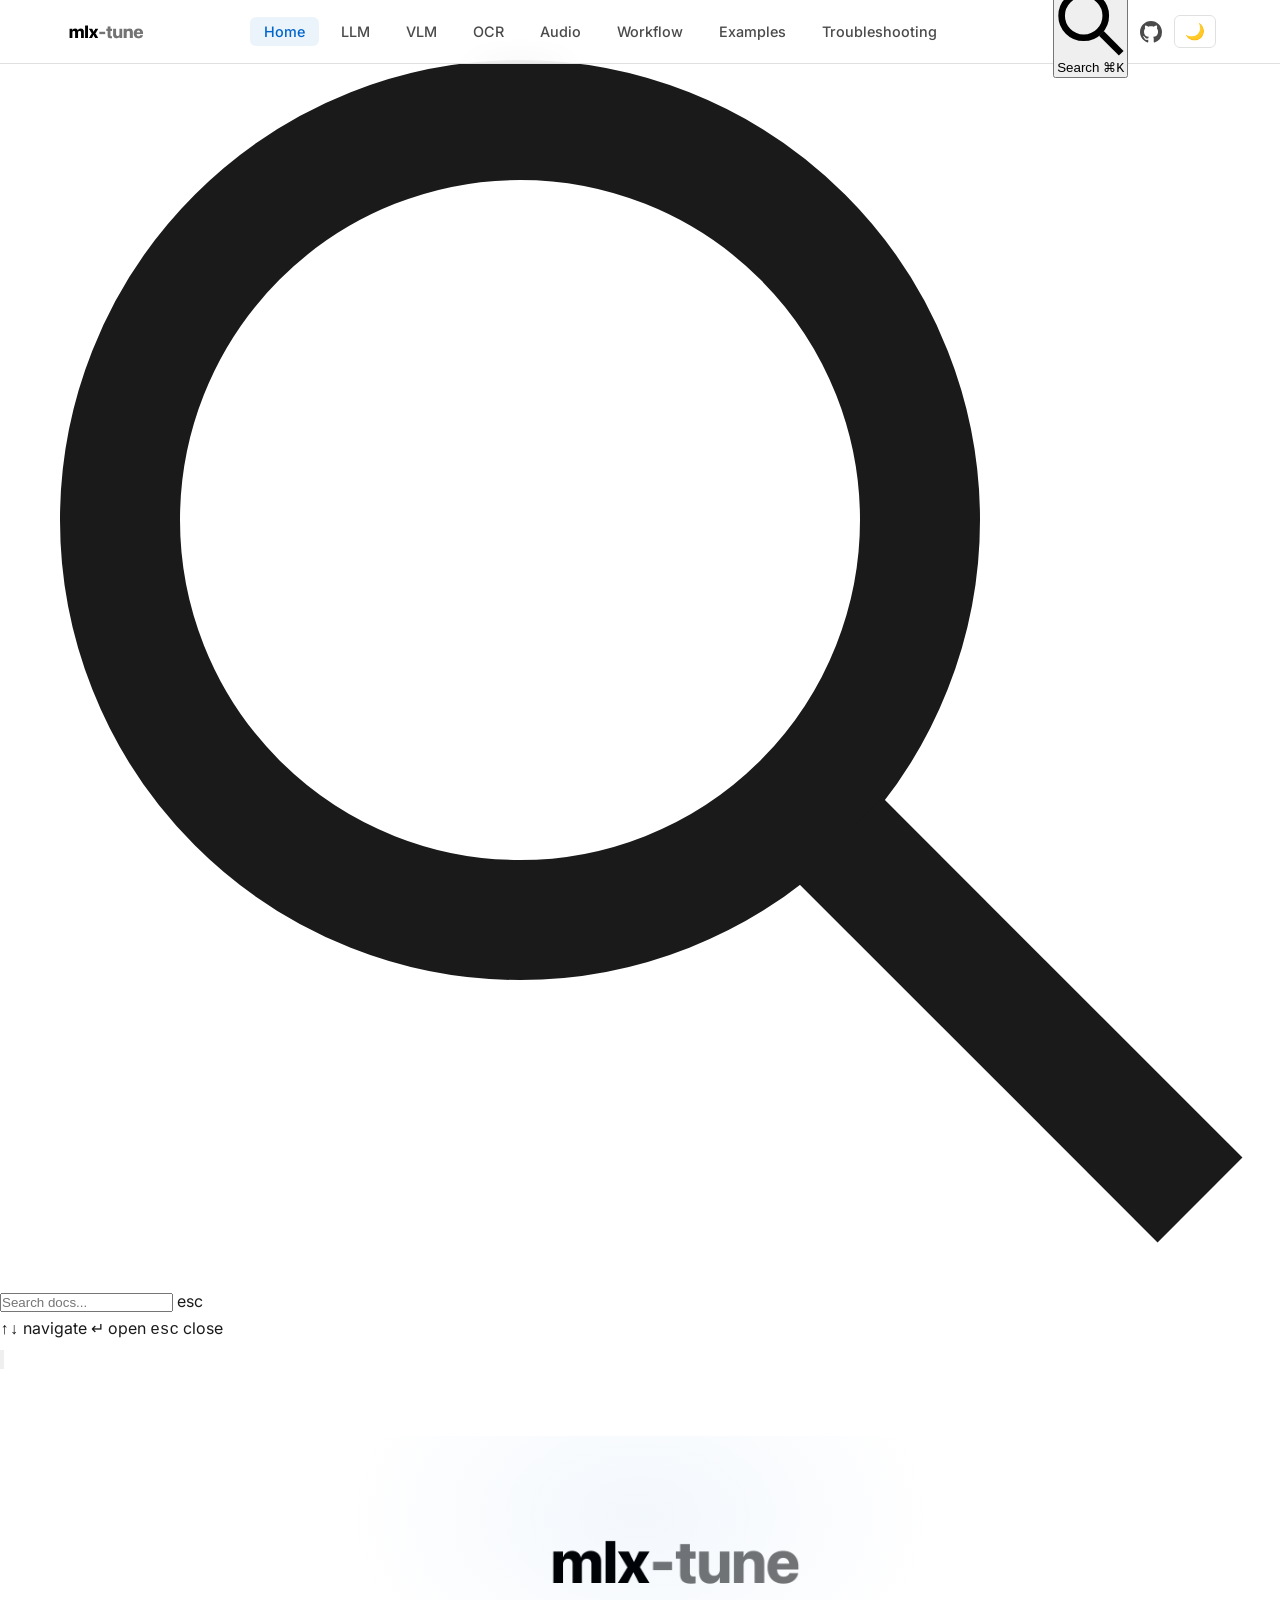
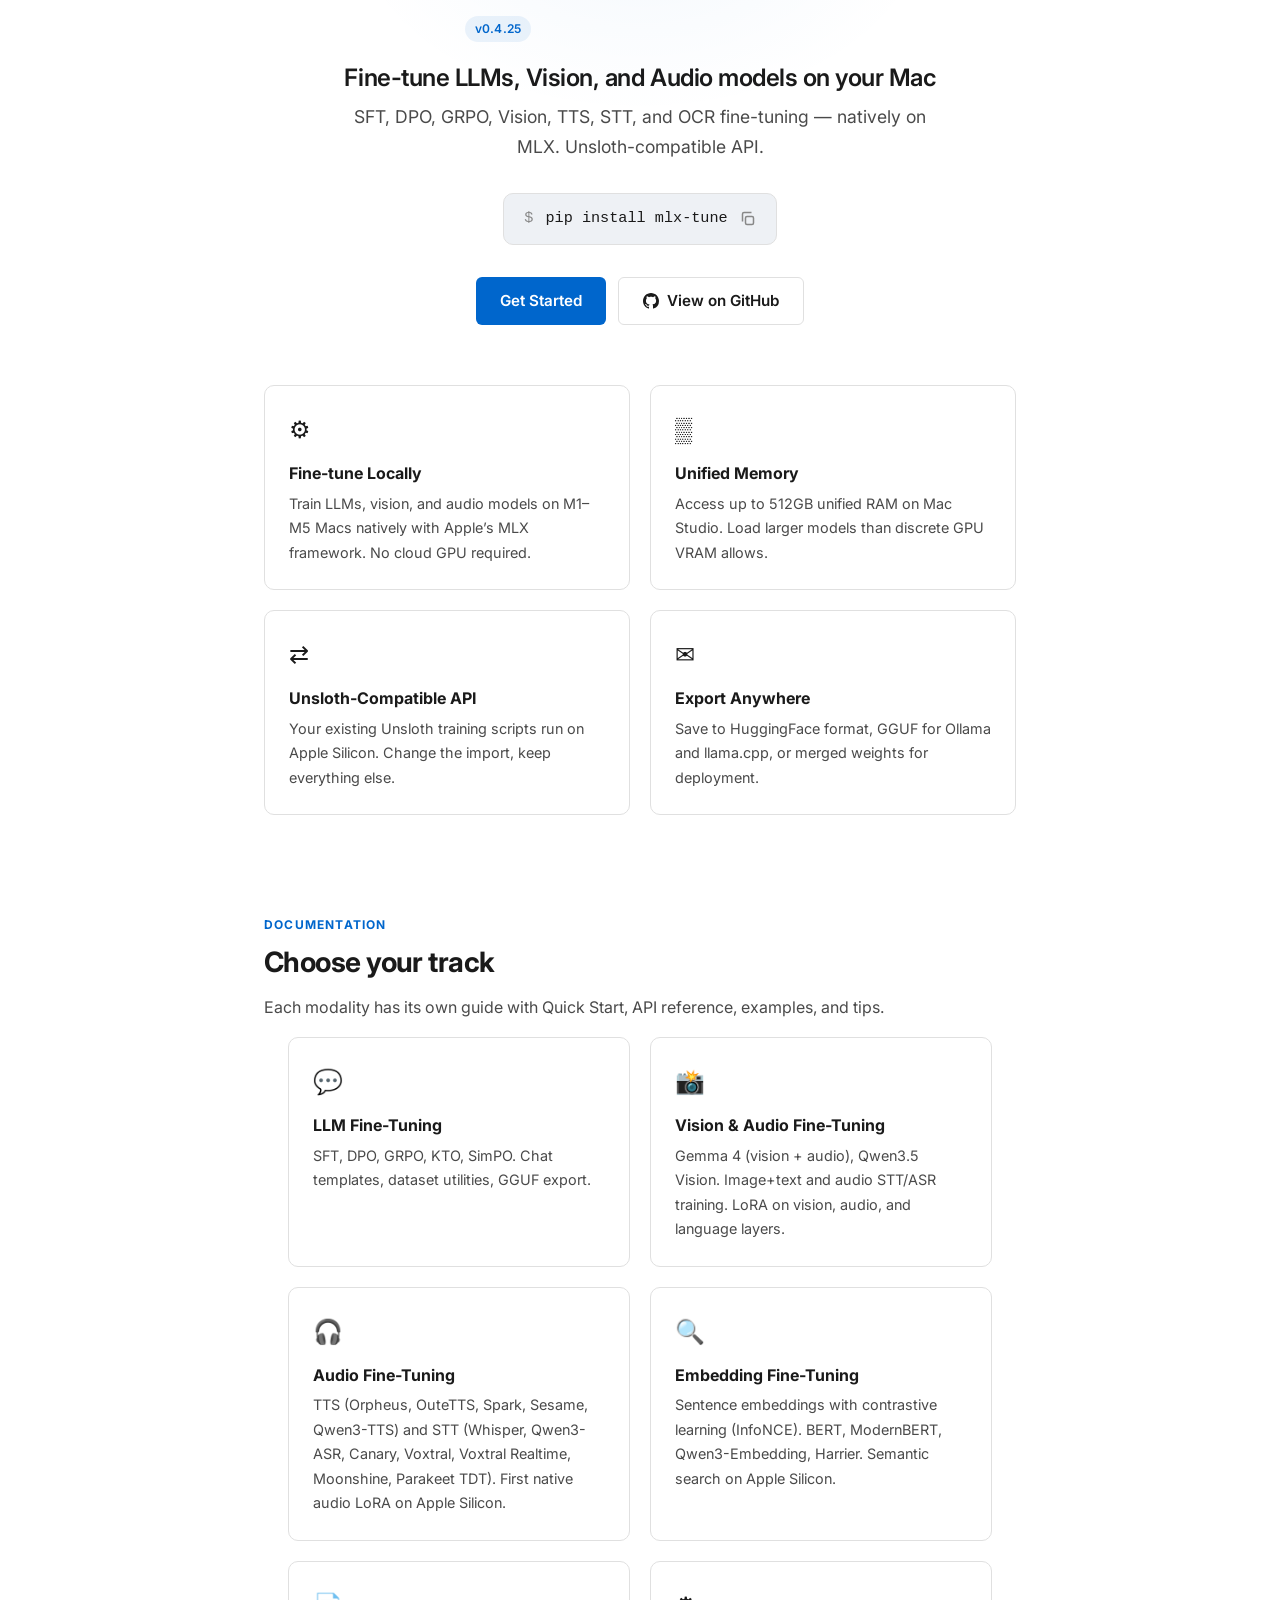
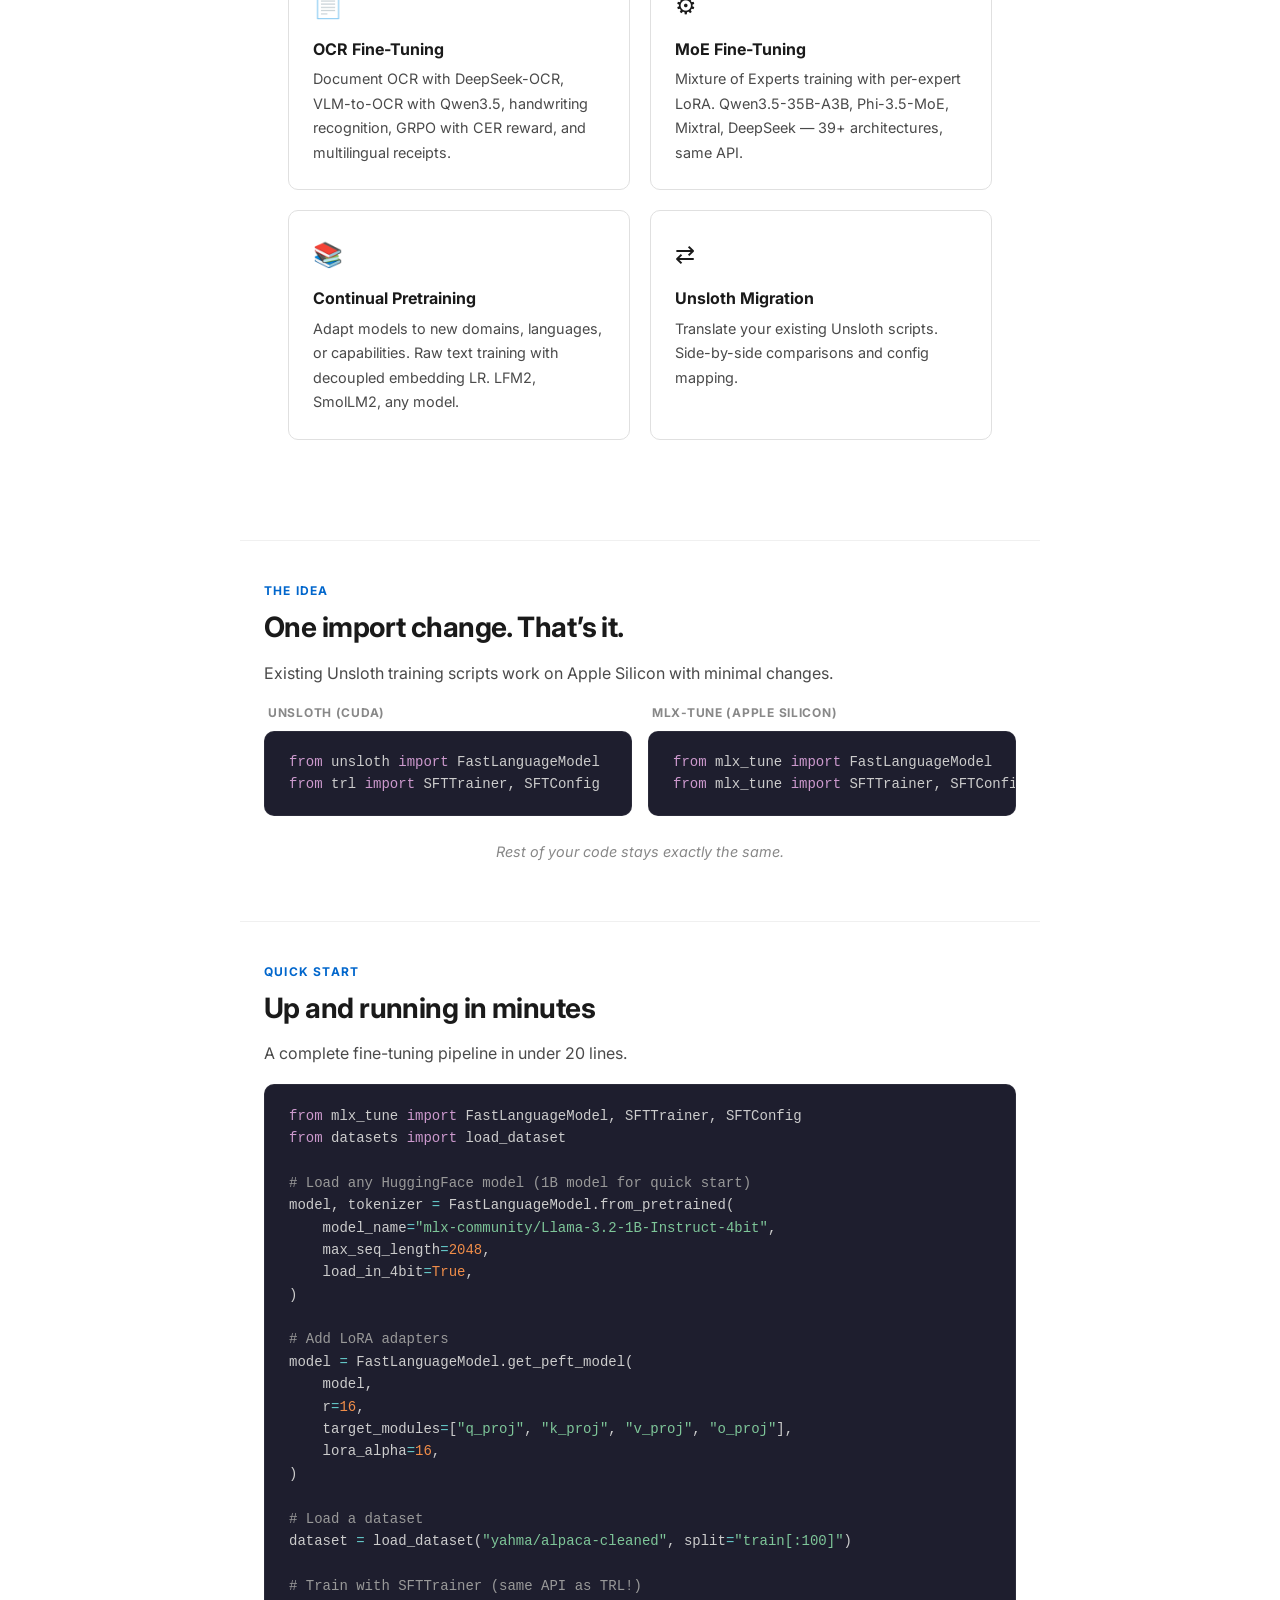
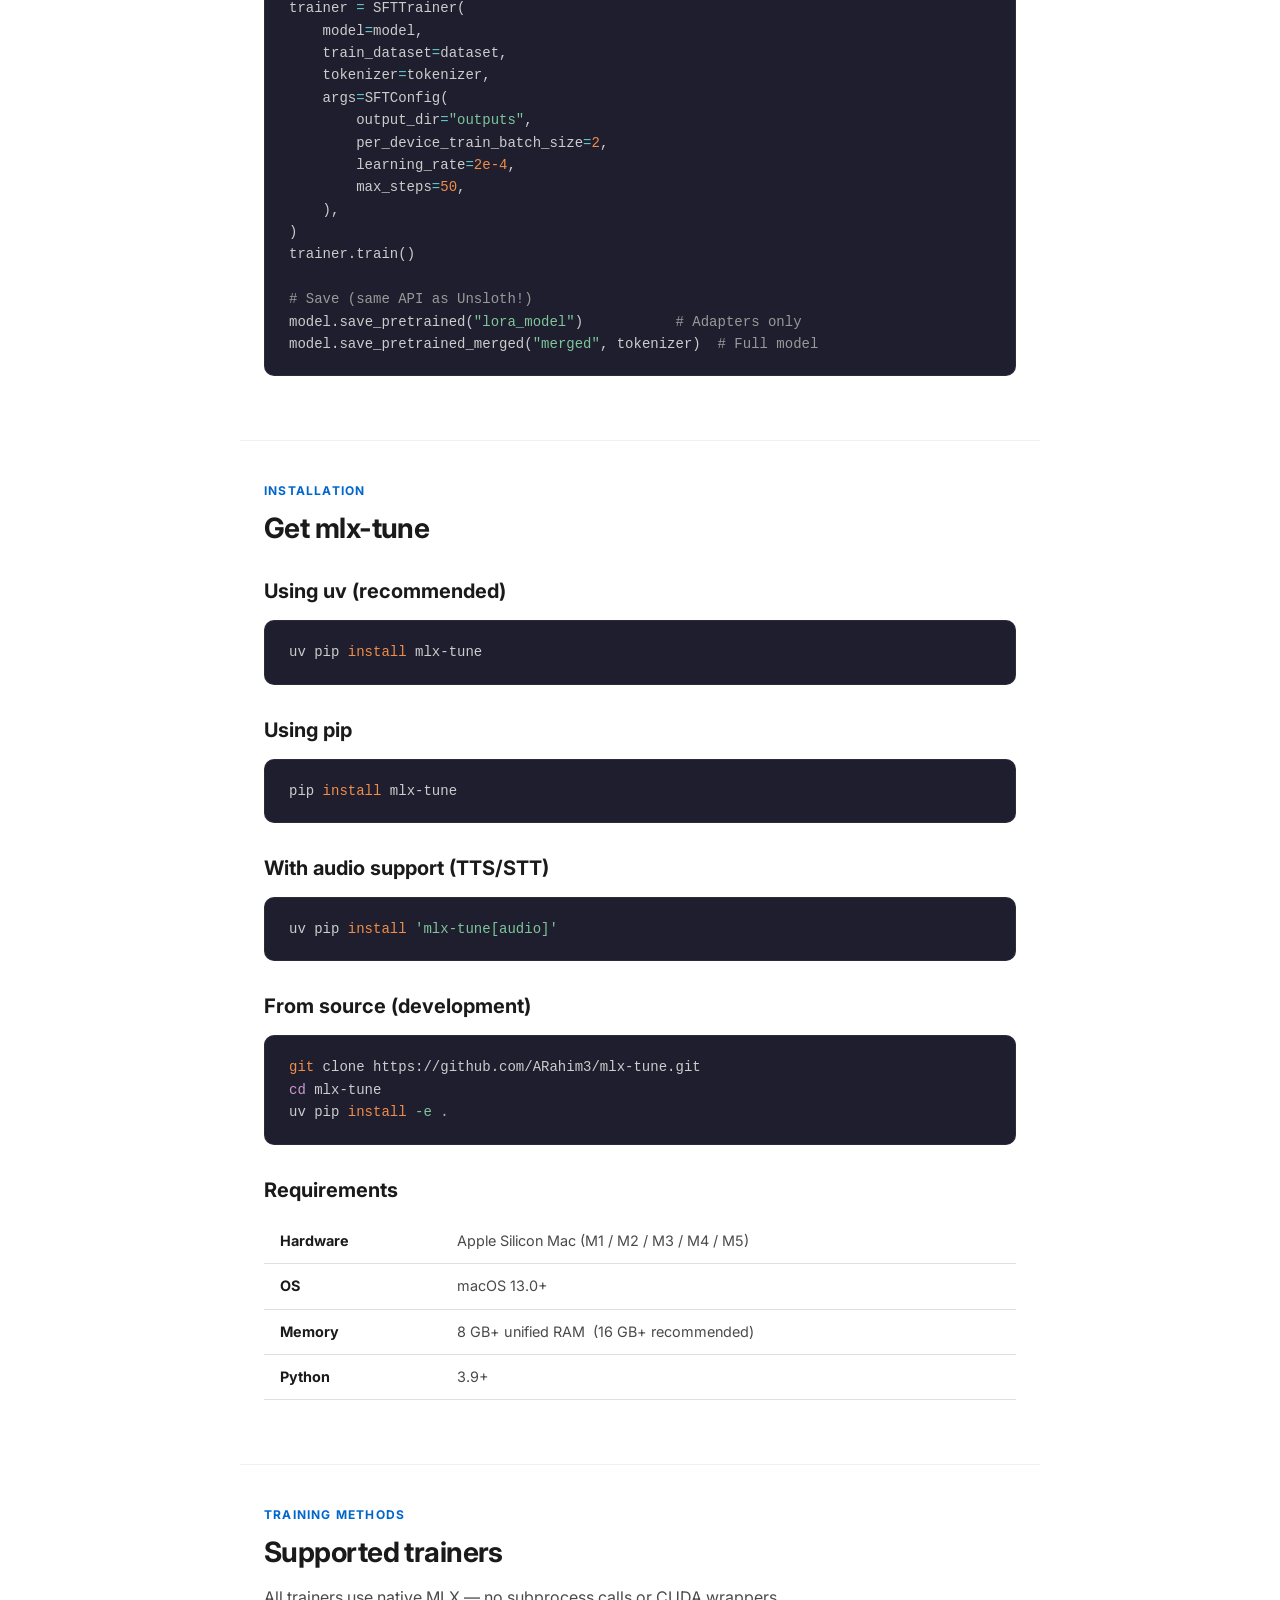
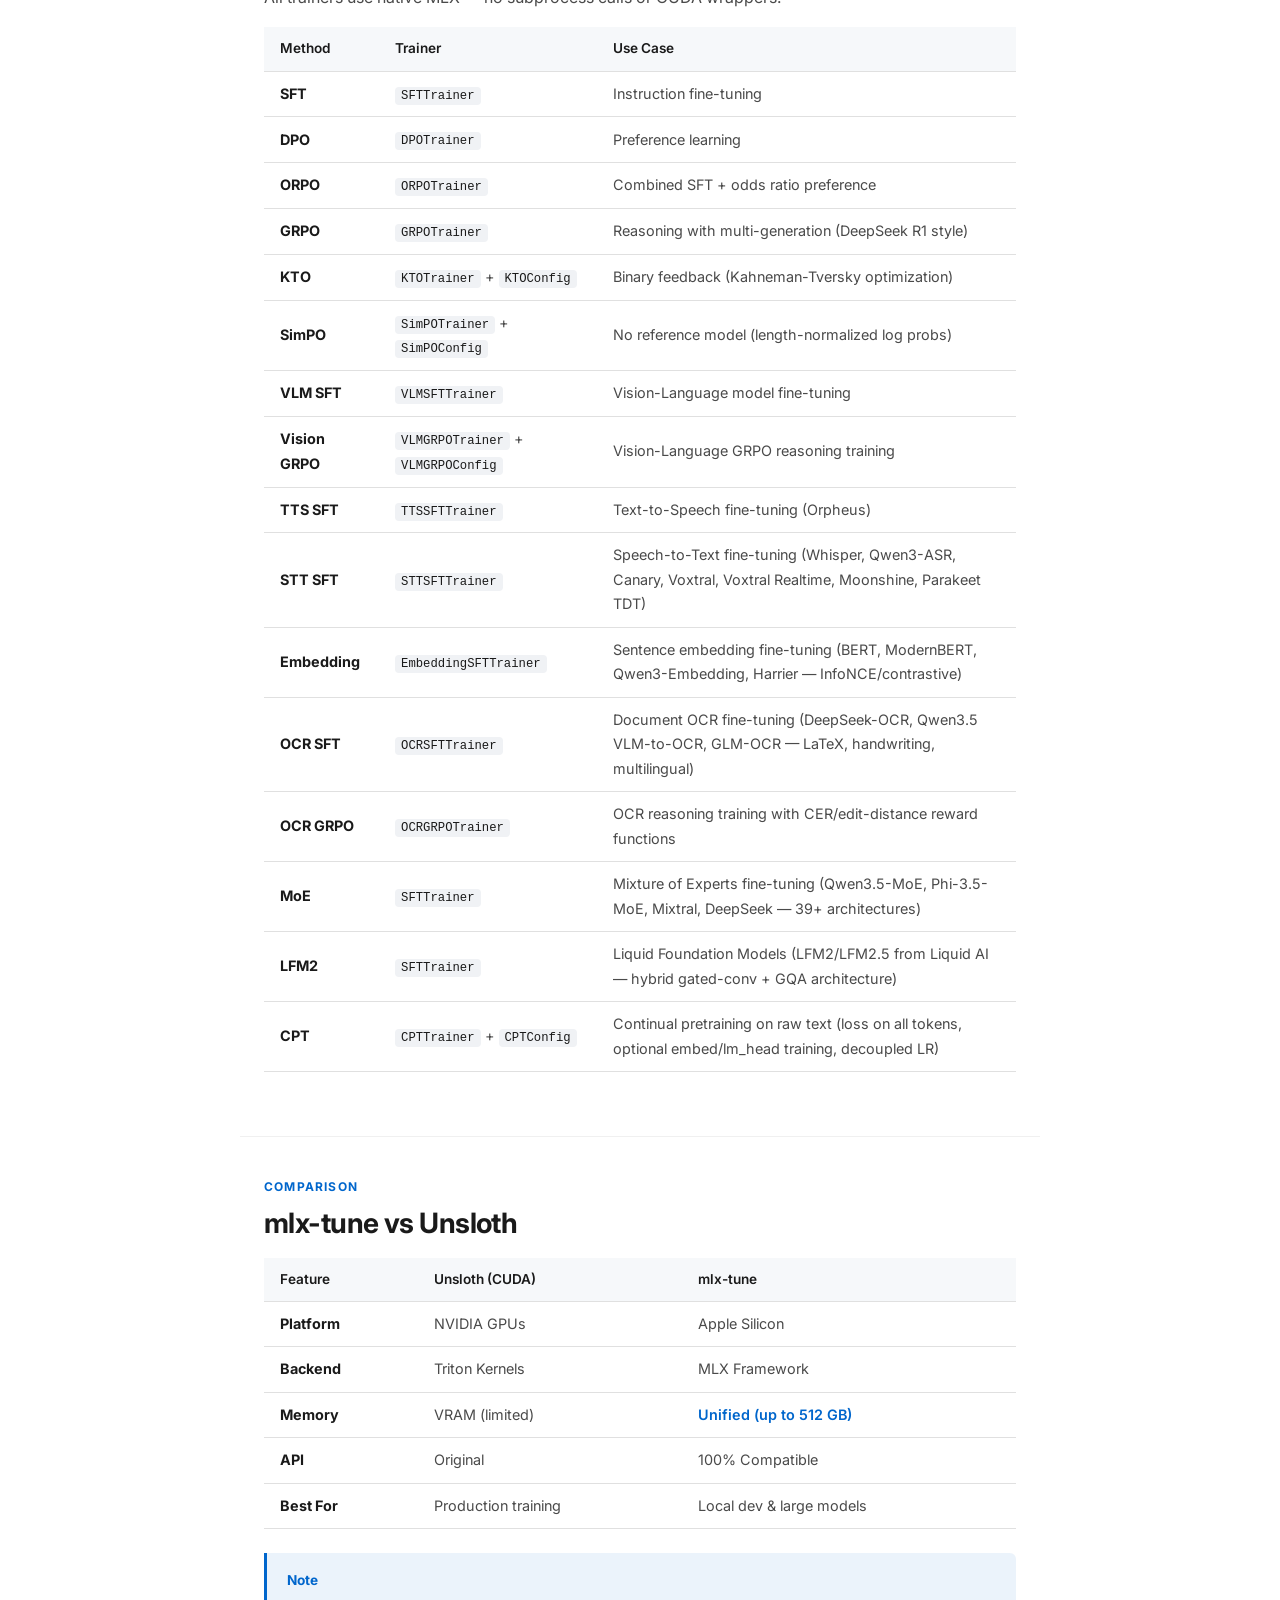
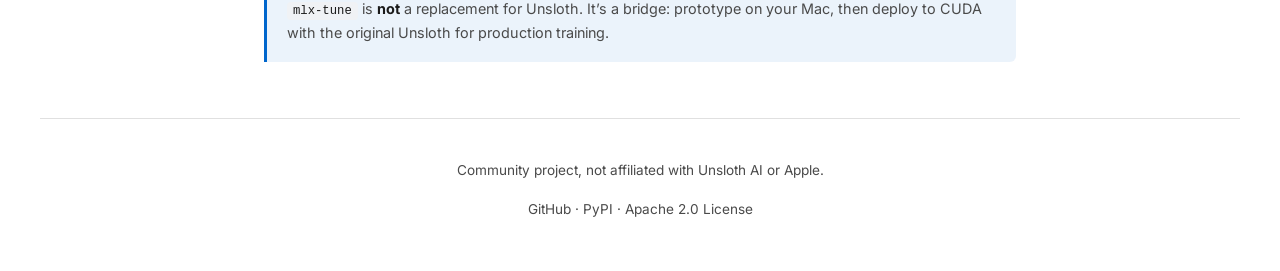
<file: docs/index.html>
<!DOCTYPE html>
<html lang="en" data-theme="light">
<head>
  <meta charset="UTF-8">
  <meta name="viewport" content="width=device-width, initial-scale=1.0">
  <title>mlx-tune &mdash; Fine-tune LLMs, Vision, Audio, and OCR models on Apple Silicon</title>
  <meta name="description" content="Fine-tune LLMs, Vision, TTS, STT, and OCR models on Apple Silicon with MLX. Unsloth-compatible API.">

  <!-- Favicon: bold "m" in SVG -->
  <link rel="icon" href="data:image/svg+xml,<svg xmlns='http://www.w3.org/2000/svg' viewBox='0 0 32 32'><rect width='32' height='32' rx='6' fill='%230d1117'/><text x='50%25' y='73%25' text-anchor='middle' font-family='system-ui,-apple-system,sans-serif' font-weight='900' font-size='22' fill='%23e6edf3'>m</text></svg>">
  <link rel="apple-touch-icon" href="assets/img/logo.png">

  <!-- Open Graph / Social -->
  <meta property="og:type" content="website">
  <meta property="og:title" content="mlx-tune - Fine-tune LLMs, Vision, and Audio models on Apple Silicon">
  <meta property="og:description" content="Fine-tune LLMs, Vision, TTS, and STT models on Apple Silicon with MLX. Unsloth-compatible API.">
  <meta property="og:image" content="https://arahim3.github.io/mlx-tune/assets/img/og-image.png?v=2">
  <meta property="og:url" content="https://arahim3.github.io/mlx-tune/">
  <meta name="twitter:card" content="summary_large_image">
  <meta name="twitter:title" content="mlx-tune - Fine-tune LLMs, Vision, and Audio models on Apple Silicon">
  <meta name="twitter:description" content="Fine-tune LLMs, Vision, TTS, and STT models on Apple Silicon with MLX.">
  <meta name="twitter:image" content="https://arahim3.github.io/mlx-tune/assets/img/og-image.png?v=2">

  <!-- Fonts -->
  <link rel="preconnect" href="https://fonts.googleapis.com">
  <link rel="preconnect" href="https://fonts.gstatic.com" crossorigin>
  <link href="https://fonts.googleapis.com/css2?family=Inter:wght@400;600;700&display=swap" rel="stylesheet">

  <!-- Styles -->
  <link rel="stylesheet" href="assets/css/prism-dark.css">
  <link rel="stylesheet" href="assets/css/style.css">

  <style>
    /* --- Page-specific hero enhancements --- */
    .hero-glow {
      position: relative;
      overflow: hidden;
    }
    .hero-glow::before {
      content: '';
      position: absolute;
      top: -120px;
      left: 50%;
      transform: translateX(-50%);
      width: 600px;
      height: 400px;
      background: radial-gradient(ellipse, var(--accent-subtle) 0%, transparent 70%);
      pointer-events: none;
      opacity: 0.6;
    }
    [data-theme="dark"] .hero-glow::before {
      opacity: 0.4;
      width: 800px;
      height: 500px;
      background: radial-gradient(ellipse, rgba(88, 166, 255, 0.06) 0%, transparent 70%);
    }

    .hero-version {
      display: inline-block;
      font-size: 0.75rem;
      font-weight: 600;
      padding: 3px 10px;
      border-radius: 20px;
      background: var(--accent-subtle);
      color: var(--accent);
      margin-bottom: 20px;
      letter-spacing: 0.02em;
    }

    .hero-install-prefix {
      color: var(--text-muted);
      user-select: none;
    }

    /* --- Section divider styling --- */
    .section-divider {
      width: 48px;
      height: 2px;
      background: var(--accent);
      border: none;
      margin: 0 0 24px;
      border-radius: 1px;
      opacity: 0.5;
    }

    /* --- Training methods status dot --- */
    .status-dot {
      display: inline-block;
      width: 8px;
      height: 8px;
      border-radius: 50%;
      background: #2ea043;
      margin-right: 6px;
      vertical-align: middle;
    }

    /* --- Comparison table highlight --- */
    .comparison-highlight {
      color: var(--accent);
      font-weight: 600;
    }

    /* --- Import note styling --- */
    .import-note {
      text-align: center;
      font-size: 0.9rem;
      color: var(--text-muted);
      margin-top: 8px;
      font-style: italic;
    }
  </style>
</head>
<body>

  <!-- ===== Navigation ===== -->
  <nav class="top-nav">
    <div class="nav-inner">
      <a href="index.html" class="nav-logo">
        <img src="assets/img/logo.png" alt="mlx-tune">
      </a>

      <ul class="nav-links">
        <li><a href="index.html" class="active">Home</a></li>
        <li><a href="llm.html">LLM</a></li>
        <li><a href="vlm.html">VLM</a></li>
        <li><a href="ocr.html">OCR</a></li>
        <li><a href="audio.html">Audio</a></li>
        <li><a href="workflow.html">Workflow</a></li>
        <li><a href="examples.html">Examples</a></li>
        <li><a href="troubleshooting.html">Troubleshooting</a></li>
      </ul>

      <div class="nav-right">
        <button class="search-trigger" aria-label="Search docs">
          <svg viewBox="0 0 16 16" fill="none" stroke="currentColor" stroke-width="1.5"><circle cx="6.5" cy="6.5" r="5"/><path d="M10.5 10.5L15 15"/></svg>
          Search
          <kbd>⌘K</kbd>
        </button>
        <a href="https://github.com/ARahim3/mlx-tune" class="github-link" target="_blank" rel="noopener" aria-label="GitHub">
          <svg viewBox="0 0 16 16" aria-hidden="true"><path d="M8 0C3.58 0 0 3.58 0 8c0 3.54 2.29 6.53 5.47 7.59.4.07.55-.17.55-.38 0-.19-.01-.82-.01-1.49-2.01.37-2.53-.49-2.69-.94-.09-.23-.48-.94-.82-1.13-.28-.15-.68-.52-.01-.53.63-.01 1.08.58 1.23.82.72 1.21 1.87.87 2.33.66.07-.52.28-.87.51-1.07-1.78-.2-3.64-.89-3.64-3.95 0-.87.31-1.59.82-2.15-.08-.2-.36-1.02.08-2.12 0 0 .67-.21 2.2.82.64-.18 1.32-.27 2-.27.68 0 1.36.09 2 .27 1.53-1.04 2.2-.82 2.2-.82.44 1.1.16 1.92.08 2.12.51.56.82 1.27.82 2.15 0 3.07-1.87 3.75-3.65 3.95.29.25.54.73.54 1.48 0 1.07-.01 1.93-.01 2.2 0 .21.15.46.55.38A8.013 8.013 0 0016 8c0-4.42-3.58-8-8-8z"/></svg>
        </a>
        <button class="theme-toggle" aria-label="Toggle theme"></button>
        <button class="mobile-toggle" aria-label="Menu">&#9776;</button>
      </div>
    </div>
  </nav>

  <!-- Search Modal -->
  <div class="search-overlay" role="dialog" aria-label="Search documentation">
    <div class="search-modal">
      <div class="search-input-wrap">
        <svg viewBox="0 0 16 16" fill="none" stroke="currentColor" stroke-width="1.5"><circle cx="6.5" cy="6.5" r="5"/><path d="M10.5 10.5L15 15"/></svg>
        <input type="text" class="search-input" placeholder="Search docs..." autocomplete="off" spellcheck="false">
        <span class="search-esc">esc</span>
      </div>
      <div class="search-results"></div>
      <div class="search-footer">
        <span class="search-footer-item"><kbd>&uarr;</kbd><kbd>&darr;</kbd> navigate</span>
        <span class="search-footer-item"><kbd>&crarr;</kbd> open</span>
        <span class="search-footer-item"><kbd>esc</kbd> close</span>
      </div>
    </div>
  </div>

  <!-- Back to Top -->
  <button class="back-to-top" aria-label="Back to top">
    <svg viewBox="0 0 16 16" fill="none" stroke="currentColor" stroke-width="2" stroke-linecap="round"><path d="M8 13V3M3 7l5-5 5 5"/></svg>
  </button>

  <!-- ===== Main Content ===== -->
  <div class="page-wrapper">
    <main class="content full-width">

      <!-- ===== Hero ===== -->
      <section class="hero hero-glow">
        <span class="hero-version">v0.4.25</span>
        <img src="assets/img/logo.png" alt="mlx-tune" class="hero-logo">
        <h1 class="hero-tagline">Fine-tune LLMs, Vision, and Audio models on your Mac</h1>
        <p class="hero-subtitle">SFT, DPO, GRPO, Vision, TTS, STT, and OCR fine-tuning &mdash; natively on MLX. Unsloth-compatible API.</p>

        <div class="hero-install" data-copy="pip install mlx-tune" role="button" tabindex="0" aria-label="Copy install command">
          <span class="copied-tooltip">Copied!</span>
          <span class="hero-install-prefix">$</span>
          <span>pip install mlx-tune</span>
          <svg class="copy-icon" width="16" height="16" viewBox="0 0 16 16" fill="none" stroke="currentColor" stroke-width="1.5"><rect x="5.5" y="5.5" width="8" height="8" rx="1.5"/><path d="M2.5 10.5V3a1.5 1.5 0 011.5-1.5h7.5"/></svg>
        </div>

        <div class="hero-buttons">
          <a href="#quick-start" class="btn btn-primary">Get Started</a>
          <a href="https://github.com/ARahim3/mlx-tune" class="btn btn-secondary" target="_blank" rel="noopener">
            <svg width="16" height="16" viewBox="0 0 16 16" fill="currentColor"><path d="M8 0C3.58 0 0 3.58 0 8c0 3.54 2.29 6.53 5.47 7.59.4.07.55-.17.55-.38 0-.19-.01-.82-.01-1.49-2.01.37-2.53-.49-2.69-.94-.09-.23-.48-.94-.82-1.13-.28-.15-.68-.52-.01-.53.63-.01 1.08.58 1.23.82.72 1.21 1.87.87 2.33.66.07-.52.28-.87.51-1.07-1.78-.2-3.64-.89-3.64-3.95 0-.87.31-1.59.82-2.15-.08-.2-.36-1.02.08-2.12 0 0 .67-.21 2.2.82.64-.18 1.32-.27 2-.27.68 0 1.36.09 2 .27 1.53-1.04 2.2-.82 2.2-.82.44 1.1.16 1.92.08 2.12.51.56.82 1.27.82 2.15 0 3.07-1.87 3.75-3.65 3.95.29.25.54.73.54 1.48 0 1.07-.01 1.93-.01 2.2 0 .21.15.46.55.38A8.013 8.013 0 0016 8c0-4.42-3.58-8-8-8z"/></svg>
            View on GitHub
          </a>
        </div>
      </section>

      <!-- ===== Feature Cards ===== -->
      <div class="features">
        <div class="feature-card">
          <div class="feature-icon">&#9881;</div>
          <h3>Fine-tune Locally</h3>
          <p>Train LLMs, vision, and audio models on M1&ndash;M5 Macs natively with Apple&rsquo;s MLX framework. No cloud GPU required.</p>
        </div>
        <div class="feature-card">
          <div class="feature-icon">&#9618;</div>
          <h3>Unified Memory</h3>
          <p>Access up to 512GB unified RAM on Mac Studio. Load larger models than discrete GPU VRAM allows.</p>
        </div>
        <div class="feature-card">
          <div class="feature-icon">&#8644;</div>
          <h3>Unsloth-Compatible API</h3>
          <p>Your existing Unsloth training scripts run on Apple Silicon. Change the import, keep everything else.</p>
        </div>
        <div class="feature-card">
          <div class="feature-icon">&#9993;</div>
          <h3>Export Anywhere</h3>
          <p>Save to HuggingFace format, GGUF for Ollama and llama.cpp, or merged weights for deployment.</p>
        </div>
      </div>

      <!-- ===== Track Cards ===== -->
      <section class="section" id="tracks">
        <div class="section-label">Documentation</div>
        <h2 style="margin-top: 0;">Choose your track</h2>
        <p>Each modality has its own guide with Quick Start, API reference, examples, and tips.</p>

        <div class="features">
          <a href="llm.html" class="feature-card" style="text-decoration:none; color:inherit; cursor:pointer;">
            <div class="feature-icon">&#128172;</div>
            <h3>LLM Fine-Tuning</h3>
            <p>SFT, DPO, GRPO, KTO, SimPO. Chat templates, dataset utilities, GGUF export.</p>
          </a>
          <a href="vlm.html" class="feature-card" style="text-decoration:none; color:inherit; cursor:pointer;">
            <div class="feature-icon">&#128248;</div>
            <h3>Vision &amp; Audio Fine-Tuning</h3>
            <p>Gemma 4 (vision + audio), Qwen3.5 Vision. Image+text and audio STT/ASR training. LoRA on vision, audio, and language layers.</p>
          </a>
          <a href="audio.html" class="feature-card" style="text-decoration:none; color:inherit; cursor:pointer;">
            <div class="feature-icon">&#127911;</div>
            <h3>Audio Fine-Tuning</h3>
            <p>TTS (Orpheus, OuteTTS, Spark, Sesame, Qwen3-TTS) and STT (Whisper, Qwen3-ASR, Canary, Voxtral, Voxtral Realtime, Moonshine, Parakeet TDT). First native audio LoRA on Apple Silicon.</p>
          </a>
          <a href="llm.html#embedding" class="feature-card" style="text-decoration:none; color:inherit; cursor:pointer;">
            <div class="feature-icon">&#128269;</div>
            <h3>Embedding Fine-Tuning</h3>
            <p>Sentence embeddings with contrastive learning (InfoNCE). BERT, ModernBERT, Qwen3-Embedding, Harrier. Semantic search on Apple Silicon.</p>
          </a>
          <a href="ocr.html" class="feature-card" style="text-decoration:none; color:inherit; cursor:pointer;">
            <div class="feature-icon">&#128196;</div>
            <h3>OCR Fine-Tuning</h3>
            <p>Document OCR with DeepSeek-OCR, VLM-to-OCR with Qwen3.5, handwriting recognition, GRPO with CER reward, and multilingual receipts.</p>
          </a>
          <a href="llm.html#moe" class="feature-card" style="text-decoration:none; color:inherit; cursor:pointer;">
            <div class="feature-icon">&#9881;</div>
            <h3>MoE Fine-Tuning</h3>
            <p>Mixture of Experts training with per-expert LoRA. Qwen3.5-35B-A3B, Phi-3.5-MoE, Mixtral, DeepSeek &mdash; 39+ architectures, same API.</p>
          </a>
          <a href="llm.html#cpt" class="feature-card" style="text-decoration:none; color:inherit; cursor:pointer;">
            <div class="feature-icon">&#128218;</div>
            <h3>Continual Pretraining</h3>
            <p>Adapt models to new domains, languages, or capabilities. Raw text training with decoupled embedding LR. LFM2, SmolLM2, any model.</p>
          </a>
          <a href="workflow.html" class="feature-card" style="text-decoration:none; color:inherit; cursor:pointer;">
            <div class="feature-icon">&#8644;</div>
            <h3>Unsloth Migration</h3>
            <p>Translate your existing Unsloth scripts. Side-by-side comparisons and config mapping.</p>
          </a>
        </div>
      </section>

      <!-- ===== Import Comparison ===== -->
      <section class="section">
        <div class="section-label">The Idea</div>
        <h2 style="margin-top: 0;">One import change. That&rsquo;s it.</h2>
        <p>Existing Unsloth training scripts work on Apple Silicon with minimal changes.</p>

        <div class="code-compare">
          <div class="code-compare-panel">
            <div class="code-compare-label">Unsloth (CUDA)</div>
            <div class="code-block-wrapper">
              <button class="copy-btn">Copy</button>
              <pre><code class="language-python">from unsloth import FastLanguageModel
from trl import SFTTrainer, SFTConfig</code></pre>
            </div>
          </div>
          <div class="code-compare-panel">
            <div class="code-compare-label">mlx-tune (Apple Silicon)</div>
            <div class="code-block-wrapper">
              <button class="copy-btn">Copy</button>
              <pre><code class="language-python">from mlx_tune import FastLanguageModel
from mlx_tune import SFTTrainer, SFTConfig</code></pre>
            </div>
          </div>
        </div>
        <p class="import-note">Rest of your code stays exactly the same.</p>
      </section>

      <!-- ===== Quick Start ===== -->
      <section class="section" id="quick-start">
        <div class="section-label">Quick Start</div>
        <h2 style="margin-top: 0;">Up and running in minutes</h2>
        <p>A complete fine-tuning pipeline in under 20 lines.</p>

        <div class="code-block-wrapper">
          <button class="copy-btn">Copy</button>
          <pre><code class="language-python">from mlx_tune import FastLanguageModel, SFTTrainer, SFTConfig
from datasets import load_dataset

# Load any HuggingFace model (1B model for quick start)
model, tokenizer = FastLanguageModel.from_pretrained(
    model_name="mlx-community/Llama-3.2-1B-Instruct-4bit",
    max_seq_length=2048,
    load_in_4bit=True,
)

# Add LoRA adapters
model = FastLanguageModel.get_peft_model(
    model,
    r=16,
    target_modules=["q_proj", "k_proj", "v_proj", "o_proj"],
    lora_alpha=16,
)

# Load a dataset
dataset = load_dataset("yahma/alpaca-cleaned", split="train[:100]")

# Train with SFTTrainer (same API as TRL!)
trainer = SFTTrainer(
    model=model,
    train_dataset=dataset,
    tokenizer=tokenizer,
    args=SFTConfig(
        output_dir="outputs",
        per_device_train_batch_size=2,
        learning_rate=2e-4,
        max_steps=50,
    ),
)
trainer.train()

# Save (same API as Unsloth!)
model.save_pretrained("lora_model")           # Adapters only
model.save_pretrained_merged("merged", tokenizer)  # Full model</code></pre>
        </div>
      </section>

      <!-- ===== Installation ===== -->
      <section class="section" id="installation">
        <div class="section-label">Installation</div>
        <h2 style="margin-top: 0;">Get mlx-tune</h2>

        <h3>Using uv (recommended)</h3>
        <div class="code-block-wrapper">
          <button class="copy-btn">Copy</button>
          <pre><code class="language-bash">uv pip install mlx-tune</code></pre>
        </div>

        <h3>Using pip</h3>
        <div class="code-block-wrapper">
          <button class="copy-btn">Copy</button>
          <pre><code class="language-bash">pip install mlx-tune</code></pre>
        </div>

        <h3>With audio support (TTS/STT)</h3>
        <div class="code-block-wrapper">
          <button class="copy-btn">Copy</button>
          <pre><code class="language-bash">uv pip install 'mlx-tune[audio]'</code></pre>
        </div>

        <h3>From source (development)</h3>
        <div class="code-block-wrapper">
          <button class="copy-btn">Copy</button>
          <pre><code class="language-bash">git clone https://github.com/ARahim3/mlx-tune.git
cd mlx-tune
uv pip install -e .</code></pre>
        </div>

        <h3>Requirements</h3>
        <table>
          <tbody>
            <tr><td><strong>Hardware</strong></td><td>Apple Silicon Mac (M1 / M2 / M3 / M4 / M5)</td></tr>
            <tr><td><strong>OS</strong></td><td>macOS 13.0+</td></tr>
            <tr><td><strong>Memory</strong></td><td>8 GB+ unified RAM &nbsp;(16 GB+ recommended)</td></tr>
            <tr><td><strong>Python</strong></td><td>3.9+</td></tr>
          </tbody>
        </table>
      </section>

      <!-- ===== Training Methods ===== -->
      <section class="section" id="training-methods">
        <div class="section-label">Training Methods</div>
        <h2 style="margin-top: 0;">Supported trainers</h2>
        <p>All trainers use native MLX &mdash; no subprocess calls or CUDA wrappers.</p>

        <table>
          <thead>
            <tr>
              <th>Method</th>
              <th>Trainer</th>
              <th>Use Case</th>
            </tr>
          </thead>
          <tbody>
            <tr>
              <td><strong>SFT</strong></td>
              <td><code>SFTTrainer</code></td>
              <td>Instruction fine-tuning</td>
            </tr>
            <tr>
              <td><strong>DPO</strong></td>
              <td><code>DPOTrainer</code></td>
              <td>Preference learning</td>
            </tr>
            <tr>
              <td><strong>ORPO</strong></td>
              <td><code>ORPOTrainer</code></td>
              <td>Combined SFT + odds ratio preference</td>
            </tr>
            <tr>
              <td><strong>GRPO</strong></td>
              <td><code>GRPOTrainer</code></td>
              <td>Reasoning with multi-generation (DeepSeek R1 style)</td>
            </tr>
            <tr>
              <td><strong>KTO</strong></td>
              <td><code>KTOTrainer</code> + <code>KTOConfig</code></td>
              <td>Binary feedback (Kahneman-Tversky optimization)</td>
            </tr>
            <tr>
              <td><strong>SimPO</strong></td>
              <td><code>SimPOTrainer</code> + <code>SimPOConfig</code></td>
              <td>No reference model (length-normalized log probs)</td>
            </tr>
            <tr>
              <td><strong>VLM SFT</strong></td>
              <td><code>VLMSFTTrainer</code></td>
              <td>Vision-Language model fine-tuning</td>
            </tr>
            <tr>
              <td><strong>Vision GRPO</strong></td>
              <td><code>VLMGRPOTrainer</code> + <code>VLMGRPOConfig</code></td>
              <td>Vision-Language GRPO reasoning training</td>
            </tr>
            <tr>
              <td><strong>TTS SFT</strong></td>
              <td><code>TTSSFTTrainer</code></td>
              <td>Text-to-Speech fine-tuning (Orpheus)</td>
            </tr>
            <tr>
              <td><strong>STT SFT</strong></td>
              <td><code>STTSFTTrainer</code></td>
              <td>Speech-to-Text fine-tuning (Whisper, Qwen3-ASR, Canary, Voxtral, Voxtral Realtime, Moonshine, Parakeet TDT)</td>
            </tr>
            <tr>
              <td><strong>Embedding</strong></td>
              <td><code>EmbeddingSFTTrainer</code></td>
              <td>Sentence embedding fine-tuning (BERT, ModernBERT, Qwen3-Embedding, Harrier — InfoNCE/contrastive)</td>
            </tr>
            <tr>
              <td><strong>OCR SFT</strong></td>
              <td><code>OCRSFTTrainer</code></td>
              <td>Document OCR fine-tuning (DeepSeek-OCR, Qwen3.5 VLM-to-OCR, GLM-OCR &mdash; LaTeX, handwriting, multilingual)</td>
            </tr>
            <tr>
              <td><strong>OCR GRPO</strong></td>
              <td><code>OCRGRPOTrainer</code></td>
              <td>OCR reasoning training with CER/edit-distance reward functions</td>
            </tr>
            <tr>
              <td><strong>MoE</strong></td>
              <td><code>SFTTrainer</code></td>
              <td>Mixture of Experts fine-tuning (Qwen3.5-MoE, Phi-3.5-MoE, Mixtral, DeepSeek — 39+ architectures)</td>
            </tr>
            <tr>
              <td><strong>LFM2</strong></td>
              <td><code>SFTTrainer</code></td>
              <td>Liquid Foundation Models (LFM2/LFM2.5 from Liquid AI — hybrid gated-conv + GQA architecture)</td>
            </tr>
            <tr>
              <td><strong>CPT</strong></td>
              <td><code>CPTTrainer</code> + <code>CPTConfig</code></td>
              <td>Continual pretraining on raw text (loss on all tokens, optional embed/lm_head training, decoupled LR)</td>
            </tr>
          </tbody>
        </table>
      </section>

      <!-- ===== Comparison ===== -->
      <section class="section" id="comparison">
        <div class="section-label">Comparison</div>
        <h2 style="margin-top: 0;">mlx-tune vs Unsloth</h2>

        <table>
          <thead>
            <tr>
              <th>Feature</th>
              <th>Unsloth (CUDA)</th>
              <th>mlx-tune</th>
            </tr>
          </thead>
          <tbody>
            <tr>
              <td><strong>Platform</strong></td>
              <td>NVIDIA GPUs</td>
              <td>Apple Silicon</td>
            </tr>
            <tr>
              <td><strong>Backend</strong></td>
              <td>Triton Kernels</td>
              <td>MLX Framework</td>
            </tr>
            <tr>
              <td><strong>Memory</strong></td>
              <td>VRAM (limited)</td>
              <td class="comparison-highlight">Unified (up to 512 GB)</td>
            </tr>
            <tr>
              <td><strong>API</strong></td>
              <td>Original</td>
              <td>100% Compatible</td>
            </tr>
            <tr>
              <td><strong>Best For</strong></td>
              <td>Production training</td>
              <td>Local dev &amp; large models</td>
            </tr>
          </tbody>
        </table>

        <div class="callout">
          <div class="callout-title">Note</div>
          <p><code>mlx-tune</code> is <strong>not</strong> a replacement for Unsloth. It&rsquo;s a bridge: prototype on your Mac, then deploy to CUDA with the original Unsloth for production training.</p>
        </div>
      </section>

      <!-- ===== Footer ===== -->
      <footer class="footer">
        <p>Community project, not affiliated with Unsloth AI or Apple.</p>
        <p><a href="https://github.com/ARahim3/mlx-tune">GitHub</a> &middot; <a href="https://pypi.org/project/mlx-tune/">PyPI</a> &middot; Apache 2.0 License</p>
      </footer>

    </main>
  </div>

  <!-- ===== Scripts ===== -->
  <script src="assets/js/prism.min.js"></script>
  <script src="assets/js/prism-python.min.js"></script>
  <script src="assets/js/prism-bash.min.js"></script>
  <script src="assets/js/search-index.js"></script>
  <script src="assets/js/main.js"></script>
</body>
</html>
</file>
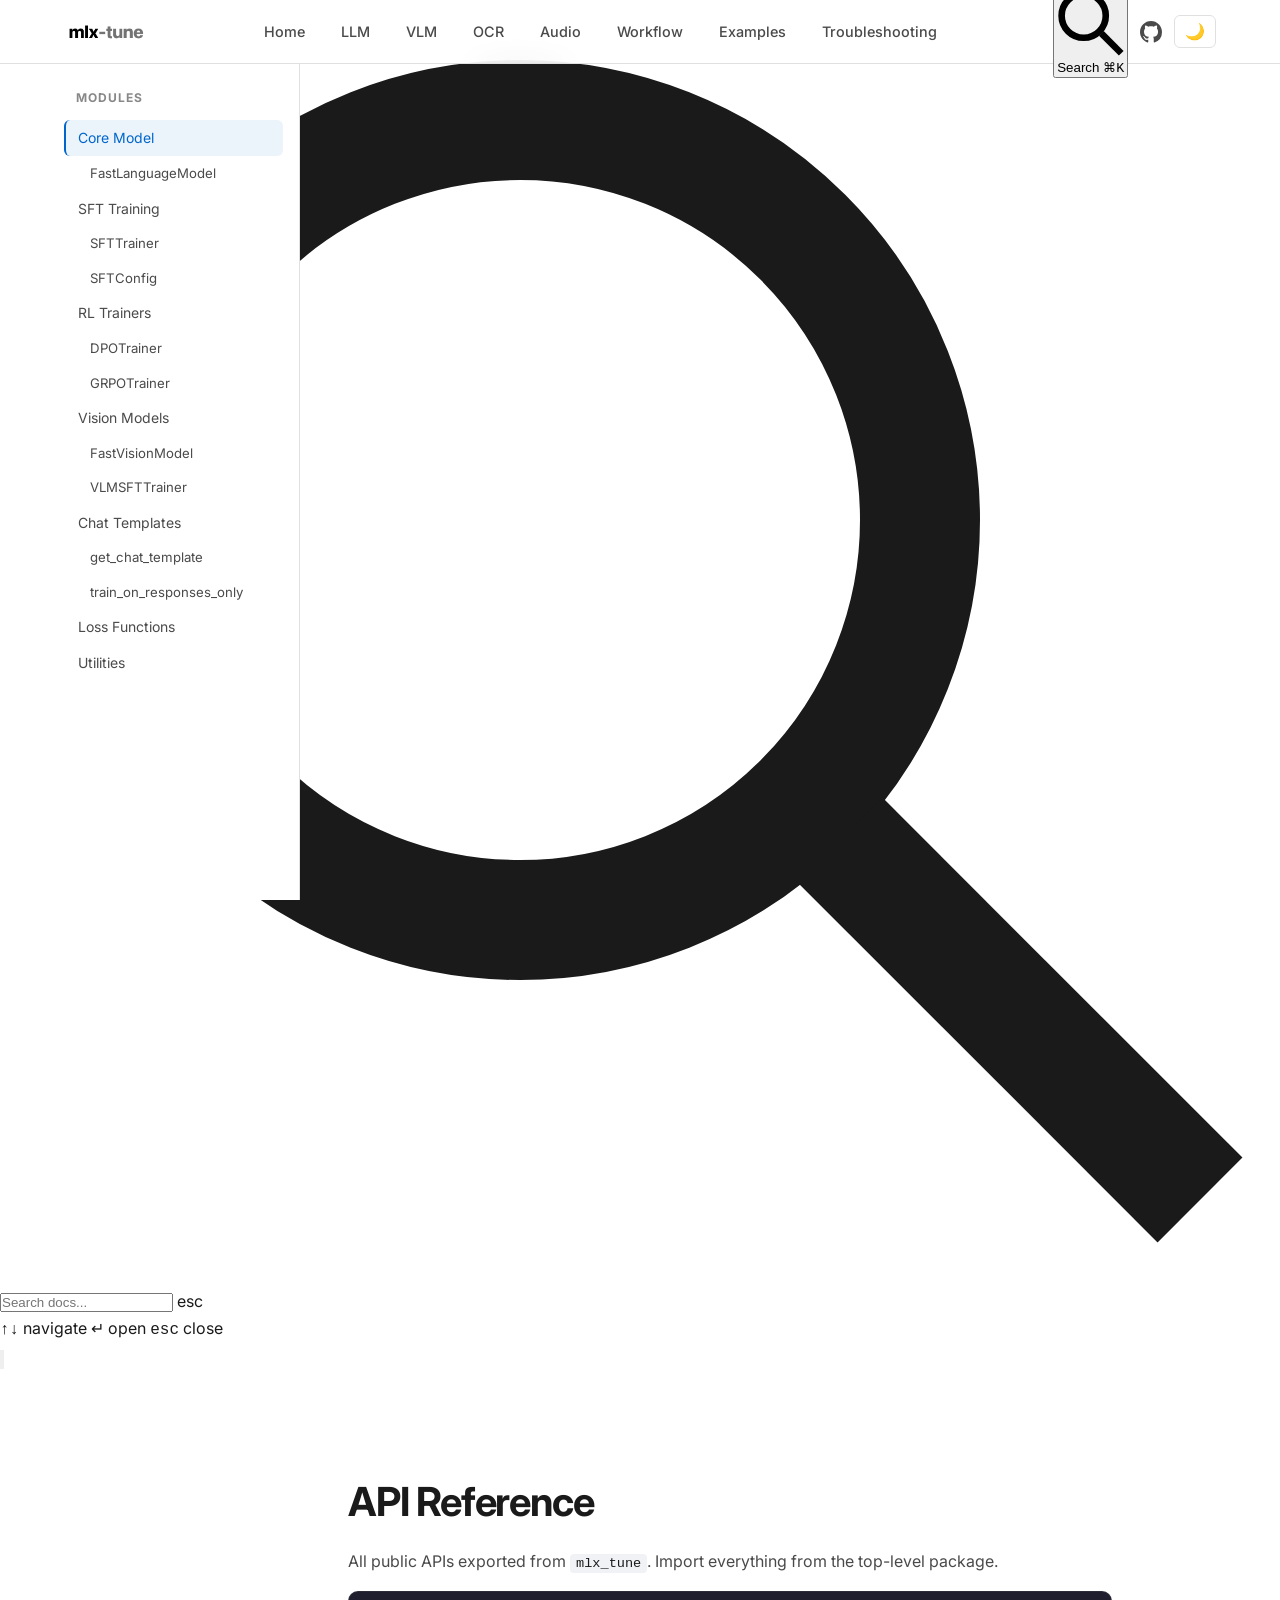
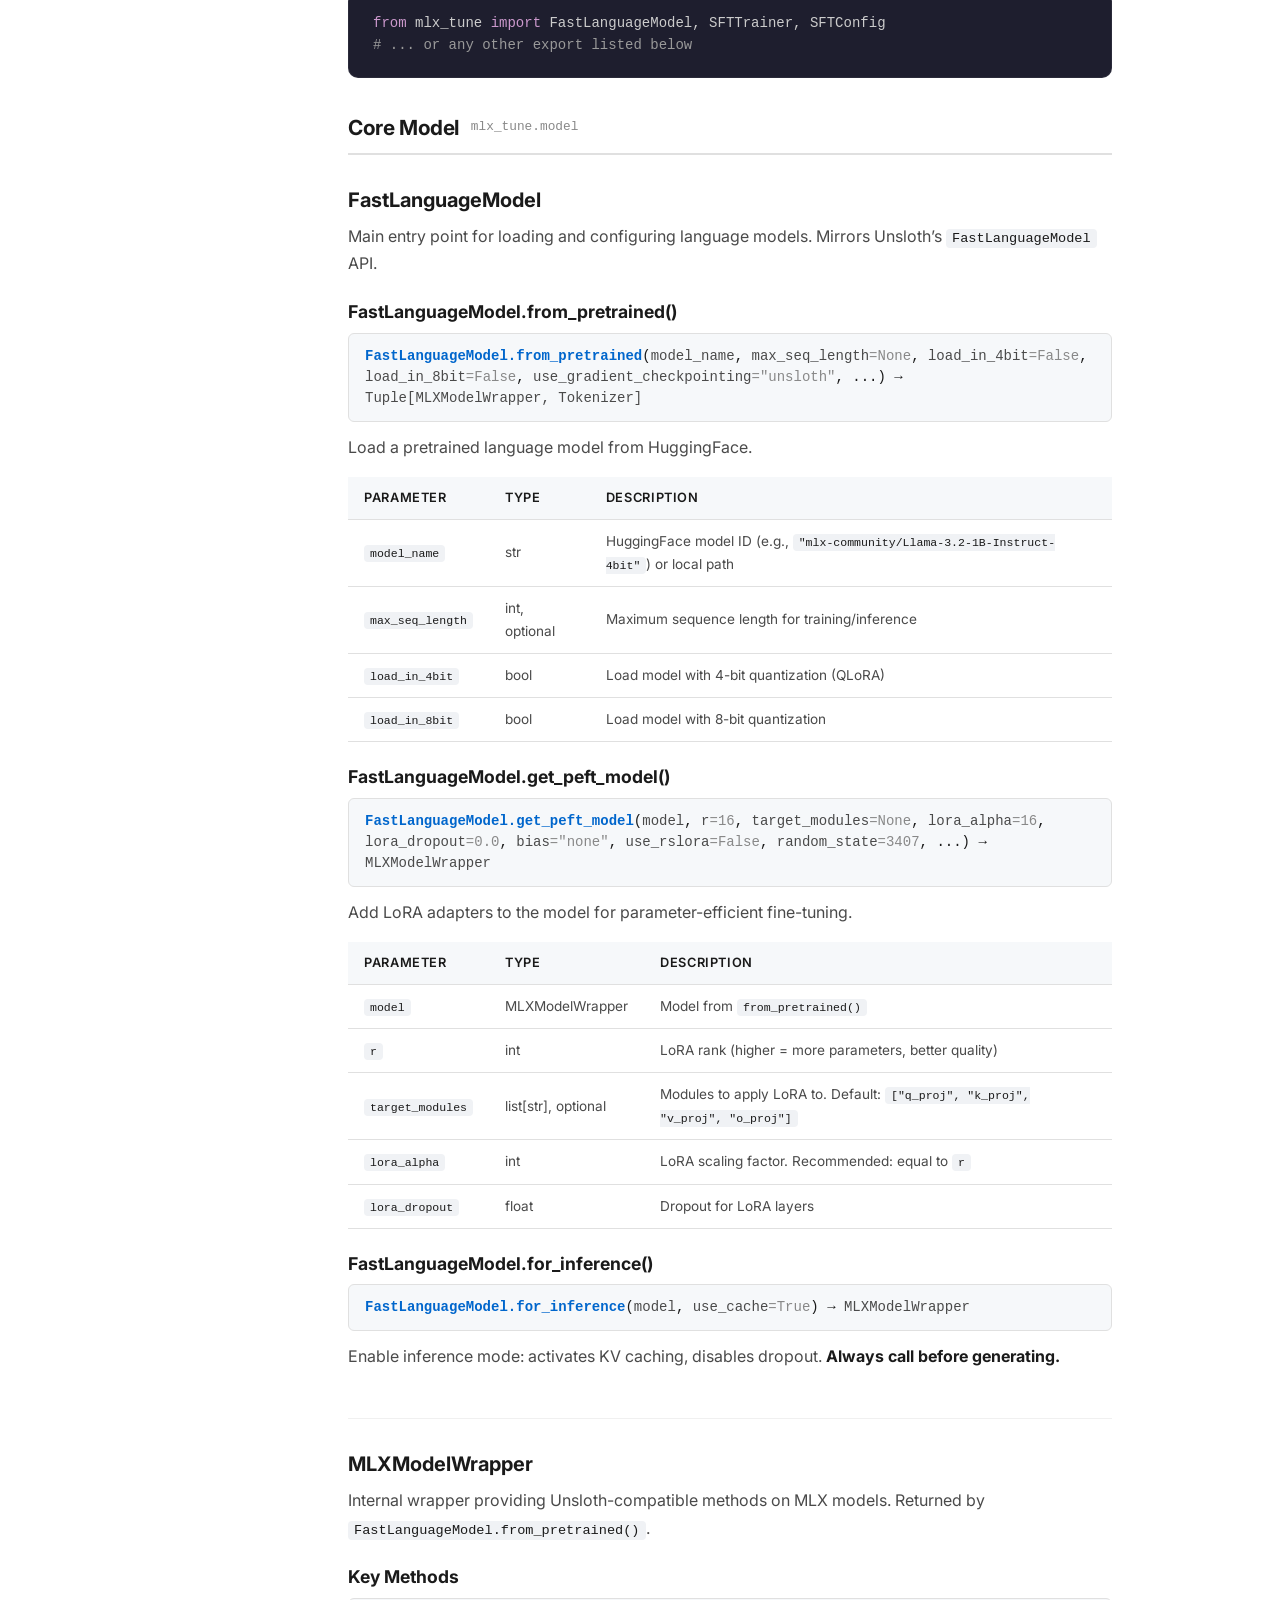
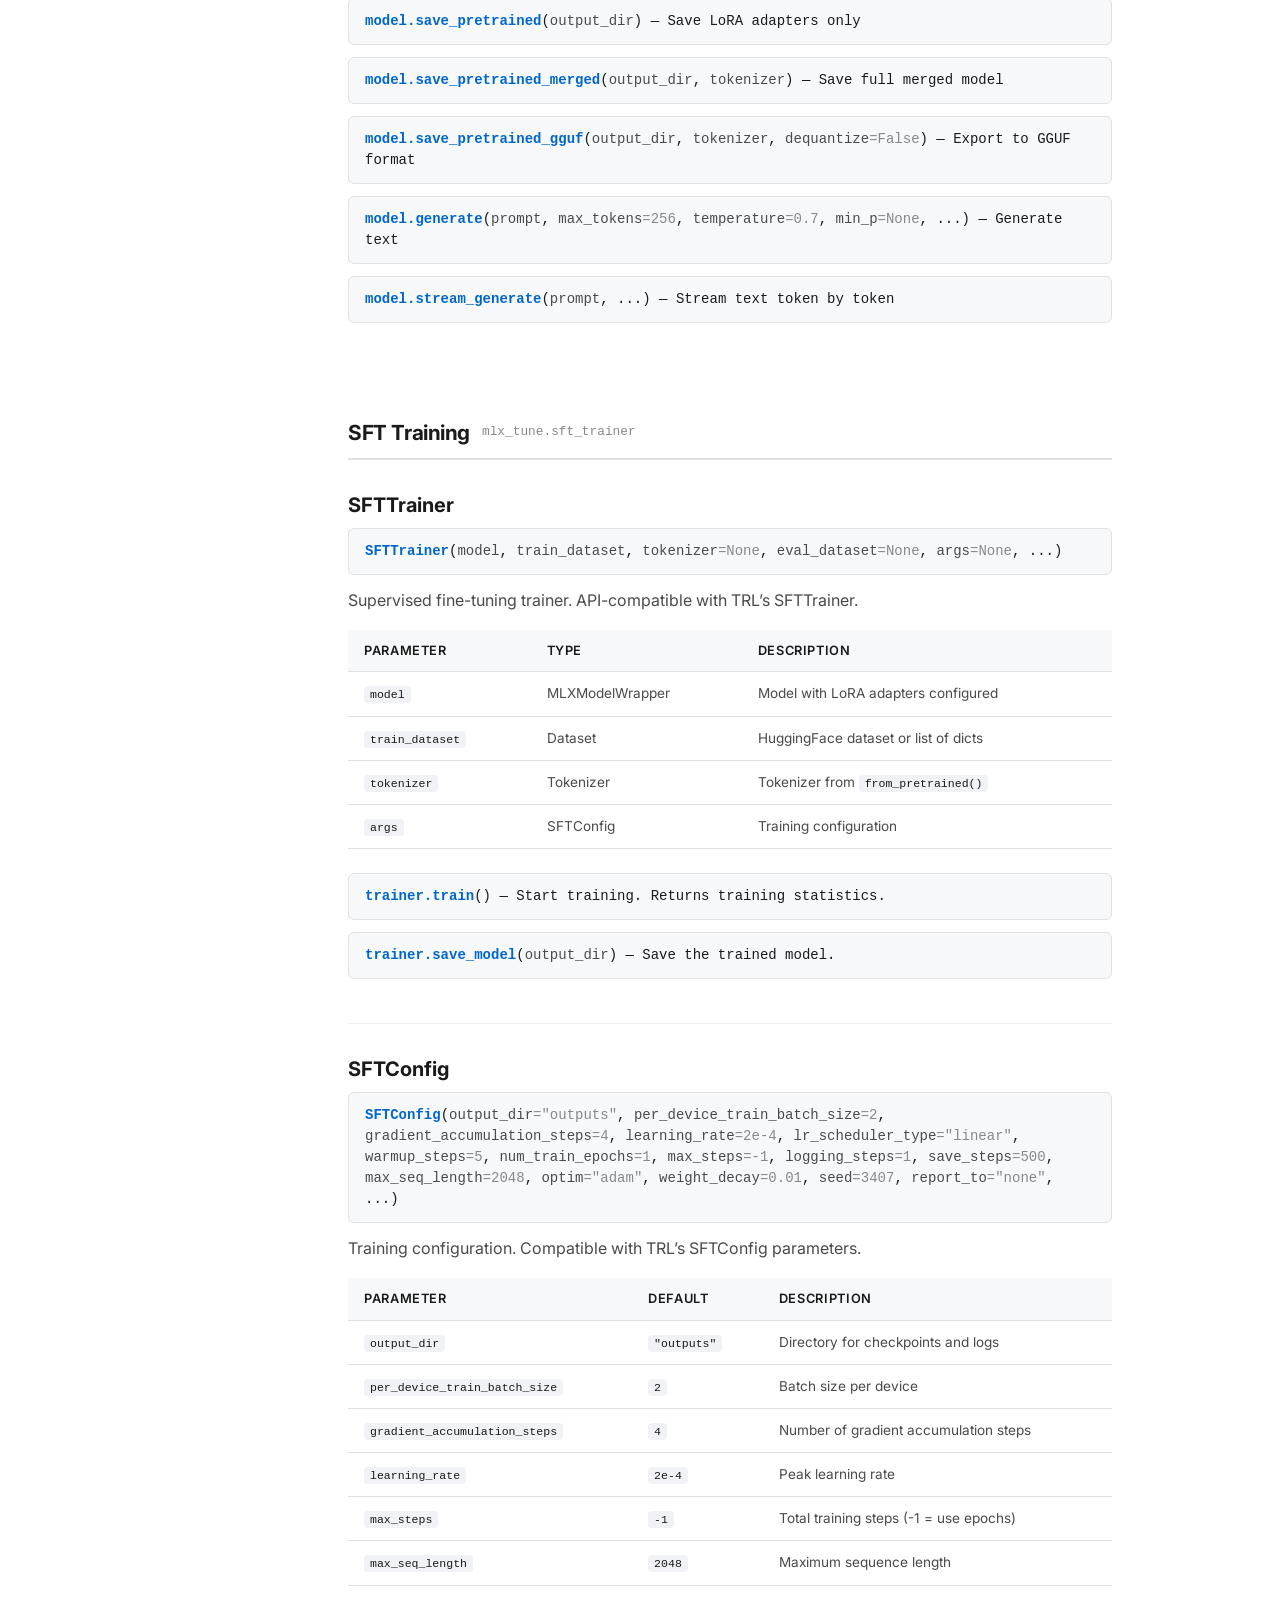
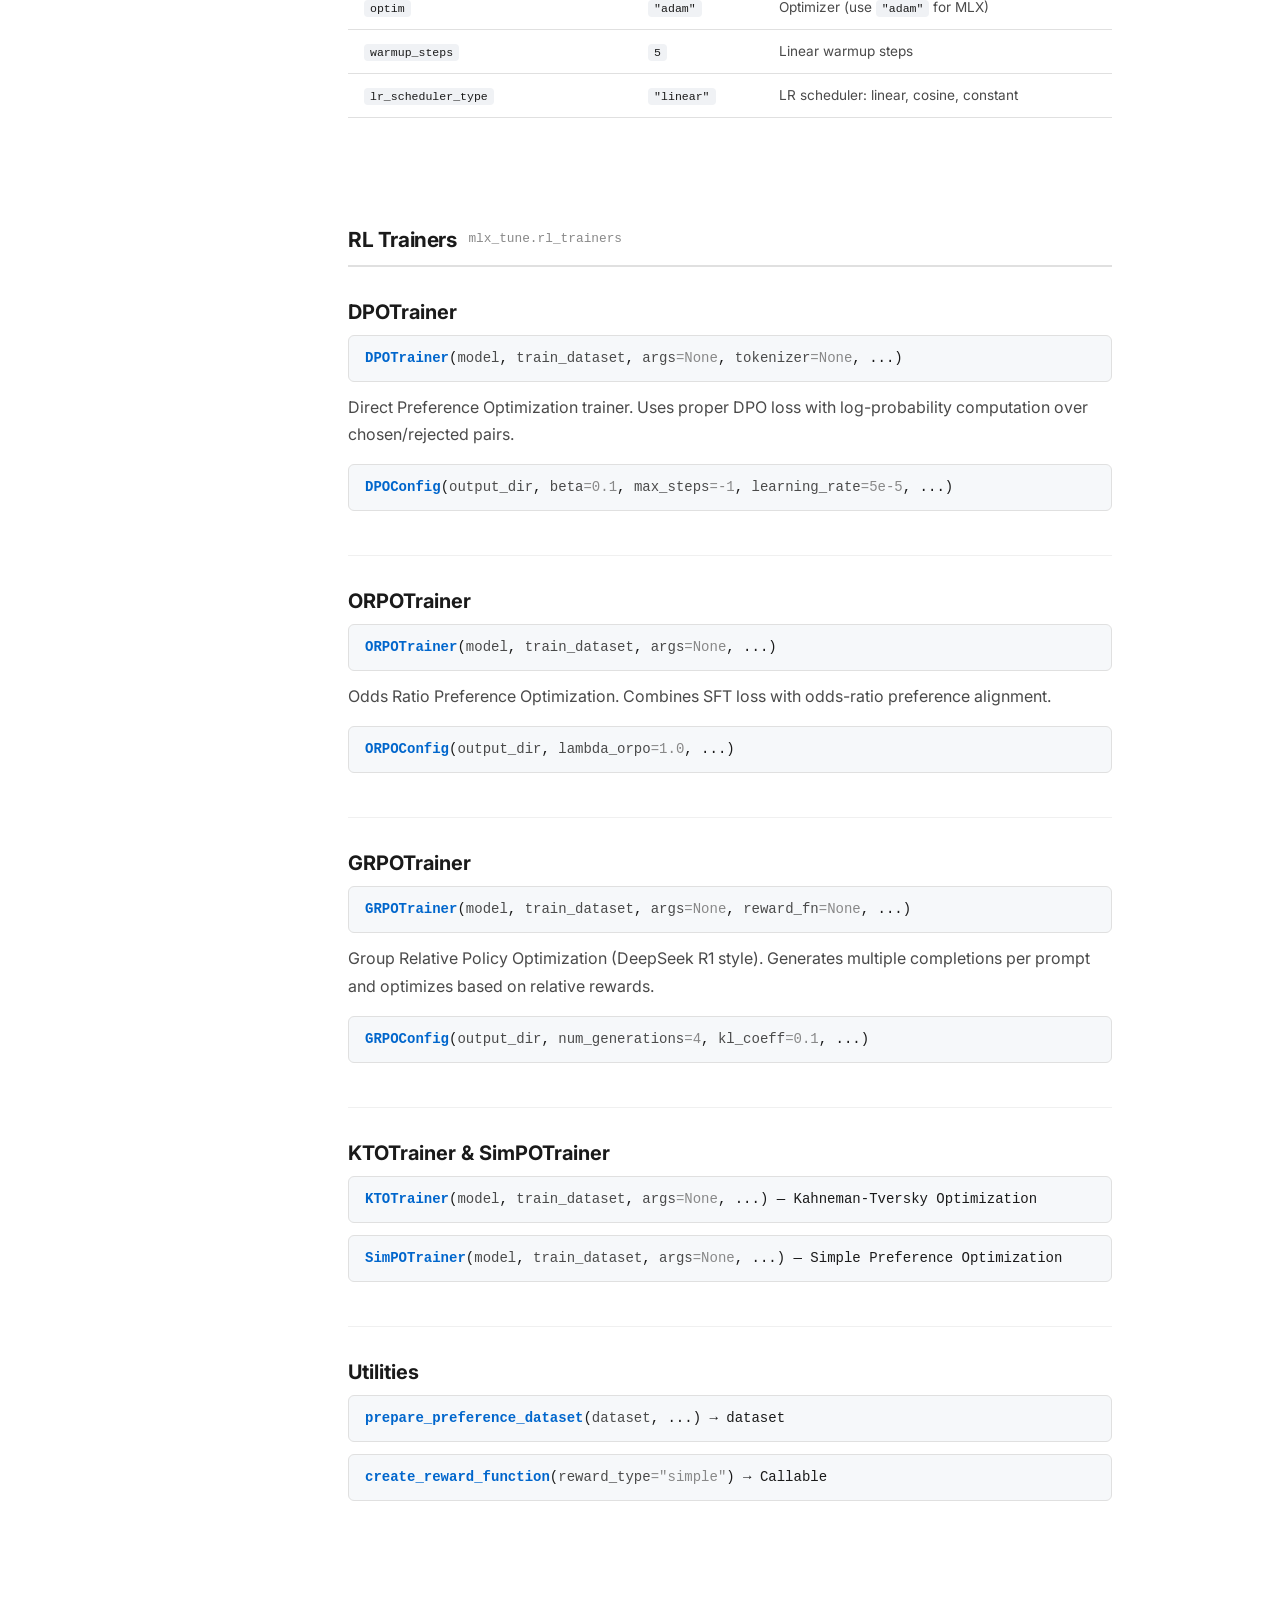
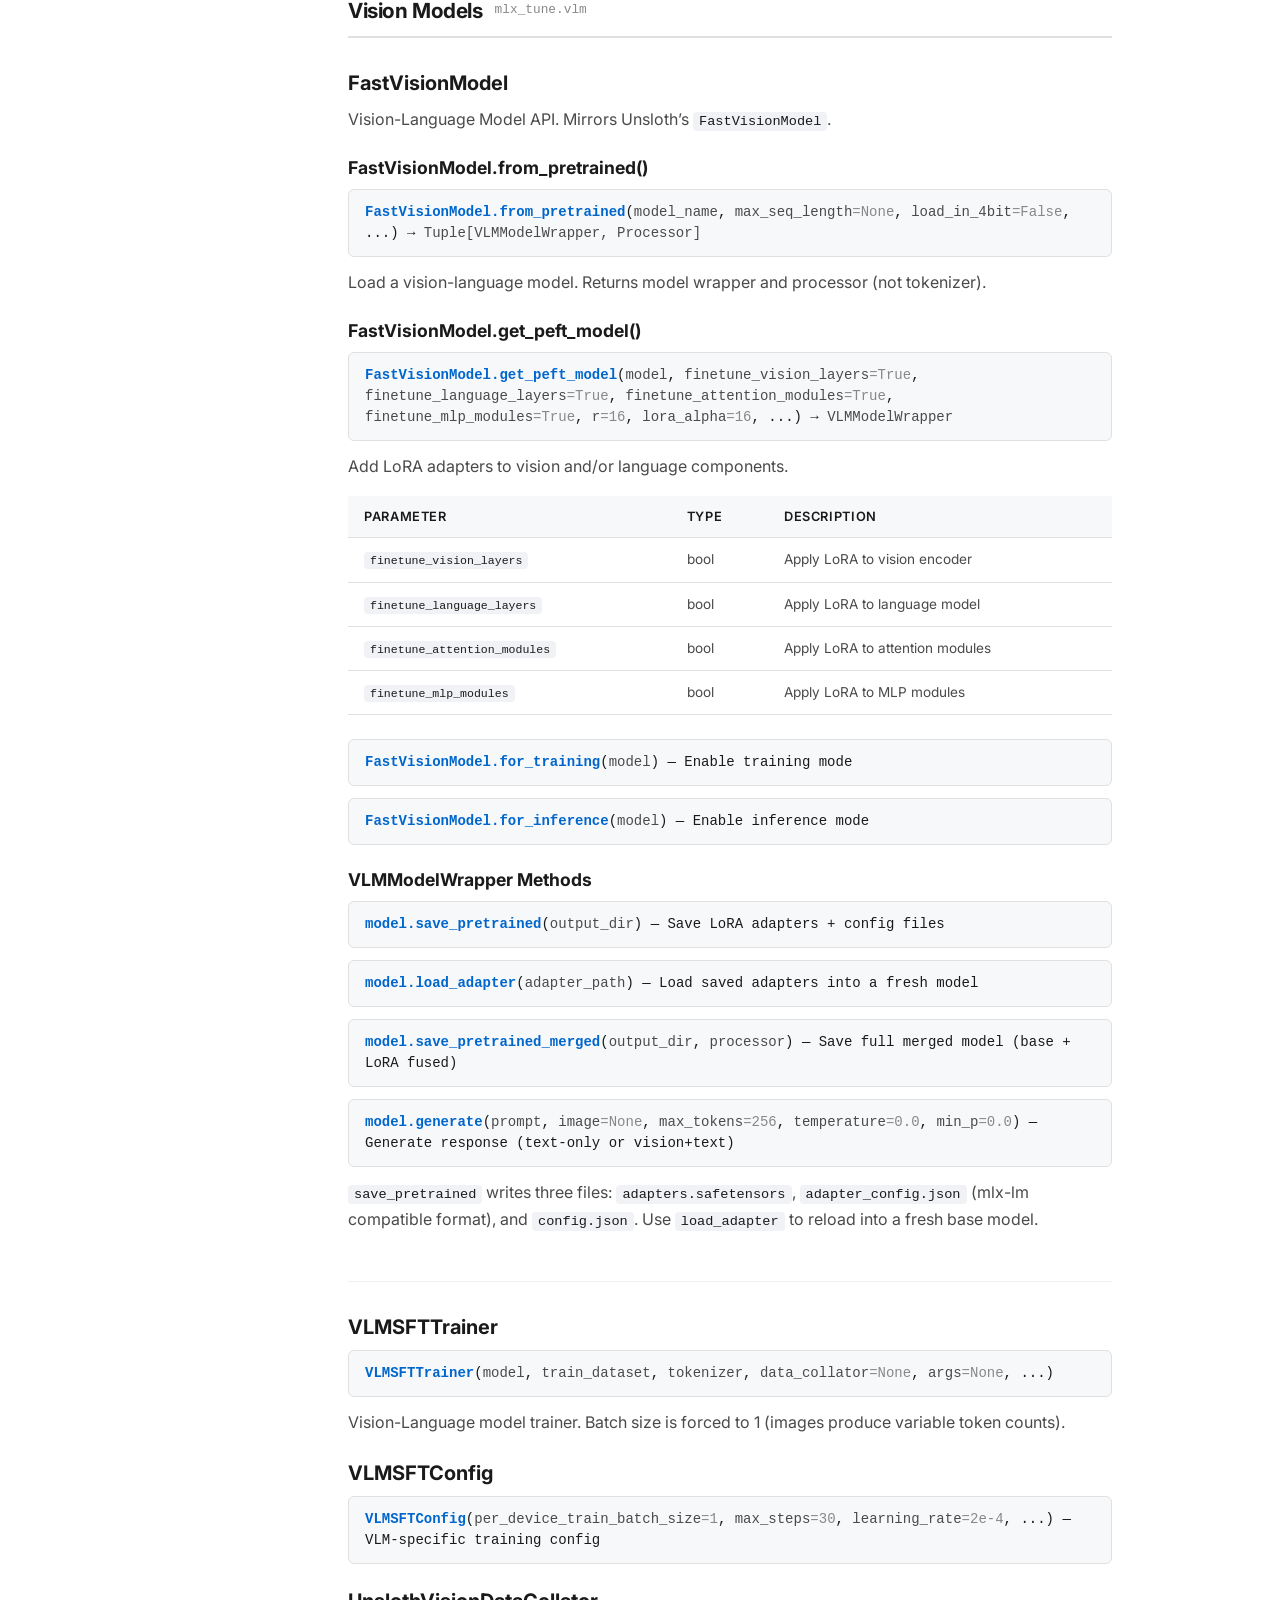
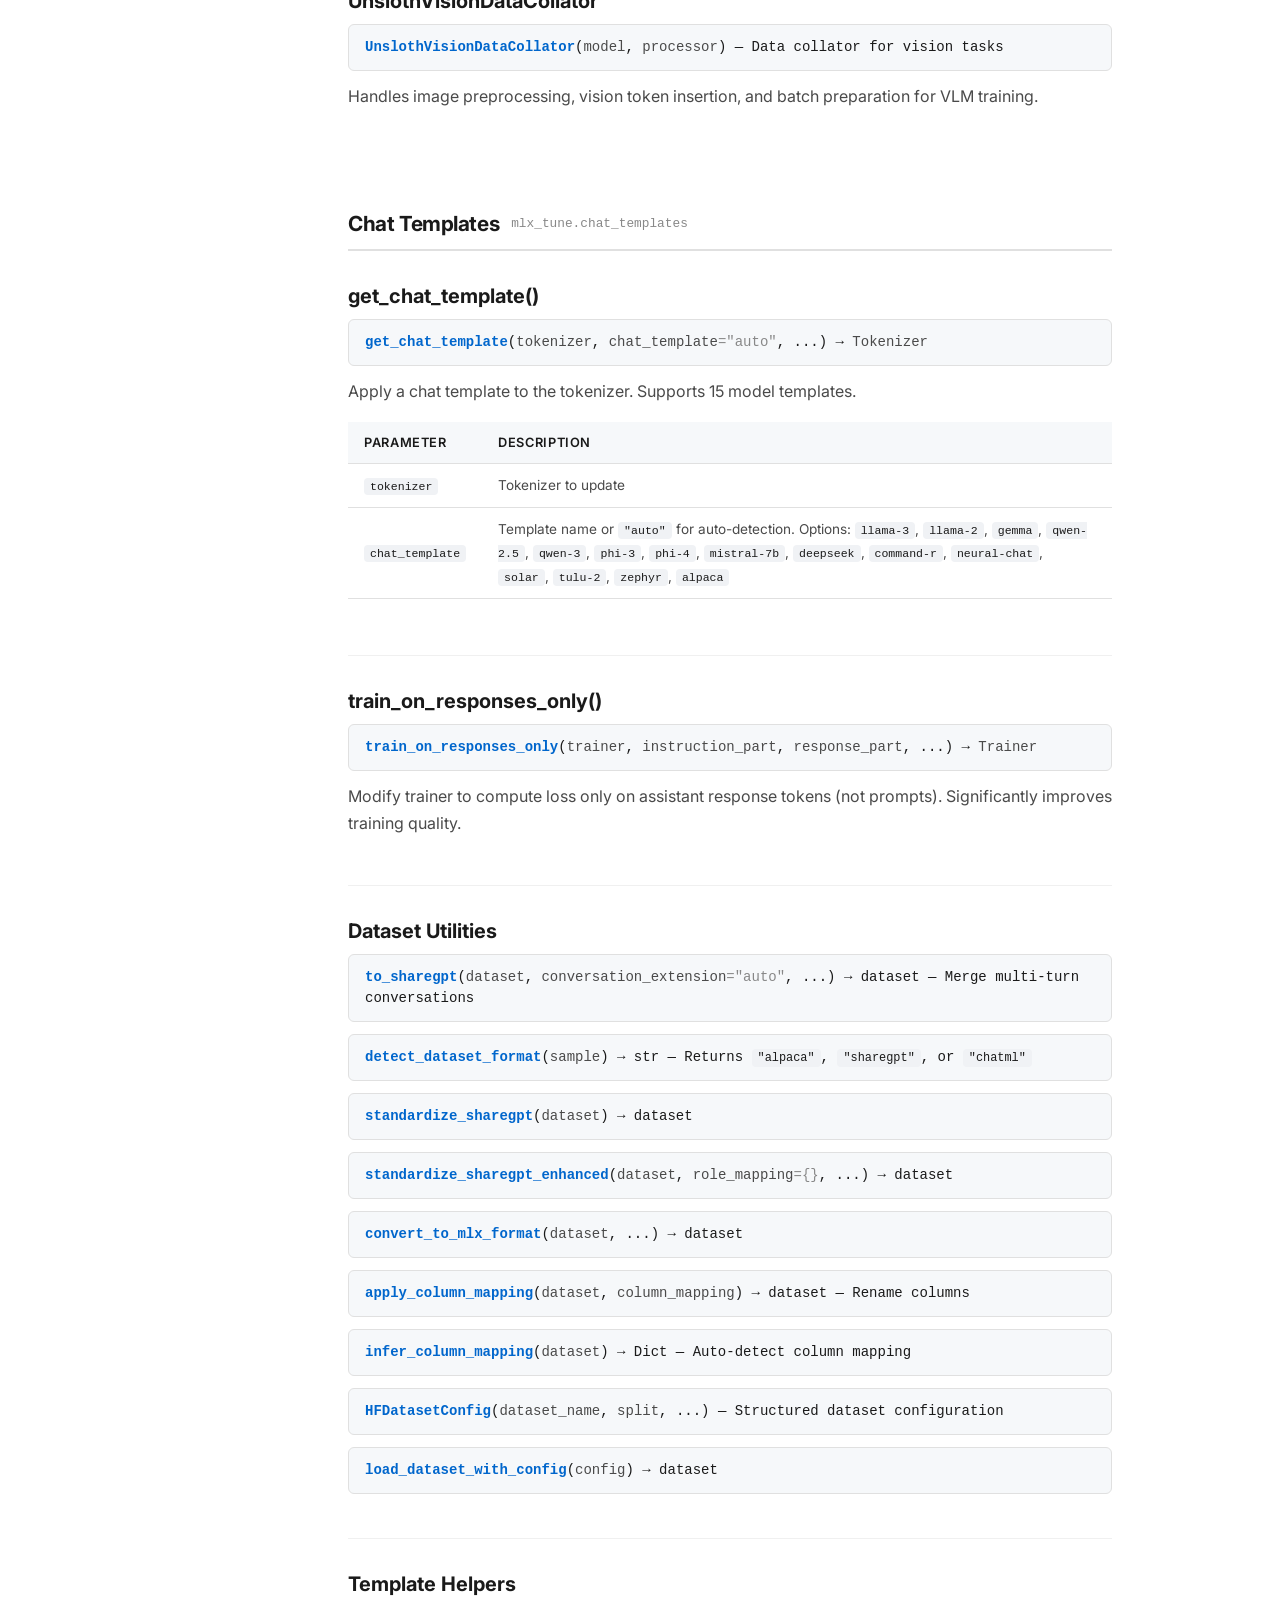
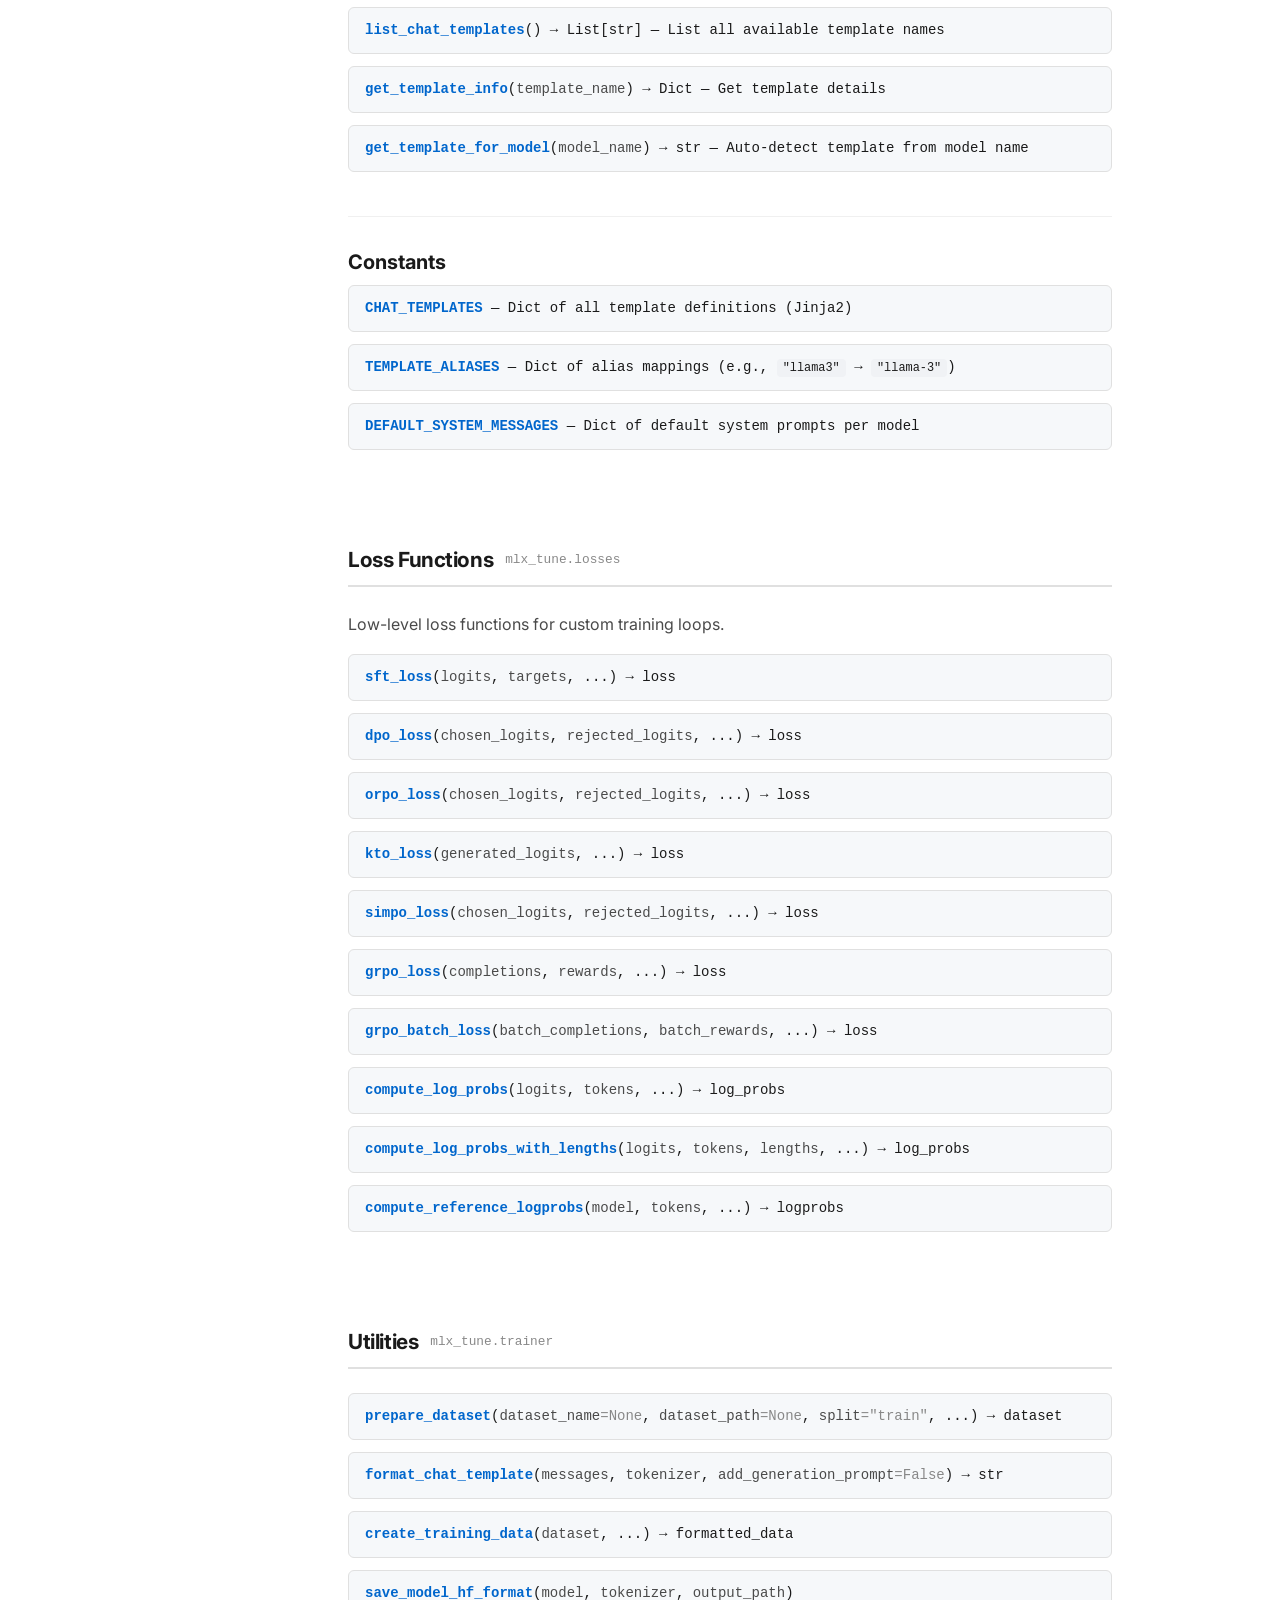
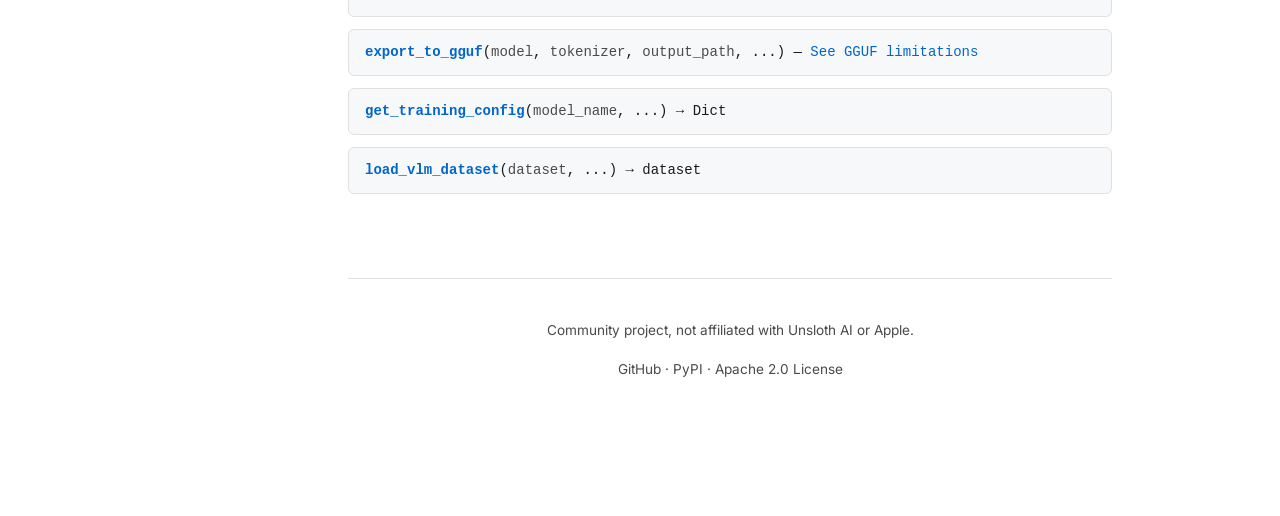
<file: docs/api.html>
<!DOCTYPE html>
<html lang="en" data-theme="light">
<head>
  <meta charset="UTF-8">
  <meta name="viewport" content="width=device-width, initial-scale=1.0">
  <title>API Reference &mdash; mlx-tune Docs</title>
  <meta name="description" content="Complete API reference for mlx-tune: FastLanguageModel, SFTTrainer, RL trainers, VLM, chat templates, and more.">
  <link rel="icon" href="data:image/svg+xml,<svg xmlns='http://www.w3.org/2000/svg' viewBox='0 0 32 32'><rect width='32' height='32' rx='6' fill='%230d1117'/><text x='50%25' y='73%25' text-anchor='middle' font-family='system-ui,-apple-system,sans-serif' font-weight='900' font-size='22' fill='%23e6edf3'>m</text></svg>">
  <meta property="og:title" content="API Reference - mlx-tune Docs">
  <meta property="og:image" content="https://arahim3.github.io/mlx-tune/assets/img/og-image.png?v=2">
  <link rel="preconnect" href="https://fonts.googleapis.com">
  <link rel="preconnect" href="https://fonts.gstatic.com" crossorigin>
  <link href="https://fonts.googleapis.com/css2?family=Inter:wght@400;600;700&display=swap" rel="stylesheet">
  <link rel="stylesheet" href="assets/css/prism-dark.css">
  <link rel="stylesheet" href="assets/css/style.css">
</head>
<body>

  <nav class="top-nav">
    <div class="nav-inner">
      <a href="index.html" class="nav-logo"><img src="assets/img/logo.png" alt="mlx-tune"></a>
      <ul class="nav-links">
        <li><a href="index.html">Home</a></li>
        <li><a href="llm.html">LLM</a></li>
        <li><a href="vlm.html">VLM</a></li>
        <li><a href="ocr.html">OCR</a></li>
        <li><a href="audio.html">Audio</a></li>
        <li><a href="workflow.html">Workflow</a></li>
        <li><a href="examples.html">Examples</a></li>
        <li><a href="troubleshooting.html">Troubleshooting</a></li>
      </ul>
      <div class="nav-right">
        <button class="search-trigger" aria-label="Search docs">
          <svg viewBox="0 0 16 16" fill="none" stroke="currentColor" stroke-width="1.5"><circle cx="6.5" cy="6.5" r="5"/><path d="M10.5 10.5L15 15"/></svg>
          Search
          <kbd>⌘K</kbd>
        </button>
        <a href="https://github.com/ARahim3/mlx-tune" class="github-link" target="_blank" rel="noopener" aria-label="GitHub"><svg viewBox="0 0 16 16"><path d="M8 0C3.58 0 0 3.58 0 8c0 3.54 2.29 6.53 5.47 7.59.4.07.55-.17.55-.38 0-.19-.01-.82-.01-1.49-2.01.37-2.53-.49-2.69-.94-.09-.23-.48-.94-.82-1.13-.28-.15-.68-.52-.01-.53.63-.01 1.08.58 1.23.82.72 1.21 1.87.87 2.33.66.07-.52.28-.87.51-1.07-1.78-.2-3.64-.89-3.64-3.95 0-.87.31-1.59.82-2.15-.08-.2-.36-1.02.08-2.12 0 0 .67-.21 2.2.82.64-.18 1.32-.27 2-.27.68 0 1.36.09 2 .27 1.53-1.04 2.2-.82 2.2-.82.44 1.1.16 1.92.08 2.12.51.56.82 1.27.82 2.15 0 3.07-1.87 3.75-3.65 3.95.29.25.54.73.54 1.48 0 1.07-.01 1.93-.01 2.2 0 .21.15.46.55.38A8.013 8.013 0 0016 8c0-4.42-3.58-8-8-8z" fill="currentColor"/></svg></a>
        <button class="theme-toggle" aria-label="Toggle theme"></button>
        <button class="mobile-toggle" aria-label="Menu">&#9776;</button>
      </div>
    </div>
  </nav>

  <!-- Search Modal -->
  <div class="search-overlay" role="dialog" aria-label="Search documentation">
    <div class="search-modal">
      <div class="search-input-wrap">
        <svg viewBox="0 0 16 16" fill="none" stroke="currentColor" stroke-width="1.5"><circle cx="6.5" cy="6.5" r="5"/><path d="M10.5 10.5L15 15"/></svg>
        <input type="text" class="search-input" placeholder="Search docs..." autocomplete="off" spellcheck="false">
        <span class="search-esc">esc</span>
      </div>
      <div class="search-results"></div>
      <div class="search-footer">
        <span class="search-footer-item"><kbd>&uarr;</kbd><kbd>&darr;</kbd> navigate</span>
        <span class="search-footer-item"><kbd>&crarr;</kbd> open</span>
        <span class="search-footer-item"><kbd>esc</kbd> close</span>
      </div>
    </div>
  </div>

  <!-- Back to Top -->
  <button class="back-to-top" aria-label="Back to top">
    <svg viewBox="0 0 16 16" fill="none" stroke="currentColor" stroke-width="2" stroke-linecap="round"><path d="M8 13V3M3 7l5-5 5 5"/></svg>
  </button>

  <div class="page-wrapper">
    <aside class="sidebar">
      <div class="sidebar-title">Modules</div>
      <ul class="sidebar-nav">
        <li><a href="#core">Core Model</a></li>
        <li class="sub-item"><a href="#FastLanguageModel">FastLanguageModel</a></li>
        <li><a href="#sft">SFT Training</a></li>
        <li class="sub-item"><a href="#SFTTrainer">SFTTrainer</a></li>
        <li class="sub-item"><a href="#SFTConfig">SFTConfig</a></li>
        <li><a href="#rl">RL Trainers</a></li>
        <li class="sub-item"><a href="#DPOTrainer">DPOTrainer</a></li>
        <li class="sub-item"><a href="#GRPOTrainer">GRPOTrainer</a></li>
        <li><a href="#vlm">Vision Models</a></li>
        <li class="sub-item"><a href="#FastVisionModel">FastVisionModel</a></li>
        <li class="sub-item"><a href="#VLMSFTTrainer">VLMSFTTrainer</a></li>
        <li><a href="#chat-templates">Chat Templates</a></li>
        <li class="sub-item"><a href="#get_chat_template">get_chat_template</a></li>
        <li class="sub-item"><a href="#train_on_responses_only">train_on_responses_only</a></li>
        <li><a href="#losses">Loss Functions</a></li>
        <li><a href="#utilities">Utilities</a></li>
      </ul>
    </aside>

    <main class="content">
      <h1>API Reference</h1>
      <p>All public APIs exported from <code>mlx_tune</code>. Import everything from the top-level package.</p>
      <div class="code-block-wrapper"><button class="copy-btn">Copy</button>
<pre><code class="language-python">from mlx_tune import FastLanguageModel, SFTTrainer, SFTConfig
# ... or any other export listed below</code></pre>
      </div>

      <!-- ===== Core Model ===== -->
      <div class="api-module" id="core">
        <div class="api-module-header">
          <h2 style="margin:0;">Core Model</h2>
          <span class="module-path">mlx_tune.model</span>
        </div>

        <div class="api-entry" id="FastLanguageModel">
          <h3>FastLanguageModel</h3>
          <p>Main entry point for loading and configuring language models. Mirrors Unsloth&rsquo;s <code>FastLanguageModel</code> API.</p>

          <h4>FastLanguageModel.from_pretrained()</h4>
          <div class="api-signature">
            <span class="api-name">FastLanguageModel.from_pretrained</span>(<span class="api-param">model_name</span>, <span class="api-param">max_seq_length</span><span class="api-default">=None</span>, <span class="api-param">load_in_4bit</span><span class="api-default">=False</span>, <span class="api-param">load_in_8bit</span><span class="api-default">=False</span>, <span class="api-param">use_gradient_checkpointing</span><span class="api-default">="unsloth"</span>, ...) &rarr; <span class="api-param">Tuple[MLXModelWrapper, Tokenizer]</span>
          </div>
          <p>Load a pretrained language model from HuggingFace.</p>
          <table class="api-params">
            <thead><tr><th>Parameter</th><th>Type</th><th>Description</th></tr></thead>
            <tbody>
              <tr><td><code>model_name</code></td><td>str</td><td>HuggingFace model ID (e.g., <code>"mlx-community/Llama-3.2-1B-Instruct-4bit"</code>) or local path</td></tr>
              <tr><td><code>max_seq_length</code></td><td>int, optional</td><td>Maximum sequence length for training/inference</td></tr>
              <tr><td><code>load_in_4bit</code></td><td>bool</td><td>Load model with 4-bit quantization (QLoRA)</td></tr>
              <tr><td><code>load_in_8bit</code></td><td>bool</td><td>Load model with 8-bit quantization</td></tr>
            </tbody>
          </table>

          <h4>FastLanguageModel.get_peft_model()</h4>
          <div class="api-signature">
            <span class="api-name">FastLanguageModel.get_peft_model</span>(<span class="api-param">model</span>, <span class="api-param">r</span><span class="api-default">=16</span>, <span class="api-param">target_modules</span><span class="api-default">=None</span>, <span class="api-param">lora_alpha</span><span class="api-default">=16</span>, <span class="api-param">lora_dropout</span><span class="api-default">=0.0</span>, <span class="api-param">bias</span><span class="api-default">="none"</span>, <span class="api-param">use_rslora</span><span class="api-default">=False</span>, <span class="api-param">random_state</span><span class="api-default">=3407</span>, ...) &rarr; <span class="api-param">MLXModelWrapper</span>
          </div>
          <p>Add LoRA adapters to the model for parameter-efficient fine-tuning.</p>
          <table class="api-params">
            <thead><tr><th>Parameter</th><th>Type</th><th>Description</th></tr></thead>
            <tbody>
              <tr><td><code>model</code></td><td>MLXModelWrapper</td><td>Model from <code>from_pretrained()</code></td></tr>
              <tr><td><code>r</code></td><td>int</td><td>LoRA rank (higher = more parameters, better quality)</td></tr>
              <tr><td><code>target_modules</code></td><td>list[str], optional</td><td>Modules to apply LoRA to. Default: <code>["q_proj", "k_proj", "v_proj", "o_proj"]</code></td></tr>
              <tr><td><code>lora_alpha</code></td><td>int</td><td>LoRA scaling factor. Recommended: equal to <code>r</code></td></tr>
              <tr><td><code>lora_dropout</code></td><td>float</td><td>Dropout for LoRA layers</td></tr>
            </tbody>
          </table>

          <h4>FastLanguageModel.for_inference()</h4>
          <div class="api-signature">
            <span class="api-name">FastLanguageModel.for_inference</span>(<span class="api-param">model</span>, <span class="api-param">use_cache</span><span class="api-default">=True</span>) &rarr; <span class="api-param">MLXModelWrapper</span>
          </div>
          <p>Enable inference mode: activates KV caching, disables dropout. <strong>Always call before generating.</strong></p>
        </div>

        <div class="api-entry">
          <h3>MLXModelWrapper</h3>
          <p>Internal wrapper providing Unsloth-compatible methods on MLX models. Returned by <code>FastLanguageModel.from_pretrained()</code>.</p>

          <h4>Key Methods</h4>
          <div class="api-signature"><span class="api-name">model.save_pretrained</span>(<span class="api-param">output_dir</span>) &mdash; Save LoRA adapters only</div>
          <div class="api-signature" style="margin-top:8px;"><span class="api-name">model.save_pretrained_merged</span>(<span class="api-param">output_dir</span>, <span class="api-param">tokenizer</span>) &mdash; Save full merged model</div>
          <div class="api-signature" style="margin-top:8px;"><span class="api-name">model.save_pretrained_gguf</span>(<span class="api-param">output_dir</span>, <span class="api-param">tokenizer</span>, <span class="api-param">dequantize</span><span class="api-default">=False</span>) &mdash; Export to GGUF format</div>
          <div class="api-signature" style="margin-top:8px;"><span class="api-name">model.generate</span>(<span class="api-param">prompt</span>, <span class="api-param">max_tokens</span><span class="api-default">=256</span>, <span class="api-param">temperature</span><span class="api-default">=0.7</span>, <span class="api-param">min_p</span><span class="api-default">=None</span>, ...) &mdash; Generate text</div>
          <div class="api-signature" style="margin-top:8px;"><span class="api-name">model.stream_generate</span>(<span class="api-param">prompt</span>, ...) &mdash; Stream text token by token</div>
        </div>
      </div>

      <!-- ===== SFT Training ===== -->
      <div class="api-module" id="sft">
        <div class="api-module-header">
          <h2 style="margin:0;">SFT Training</h2>
          <span class="module-path">mlx_tune.sft_trainer</span>
        </div>

        <div class="api-entry" id="SFTTrainer">
          <h3>SFTTrainer</h3>
          <div class="api-signature">
            <span class="api-name">SFTTrainer</span>(<span class="api-param">model</span>, <span class="api-param">train_dataset</span>, <span class="api-param">tokenizer</span><span class="api-default">=None</span>, <span class="api-param">eval_dataset</span><span class="api-default">=None</span>, <span class="api-param">args</span><span class="api-default">=None</span>, ...)
          </div>
          <p>Supervised fine-tuning trainer. API-compatible with TRL&rsquo;s SFTTrainer.</p>
          <table class="api-params">
            <thead><tr><th>Parameter</th><th>Type</th><th>Description</th></tr></thead>
            <tbody>
              <tr><td><code>model</code></td><td>MLXModelWrapper</td><td>Model with LoRA adapters configured</td></tr>
              <tr><td><code>train_dataset</code></td><td>Dataset</td><td>HuggingFace dataset or list of dicts</td></tr>
              <tr><td><code>tokenizer</code></td><td>Tokenizer</td><td>Tokenizer from <code>from_pretrained()</code></td></tr>
              <tr><td><code>args</code></td><td>SFTConfig</td><td>Training configuration</td></tr>
            </tbody>
          </table>
          <div class="api-signature" style="margin-top:12px;"><span class="api-name">trainer.train</span>() &mdash; Start training. Returns training statistics.</div>
          <div class="api-signature" style="margin-top:8px;"><span class="api-name">trainer.save_model</span>(<span class="api-param">output_dir</span>) &mdash; Save the trained model.</div>
        </div>

        <div class="api-entry" id="SFTConfig">
          <h3>SFTConfig</h3>
          <div class="api-signature">
            <span class="api-name">SFTConfig</span>(<span class="api-param">output_dir</span><span class="api-default">="outputs"</span>, <span class="api-param">per_device_train_batch_size</span><span class="api-default">=2</span>, <span class="api-param">gradient_accumulation_steps</span><span class="api-default">=4</span>, <span class="api-param">learning_rate</span><span class="api-default">=2e-4</span>, <span class="api-param">lr_scheduler_type</span><span class="api-default">="linear"</span>, <span class="api-param">warmup_steps</span><span class="api-default">=5</span>, <span class="api-param">num_train_epochs</span><span class="api-default">=1</span>, <span class="api-param">max_steps</span><span class="api-default">=-1</span>, <span class="api-param">logging_steps</span><span class="api-default">=1</span>, <span class="api-param">save_steps</span><span class="api-default">=500</span>, <span class="api-param">max_seq_length</span><span class="api-default">=2048</span>, <span class="api-param">optim</span><span class="api-default">="adam"</span>, <span class="api-param">weight_decay</span><span class="api-default">=0.01</span>, <span class="api-param">seed</span><span class="api-default">=3407</span>, <span class="api-param">report_to</span><span class="api-default">="none"</span>, ...)
          </div>
          <p>Training configuration. Compatible with TRL&rsquo;s SFTConfig parameters.</p>
          <table class="api-params">
            <thead><tr><th>Parameter</th><th>Default</th><th>Description</th></tr></thead>
            <tbody>
              <tr><td><code>output_dir</code></td><td><code>"outputs"</code></td><td>Directory for checkpoints and logs</td></tr>
              <tr><td><code>per_device_train_batch_size</code></td><td><code>2</code></td><td>Batch size per device</td></tr>
              <tr><td><code>gradient_accumulation_steps</code></td><td><code>4</code></td><td>Number of gradient accumulation steps</td></tr>
              <tr><td><code>learning_rate</code></td><td><code>2e-4</code></td><td>Peak learning rate</td></tr>
              <tr><td><code>max_steps</code></td><td><code>-1</code></td><td>Total training steps (-1 = use epochs)</td></tr>
              <tr><td><code>max_seq_length</code></td><td><code>2048</code></td><td>Maximum sequence length</td></tr>
              <tr><td><code>optim</code></td><td><code>"adam"</code></td><td>Optimizer (use <code>"adam"</code> for MLX)</td></tr>
              <tr><td><code>warmup_steps</code></td><td><code>5</code></td><td>Linear warmup steps</td></tr>
              <tr><td><code>lr_scheduler_type</code></td><td><code>"linear"</code></td><td>LR scheduler: linear, cosine, constant</td></tr>
            </tbody>
          </table>
        </div>
      </div>

      <!-- ===== RL Trainers ===== -->
      <div class="api-module" id="rl">
        <div class="api-module-header">
          <h2 style="margin:0;">RL Trainers</h2>
          <span class="module-path">mlx_tune.rl_trainers</span>
        </div>

        <div class="api-entry" id="DPOTrainer">
          <h3>DPOTrainer</h3>
          <div class="api-signature">
            <span class="api-name">DPOTrainer</span>(<span class="api-param">model</span>, <span class="api-param">train_dataset</span>, <span class="api-param">args</span><span class="api-default">=None</span>, <span class="api-param">tokenizer</span><span class="api-default">=None</span>, ...)
          </div>
          <p>Direct Preference Optimization trainer. Uses proper DPO loss with log-probability computation over chosen/rejected pairs.</p>
          <div class="api-signature" style="margin-top:8px;"><span class="api-name">DPOConfig</span>(<span class="api-param">output_dir</span>, <span class="api-param">beta</span><span class="api-default">=0.1</span>, <span class="api-param">max_steps</span><span class="api-default">=-1</span>, <span class="api-param">learning_rate</span><span class="api-default">=5e-5</span>, ...)</div>
        </div>

        <div class="api-entry">
          <h3>ORPOTrainer</h3>
          <div class="api-signature">
            <span class="api-name">ORPOTrainer</span>(<span class="api-param">model</span>, <span class="api-param">train_dataset</span>, <span class="api-param">args</span><span class="api-default">=None</span>, ...)
          </div>
          <p>Odds Ratio Preference Optimization. Combines SFT loss with odds-ratio preference alignment.</p>
          <div class="api-signature" style="margin-top:8px;"><span class="api-name">ORPOConfig</span>(<span class="api-param">output_dir</span>, <span class="api-param">lambda_orpo</span><span class="api-default">=1.0</span>, ...)</div>
        </div>

        <div class="api-entry" id="GRPOTrainer">
          <h3>GRPOTrainer</h3>
          <div class="api-signature">
            <span class="api-name">GRPOTrainer</span>(<span class="api-param">model</span>, <span class="api-param">train_dataset</span>, <span class="api-param">args</span><span class="api-default">=None</span>, <span class="api-param">reward_fn</span><span class="api-default">=None</span>, ...)
          </div>
          <p>Group Relative Policy Optimization (DeepSeek R1 style). Generates multiple completions per prompt and optimizes based on relative rewards.</p>
          <div class="api-signature" style="margin-top:8px;"><span class="api-name">GRPOConfig</span>(<span class="api-param">output_dir</span>, <span class="api-param">num_generations</span><span class="api-default">=4</span>, <span class="api-param">kl_coeff</span><span class="api-default">=0.1</span>, ...)</div>
        </div>

        <div class="api-entry">
          <h3>KTOTrainer &amp; SimPOTrainer</h3>
          <div class="api-signature"><span class="api-name">KTOTrainer</span>(<span class="api-param">model</span>, <span class="api-param">train_dataset</span>, <span class="api-param">args</span><span class="api-default">=None</span>, ...) &mdash; Kahneman-Tversky Optimization</div>
          <div class="api-signature" style="margin-top:8px;"><span class="api-name">SimPOTrainer</span>(<span class="api-param">model</span>, <span class="api-param">train_dataset</span>, <span class="api-param">args</span><span class="api-default">=None</span>, ...) &mdash; Simple Preference Optimization</div>
        </div>

        <div class="api-entry">
          <h3>Utilities</h3>
          <div class="api-signature"><span class="api-name">prepare_preference_dataset</span>(<span class="api-param">dataset</span>, ...) &rarr; dataset</div>
          <div class="api-signature" style="margin-top:8px;"><span class="api-name">create_reward_function</span>(<span class="api-param">reward_type</span><span class="api-default">="simple"</span>) &rarr; Callable</div>
        </div>
      </div>

      <!-- ===== Vision Models ===== -->
      <div class="api-module" id="vlm">
        <div class="api-module-header">
          <h2 style="margin:0;">Vision Models</h2>
          <span class="module-path">mlx_tune.vlm</span>
        </div>

        <div class="api-entry" id="FastVisionModel">
          <h3>FastVisionModel</h3>
          <p>Vision-Language Model API. Mirrors Unsloth&rsquo;s <code>FastVisionModel</code>.</p>

          <h4>FastVisionModel.from_pretrained()</h4>
          <div class="api-signature">
            <span class="api-name">FastVisionModel.from_pretrained</span>(<span class="api-param">model_name</span>, <span class="api-param">max_seq_length</span><span class="api-default">=None</span>, <span class="api-param">load_in_4bit</span><span class="api-default">=False</span>, ...) &rarr; <span class="api-param">Tuple[VLMModelWrapper, Processor]</span>
          </div>
          <p>Load a vision-language model. Returns model wrapper and processor (not tokenizer).</p>

          <h4>FastVisionModel.get_peft_model()</h4>
          <div class="api-signature">
            <span class="api-name">FastVisionModel.get_peft_model</span>(<span class="api-param">model</span>, <span class="api-param">finetune_vision_layers</span><span class="api-default">=True</span>, <span class="api-param">finetune_language_layers</span><span class="api-default">=True</span>, <span class="api-param">finetune_attention_modules</span><span class="api-default">=True</span>, <span class="api-param">finetune_mlp_modules</span><span class="api-default">=True</span>, <span class="api-param">r</span><span class="api-default">=16</span>, <span class="api-param">lora_alpha</span><span class="api-default">=16</span>, ...) &rarr; <span class="api-param">VLMModelWrapper</span>
          </div>
          <p>Add LoRA adapters to vision and/or language components.</p>
          <table class="api-params">
            <thead><tr><th>Parameter</th><th>Type</th><th>Description</th></tr></thead>
            <tbody>
              <tr><td><code>finetune_vision_layers</code></td><td>bool</td><td>Apply LoRA to vision encoder</td></tr>
              <tr><td><code>finetune_language_layers</code></td><td>bool</td><td>Apply LoRA to language model</td></tr>
              <tr><td><code>finetune_attention_modules</code></td><td>bool</td><td>Apply LoRA to attention modules</td></tr>
              <tr><td><code>finetune_mlp_modules</code></td><td>bool</td><td>Apply LoRA to MLP modules</td></tr>
            </tbody>
          </table>

          <div class="api-signature" style="margin-top:12px;"><span class="api-name">FastVisionModel.for_training</span>(<span class="api-param">model</span>) &mdash; Enable training mode</div>
          <div class="api-signature" style="margin-top:8px;"><span class="api-name">FastVisionModel.for_inference</span>(<span class="api-param">model</span>) &mdash; Enable inference mode</div>

          <h4>VLMModelWrapper Methods</h4>
          <div class="api-signature"><span class="api-name">model.save_pretrained</span>(<span class="api-param">output_dir</span>) &mdash; Save LoRA adapters + config files</div>
          <div class="api-signature" style="margin-top:8px;"><span class="api-name">model.load_adapter</span>(<span class="api-param">adapter_path</span>) &mdash; Load saved adapters into a fresh model</div>
          <div class="api-signature" style="margin-top:8px;"><span class="api-name">model.save_pretrained_merged</span>(<span class="api-param">output_dir</span>, <span class="api-param">processor</span>) &mdash; Save full merged model (base + LoRA fused)</div>
          <div class="api-signature" style="margin-top:8px;"><span class="api-name">model.generate</span>(<span class="api-param">prompt</span>, <span class="api-param">image</span><span class="api-default">=None</span>, <span class="api-param">max_tokens</span><span class="api-default">=256</span>, <span class="api-param">temperature</span><span class="api-default">=0.0</span>, <span class="api-param">min_p</span><span class="api-default">=0.0</span>) &mdash; Generate response (text-only or vision+text)</div>
          <p style="margin-top:8px;"><code>save_pretrained</code> writes three files: <code>adapters.safetensors</code>, <code>adapter_config.json</code> (mlx-lm compatible format), and <code>config.json</code>. Use <code>load_adapter</code> to reload into a fresh base model.</p>
        </div>

        <div class="api-entry" id="VLMSFTTrainer">
          <h3>VLMSFTTrainer</h3>
          <div class="api-signature">
            <span class="api-name">VLMSFTTrainer</span>(<span class="api-param">model</span>, <span class="api-param">train_dataset</span>, <span class="api-param">tokenizer</span>, <span class="api-param">data_collator</span><span class="api-default">=None</span>, <span class="api-param">args</span><span class="api-default">=None</span>, ...)
          </div>
          <p>Vision-Language model trainer. Batch size is forced to 1 (images produce variable token counts).</p>

          <h3 style="margin-top:24px;">VLMSFTConfig</h3>
          <div class="api-signature">
            <span class="api-name">VLMSFTConfig</span>(<span class="api-param">per_device_train_batch_size</span><span class="api-default">=1</span>, <span class="api-param">max_steps</span><span class="api-default">=30</span>, <span class="api-param">learning_rate</span><span class="api-default">=2e-4</span>, ...) &mdash; VLM-specific training config
          </div>

          <h3 style="margin-top:24px;">UnslothVisionDataCollator</h3>
          <div class="api-signature">
            <span class="api-name">UnslothVisionDataCollator</span>(<span class="api-param">model</span>, <span class="api-param">processor</span>) &mdash; Data collator for vision tasks
          </div>
          <p>Handles image preprocessing, vision token insertion, and batch preparation for VLM training.</p>
        </div>
      </div>

      <!-- ===== Chat Templates ===== -->
      <div class="api-module" id="chat-templates">
        <div class="api-module-header">
          <h2 style="margin:0;">Chat Templates</h2>
          <span class="module-path">mlx_tune.chat_templates</span>
        </div>

        <div class="api-entry" id="get_chat_template">
          <h3>get_chat_template()</h3>
          <div class="api-signature">
            <span class="api-name">get_chat_template</span>(<span class="api-param">tokenizer</span>, <span class="api-param">chat_template</span><span class="api-default">="auto"</span>, ...) &rarr; <span class="api-param">Tokenizer</span>
          </div>
          <p>Apply a chat template to the tokenizer. Supports 15 model templates.</p>
          <table class="api-params">
            <thead><tr><th>Parameter</th><th>Description</th></tr></thead>
            <tbody>
              <tr><td><code>tokenizer</code></td><td>Tokenizer to update</td></tr>
              <tr><td><code>chat_template</code></td><td>Template name or <code>"auto"</code> for auto-detection. Options: <code>llama-3</code>, <code>llama-2</code>, <code>gemma</code>, <code>qwen-2.5</code>, <code>qwen-3</code>, <code>phi-3</code>, <code>phi-4</code>, <code>mistral-7b</code>, <code>deepseek</code>, <code>command-r</code>, <code>neural-chat</code>, <code>solar</code>, <code>tulu-2</code>, <code>zephyr</code>, <code>alpaca</code></td></tr>
            </tbody>
          </table>
        </div>

        <div class="api-entry" id="train_on_responses_only">
          <h3>train_on_responses_only()</h3>
          <div class="api-signature">
            <span class="api-name">train_on_responses_only</span>(<span class="api-param">trainer</span>, <span class="api-param">instruction_part</span>, <span class="api-param">response_part</span>, ...) &rarr; <span class="api-param">Trainer</span>
          </div>
          <p>Modify trainer to compute loss only on assistant response tokens (not prompts). Significantly improves training quality.</p>
        </div>

        <div class="api-entry">
          <h3>Dataset Utilities</h3>
          <div class="api-signature"><span class="api-name">to_sharegpt</span>(<span class="api-param">dataset</span>, <span class="api-param">conversation_extension</span><span class="api-default">="auto"</span>, ...) &rarr; dataset &mdash; Merge multi-turn conversations</div>
          <div class="api-signature" style="margin-top:8px;"><span class="api-name">detect_dataset_format</span>(<span class="api-param">sample</span>) &rarr; str &mdash; Returns <code>"alpaca"</code>, <code>"sharegpt"</code>, or <code>"chatml"</code></div>
          <div class="api-signature" style="margin-top:8px;"><span class="api-name">standardize_sharegpt</span>(<span class="api-param">dataset</span>) &rarr; dataset</div>
          <div class="api-signature" style="margin-top:8px;"><span class="api-name">standardize_sharegpt_enhanced</span>(<span class="api-param">dataset</span>, <span class="api-param">role_mapping</span><span class="api-default">={}</span>, ...) &rarr; dataset</div>
          <div class="api-signature" style="margin-top:8px;"><span class="api-name">convert_to_mlx_format</span>(<span class="api-param">dataset</span>, ...) &rarr; dataset</div>
          <div class="api-signature" style="margin-top:8px;"><span class="api-name">apply_column_mapping</span>(<span class="api-param">dataset</span>, <span class="api-param">column_mapping</span>) &rarr; dataset &mdash; Rename columns</div>
          <div class="api-signature" style="margin-top:8px;"><span class="api-name">infer_column_mapping</span>(<span class="api-param">dataset</span>) &rarr; Dict &mdash; Auto-detect column mapping</div>
          <div class="api-signature" style="margin-top:8px;"><span class="api-name">HFDatasetConfig</span>(<span class="api-param">dataset_name</span>, <span class="api-param">split</span>, ...) &mdash; Structured dataset configuration</div>
          <div class="api-signature" style="margin-top:8px;"><span class="api-name">load_dataset_with_config</span>(<span class="api-param">config</span>) &rarr; dataset</div>
        </div>

        <div class="api-entry">
          <h3>Template Helpers</h3>
          <div class="api-signature"><span class="api-name">list_chat_templates</span>() &rarr; List[str] &mdash; List all available template names</div>
          <div class="api-signature" style="margin-top:8px;"><span class="api-name">get_template_info</span>(<span class="api-param">template_name</span>) &rarr; Dict &mdash; Get template details</div>
          <div class="api-signature" style="margin-top:8px;"><span class="api-name">get_template_for_model</span>(<span class="api-param">model_name</span>) &rarr; str &mdash; Auto-detect template from model name</div>
        </div>

        <div class="api-entry">
          <h3>Constants</h3>
          <div class="api-signature"><span class="api-name">CHAT_TEMPLATES</span> &mdash; Dict of all template definitions (Jinja2)</div>
          <div class="api-signature" style="margin-top:8px;"><span class="api-name">TEMPLATE_ALIASES</span> &mdash; Dict of alias mappings (e.g., <code>"llama3"</code> &rarr; <code>"llama-3"</code>)</div>
          <div class="api-signature" style="margin-top:8px;"><span class="api-name">DEFAULT_SYSTEM_MESSAGES</span> &mdash; Dict of default system prompts per model</div>
        </div>
      </div>

      <!-- ===== Loss Functions ===== -->
      <div class="api-module" id="losses">
        <div class="api-module-header">
          <h2 style="margin:0;">Loss Functions</h2>
          <span class="module-path">mlx_tune.losses</span>
        </div>

        <div class="api-entry">
          <p>Low-level loss functions for custom training loops.</p>
          <div class="api-signature"><span class="api-name">sft_loss</span>(<span class="api-param">logits</span>, <span class="api-param">targets</span>, ...) &rarr; loss</div>
          <div class="api-signature" style="margin-top:8px;"><span class="api-name">dpo_loss</span>(<span class="api-param">chosen_logits</span>, <span class="api-param">rejected_logits</span>, ...) &rarr; loss</div>
          <div class="api-signature" style="margin-top:8px;"><span class="api-name">orpo_loss</span>(<span class="api-param">chosen_logits</span>, <span class="api-param">rejected_logits</span>, ...) &rarr; loss</div>
          <div class="api-signature" style="margin-top:8px;"><span class="api-name">kto_loss</span>(<span class="api-param">generated_logits</span>, ...) &rarr; loss</div>
          <div class="api-signature" style="margin-top:8px;"><span class="api-name">simpo_loss</span>(<span class="api-param">chosen_logits</span>, <span class="api-param">rejected_logits</span>, ...) &rarr; loss</div>
          <div class="api-signature" style="margin-top:8px;"><span class="api-name">grpo_loss</span>(<span class="api-param">completions</span>, <span class="api-param">rewards</span>, ...) &rarr; loss</div>
          <div class="api-signature" style="margin-top:8px;"><span class="api-name">grpo_batch_loss</span>(<span class="api-param">batch_completions</span>, <span class="api-param">batch_rewards</span>, ...) &rarr; loss</div>
          <div class="api-signature" style="margin-top:8px;"><span class="api-name">compute_log_probs</span>(<span class="api-param">logits</span>, <span class="api-param">tokens</span>, ...) &rarr; log_probs</div>
          <div class="api-signature" style="margin-top:8px;"><span class="api-name">compute_log_probs_with_lengths</span>(<span class="api-param">logits</span>, <span class="api-param">tokens</span>, <span class="api-param">lengths</span>, ...) &rarr; log_probs</div>
          <div class="api-signature" style="margin-top:8px;"><span class="api-name">compute_reference_logprobs</span>(<span class="api-param">model</span>, <span class="api-param">tokens</span>, ...) &rarr; logprobs</div>
        </div>
      </div>

      <!-- ===== Utilities ===== -->
      <div class="api-module" id="utilities">
        <div class="api-module-header">
          <h2 style="margin:0;">Utilities</h2>
          <span class="module-path">mlx_tune.trainer</span>
        </div>

        <div class="api-entry">
          <div class="api-signature"><span class="api-name">prepare_dataset</span>(<span class="api-param">dataset_name</span><span class="api-default">=None</span>, <span class="api-param">dataset_path</span><span class="api-default">=None</span>, <span class="api-param">split</span><span class="api-default">="train"</span>, ...) &rarr; dataset</div>
          <div class="api-signature" style="margin-top:8px;"><span class="api-name">format_chat_template</span>(<span class="api-param">messages</span>, <span class="api-param">tokenizer</span>, <span class="api-param">add_generation_prompt</span><span class="api-default">=False</span>) &rarr; str</div>
          <div class="api-signature" style="margin-top:8px;"><span class="api-name">create_training_data</span>(<span class="api-param">dataset</span>, ...) &rarr; formatted_data</div>
          <div class="api-signature" style="margin-top:8px;"><span class="api-name">save_model_hf_format</span>(<span class="api-param">model</span>, <span class="api-param">tokenizer</span>, <span class="api-param">output_path</span>)</div>
          <div class="api-signature" style="margin-top:8px;"><span class="api-name">export_to_gguf</span>(<span class="api-param">model</span>, <span class="api-param">tokenizer</span>, <span class="api-param">output_path</span>, ...) &mdash; <a href="troubleshooting.html#gguf">See GGUF limitations</a></div>
          <div class="api-signature" style="margin-top:8px;"><span class="api-name">get_training_config</span>(<span class="api-param">model_name</span>, ...) &rarr; Dict</div>
          <div class="api-signature" style="margin-top:8px;"><span class="api-name">load_vlm_dataset</span>(<span class="api-param">dataset</span>, ...) &rarr; dataset</div>
        </div>
      </div>

      <footer class="footer">
        <p>Community project, not affiliated with Unsloth AI or Apple.</p>
        <p><a href="https://github.com/ARahim3/mlx-tune">GitHub</a> &middot; <a href="https://pypi.org/project/mlx-tune/">PyPI</a> &middot; Apache 2.0 License</p>
      </footer>
    </main>
  </div>

  <script src="assets/js/prism.min.js"></script>
  <script src="assets/js/prism-python.min.js"></script>
  <script src="assets/js/prism-bash.min.js"></script>
  <script src="assets/js/search-index.js"></script>
  <script src="assets/js/main.js"></script>
</body>
</html>
</file>
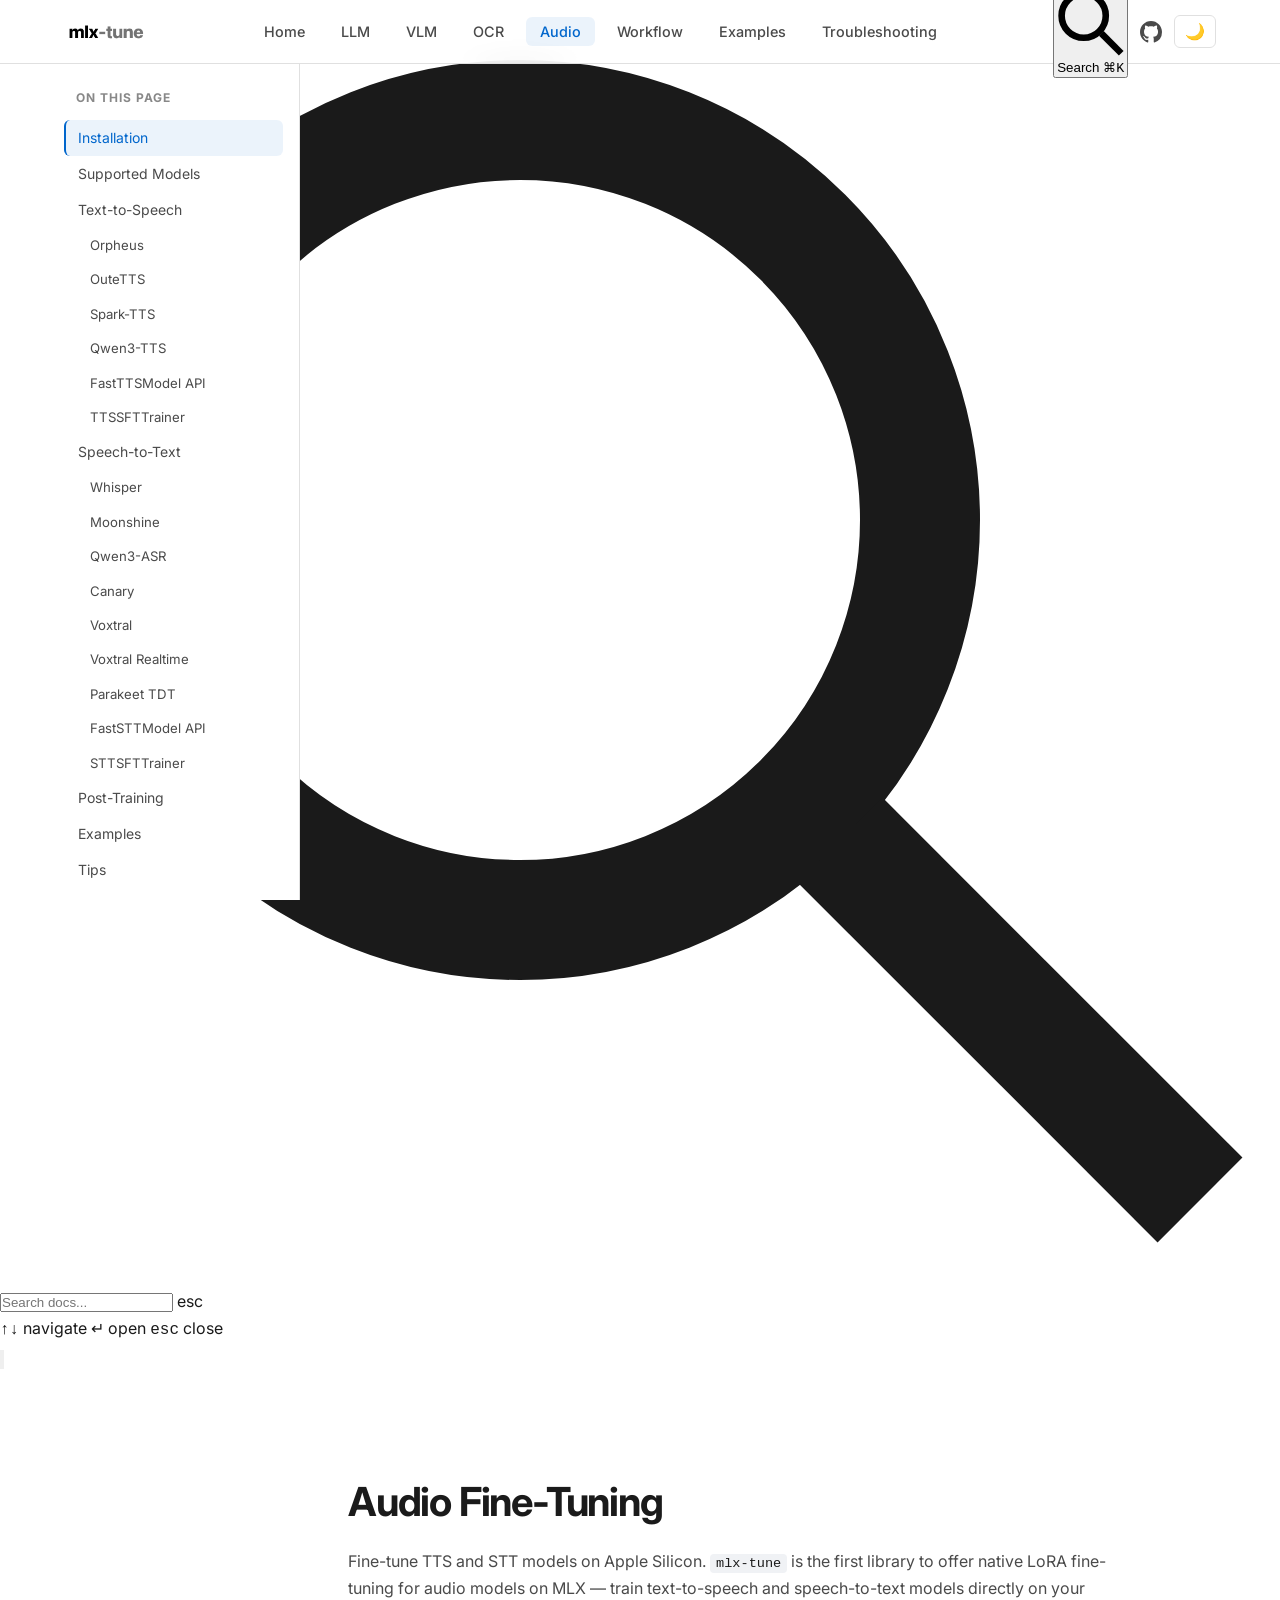
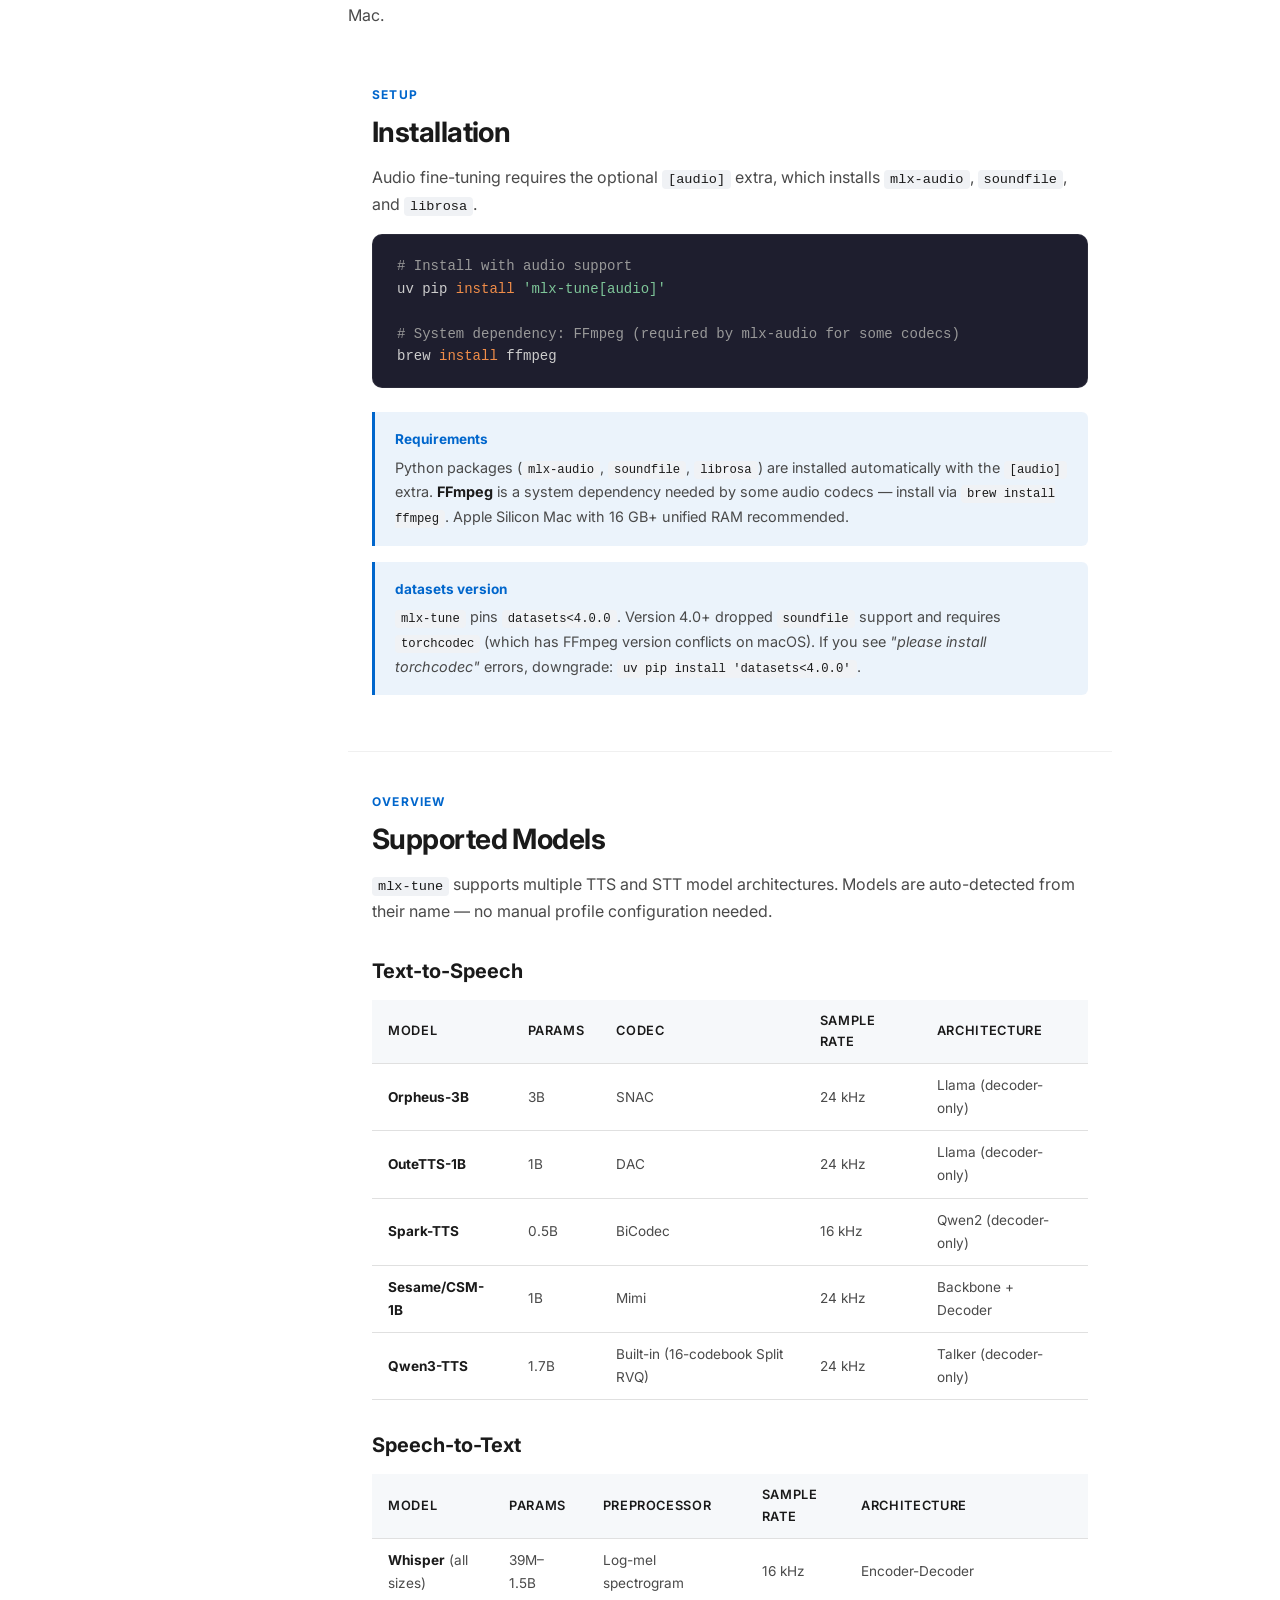
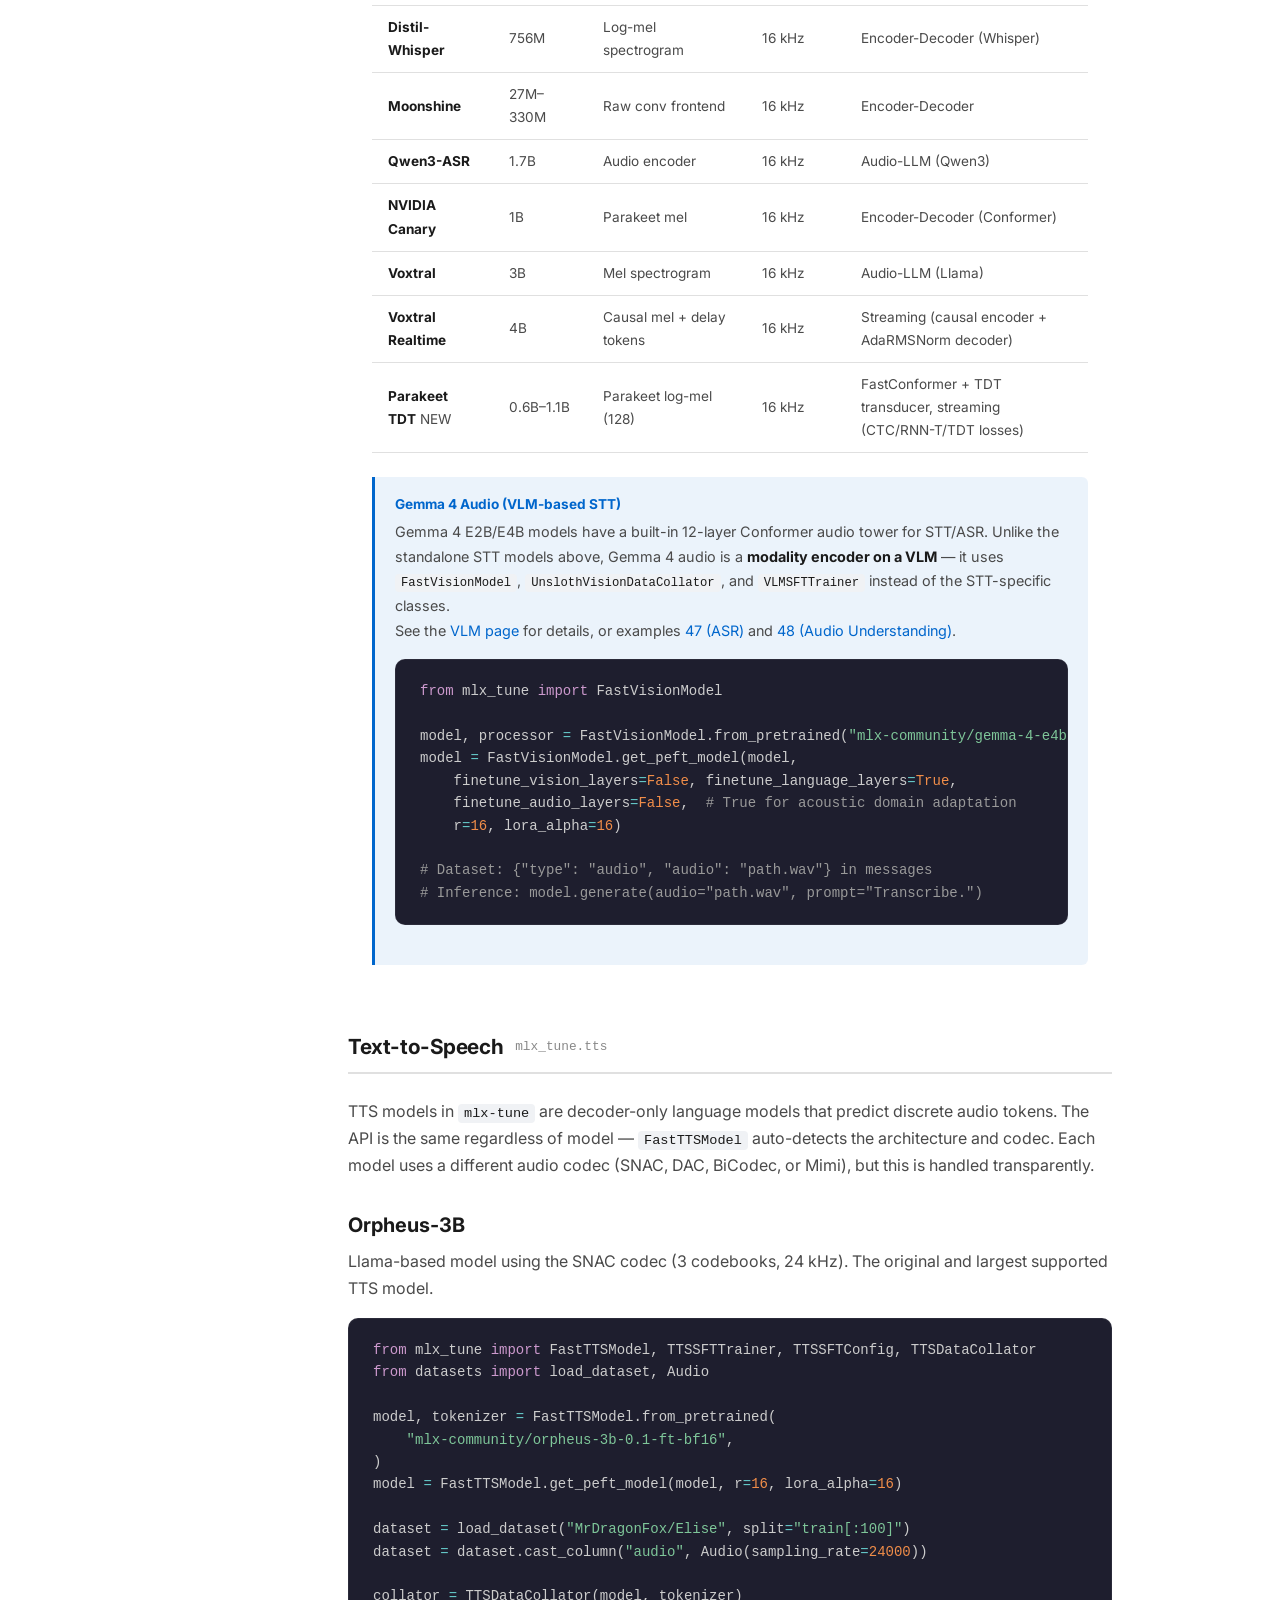
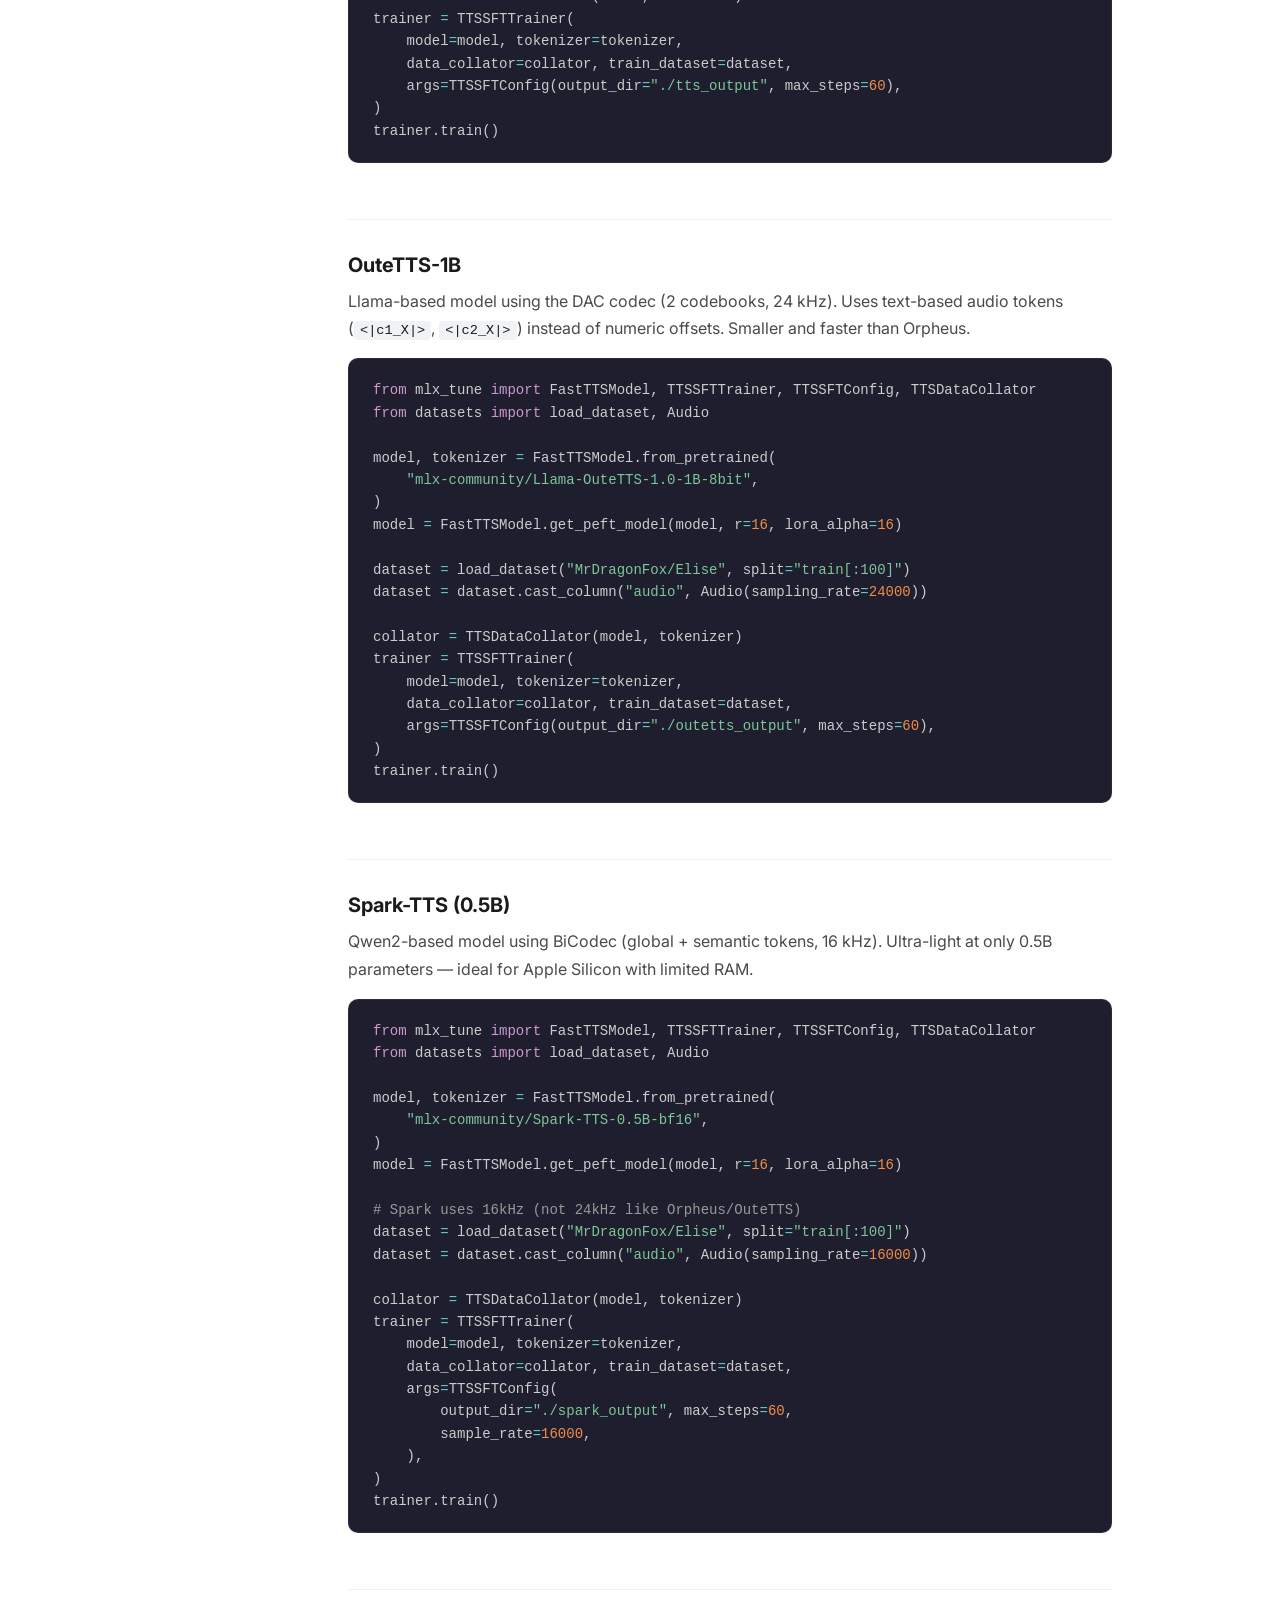
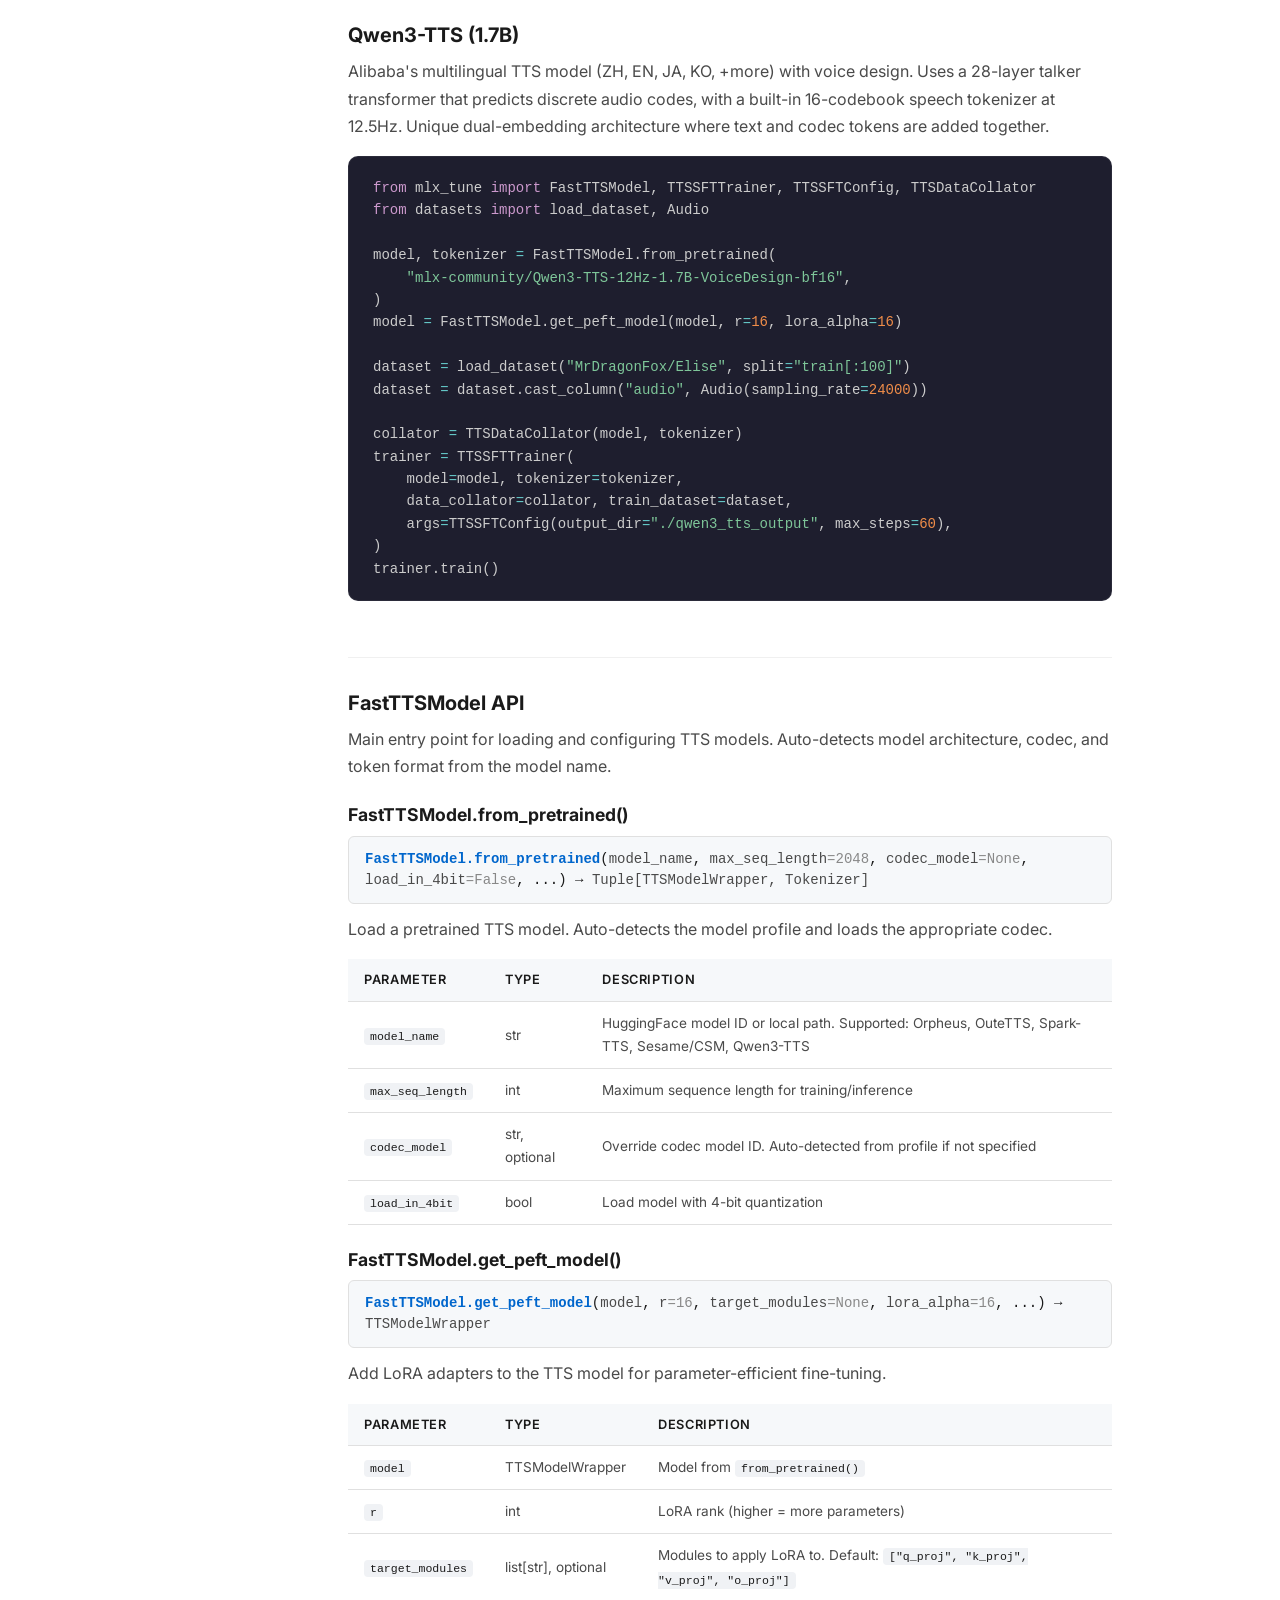
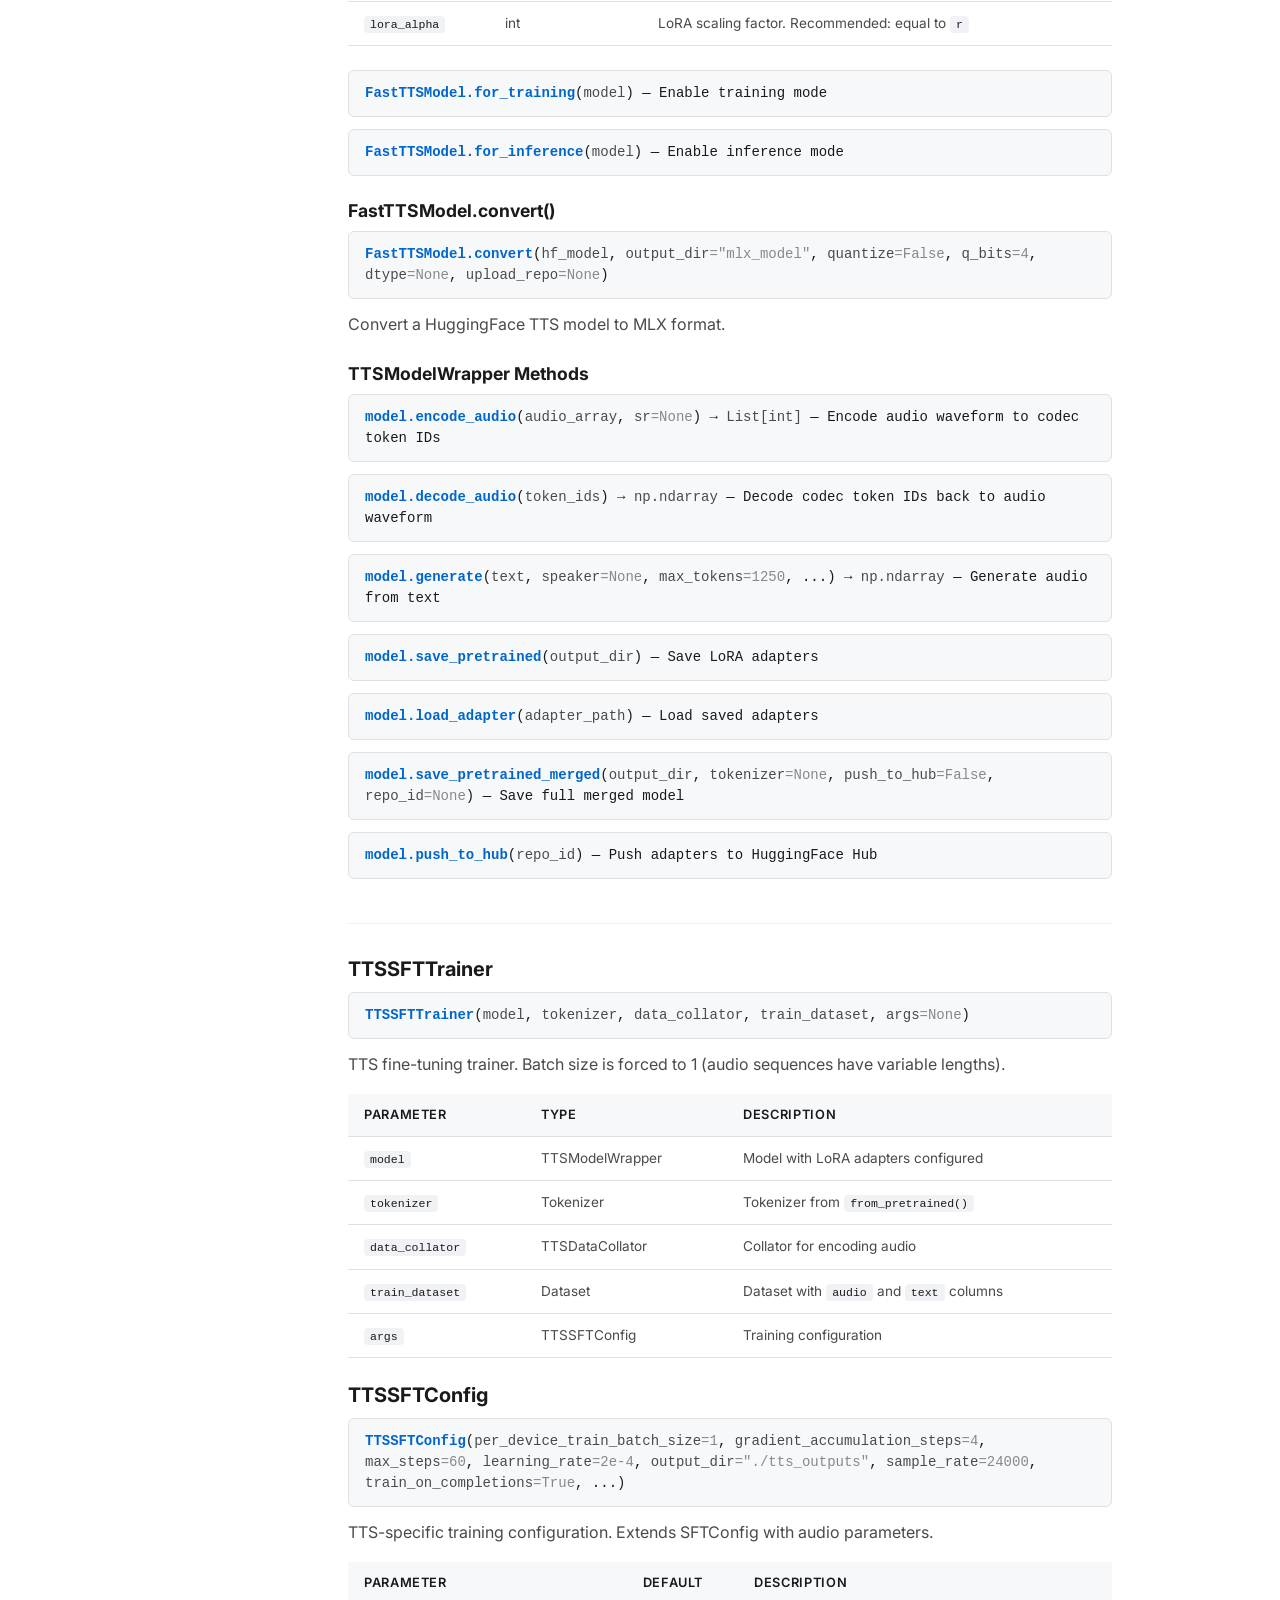
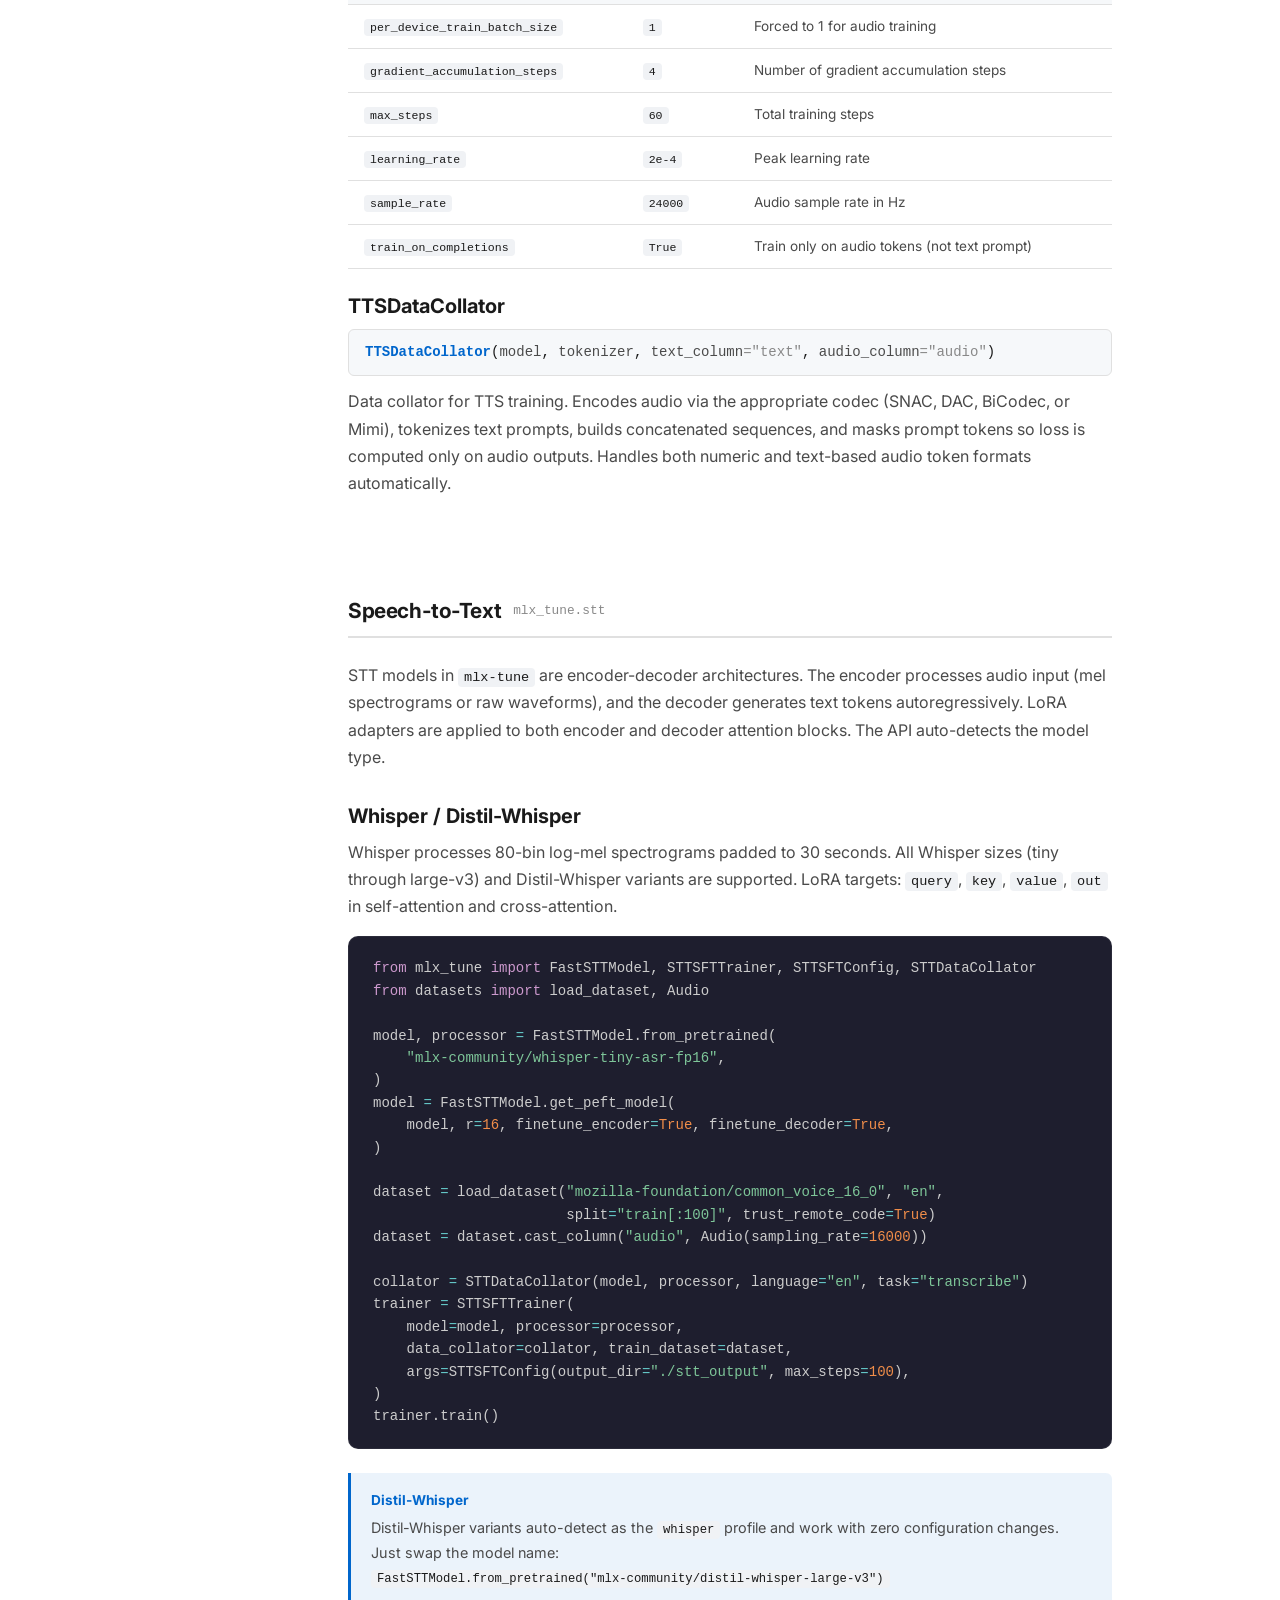
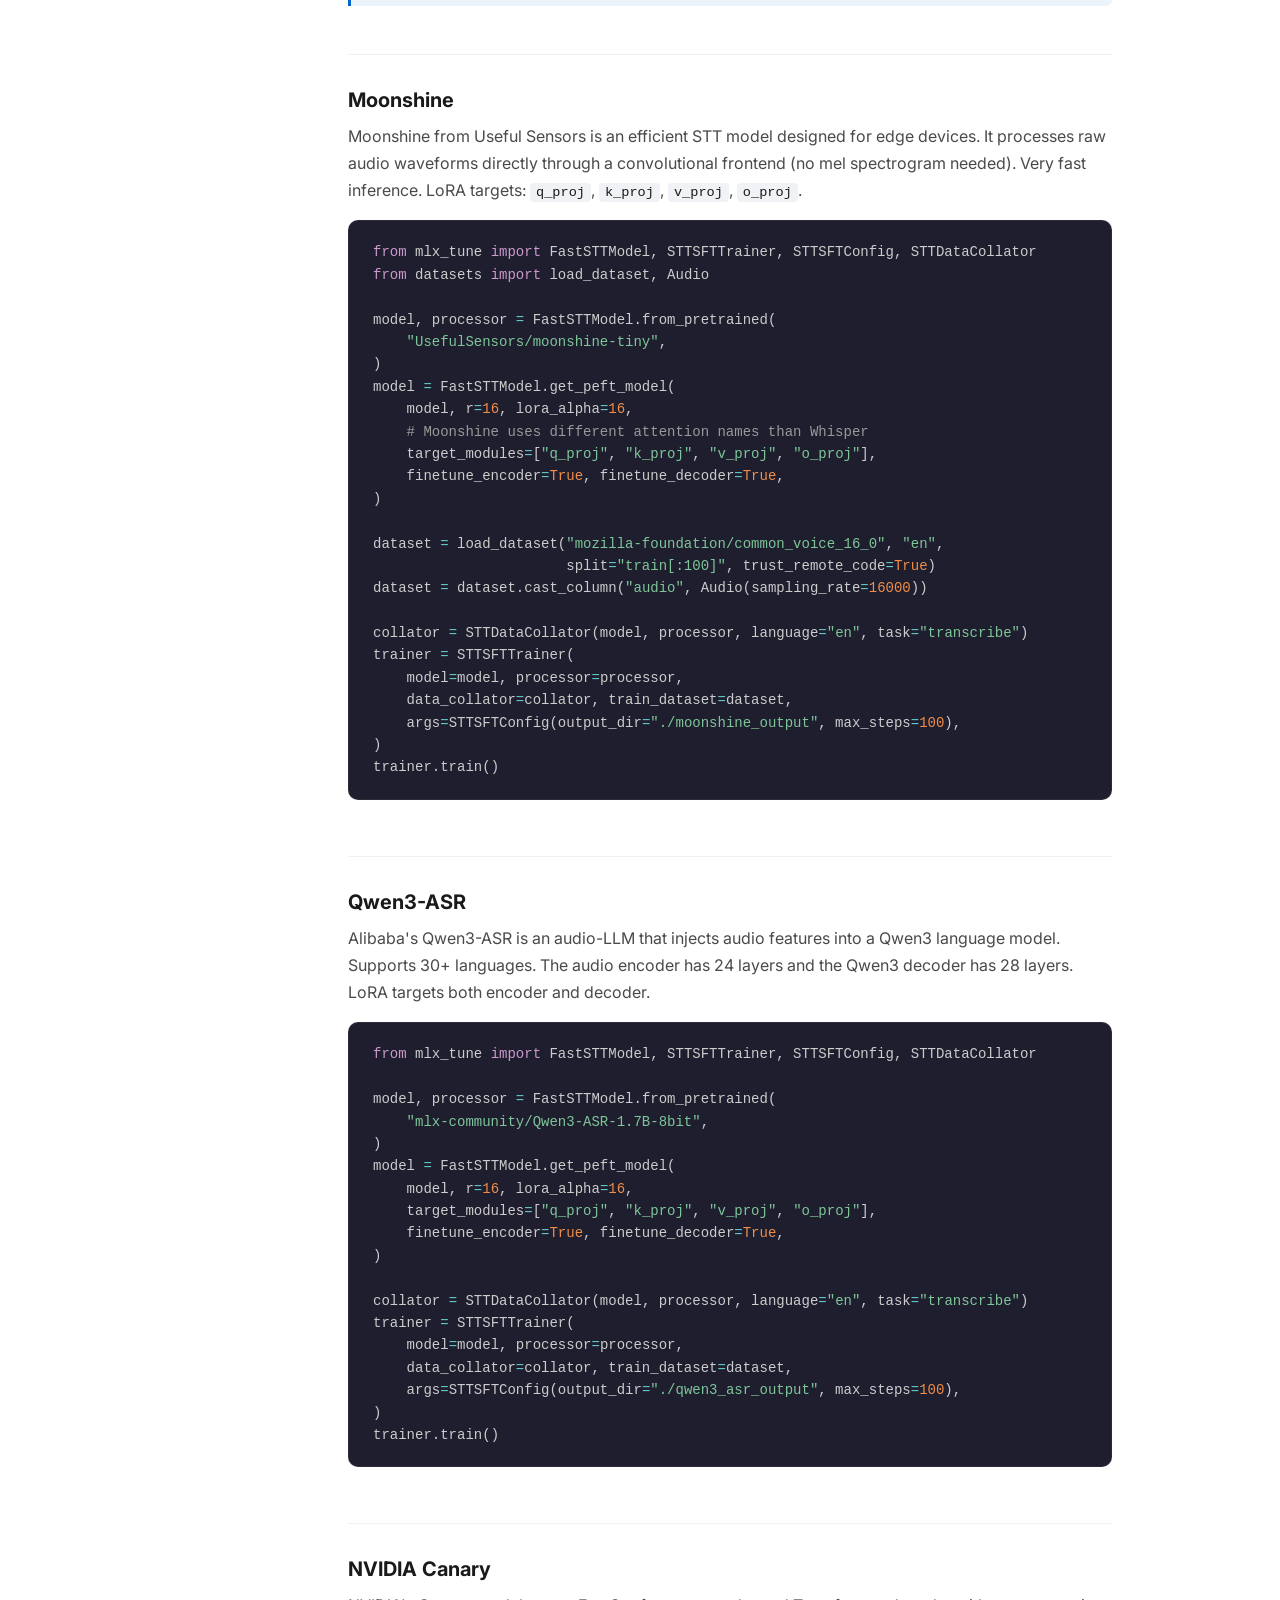
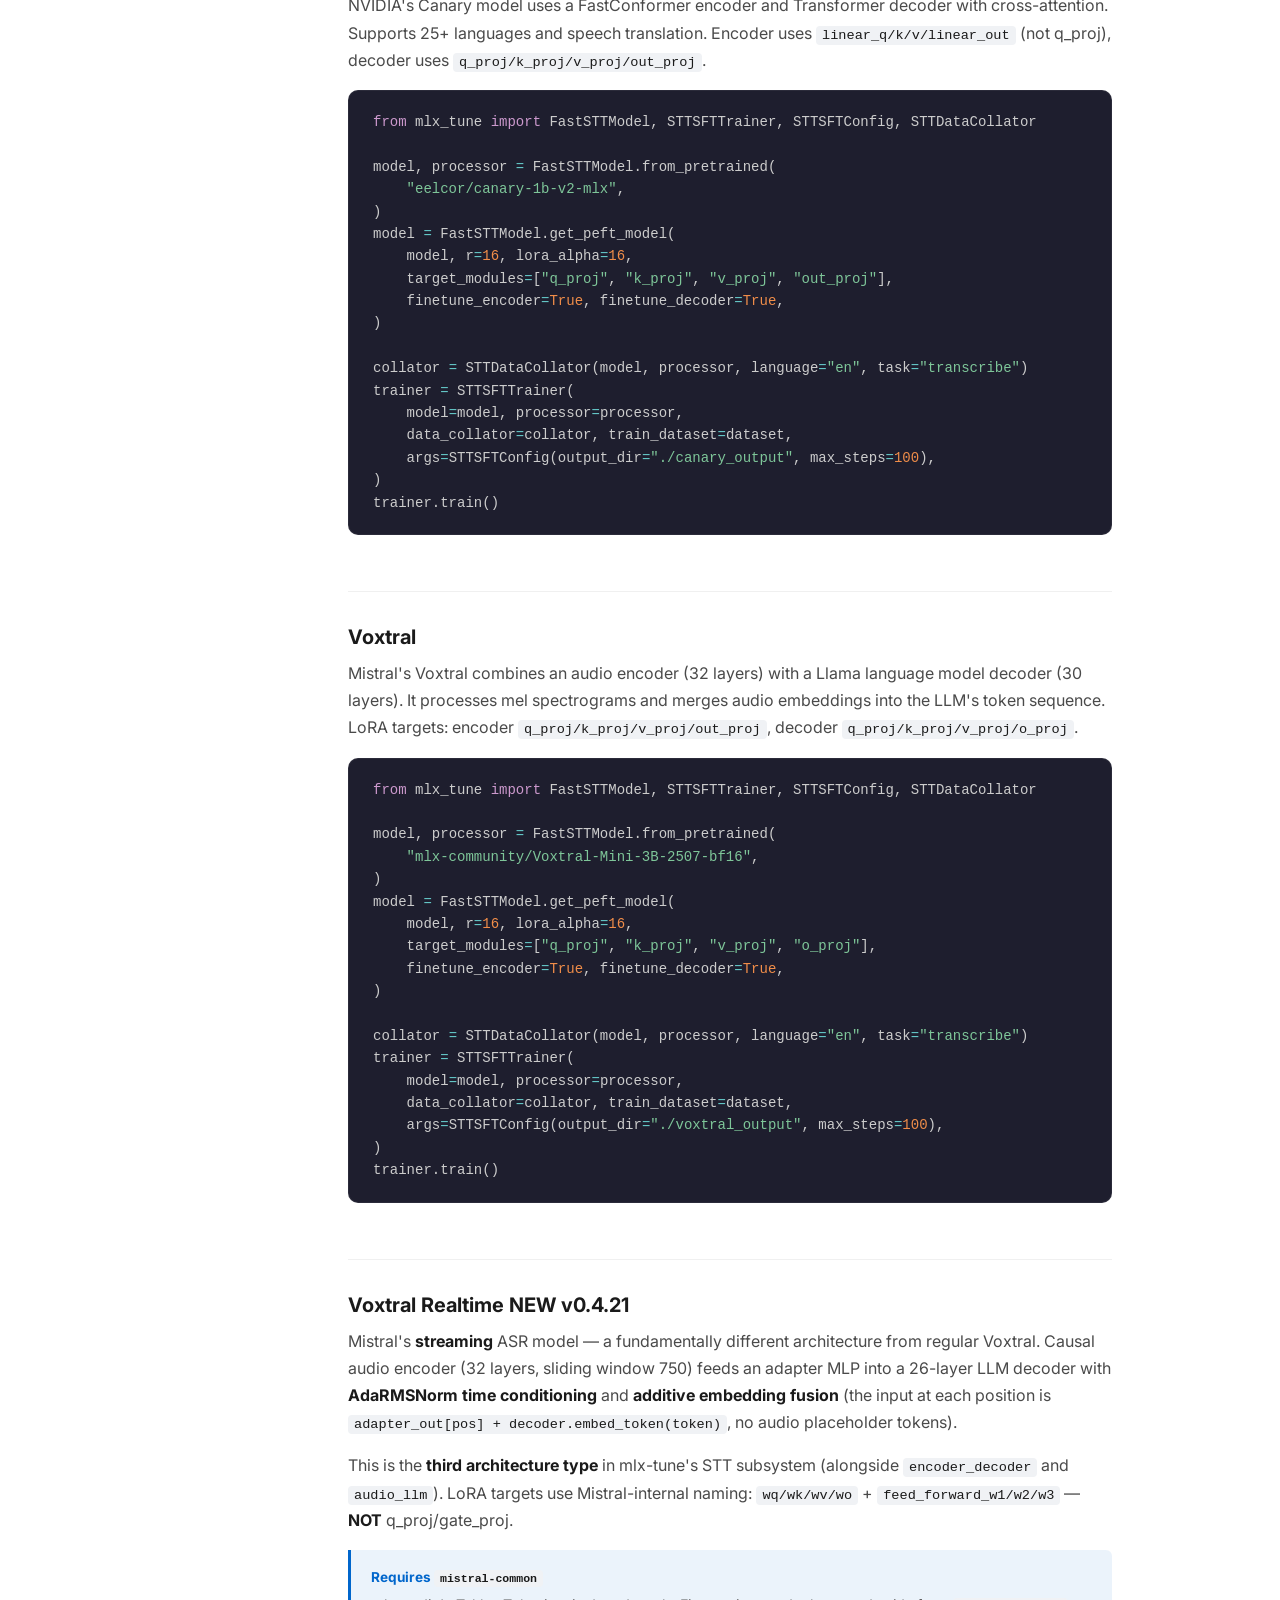
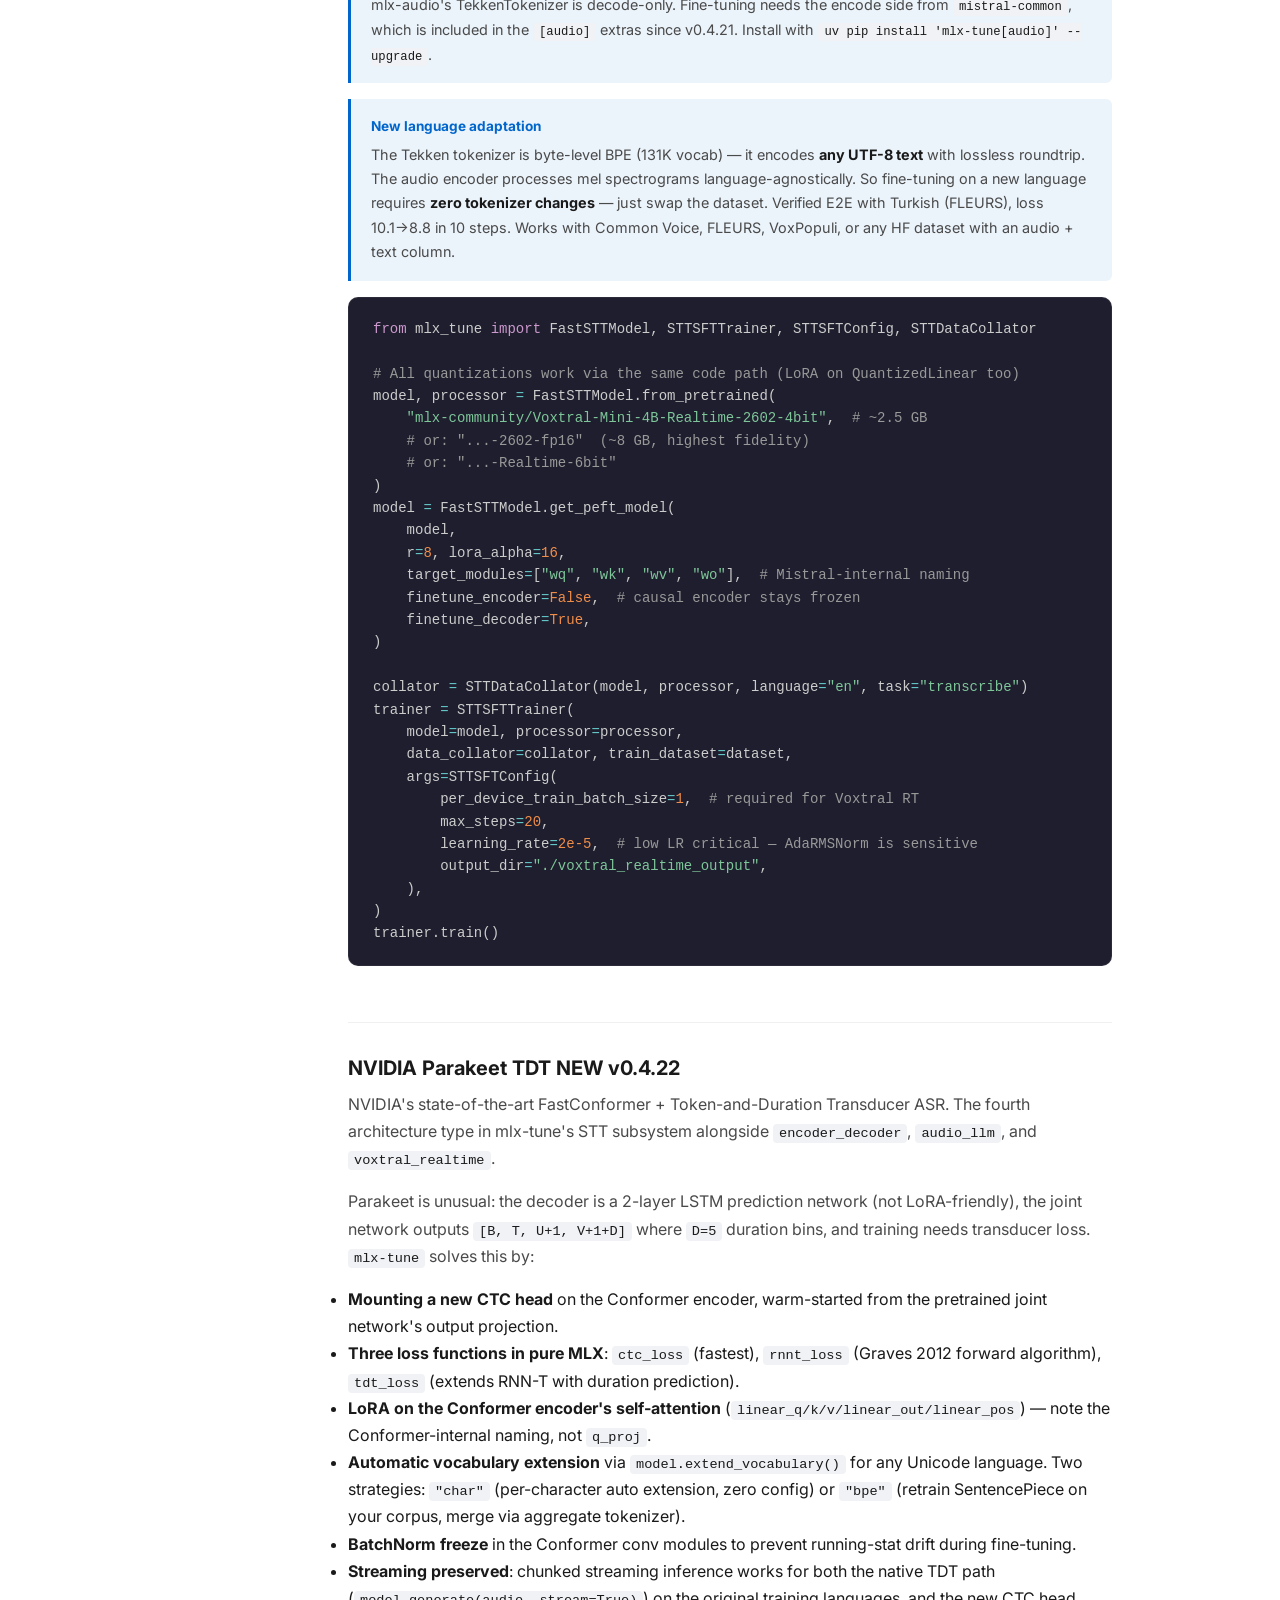
<file: docs/audio.html>
<!DOCTYPE html>
<html lang="en" data-theme="light">
<head>
  <meta charset="UTF-8">
  <meta name="viewport" content="width=device-width, initial-scale=1.0">
  <title>Audio Fine-Tuning &mdash; mlx-tune Docs</title>
  <meta name="description" content="TTS and STT fine-tuning on Apple Silicon with mlx-tune. Orpheus, OuteTTS, Spark-TTS, Whisper, Moonshine, and more.">
  <link rel="icon" href="data:image/svg+xml,<svg xmlns='http://www.w3.org/2000/svg' viewBox='0 0 32 32'><rect width='32' height='32' rx='6' fill='%230d1117'/><text x='50%25' y='73%25' text-anchor='middle' font-family='system-ui,-apple-system,sans-serif' font-weight='900' font-size='22' fill='%23e6edf3'>m</text></svg>">
  <meta property="og:title" content="Audio Fine-Tuning - mlx-tune Docs">
  <meta property="og:image" content="https://arahim3.github.io/mlx-tune/assets/img/og-image.png?v=2">
  <link rel="preconnect" href="https://fonts.googleapis.com">
  <link rel="preconnect" href="https://fonts.gstatic.com" crossorigin>
  <link href="https://fonts.googleapis.com/css2?family=Inter:wght@400;600;700&display=swap" rel="stylesheet">
  <link rel="stylesheet" href="assets/css/prism-dark.css">
  <link rel="stylesheet" href="assets/css/style.css">
</head>
<body>

  <nav class="top-nav">
    <div class="nav-inner">
      <a href="index.html" class="nav-logo"><img src="assets/img/logo.png" alt="mlx-tune"></a>
      <ul class="nav-links">
        <li><a href="index.html">Home</a></li>
        <li><a href="llm.html">LLM</a></li>
        <li><a href="vlm.html">VLM</a></li>
        <li><a href="ocr.html">OCR</a></li>
        <li><a href="audio.html" class="active">Audio</a></li>
        <li><a href="workflow.html">Workflow</a></li>
        <li><a href="examples.html">Examples</a></li>
        <li><a href="troubleshooting.html">Troubleshooting</a></li>
      </ul>
      <div class="nav-right">
        <button class="search-trigger" aria-label="Search docs">
          <svg viewBox="0 0 16 16" fill="none" stroke="currentColor" stroke-width="1.5"><circle cx="6.5" cy="6.5" r="5"/><path d="M10.5 10.5L15 15"/></svg>
          Search
          <kbd>⌘K</kbd>
        </button>
        <a href="https://github.com/ARahim3/mlx-tune" class="github-link" target="_blank" rel="noopener" aria-label="GitHub"><svg viewBox="0 0 16 16"><path d="M8 0C3.58 0 0 3.58 0 8c0 3.54 2.29 6.53 5.47 7.59.4.07.55-.17.55-.38 0-.19-.01-.82-.01-1.49-2.01.37-2.53-.49-2.69-.94-.09-.23-.48-.94-.82-1.13-.28-.15-.68-.52-.01-.53.63-.01 1.08.58 1.23.82.72 1.21 1.87.87 2.33.66.07-.52.28-.87.51-1.07-1.78-.2-3.64-.89-3.64-3.95 0-.87.31-1.59.82-2.15-.08-.2-.36-1.02.08-2.12 0 0 .67-.21 2.2.82.64-.18 1.32-.27 2-.27.68 0 1.36.09 2 .27 1.53-1.04 2.2-.82 2.2-.82.44 1.1.16 1.92.08 2.12.51.56.82 1.27.82 2.15 0 3.07-1.87 3.75-3.65 3.95.29.25.54.73.54 1.48 0 1.07-.01 1.93-.01 2.2 0 .21.15.46.55.38A8.013 8.013 0 0016 8c0-4.42-3.58-8-8-8z" fill="currentColor"/></svg></a>
        <button class="theme-toggle" aria-label="Toggle theme"></button>
        <button class="mobile-toggle" aria-label="Menu">&#9776;</button>
      </div>
    </div>
  </nav>

  <!-- Search Modal -->
  <div class="search-overlay" role="dialog" aria-label="Search documentation">
    <div class="search-modal">
      <div class="search-input-wrap">
        <svg viewBox="0 0 16 16" fill="none" stroke="currentColor" stroke-width="1.5"><circle cx="6.5" cy="6.5" r="5"/><path d="M10.5 10.5L15 15"/></svg>
        <input type="text" class="search-input" placeholder="Search docs..." autocomplete="off" spellcheck="false">
        <span class="search-esc">esc</span>
      </div>
      <div class="search-results"></div>
      <div class="search-footer">
        <span class="search-footer-item"><kbd>&uarr;</kbd><kbd>&darr;</kbd> navigate</span>
        <span class="search-footer-item"><kbd>&crarr;</kbd> open</span>
        <span class="search-footer-item"><kbd>esc</kbd> close</span>
      </div>
    </div>
  </div>

  <!-- Back to Top -->
  <button class="back-to-top" aria-label="Back to top">
    <svg viewBox="0 0 16 16" fill="none" stroke="currentColor" stroke-width="2" stroke-linecap="round"><path d="M8 13V3M3 7l5-5 5 5"/></svg>
  </button>

  <div class="page-wrapper">
    <aside class="sidebar">
      <div class="sidebar-title">On This Page</div>
      <ul class="sidebar-nav">
        <li><a href="#install">Installation</a></li>
        <li><a href="#models">Supported Models</a></li>
        <li><a href="#tts">Text-to-Speech</a></li>
        <li class="sub-item"><a href="#tts-orpheus">Orpheus</a></li>
        <li class="sub-item"><a href="#tts-outetts">OuteTTS</a></li>
        <li class="sub-item"><a href="#tts-spark">Spark-TTS</a></li>
        <li class="sub-item"><a href="#tts-qwen3tts">Qwen3-TTS</a></li>
        <li class="sub-item"><a href="#FastTTSModel">FastTTSModel API</a></li>
        <li class="sub-item"><a href="#TTSSFTTrainer">TTSSFTTrainer</a></li>
        <li><a href="#stt">Speech-to-Text</a></li>
        <li class="sub-item"><a href="#stt-whisper">Whisper</a></li>
        <li class="sub-item"><a href="#stt-moonshine">Moonshine</a></li>
        <li class="sub-item"><a href="#stt-qwen3asr">Qwen3-ASR</a></li>
        <li class="sub-item"><a href="#stt-canary">Canary</a></li>
        <li class="sub-item"><a href="#stt-voxtral">Voxtral</a></li>
        <li class="sub-item"><a href="#stt-voxtral-realtime">Voxtral Realtime</a></li>
        <li class="sub-item"><a href="#stt-parakeet">Parakeet TDT</a></li>
        <li class="sub-item"><a href="#FastSTTModel">FastSTTModel API</a></li>
        <li class="sub-item"><a href="#STTSFTTrainer">STTSFTTrainer</a></li>
        <li><a href="#post-training">Post-Training</a></li>
        <li><a href="#examples">Examples</a></li>
        <li><a href="#tips">Tips</a></li>
      </ul>
    </aside>

    <main class="content">
      <h1>Audio Fine-Tuning</h1>
      <p>Fine-tune TTS and STT models on Apple Silicon. <code>mlx-tune</code> is the first library to offer native LoRA fine-tuning for audio models on MLX &mdash; train text-to-speech and speech-to-text models directly on your Mac.</p>

      <!-- ===== Installation ===== -->
      <section class="section" id="install">
        <div class="section-label">Setup</div>
        <h2 style="margin-top: 0;">Installation</h2>
        <p>Audio fine-tuning requires the optional <code>[audio]</code> extra, which installs <code>mlx-audio</code>, <code>soundfile</code>, and <code>librosa</code>.</p>

        <div class="code-block-wrapper"><button class="copy-btn">Copy</button>
<pre><code class="language-bash"># Install with audio support
uv pip install 'mlx-tune[audio]'

# System dependency: FFmpeg (required by mlx-audio for some codecs)
brew install ffmpeg</code></pre>
        </div>

        <div class="callout">
          <div class="callout-title">Requirements</div>
          <p>Python packages (<code>mlx-audio</code>, <code>soundfile</code>, <code>librosa</code>) are installed automatically with the <code>[audio]</code> extra. <strong>FFmpeg</strong> is a system dependency needed by some audio codecs &mdash; install via <code>brew install ffmpeg</code>. Apple Silicon Mac with 16 GB+ unified RAM recommended.</p>
        </div>

        <div class="callout">
          <div class="callout-title">datasets version</div>
          <p><code>mlx-tune</code> pins <code>datasets&lt;4.0.0</code>. Version 4.0+ dropped <code>soundfile</code> support and requires <code>torchcodec</code> (which has FFmpeg version conflicts on macOS). If you see <em>"please install torchcodec"</em> errors, downgrade: <code>uv pip install 'datasets&lt;4.0.0'</code>.</p>
        </div>
      </section>

      <!-- ===== Supported Models ===== -->
      <section class="section" id="models">
        <div class="section-label">Overview</div>
        <h2 style="margin-top: 0;">Supported Models</h2>
        <p><code>mlx-tune</code> supports multiple TTS and STT model architectures. Models are auto-detected from their name &mdash; no manual profile configuration needed.</p>

        <h3>Text-to-Speech</h3>
        <table class="api-params">
          <thead><tr><th>Model</th><th>Params</th><th>Codec</th><th>Sample Rate</th><th>Architecture</th></tr></thead>
          <tbody>
            <tr><td><strong>Orpheus-3B</strong></td><td>3B</td><td>SNAC</td><td>24 kHz</td><td>Llama (decoder-only)</td></tr>
            <tr><td><strong>OuteTTS-1B</strong></td><td>1B</td><td>DAC</td><td>24 kHz</td><td>Llama (decoder-only)</td></tr>
            <tr><td><strong>Spark-TTS</strong></td><td>0.5B</td><td>BiCodec</td><td>16 kHz</td><td>Qwen2 (decoder-only)</td></tr>
            <tr><td><strong>Sesame/CSM-1B</strong></td><td>1B</td><td>Mimi</td><td>24 kHz</td><td>Backbone + Decoder</td></tr>
            <tr><td><strong>Qwen3-TTS</strong></td><td>1.7B</td><td>Built-in (16-codebook Split RVQ)</td><td>24 kHz</td><td>Talker (decoder-only)</td></tr>
          </tbody>
        </table>

        <h3>Speech-to-Text</h3>
        <table class="api-params">
          <thead><tr><th>Model</th><th>Params</th><th>Preprocessor</th><th>Sample Rate</th><th>Architecture</th></tr></thead>
          <tbody>
            <tr><td><strong>Whisper</strong> (all sizes)</td><td>39M&ndash;1.5B</td><td>Log-mel spectrogram</td><td>16 kHz</td><td>Encoder-Decoder</td></tr>
            <tr><td><strong>Distil-Whisper</strong></td><td>756M</td><td>Log-mel spectrogram</td><td>16 kHz</td><td>Encoder-Decoder (Whisper)</td></tr>
            <tr><td><strong>Moonshine</strong></td><td>27M&ndash;330M</td><td>Raw conv frontend</td><td>16 kHz</td><td>Encoder-Decoder</td></tr>
            <tr><td><strong>Qwen3-ASR</strong></td><td>1.7B</td><td>Audio encoder</td><td>16 kHz</td><td>Audio-LLM (Qwen3)</td></tr>
            <tr><td><strong>NVIDIA Canary</strong></td><td>1B</td><td>Parakeet mel</td><td>16 kHz</td><td>Encoder-Decoder (Conformer)</td></tr>
            <tr><td><strong>Voxtral</strong></td><td>3B</td><td>Mel spectrogram</td><td>16 kHz</td><td>Audio-LLM (Llama)</td></tr>
            <tr><td><strong>Voxtral Realtime</strong></td><td>4B</td><td>Causal mel + delay tokens</td><td>16 kHz</td><td>Streaming (causal encoder + AdaRMSNorm decoder)</td></tr>
            <tr><td><strong>Parakeet TDT</strong> <span class="badge badge-new">NEW</span></td><td>0.6B&ndash;1.1B</td><td>Parakeet log-mel (128)</td><td>16 kHz</td><td>FastConformer + TDT transducer, streaming (CTC/RNN-T/TDT losses)</td></tr>
          </tbody>
        </table>
        <div class="callout" style="margin-top: 1.5rem;">
          <div class="callout-title">Gemma 4 Audio (VLM-based STT)</div>
          <p>Gemma 4 E2B/E4B models have a built-in 12-layer Conformer audio tower for STT/ASR. Unlike the standalone STT models above, Gemma 4 audio is a <strong>modality encoder on a VLM</strong> &mdash; it uses <code>FastVisionModel</code>, <code>UnslothVisionDataCollator</code>, and <code>VLMSFTTrainer</code> instead of the STT-specific classes.</p>
          <p>See the <a href="vlm.html#tips">VLM page</a> for details, or examples <a href="https://github.com/ARahim3/mlx-tune/blob/main/examples/47_gemma4_audio_asr_finetuning.py">47 (ASR)</a> and <a href="https://github.com/ARahim3/mlx-tune/blob/main/examples/48_gemma4_audio_understanding.py">48 (Audio Understanding)</a>.</p>
          <div class="code-block-wrapper"><button class="copy-btn">Copy</button>
<pre><code class="language-python">from mlx_tune import FastVisionModel

model, processor = FastVisionModel.from_pretrained("mlx-community/gemma-4-e4b-it-4bit")
model = FastVisionModel.get_peft_model(model,
    finetune_vision_layers=False, finetune_language_layers=True,
    finetune_audio_layers=False,  # True for acoustic domain adaptation
    r=16, lora_alpha=16)

# Dataset: {"type": "audio", "audio": "path.wav"} in messages
# Inference: model.generate(audio="path.wav", prompt="Transcribe.")</code></pre>
          </div>
        </div>
      </section>

      <!-- ===== Text-to-Speech ===== -->
      <div class="api-module" id="tts">
        <div class="api-module-header">
          <h2 style="margin:0;">Text-to-Speech</h2>
          <span class="module-path">mlx_tune.tts</span>
        </div>

        <p>TTS models in <code>mlx-tune</code> are decoder-only language models that predict discrete audio tokens. The API is the same regardless of model &mdash; <code>FastTTSModel</code> auto-detects the architecture and codec. Each model uses a different audio codec (SNAC, DAC, BiCodec, or Mimi), but this is handled transparently.</p>

        <!-- Model-specific sections -->
        <div class="api-entry" id="tts-orpheus">
          <h3>Orpheus-3B</h3>
          <p>Llama-based model using the SNAC codec (3 codebooks, 24 kHz). The original and largest supported TTS model.</p>
          <div class="code-block-wrapper"><button class="copy-btn">Copy</button>
<pre><code class="language-python">from mlx_tune import FastTTSModel, TTSSFTTrainer, TTSSFTConfig, TTSDataCollator
from datasets import load_dataset, Audio

model, tokenizer = FastTTSModel.from_pretrained(
    "mlx-community/orpheus-3b-0.1-ft-bf16",
)
model = FastTTSModel.get_peft_model(model, r=16, lora_alpha=16)

dataset = load_dataset("MrDragonFox/Elise", split="train[:100]")
dataset = dataset.cast_column("audio", Audio(sampling_rate=24000))

collator = TTSDataCollator(model, tokenizer)
trainer = TTSSFTTrainer(
    model=model, tokenizer=tokenizer,
    data_collator=collator, train_dataset=dataset,
    args=TTSSFTConfig(output_dir="./tts_output", max_steps=60),
)
trainer.train()</code></pre>
          </div>
        </div>

        <div class="api-entry" id="tts-outetts">
          <h3>OuteTTS-1B</h3>
          <p>Llama-based model using the DAC codec (2 codebooks, 24 kHz). Uses text-based audio tokens (<code>&lt;|c1_X|&gt;</code>, <code>&lt;|c2_X|&gt;</code>) instead of numeric offsets. Smaller and faster than Orpheus.</p>
          <div class="code-block-wrapper"><button class="copy-btn">Copy</button>
<pre><code class="language-python">from mlx_tune import FastTTSModel, TTSSFTTrainer, TTSSFTConfig, TTSDataCollator
from datasets import load_dataset, Audio

model, tokenizer = FastTTSModel.from_pretrained(
    "mlx-community/Llama-OuteTTS-1.0-1B-8bit",
)
model = FastTTSModel.get_peft_model(model, r=16, lora_alpha=16)

dataset = load_dataset("MrDragonFox/Elise", split="train[:100]")
dataset = dataset.cast_column("audio", Audio(sampling_rate=24000))

collator = TTSDataCollator(model, tokenizer)
trainer = TTSSFTTrainer(
    model=model, tokenizer=tokenizer,
    data_collator=collator, train_dataset=dataset,
    args=TTSSFTConfig(output_dir="./outetts_output", max_steps=60),
)
trainer.train()</code></pre>
          </div>
        </div>

        <div class="api-entry" id="tts-spark">
          <h3>Spark-TTS (0.5B)</h3>
          <p>Qwen2-based model using BiCodec (global + semantic tokens, 16 kHz). Ultra-light at only 0.5B parameters &mdash; ideal for Apple Silicon with limited RAM.</p>
          <div class="code-block-wrapper"><button class="copy-btn">Copy</button>
<pre><code class="language-python">from mlx_tune import FastTTSModel, TTSSFTTrainer, TTSSFTConfig, TTSDataCollator
from datasets import load_dataset, Audio

model, tokenizer = FastTTSModel.from_pretrained(
    "mlx-community/Spark-TTS-0.5B-bf16",
)
model = FastTTSModel.get_peft_model(model, r=16, lora_alpha=16)

# Spark uses 16kHz (not 24kHz like Orpheus/OuteTTS)
dataset = load_dataset("MrDragonFox/Elise", split="train[:100]")
dataset = dataset.cast_column("audio", Audio(sampling_rate=16000))

collator = TTSDataCollator(model, tokenizer)
trainer = TTSSFTTrainer(
    model=model, tokenizer=tokenizer,
    data_collator=collator, train_dataset=dataset,
    args=TTSSFTConfig(
        output_dir="./spark_output", max_steps=60,
        sample_rate=16000,
    ),
)
trainer.train()</code></pre>
          </div>
        </div>

        <!-- Qwen3-TTS -->
        <div class="api-entry" id="tts-qwen3tts">
          <h3>Qwen3-TTS (1.7B)</h3>
          <p>Alibaba's multilingual TTS model (ZH, EN, JA, KO, +more) with voice design. Uses a 28-layer talker transformer that predicts discrete audio codes, with a built-in 16-codebook speech tokenizer at 12.5Hz. Unique dual-embedding architecture where text and codec tokens are added together.</p>
          <div class="code-block-wrapper"><button class="copy-btn">Copy</button>
<pre><code class="language-python">from mlx_tune import FastTTSModel, TTSSFTTrainer, TTSSFTConfig, TTSDataCollator
from datasets import load_dataset, Audio

model, tokenizer = FastTTSModel.from_pretrained(
    "mlx-community/Qwen3-TTS-12Hz-1.7B-VoiceDesign-bf16",
)
model = FastTTSModel.get_peft_model(model, r=16, lora_alpha=16)

dataset = load_dataset("MrDragonFox/Elise", split="train[:100]")
dataset = dataset.cast_column("audio", Audio(sampling_rate=24000))

collator = TTSDataCollator(model, tokenizer)
trainer = TTSSFTTrainer(
    model=model, tokenizer=tokenizer,
    data_collator=collator, train_dataset=dataset,
    args=TTSSFTConfig(output_dir="./qwen3_tts_output", max_steps=60),
)
trainer.train()</code></pre>
          </div>
        </div>

        <!-- FastTTSModel -->
        <div class="api-entry" id="FastTTSModel">
          <h3>FastTTSModel API</h3>
          <p>Main entry point for loading and configuring TTS models. Auto-detects model architecture, codec, and token format from the model name.</p>

          <h4>FastTTSModel.from_pretrained()</h4>
          <div class="api-signature">
            <span class="api-name">FastTTSModel.from_pretrained</span>(<span class="api-param">model_name</span>, <span class="api-param">max_seq_length</span><span class="api-default">=2048</span>, <span class="api-param">codec_model</span><span class="api-default">=None</span>, <span class="api-param">load_in_4bit</span><span class="api-default">=False</span>, ...) &rarr; <span class="api-param">Tuple[TTSModelWrapper, Tokenizer]</span>
          </div>
          <p>Load a pretrained TTS model. Auto-detects the model profile and loads the appropriate codec.</p>
          <table class="api-params">
            <thead><tr><th>Parameter</th><th>Type</th><th>Description</th></tr></thead>
            <tbody>
              <tr><td><code>model_name</code></td><td>str</td><td>HuggingFace model ID or local path. Supported: Orpheus, OuteTTS, Spark-TTS, Sesame/CSM, Qwen3-TTS</td></tr>
              <tr><td><code>max_seq_length</code></td><td>int</td><td>Maximum sequence length for training/inference</td></tr>
              <tr><td><code>codec_model</code></td><td>str, optional</td><td>Override codec model ID. Auto-detected from profile if not specified</td></tr>
              <tr><td><code>load_in_4bit</code></td><td>bool</td><td>Load model with 4-bit quantization</td></tr>
            </tbody>
          </table>

          <h4>FastTTSModel.get_peft_model()</h4>
          <div class="api-signature">
            <span class="api-name">FastTTSModel.get_peft_model</span>(<span class="api-param">model</span>, <span class="api-param">r</span><span class="api-default">=16</span>, <span class="api-param">target_modules</span><span class="api-default">=None</span>, <span class="api-param">lora_alpha</span><span class="api-default">=16</span>, ...) &rarr; <span class="api-param">TTSModelWrapper</span>
          </div>
          <p>Add LoRA adapters to the TTS model for parameter-efficient fine-tuning.</p>
          <table class="api-params">
            <thead><tr><th>Parameter</th><th>Type</th><th>Description</th></tr></thead>
            <tbody>
              <tr><td><code>model</code></td><td>TTSModelWrapper</td><td>Model from <code>from_pretrained()</code></td></tr>
              <tr><td><code>r</code></td><td>int</td><td>LoRA rank (higher = more parameters)</td></tr>
              <tr><td><code>target_modules</code></td><td>list[str], optional</td><td>Modules to apply LoRA to. Default: <code>["q_proj", "k_proj", "v_proj", "o_proj"]</code></td></tr>
              <tr><td><code>lora_alpha</code></td><td>int</td><td>LoRA scaling factor. Recommended: equal to <code>r</code></td></tr>
            </tbody>
          </table>

          <div class="api-signature" style="margin-top:12px;"><span class="api-name">FastTTSModel.for_training</span>(<span class="api-param">model</span>) &mdash; Enable training mode</div>
          <div class="api-signature" style="margin-top:8px;"><span class="api-name">FastTTSModel.for_inference</span>(<span class="api-param">model</span>) &mdash; Enable inference mode</div>

          <h4>FastTTSModel.convert()</h4>
          <div class="api-signature">
            <span class="api-name">FastTTSModel.convert</span>(<span class="api-param">hf_model</span>, <span class="api-param">output_dir</span><span class="api-default">="mlx_model"</span>, <span class="api-param">quantize</span><span class="api-default">=False</span>, <span class="api-param">q_bits</span><span class="api-default">=4</span>, <span class="api-param">dtype</span><span class="api-default">=None</span>, <span class="api-param">upload_repo</span><span class="api-default">=None</span>)
          </div>
          <p>Convert a HuggingFace TTS model to MLX format.</p>

          <h4>TTSModelWrapper Methods</h4>
          <div class="api-signature"><span class="api-name">model.encode_audio</span>(<span class="api-param">audio_array</span>, <span class="api-param">sr</span><span class="api-default">=None</span>) &rarr; <span class="api-param">List[int]</span> &mdash; Encode audio waveform to codec token IDs</div>
          <div class="api-signature" style="margin-top:8px;"><span class="api-name">model.decode_audio</span>(<span class="api-param">token_ids</span>) &rarr; <span class="api-param">np.ndarray</span> &mdash; Decode codec token IDs back to audio waveform</div>
          <div class="api-signature" style="margin-top:8px;"><span class="api-name">model.generate</span>(<span class="api-param">text</span>, <span class="api-param">speaker</span><span class="api-default">=None</span>, <span class="api-param">max_tokens</span><span class="api-default">=1250</span>, ...) &rarr; <span class="api-param">np.ndarray</span> &mdash; Generate audio from text</div>
          <div class="api-signature" style="margin-top:8px;"><span class="api-name">model.save_pretrained</span>(<span class="api-param">output_dir</span>) &mdash; Save LoRA adapters</div>
          <div class="api-signature" style="margin-top:8px;"><span class="api-name">model.load_adapter</span>(<span class="api-param">adapter_path</span>) &mdash; Load saved adapters</div>
          <div class="api-signature" style="margin-top:8px;"><span class="api-name">model.save_pretrained_merged</span>(<span class="api-param">output_dir</span>, <span class="api-param">tokenizer</span><span class="api-default">=None</span>, <span class="api-param">push_to_hub</span><span class="api-default">=False</span>, <span class="api-param">repo_id</span><span class="api-default">=None</span>) &mdash; Save full merged model</div>
          <div class="api-signature" style="margin-top:8px;"><span class="api-name">model.push_to_hub</span>(<span class="api-param">repo_id</span>) &mdash; Push adapters to HuggingFace Hub</div>
        </div>

        <!-- TTSSFTTrainer -->
        <div class="api-entry" id="TTSSFTTrainer">
          <h3>TTSSFTTrainer</h3>
          <div class="api-signature">
            <span class="api-name">TTSSFTTrainer</span>(<span class="api-param">model</span>, <span class="api-param">tokenizer</span>, <span class="api-param">data_collator</span>, <span class="api-param">train_dataset</span>, <span class="api-param">args</span><span class="api-default">=None</span>)
          </div>
          <p>TTS fine-tuning trainer. Batch size is forced to 1 (audio sequences have variable lengths).</p>
          <table class="api-params">
            <thead><tr><th>Parameter</th><th>Type</th><th>Description</th></tr></thead>
            <tbody>
              <tr><td><code>model</code></td><td>TTSModelWrapper</td><td>Model with LoRA adapters configured</td></tr>
              <tr><td><code>tokenizer</code></td><td>Tokenizer</td><td>Tokenizer from <code>from_pretrained()</code></td></tr>
              <tr><td><code>data_collator</code></td><td>TTSDataCollator</td><td>Collator for encoding audio</td></tr>
              <tr><td><code>train_dataset</code></td><td>Dataset</td><td>Dataset with <code>audio</code> and <code>text</code> columns</td></tr>
              <tr><td><code>args</code></td><td>TTSSFTConfig</td><td>Training configuration</td></tr>
            </tbody>
          </table>

          <h3 style="margin-top:24px;">TTSSFTConfig</h3>
          <div class="api-signature">
            <span class="api-name">TTSSFTConfig</span>(<span class="api-param">per_device_train_batch_size</span><span class="api-default">=1</span>, <span class="api-param">gradient_accumulation_steps</span><span class="api-default">=4</span>, <span class="api-param">max_steps</span><span class="api-default">=60</span>, <span class="api-param">learning_rate</span><span class="api-default">=2e-4</span>, <span class="api-param">output_dir</span><span class="api-default">="./tts_outputs"</span>, <span class="api-param">sample_rate</span><span class="api-default">=24000</span>, <span class="api-param">train_on_completions</span><span class="api-default">=True</span>, ...)
          </div>
          <p>TTS-specific training configuration. Extends SFTConfig with audio parameters.</p>
          <table class="api-params">
            <thead><tr><th>Parameter</th><th>Default</th><th>Description</th></tr></thead>
            <tbody>
              <tr><td><code>per_device_train_batch_size</code></td><td><code>1</code></td><td>Forced to 1 for audio training</td></tr>
              <tr><td><code>gradient_accumulation_steps</code></td><td><code>4</code></td><td>Number of gradient accumulation steps</td></tr>
              <tr><td><code>max_steps</code></td><td><code>60</code></td><td>Total training steps</td></tr>
              <tr><td><code>learning_rate</code></td><td><code>2e-4</code></td><td>Peak learning rate</td></tr>
              <tr><td><code>sample_rate</code></td><td><code>24000</code></td><td>Audio sample rate in Hz</td></tr>
              <tr><td><code>train_on_completions</code></td><td><code>True</code></td><td>Train only on audio tokens (not text prompt)</td></tr>
            </tbody>
          </table>

          <h3 style="margin-top:24px;">TTSDataCollator</h3>
          <div class="api-signature">
            <span class="api-name">TTSDataCollator</span>(<span class="api-param">model</span>, <span class="api-param">tokenizer</span>, <span class="api-param">text_column</span><span class="api-default">="text"</span>, <span class="api-param">audio_column</span><span class="api-default">="audio"</span>)
          </div>
          <p>Data collator for TTS training. Encodes audio via the appropriate codec (SNAC, DAC, BiCodec, or Mimi), tokenizes text prompts, builds concatenated sequences, and masks prompt tokens so loss is computed only on audio outputs. Handles both numeric and text-based audio token formats automatically.</p>
        </div>
      </div>

      <!-- ===== Speech-to-Text ===== -->
      <div class="api-module" id="stt">
        <div class="api-module-header">
          <h2 style="margin:0;">Speech-to-Text</h2>
          <span class="module-path">mlx_tune.stt</span>
        </div>

        <p>STT models in <code>mlx-tune</code> are encoder-decoder architectures. The encoder processes audio input (mel spectrograms or raw waveforms), and the decoder generates text tokens autoregressively. LoRA adapters are applied to both encoder and decoder attention blocks. The API auto-detects the model type.</p>

        <!-- Whisper -->
        <div class="api-entry" id="stt-whisper">
          <h3>Whisper / Distil-Whisper</h3>
          <p>Whisper processes 80-bin log-mel spectrograms padded to 30 seconds. All Whisper sizes (tiny through large-v3) and Distil-Whisper variants are supported. LoRA targets: <code>query</code>, <code>key</code>, <code>value</code>, <code>out</code> in self-attention and cross-attention.</p>
          <div class="code-block-wrapper"><button class="copy-btn">Copy</button>
<pre><code class="language-python">from mlx_tune import FastSTTModel, STTSFTTrainer, STTSFTConfig, STTDataCollator
from datasets import load_dataset, Audio

model, processor = FastSTTModel.from_pretrained(
    "mlx-community/whisper-tiny-asr-fp16",
)
model = FastSTTModel.get_peft_model(
    model, r=16, finetune_encoder=True, finetune_decoder=True,
)

dataset = load_dataset("mozilla-foundation/common_voice_16_0", "en",
                       split="train[:100]", trust_remote_code=True)
dataset = dataset.cast_column("audio", Audio(sampling_rate=16000))

collator = STTDataCollator(model, processor, language="en", task="transcribe")
trainer = STTSFTTrainer(
    model=model, processor=processor,
    data_collator=collator, train_dataset=dataset,
    args=STTSFTConfig(output_dir="./stt_output", max_steps=100),
)
trainer.train()</code></pre>
          </div>
          <div class="callout">
            <div class="callout-title">Distil-Whisper</div>
            <p>Distil-Whisper variants auto-detect as the <code>whisper</code> profile and work with zero configuration changes. Just swap the model name:</p>
            <p><code>FastSTTModel.from_pretrained("mlx-community/distil-whisper-large-v3")</code></p>
          </div>
        </div>

        <!-- Moonshine -->
        <div class="api-entry" id="stt-moonshine">
          <h3>Moonshine</h3>
          <p>Moonshine from Useful Sensors is an efficient STT model designed for edge devices. It processes raw audio waveforms directly through a convolutional frontend (no mel spectrogram needed). Very fast inference. LoRA targets: <code>q_proj</code>, <code>k_proj</code>, <code>v_proj</code>, <code>o_proj</code>.</p>
          <div class="code-block-wrapper"><button class="copy-btn">Copy</button>
<pre><code class="language-python">from mlx_tune import FastSTTModel, STTSFTTrainer, STTSFTConfig, STTDataCollator
from datasets import load_dataset, Audio

model, processor = FastSTTModel.from_pretrained(
    "UsefulSensors/moonshine-tiny",
)
model = FastSTTModel.get_peft_model(
    model, r=16, lora_alpha=16,
    # Moonshine uses different attention names than Whisper
    target_modules=["q_proj", "k_proj", "v_proj", "o_proj"],
    finetune_encoder=True, finetune_decoder=True,
)

dataset = load_dataset("mozilla-foundation/common_voice_16_0", "en",
                       split="train[:100]", trust_remote_code=True)
dataset = dataset.cast_column("audio", Audio(sampling_rate=16000))

collator = STTDataCollator(model, processor, language="en", task="transcribe")
trainer = STTSFTTrainer(
    model=model, processor=processor,
    data_collator=collator, train_dataset=dataset,
    args=STTSFTConfig(output_dir="./moonshine_output", max_steps=100),
)
trainer.train()</code></pre>
          </div>
        </div>

        <!-- Qwen3-ASR -->
        <div class="api-entry" id="stt-qwen3asr">
          <h3>Qwen3-ASR</h3>
          <p>Alibaba's Qwen3-ASR is an audio-LLM that injects audio features into a Qwen3 language model. Supports 30+ languages. The audio encoder has 24 layers and the Qwen3 decoder has 28 layers. LoRA targets both encoder and decoder.</p>
          <div class="code-block-wrapper"><button class="copy-btn">Copy</button>
<pre><code class="language-python">from mlx_tune import FastSTTModel, STTSFTTrainer, STTSFTConfig, STTDataCollator

model, processor = FastSTTModel.from_pretrained(
    "mlx-community/Qwen3-ASR-1.7B-8bit",
)
model = FastSTTModel.get_peft_model(
    model, r=16, lora_alpha=16,
    target_modules=["q_proj", "k_proj", "v_proj", "o_proj"],
    finetune_encoder=True, finetune_decoder=True,
)

collator = STTDataCollator(model, processor, language="en", task="transcribe")
trainer = STTSFTTrainer(
    model=model, processor=processor,
    data_collator=collator, train_dataset=dataset,
    args=STTSFTConfig(output_dir="./qwen3_asr_output", max_steps=100),
)
trainer.train()</code></pre>
          </div>
        </div>

        <!-- Canary -->
        <div class="api-entry" id="stt-canary">
          <h3>NVIDIA Canary</h3>
          <p>NVIDIA's Canary model uses a FastConformer encoder and Transformer decoder with cross-attention. Supports 25+ languages and speech translation. Encoder uses <code>linear_q/k/v/linear_out</code> (not q_proj), decoder uses <code>q_proj/k_proj/v_proj/out_proj</code>.</p>
          <div class="code-block-wrapper"><button class="copy-btn">Copy</button>
<pre><code class="language-python">from mlx_tune import FastSTTModel, STTSFTTrainer, STTSFTConfig, STTDataCollator

model, processor = FastSTTModel.from_pretrained(
    "eelcor/canary-1b-v2-mlx",
)
model = FastSTTModel.get_peft_model(
    model, r=16, lora_alpha=16,
    target_modules=["q_proj", "k_proj", "v_proj", "out_proj"],
    finetune_encoder=True, finetune_decoder=True,
)

collator = STTDataCollator(model, processor, language="en", task="transcribe")
trainer = STTSFTTrainer(
    model=model, processor=processor,
    data_collator=collator, train_dataset=dataset,
    args=STTSFTConfig(output_dir="./canary_output", max_steps=100),
)
trainer.train()</code></pre>
          </div>
        </div>

        <!-- Voxtral -->
        <div class="api-entry" id="stt-voxtral">
          <h3>Voxtral</h3>
          <p>Mistral's Voxtral combines an audio encoder (32 layers) with a Llama language model decoder (30 layers). It processes mel spectrograms and merges audio embeddings into the LLM's token sequence. LoRA targets: encoder <code>q_proj/k_proj/v_proj/out_proj</code>, decoder <code>q_proj/k_proj/v_proj/o_proj</code>.</p>
          <div class="code-block-wrapper"><button class="copy-btn">Copy</button>
<pre><code class="language-python">from mlx_tune import FastSTTModel, STTSFTTrainer, STTSFTConfig, STTDataCollator

model, processor = FastSTTModel.from_pretrained(
    "mlx-community/Voxtral-Mini-3B-2507-bf16",
)
model = FastSTTModel.get_peft_model(
    model, r=16, lora_alpha=16,
    target_modules=["q_proj", "k_proj", "v_proj", "o_proj"],
    finetune_encoder=True, finetune_decoder=True,
)

collator = STTDataCollator(model, processor, language="en", task="transcribe")
trainer = STTSFTTrainer(
    model=model, processor=processor,
    data_collator=collator, train_dataset=dataset,
    args=STTSFTConfig(output_dir="./voxtral_output", max_steps=100),
)
trainer.train()</code></pre>
          </div>
        </div>

        <!-- Voxtral Realtime -->
        <div class="api-entry" id="stt-voxtral-realtime">
          <h3>Voxtral Realtime <span class="badge badge-new">NEW v0.4.21</span></h3>
          <p>Mistral's <strong>streaming</strong> ASR model &mdash; a fundamentally different architecture from regular Voxtral. Causal audio encoder (32 layers, sliding window 750) feeds an adapter MLP into a 26-layer LLM decoder with <strong>AdaRMSNorm time conditioning</strong> and <strong>additive embedding fusion</strong> (the input at each position is <code>adapter_out[pos] + decoder.embed_token(token)</code>, no audio placeholder tokens).</p>
          <p>This is the <strong>third architecture type</strong> in mlx-tune's STT subsystem (alongside <code>encoder_decoder</code> and <code>audio_llm</code>). LoRA targets use Mistral-internal naming: <code>wq/wk/wv/wo</code> + <code>feed_forward_w1/w2/w3</code> &mdash; <strong>NOT</strong> q_proj/gate_proj.</p>
          <div class="callout">
            <div class="callout-title">Requires <code>mistral-common</code></div>
            <p>mlx-audio's TekkenTokenizer is decode-only. Fine-tuning needs the encode side from <code>mistral-common</code>, which is included in the <code>[audio]</code> extras since v0.4.21. Install with <code>uv pip install 'mlx-tune[audio]' --upgrade</code>.</p>
          </div>
          <div class="callout">
            <div class="callout-title">New language adaptation</div>
            <p>The Tekken tokenizer is byte-level BPE (131K vocab) &mdash; it encodes <strong>any UTF-8 text</strong> with lossless roundtrip. The audio encoder processes mel spectrograms language-agnostically. So fine-tuning on a new language requires <strong>zero tokenizer changes</strong> &mdash; just swap the dataset. Verified E2E with Turkish (FLEURS), loss 10.1&rarr;8.8 in 10 steps. Works with Common Voice, FLEURS, VoxPopuli, or any HF dataset with an audio + text column.</p>
          </div>
          <div class="code-block-wrapper"><button class="copy-btn">Copy</button>
<pre><code class="language-python">from mlx_tune import FastSTTModel, STTSFTTrainer, STTSFTConfig, STTDataCollator

# All quantizations work via the same code path (LoRA on QuantizedLinear too)
model, processor = FastSTTModel.from_pretrained(
    "mlx-community/Voxtral-Mini-4B-Realtime-2602-4bit",  # ~2.5 GB
    # or: "...-2602-fp16"  (~8 GB, highest fidelity)
    # or: "...-Realtime-6bit"
)
model = FastSTTModel.get_peft_model(
    model,
    r=8, lora_alpha=16,
    target_modules=["wq", "wk", "wv", "wo"],  # Mistral-internal naming
    finetune_encoder=False,  # causal encoder stays frozen
    finetune_decoder=True,
)

collator = STTDataCollator(model, processor, language="en", task="transcribe")
trainer = STTSFTTrainer(
    model=model, processor=processor,
    data_collator=collator, train_dataset=dataset,
    args=STTSFTConfig(
        per_device_train_batch_size=1,  # required for Voxtral RT
        max_steps=20,
        learning_rate=2e-5,  # low LR critical &mdash; AdaRMSNorm is sensitive
        output_dir="./voxtral_realtime_output",
    ),
)
trainer.train()</code></pre>
          </div>
        </div>

        <!-- Parakeet TDT -->
        <div class="api-entry" id="stt-parakeet">
          <h3>NVIDIA Parakeet TDT <span class="badge badge-new">NEW v0.4.22</span></h3>
          <p>NVIDIA's state-of-the-art FastConformer + Token-and-Duration Transducer ASR. The fourth architecture type in mlx-tune's STT subsystem alongside <code>encoder_decoder</code>, <code>audio_llm</code>, and <code>voxtral_realtime</code>.</p>

          <p>Parakeet is unusual: the decoder is a 2-layer LSTM prediction network (not LoRA-friendly), the joint network outputs <code>[B, T, U+1, V+1+D]</code> where <code>D=5</code> duration bins, and training needs transducer loss. <code>mlx-tune</code> solves this by:</p>
          <ul>
            <li><strong>Mounting a new CTC head</strong> on the Conformer encoder, warm-started from the pretrained joint network's output projection.</li>
            <li><strong>Three loss functions in pure MLX</strong>: <code>ctc_loss</code> (fastest), <code>rnnt_loss</code> (Graves 2012 forward algorithm), <code>tdt_loss</code> (extends RNN-T with duration prediction).</li>
            <li><strong>LoRA on the Conformer encoder's self-attention</strong> (<code>linear_q/k/v/linear_out/linear_pos</code>) &mdash; note the Conformer-internal naming, not <code>q_proj</code>.</li>
            <li><strong>Automatic vocabulary extension</strong> via <code>model.extend_vocabulary()</code> for any Unicode language. Two strategies: <code>"char"</code> (per-character auto extension, zero config) or <code>"bpe"</code> (retrain SentencePiece on your corpus, merge via aggregate tokenizer).</li>
            <li><strong>BatchNorm freeze</strong> in the Conformer conv modules to prevent running-stat drift during fine-tuning.</li>
            <li><strong>Streaming preserved</strong>: chunked streaming inference works for both the native TDT path (<code>model.generate(audio, stream=True)</code>) on the original training languages, and the new CTC head (<code>model.stream_transcribe_ctc()</code>) for fine-tuned and new-language models.</li>
          </ul>

          <div class="callout">
            <div class="callout-title">Language coverage</div>
            <p>Parakeet v3's SentencePiece vocabulary covers Latin, Cyrillic, and Greek scripts well (~7,900 pieces across 25 European languages). For these scripts you can fine-tune directly with zero tokenizer changes. For non-Latin scripts (Arabic, Bengali, Devanagari, CJK, Korean, Thai, Hebrew...), call <code>model.extend_vocabulary(texts, strategy="char")</code> or <code>"bpe"</code> and mlx-tune will automatically resize the CTC head, joint output projection, and decoder embedding in lockstep.</p>
          </div>

          <div class="code-block-wrapper"><button class="copy-btn">Copy</button>
<pre><code class="language-python">from mlx_tune import FastSTTModel, STTSFTTrainer, STTSFTConfig, STTDataCollator

# Load the 0.6B FastConformer TDT model
model, processor = FastSTTModel.from_pretrained(
    "mlx-community/parakeet-tdt-0.6b-v3",
    # For non-training-set languages (Welsh, Bengali, Arabic, etc.), pass
    # warm_start_ctc_head=False to start from a fresh random head — the
    # warm-start has an English-biased prior that hurts new-language convergence.
)

# For non-Latin languages: auto-extend the vocabulary BEFORE applying LoRA.
# This scans `texts` for characters the pretrained SP tokenizer can't encode,
# adds them as new tokens, and resizes the CTC head + joint output + decoder
# embedding. Works for any Unicode language out of the box.
#
# added = model.extend_vocabulary(
#     all_transcripts, strategy="char", min_count=1
# )
# # Or BPE retraining for better compression:
# added = model.extend_vocabulary(
#     all_transcripts, strategy="bpe", bpe_vocab_size=500
# )

# LoRA on the Conformer self-attention (default: q/k/v/out + linear_pos)
model = FastSTTModel.get_peft_model(model, r=16, lora_alpha=32)

collator = STTDataCollator(model, processor)
trainer = STTSFTTrainer(
    model=model, processor=processor,
    data_collator=collator, train_dataset=dataset,
    args=STTSFTConfig(
        per_device_train_batch_size=1,
        max_steps=150,
        learning_rate=3e-4,
        loss_type="ctc",  # or "rnnt" / "tdt" / "hybrid"
        output_dir="./parakeet_output",
    ),
)
trainer.train()

# Transcribe via the new CTC head
text = model.transcribe_ctc("audio.wav")

# The original TDT decoder still works for languages Parakeet was trained on
text = model.transcribe_tdt("audio.wav")

# Streaming CTC via chunked inference
for partial in model.stream_transcribe_ctc("long_audio.wav"):
    print(partial)</code></pre>
          </div>

          <table class="api-params" style="margin-top: 1rem;">
            <thead><tr><th>Loss type</th><th>Forward pass</th><th>Notes</th></tr></thead>
            <tbody>
              <tr><td><code>ctc</code></td><td>encoder &rarr; new CTC head</td><td>Fastest, simplest. Joint network not touched.</td></tr>
              <tr><td><code>rnnt</code></td><td>encoder &rarr; joint(enc, dec) slice [:V+1]</td><td>Standard RNN-T Graves 2012. Uses existing joint+LSTM.</td></tr>
              <tr><td><code>tdt</code></td><td>encoder &rarr; joint(enc, dec) full</td><td>Matches NVIDIA's native TDT recipe with duration regularization.</td></tr>
              <tr><td><code>hybrid</code></td><td>CTC + TDT weighted sum</td><td>Matches NVIDIA's Stage 2 recipe (<code>ctc_weight=0.3, tdt_weight=1.0</code>).</td></tr>
            </tbody>
          </table>
        </div>

        <!-- FastSTTModel -->
        <div class="api-entry" id="FastSTTModel">
          <h3>FastSTTModel API</h3>
          <p>Main entry point for loading and configuring STT models. Auto-detects model architecture and preprocessor from the model name.</p>

          <h4>FastSTTModel.from_pretrained()</h4>
          <div class="api-signature">
            <span class="api-name">FastSTTModel.from_pretrained</span>(<span class="api-param">model_name</span>, <span class="api-param">max_seq_length</span><span class="api-default">=448</span>, ...) &rarr; <span class="api-param">Tuple[STTModelWrapper, STTProcessor]</span>
          </div>
          <p>Load a pretrained STT model. Returns model wrapper and processor.</p>
          <table class="api-params">
            <thead><tr><th>Parameter</th><th>Type</th><th>Description</th></tr></thead>
            <tbody>
              <tr><td><code>model_name</code></td><td>str</td><td>HuggingFace model ID or local path. Supported: Whisper, Distil-Whisper, Moonshine, Qwen3-ASR, Canary, Voxtral, Voxtral Realtime, Parakeet TDT</td></tr>
              <tr><td><code>max_seq_length</code></td><td>int</td><td>Maximum decoder sequence length</td></tr>
            </tbody>
          </table>

          <h4>FastSTTModel.get_peft_model()</h4>
          <div class="api-signature">
            <span class="api-name">FastSTTModel.get_peft_model</span>(<span class="api-param">model</span>, <span class="api-param">r</span><span class="api-default">=16</span>, <span class="api-param">finetune_encoder</span><span class="api-default">=True</span>, <span class="api-param">finetune_decoder</span><span class="api-default">=True</span>, <span class="api-param">lora_alpha</span><span class="api-default">=16</span>, ...) &rarr; <span class="api-param">STTModelWrapper</span>
          </div>
          <p>Add LoRA adapters to encoder and/or decoder attention layers.</p>
          <table class="api-params">
            <thead><tr><th>Parameter</th><th>Type</th><th>Description</th></tr></thead>
            <tbody>
              <tr><td><code>model</code></td><td>STTModelWrapper</td><td>Model from <code>from_pretrained()</code></td></tr>
              <tr><td><code>r</code></td><td>int</td><td>LoRA rank</td></tr>
              <tr><td><code>finetune_encoder</code></td><td>bool</td><td>Apply LoRA to encoder attention blocks</td></tr>
              <tr><td><code>finetune_decoder</code></td><td>bool</td><td>Apply LoRA to decoder attention blocks</td></tr>
              <tr><td><code>lora_alpha</code></td><td>int</td><td>LoRA scaling factor. Recommended: equal to <code>r</code></td></tr>
            </tbody>
          </table>

          <div class="api-signature" style="margin-top:12px;"><span class="api-name">FastSTTModel.for_training</span>(<span class="api-param">model</span>) &mdash; Enable training mode</div>
          <div class="api-signature" style="margin-top:8px;"><span class="api-name">FastSTTModel.for_inference</span>(<span class="api-param">model</span>) &mdash; Enable inference mode</div>

          <h4>FastSTTModel.convert()</h4>
          <div class="api-signature">
            <span class="api-name">FastSTTModel.convert</span>(<span class="api-param">hf_model</span>, <span class="api-param">output_dir</span><span class="api-default">="mlx_model"</span>, <span class="api-param">quantize</span><span class="api-default">=False</span>, <span class="api-param">q_bits</span><span class="api-default">=4</span>, <span class="api-param">dtype</span><span class="api-default">=None</span>, <span class="api-param">upload_repo</span><span class="api-default">=None</span>)
          </div>
          <p>Convert a HuggingFace Whisper model to MLX format. Uses <code>mlx_audio.convert</code> with <code>model_domain="stt"</code>.</p>

          <h4>STTModelWrapper Methods</h4>
          <div class="api-signature"><span class="api-name">model.transcribe</span>(<span class="api-param">audio</span>, <span class="api-param">language</span><span class="api-default">=None</span>, ...) &rarr; <span class="api-param">str</span> &mdash; Transcribe audio to text</div>
          <div class="api-signature" style="margin-top:8px;"><span class="api-name">model.save_pretrained</span>(<span class="api-param">output_dir</span>) &mdash; Save LoRA adapters</div>
          <div class="api-signature" style="margin-top:8px;"><span class="api-name">model.load_adapter</span>(<span class="api-param">adapter_path</span>) &mdash; Load saved adapters</div>
          <div class="api-signature" style="margin-top:8px;"><span class="api-name">model.save_pretrained_merged</span>(<span class="api-param">output_dir</span>, <span class="api-param">processor</span><span class="api-default">=None</span>, <span class="api-param">push_to_hub</span><span class="api-default">=False</span>, <span class="api-param">repo_id</span><span class="api-default">=None</span>) &mdash; Save full merged model</div>
          <div class="api-signature" style="margin-top:8px;"><span class="api-name">model.push_to_hub</span>(<span class="api-param">repo_id</span>) &mdash; Push adapters to HuggingFace Hub</div>
        </div>

        <!-- STTSFTTrainer -->
        <div class="api-entry" id="STTSFTTrainer">
          <h3>STTSFTTrainer</h3>
          <div class="api-signature">
            <span class="api-name">STTSFTTrainer</span>(<span class="api-param">model</span>, <span class="api-param">processor</span>, <span class="api-param">data_collator</span>, <span class="api-param">train_dataset</span>, <span class="api-param">args</span><span class="api-default">=None</span>)
          </div>
          <p>STT fine-tuning trainer. Uses sequence-to-sequence training with encoder-decoder architecture. Batch size is forced to 1.</p>
          <table class="api-params">
            <thead><tr><th>Parameter</th><th>Type</th><th>Description</th></tr></thead>
            <tbody>
              <tr><td><code>model</code></td><td>STTModelWrapper</td><td>Model with LoRA adapters configured</td></tr>
              <tr><td><code>processor</code></td><td>STTProcessor</td><td>Processor from <code>from_pretrained()</code></td></tr>
              <tr><td><code>data_collator</code></td><td>STTDataCollator</td><td>Collator for computing mel spectrograms</td></tr>
              <tr><td><code>train_dataset</code></td><td>Dataset</td><td>Dataset with <code>audio</code> and transcript columns</td></tr>
              <tr><td><code>args</code></td><td>STTSFTConfig</td><td>Training configuration</td></tr>
            </tbody>
          </table>

          <h3 style="margin-top:24px;">STTSFTConfig</h3>
          <div class="api-signature">
            <span class="api-name">STTSFTConfig</span>(<span class="api-param">per_device_train_batch_size</span><span class="api-default">=1</span>, <span class="api-param">gradient_accumulation_steps</span><span class="api-default">=4</span>, <span class="api-param">max_steps</span><span class="api-default">=100</span>, <span class="api-param">learning_rate</span><span class="api-default">=1e-5</span>, <span class="api-param">output_dir</span><span class="api-default">="./stt_outputs"</span>, <span class="api-param">sample_rate</span><span class="api-default">=16000</span>, <span class="api-param">language</span><span class="api-default">="en"</span>, ...)
          </div>
          <p>STT-specific training configuration. Extends SFTConfig with audio parameters.</p>
          <table class="api-params">
            <thead><tr><th>Parameter</th><th>Default</th><th>Description</th></tr></thead>
            <tbody>
              <tr><td><code>per_device_train_batch_size</code></td><td><code>1</code></td><td>Forced to 1 for audio training</td></tr>
              <tr><td><code>gradient_accumulation_steps</code></td><td><code>4</code></td><td>Number of gradient accumulation steps</td></tr>
              <tr><td><code>max_steps</code></td><td><code>100</code></td><td>Total training steps</td></tr>
              <tr><td><code>learning_rate</code></td><td><code>1e-5</code></td><td>Peak learning rate (lower than TTS)</td></tr>
              <tr><td><code>sample_rate</code></td><td><code>16000</code></td><td>Audio sample rate in Hz (Whisper uses 16 kHz)</td></tr>
              <tr><td><code>language</code></td><td><code>"en"</code></td><td>Target language for transcription</td></tr>
            </tbody>
          </table>

          <h3 style="margin-top:24px;">STTDataCollator</h3>
          <div class="api-signature">
            <span class="api-name">STTDataCollator</span>(<span class="api-param">model</span>, <span class="api-param">processor</span>, <span class="api-param">language</span><span class="api-default">="en"</span>, <span class="api-param">task</span><span class="api-default">="transcribe"</span>, <span class="api-param">audio_column</span><span class="api-default">="audio"</span>, <span class="api-param">text_column</span><span class="api-default">="text"</span>)
          </div>
          <p>Data collator for STT training. For Whisper models, computes 80-bin log-mel spectrograms padded to 30 seconds. For Moonshine, passes raw audio through the conv frontend. Tokenizes transcription targets with language-specific SOT tokens.</p>

          <h3 style="margin-top:24px;">STTProcessor</h3>
          <div class="api-signature">
            <span class="api-name">STTProcessor</span>(<span class="api-param">model</span>, <span class="api-param">tokenizer</span><span class="api-default">=None</span>, <span class="api-param">hf_processor</span><span class="api-default">=None</span>)
          </div>
          <p>Processor wrapper for STT models. Provides mel spectrogram computation and text tokenization.</p>
          <div class="api-signature" style="margin-top:8px;"><span class="api-name">processor.compute_mel</span>(<span class="api-param">audio</span>) &rarr; <span class="api-param">mx.array</span> &mdash; Compute mel spectrogram from audio</div>
          <div class="api-signature" style="margin-top:8px;"><span class="api-name">processor.tokenize</span>(<span class="api-param">text</span>) &rarr; <span class="api-param">List[int]</span> &mdash; Tokenize transcription text</div>
        </div>
      </div>

      <!-- ===== Post-Training ===== -->
      <section class="section" id="post-training">
        <div class="section-label">After Training</div>
        <h2 style="margin-top: 0;">Post-Training</h2>
        <p>Save, merge, convert, and share your fine-tuned audio models. These operations work the same for both TTS and STT.</p>

        <h4>Save adapters</h4>
        <div class="code-block-wrapper"><button class="copy-btn">Copy</button>
<pre><code class="language-python"># Save LoRA adapters only (small, shareable)
model.save_pretrained("./adapters")</code></pre>
        </div>

        <h4>Merge LoRA into base model</h4>
        <div class="code-block-wrapper"><button class="copy-btn">Copy</button>
<pre><code class="language-python"># Fuse LoRA weights into the base model and save
model.save_pretrained_merged("./merged_model")</code></pre>
        </div>

        <h4>Convert HuggingFace model to MLX</h4>
        <div class="code-block-wrapper"><button class="copy-btn">Copy</button>
<pre><code class="language-python"># Convert and optionally quantize a HF model
FastTTSModel.convert(
    "canopylabs/orpheus-3b",
    quantize=True,
    q_bits=4,
)</code></pre>
        </div>

        <h4>Push to HuggingFace Hub</h4>
        <div class="code-block-wrapper"><button class="copy-btn">Copy</button>
<pre><code class="language-python">model.push_to_hub(
    "username/my-model",
    token="hf_...",
    private=True,
)</code></pre>
        </div>
      </section>

      <!-- ===== Examples ===== -->
      <section class="section" id="examples">
        <div class="section-label">Learn by Example</div>
        <h2 style="margin-top: 0;">Examples</h2>

        <div class="example-grid">
          <div class="example-card">
            <h4>12 &mdash; Orpheus TTS Fine-Tuning</h4>
            <p>Fine-tune Orpheus-3B for text-to-speech with SNAC audio codec. Includes data loading, training, and inference.</p>
            <div class="example-tags"><span class="example-tag">TTS</span><span class="example-tag">Orpheus</span><span class="example-tag">SNAC</span></div>
            <p><a href="https://github.com/ARahim3/mlx-tune/blob/main/examples/12_orpheus_tts_finetuning.py" target="_blank">View on GitHub &rarr;</a></p>
          </div>

          <div class="example-card">
            <h4>13 &mdash; Whisper STT Fine-Tuning</h4>
            <p>Fine-tune Whisper for speech-to-text transcription. Encoder-decoder LoRA with mel spectrogram inputs.</p>
            <div class="example-tags"><span class="example-tag">STT</span><span class="example-tag">Whisper</span><span class="example-tag">Transcription</span></div>
            <p><a href="https://github.com/ARahim3/mlx-tune/blob/main/examples/13_whisper_stt_finetuning.py" target="_blank">View on GitHub &rarr;</a></p>
          </div>

          <div class="example-card">
            <h4>14 &mdash; OuteTTS Fine-Tuning</h4>
            <p>Fine-tune OuteTTS-1B (Llama-based, DAC codec) for voice cloning. Text-based audio tokens, same API as Orpheus.</p>
            <div class="example-tags"><span class="example-tag">TTS</span><span class="example-tag">OuteTTS</span><span class="example-tag">DAC</span></div>
            <p><a href="https://github.com/ARahim3/mlx-tune/blob/main/examples/14_outetts_finetuning.py" target="_blank">View on GitHub &rarr;</a></p>
          </div>

          <div class="example-card">
            <h4>15 &mdash; Spark-TTS Fine-Tuning</h4>
            <p>Fine-tune Spark-TTS (0.5B, Qwen2-based) with BiCodec. Ultra-light TTS ideal for limited RAM.</p>
            <div class="example-tags"><span class="example-tag">TTS</span><span class="example-tag">Spark</span><span class="example-tag">BiCodec</span></div>
            <p><a href="https://github.com/ARahim3/mlx-tune/blob/main/examples/15_spark_tts_finetuning.py" target="_blank">View on GitHub &rarr;</a></p>
          </div>

          <div class="example-card">
            <h4>16 &mdash; Moonshine STT Fine-Tuning</h4>
            <p>Fine-tune Moonshine for speech-to-text. Raw conv frontend (no mel spectrogram), fast edge-device STT.</p>
            <div class="example-tags"><span class="example-tag">STT</span><span class="example-tag">Moonshine</span><span class="example-tag">Conv Frontend</span></div>
            <p><a href="https://github.com/ARahim3/mlx-tune/blob/main/examples/16_moonshine_stt_finetuning.py" target="_blank">View on GitHub &rarr;</a></p>
          </div>

          <div class="example-card">
            <h4>17 &mdash; Qwen3-ASR Fine-Tuning</h4>
            <p>Fine-tune Alibaba's Qwen3-ASR (audio-LLM). Audio features injected into Qwen3 LLM for multilingual ASR.</p>
            <div class="example-tags"><span class="example-tag">STT</span><span class="example-tag">Qwen3-ASR</span><span class="example-tag">Audio-LLM</span></div>
            <p><a href="https://github.com/ARahim3/mlx-tune/blob/main/examples/17_qwen3_asr_finetuning.py" target="_blank">View on GitHub &rarr;</a></p>
          </div>

          <div class="example-card">
            <h4>18 &mdash; Canary STT Fine-Tuning</h4>
            <p>Fine-tune NVIDIA Canary (FastConformer + Transformer decoder). Multilingual ASR with 25+ languages.</p>
            <div class="example-tags"><span class="example-tag">STT</span><span class="example-tag">Canary</span><span class="example-tag">NVIDIA</span></div>
            <p><a href="https://github.com/ARahim3/mlx-tune/blob/main/examples/18_canary_stt_finetuning.py" target="_blank">View on GitHub &rarr;</a></p>
          </div>

          <div class="example-card">
            <h4>19 &mdash; Voxtral STT Fine-Tuning</h4>
            <p>Fine-tune Mistral's Voxtral (audio encoder + Llama decoder). 3B audio-LLM for speech recognition.</p>
            <div class="example-tags"><span class="example-tag">STT</span><span class="example-tag">Voxtral</span><span class="example-tag">Audio-LLM</span></div>
            <p><a href="https://github.com/ARahim3/mlx-tune/blob/main/examples/19_voxtral_stt_finetuning.py" target="_blank">View on GitHub &rarr;</a></p>
          </div>

          <div class="example-card">
            <h4>49 &mdash; Voxtral Realtime Streaming STT <span class="badge badge-new">NEW</span></h4>
            <p>Fine-tune Mistral's <strong>streaming</strong> Voxtral Realtime on LibriSpeech. Causal encoder + AdaRMSNorm decoder + additive embedding fusion. Works on all quantization variants (4bit/6bit/fp16).</p>
            <div class="example-tags"><span class="example-tag">STT</span><span class="example-tag">Voxtral RT</span><span class="example-tag">Streaming</span><span class="example-tag">4-bit</span></div>
            <p><a href="https://github.com/ARahim3/mlx-tune/blob/main/examples/49_voxtral_realtime_stt_finetuning.py" target="_blank">View on GitHub &rarr;</a></p>
          </div>
        </div>
      </section>

      <!-- ===== Tips ===== -->
      <section class="section" id="tips">
        <div class="section-label">Good to Know</div>
        <h2 style="margin-top: 0;">Tips</h2>

        <div class="callout">
          <div class="callout-title">Batch Size</div>
          <p>Audio training forces <code>batch_size=1</code>. Audio sequences have variable lengths, so batching is not supported. Use <code>gradient_accumulation_steps</code> to simulate larger effective batch sizes.</p>
        </div>

        <div class="callout">
          <div class="callout-title">Auto-Detection</div>
          <p><code>mlx-tune</code> auto-detects the model type from the model name. You don't need to specify profiles, codecs, or token formats manually &mdash; just pass the model ID to <code>from_pretrained()</code>.</p>
        </div>

        <div class="callout">
          <div class="callout-title">Sample Rates</div>
          <p>Different models use different sample rates. Always cast your dataset audio column to match:</p>
          <ul style="margin: 8px 0 0 16px;">
            <li><strong>24 kHz</strong>: Orpheus, OuteTTS, Sesame/CSM, Qwen3-TTS</li>
            <li><strong>16 kHz</strong>: Spark-TTS, Whisper, Distil-Whisper, Moonshine, Qwen3-ASR, Canary, Voxtral</li>
          </ul>
          <p style="margin-top:8px;"><code>dataset.cast_column("audio", Audio(sampling_rate=24000))</code></p>
        </div>

        <div class="callout">
          <div class="callout-title">Recommended Models</div>
          <p>Use MLX-format models from <code>mlx-community</code> on HuggingFace:</p>
          <ul style="margin: 8px 0 0 16px;">
            <li>Orpheus: <code>mlx-community/orpheus-3b-0.1-ft-bf16</code></li>
            <li>OuteTTS: <code>mlx-community/Llama-OuteTTS-1.0-1B-8bit</code></li>
            <li>Spark: <code>mlx-community/Spark-TTS-0.5B-bf16</code></li>
            <li>Whisper: <code>mlx-community/whisper-*-asr-fp16</code></li>
            <li>Distil-Whisper: <code>mlx-community/distil-whisper-large-v3</code></li>
            <li>Moonshine: <code>UsefulSensors/moonshine-tiny</code></li>
            <li>Qwen3-ASR: <code>mlx-community/Qwen3-ASR-1.7B-8bit</code></li>
            <li>Canary: <code>eelcor/canary-1b-v2-mlx</code></li>
            <li>Voxtral: <code>mlx-community/Voxtral-Mini-3B-2507-bf16</code></li>
          </ul>
        </div>

        <div class="callout">
          <div class="callout-title">Memory</div>
          <p><strong>16 GB+</strong> unified RAM recommended. Approximate requirements:</p>
          <ul style="margin: 8px 0 0 16px;">
            <li>Spark-TTS (0.5B): ~4 GB</li>
            <li>OuteTTS (1B, 8-bit): ~4 GB</li>
            <li>Whisper-tiny / Moonshine-tiny: ~2 GB</li>
            <li>Orpheus-3B (4-bit): ~8 GB</li>
            <li>Distil-Whisper-large-v3: ~6 GB</li>
            <li>Qwen3-ASR (1.7B, 8-bit): ~4 GB</li>
            <li>Canary (1B): ~4 GB</li>
            <li>Voxtral (3B, bf16): ~12 GB</li>
          </ul>
        </div>

        <div class="callout">
          <div class="callout-title">Response-Only Training</div>
          <p>TTS training uses response-only training by default (<code>train_on_completions=True</code>). Loss is computed only on audio tokens, not on the text prompt &mdash; this matches how the model is used at inference time.</p>
        </div>
      </section>

      <footer class="footer">
        <p>Community project, not affiliated with Unsloth AI or Apple.</p>
        <p><a href="https://github.com/ARahim3/mlx-tune">GitHub</a> &middot; <a href="https://pypi.org/project/mlx-tune/">PyPI</a> &middot; Apache 2.0 License</p>
      </footer>
    </main>
  </div>

  <script src="assets/js/prism.min.js"></script>
  <script src="assets/js/prism-python.min.js"></script>
  <script src="assets/js/prism-bash.min.js"></script>
  <script src="assets/js/search-index.js"></script>
  <script src="assets/js/main.js"></script>
</body>
</html>
</file>
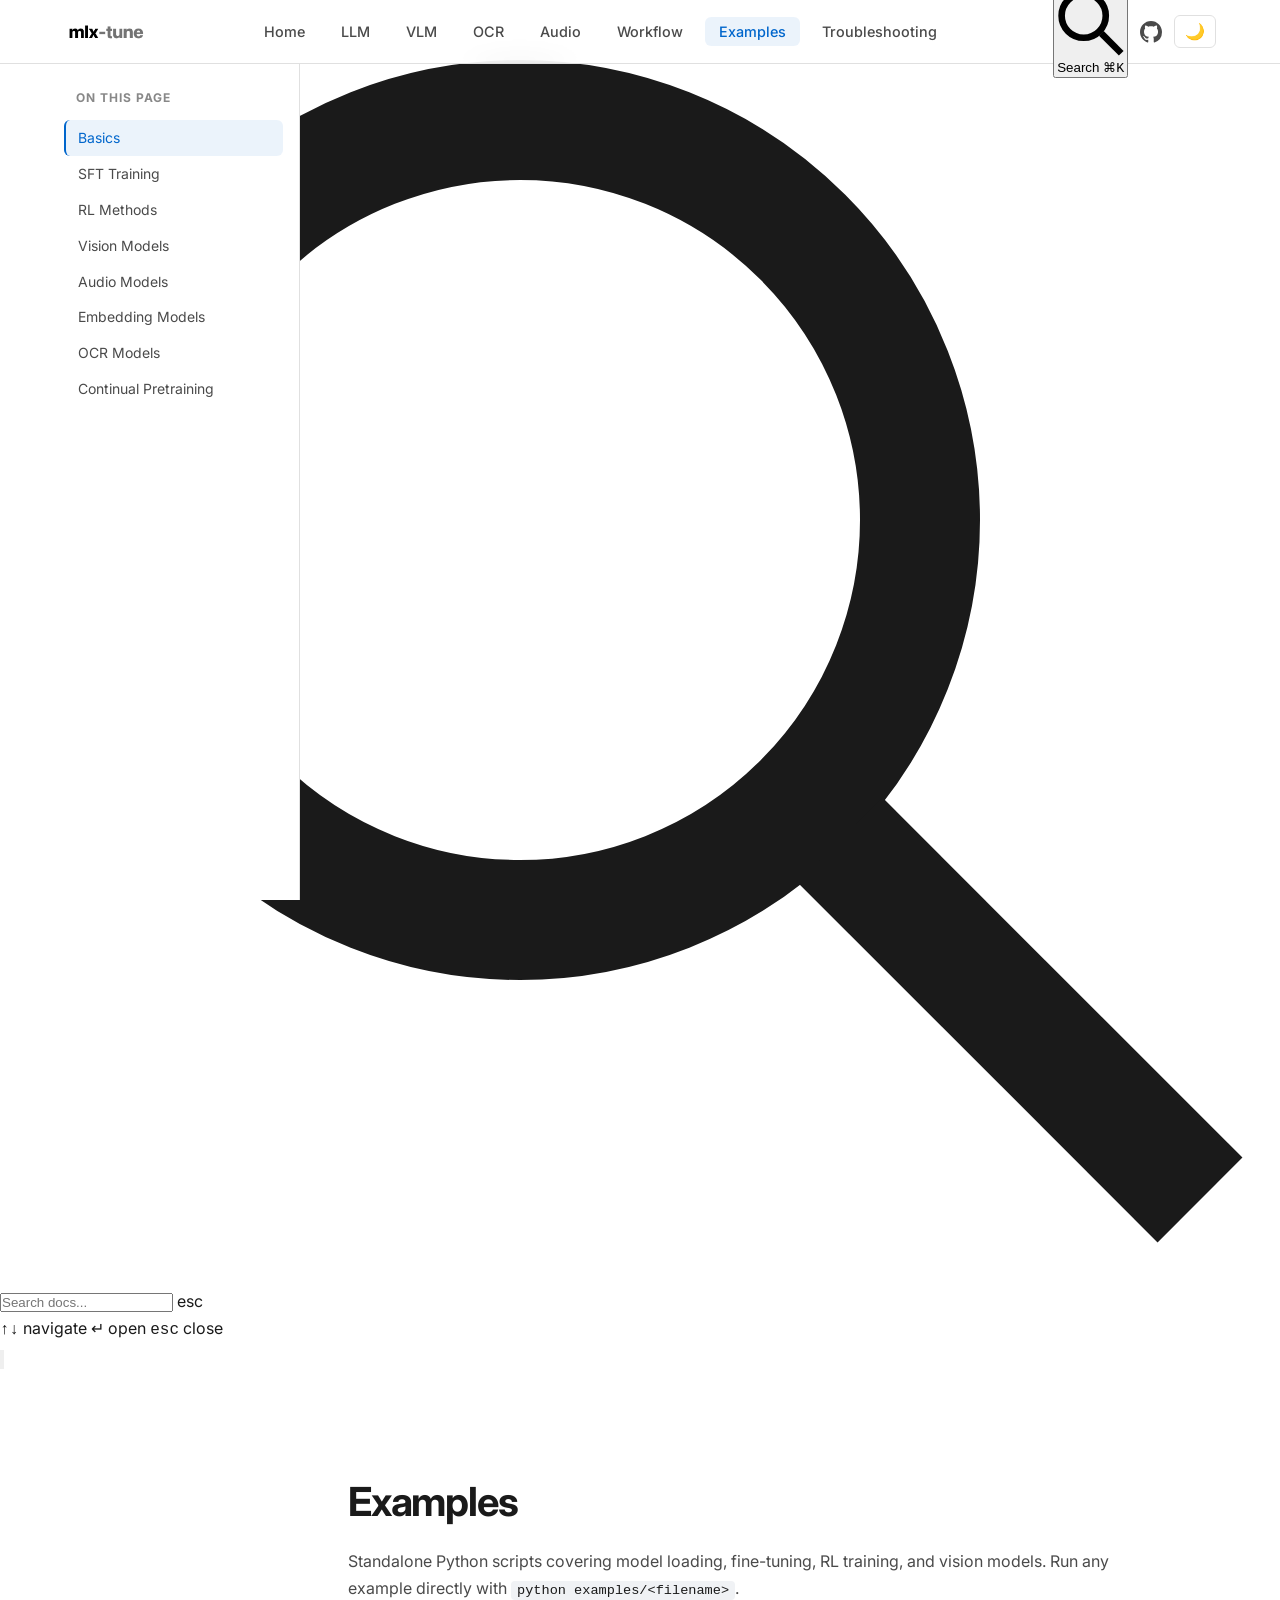
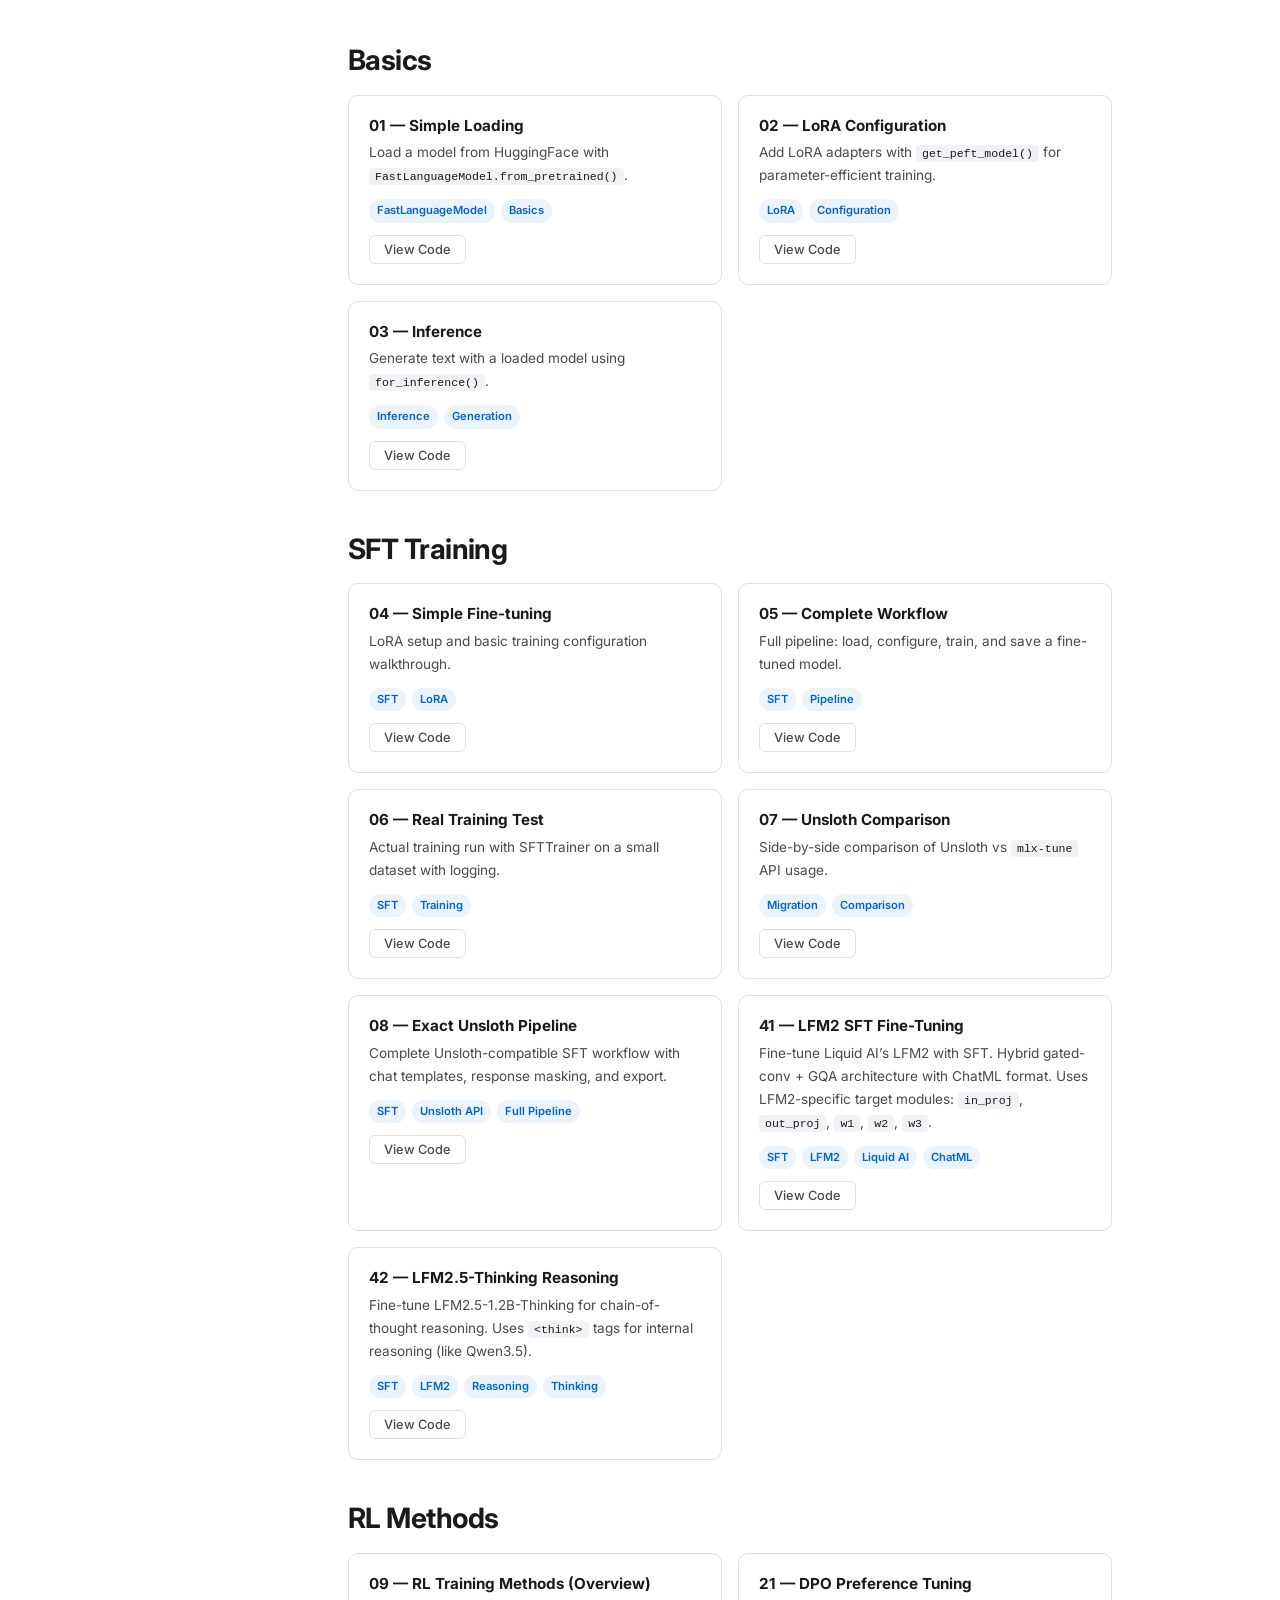
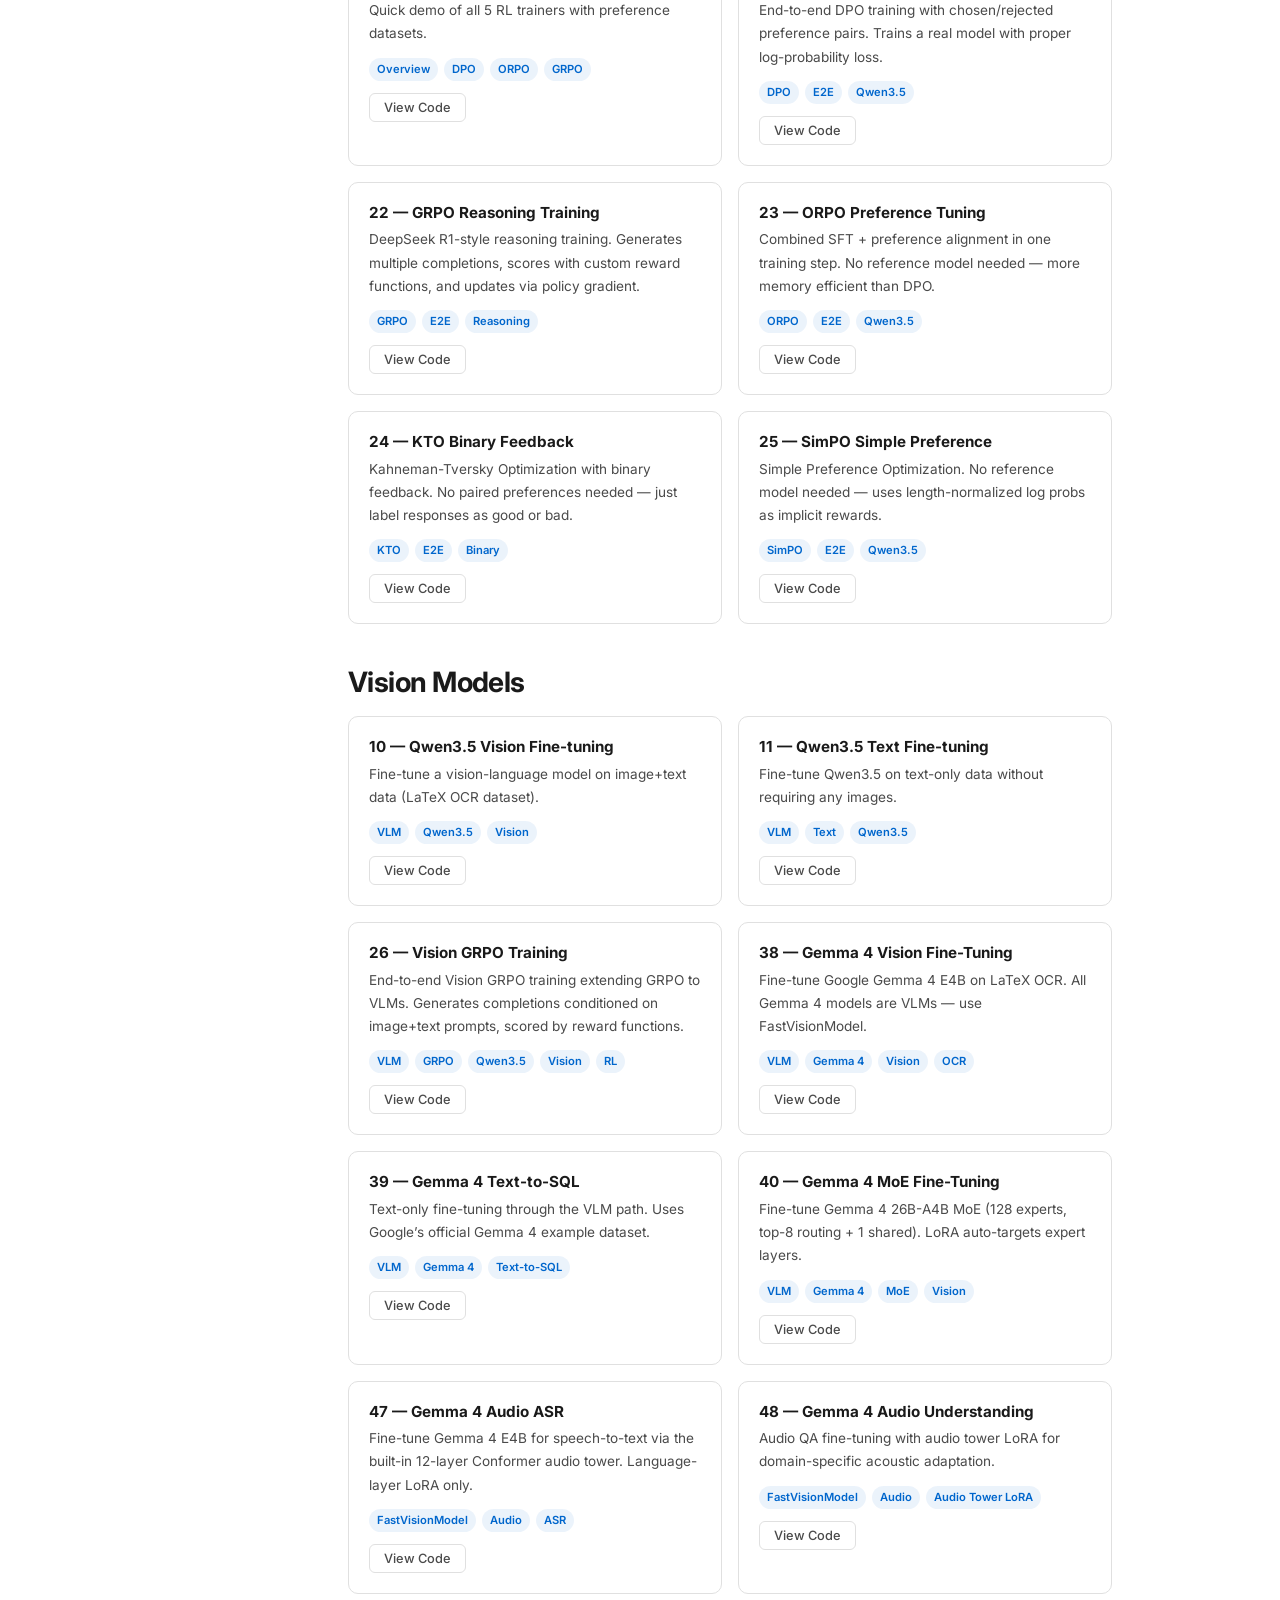
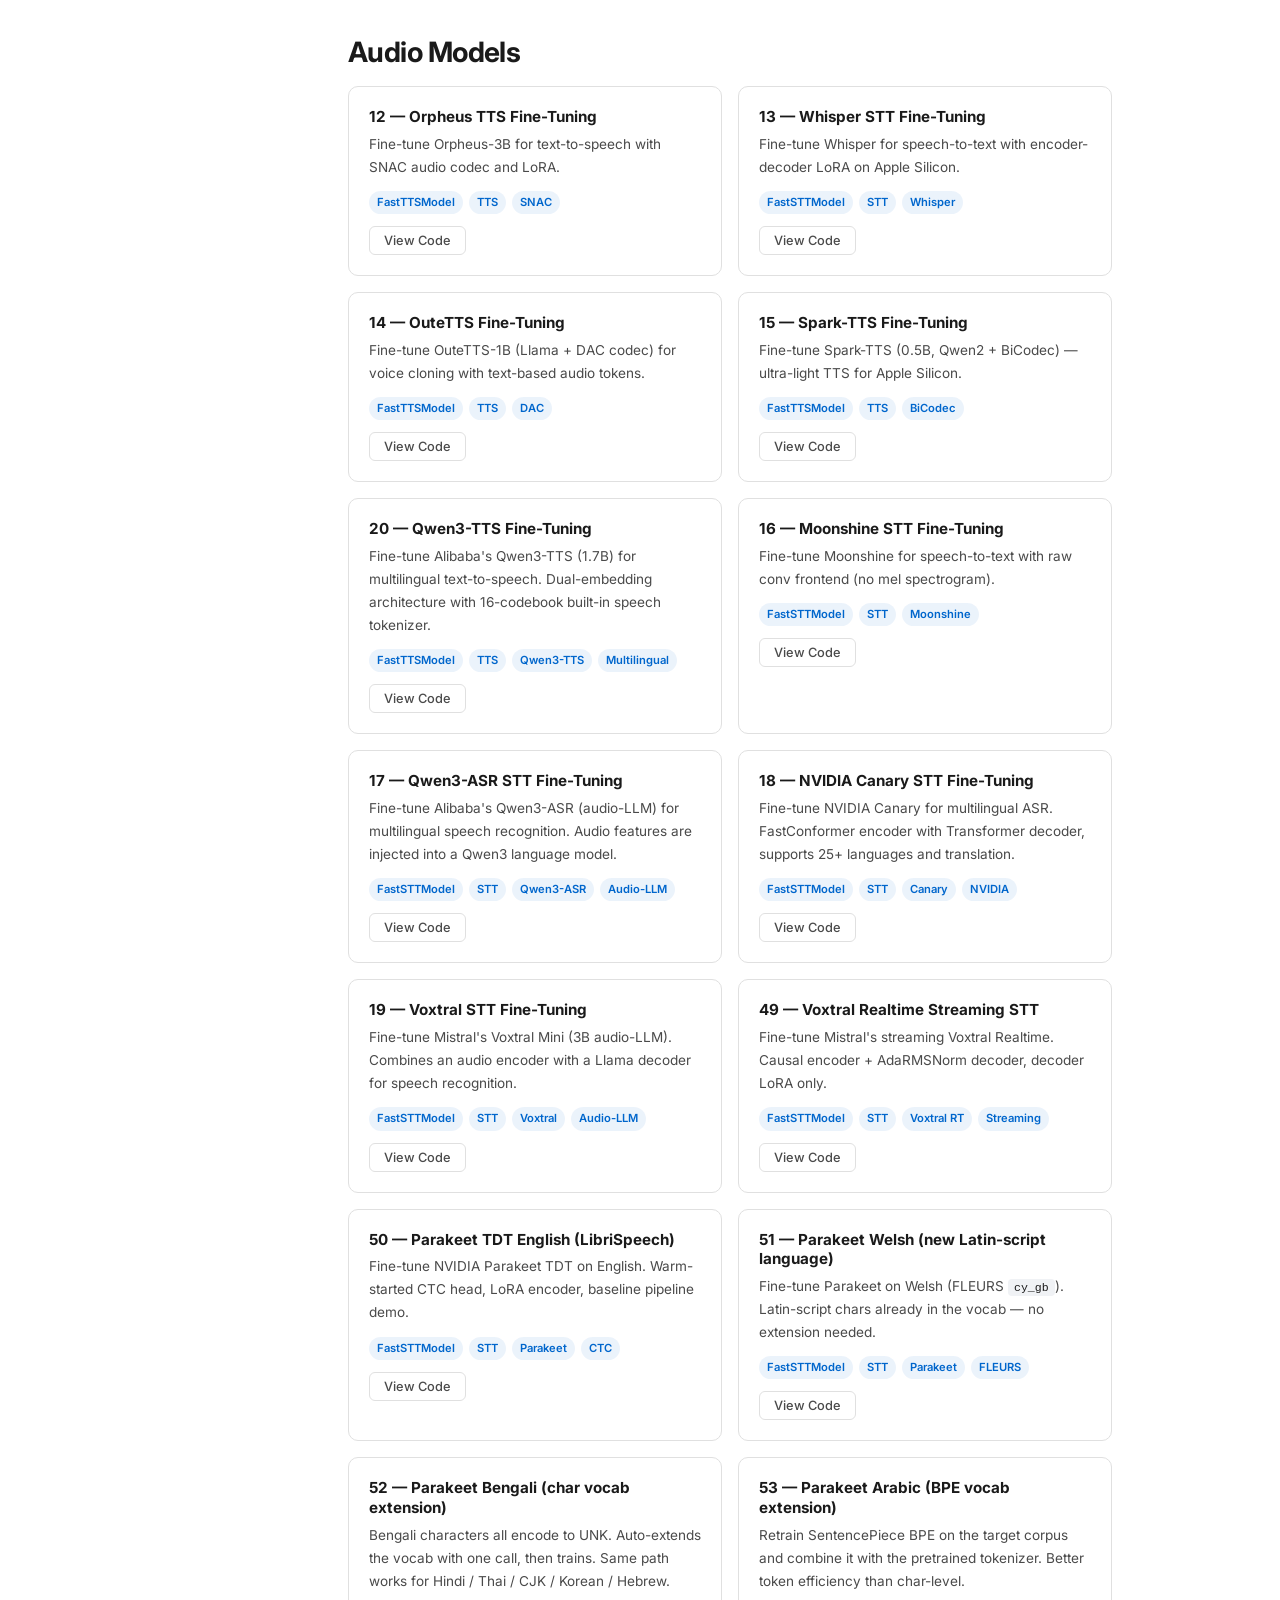
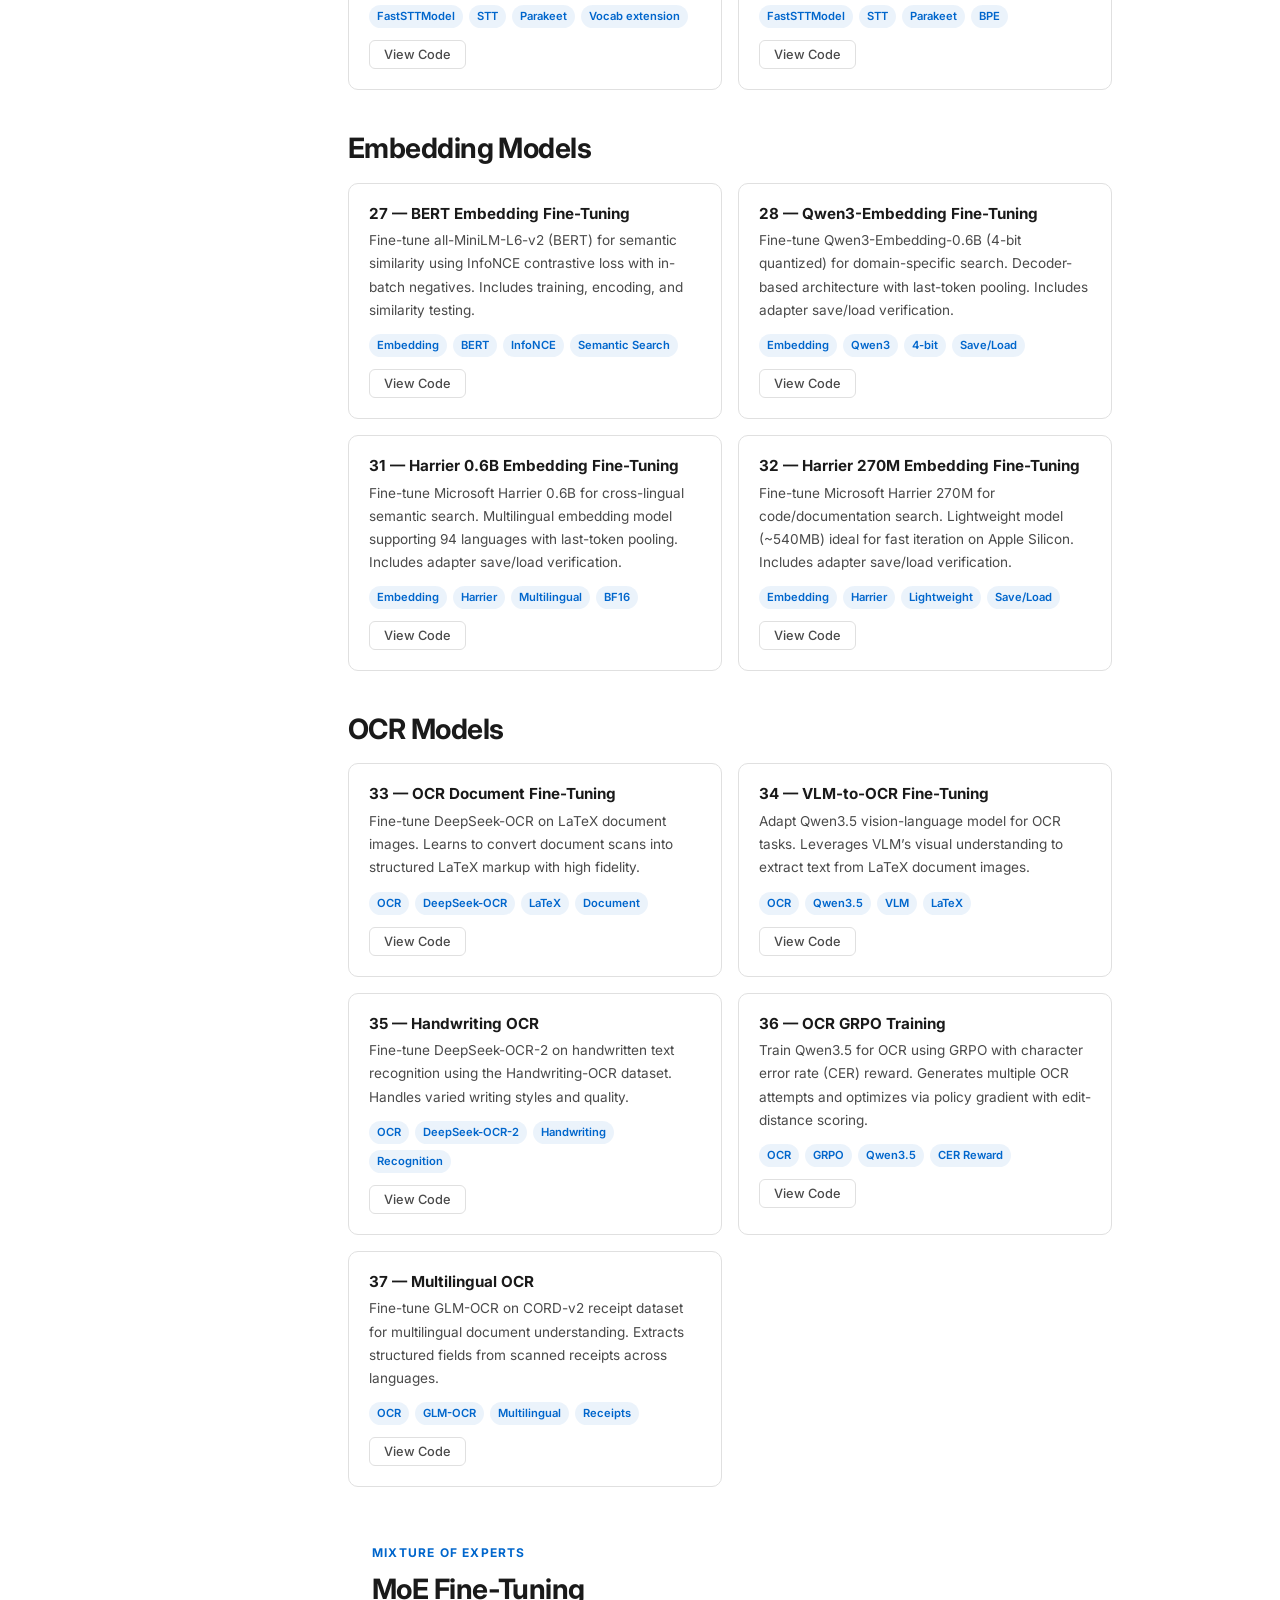
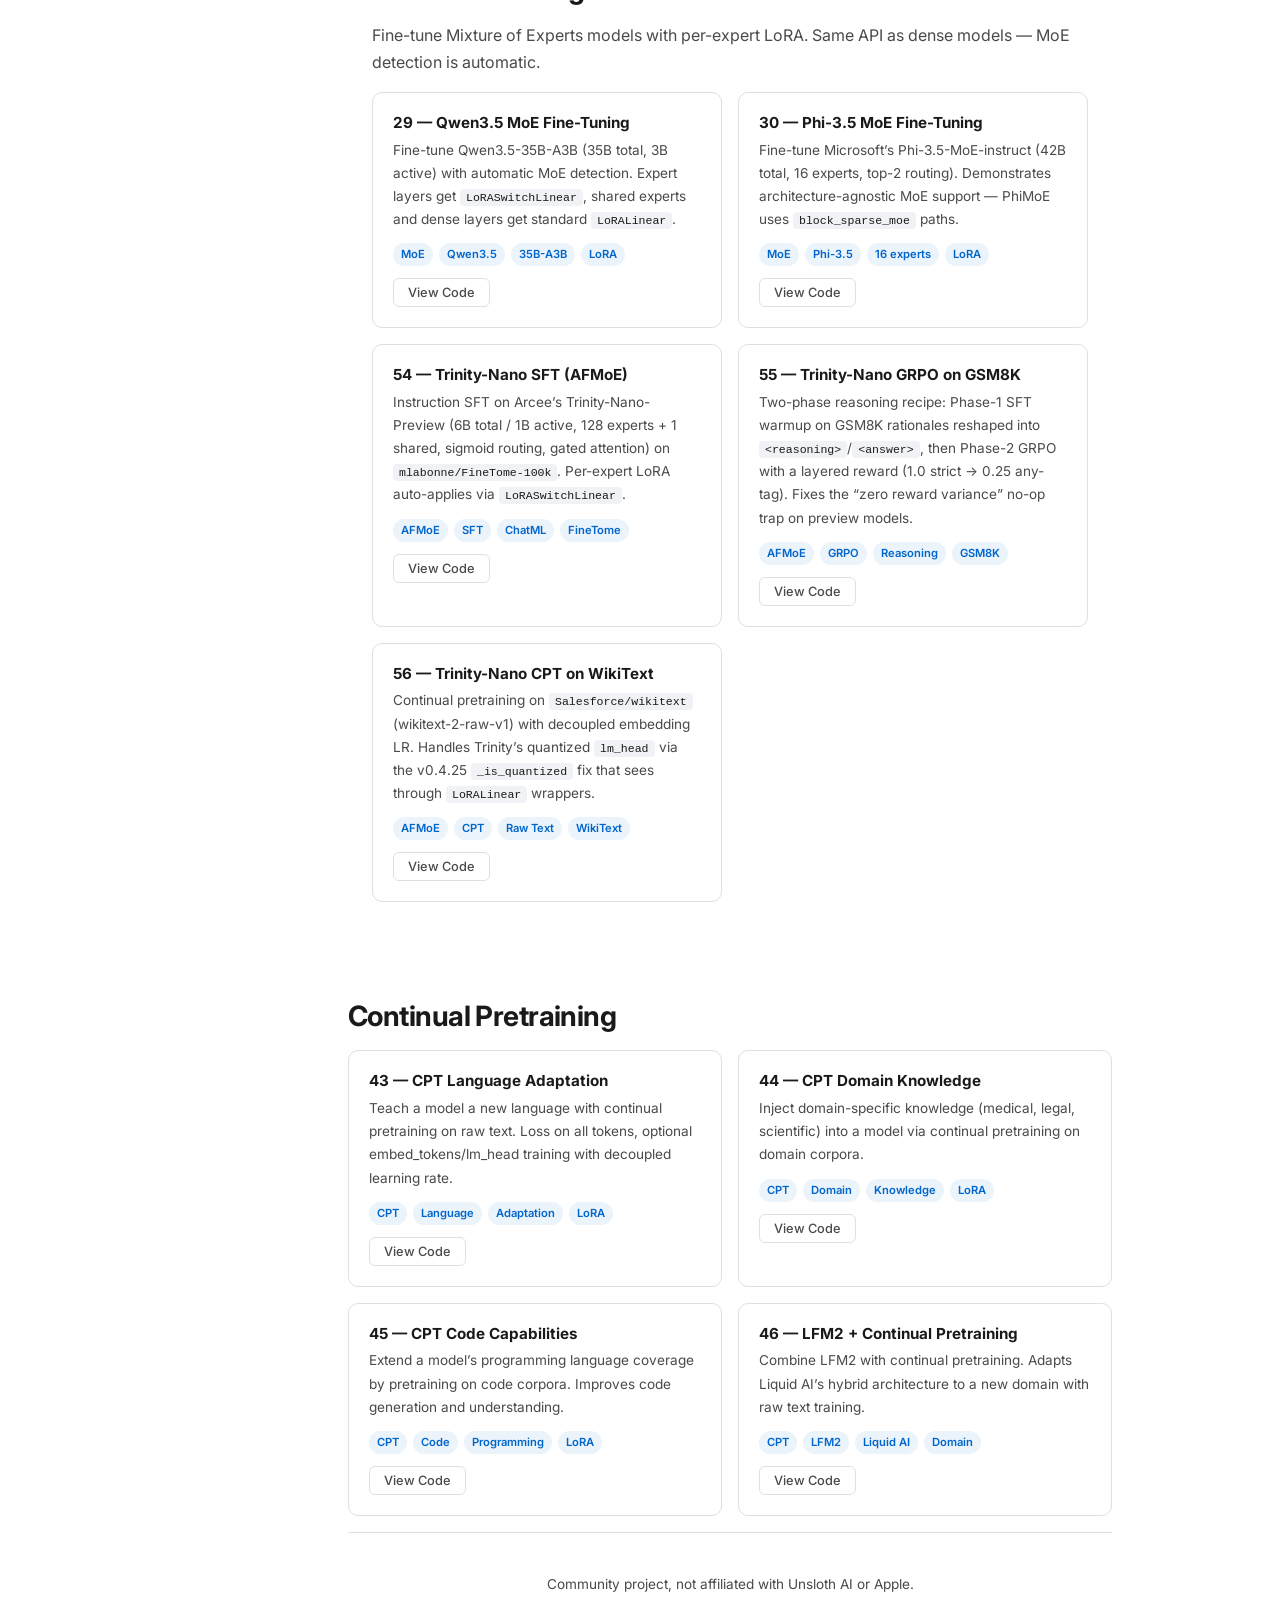
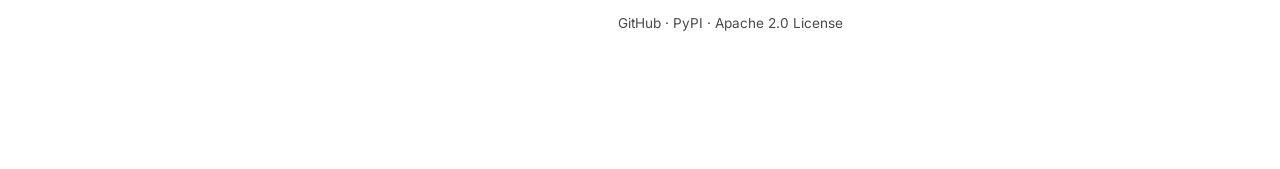
<file: docs/examples.html>
<!DOCTYPE html>
<html lang="en" data-theme="light">
<head>
  <meta charset="UTF-8">
  <meta name="viewport" content="width=device-width, initial-scale=1.0">
  <title>Examples &mdash; mlx-tune Docs</title>
  <meta name="description" content="Working examples for mlx-tune: model loading, SFT, RL training, and vision fine-tuning.">
  <link rel="icon" href="data:image/svg+xml,<svg xmlns='http://www.w3.org/2000/svg' viewBox='0 0 32 32'><rect width='32' height='32' rx='6' fill='%230d1117'/><text x='50%25' y='73%25' text-anchor='middle' font-family='system-ui,-apple-system,sans-serif' font-weight='900' font-size='22' fill='%23e6edf3'>m</text></svg>">
  <meta property="og:title" content="Examples - mlx-tune Docs">
  <meta property="og:image" content="https://arahim3.github.io/mlx-tune/assets/img/og-image.png?v=2">
  <link rel="preconnect" href="https://fonts.googleapis.com">
  <link rel="preconnect" href="https://fonts.gstatic.com" crossorigin>
  <link href="https://fonts.googleapis.com/css2?family=Inter:wght@400;600;700&display=swap" rel="stylesheet">
  <link rel="stylesheet" href="assets/css/prism-dark.css">
  <link rel="stylesheet" href="assets/css/style.css">
</head>
<body>

  <nav class="top-nav">
    <div class="nav-inner">
      <a href="index.html" class="nav-logo"><img src="assets/img/logo.png" alt="mlx-tune"></a>
      <ul class="nav-links">
        <li><a href="index.html">Home</a></li>
        <li><a href="llm.html">LLM</a></li>
        <li><a href="vlm.html">VLM</a></li>
        <li><a href="ocr.html">OCR</a></li>
        <li><a href="audio.html">Audio</a></li>
        <li><a href="workflow.html">Workflow</a></li>
        <li><a href="examples.html" class="active">Examples</a></li>
        <li><a href="troubleshooting.html">Troubleshooting</a></li>
      </ul>
      <div class="nav-right">
        <button class="search-trigger" aria-label="Search docs">
          <svg viewBox="0 0 16 16" fill="none" stroke="currentColor" stroke-width="1.5"><circle cx="6.5" cy="6.5" r="5"/><path d="M10.5 10.5L15 15"/></svg>
          Search
          <kbd>⌘K</kbd>
        </button>
        <a href="https://github.com/ARahim3/mlx-tune" class="github-link" target="_blank" rel="noopener" aria-label="GitHub"><svg viewBox="0 0 16 16"><path d="M8 0C3.58 0 0 3.58 0 8c0 3.54 2.29 6.53 5.47 7.59.4.07.55-.17.55-.38 0-.19-.01-.82-.01-1.49-2.01.37-2.53-.49-2.69-.94-.09-.23-.48-.94-.82-1.13-.28-.15-.68-.52-.01-.53.63-.01 1.08.58 1.23.82.72 1.21 1.87.87 2.33.66.07-.52.28-.87.51-1.07-1.78-.2-3.64-.89-3.64-3.95 0-.87.31-1.59.82-2.15-.08-.2-.36-1.02.08-2.12 0 0 .67-.21 2.2.82.64-.18 1.32-.27 2-.27.68 0 1.36.09 2 .27 1.53-1.04 2.2-.82 2.2-.82.44 1.1.16 1.92.08 2.12.51.56.82 1.27.82 2.15 0 3.07-1.87 3.75-3.65 3.95.29.25.54.73.54 1.48 0 1.07-.01 1.93-.01 2.2 0 .21.15.46.55.38A8.013 8.013 0 0016 8c0-4.42-3.58-8-8-8z" fill="currentColor"/></svg></a>
        <button class="theme-toggle" aria-label="Toggle theme"></button>
        <button class="mobile-toggle" aria-label="Menu">&#9776;</button>
      </div>
    </div>
  </nav>

  <!-- Search Modal -->
  <div class="search-overlay" role="dialog" aria-label="Search documentation">
    <div class="search-modal">
      <div class="search-input-wrap">
        <svg viewBox="0 0 16 16" fill="none" stroke="currentColor" stroke-width="1.5"><circle cx="6.5" cy="6.5" r="5"/><path d="M10.5 10.5L15 15"/></svg>
        <input type="text" class="search-input" placeholder="Search docs..." autocomplete="off" spellcheck="false">
        <span class="search-esc">esc</span>
      </div>
      <div class="search-results"></div>
      <div class="search-footer">
        <span class="search-footer-item"><kbd>&uarr;</kbd><kbd>&darr;</kbd> navigate</span>
        <span class="search-footer-item"><kbd>&crarr;</kbd> open</span>
        <span class="search-footer-item"><kbd>esc</kbd> close</span>
      </div>
    </div>
  </div>

  <!-- Back to Top -->
  <button class="back-to-top" aria-label="Back to top">
    <svg viewBox="0 0 16 16" fill="none" stroke="currentColor" stroke-width="2" stroke-linecap="round"><path d="M8 13V3M3 7l5-5 5 5"/></svg>
  </button>

  <div class="page-wrapper">
    <aside class="sidebar">
      <div class="sidebar-title">On This Page</div>
      <ul class="sidebar-nav">
        <li><a href="#basics">Basics</a></li>
        <li><a href="#sft">SFT Training</a></li>
        <li><a href="#rl">RL Methods</a></li>
        <li><a href="#vlm">Vision Models</a></li>
        <li><a href="#audio">Audio Models</a></li>
        <li><a href="#embedding">Embedding Models</a></li>
        <li><a href="#ocr">OCR Models</a></li>
        <li><a href="#cpt">Continual Pretraining</a></li>
      </ul>
    </aside>

    <main class="content">
      <h1>Examples</h1>
      <p>Standalone Python scripts covering model loading, fine-tuning, RL training, and vision models. Run any example directly with <code>python examples/&lt;filename&gt;</code>.</p>

      <!-- Basics -->
      <h2 id="basics">Basics</h2>
      <div class="example-grid">

        <div class="example-card">
          <h4>01 &mdash; Simple Loading</h4>
          <p>Load a model from HuggingFace with <code>FastLanguageModel.from_pretrained()</code>.</p>
          <div class="example-tags"><span class="example-tag">FastLanguageModel</span><span class="example-tag">Basics</span></div>
          <button class="example-toggle">View Code</button>
          <div class="example-code">
            <div class="code-block-wrapper"><button class="copy-btn">Copy</button>
<pre><code class="language-python">from mlx_tune import FastLanguageModel

model, tokenizer = FastLanguageModel.from_pretrained(
    "mlx-community/Llama-3.2-1B-Instruct-4bit",
    max_seq_length=2048,
    load_in_4bit=True,
)
print("Model loaded successfully!")</code></pre>
            </div>
            <p><a href="https://github.com/ARahim3/mlx-tune/blob/main/examples/01_simple_loading.py" target="_blank">Full source &rarr;</a></p>
          </div>
        </div>

        <div class="example-card">
          <h4>02 &mdash; LoRA Configuration</h4>
          <p>Add LoRA adapters with <code>get_peft_model()</code> for parameter-efficient training.</p>
          <div class="example-tags"><span class="example-tag">LoRA</span><span class="example-tag">Configuration</span></div>
          <button class="example-toggle">View Code</button>
          <div class="example-code">
            <div class="code-block-wrapper"><button class="copy-btn">Copy</button>
<pre><code class="language-python">from mlx_tune import FastLanguageModel

model, tokenizer = FastLanguageModel.from_pretrained(
    "mlx-community/Llama-3.2-1B-Instruct-4bit",
    max_seq_length=2048, load_in_4bit=True,
)

model = FastLanguageModel.get_peft_model(
    model,
    r=16,
    target_modules=["q_proj", "k_proj", "v_proj", "o_proj"],
    lora_alpha=16,
    lora_dropout=0,
)
print(f"LoRA configured: rank={16}")</code></pre>
            </div>
            <p><a href="https://github.com/ARahim3/mlx-tune/blob/main/examples/02_lora_configuration.py" target="_blank">Full source &rarr;</a></p>
          </div>
        </div>

        <div class="example-card">
          <h4>03 &mdash; Inference</h4>
          <p>Generate text with a loaded model using <code>for_inference()</code>.</p>
          <div class="example-tags"><span class="example-tag">Inference</span><span class="example-tag">Generation</span></div>
          <button class="example-toggle">View Code</button>
          <div class="example-code">
            <div class="code-block-wrapper"><button class="copy-btn">Copy</button>
<pre><code class="language-python">from mlx_tune import FastLanguageModel
from mlx_lm import generate

model, tokenizer = FastLanguageModel.from_pretrained(
    "mlx-community/Llama-3.2-1B-Instruct-4bit",
    max_seq_length=2048, load_in_4bit=True,
)

FastLanguageModel.for_inference(model)

prompt = "What is machine learning?"
response = generate(model.model, tokenizer,
    prompt=prompt, max_tokens=100)
print(response)</code></pre>
            </div>
            <p><a href="https://github.com/ARahim3/mlx-tune/blob/main/examples/03_inference.py" target="_blank">Full source &rarr;</a></p>
          </div>
        </div>
      </div>

      <!-- SFT -->
      <h2 id="sft">SFT Training</h2>
      <div class="example-grid">

        <div class="example-card">
          <h4>04 &mdash; Simple Fine-tuning</h4>
          <p>LoRA setup and basic training configuration walkthrough.</p>
          <div class="example-tags"><span class="example-tag">SFT</span><span class="example-tag">LoRA</span></div>
          <button class="example-toggle">View Code</button>
          <div class="example-code">
            <div class="code-block-wrapper"><button class="copy-btn">Copy</button>
<pre><code class="language-python">from mlx_tune import FastLanguageModel, SFTTrainer, SFTConfig

model, tokenizer = FastLanguageModel.from_pretrained(
    "mlx-community/Llama-3.2-1B-Instruct-4bit",
    max_seq_length=2048, load_in_4bit=True,
)
model = FastLanguageModel.get_peft_model(model, r=16, lora_alpha=16)</code></pre>
            </div>
            <p><a href="https://github.com/ARahim3/mlx-tune/blob/main/examples/04_simple_finetuning.py" target="_blank">Full source &rarr;</a></p>
          </div>
        </div>

        <div class="example-card">
          <h4>05 &mdash; Complete Workflow</h4>
          <p>Full pipeline: load, configure, train, and save a fine-tuned model.</p>
          <div class="example-tags"><span class="example-tag">SFT</span><span class="example-tag">Pipeline</span></div>
          <button class="example-toggle">View Code</button>
          <div class="example-code">
            <div class="code-block-wrapper"><button class="copy-btn">Copy</button>
<pre><code class="language-python">from mlx_tune import FastLanguageModel, SFTTrainer, SFTConfig
from datasets import load_dataset

model, tokenizer = FastLanguageModel.from_pretrained(
    "mlx-community/Llama-3.2-1B-Instruct-4bit",
    max_seq_length=2048, load_in_4bit=True,
)
model = FastLanguageModel.get_peft_model(model, r=16, lora_alpha=16)
dataset = load_dataset("yahma/alpaca-cleaned", split="train[:100]")

trainer = SFTTrainer(
    model=model, train_dataset=dataset, tokenizer=tokenizer,
    args=SFTConfig(output_dir="outputs", max_steps=50, learning_rate=2e-4),
)
trainer.train()
model.save_pretrained("lora_model")</code></pre>
            </div>
            <p><a href="https://github.com/ARahim3/mlx-tune/blob/main/examples/05_complete_finetuning_workflow.py" target="_blank">Full source &rarr;</a></p>
          </div>
        </div>

        <div class="example-card">
          <h4>06 &mdash; Real Training Test</h4>
          <p>Actual training run with SFTTrainer on a small dataset with logging.</p>
          <div class="example-tags"><span class="example-tag">SFT</span><span class="example-tag">Training</span></div>
          <button class="example-toggle">View Code</button>
          <div class="example-code">
            <div class="code-block-wrapper"><button class="copy-btn">Copy</button>
<pre><code class="language-python">from mlx_tune import FastLanguageModel, SFTTrainer, SFTConfig

# Loads model, configures LoRA, trains on real data
# with logging_steps=1 to monitor training loss
# See full source for dataset preparation details</code></pre>
            </div>
            <p><a href="https://github.com/ARahim3/mlx-tune/blob/main/examples/06_real_training_test.py" target="_blank">Full source &rarr;</a></p>
          </div>
        </div>

        <div class="example-card">
          <h4>07 &mdash; Unsloth Comparison</h4>
          <p>Side-by-side comparison of Unsloth vs <code>mlx-tune</code> API usage.</p>
          <div class="example-tags"><span class="example-tag">Migration</span><span class="example-tag">Comparison</span></div>
          <button class="example-toggle">View Code</button>
          <div class="example-code">
            <div class="code-block-wrapper"><button class="copy-btn">Copy</button>
<pre><code class="language-python"># Shows Unsloth code (commented) alongside mlx-tune equivalent
# Demonstrates that the API is 100% compatible
# See workflow page for detailed translation guide</code></pre>
            </div>
            <p><a href="https://github.com/ARahim3/mlx-tune/blob/main/examples/07_unsloth_pipeline_comparison.py" target="_blank">Full source &rarr;</a></p>
          </div>
        </div>

        <div class="example-card">
          <h4>08 &mdash; Exact Unsloth Pipeline</h4>
          <p>Complete Unsloth-compatible SFT workflow with chat templates, response masking, and export.</p>
          <div class="example-tags"><span class="example-tag">SFT</span><span class="example-tag">Unsloth API</span><span class="example-tag">Full Pipeline</span></div>
          <button class="example-toggle">View Code</button>
          <div class="example-code">
            <div class="code-block-wrapper"><button class="copy-btn">Copy</button>
<pre><code class="language-python">from mlx_tune import FastLanguageModel, SFTTrainer, SFTConfig
from mlx_tune import get_chat_template, train_on_responses_only
from datasets import load_dataset

model, tokenizer = FastLanguageModel.from_pretrained(
    "mlx-community/Llama-3.2-1B-Instruct-4bit",
    max_seq_length=2048, load_in_4bit=True,
)
model = FastLanguageModel.get_peft_model(model, r=16, lora_alpha=16)
tokenizer = get_chat_template(tokenizer, chat_template="llama-3")
dataset = load_dataset("yahma/alpaca-cleaned", split="train[:100]")

trainer = SFTTrainer(
    model=model, train_dataset=dataset, tokenizer=tokenizer,
    args=SFTConfig(output_dir="outputs", max_steps=50, learning_rate=2e-4),
)
trainer = train_on_responses_only(trainer,
    instruction_part="&lt;|start_header_id|&gt;user&lt;|end_header_id|&gt;\n\n",
    response_part="&lt;|start_header_id|&gt;assistant&lt;|end_header_id|&gt;\n\n",
)
trainer.train()
model.save_pretrained("lora_model")
model.save_pretrained_merged("merged", tokenizer)</code></pre>
            </div>
            <p><a href="https://github.com/ARahim3/mlx-tune/blob/main/examples/08_exact_unsloth_pipeline.py" target="_blank">Full source &rarr;</a></p>
          </div>
        </div>

        <div class="example-card">
          <h4>41 &mdash; LFM2 SFT Fine-Tuning</h4>
          <p>Fine-tune Liquid AI&rsquo;s LFM2 with SFT. Hybrid gated-conv + GQA architecture with ChatML format. Uses LFM2-specific target modules: <code>in_proj</code>, <code>out_proj</code>, <code>w1</code>, <code>w2</code>, <code>w3</code>.</p>
          <div class="example-tags"><span class="example-tag">SFT</span><span class="example-tag">LFM2</span><span class="example-tag">Liquid AI</span><span class="example-tag">ChatML</span></div>
          <button class="example-toggle">View Code</button>
          <div class="example-code">
            <div class="code-block-wrapper"><button class="copy-btn">Copy</button>
<pre><code class="language-python">from mlx_tune import FastLanguageModel, SFTTrainer, SFTConfig

model, tokenizer = FastLanguageModel.from_pretrained(
    "mlx-community/LFM2-350M-4bit",
    max_seq_length=2048, load_in_4bit=True,
)
# LFM2-specific targets: out_proj/in_proj (attention), w1/w2/w3 (gated conv)
model = FastLanguageModel.get_peft_model(
    model, r=16,
    target_modules=["q_proj", "k_proj", "v_proj", "out_proj",
                    "in_proj", "w1", "w2", "w3"],
    lora_alpha=16,
)

trainer = SFTTrainer(
    model=model, train_dataset=dataset, tokenizer=tokenizer,
    args=SFTConfig(output_dir="outputs_lfm2", max_steps=50,
                   learning_rate=2e-4),
)
trainer.train()</code></pre>
            </div>
            <p><a href="https://github.com/ARahim3/mlx-tune/blob/main/examples/41_lfm2_sft_finetuning.py" target="_blank">Full source &rarr;</a></p>
          </div>
        </div>

        <div class="example-card">
          <h4>42 &mdash; LFM2.5-Thinking Reasoning</h4>
          <p>Fine-tune LFM2.5-1.2B-Thinking for chain-of-thought reasoning. Uses <code>&lt;think&gt;</code> tags for internal reasoning (like Qwen3.5).</p>
          <div class="example-tags"><span class="example-tag">SFT</span><span class="example-tag">LFM2</span><span class="example-tag">Reasoning</span><span class="example-tag">Thinking</span></div>
          <button class="example-toggle">View Code</button>
          <div class="example-code">
            <div class="code-block-wrapper"><button class="copy-btn">Copy</button>
<pre><code class="language-python">from mlx_tune import FastLanguageModel, SFTTrainer, SFTConfig

model, tokenizer = FastLanguageModel.from_pretrained(
    "mlx-community/LFM2.5-1.2B-Thinking-4bit",
    max_seq_length=4096, load_in_4bit=True,
)
model = FastLanguageModel.get_peft_model(
    model, r=16,
    target_modules=["q_proj", "k_proj", "v_proj", "out_proj",
                    "in_proj", "w1", "w2", "w3"],
)

trainer = SFTTrainer(
    model=model, train_dataset=thinking_dataset, tokenizer=tokenizer,
    args=SFTConfig(output_dir="outputs_lfm2_think", max_steps=50),
)
trainer.train()</code></pre>
            </div>
            <p><a href="https://github.com/ARahim3/mlx-tune/blob/main/examples/42_lfm2_thinking_finetuning.py" target="_blank">Full source &rarr;</a></p>
          </div>
        </div>
      </div>

      <!-- RL -->
      <h2 id="rl">RL Methods</h2>
      <div class="example-grid">
        <div class="example-card">
          <h4>09 &mdash; RL Training Methods (Overview)</h4>
          <p>Quick demo of all 5 RL trainers with preference datasets.</p>
          <div class="example-tags"><span class="example-tag">Overview</span><span class="example-tag">DPO</span><span class="example-tag">ORPO</span><span class="example-tag">GRPO</span></div>
          <button class="example-toggle">View Code</button>
          <div class="example-code">
            <div class="code-block-wrapper"><button class="copy-btn">Copy</button>
<pre><code class="language-python">from mlx_tune import (
    DPOTrainer, DPOConfig,
    ORPOTrainer, ORPOConfig,
    GRPOTrainer, GRPOConfig,
    KTOTrainer, KTOConfig,
    SimPOTrainer, SimPOConfig,
)</code></pre>
            </div>
            <p><a href="https://github.com/ARahim3/mlx-tune/blob/main/examples/09_rl_training_methods.py" target="_blank">Full source &rarr;</a></p>
          </div>
        </div>

        <div class="example-card">
          <h4>21 &mdash; DPO Preference Tuning</h4>
          <p>End-to-end DPO training with chosen/rejected preference pairs. Trains a real model with proper log-probability loss.</p>
          <div class="example-tags"><span class="example-tag">DPO</span><span class="example-tag">E2E</span><span class="example-tag">Qwen3.5</span></div>
          <button class="example-toggle">View Code</button>
          <div class="example-code">
            <div class="code-block-wrapper"><button class="copy-btn">Copy</button>
<pre><code class="language-python">from mlx_tune import FastLanguageModel, DPOTrainer, DPOConfig

model, tokenizer = FastLanguageModel.from_pretrained("mlx-community/Qwen3.5-0.8B-MLX-4bit")
model = FastLanguageModel.get_peft_model(model, r=16, lora_alpha=16,
    target_modules=["q_proj", "k_proj", "v_proj", "o_proj",
                    "gate_proj", "up_proj", "down_proj"])

config = DPOConfig(beta=0.1, learning_rate=5e-7, max_steps=30)
trainer = DPOTrainer(model=model, train_dataset=preference_data,
                     tokenizer=tokenizer, args=config)
trainer.train()</code></pre>
            </div>
            <p><a href="https://github.com/ARahim3/mlx-tune/blob/main/examples/21_dpo_preference_tuning.py" target="_blank">Full source &rarr;</a></p>
          </div>
        </div>

        <div class="example-card">
          <h4>22 &mdash; GRPO Reasoning Training</h4>
          <p>DeepSeek R1-style reasoning training. Generates multiple completions, scores with custom reward functions, and updates via policy gradient.</p>
          <div class="example-tags"><span class="example-tag">GRPO</span><span class="example-tag">E2E</span><span class="example-tag">Reasoning</span></div>
          <button class="example-toggle">View Code</button>
          <div class="example-code">
            <div class="code-block-wrapper"><button class="copy-btn">Copy</button>
<pre><code class="language-python">from mlx_tune import FastLanguageModel, GRPOTrainer, GRPOConfig

def combined_reward(response, ground_truth):
    return 0.7 * correctness_reward(response, ground_truth) + \
           0.3 * format_reward(response, ground_truth)

config = GRPOConfig(num_generations=2, max_completion_length=128,
                    learning_rate=1e-6, max_steps=10)
trainer = GRPOTrainer(model=model, train_dataset=reasoning_data,
                      tokenizer=tokenizer, reward_fn=combined_reward, args=config)
trainer.train()</code></pre>
            </div>
            <p><a href="https://github.com/ARahim3/mlx-tune/blob/main/examples/22_grpo_reasoning_training.py" target="_blank">Full source &rarr;</a></p>
          </div>
        </div>

        <div class="example-card">
          <h4>23 &mdash; ORPO Preference Tuning</h4>
          <p>Combined SFT + preference alignment in one training step. No reference model needed &mdash; more memory efficient than DPO.</p>
          <div class="example-tags"><span class="example-tag">ORPO</span><span class="example-tag">E2E</span><span class="example-tag">Qwen3.5</span></div>
          <button class="example-toggle">View Code</button>
          <div class="example-code">
            <div class="code-block-wrapper"><button class="copy-btn">Copy</button>
<pre><code class="language-python">from mlx_tune import FastLanguageModel, ORPOTrainer, ORPOConfig

config = ORPOConfig(beta=0.1, learning_rate=8e-6, max_steps=30)
trainer = ORPOTrainer(model=model, train_dataset=preference_data,
                      tokenizer=tokenizer, args=config)
trainer.train()</code></pre>
            </div>
            <p><a href="https://github.com/ARahim3/mlx-tune/blob/main/examples/23_orpo_preference_tuning.py" target="_blank">Full source &rarr;</a></p>
          </div>
        </div>

        <div class="example-card">
          <h4>24 &mdash; KTO Binary Feedback</h4>
          <p>Kahneman-Tversky Optimization with binary feedback. No paired preferences needed &mdash; just label responses as good or bad.</p>
          <div class="example-tags"><span class="example-tag">KTO</span><span class="example-tag">E2E</span><span class="example-tag">Binary</span></div>
          <button class="example-toggle">View Code</button>
          <div class="example-code">
            <div class="code-block-wrapper"><button class="copy-btn">Copy</button>
<pre><code class="language-python">from mlx_tune import FastLanguageModel, KTOTrainer, KTOConfig

# Binary feedback: each sample independently labeled
kto_data = [
    {"prompt": "What is ML?", "completion": "Machine learning is...", "label": True},
    {"prompt": "What is ML?", "completion": "idk", "label": False},
]

config = KTOConfig(beta=0.1, learning_rate=5e-7, max_steps=30)
trainer = KTOTrainer(model=model, train_dataset=kto_data,
                     tokenizer=tokenizer, args=config)
trainer.train()</code></pre>
            </div>
            <p><a href="https://github.com/ARahim3/mlx-tune/blob/main/examples/24_kto_binary_feedback.py" target="_blank">Full source &rarr;</a></p>
          </div>
        </div>

        <div class="example-card">
          <h4>25 &mdash; SimPO Simple Preference</h4>
          <p>Simple Preference Optimization. No reference model needed &mdash; uses length-normalized log probs as implicit rewards.</p>
          <div class="example-tags"><span class="example-tag">SimPO</span><span class="example-tag">E2E</span><span class="example-tag">Qwen3.5</span></div>
          <button class="example-toggle">View Code</button>
          <div class="example-code">
            <div class="code-block-wrapper"><button class="copy-btn">Copy</button>
<pre><code class="language-python">from mlx_tune import FastLanguageModel, SimPOTrainer, SimPOConfig

config = SimPOConfig(beta=2.0, gamma=0.5, learning_rate=5e-7, max_steps=30)
trainer = SimPOTrainer(model=model, train_dataset=preference_data,
                       tokenizer=tokenizer, args=config)
trainer.train()</code></pre>
            </div>
            <p><a href="https://github.com/ARahim3/mlx-tune/blob/main/examples/25_simpo_simple_preference.py" target="_blank">Full source &rarr;</a></p>
          </div>
        </div>
      </div>

      <!-- VLM -->
      <h2 id="vlm">Vision Models</h2>
      <div class="example-grid">
        <div class="example-card">
          <h4>10 &mdash; Qwen3.5 Vision Fine-tuning</h4>
          <p>Fine-tune a vision-language model on image+text data (LaTeX OCR dataset).</p>
          <div class="example-tags"><span class="example-tag">VLM</span><span class="example-tag">Qwen3.5</span><span class="example-tag">Vision</span></div>
          <button class="example-toggle">View Code</button>
          <div class="example-code">
            <div class="code-block-wrapper"><button class="copy-btn">Copy</button>
<pre><code class="language-python">from mlx_tune import FastVisionModel, UnslothVisionDataCollator, VLMSFTTrainer
from mlx_tune.vlm import VLMSFTConfig
from datasets import load_dataset

model, processor = FastVisionModel.from_pretrained(
    "mlx-community/Qwen3.5-0.8B-bf16", load_in_4bit=False,
)
model = FastVisionModel.get_peft_model(model,
    finetune_vision_layers=True, finetune_language_layers=True,
    r=16, lora_alpha=16,
)

dataset = load_dataset("unsloth/LaTeX_OCR", split="train")

FastVisionModel.for_training(model)
trainer = VLMSFTTrainer(
    model=model, tokenizer=processor,
    data_collator=UnslothVisionDataCollator(model, processor),
    train_dataset=converted_dataset,
    args=VLMSFTConfig(max_steps=30, learning_rate=2e-4),
)
trainer.train()</code></pre>
            </div>
            <p><a href="https://github.com/ARahim3/mlx-tune/blob/main/examples/10_qwen35_vision_finetuning.py" target="_blank">Full source &rarr;</a></p>
          </div>
        </div>

        <div class="example-card">
          <h4>11 &mdash; Qwen3.5 Text Fine-tuning</h4>
          <p>Fine-tune Qwen3.5 on text-only data without requiring any images.</p>
          <div class="example-tags"><span class="example-tag">VLM</span><span class="example-tag">Text</span><span class="example-tag">Qwen3.5</span></div>
          <button class="example-toggle">View Code</button>
          <div class="example-code">
            <div class="code-block-wrapper"><button class="copy-btn">Copy</button>
<pre><code class="language-python">from mlx_tune import FastVisionModel, UnslothVisionDataCollator, VLMSFTTrainer
from mlx_tune.vlm import VLMSFTConfig

# Qwen3.5 can be fine-tuned on text-only data
# No images needed — the model handles pure text conversations
model, processor = FastVisionModel.from_pretrained(
    "mlx-community/Qwen3.5-0.8B-bf16", load_in_4bit=False,
)
# ... same training setup, just without image data</code></pre>
            </div>
            <p><a href="https://github.com/ARahim3/mlx-tune/blob/main/examples/11_qwen35_text_finetuning.py" target="_blank">Full source &rarr;</a></p>
          </div>
        </div>

        <div class="example-card">
          <h4>26 &mdash; Vision GRPO Training</h4>
          <p>End-to-end Vision GRPO training extending GRPO to VLMs. Generates completions conditioned on image+text prompts, scored by reward functions.</p>
          <div class="example-tags"><span class="example-tag">VLM</span><span class="example-tag">GRPO</span><span class="example-tag">Qwen3.5</span><span class="example-tag">Vision</span><span class="example-tag">RL</span></div>
          <button class="example-toggle">View Code</button>
          <div class="example-code">
            <div class="code-block-wrapper"><button class="copy-btn">Copy</button>
<pre><code class="language-python">from mlx_tune import FastVisionModel
from mlx_tune.vlm import VLMGRPOTrainer, VLMGRPOConfig

model, processor = FastVisionModel.from_pretrained(
    "mlx-community/Qwen3.5-0.8B-bf16",
)
model = FastVisionModel.get_peft_model(model, r=16, lora_alpha=16)

trainer = VLMGRPOTrainer(
    model=model, train_dataset=vision_data,
    processor=processor, reward_fn=reward_fn,
    args=VLMGRPOConfig(num_generations=2, max_steps=10),
)
trainer.train()</code></pre>
            </div>
            <p><a href="https://github.com/ARahim3/mlx-tune/blob/main/examples/26_vision_grpo_training.py" target="_blank">Full source &rarr;</a></p>
          </div>
        </div>

        <div class="example-card">
          <h4>38 &mdash; Gemma 4 Vision Fine-Tuning</h4>
          <p>Fine-tune Google Gemma 4 E4B on LaTeX OCR. All Gemma 4 models are VLMs &mdash; use FastVisionModel.</p>
          <div class="example-tags"><span class="example-tag">VLM</span><span class="example-tag">Gemma 4</span><span class="example-tag">Vision</span><span class="example-tag">OCR</span></div>
          <button class="example-toggle">View Code</button>
          <div class="example-code">
            <div class="code-block-wrapper"><button class="copy-btn">Copy</button>
<pre><code class="language-python">from mlx_tune import FastVisionModel, UnslothVisionDataCollator, VLMSFTTrainer
from mlx_tune.vlm import VLMSFTConfig

model, processor = FastVisionModel.from_pretrained(
    "mlx-community/gemma-4-e4b-it-4bit",
)
model = FastVisionModel.get_peft_model(
    model, finetune_vision_layers=True,
    finetune_language_layers=True, r=16, lora_alpha=16,
)
trainer = VLMSFTTrainer(
    model=model, tokenizer=processor,
    data_collator=UnslothVisionDataCollator(model, processor),
    train_dataset=dataset,
    args=VLMSFTConfig(max_steps=30, learning_rate=2e-4),
)
trainer.train()</code></pre>
            </div>
            <p><a href="https://github.com/ARahim3/mlx-tune/blob/main/examples/38_gemma4_vision_finetuning.py" target="_blank">Full source &rarr;</a></p>
          </div>
        </div>

        <div class="example-card">
          <h4>39 &mdash; Gemma 4 Text-to-SQL</h4>
          <p>Text-only fine-tuning through the VLM path. Uses Google&rsquo;s official Gemma 4 example dataset.</p>
          <div class="example-tags"><span class="example-tag">VLM</span><span class="example-tag">Gemma 4</span><span class="example-tag">Text-to-SQL</span></div>
          <button class="example-toggle">View Code</button>
          <div class="example-code">
            <div class="code-block-wrapper"><button class="copy-btn">Copy</button>
<pre><code class="language-python">from mlx_tune import FastVisionModel, UnslothVisionDataCollator, VLMSFTTrainer

model, processor = FastVisionModel.from_pretrained(
    "mlx-community/gemma-4-e4b-it-4bit",
)
model = FastVisionModel.get_peft_model(
    model, finetune_vision_layers=False,
    finetune_language_layers=True, r=16, lora_alpha=16,
)
# Text-only fine-tuning (no images needed)
trainer = VLMSFTTrainer(
    model=model, tokenizer=processor,
    data_collator=UnslothVisionDataCollator(model, processor),
    train_dataset=sql_dataset,
    args=VLMSFTConfig(max_steps=30, learning_rate=2e-4),
)
trainer.train()</code></pre>
            </div>
            <p><a href="https://github.com/ARahim3/mlx-tune/blob/main/examples/39_gemma4_text_to_sql.py" target="_blank">Full source &rarr;</a></p>
          </div>
        </div>

        <div class="example-card">
          <h4>40 &mdash; Gemma 4 MoE Fine-Tuning</h4>
          <p>Fine-tune Gemma 4 26B-A4B MoE (128 experts, top-8 routing + 1 shared). LoRA auto-targets expert layers.</p>
          <div class="example-tags"><span class="example-tag">VLM</span><span class="example-tag">Gemma 4</span><span class="example-tag">MoE</span><span class="example-tag">Vision</span></div>
          <button class="example-toggle">View Code</button>
          <div class="example-code">
            <div class="code-block-wrapper"><button class="copy-btn">Copy</button>
<pre><code class="language-python">from mlx_tune import FastVisionModel, UnslothVisionDataCollator, VLMSFTTrainer

model, processor = FastVisionModel.from_pretrained(
    "mlx-community/gemma-4-26b-a4b-it-4bit",
)
model = FastVisionModel.get_peft_model(
    model, finetune_vision_layers=True,
    finetune_language_layers=True, r=8, lora_alpha=8,
)
trainer = VLMSFTTrainer(
    model=model, tokenizer=processor,
    data_collator=UnslothVisionDataCollator(model, processor),
    train_dataset=dataset,
    args=VLMSFTConfig(max_steps=20, learning_rate=1e-4),
)
trainer.train()</code></pre>
            </div>
            <p><a href="https://github.com/ARahim3/mlx-tune/blob/main/examples/40_gemma4_moe_finetuning.py" target="_blank">Full source &rarr;</a></p>
          </div>
        </div>

        <!-- Gemma 4 Audio -->
        <div class="example-card">
          <h4>47 &mdash; Gemma 4 Audio ASR</h4>
          <p>Fine-tune Gemma 4 E4B for speech-to-text via the built-in 12-layer Conformer audio tower. Language-layer LoRA only.</p>
          <div class="example-tags"><span class="example-tag">FastVisionModel</span><span class="example-tag">Audio</span><span class="example-tag">ASR</span></div>
          <button class="example-toggle">View Code</button>
          <div class="example-code">
            <div class="code-block-wrapper"><button class="copy-btn">Copy</button>
<pre><code class="language-python">from mlx_tune import FastVisionModel, UnslothVisionDataCollator, VLMSFTTrainer
from mlx_tune.vlm import VLMSFTConfig

model, processor = FastVisionModel.from_pretrained(
    "mlx-community/gemma-4-e4b-it-4bit",
)
model = FastVisionModel.get_peft_model(model,
    finetune_vision_layers=False, finetune_language_layers=True,
    finetune_audio_layers=False, r=16, lora_alpha=16,
)

dataset = [{"messages": [
    {"role": "user", "content": [
        {"type": "audio", "audio": "audio.wav"},
        {"type": "text", "text": "Transcribe this audio."},
    ]},
    {"role": "assistant", "content": [
        {"type": "text", "text": "The quick brown fox jumps over the lazy dog."},
    ]},
]}]

trainer = VLMSFTTrainer(model=model, tokenizer=processor,
    data_collator=UnslothVisionDataCollator(model, processor),
    train_dataset=dataset,
    args=VLMSFTConfig(max_steps=30, learning_rate=2e-4),
)
trainer.train()</code></pre>
            </div>
            <p><a href="https://github.com/ARahim3/mlx-tune/blob/main/examples/47_gemma4_audio_asr_finetuning.py" target="_blank">Full source &rarr;</a></p>
          </div>
        </div>

        <div class="example-card">
          <h4>48 &mdash; Gemma 4 Audio Understanding</h4>
          <p>Audio QA fine-tuning with audio tower LoRA for domain-specific acoustic adaptation.</p>
          <div class="example-tags"><span class="example-tag">FastVisionModel</span><span class="example-tag">Audio</span><span class="example-tag">Audio Tower LoRA</span></div>
          <button class="example-toggle">View Code</button>
          <div class="example-code">
            <div class="code-block-wrapper"><button class="copy-btn">Copy</button>
<pre><code class="language-python">from mlx_tune import FastVisionModel, UnslothVisionDataCollator, VLMSFTTrainer
from mlx_tune.vlm import VLMSFTConfig

model, processor = FastVisionModel.from_pretrained(
    "mlx-community/gemma-4-e4b-it-4bit",
)
model = FastVisionModel.get_peft_model(model,
    finetune_vision_layers=False, finetune_language_layers=True,
    finetune_audio_layers=True,  # LoRA on Conformer attention!
    r=8, lora_alpha=16,
)

dataset = [{"messages": [
    {"role": "user", "content": [
        {"type": "audio", "audio": "audio.wav"},
        {"type": "text", "text": "What language is being spoken?"},
    ]},
    {"role": "assistant", "content": [
        {"type": "text", "text": "The speaker is speaking English."},
    ]},
]}]

trainer = VLMSFTTrainer(model=model, tokenizer=processor,
    data_collator=UnslothVisionDataCollator(model, processor),
    train_dataset=dataset,
    args=VLMSFTConfig(max_steps=30, learning_rate=1e-4),
)
trainer.train()</code></pre>
            </div>
            <p><a href="https://github.com/ARahim3/mlx-tune/blob/main/examples/48_gemma4_audio_understanding.py" target="_blank">Full source &rarr;</a></p>
          </div>
        </div>

      </div>

      <!-- Audio Models -->
      <h2 id="audio">Audio Models</h2>
      <div class="example-grid">

        <div class="example-card">
          <h4>12 &mdash; Orpheus TTS Fine-Tuning</h4>
          <p>Fine-tune Orpheus-3B for text-to-speech with SNAC audio codec and LoRA.</p>
          <div class="example-tags"><span class="example-tag">FastTTSModel</span><span class="example-tag">TTS</span><span class="example-tag">SNAC</span></div>
          <button class="example-toggle">View Code</button>
          <div class="example-code">
            <div class="code-block-wrapper"><button class="copy-btn">Copy</button>
<pre><code class="language-python">from mlx_tune import FastTTSModel, TTSSFTTrainer, TTSSFTConfig, TTSDataCollator
from datasets import load_dataset, Audio

model, tokenizer = FastTTSModel.from_pretrained(
    "mlx-community/orpheus-3b-0.1-ft-bf16",
    codec_model="mlx-community/snac_24khz",
)
model = FastTTSModel.get_peft_model(model, r=16, lora_alpha=16)

dataset = load_dataset("MrDragonFox/Elise", split="train[:100]")
dataset = dataset.cast_column("audio", Audio(sampling_rate=24000))

collator = TTSDataCollator(model, tokenizer)
trainer = TTSSFTTrainer(
    model=model, tokenizer=tokenizer,
    data_collator=collator, train_dataset=dataset,
    args=TTSSFTConfig(output_dir="./tts_output", max_steps=60),
)
trainer.train()

FastTTSModel.for_inference(model)
audio = model.generate("Hello, how are you today?")
import soundfile as sf
sf.write("output.wav", audio, 24000)</code></pre>
            </div>
            <p><a href="https://github.com/ARahim3/mlx-tune/blob/main/examples/12_orpheus_tts_finetuning.py" target="_blank">Full source &rarr;</a></p>
          </div>
        </div>

        <div class="example-card">
          <h4>13 &mdash; Whisper STT Fine-Tuning</h4>
          <p>Fine-tune Whisper for speech-to-text with encoder-decoder LoRA on Apple Silicon.</p>
          <div class="example-tags"><span class="example-tag">FastSTTModel</span><span class="example-tag">STT</span><span class="example-tag">Whisper</span></div>
          <button class="example-toggle">View Code</button>
          <div class="example-code">
            <div class="code-block-wrapper"><button class="copy-btn">Copy</button>
<pre><code class="language-python">from mlx_tune import FastSTTModel, STTSFTTrainer, STTSFTConfig, STTDataCollator
from datasets import load_dataset, Audio

model, processor = FastSTTModel.from_pretrained(
    "mlx-community/whisper-tiny-asr-fp16"
)
model = FastSTTModel.get_peft_model(
    model, r=16, finetune_encoder=True, finetune_decoder=True,
)

dataset = load_dataset("mozilla-foundation/common_voice_11_0", "en",
                       split="train[:100]", trust_remote_code=True)
dataset = dataset.cast_column("audio", Audio(sampling_rate=16000))

collator = STTDataCollator(model, processor)
trainer = STTSFTTrainer(
    model=model, processor=processor,
    data_collator=collator, train_dataset=dataset,
    args=STTSFTConfig(output_dir="./stt_output", max_steps=100),
)
trainer.train()

FastSTTModel.for_inference(model)
result = model.transcribe(audio_array)
print(result)</code></pre>
            </div>
            <p><a href="https://github.com/ARahim3/mlx-tune/blob/main/examples/13_whisper_stt_finetuning.py" target="_blank">Full source &rarr;</a></p>
          </div>
        </div>

        <div class="example-card">
          <h4>14 &mdash; OuteTTS Fine-Tuning</h4>
          <p>Fine-tune OuteTTS-1B (Llama + DAC codec) for voice cloning with text-based audio tokens.</p>
          <div class="example-tags"><span class="example-tag">FastTTSModel</span><span class="example-tag">TTS</span><span class="example-tag">DAC</span></div>
          <button class="example-toggle">View Code</button>
          <div class="example-code">
            <div class="code-block-wrapper"><button class="copy-btn">Copy</button>
<pre><code class="language-python">from mlx_tune import FastTTSModel, TTSSFTTrainer, TTSSFTConfig, TTSDataCollator
from datasets import load_dataset, Audio

model, tokenizer = FastTTSModel.from_pretrained(
    "mlx-community/Llama-OuteTTS-1.0-1B-8bit",
)
model = FastTTSModel.get_peft_model(model, r=16, lora_alpha=16)

dataset = load_dataset("MrDragonFox/Elise", split="train[:10]")
dataset = dataset.cast_column("audio", Audio(sampling_rate=24000))

collator = TTSDataCollator(model, tokenizer)
trainer = TTSSFTTrainer(
    model=model, tokenizer=tokenizer,
    data_collator=collator, train_dataset=dataset,
    args=TTSSFTConfig(output_dir="./outetts_output", max_steps=60),
)
trainer.train()</code></pre>
            </div>
            <p><a href="https://github.com/ARahim3/mlx-tune/blob/main/examples/14_outetts_finetuning.py" target="_blank">Full source &rarr;</a></p>
          </div>
        </div>

        <div class="example-card">
          <h4>15 &mdash; Spark-TTS Fine-Tuning</h4>
          <p>Fine-tune Spark-TTS (0.5B, Qwen2 + BiCodec) &mdash; ultra-light TTS for Apple Silicon.</p>
          <div class="example-tags"><span class="example-tag">FastTTSModel</span><span class="example-tag">TTS</span><span class="example-tag">BiCodec</span></div>
          <button class="example-toggle">View Code</button>
          <div class="example-code">
            <div class="code-block-wrapper"><button class="copy-btn">Copy</button>
<pre><code class="language-python">from mlx_tune import FastTTSModel, TTSSFTTrainer, TTSSFTConfig, TTSDataCollator
from datasets import load_dataset, Audio

model, tokenizer = FastTTSModel.from_pretrained(
    "mlx-community/Spark-TTS-0.5B-bf16",
)
model = FastTTSModel.get_peft_model(model, r=16, lora_alpha=16)

dataset = load_dataset("MrDragonFox/Elise", split="train[:10]")
dataset = dataset.cast_column("audio", Audio(sampling_rate=16000))

collator = TTSDataCollator(model, tokenizer)
trainer = TTSSFTTrainer(
    model=model, tokenizer=tokenizer,
    data_collator=collator, train_dataset=dataset,
    args=TTSSFTConfig(output_dir="./spark_output", max_steps=60, sample_rate=16000),
)
trainer.train()</code></pre>
            </div>
            <p><a href="https://github.com/ARahim3/mlx-tune/blob/main/examples/15_spark_tts_finetuning.py" target="_blank">Full source &rarr;</a></p>
          </div>
        </div>

        <!-- Example 20: Qwen3-TTS -->
        <div class="example-card" id="ex20">
          <h4>20 &mdash; Qwen3-TTS Fine-Tuning</h4>
          <p>Fine-tune Alibaba's Qwen3-TTS (1.7B) for multilingual text-to-speech. Dual-embedding architecture with 16-codebook built-in speech tokenizer.</p>
          <div class="example-tags"><span class="example-tag">FastTTSModel</span><span class="example-tag">TTS</span><span class="example-tag">Qwen3-TTS</span><span class="example-tag">Multilingual</span></div>
          <button class="example-toggle">View Code</button>
          <div class="example-code">
            <div class="code-block-wrapper"><button class="copy-btn">Copy</button>
<pre><code class="language-python">from mlx_tune import FastTTSModel, TTSSFTTrainer, TTSSFTConfig, TTSDataCollator
from datasets import load_dataset, Audio

model, tokenizer = FastTTSModel.from_pretrained(
    "mlx-community/Qwen3-TTS-12Hz-1.7B-VoiceDesign-bf16",
)
model = FastTTSModel.get_peft_model(
    model, r=16, lora_alpha=16,
    target_modules=["q_proj", "k_proj", "v_proj", "o_proj",
                    "gate_proj", "up_proj", "down_proj"],
)

dataset = load_dataset("MrDragonFox/Elise", split="train[:10]")
dataset = dataset.cast_column("audio", Audio(sampling_rate=24000))

collator = TTSDataCollator(model=model, tokenizer=tokenizer,
                           text_column="text", audio_column="audio")
trainer = TTSSFTTrainer(
    model=model, tokenizer=tokenizer,
    data_collator=collator, train_dataset=dataset,
    args=TTSSFTConfig(output_dir="./qwen3_tts_output", max_steps=60),
)
trainer.train()</code></pre>
            </div>
            <p><a href="https://github.com/ARahim3/mlx-tune/blob/main/examples/20_qwen3_tts_finetuning.py" target="_blank">Full source &rarr;</a></p>
          </div>
        </div>

        <div class="example-card">
          <h4>16 &mdash; Moonshine STT Fine-Tuning</h4>
          <p>Fine-tune Moonshine for speech-to-text with raw conv frontend (no mel spectrogram).</p>
          <div class="example-tags"><span class="example-tag">FastSTTModel</span><span class="example-tag">STT</span><span class="example-tag">Moonshine</span></div>
          <button class="example-toggle">View Code</button>
          <div class="example-code">
            <div class="code-block-wrapper"><button class="copy-btn">Copy</button>
<pre><code class="language-python">from mlx_tune import FastSTTModel, STTSFTTrainer, STTSFTConfig, STTDataCollator
from datasets import load_dataset, Audio

model, processor = FastSTTModel.from_pretrained(
    "UsefulSensors/moonshine-tiny",
)
model = FastSTTModel.get_peft_model(
    model, r=16, lora_alpha=16,
    target_modules=["q_proj", "k_proj", "v_proj", "o_proj"],
)

dataset = load_dataset("mozilla-foundation/common_voice_16_0", "en",
                       split="train[:10]", trust_remote_code=True)
dataset = dataset.cast_column("audio", Audio(sampling_rate=16000))

collator = STTDataCollator(model, processor, language="en", task="transcribe",
                           audio_column="audio", text_column="sentence")
trainer = STTSFTTrainer(
    model=model, processor=processor,
    data_collator=collator, train_dataset=dataset,
    args=STTSFTConfig(output_dir="./moonshine_output", max_steps=100),
)
trainer.train()</code></pre>
            </div>
            <p><a href="https://github.com/ARahim3/mlx-tune/blob/main/examples/16_moonshine_stt_finetuning.py" target="_blank">Full source &rarr;</a></p>
          </div>
        </div>

        <!-- Example 17: Qwen3-ASR -->
        <div class="example-card" id="ex17">
          <h4>17 &mdash; Qwen3-ASR STT Fine-Tuning</h4>
          <p>Fine-tune Alibaba's Qwen3-ASR (audio-LLM) for multilingual speech recognition. Audio features are injected into a Qwen3 language model.</p>
          <div class="example-tags"><span class="example-tag">FastSTTModel</span><span class="example-tag">STT</span><span class="example-tag">Qwen3-ASR</span><span class="example-tag">Audio-LLM</span></div>
          <button class="example-toggle">View Code</button>
          <div class="example-code">
            <div class="code-block-wrapper"><button class="copy-btn">Copy</button>
<pre><code class="language-python">from mlx_tune import FastSTTModel, STTSFTTrainer, STTSFTConfig, STTDataCollator

model, processor = FastSTTModel.from_pretrained(
    "mlx-community/Qwen3-ASR-1.7B-8bit",
)
model = FastSTTModel.get_peft_model(
    model, r=16, lora_alpha=16,
    target_modules=["q_proj", "k_proj", "v_proj", "o_proj"],
    finetune_encoder=True, finetune_decoder=True,
)

dataset = load_dataset("mozilla-foundation/common_voice_16_0", "en",
                       split="train[:10]", trust_remote_code=True)
dataset = dataset.cast_column("audio", Audio(sampling_rate=16000))

collator = STTDataCollator(model, processor, language="en", task="transcribe",
                           audio_column="audio", text_column="sentence")
trainer = STTSFTTrainer(
    model=model, processor=processor,
    data_collator=collator, train_dataset=dataset,
    args=STTSFTConfig(output_dir="./qwen3_asr_output", max_steps=100),
)
trainer.train()</code></pre>
            </div>
            <p><a href="https://github.com/ARahim3/mlx-tune/blob/main/examples/17_qwen3_asr_finetuning.py" target="_blank">Full source &rarr;</a></p>
          </div>
        </div>

        <!-- Example 18: Canary -->
        <div class="example-card" id="ex18">
          <h4>18 &mdash; NVIDIA Canary STT Fine-Tuning</h4>
          <p>Fine-tune NVIDIA Canary for multilingual ASR. FastConformer encoder with Transformer decoder, supports 25+ languages and translation.</p>
          <div class="example-tags"><span class="example-tag">FastSTTModel</span><span class="example-tag">STT</span><span class="example-tag">Canary</span><span class="example-tag">NVIDIA</span></div>
          <button class="example-toggle">View Code</button>
          <div class="example-code">
            <div class="code-block-wrapper"><button class="copy-btn">Copy</button>
<pre><code class="language-python">from mlx_tune import FastSTTModel, STTSFTTrainer, STTSFTConfig, STTDataCollator

model, processor = FastSTTModel.from_pretrained(
    "eelcor/canary-1b-v2-mlx",
)
model = FastSTTModel.get_peft_model(
    model, r=16, lora_alpha=16,
    target_modules=["q_proj", "k_proj", "v_proj", "out_proj"],
    finetune_encoder=True, finetune_decoder=True,
)

dataset = load_dataset("mozilla-foundation/common_voice_16_0", "en",
                       split="train[:10]", trust_remote_code=True)
dataset = dataset.cast_column("audio", Audio(sampling_rate=16000))

collator = STTDataCollator(model, processor, language="en", task="transcribe",
                           audio_column="audio", text_column="sentence")
trainer = STTSFTTrainer(
    model=model, processor=processor,
    data_collator=collator, train_dataset=dataset,
    args=STTSFTConfig(output_dir="./canary_output", max_steps=100),
)
trainer.train()</code></pre>
            </div>
            <p><a href="https://github.com/ARahim3/mlx-tune/blob/main/examples/18_canary_stt_finetuning.py" target="_blank">Full source &rarr;</a></p>
          </div>
        </div>

        <!-- Example 19: Voxtral -->
        <div class="example-card" id="ex19">
          <h4>19 &mdash; Voxtral STT Fine-Tuning</h4>
          <p>Fine-tune Mistral's Voxtral Mini (3B audio-LLM). Combines an audio encoder with a Llama decoder for speech recognition.</p>
          <div class="example-tags"><span class="example-tag">FastSTTModel</span><span class="example-tag">STT</span><span class="example-tag">Voxtral</span><span class="example-tag">Audio-LLM</span></div>
          <button class="example-toggle">View Code</button>
          <div class="example-code">
            <div class="code-block-wrapper"><button class="copy-btn">Copy</button>
<pre><code class="language-python">from mlx_tune import FastSTTModel, STTSFTTrainer, STTSFTConfig, STTDataCollator

model, processor = FastSTTModel.from_pretrained(
    "mlx-community/Voxtral-Mini-3B-2507-bf16",
)
model = FastSTTModel.get_peft_model(
    model, r=16, lora_alpha=16,
    target_modules=["q_proj", "k_proj", "v_proj", "o_proj"],
    finetune_encoder=True, finetune_decoder=True,
)

dataset = load_dataset("mozilla-foundation/common_voice_16_0", "en",
                       split="train[:10]", trust_remote_code=True)
dataset = dataset.cast_column("audio", Audio(sampling_rate=16000))

collator = STTDataCollator(model, processor, language="en", task="transcribe",
                           audio_column="audio", text_column="sentence")
trainer = STTSFTTrainer(
    model=model, processor=processor,
    data_collator=collator, train_dataset=dataset,
    args=STTSFTConfig(output_dir="./voxtral_output", max_steps=100),
)
trainer.train()</code></pre>
            </div>
            <p><a href="https://github.com/ARahim3/mlx-tune/blob/main/examples/19_voxtral_stt_finetuning.py" target="_blank">Full source &rarr;</a></p>
          </div>
        </div>

        <!-- Example 49: Voxtral Realtime Streaming STT -->
        <div class="example-card" id="ex49">
          <h4>49 &mdash; Voxtral Realtime Streaming STT</h4>
          <p>Fine-tune Mistral's streaming Voxtral Realtime. Causal encoder + AdaRMSNorm decoder, decoder LoRA only.</p>
          <div class="example-tags"><span class="example-tag">FastSTTModel</span><span class="example-tag">STT</span><span class="example-tag">Voxtral RT</span><span class="example-tag">Streaming</span></div>
          <button class="example-toggle">View Code</button>
          <div class="example-code">
            <div class="code-block-wrapper"><button class="copy-btn">Copy</button>
<pre><code class="language-python">from mlx_tune import FastSTTModel, STTSFTTrainer, STTSFTConfig, STTDataCollator
from datasets import load_dataset

# All quantizations work via the same code path
model, processor = FastSTTModel.from_pretrained(
    "mlx-community/Voxtral-Mini-4B-Realtime-2602-4bit",  # ~2.5 GB
)
# Mistral-internal LoRA target naming (NOT q_proj!)
model = FastSTTModel.get_peft_model(
    model,
    r=8, lora_alpha=16,
    target_modules=["wq", "wk", "wv", "wo"],
    finetune_encoder=False,  # causal encoder stays frozen
    finetune_decoder=True,
)

ds = load_dataset("hf-internal-testing/librispeech_asr_dummy",
                  "clean", split="validation").select(range(20))

collator = STTDataCollator(model, processor, language="en", task="transcribe",
                           audio_column="audio", text_column="text")
trainer = STTSFTTrainer(
    model=model, processor=processor,
    data_collator=collator, train_dataset=ds,
    args=STTSFTConfig(
        per_device_train_batch_size=1,  # required for Voxtral RT
        max_steps=20,
        learning_rate=2e-5,  # low LR &mdash; AdaRMSNorm is sensitive
        output_dir="./voxtral_realtime_output",
    ),
)
trainer.train()

# Save / reload / merge all work the same way
model.save_pretrained("./out/adapter")
model.save_pretrained_merged("./out/merged")</code></pre>
            </div>
            <p><a href="https://github.com/ARahim3/mlx-tune/blob/main/examples/49_voxtral_realtime_stt_finetuning.py" target="_blank">Full source &rarr;</a></p>
          </div>
        </div>

        <!-- Example 50: Parakeet English -->
        <div class="example-card" id="ex50">
          <h4>50 &mdash; Parakeet TDT English (LibriSpeech)</h4>
          <p>Fine-tune NVIDIA Parakeet TDT on English. Warm-started CTC head, LoRA encoder, baseline pipeline demo.</p>
          <div class="example-tags"><span class="example-tag">FastSTTModel</span><span class="example-tag">STT</span><span class="example-tag">Parakeet</span><span class="example-tag">CTC</span></div>
          <button class="example-toggle">View Code</button>
          <div class="example-code">
            <div class="code-block-wrapper"><button class="copy-btn">Copy</button>
<pre><code class="language-python">from mlx_tune import FastSTTModel, STTSFTTrainer, STTSFTConfig, STTDataCollator

# Warm-started CTC head from the pretrained joint network
model, processor = FastSTTModel.from_pretrained(
    "mlx-community/parakeet-tdt-0.6b-v3",
)
model = FastSTTModel.get_peft_model(model, r=16, lora_alpha=32)

trainer = STTSFTTrainer(
    model=model, tokenizer=processor,
    data_collator=STTDataCollator(model=model, processor=processor),
    train_dataset=train_ds,
    args=STTSFTConfig(max_steps=150, learning_rate=3e-4, loss_type="ctc"),
)
trainer.train()

# Both inference paths still work
text_ctc = model.transcribe_ctc(audio_array)   # new CTC head
text_tdt = model.transcribe_tdt(audio_array)   # original TDT path</code></pre>
            </div>
            <p><a href="https://github.com/ARahim3/mlx-tune/blob/main/examples/50_parakeet_english_finetuning.py" target="_blank">Full source &rarr;</a></p>
          </div>
        </div>

        <!-- Example 51: Parakeet Welsh -->
        <div class="example-card" id="ex51">
          <h4>51 &mdash; Parakeet Welsh (new Latin-script language)</h4>
          <p>Fine-tune Parakeet on Welsh (FLEURS <code>cy_gb</code>). Latin-script chars already in the vocab &mdash; no extension needed.</p>
          <div class="example-tags"><span class="example-tag">FastSTTModel</span><span class="example-tag">STT</span><span class="example-tag">Parakeet</span><span class="example-tag">FLEURS</span></div>
          <button class="example-toggle">View Code</button>
          <div class="example-code">
            <div class="code-block-wrapper"><button class="copy-btn">Copy</button>
<pre><code class="language-python">from mlx_tune import FastSTTModel, STTSFTTrainer, STTSFTConfig, STTDataCollator
from datasets import load_dataset

model, processor = FastSTTModel.from_pretrained(
    "mlx-community/parakeet-tdt-0.6b-v3",
    warm_start_ctc_head=False,  # avoid English-biased prior
)
model = FastSTTModel.get_peft_model(model, r=16, lora_alpha=32)

# Welsh from FLEURS &mdash; same code path for any Latin / Cyrillic / Greek language
ds = load_dataset("google/fleurs", "cy_gb", split="train[:80]",
                  trust_remote_code=True)

trainer = STTSFTTrainer(
    model=model, tokenizer=processor,
    data_collator=STTDataCollator(model=model, processor=processor),
    train_dataset=train_ds,
    args=STTSFTConfig(max_steps=100, learning_rate=3e-4, loss_type="ctc"),
)
trainer.train()</code></pre>
            </div>
            <p><a href="https://github.com/ARahim3/mlx-tune/blob/main/examples/51_parakeet_welsh_finetuning.py" target="_blank">Full source &rarr;</a></p>
          </div>
        </div>

        <!-- Example 52: Parakeet Bengali char vocab extension -->
        <div class="example-card" id="ex52">
          <h4>52 &mdash; Parakeet Bengali (char vocab extension)</h4>
          <p>Bengali characters all encode to UNK. Auto-extends the vocab with one call, then trains. Same path works for Hindi / Thai / CJK / Korean / Hebrew.</p>
          <div class="example-tags"><span class="example-tag">FastSTTModel</span><span class="example-tag">STT</span><span class="example-tag">Parakeet</span><span class="example-tag">Vocab extension</span></div>
          <button class="example-toggle">View Code</button>
          <div class="example-code">
            <div class="code-block-wrapper"><button class="copy-btn">Copy</button>
<pre><code class="language-python">from mlx_tune import FastSTTModel, STTSFTTrainer, STTSFTConfig, STTDataCollator
from datasets import load_dataset

model, processor = FastSTTModel.from_pretrained(
    "mlx-community/parakeet-tdt-0.6b-v3",
    warm_start_ctc_head=False,
)

# Auto-detects ~60 missing Bengali chars and resizes the CTC head,
# joint output projection, and decoder embedding in lockstep.
ds = load_dataset("google/fleurs", "bn_in", split="train",
                  trust_remote_code=True)
texts = [ds[i]["transcription"] for i in range(len(ds))]
added = model.extend_vocabulary(texts, strategy="char")
print(f"Added {len(added)} new tokens")

model = FastSTTModel.get_peft_model(model, r=16, lora_alpha=32)
trainer = STTSFTTrainer(
    model=model, tokenizer=processor,
    data_collator=STTDataCollator(model=model, processor=processor),
    train_dataset=train_ds,
    args=STTSFTConfig(max_steps=150, learning_rate=3e-4, loss_type="ctc"),
)
trainer.train()</code></pre>
            </div>
            <p><a href="https://github.com/ARahim3/mlx-tune/blob/main/examples/52_parakeet_bengali_char_extension.py" target="_blank">Full source &rarr;</a></p>
          </div>
        </div>

        <!-- Example 53: Parakeet Arabic BPE extension -->
        <div class="example-card" id="ex53">
          <h4>53 &mdash; Parakeet Arabic (BPE vocab extension)</h4>
          <p>Retrain SentencePiece BPE on the target corpus and combine it with the pretrained tokenizer. Better token efficiency than char-level.</p>
          <div class="example-tags"><span class="example-tag">FastSTTModel</span><span class="example-tag">STT</span><span class="example-tag">Parakeet</span><span class="example-tag">BPE</span></div>
          <button class="example-toggle">View Code</button>
          <div class="example-code">
            <div class="code-block-wrapper"><button class="copy-btn">Copy</button>
<pre><code class="language-python">from mlx_tune import FastSTTModel, STTSFTTrainer, STTSFTConfig, STTDataCollator
from datasets import load_dataset

model, processor = FastSTTModel.from_pretrained(
    "mlx-community/parakeet-tdt-0.6b-v3",
    warm_start_ctc_head=False,
)

# Trains a fresh 500-piece BPE on the Arabic corpus and installs an
# aggregate tokenizer over the pretrained + new SentencePiece models.
ds = load_dataset("google/fleurs", "ar_eg", split="train",
                  trust_remote_code=True)
texts = [ds[i]["transcription"] for i in range(len(ds))]
model.extend_vocabulary(texts, strategy="bpe", bpe_vocab_size=500)

model = FastSTTModel.get_peft_model(model, r=16, lora_alpha=32)
trainer = STTSFTTrainer(
    model=model, tokenizer=processor,
    data_collator=STTDataCollator(model=model, processor=processor),
    train_dataset=train_ds,
    args=STTSFTConfig(max_steps=150, learning_rate=3e-4, loss_type="ctc"),
)
trainer.train()

# Aux BPE model is persisted alongside the adapters
model.save_pretrained("./parakeet_arabic_finetuned/adapters")</code></pre>
            </div>
            <p><a href="https://github.com/ARahim3/mlx-tune/blob/main/examples/53_parakeet_arabic_bpe_fulltune.py" target="_blank">Full source &rarr;</a></p>
          </div>
        </div>
      </div>

      <!-- Embedding Models -->
      <h2 id="embedding">Embedding Models</h2>
      <div class="example-grid">

        <div class="example-card">
          <h4>27 &mdash; BERT Embedding Fine-Tuning</h4>
          <p>Fine-tune all-MiniLM-L6-v2 (BERT) for semantic similarity using InfoNCE contrastive loss with in-batch negatives. Includes training, encoding, and similarity testing.</p>
          <div class="example-tags"><span class="example-tag">Embedding</span><span class="example-tag">BERT</span><span class="example-tag">InfoNCE</span><span class="example-tag">Semantic Search</span></div>
          <button class="example-toggle">View Code</button>
          <div class="example-code">
            <div class="code-block-wrapper"><button class="copy-btn">Copy</button>
<pre><code class="language-python">from mlx_tune import FastEmbeddingModel, EmbeddingSFTTrainer, EmbeddingSFTConfig, EmbeddingDataCollator

model, tokenizer = FastEmbeddingModel.from_pretrained(
    "mlx-community/all-MiniLM-L6-v2-bf16",
    pooling_strategy="mean",
)
model = FastEmbeddingModel.get_peft_model(model, r=16, lora_alpha=16,
    target_modules=["query", "key", "value"])

train_data = [
    {"anchor": "A man is eating food.", "positive": "A man is having a meal."},
    # ... more pairs
]
trainer = EmbeddingSFTTrainer(
    model=model, tokenizer=tokenizer,
    data_collator=EmbeddingDataCollator(model, tokenizer),
    train_dataset=train_data,
    args=EmbeddingSFTConfig(loss_type="infonce", temperature=0.05, max_steps=50),
)
trainer.train()

# Encode and compare
embeddings = model.encode(["Hello world", "Hi there"])
similarity = (embeddings[0] * embeddings[1]).sum().item()</code></pre>
            </div>
            <p><a href="https://github.com/ARahim3/mlx-tune/blob/main/examples/27_embedding_finetuning.py" target="_blank">Full source &rarr;</a></p>
          </div>
        </div>

        <div class="example-card">
          <h4>28 &mdash; Qwen3-Embedding Fine-Tuning</h4>
          <p>Fine-tune Qwen3-Embedding-0.6B (4-bit quantized) for domain-specific search. Decoder-based architecture with last-token pooling. Includes adapter save/load verification.</p>
          <div class="example-tags"><span class="example-tag">Embedding</span><span class="example-tag">Qwen3</span><span class="example-tag">4-bit</span><span class="example-tag">Save/Load</span></div>
          <button class="example-toggle">View Code</button>
          <div class="example-code">
            <div class="code-block-wrapper"><button class="copy-btn">Copy</button>
<pre><code class="language-python">from mlx_tune import FastEmbeddingModel, EmbeddingSFTTrainer, EmbeddingSFTConfig, EmbeddingDataCollator

model, tokenizer = FastEmbeddingModel.from_pretrained(
    "mlx-community/Qwen3-Embedding-0.6B-4bit-DWQ",
    pooling_strategy="last_token",  # Decoder-based model
)
model = FastEmbeddingModel.get_peft_model(model, r=8, lora_alpha=16)
# Auto-detected targets: q_proj, k_proj, v_proj, o_proj

trainer = EmbeddingSFTTrainer(
    model=model, tokenizer=tokenizer,
    data_collator=EmbeddingDataCollator(model, tokenizer),
    train_dataset=train_data,
    args=EmbeddingSFTConfig(loss_type="infonce", temperature=0.05, max_steps=30),
)
trainer.train()

# Save and reload adapter
model.save_pretrained("./adapter")
model2.load_adapter("./adapter")  # On fresh model with LoRA applied</code></pre>
            </div>
            <p><a href="https://github.com/ARahim3/mlx-tune/blob/main/examples/28_qwen3_embedding_finetuning.py" target="_blank">Full source &rarr;</a></p>
          </div>
        </div>

        <div class="example-card">
          <h4>31 &mdash; Harrier 0.6B Embedding Fine-Tuning</h4>
          <p>Fine-tune Microsoft Harrier 0.6B for cross-lingual semantic search. Multilingual embedding model supporting 94 languages with last-token pooling. Includes adapter save/load verification.</p>
          <div class="example-tags"><span class="example-tag">Embedding</span><span class="example-tag">Harrier</span><span class="example-tag">Multilingual</span><span class="example-tag">BF16</span></div>
          <button class="example-toggle">View Code</button>
          <div class="example-code">
            <div class="code-block-wrapper"><button class="copy-btn">Copy</button>
<pre><code class="language-python">from mlx_tune import FastEmbeddingModel, EmbeddingSFTTrainer, EmbeddingSFTConfig, EmbeddingDataCollator

model, tokenizer = FastEmbeddingModel.from_pretrained(
    "microsoft/harrier-oss-v1-0.6b",
    pooling_strategy="last_token",  # Harrier uses last-token pooling
)
model = FastEmbeddingModel.get_peft_model(model, r=8, lora_alpha=16)
# Auto-detected targets: q_proj, k_proj, v_proj, o_proj

trainer = EmbeddingSFTTrainer(
    model=model, tokenizer=tokenizer,
    data_collator=EmbeddingDataCollator(model, tokenizer),
    train_dataset=train_data,  # Cross-lingual query-passage pairs
    args=EmbeddingSFTConfig(loss_type="infonce", temperature=0.05, max_steps=30),
)
trainer.train()

# Save and reload adapter
model.save_pretrained("./adapter")
model2.load_adapter("./adapter")  # On fresh model with LoRA applied</code></pre>
            </div>
            <p><a href="https://github.com/ARahim3/mlx-tune/blob/main/examples/31_harrier_0.6b_embedding_finetuning.py" target="_blank">Full source &rarr;</a></p>
          </div>
        </div>

        <div class="example-card">
          <h4>32 &mdash; Harrier 270M Embedding Fine-Tuning</h4>
          <p>Fine-tune Microsoft Harrier 270M for code/documentation search. Lightweight model (~540MB) ideal for fast iteration on Apple Silicon. Includes adapter save/load verification.</p>
          <div class="example-tags"><span class="example-tag">Embedding</span><span class="example-tag">Harrier</span><span class="example-tag">Lightweight</span><span class="example-tag">Save/Load</span></div>
          <button class="example-toggle">View Code</button>
          <div class="example-code">
            <div class="code-block-wrapper"><button class="copy-btn">Copy</button>
<pre><code class="language-python">from mlx_tune import FastEmbeddingModel, EmbeddingSFTTrainer, EmbeddingSFTConfig, EmbeddingDataCollator

model, tokenizer = FastEmbeddingModel.from_pretrained(
    "microsoft/harrier-oss-v1-270m",
    pooling_strategy="last_token",  # Harrier uses last-token pooling
    max_seq_length=256,
)
model = FastEmbeddingModel.get_peft_model(model, r=8, lora_alpha=16)
# Auto-detected targets: q_proj, k_proj, v_proj, o_proj

trainer = EmbeddingSFTTrainer(
    model=model, tokenizer=tokenizer,
    data_collator=EmbeddingDataCollator(model, tokenizer, max_seq_length=256),
    train_dataset=train_data,  # Code/documentation Q&A pairs
    args=EmbeddingSFTConfig(loss_type="infonce", temperature=0.05, max_steps=30, max_seq_length=256),
)
trainer.train()

# Save and reload adapter
model.save_pretrained("./adapter")
model2.load_adapter("./adapter")  # On fresh model with LoRA applied</code></pre>
            </div>
            <p><a href="https://github.com/ARahim3/mlx-tune/blob/main/examples/32_harrier_270m_embedding_finetuning.py" target="_blank">Full source &rarr;</a></p>
          </div>
        </div>
      </div>

      <!-- OCR Models -->
      <h2 id="ocr">OCR Models</h2>
      <div class="example-grid">

        <div class="example-card">
          <h4>33 &mdash; OCR Document Fine-Tuning</h4>
          <p>Fine-tune DeepSeek-OCR on LaTeX document images. Learns to convert document scans into structured LaTeX markup with high fidelity.</p>
          <div class="example-tags"><span class="example-tag">OCR</span><span class="example-tag">DeepSeek-OCR</span><span class="example-tag">LaTeX</span><span class="example-tag">Document</span></div>
          <button class="example-toggle">View Code</button>
          <div class="example-code">
            <div class="code-block-wrapper"><button class="copy-btn">Copy</button>
<pre><code class="language-python">from mlx_tune import FastOCRModel, OCRSFTTrainer, OCRSFTConfig, OCRDataCollator
from datasets import load_dataset

model, processor = FastOCRModel.from_pretrained(
    "mlx-community/DeepSeek-OCR-0.5B-4bit",
)
model = FastOCRModel.get_peft_model(model, r=16, lora_alpha=16)

dataset = load_dataset("unsloth/LaTeX_OCR", split="train[:100]")

collator = OCRDataCollator(model, processor)
trainer = OCRSFTTrainer(
    model=model, processor=processor,
    data_collator=collator, train_dataset=dataset,
    args=OCRSFTConfig(output_dir="./ocr_output", max_steps=60),
)
trainer.train()</code></pre>
            </div>
            <p><a href="https://github.com/ARahim3/mlx-tune/blob/main/examples/33_ocr_document_finetuning.py" target="_blank">Full source &rarr;</a></p>
          </div>
        </div>

        <div class="example-card">
          <h4>34 &mdash; VLM-to-OCR Fine-Tuning</h4>
          <p>Adapt Qwen3.5 vision-language model for OCR tasks. Leverages VLM&rsquo;s visual understanding to extract text from LaTeX document images.</p>
          <div class="example-tags"><span class="example-tag">OCR</span><span class="example-tag">Qwen3.5</span><span class="example-tag">VLM</span><span class="example-tag">LaTeX</span></div>
          <button class="example-toggle">View Code</button>
          <div class="example-code">
            <div class="code-block-wrapper"><button class="copy-btn">Copy</button>
<pre><code class="language-python">from mlx_tune import FastOCRModel, OCRSFTTrainer, OCRSFTConfig, OCRDataCollator
from datasets import load_dataset

model, processor = FastOCRModel.from_pretrained(
    "mlx-community/Qwen3.5-0.8B-bf16",
)
model = FastOCRModel.get_peft_model(
    model, r=16, lora_alpha=16,
    finetune_vision_layers=True, finetune_language_layers=True,
)

dataset = load_dataset("unsloth/LaTeX_OCR", split="train[:100]")

collator = OCRDataCollator(model, processor)
trainer = OCRSFTTrainer(
    model=model, processor=processor,
    data_collator=collator, train_dataset=dataset,
    args=OCRSFTConfig(output_dir="./vlm_ocr_output", max_steps=60),
)
trainer.train()</code></pre>
            </div>
            <p><a href="https://github.com/ARahim3/mlx-tune/blob/main/examples/34_vlm_to_ocr_finetuning.py" target="_blank">Full source &rarr;</a></p>
          </div>
        </div>

        <div class="example-card">
          <h4>35 &mdash; Handwriting OCR</h4>
          <p>Fine-tune DeepSeek-OCR-2 on handwritten text recognition using the Handwriting-OCR dataset. Handles varied writing styles and quality.</p>
          <div class="example-tags"><span class="example-tag">OCR</span><span class="example-tag">DeepSeek-OCR-2</span><span class="example-tag">Handwriting</span><span class="example-tag">Recognition</span></div>
          <button class="example-toggle">View Code</button>
          <div class="example-code">
            <div class="code-block-wrapper"><button class="copy-btn">Copy</button>
<pre><code class="language-python">from mlx_tune import FastOCRModel, OCRSFTTrainer, OCRSFTConfig, OCRDataCollator
from datasets import load_dataset

model, processor = FastOCRModel.from_pretrained(
    "mlx-community/DeepSeek-OCR-2-1B-4bit",
)
model = FastOCRModel.get_peft_model(model, r=16, lora_alpha=16)

dataset = load_dataset("Teklia/Handwriting-OCR", split="train[:100]")

collator = OCRDataCollator(model, processor, image_column="image", text_column="text")
trainer = OCRSFTTrainer(
    model=model, processor=processor,
    data_collator=collator, train_dataset=dataset,
    args=OCRSFTConfig(output_dir="./handwriting_output", max_steps=60),
)
trainer.train()</code></pre>
            </div>
            <p><a href="https://github.com/ARahim3/mlx-tune/blob/main/examples/35_handwriting_ocr_finetuning.py" target="_blank">Full source &rarr;</a></p>
          </div>
        </div>

        <div class="example-card">
          <h4>36 &mdash; OCR GRPO Training</h4>
          <p>Train Qwen3.5 for OCR using GRPO with character error rate (CER) reward. Generates multiple OCR attempts and optimizes via policy gradient with edit-distance scoring.</p>
          <div class="example-tags"><span class="example-tag">OCR</span><span class="example-tag">GRPO</span><span class="example-tag">Qwen3.5</span><span class="example-tag">CER Reward</span></div>
          <button class="example-toggle">View Code</button>
          <div class="example-code">
            <div class="code-block-wrapper"><button class="copy-btn">Copy</button>
<pre><code class="language-python">from mlx_tune import FastOCRModel
from mlx_tune.ocr import OCRGRPOTrainer, OCRGRPOConfig

def cer_reward(response, ground_truth):
    """Character Error Rate reward: 1.0 - CER"""
    import editdistance
    dist = editdistance.eval(response, ground_truth)
    return max(0.0, 1.0 - dist / max(len(ground_truth), 1))

model, processor = FastOCRModel.from_pretrained(
    "mlx-community/Qwen3.5-0.8B-bf16",
)
model = FastOCRModel.get_peft_model(model, r=16, lora_alpha=16)

trainer = OCRGRPOTrainer(
    model=model, processor=processor,
    train_dataset=ocr_data, reward_fn=cer_reward,
    args=OCRGRPOConfig(num_generations=2, max_completion_length=256,
                       learning_rate=1e-6, max_steps=20),
)
trainer.train()</code></pre>
            </div>
            <p><a href="https://github.com/ARahim3/mlx-tune/blob/main/examples/36_ocr_grpo_training.py" target="_blank">Full source &rarr;</a></p>
          </div>
        </div>

        <div class="example-card">
          <h4>37 &mdash; Multilingual OCR</h4>
          <p>Fine-tune GLM-OCR on CORD-v2 receipt dataset for multilingual document understanding. Extracts structured fields from scanned receipts across languages.</p>
          <div class="example-tags"><span class="example-tag">OCR</span><span class="example-tag">GLM-OCR</span><span class="example-tag">Multilingual</span><span class="example-tag">Receipts</span></div>
          <button class="example-toggle">View Code</button>
          <div class="example-code">
            <div class="code-block-wrapper"><button class="copy-btn">Copy</button>
<pre><code class="language-python">from mlx_tune import FastOCRModel, OCRSFTTrainer, OCRSFTConfig, OCRDataCollator
from datasets import load_dataset

model, processor = FastOCRModel.from_pretrained(
    "mlx-community/GLM-OCR-2B-4bit",
)
model = FastOCRModel.get_peft_model(model, r=16, lora_alpha=16)

dataset = load_dataset("naver-clova-ix/cord-v2", split="train[:100]")

collator = OCRDataCollator(model, processor, image_column="image", text_column="ground_truth")
trainer = OCRSFTTrainer(
    model=model, processor=processor,
    data_collator=collator, train_dataset=dataset,
    args=OCRSFTConfig(output_dir="./multilingual_ocr_output", max_steps=60),
)
trainer.train()</code></pre>
            </div>
            <p><a href="https://github.com/ARahim3/mlx-tune/blob/main/examples/37_multilingual_ocr_finetuning.py" target="_blank">Full source &rarr;</a></p>
          </div>
        </div>
      </div>

      <!-- MoE Fine-Tuning Section -->
      <div class="section" id="moe">
        <div class="section-label">Mixture of Experts</div>
        <h2 style="margin-top: 0;">MoE Fine-Tuning</h2>
        <p>Fine-tune Mixture of Experts models with per-expert LoRA. Same API as dense models &mdash; MoE detection is automatic.</p>

        <div class="example-grid">

          <div class="example-card">
            <h4>29 &mdash; Qwen3.5 MoE Fine-Tuning</h4>
            <p>Fine-tune Qwen3.5-35B-A3B (35B total, 3B active) with automatic MoE detection. Expert layers get <code>LoRASwitchLinear</code>, shared experts and dense layers get standard <code>LoRALinear</code>.</p>
            <div class="example-tags"><span class="example-tag">MoE</span><span class="example-tag">Qwen3.5</span><span class="example-tag">35B-A3B</span><span class="example-tag">LoRA</span></div>
            <button class="example-toggle">View Code</button>
            <div class="example-code">
              <div class="code-block-wrapper"><button class="copy-btn">Copy</button>
<pre><code class="language-python">from mlx_tune import FastLanguageModel, SFTTrainer, SFTConfig

model, tok = FastLanguageModel.from_pretrained(
    "mlx-community/Qwen3.5-35B-A3B-4bit", load_in_4bit=True)

# Same target_modules — MoE paths resolved automatically
model = FastLanguageModel.get_peft_model(model, r=8,
    target_modules=["q_proj","k_proj","v_proj","o_proj",
                    "gate_proj","up_proj","down_proj"])
# Prints: "MoE architecture detected — LoRA will target expert layers"

SFTTrainer(model=model, train_dataset=dataset, tokenizer=tok,
    args=SFTConfig(output_dir="outputs_moe", max_steps=10)).train()</code></pre>
              </div>
              <p><a href="https://github.com/ARahim3/mlx-tune/blob/main/examples/29_qwen35_moe_finetuning.py" target="_blank">Full source &rarr;</a></p>
            </div>
          </div>

          <div class="example-card">
            <h4>30 &mdash; Phi-3.5 MoE Fine-Tuning</h4>
            <p>Fine-tune Microsoft&rsquo;s Phi-3.5-MoE-instruct (42B total, 16 experts, top-2 routing). Demonstrates architecture-agnostic MoE support &mdash; PhiMoE uses <code>block_sparse_moe</code> paths.</p>
            <div class="example-tags"><span class="example-tag">MoE</span><span class="example-tag">Phi-3.5</span><span class="example-tag">16 experts</span><span class="example-tag">LoRA</span></div>
            <button class="example-toggle">View Code</button>
            <div class="example-code">
              <div class="code-block-wrapper"><button class="copy-btn">Copy</button>
<pre><code class="language-python">from mlx_tune import FastLanguageModel, SFTTrainer, SFTConfig

# Microsoft Phi-3.5-MoE — different MoE structure, same API
model, tok = FastLanguageModel.from_pretrained(
    "mlx-community/Phi-3.5-MoE-instruct-4bit", load_in_4bit=True)

model = FastLanguageModel.get_peft_model(model, r=8,
    target_modules=["q_proj","k_proj","v_proj","o_proj",
                    "gate_proj","up_proj","down_proj"])

SFTTrainer(model=model, train_dataset=dataset, tokenizer=tok,
    args=SFTConfig(output_dir="outputs_phi_moe", max_steps=10)).train()</code></pre>
              </div>
              <p><a href="https://github.com/ARahim3/mlx-tune/blob/main/examples/30_phi35_moe_finetuning.py" target="_blank">Full source &rarr;</a></p>
            </div>
          </div>

          <div class="example-card">
            <h4>54 &mdash; Trinity-Nano SFT (AFMoE)</h4>
            <p>Instruction SFT on Arcee&rsquo;s Trinity-Nano-Preview (6B total / 1B active, 128 experts + 1 shared, sigmoid routing, gated attention) on <code>mlabonne/FineTome-100k</code>. Per-expert LoRA auto-applies via <code>LoRASwitchLinear</code>.</p>
            <div class="example-tags"><span class="example-tag">AFMoE</span><span class="example-tag">SFT</span><span class="example-tag">ChatML</span><span class="example-tag">FineTome</span></div>
            <button class="example-toggle">View Code</button>
            <div class="example-code">
              <div class="code-block-wrapper"><button class="copy-btn">Copy</button>
<pre><code class="language-python">from mlx_tune import FastLanguageModel, SFTTrainer, SFTConfig
from datasets import load_dataset

model, tok = FastLanguageModel.from_pretrained(
    "mlx-community/Trinity-Nano-Preview-4bit", load_in_4bit=True)
model = FastLanguageModel.get_peft_model(model, r=8, lora_alpha=16,
    target_modules=["q_proj","k_proj","v_proj","o_proj",
                    "gate_proj","up_proj","down_proj"])

ds = load_dataset("mlabonne/FineTome-100k", split="train[:200]")
# ShareGPT (from/value) -> ChatML via apply_chat_template

SFTTrainer(model=model, tokenizer=tok, train_dataset=ds,
    args=SFTConfig(max_steps=20, learning_rate=2e-4)).train()

model.save_pretrained("outputs_trinity_sft/saved_adapters")
model.save_pretrained_merged("outputs_trinity_sft/merged_model", tokenizer=tok)</code></pre>
              </div>
              <p><a href="https://github.com/ARahim3/mlx-tune/blob/main/examples/54_trinity_moe_sft.py" target="_blank">Full source &rarr;</a></p>
            </div>
          </div>

          <div class="example-card">
            <h4>55 &mdash; Trinity-Nano GRPO on GSM8K</h4>
            <p>Two-phase reasoning recipe: Phase-1 SFT warmup on GSM8K rationales reshaped into <code>&lt;reasoning&gt;</code>/<code>&lt;answer&gt;</code>, then Phase-2 GRPO with a layered reward (1.0 strict &rarr; 0.25 any-tag). Fixes the &ldquo;zero reward variance&rdquo; no-op trap on preview models.</p>
            <div class="example-tags"><span class="example-tag">AFMoE</span><span class="example-tag">GRPO</span><span class="example-tag">Reasoning</span><span class="example-tag">GSM8K</span></div>
            <button class="example-toggle">View Code</button>
            <div class="example-code">
              <div class="code-block-wrapper"><button class="copy-btn">Copy</button>
<pre><code class="language-python">from mlx_tune import (FastLanguageModel, SFTTrainer, SFTConfig,
                       GRPOTrainer, GRPOConfig)

# Phase 1 — SFT warmup teaches the XML format
SFTTrainer(model=model, tokenizer=tok, train_dataset=cot_formatted_gsm8k,
    args=SFTConfig(max_steps=20, learning_rate=2e-4)).train()

# Phase 2 — GRPO with layered reward (partial credit creates variance)
def soft_reward(response, gt):
    # 1.0 strict XML+correct / 0.7 format+correct / 0.5 correct-only
    # 0.25 any-tag / 0.0 otherwise
    ...

GRPOTrainer(model=model, tokenizer=tok, train_dataset=grpo_prompts,
    reward_fn=soft_reward,
    args=GRPOConfig(num_generations=4, temperature=1.0,
                    learning_rate=5e-6, max_steps=8)).train()</code></pre>
              </div>
              <p><a href="https://github.com/ARahim3/mlx-tune/blob/main/examples/55_trinity_moe_grpo.py" target="_blank">Full source &rarr;</a></p>
            </div>
          </div>

          <div class="example-card">
            <h4>56 &mdash; Trinity-Nano CPT on WikiText</h4>
            <p>Continual pretraining on <code>Salesforce/wikitext</code> (wikitext-2-raw-v1) with decoupled embedding LR. Handles Trinity&rsquo;s quantized <code>lm_head</code> via the v0.4.25 <code>_is_quantized</code> fix that sees through <code>LoRALinear</code> wrappers.</p>
            <div class="example-tags"><span class="example-tag">AFMoE</span><span class="example-tag">CPT</span><span class="example-tag">Raw Text</span><span class="example-tag">WikiText</span></div>
            <button class="example-toggle">View Code</button>
            <div class="example-code">
              <div class="code-block-wrapper"><button class="copy-btn">Copy</button>
<pre><code class="language-python">from mlx_tune import FastLanguageModel, CPTTrainer, CPTConfig
from datasets import load_dataset

ds = load_dataset("Salesforce/wikitext", "wikitext-2-raw-v1", split="train")
# filter non-empty, then load into CPTTrainer

CPTTrainer(model=model, tokenizer=tok, train_dataset=ds,
    args=CPTConfig(
        learning_rate=5e-5,
        embedding_learning_rate=5e-6,   # 10x smaller protects embeddings
        include_embeddings=True,
        max_steps=20,
    )).train()</code></pre>
              </div>
              <p><a href="https://github.com/ARahim3/mlx-tune/blob/main/examples/56_trinity_moe_cpt.py" target="_blank">Full source &rarr;</a></p>
            </div>
          </div>

        </div>
      </div>

      <!-- Continual Pretraining -->
      <h2 id="cpt">Continual Pretraining</h2>
      <div class="example-grid">

        <div class="example-card">
          <h4>43 &mdash; CPT Language Adaptation</h4>
          <p>Teach a model a new language with continual pretraining on raw text. Loss on all tokens, optional embed_tokens/lm_head training with decoupled learning rate.</p>
          <div class="example-tags"><span class="example-tag">CPT</span><span class="example-tag">Language</span><span class="example-tag">Adaptation</span><span class="example-tag">LoRA</span></div>
          <button class="example-toggle">View Code</button>
          <div class="example-code">
            <div class="code-block-wrapper"><button class="copy-btn">Copy</button>
<pre><code class="language-python">from mlx_tune import FastLanguageModel, CPTTrainer, CPTConfig

model, tokenizer = FastLanguageModel.from_pretrained(
    "mlx-community/SmolLM2-135M-Instruct",
    max_seq_length=2048,
)
model = FastLanguageModel.get_peft_model(model, r=16, lora_alpha=16)

# Raw text in target language
dataset = [{"text": "Raw text in the target language..."}, ...]

trainer = CPTTrainer(
    model=model, train_dataset=dataset, tokenizer=tokenizer,
    args=CPTConfig(
        output_dir="cpt_language", learning_rate=2e-5,
        include_embeddings=True,
        embedding_learning_rate=1e-5, max_steps=100,
    ),
)
trainer.train()</code></pre>
            </div>
            <p><a href="https://github.com/ARahim3/mlx-tune/blob/main/examples/43_cpt_language_adaptation.py" target="_blank">Full source &rarr;</a></p>
          </div>
        </div>

        <div class="example-card">
          <h4>44 &mdash; CPT Domain Knowledge</h4>
          <p>Inject domain-specific knowledge (medical, legal, scientific) into a model via continual pretraining on domain corpora.</p>
          <div class="example-tags"><span class="example-tag">CPT</span><span class="example-tag">Domain</span><span class="example-tag">Knowledge</span><span class="example-tag">LoRA</span></div>
          <button class="example-toggle">View Code</button>
          <div class="example-code">
            <div class="code-block-wrapper"><button class="copy-btn">Copy</button>
<pre><code class="language-python">from mlx_tune import FastLanguageModel, CPTTrainer, CPTConfig

model, tokenizer = FastLanguageModel.from_pretrained(
    "mlx-community/SmolLM2-360M-Instruct",
    max_seq_length=2048,
)
model = FastLanguageModel.get_peft_model(model, r=16, lora_alpha=16)

# Domain-specific text corpus
dataset = load_dataset("medical_papers", split="train")

trainer = CPTTrainer(
    model=model, train_dataset=dataset, tokenizer=tokenizer,
    args=CPTConfig(
        output_dir="cpt_domain", learning_rate=2e-5,
        max_steps=200,
    ),
)
trainer.train()</code></pre>
            </div>
            <p><a href="https://github.com/ARahim3/mlx-tune/blob/main/examples/44_cpt_domain_knowledge.py" target="_blank">Full source &rarr;</a></p>
          </div>
        </div>

        <div class="example-card">
          <h4>45 &mdash; CPT Code Capabilities</h4>
          <p>Extend a model&rsquo;s programming language coverage by pretraining on code corpora. Improves code generation and understanding.</p>
          <div class="example-tags"><span class="example-tag">CPT</span><span class="example-tag">Code</span><span class="example-tag">Programming</span><span class="example-tag">LoRA</span></div>
          <button class="example-toggle">View Code</button>
          <div class="example-code">
            <div class="code-block-wrapper"><button class="copy-btn">Copy</button>
<pre><code class="language-python">from mlx_tune import FastLanguageModel, CPTTrainer, CPTConfig

model, tokenizer = FastLanguageModel.from_pretrained(
    "mlx-community/SmolLM2-135M-Instruct",
    max_seq_length=4096,
)
model = FastLanguageModel.get_peft_model(model, r=16, lora_alpha=16)

# Code corpus
dataset = load_dataset("code_corpus", split="train")

trainer = CPTTrainer(
    model=model, train_dataset=dataset, tokenizer=tokenizer,
    args=CPTConfig(
        output_dir="cpt_code", learning_rate=2e-5,
        max_seq_length=4096, max_steps=300,
    ),
)
trainer.train()</code></pre>
            </div>
            <p><a href="https://github.com/ARahim3/mlx-tune/blob/main/examples/45_cpt_code_capabilities.py" target="_blank">Full source &rarr;</a></p>
          </div>
        </div>

        <div class="example-card">
          <h4>46 &mdash; LFM2 + Continual Pretraining</h4>
          <p>Combine LFM2 with continual pretraining. Adapts Liquid AI&rsquo;s hybrid architecture to a new domain with raw text training.</p>
          <div class="example-tags"><span class="example-tag">CPT</span><span class="example-tag">LFM2</span><span class="example-tag">Liquid AI</span><span class="example-tag">Domain</span></div>
          <button class="example-toggle">View Code</button>
          <div class="example-code">
            <div class="code-block-wrapper"><button class="copy-btn">Copy</button>
<pre><code class="language-python">from mlx_tune import FastLanguageModel, CPTTrainer, CPTConfig

model, tokenizer = FastLanguageModel.from_pretrained(
    "mlx-community/LFM2-350M-4bit",
    max_seq_length=2048, load_in_4bit=True,
)
model = FastLanguageModel.get_peft_model(
    model, r=16,
    target_modules=["q_proj", "k_proj", "v_proj", "out_proj",
                    "in_proj", "w1", "w2", "w3"],
)

trainer = CPTTrainer(
    model=model, train_dataset=domain_text, tokenizer=tokenizer,
    args=CPTConfig(
        output_dir="cpt_lfm2", learning_rate=2e-5,
        include_embeddings=True,
        embedding_learning_rate=1e-5, max_steps=100,
    ),
)
trainer.train()</code></pre>
            </div>
            <p><a href="https://github.com/ARahim3/mlx-tune/blob/main/examples/46_lfm2_cpt_domain.py" target="_blank">Full source &rarr;</a></p>
          </div>
        </div>
      </div>

      <footer class="footer">
        <p>Community project, not affiliated with Unsloth AI or Apple.</p>
        <p><a href="https://github.com/ARahim3/mlx-tune">GitHub</a> &middot; <a href="https://pypi.org/project/mlx-tune/">PyPI</a> &middot; Apache 2.0 License</p>
      </footer>
    </main>
  </div>

  <script src="assets/js/prism.min.js"></script>
  <script src="assets/js/prism-python.min.js"></script>
  <script src="assets/js/prism-bash.min.js"></script>
  <script src="assets/js/search-index.js"></script>
  <script src="assets/js/main.js"></script>
</body>
</html>
</file>
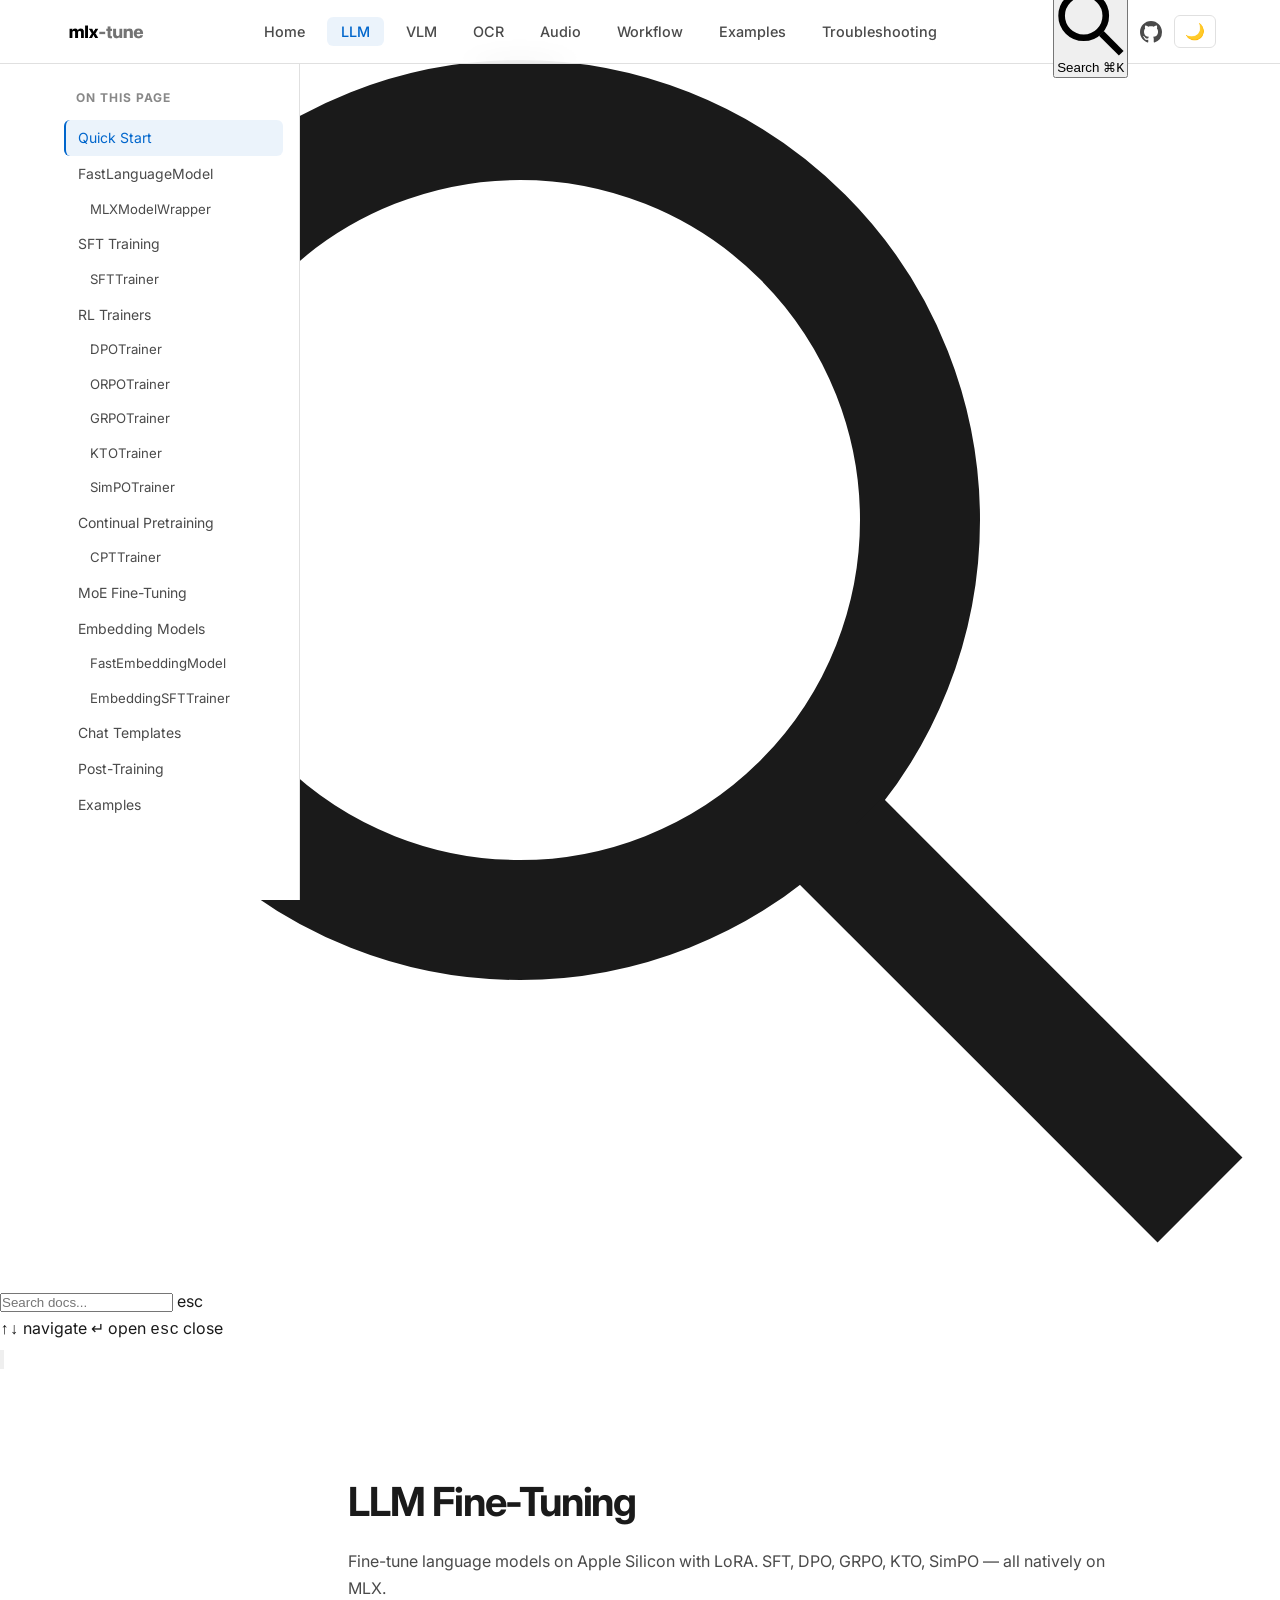
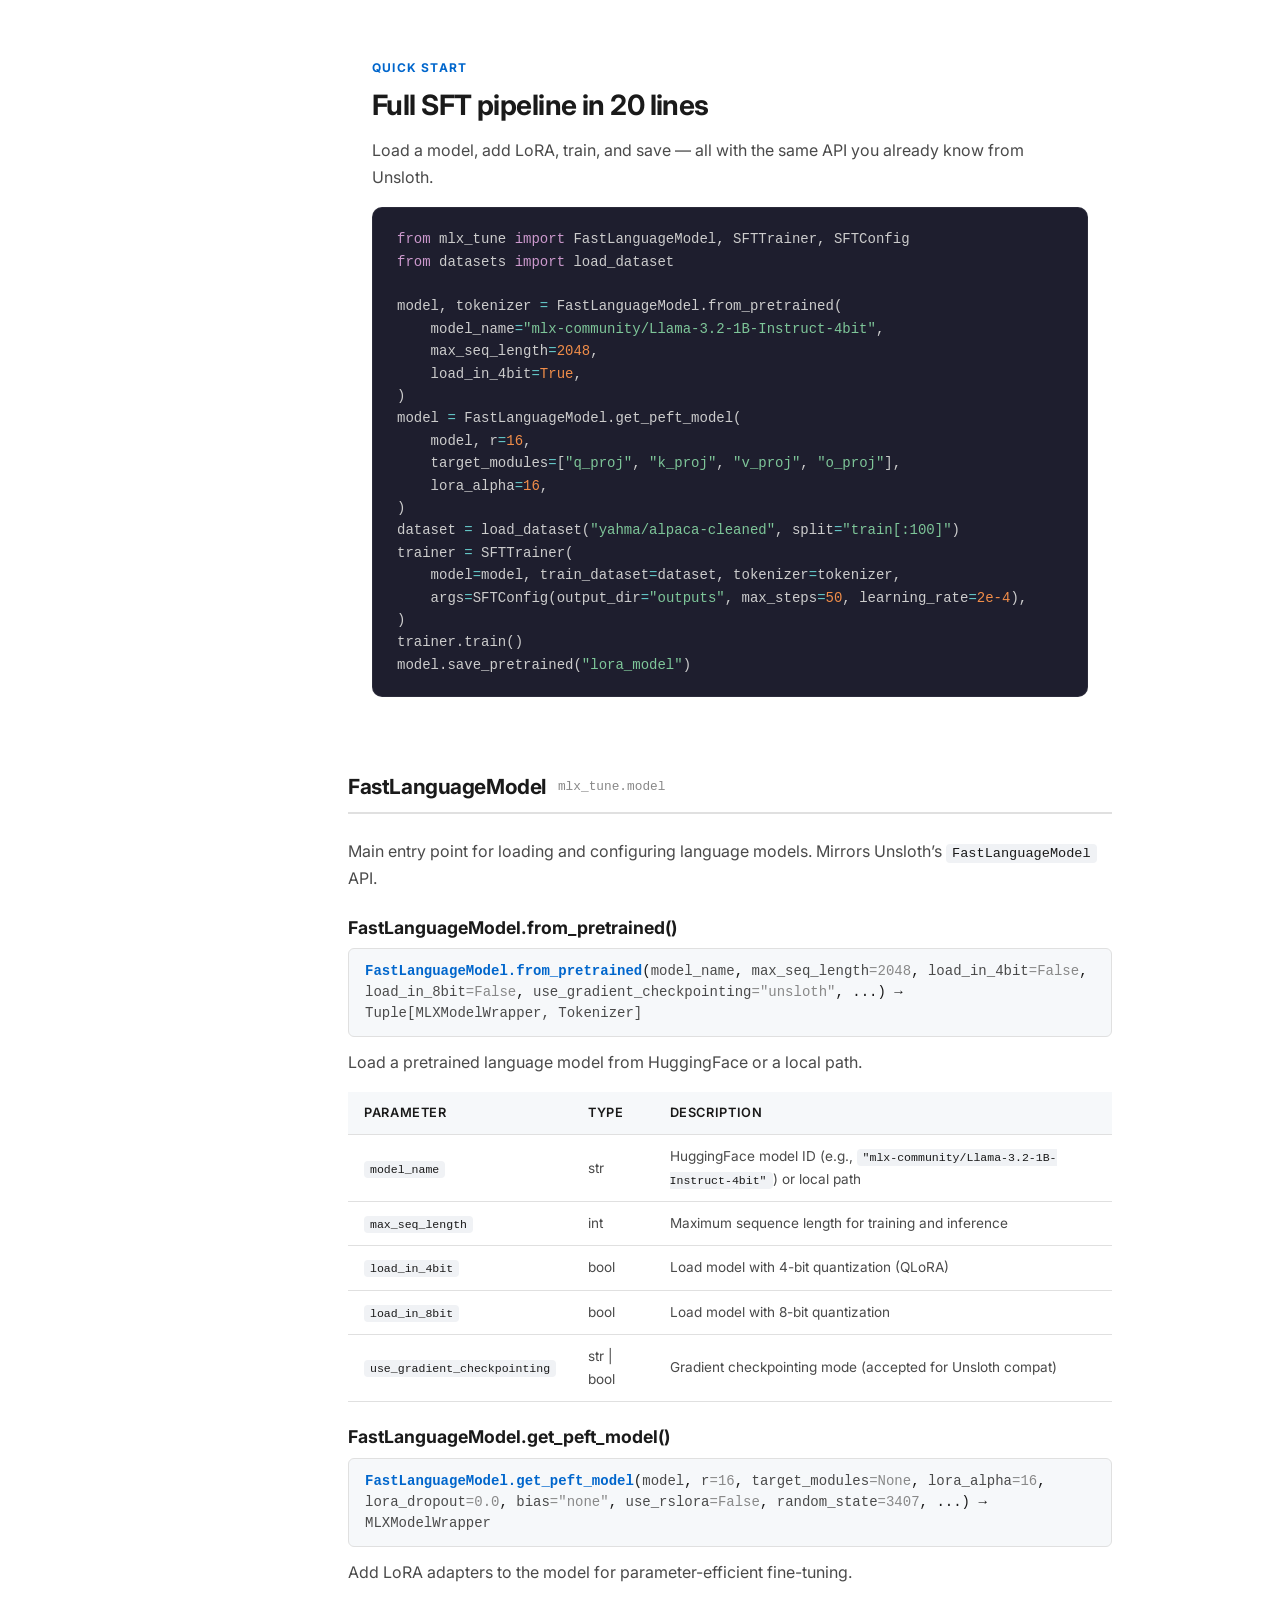
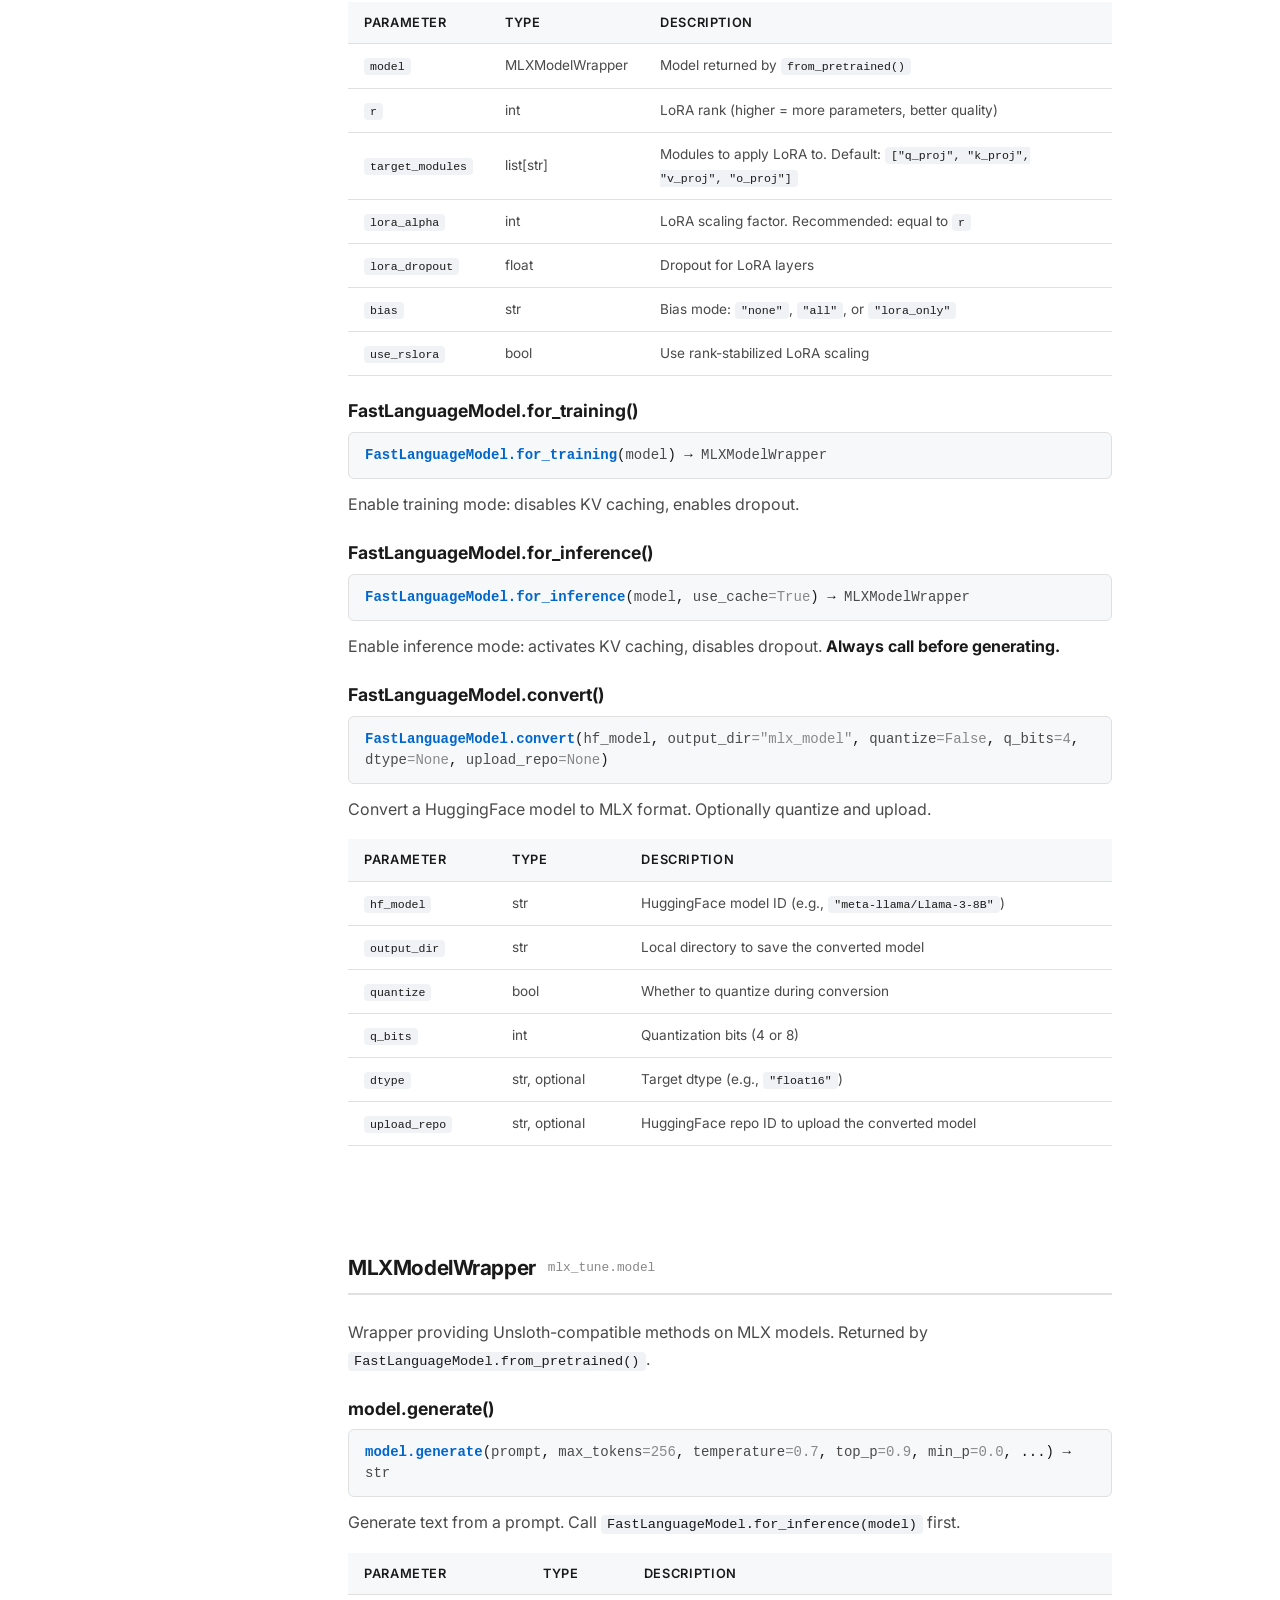
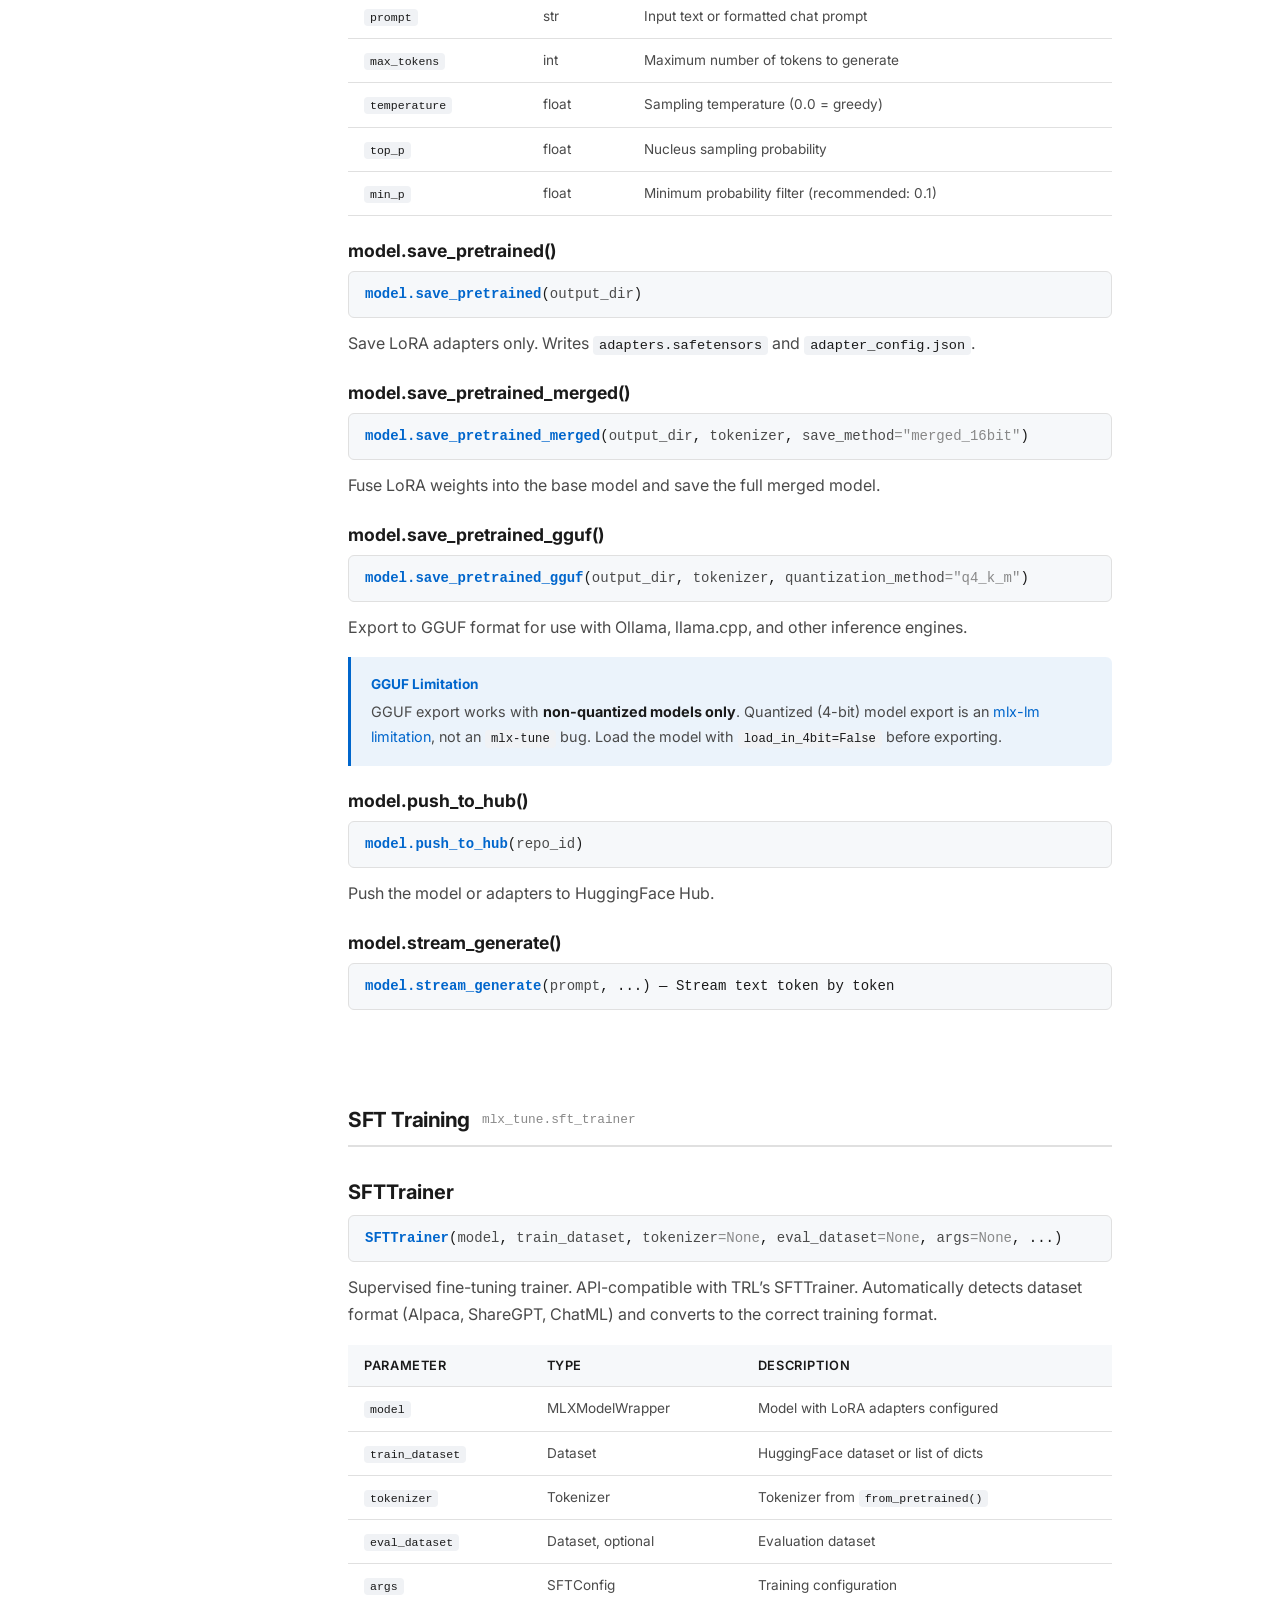
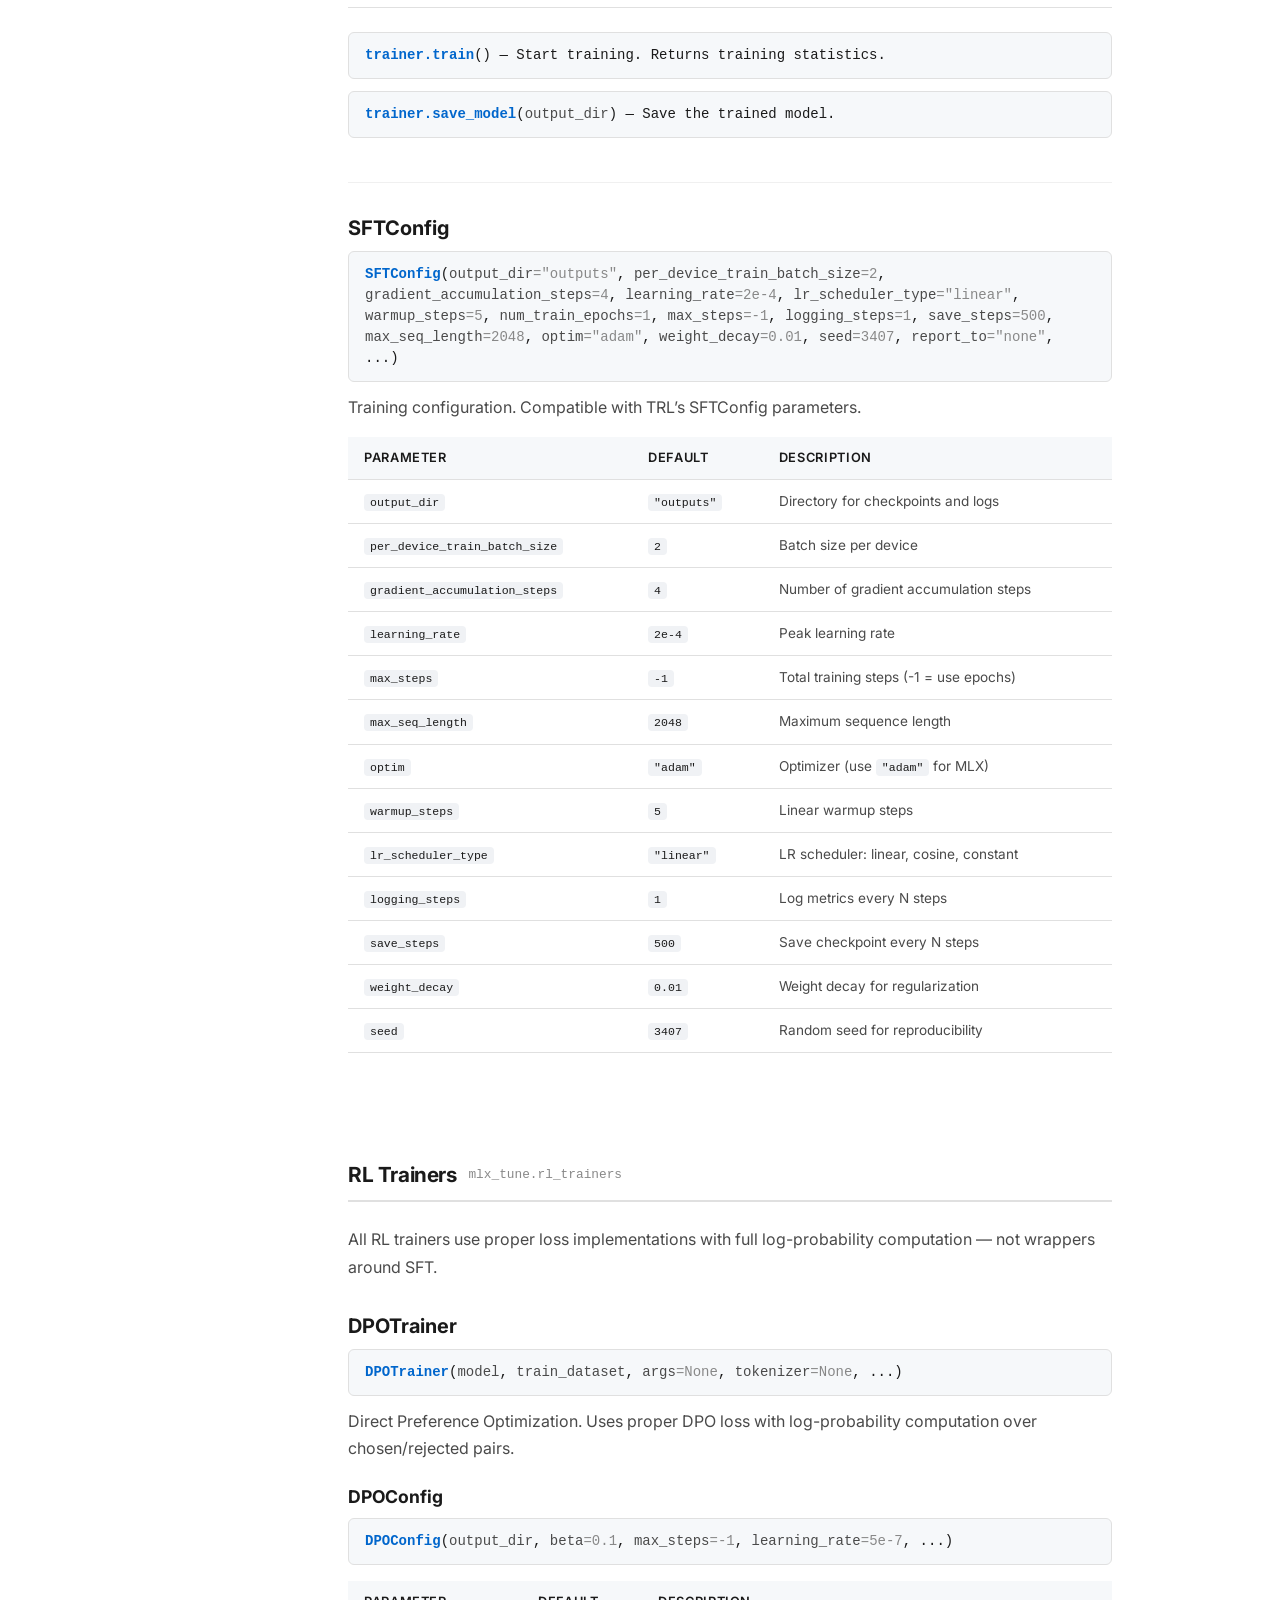
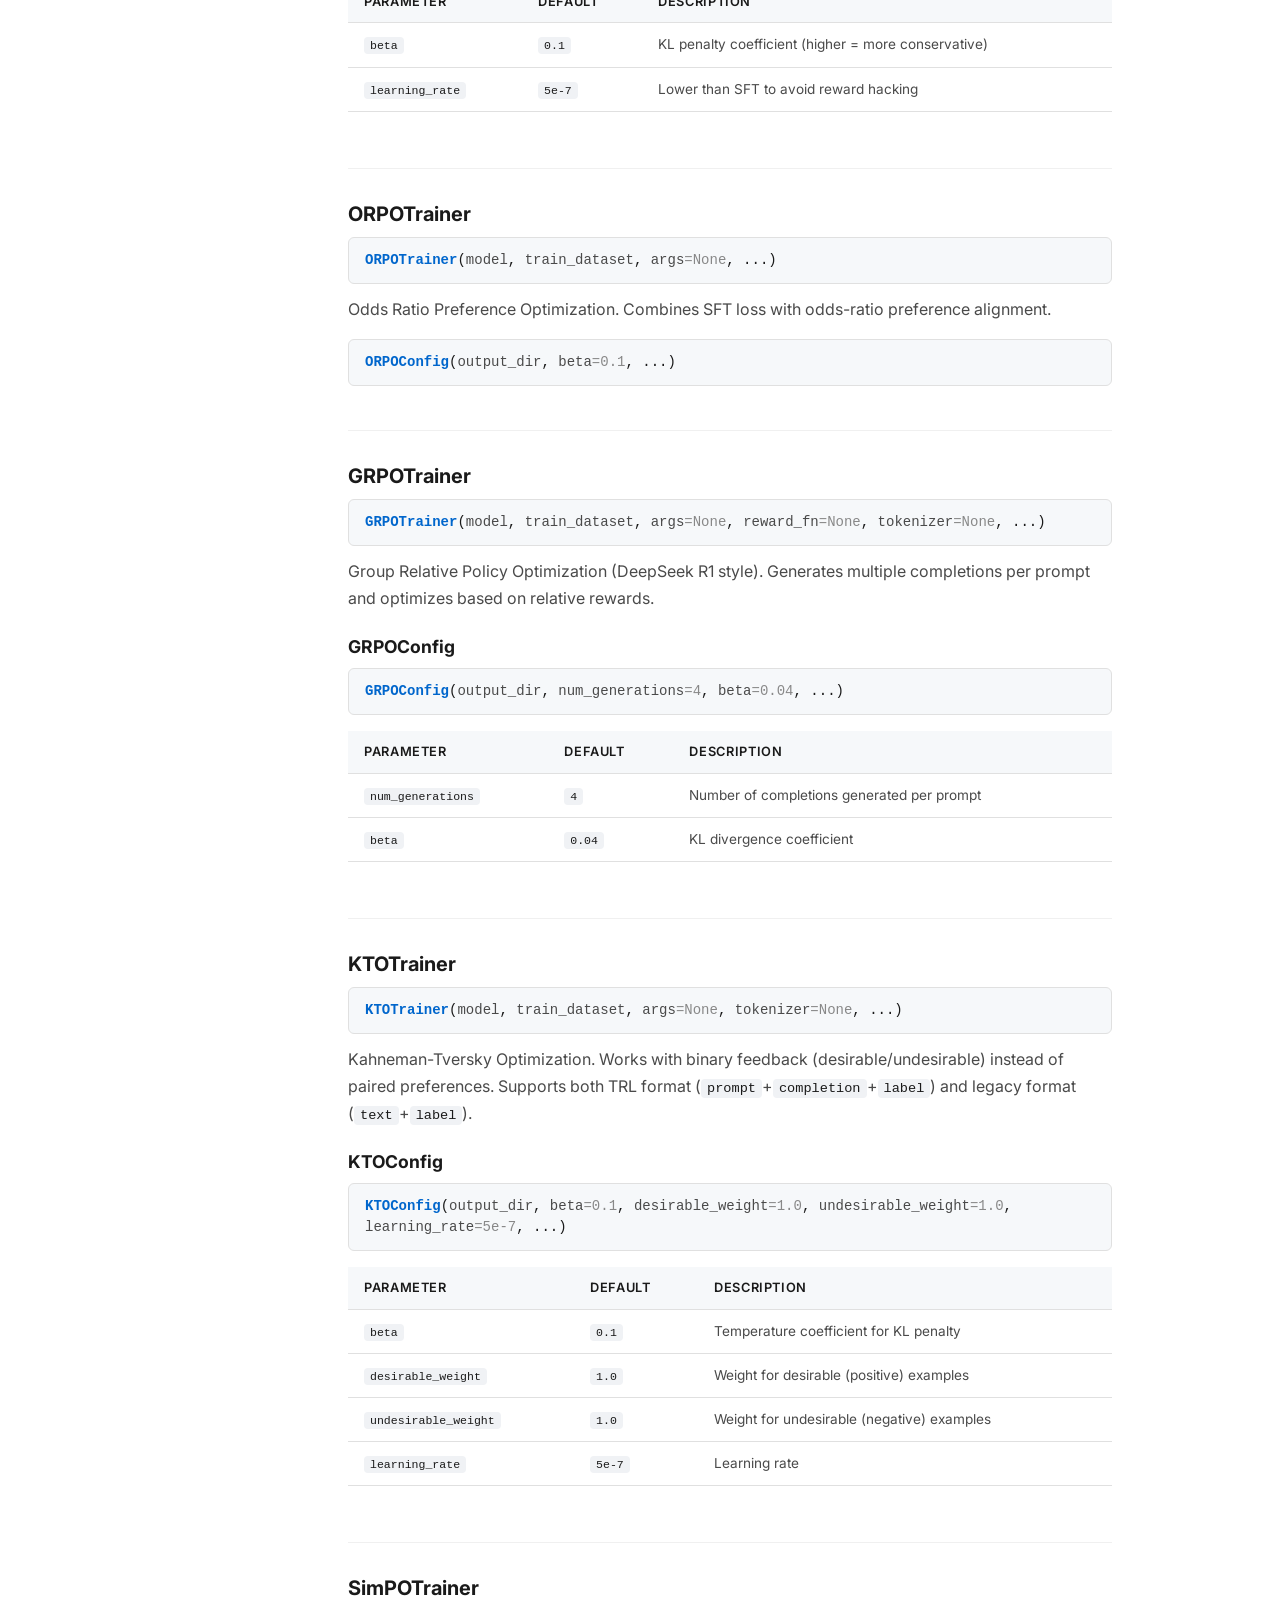
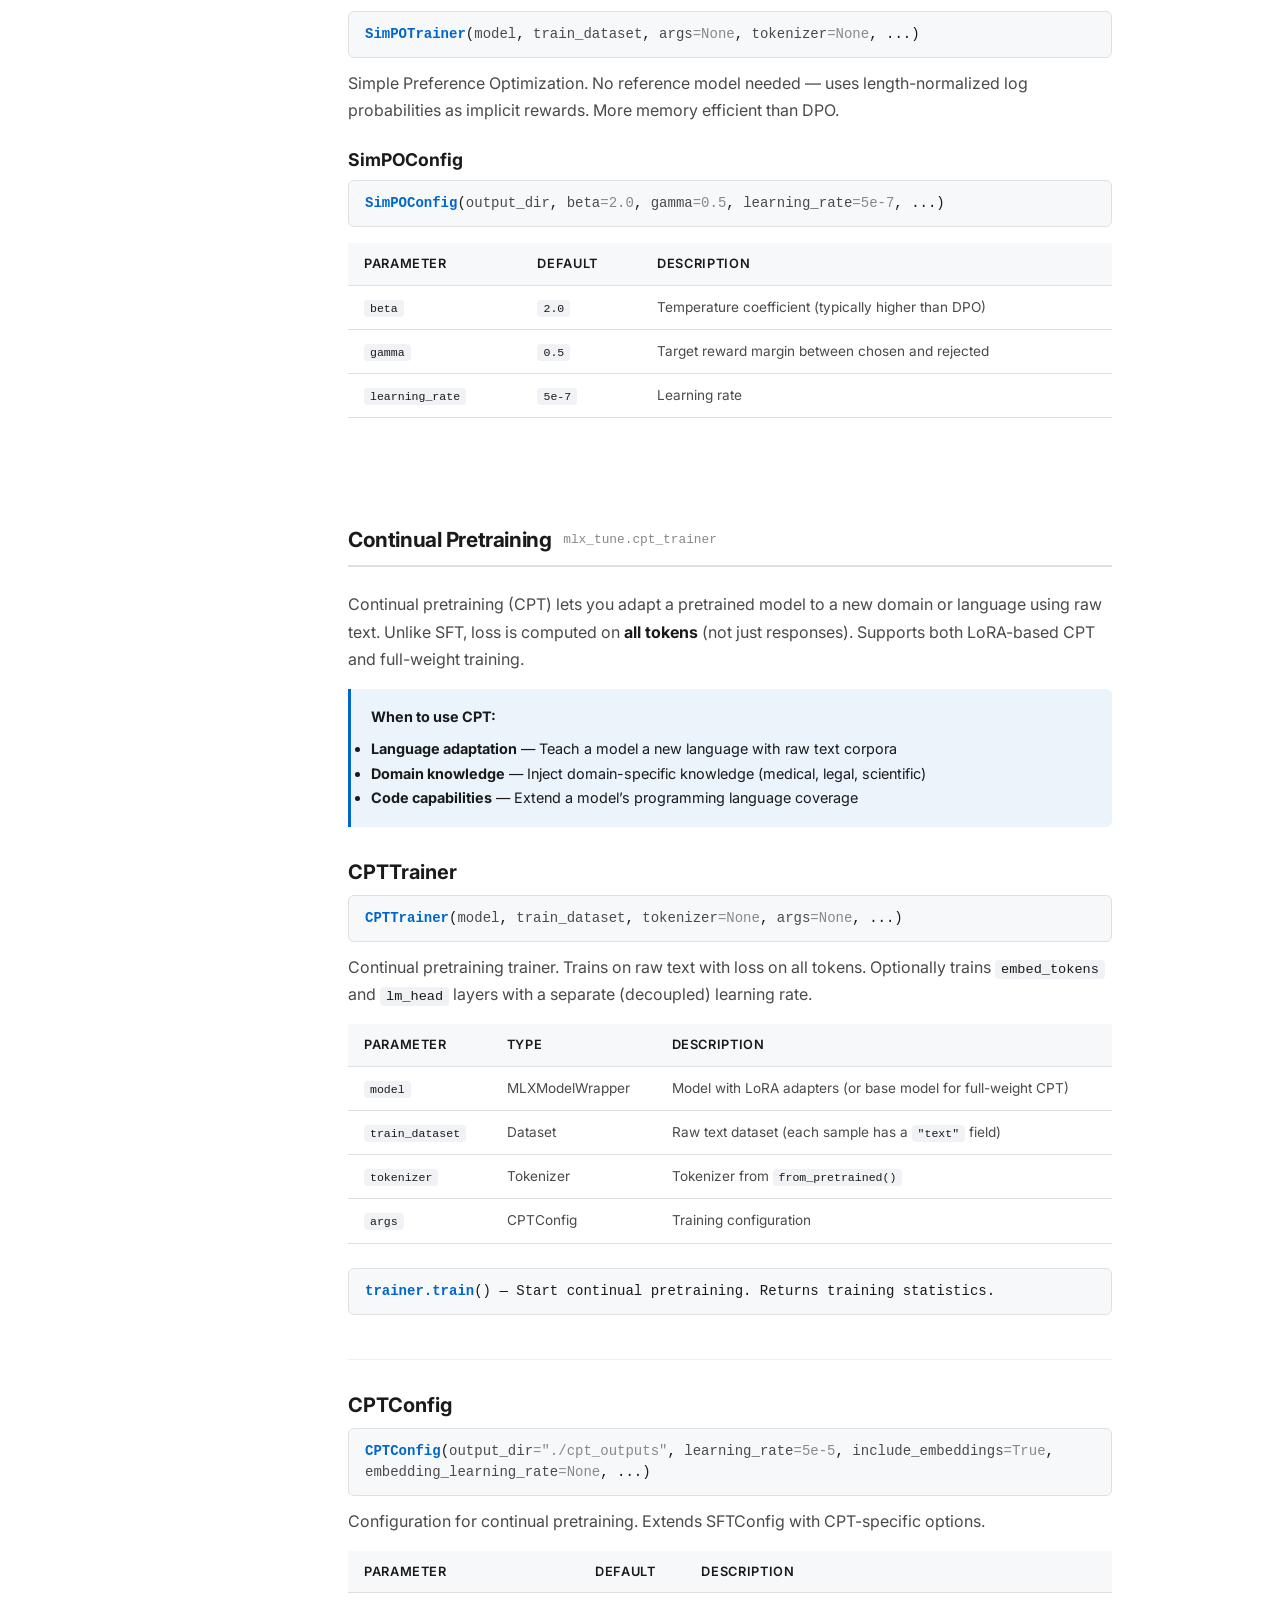
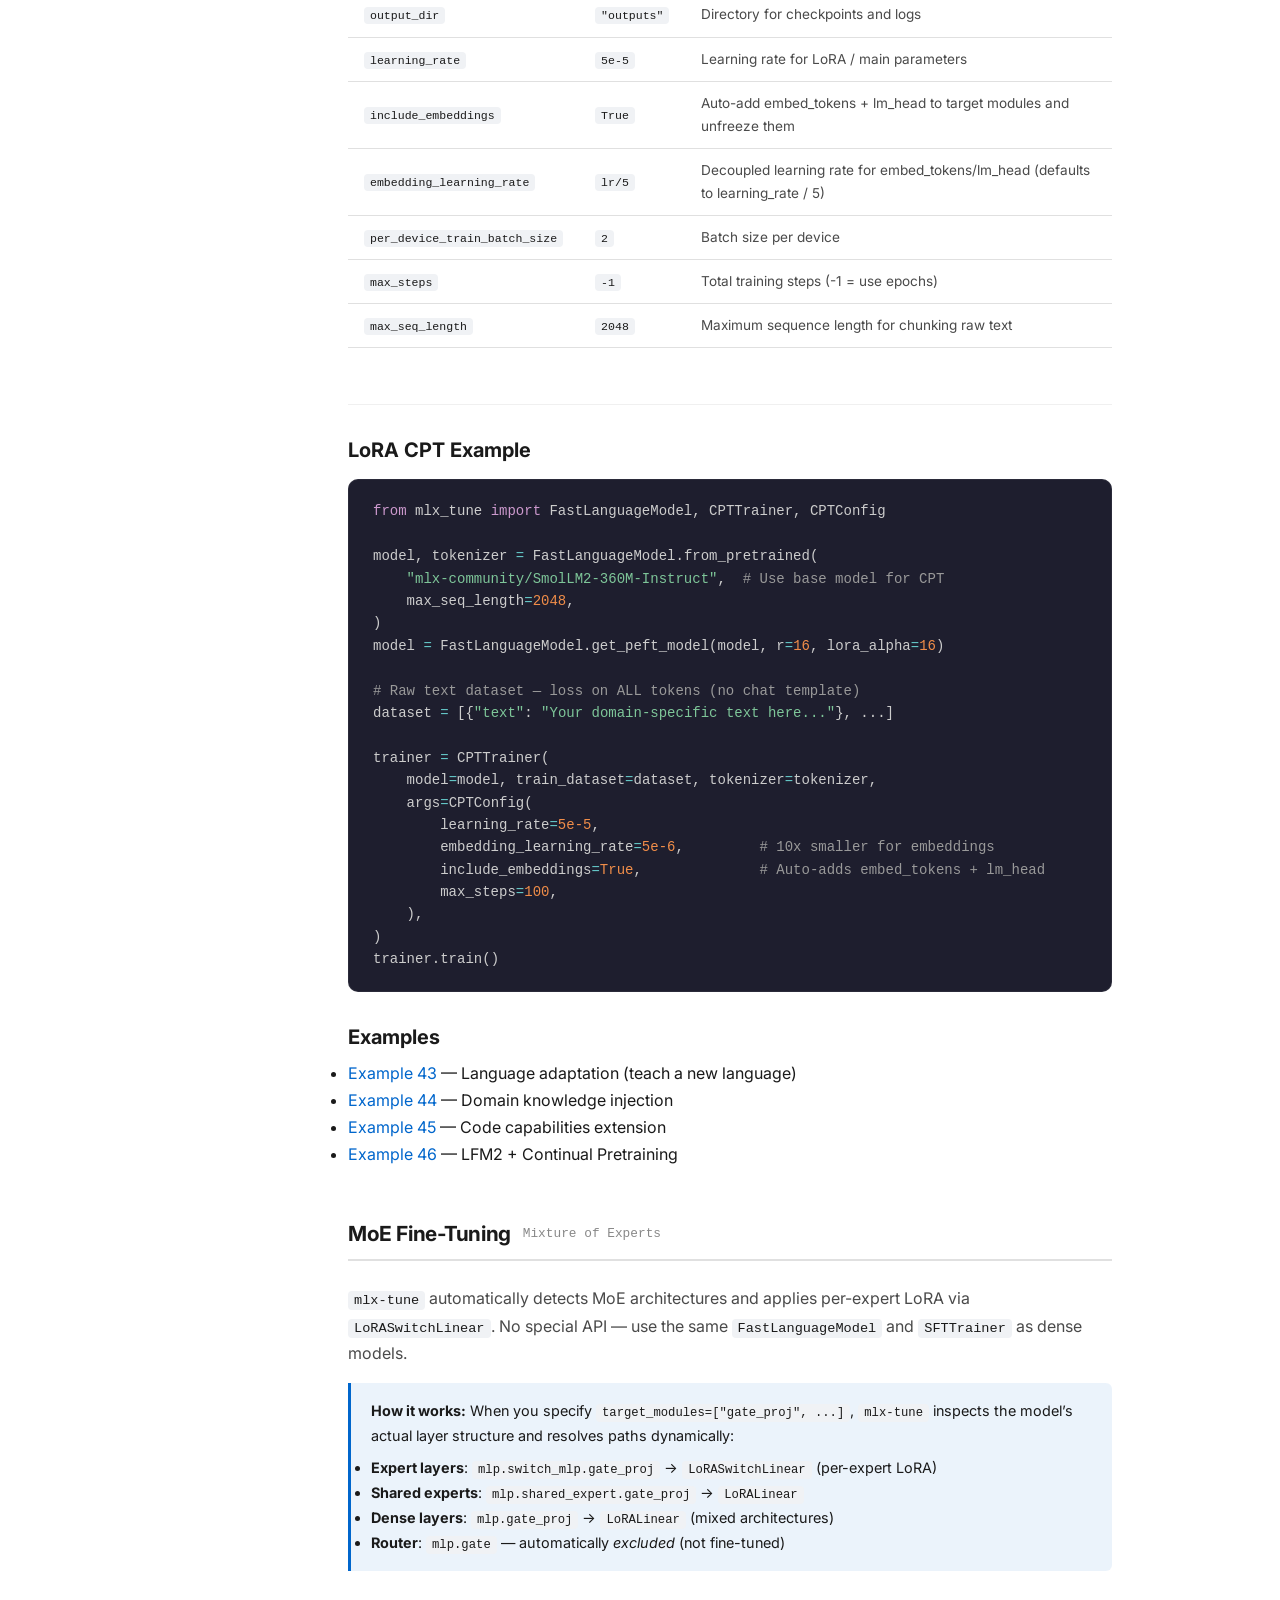
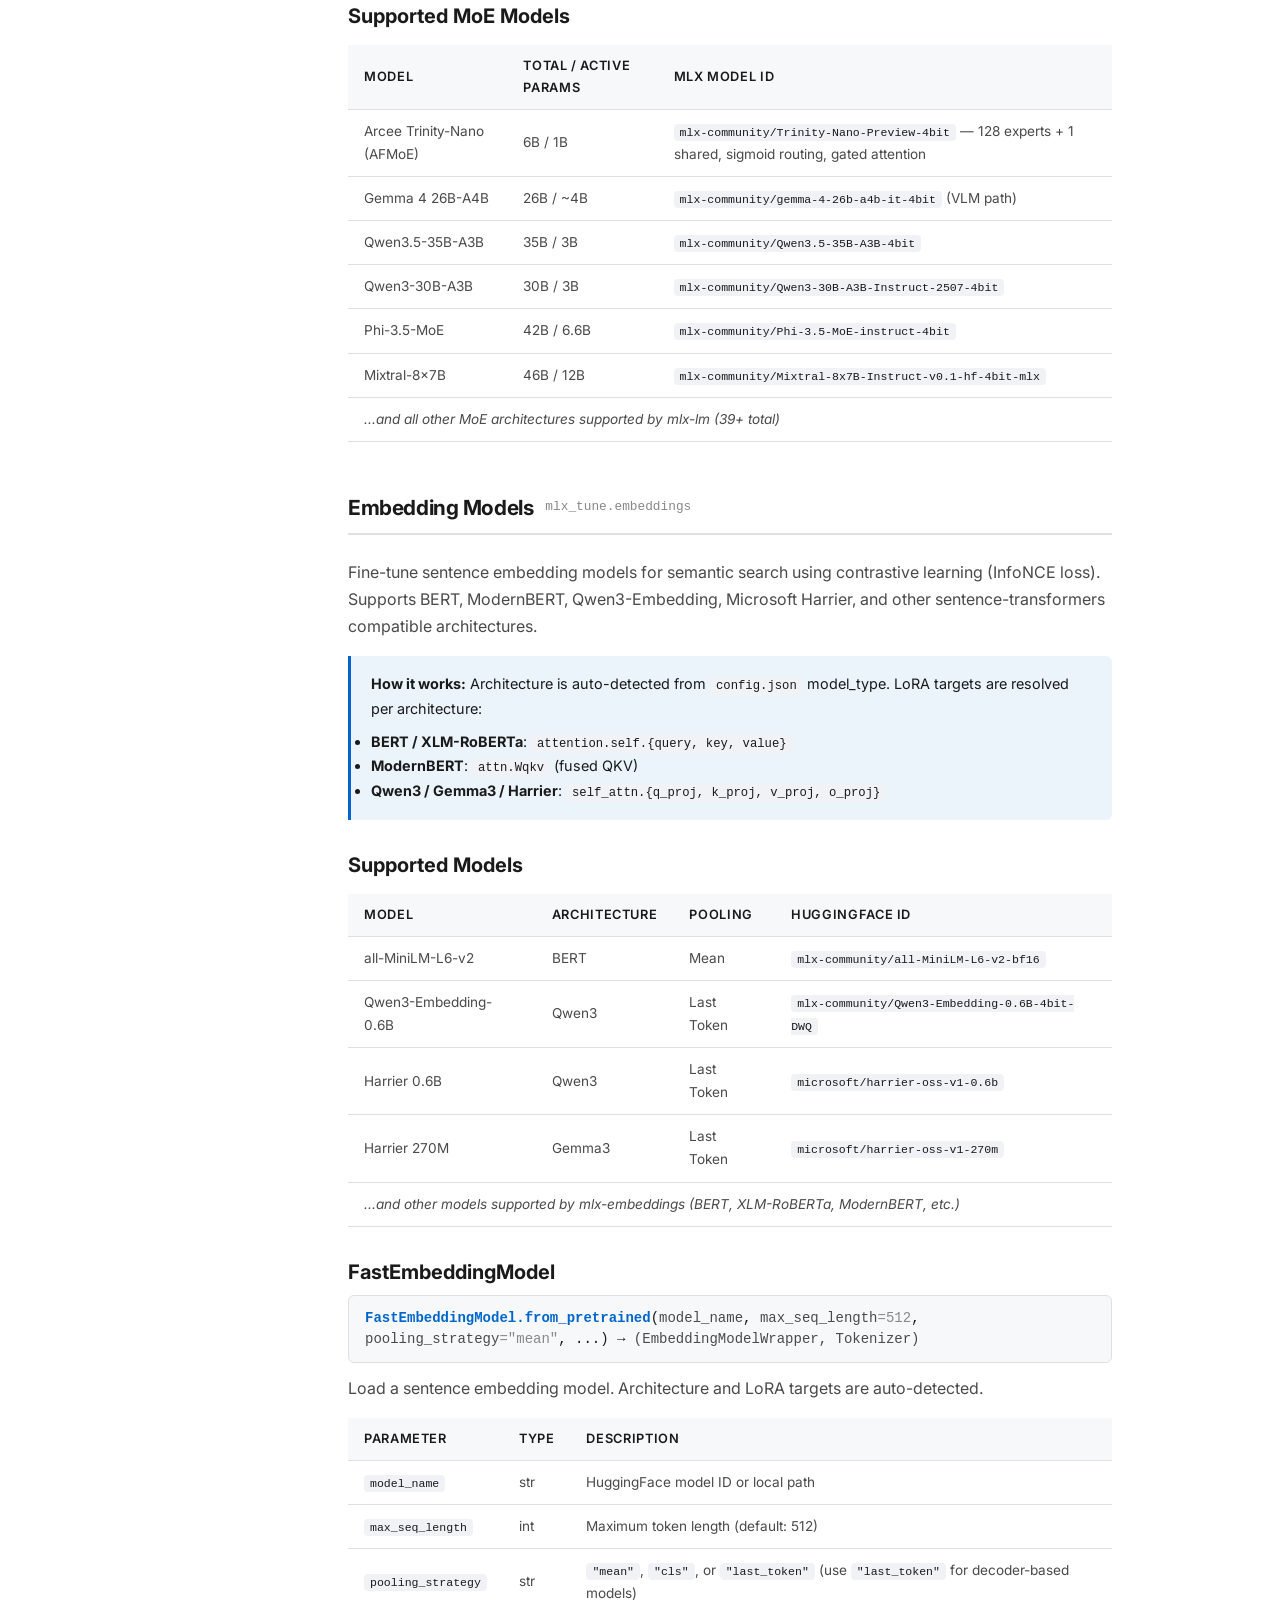
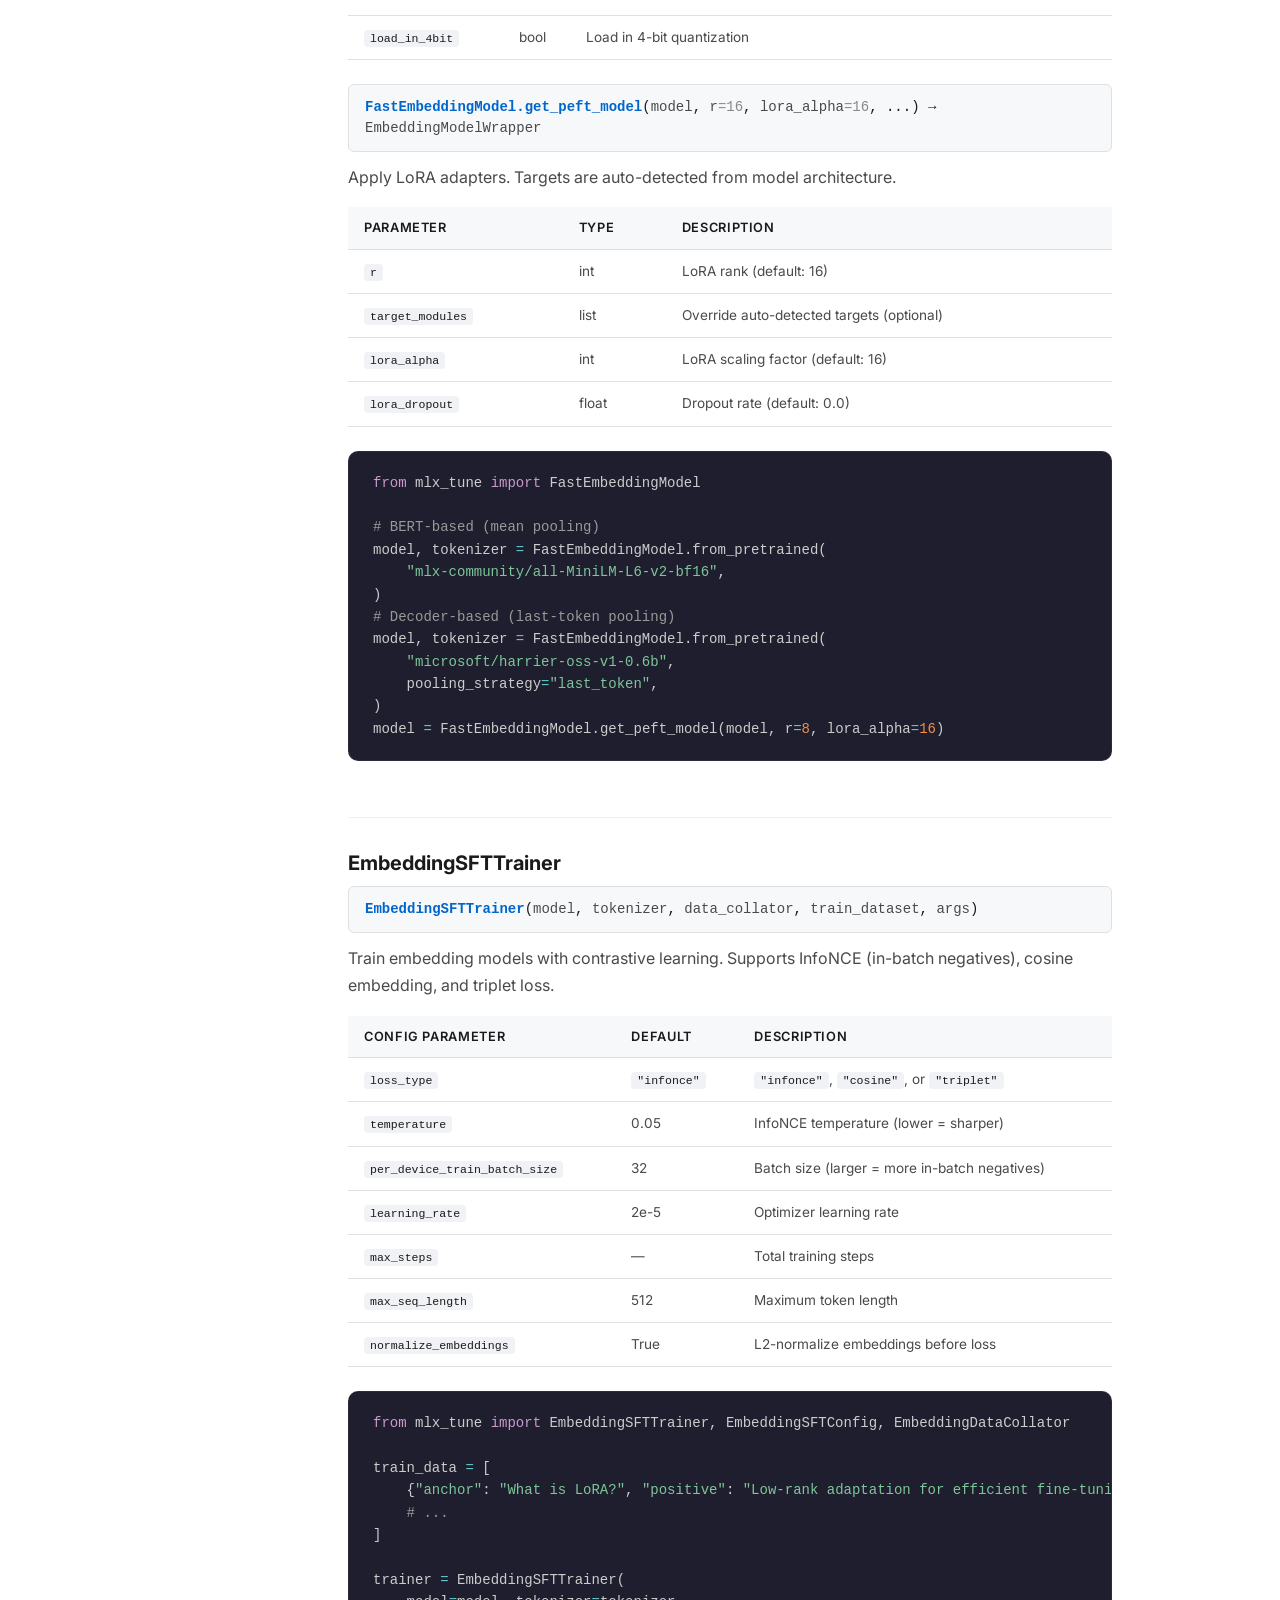
<file: docs/llm.html>
<!DOCTYPE html>
<html lang="en" data-theme="light">
<head>
  <meta charset="UTF-8">
  <meta name="viewport" content="width=device-width, initial-scale=1.0">
  <title>LLM Fine-Tuning &mdash; mlx-tune Docs</title>
  <meta name="description" content="Fine-tune language models on Apple Silicon with LoRA. SFT, DPO, GRPO, KTO, SimPO — all natively on MLX.">
  <link rel="icon" href="data:image/svg+xml,<svg xmlns='http://www.w3.org/2000/svg' viewBox='0 0 32 32'><rect width='32' height='32' rx='6' fill='%230d1117'/><text x='50%25' y='73%25' text-anchor='middle' font-family='system-ui,-apple-system,sans-serif' font-weight='900' font-size='22' fill='%23e6edf3'>m</text></svg>">
  <meta property="og:title" content="LLM Fine-Tuning - mlx-tune Docs">
  <meta property="og:description" content="Fine-tune language models on Apple Silicon with LoRA. SFT, DPO, GRPO, KTO, SimPO — all natively on MLX.">
  <meta property="og:image" content="https://arahim3.github.io/mlx-tune/assets/img/og-image.png?v=2">
  <meta property="og:url" content="https://arahim3.github.io/mlx-tune/llm.html">
  <meta name="twitter:card" content="summary_large_image">
  <meta name="twitter:title" content="LLM Fine-Tuning - mlx-tune Docs">
  <meta name="twitter:description" content="Fine-tune language models on Apple Silicon with LoRA. SFT, DPO, GRPO, KTO, SimPO — all natively on MLX.">
  <meta name="twitter:image" content="https://arahim3.github.io/mlx-tune/assets/img/og-image.png?v=2">
  <link rel="preconnect" href="https://fonts.googleapis.com">
  <link rel="preconnect" href="https://fonts.gstatic.com" crossorigin>
  <link href="https://fonts.googleapis.com/css2?family=Inter:wght@400;600;700&display=swap" rel="stylesheet">
  <link rel="stylesheet" href="assets/css/prism-dark.css">
  <link rel="stylesheet" href="assets/css/style.css">
</head>
<body>

  <nav class="top-nav">
    <div class="nav-inner">
      <a href="index.html" class="nav-logo"><img src="assets/img/logo.png" alt="mlx-tune"></a>
      <ul class="nav-links">
        <li><a href="index.html">Home</a></li>
        <li><a href="llm.html" class="active">LLM</a></li>
        <li><a href="vlm.html">VLM</a></li>
        <li><a href="ocr.html">OCR</a></li>
        <li><a href="audio.html">Audio</a></li>
        <li><a href="workflow.html">Workflow</a></li>
        <li><a href="examples.html">Examples</a></li>
        <li><a href="troubleshooting.html">Troubleshooting</a></li>
      </ul>
      <div class="nav-right">
        <button class="search-trigger" aria-label="Search docs">
          <svg viewBox="0 0 16 16" fill="none" stroke="currentColor" stroke-width="1.5"><circle cx="6.5" cy="6.5" r="5"/><path d="M10.5 10.5L15 15"/></svg>
          Search
          <kbd>⌘K</kbd>
        </button>
        <a href="https://github.com/ARahim3/mlx-tune" class="github-link" target="_blank" rel="noopener" aria-label="GitHub"><svg viewBox="0 0 16 16"><path d="M8 0C3.58 0 0 3.58 0 8c0 3.54 2.29 6.53 5.47 7.59.4.07.55-.17.55-.38 0-.19-.01-.82-.01-1.49-2.01.37-2.53-.49-2.69-.94-.09-.23-.48-.94-.82-1.13-.28-.15-.68-.52-.01-.53.63-.01 1.08.58 1.23.82.72 1.21 1.87.87 2.33.66.07-.52.28-.87.51-1.07-1.78-.2-3.64-.89-3.64-3.95 0-.87.31-1.59.82-2.15-.08-.2-.36-1.02.08-2.12 0 0 .67-.21 2.2.82.64-.18 1.32-.27 2-.27.68 0 1.36.09 2 .27 1.53-1.04 2.2-.82 2.2-.82.44 1.1.16 1.92.08 2.12.51.56.82 1.27.82 2.15 0 3.07-1.87 3.75-3.65 3.95.29.25.54.73.54 1.48 0 1.07-.01 1.93-.01 2.2 0 .21.15.46.55.38A8.013 8.013 0 0016 8c0-4.42-3.58-8-8-8z" fill="currentColor"/></svg></a>
        <button class="theme-toggle" aria-label="Toggle theme"></button>
        <button class="mobile-toggle" aria-label="Menu">&#9776;</button>
      </div>
    </div>
  </nav>

  <!-- Search Modal -->
  <div class="search-overlay" role="dialog" aria-label="Search documentation">
    <div class="search-modal">
      <div class="search-input-wrap">
        <svg viewBox="0 0 16 16" fill="none" stroke="currentColor" stroke-width="1.5"><circle cx="6.5" cy="6.5" r="5"/><path d="M10.5 10.5L15 15"/></svg>
        <input type="text" class="search-input" placeholder="Search docs..." autocomplete="off" spellcheck="false">
        <span class="search-esc">esc</span>
      </div>
      <div class="search-results"></div>
      <div class="search-footer">
        <span class="search-footer-item"><kbd>&uarr;</kbd><kbd>&darr;</kbd> navigate</span>
        <span class="search-footer-item"><kbd>&crarr;</kbd> open</span>
        <span class="search-footer-item"><kbd>esc</kbd> close</span>
      </div>
    </div>
  </div>

  <!-- Back to Top -->
  <button class="back-to-top" aria-label="Back to top">
    <svg viewBox="0 0 16 16" fill="none" stroke="currentColor" stroke-width="2" stroke-linecap="round"><path d="M8 13V3M3 7l5-5 5 5"/></svg>
  </button>

  <div class="page-wrapper">
    <aside class="sidebar">
      <div class="sidebar-title">On This Page</div>
      <ul class="sidebar-nav">
        <li><a href="#quick-start">Quick Start</a></li>
        <li><a href="#FastLanguageModel">FastLanguageModel</a></li>
        <li class="sub-item"><a href="#MLXModelWrapper">MLXModelWrapper</a></li>
        <li><a href="#sft">SFT Training</a></li>
        <li class="sub-item"><a href="#SFTTrainer">SFTTrainer</a></li>
        <li><a href="#rl">RL Trainers</a></li>
        <li class="sub-item"><a href="#DPOTrainer">DPOTrainer</a></li>
        <li class="sub-item"><a href="#ORPOTrainer">ORPOTrainer</a></li>
        <li class="sub-item"><a href="#GRPOTrainer">GRPOTrainer</a></li>
        <li class="sub-item"><a href="#KTOTrainer">KTOTrainer</a></li>
        <li class="sub-item"><a href="#SimPOTrainer">SimPOTrainer</a></li>
        <li><a href="#cpt">Continual Pretraining</a></li>
        <li class="sub-item"><a href="#CPTTrainer">CPTTrainer</a></li>
        <li><a href="#moe">MoE Fine-Tuning</a></li>
        <li><a href="#embedding">Embedding Models</a></li>
        <li class="sub-item"><a href="#FastEmbeddingModel">FastEmbeddingModel</a></li>
        <li class="sub-item"><a href="#EmbeddingSFTTrainer">EmbeddingSFTTrainer</a></li>
        <li><a href="#chat-templates">Chat Templates</a></li>
        <li><a href="#post-training">Post-Training</a></li>
        <li><a href="#examples">Examples</a></li>
      </ul>
    </aside>

    <main class="content">
      <h1>LLM Fine-Tuning</h1>
      <p>Fine-tune language models on Apple Silicon with LoRA. SFT, DPO, GRPO, KTO, SimPO &mdash; all natively on MLX.</p>

      <!-- ===== Quick Start ===== -->
      <section class="section" id="quick-start">
        <div class="section-label">Quick Start</div>
        <h2 style="margin-top: 0;">Full SFT pipeline in 20 lines</h2>
        <p>Load a model, add LoRA, train, and save &mdash; all with the same API you already know from Unsloth.</p>

        <div class="code-block-wrapper">
          <button class="copy-btn">Copy</button>
          <pre><code class="language-python">from mlx_tune import FastLanguageModel, SFTTrainer, SFTConfig
from datasets import load_dataset

model, tokenizer = FastLanguageModel.from_pretrained(
    model_name="mlx-community/Llama-3.2-1B-Instruct-4bit",
    max_seq_length=2048,
    load_in_4bit=True,
)
model = FastLanguageModel.get_peft_model(
    model, r=16,
    target_modules=["q_proj", "k_proj", "v_proj", "o_proj"],
    lora_alpha=16,
)
dataset = load_dataset("yahma/alpaca-cleaned", split="train[:100]")
trainer = SFTTrainer(
    model=model, train_dataset=dataset, tokenizer=tokenizer,
    args=SFTConfig(output_dir="outputs", max_steps=50, learning_rate=2e-4),
)
trainer.train()
model.save_pretrained("lora_model")</code></pre>
        </div>
      </section>

      <!-- ===== FastLanguageModel ===== -->
      <div class="api-module" id="FastLanguageModel">
        <div class="api-module-header">
          <h2 style="margin:0;">FastLanguageModel</h2>
          <span class="module-path">mlx_tune.model</span>
        </div>

        <div class="api-entry">
          <p>Main entry point for loading and configuring language models. Mirrors Unsloth&rsquo;s <code>FastLanguageModel</code> API.</p>

          <h4>FastLanguageModel.from_pretrained()</h4>
          <div class="api-signature">
            <span class="api-name">FastLanguageModel.from_pretrained</span>(<span class="api-param">model_name</span>, <span class="api-param">max_seq_length</span><span class="api-default">=2048</span>, <span class="api-param">load_in_4bit</span><span class="api-default">=False</span>, <span class="api-param">load_in_8bit</span><span class="api-default">=False</span>, <span class="api-param">use_gradient_checkpointing</span><span class="api-default">="unsloth"</span>, ...) &rarr; <span class="api-param">Tuple[MLXModelWrapper, Tokenizer]</span>
          </div>
          <p>Load a pretrained language model from HuggingFace or a local path.</p>
          <table class="api-params">
            <thead><tr><th>Parameter</th><th>Type</th><th>Description</th></tr></thead>
            <tbody>
              <tr><td><code>model_name</code></td><td>str</td><td>HuggingFace model ID (e.g., <code>"mlx-community/Llama-3.2-1B-Instruct-4bit"</code>) or local path</td></tr>
              <tr><td><code>max_seq_length</code></td><td>int</td><td>Maximum sequence length for training and inference</td></tr>
              <tr><td><code>load_in_4bit</code></td><td>bool</td><td>Load model with 4-bit quantization (QLoRA)</td></tr>
              <tr><td><code>load_in_8bit</code></td><td>bool</td><td>Load model with 8-bit quantization</td></tr>
              <tr><td><code>use_gradient_checkpointing</code></td><td>str | bool</td><td>Gradient checkpointing mode (accepted for Unsloth compat)</td></tr>
            </tbody>
          </table>

          <h4>FastLanguageModel.get_peft_model()</h4>
          <div class="api-signature">
            <span class="api-name">FastLanguageModel.get_peft_model</span>(<span class="api-param">model</span>, <span class="api-param">r</span><span class="api-default">=16</span>, <span class="api-param">target_modules</span><span class="api-default">=None</span>, <span class="api-param">lora_alpha</span><span class="api-default">=16</span>, <span class="api-param">lora_dropout</span><span class="api-default">=0.0</span>, <span class="api-param">bias</span><span class="api-default">="none"</span>, <span class="api-param">use_rslora</span><span class="api-default">=False</span>, <span class="api-param">random_state</span><span class="api-default">=3407</span>, ...) &rarr; <span class="api-param">MLXModelWrapper</span>
          </div>
          <p>Add LoRA adapters to the model for parameter-efficient fine-tuning.</p>
          <table class="api-params">
            <thead><tr><th>Parameter</th><th>Type</th><th>Description</th></tr></thead>
            <tbody>
              <tr><td><code>model</code></td><td>MLXModelWrapper</td><td>Model returned by <code>from_pretrained()</code></td></tr>
              <tr><td><code>r</code></td><td>int</td><td>LoRA rank (higher = more parameters, better quality)</td></tr>
              <tr><td><code>target_modules</code></td><td>list[str]</td><td>Modules to apply LoRA to. Default: <code>["q_proj", "k_proj", "v_proj", "o_proj"]</code></td></tr>
              <tr><td><code>lora_alpha</code></td><td>int</td><td>LoRA scaling factor. Recommended: equal to <code>r</code></td></tr>
              <tr><td><code>lora_dropout</code></td><td>float</td><td>Dropout for LoRA layers</td></tr>
              <tr><td><code>bias</code></td><td>str</td><td>Bias mode: <code>"none"</code>, <code>"all"</code>, or <code>"lora_only"</code></td></tr>
              <tr><td><code>use_rslora</code></td><td>bool</td><td>Use rank-stabilized LoRA scaling</td></tr>
            </tbody>
          </table>

          <h4>FastLanguageModel.for_training()</h4>
          <div class="api-signature">
            <span class="api-name">FastLanguageModel.for_training</span>(<span class="api-param">model</span>) &rarr; <span class="api-param">MLXModelWrapper</span>
          </div>
          <p>Enable training mode: disables KV caching, enables dropout.</p>

          <h4>FastLanguageModel.for_inference()</h4>
          <div class="api-signature">
            <span class="api-name">FastLanguageModel.for_inference</span>(<span class="api-param">model</span>, <span class="api-param">use_cache</span><span class="api-default">=True</span>) &rarr; <span class="api-param">MLXModelWrapper</span>
          </div>
          <p>Enable inference mode: activates KV caching, disables dropout. <strong>Always call before generating.</strong></p>

          <h4>FastLanguageModel.convert()</h4>
          <div class="api-signature">
            <span class="api-name">FastLanguageModel.convert</span>(<span class="api-param">hf_model</span>, <span class="api-param">output_dir</span><span class="api-default">="mlx_model"</span>, <span class="api-param">quantize</span><span class="api-default">=False</span>, <span class="api-param">q_bits</span><span class="api-default">=4</span>, <span class="api-param">dtype</span><span class="api-default">=None</span>, <span class="api-param">upload_repo</span><span class="api-default">=None</span>)
          </div>
          <p>Convert a HuggingFace model to MLX format. Optionally quantize and upload.</p>
          <table class="api-params">
            <thead><tr><th>Parameter</th><th>Type</th><th>Description</th></tr></thead>
            <tbody>
              <tr><td><code>hf_model</code></td><td>str</td><td>HuggingFace model ID (e.g., <code>"meta-llama/Llama-3-8B"</code>)</td></tr>
              <tr><td><code>output_dir</code></td><td>str</td><td>Local directory to save the converted model</td></tr>
              <tr><td><code>quantize</code></td><td>bool</td><td>Whether to quantize during conversion</td></tr>
              <tr><td><code>q_bits</code></td><td>int</td><td>Quantization bits (4 or 8)</td></tr>
              <tr><td><code>dtype</code></td><td>str, optional</td><td>Target dtype (e.g., <code>"float16"</code>)</td></tr>
              <tr><td><code>upload_repo</code></td><td>str, optional</td><td>HuggingFace repo ID to upload the converted model</td></tr>
            </tbody>
          </table>
        </div>
      </div>

      <!-- ===== MLXModelWrapper ===== -->
      <div class="api-module" id="MLXModelWrapper">
        <div class="api-module-header">
          <h2 style="margin:0;">MLXModelWrapper</h2>
          <span class="module-path">mlx_tune.model</span>
        </div>

        <div class="api-entry">
          <p>Wrapper providing Unsloth-compatible methods on MLX models. Returned by <code>FastLanguageModel.from_pretrained()</code>.</p>

          <h4>model.generate()</h4>
          <div class="api-signature">
            <span class="api-name">model.generate</span>(<span class="api-param">prompt</span>, <span class="api-param">max_tokens</span><span class="api-default">=256</span>, <span class="api-param">temperature</span><span class="api-default">=0.7</span>, <span class="api-param">top_p</span><span class="api-default">=0.9</span>, <span class="api-param">min_p</span><span class="api-default">=0.0</span>, ...) &rarr; <span class="api-param">str</span>
          </div>
          <p>Generate text from a prompt. Call <code>FastLanguageModel.for_inference(model)</code> first.</p>
          <table class="api-params">
            <thead><tr><th>Parameter</th><th>Type</th><th>Description</th></tr></thead>
            <tbody>
              <tr><td><code>prompt</code></td><td>str</td><td>Input text or formatted chat prompt</td></tr>
              <tr><td><code>max_tokens</code></td><td>int</td><td>Maximum number of tokens to generate</td></tr>
              <tr><td><code>temperature</code></td><td>float</td><td>Sampling temperature (0.0 = greedy)</td></tr>
              <tr><td><code>top_p</code></td><td>float</td><td>Nucleus sampling probability</td></tr>
              <tr><td><code>min_p</code></td><td>float</td><td>Minimum probability filter (recommended: 0.1)</td></tr>
            </tbody>
          </table>

          <h4>model.save_pretrained()</h4>
          <div class="api-signature">
            <span class="api-name">model.save_pretrained</span>(<span class="api-param">output_dir</span>)
          </div>
          <p>Save LoRA adapters only. Writes <code>adapters.safetensors</code> and <code>adapter_config.json</code>.</p>

          <h4>model.save_pretrained_merged()</h4>
          <div class="api-signature">
            <span class="api-name">model.save_pretrained_merged</span>(<span class="api-param">output_dir</span>, <span class="api-param">tokenizer</span>, <span class="api-param">save_method</span><span class="api-default">="merged_16bit"</span>)
          </div>
          <p>Fuse LoRA weights into the base model and save the full merged model.</p>

          <h4>model.save_pretrained_gguf()</h4>
          <div class="api-signature">
            <span class="api-name">model.save_pretrained_gguf</span>(<span class="api-param">output_dir</span>, <span class="api-param">tokenizer</span>, <span class="api-param">quantization_method</span><span class="api-default">="q4_k_m"</span>)
          </div>
          <p>Export to GGUF format for use with Ollama, llama.cpp, and other inference engines.</p>
          <div class="callout">
            <div class="callout-title">GGUF Limitation</div>
            <p>GGUF export works with <strong>non-quantized models only</strong>. Quantized (4-bit) model export is an <a href="https://github.com/ml-explore/mlx-lm/issues/353" target="_blank" rel="noopener">mlx-lm limitation</a>, not an <code>mlx-tune</code> bug. Load the model with <code>load_in_4bit=False</code> before exporting.</p>
          </div>

          <h4>model.push_to_hub()</h4>
          <div class="api-signature">
            <span class="api-name">model.push_to_hub</span>(<span class="api-param">repo_id</span>)
          </div>
          <p>Push the model or adapters to HuggingFace Hub.</p>

          <h4>model.stream_generate()</h4>
          <div class="api-signature">
            <span class="api-name">model.stream_generate</span>(<span class="api-param">prompt</span>, ...) &mdash; Stream text token by token
          </div>
        </div>
      </div>

      <!-- ===== SFT Training ===== -->
      <div class="api-module" id="sft">
        <div class="api-module-header">
          <h2 style="margin:0;">SFT Training</h2>
          <span class="module-path">mlx_tune.sft_trainer</span>
        </div>

        <div class="api-entry" id="SFTTrainer">
          <h3>SFTTrainer</h3>
          <div class="api-signature">
            <span class="api-name">SFTTrainer</span>(<span class="api-param">model</span>, <span class="api-param">train_dataset</span>, <span class="api-param">tokenizer</span><span class="api-default">=None</span>, <span class="api-param">eval_dataset</span><span class="api-default">=None</span>, <span class="api-param">args</span><span class="api-default">=None</span>, ...)
          </div>
          <p>Supervised fine-tuning trainer. API-compatible with TRL&rsquo;s SFTTrainer. Automatically detects dataset format (Alpaca, ShareGPT, ChatML) and converts to the correct training format.</p>
          <table class="api-params">
            <thead><tr><th>Parameter</th><th>Type</th><th>Description</th></tr></thead>
            <tbody>
              <tr><td><code>model</code></td><td>MLXModelWrapper</td><td>Model with LoRA adapters configured</td></tr>
              <tr><td><code>train_dataset</code></td><td>Dataset</td><td>HuggingFace dataset or list of dicts</td></tr>
              <tr><td><code>tokenizer</code></td><td>Tokenizer</td><td>Tokenizer from <code>from_pretrained()</code></td></tr>
              <tr><td><code>eval_dataset</code></td><td>Dataset, optional</td><td>Evaluation dataset</td></tr>
              <tr><td><code>args</code></td><td>SFTConfig</td><td>Training configuration</td></tr>
            </tbody>
          </table>
          <div class="api-signature" style="margin-top:12px;"><span class="api-name">trainer.train</span>() &mdash; Start training. Returns training statistics.</div>
          <div class="api-signature" style="margin-top:8px;"><span class="api-name">trainer.save_model</span>(<span class="api-param">output_dir</span>) &mdash; Save the trained model.</div>
        </div>

        <div class="api-entry">
          <h3>SFTConfig</h3>
          <div class="api-signature">
            <span class="api-name">SFTConfig</span>(<span class="api-param">output_dir</span><span class="api-default">="outputs"</span>, <span class="api-param">per_device_train_batch_size</span><span class="api-default">=2</span>, <span class="api-param">gradient_accumulation_steps</span><span class="api-default">=4</span>, <span class="api-param">learning_rate</span><span class="api-default">=2e-4</span>, <span class="api-param">lr_scheduler_type</span><span class="api-default">="linear"</span>, <span class="api-param">warmup_steps</span><span class="api-default">=5</span>, <span class="api-param">num_train_epochs</span><span class="api-default">=1</span>, <span class="api-param">max_steps</span><span class="api-default">=-1</span>, <span class="api-param">logging_steps</span><span class="api-default">=1</span>, <span class="api-param">save_steps</span><span class="api-default">=500</span>, <span class="api-param">max_seq_length</span><span class="api-default">=2048</span>, <span class="api-param">optim</span><span class="api-default">="adam"</span>, <span class="api-param">weight_decay</span><span class="api-default">=0.01</span>, <span class="api-param">seed</span><span class="api-default">=3407</span>, <span class="api-param">report_to</span><span class="api-default">="none"</span>, ...)
          </div>
          <p>Training configuration. Compatible with TRL&rsquo;s SFTConfig parameters.</p>
          <table class="api-params">
            <thead><tr><th>Parameter</th><th>Default</th><th>Description</th></tr></thead>
            <tbody>
              <tr><td><code>output_dir</code></td><td><code>"outputs"</code></td><td>Directory for checkpoints and logs</td></tr>
              <tr><td><code>per_device_train_batch_size</code></td><td><code>2</code></td><td>Batch size per device</td></tr>
              <tr><td><code>gradient_accumulation_steps</code></td><td><code>4</code></td><td>Number of gradient accumulation steps</td></tr>
              <tr><td><code>learning_rate</code></td><td><code>2e-4</code></td><td>Peak learning rate</td></tr>
              <tr><td><code>max_steps</code></td><td><code>-1</code></td><td>Total training steps (-1 = use epochs)</td></tr>
              <tr><td><code>max_seq_length</code></td><td><code>2048</code></td><td>Maximum sequence length</td></tr>
              <tr><td><code>optim</code></td><td><code>"adam"</code></td><td>Optimizer (use <code>"adam"</code> for MLX)</td></tr>
              <tr><td><code>warmup_steps</code></td><td><code>5</code></td><td>Linear warmup steps</td></tr>
              <tr><td><code>lr_scheduler_type</code></td><td><code>"linear"</code></td><td>LR scheduler: linear, cosine, constant</td></tr>
              <tr><td><code>logging_steps</code></td><td><code>1</code></td><td>Log metrics every N steps</td></tr>
              <tr><td><code>save_steps</code></td><td><code>500</code></td><td>Save checkpoint every N steps</td></tr>
              <tr><td><code>weight_decay</code></td><td><code>0.01</code></td><td>Weight decay for regularization</td></tr>
              <tr><td><code>seed</code></td><td><code>3407</code></td><td>Random seed for reproducibility</td></tr>
            </tbody>
          </table>
        </div>
      </div>

      <!-- ===== RL Trainers ===== -->
      <div class="api-module" id="rl">
        <div class="api-module-header">
          <h2 style="margin:0;">RL Trainers</h2>
          <span class="module-path">mlx_tune.rl_trainers</span>
        </div>

        <p>All RL trainers use proper loss implementations with full log-probability computation &mdash; not wrappers around SFT.</p>

        <div class="api-entry" id="DPOTrainer">
          <h3>DPOTrainer</h3>
          <div class="api-signature">
            <span class="api-name">DPOTrainer</span>(<span class="api-param">model</span>, <span class="api-param">train_dataset</span>, <span class="api-param">args</span><span class="api-default">=None</span>, <span class="api-param">tokenizer</span><span class="api-default">=None</span>, ...)
          </div>
          <p>Direct Preference Optimization. Uses proper DPO loss with log-probability computation over chosen/rejected pairs.</p>

          <h4>DPOConfig</h4>
          <div class="api-signature">
            <span class="api-name">DPOConfig</span>(<span class="api-param">output_dir</span>, <span class="api-param">beta</span><span class="api-default">=0.1</span>, <span class="api-param">max_steps</span><span class="api-default">=-1</span>, <span class="api-param">learning_rate</span><span class="api-default">=5e-7</span>, ...)
          </div>
          <table class="api-params">
            <thead><tr><th>Parameter</th><th>Default</th><th>Description</th></tr></thead>
            <tbody>
              <tr><td><code>beta</code></td><td><code>0.1</code></td><td>KL penalty coefficient (higher = more conservative)</td></tr>
              <tr><td><code>learning_rate</code></td><td><code>5e-7</code></td><td>Lower than SFT to avoid reward hacking</td></tr>
            </tbody>
          </table>
        </div>

        <div class="api-entry" id="ORPOTrainer">
          <h3>ORPOTrainer</h3>
          <div class="api-signature">
            <span class="api-name">ORPOTrainer</span>(<span class="api-param">model</span>, <span class="api-param">train_dataset</span>, <span class="api-param">args</span><span class="api-default">=None</span>, ...)
          </div>
          <p>Odds Ratio Preference Optimization. Combines SFT loss with odds-ratio preference alignment.</p>
          <div class="api-signature" style="margin-top:8px;"><span class="api-name">ORPOConfig</span>(<span class="api-param">output_dir</span>, <span class="api-param">beta</span><span class="api-default">=0.1</span>, ...)</div>
        </div>

        <div class="api-entry" id="GRPOTrainer">
          <h3>GRPOTrainer</h3>
          <div class="api-signature">
            <span class="api-name">GRPOTrainer</span>(<span class="api-param">model</span>, <span class="api-param">train_dataset</span>, <span class="api-param">args</span><span class="api-default">=None</span>, <span class="api-param">reward_fn</span><span class="api-default">=None</span>, <span class="api-param">tokenizer</span><span class="api-default">=None</span>, ...)
          </div>
          <p>Group Relative Policy Optimization (DeepSeek R1 style). Generates multiple completions per prompt and optimizes based on relative rewards.</p>

          <h4>GRPOConfig</h4>
          <div class="api-signature">
            <span class="api-name">GRPOConfig</span>(<span class="api-param">output_dir</span>, <span class="api-param">num_generations</span><span class="api-default">=4</span>, <span class="api-param">beta</span><span class="api-default">=0.04</span>, ...)
          </div>
          <table class="api-params">
            <thead><tr><th>Parameter</th><th>Default</th><th>Description</th></tr></thead>
            <tbody>
              <tr><td><code>num_generations</code></td><td><code>4</code></td><td>Number of completions generated per prompt</td></tr>
              <tr><td><code>beta</code></td><td><code>0.04</code></td><td>KL divergence coefficient</td></tr>
            </tbody>
          </table>
        </div>

        <div class="api-entry" id="KTOTrainer">
          <h3>KTOTrainer</h3>
          <div class="api-signature">
            <span class="api-name">KTOTrainer</span>(<span class="api-param">model</span>, <span class="api-param">train_dataset</span>, <span class="api-param">args</span><span class="api-default">=None</span>, <span class="api-param">tokenizer</span><span class="api-default">=None</span>, ...)
          </div>
          <p>Kahneman-Tversky Optimization. Works with binary feedback (desirable/undesirable) instead of paired preferences. Supports both TRL format (<code>prompt</code>+<code>completion</code>+<code>label</code>) and legacy format (<code>text</code>+<code>label</code>).</p>

          <h4>KTOConfig</h4>
          <div class="api-signature">
            <span class="api-name">KTOConfig</span>(<span class="api-param">output_dir</span>, <span class="api-param">beta</span><span class="api-default">=0.1</span>, <span class="api-param">desirable_weight</span><span class="api-default">=1.0</span>, <span class="api-param">undesirable_weight</span><span class="api-default">=1.0</span>, <span class="api-param">learning_rate</span><span class="api-default">=5e-7</span>, ...)
          </div>
          <table class="api-params">
            <thead><tr><th>Parameter</th><th>Default</th><th>Description</th></tr></thead>
            <tbody>
              <tr><td><code>beta</code></td><td><code>0.1</code></td><td>Temperature coefficient for KL penalty</td></tr>
              <tr><td><code>desirable_weight</code></td><td><code>1.0</code></td><td>Weight for desirable (positive) examples</td></tr>
              <tr><td><code>undesirable_weight</code></td><td><code>1.0</code></td><td>Weight for undesirable (negative) examples</td></tr>
              <tr><td><code>learning_rate</code></td><td><code>5e-7</code></td><td>Learning rate</td></tr>
            </tbody>
          </table>
        </div>

        <div class="api-entry" id="SimPOTrainer">
          <h3>SimPOTrainer</h3>
          <div class="api-signature">
            <span class="api-name">SimPOTrainer</span>(<span class="api-param">model</span>, <span class="api-param">train_dataset</span>, <span class="api-param">args</span><span class="api-default">=None</span>, <span class="api-param">tokenizer</span><span class="api-default">=None</span>, ...)
          </div>
          <p>Simple Preference Optimization. No reference model needed &mdash; uses length-normalized log probabilities as implicit rewards. More memory efficient than DPO.</p>

          <h4>SimPOConfig</h4>
          <div class="api-signature">
            <span class="api-name">SimPOConfig</span>(<span class="api-param">output_dir</span>, <span class="api-param">beta</span><span class="api-default">=2.0</span>, <span class="api-param">gamma</span><span class="api-default">=0.5</span>, <span class="api-param">learning_rate</span><span class="api-default">=5e-7</span>, ...)
          </div>
          <table class="api-params">
            <thead><tr><th>Parameter</th><th>Default</th><th>Description</th></tr></thead>
            <tbody>
              <tr><td><code>beta</code></td><td><code>2.0</code></td><td>Temperature coefficient (typically higher than DPO)</td></tr>
              <tr><td><code>gamma</code></td><td><code>0.5</code></td><td>Target reward margin between chosen and rejected</td></tr>
              <tr><td><code>learning_rate</code></td><td><code>5e-7</code></td><td>Learning rate</td></tr>
            </tbody>
          </table>
        </div>
      </div>

      <!-- ===== Continual Pretraining ===== -->
      <div class="api-module" id="cpt">
        <div class="api-module-header">
          <h2 style="margin:0;">Continual Pretraining</h2>
          <span class="module-path">mlx_tune.cpt_trainer</span>
        </div>

        <p>Continual pretraining (CPT) lets you adapt a pretrained model to a new domain or language using raw text. Unlike SFT, loss is computed on <strong>all tokens</strong> (not just responses). Supports both LoRA-based CPT and full-weight training.</p>

        <div class="callout">
          <strong>When to use CPT:</strong>
          <ul style="margin-top: 0.5rem; margin-bottom: 0;">
            <li><strong>Language adaptation</strong> &mdash; Teach a model a new language with raw text corpora</li>
            <li><strong>Domain knowledge</strong> &mdash; Inject domain-specific knowledge (medical, legal, scientific)</li>
            <li><strong>Code capabilities</strong> &mdash; Extend a model&rsquo;s programming language coverage</li>
          </ul>
        </div>

        <div class="api-entry" id="CPTTrainer">
          <h3>CPTTrainer</h3>
          <div class="api-signature">
            <span class="api-name">CPTTrainer</span>(<span class="api-param">model</span>, <span class="api-param">train_dataset</span>, <span class="api-param">tokenizer</span><span class="api-default">=None</span>, <span class="api-param">args</span><span class="api-default">=None</span>, ...)
          </div>
          <p>Continual pretraining trainer. Trains on raw text with loss on all tokens. Optionally trains <code>embed_tokens</code> and <code>lm_head</code> layers with a separate (decoupled) learning rate.</p>
          <table class="api-params">
            <thead><tr><th>Parameter</th><th>Type</th><th>Description</th></tr></thead>
            <tbody>
              <tr><td><code>model</code></td><td>MLXModelWrapper</td><td>Model with LoRA adapters (or base model for full-weight CPT)</td></tr>
              <tr><td><code>train_dataset</code></td><td>Dataset</td><td>Raw text dataset (each sample has a <code>"text"</code> field)</td></tr>
              <tr><td><code>tokenizer</code></td><td>Tokenizer</td><td>Tokenizer from <code>from_pretrained()</code></td></tr>
              <tr><td><code>args</code></td><td>CPTConfig</td><td>Training configuration</td></tr>
            </tbody>
          </table>
          <div class="api-signature" style="margin-top:12px;"><span class="api-name">trainer.train</span>() &mdash; Start continual pretraining. Returns training statistics.</div>
        </div>

        <div class="api-entry">
          <h3>CPTConfig</h3>
          <div class="api-signature">
            <span class="api-name">CPTConfig</span>(<span class="api-param">output_dir</span><span class="api-default">="./cpt_outputs"</span>, <span class="api-param">learning_rate</span><span class="api-default">=5e-5</span>, <span class="api-param">include_embeddings</span><span class="api-default">=True</span>, <span class="api-param">embedding_learning_rate</span><span class="api-default">=None</span>, ...)
          </div>
          <p>Configuration for continual pretraining. Extends SFTConfig with CPT-specific options.</p>
          <table class="api-params">
            <thead><tr><th>Parameter</th><th>Default</th><th>Description</th></tr></thead>
            <tbody>
              <tr><td><code>output_dir</code></td><td><code>"outputs"</code></td><td>Directory for checkpoints and logs</td></tr>
              <tr><td><code>learning_rate</code></td><td><code>5e-5</code></td><td>Learning rate for LoRA / main parameters</td></tr>
              <tr><td><code>include_embeddings</code></td><td><code>True</code></td><td>Auto-add embed_tokens + lm_head to target modules and unfreeze them</td></tr>
              <tr><td><code>embedding_learning_rate</code></td><td><code>lr/5</code></td><td>Decoupled learning rate for embed_tokens/lm_head (defaults to learning_rate / 5)</td></tr>
              <tr><td><code>per_device_train_batch_size</code></td><td><code>2</code></td><td>Batch size per device</td></tr>
              <tr><td><code>max_steps</code></td><td><code>-1</code></td><td>Total training steps (-1 = use epochs)</td></tr>
              <tr><td><code>max_seq_length</code></td><td><code>2048</code></td><td>Maximum sequence length for chunking raw text</td></tr>
            </tbody>
          </table>
        </div>

        <h3>LoRA CPT Example</h3>
        <div class="code-block-wrapper">
          <button class="copy-btn">Copy</button>
<pre><code class="language-python">from mlx_tune import FastLanguageModel, CPTTrainer, CPTConfig

model, tokenizer = FastLanguageModel.from_pretrained(
    "mlx-community/SmolLM2-360M-Instruct",  # Use base model for CPT
    max_seq_length=2048,
)
model = FastLanguageModel.get_peft_model(model, r=16, lora_alpha=16)

# Raw text dataset — loss on ALL tokens (no chat template)
dataset = [{"text": "Your domain-specific text here..."}, ...]

trainer = CPTTrainer(
    model=model, train_dataset=dataset, tokenizer=tokenizer,
    args=CPTConfig(
        learning_rate=5e-5,
        embedding_learning_rate=5e-6,         # 10x smaller for embeddings
        include_embeddings=True,              # Auto-adds embed_tokens + lm_head
        max_steps=100,
    ),
)
trainer.train()</code></pre>
        </div>

        <h3 id="cpt-examples">Examples</h3>
        <ul>
          <li><a href="https://github.com/ARahim3/mlx-tune/blob/main/examples/43_cpt_language_adaptation.py" target="_blank">Example 43</a> &mdash; Language adaptation (teach a new language)</li>
          <li><a href="https://github.com/ARahim3/mlx-tune/blob/main/examples/44_cpt_domain_knowledge.py" target="_blank">Example 44</a> &mdash; Domain knowledge injection</li>
          <li><a href="https://github.com/ARahim3/mlx-tune/blob/main/examples/45_cpt_code_capabilities.py" target="_blank">Example 45</a> &mdash; Code capabilities extension</li>
          <li><a href="https://github.com/ARahim3/mlx-tune/blob/main/examples/46_lfm2_continual_pretraining.py" target="_blank">Example 46</a> &mdash; LFM2 + Continual Pretraining</li>
        </ul>
      </div>

      <!-- ===== MoE Fine-Tuning ===== -->
      <div class="api-module" id="moe">
        <div class="api-module-header">
          <h2 style="margin:0;">MoE Fine-Tuning</h2>
          <span class="module-path">Mixture of Experts</span>
        </div>

        <p><code>mlx-tune</code> automatically detects MoE architectures and applies per-expert LoRA via <code>LoRASwitchLinear</code>. No special API &mdash; use the same <code>FastLanguageModel</code> and <code>SFTTrainer</code> as dense models.</p>

        <div class="callout">
          <strong>How it works:</strong> When you specify <code>target_modules=["gate_proj", ...]</code>, <code>mlx-tune</code> inspects the model&rsquo;s actual layer structure and resolves paths dynamically:
          <ul style="margin-top: 0.5rem; margin-bottom: 0;">
            <li><strong>Expert layers</strong>: <code>mlp.switch_mlp.gate_proj</code> &rarr; <code>LoRASwitchLinear</code> (per-expert LoRA)</li>
            <li><strong>Shared experts</strong>: <code>mlp.shared_expert.gate_proj</code> &rarr; <code>LoRALinear</code></li>
            <li><strong>Dense layers</strong>: <code>mlp.gate_proj</code> &rarr; <code>LoRALinear</code> (mixed architectures)</li>
            <li><strong>Router</strong>: <code>mlp.gate</code> &mdash; automatically <em>excluded</em> (not fine-tuned)</li>
          </ul>
        </div>

        <h3>Supported MoE Models</h3>
        <table class="api-params">
          <thead><tr><th>Model</th><th>Total / Active Params</th><th>MLX Model ID</th></tr></thead>
          <tbody>
            <tr><td>Arcee Trinity-Nano (AFMoE)</td><td>6B / 1B</td><td><code>mlx-community/Trinity-Nano-Preview-4bit</code> &mdash; 128 experts + 1 shared, sigmoid routing, gated attention</td></tr>
            <tr><td>Gemma 4 26B-A4B</td><td>26B / ~4B</td><td><code>mlx-community/gemma-4-26b-a4b-it-4bit</code> (VLM path)</td></tr>
            <tr><td>Qwen3.5-35B-A3B</td><td>35B / 3B</td><td><code>mlx-community/Qwen3.5-35B-A3B-4bit</code></td></tr>
            <tr><td>Qwen3-30B-A3B</td><td>30B / 3B</td><td><code>mlx-community/Qwen3-30B-A3B-Instruct-2507-4bit</code></td></tr>
            <tr><td>Phi-3.5-MoE</td><td>42B / 6.6B</td><td><code>mlx-community/Phi-3.5-MoE-instruct-4bit</code></td></tr>
            <tr><td>Mixtral-8x7B</td><td>46B / 12B</td><td><code>mlx-community/Mixtral-8x7B-Instruct-v0.1-hf-4bit-mlx</code></td></tr>
            <tr><td colspan="3"><em>...and all other MoE architectures supported by mlx-lm (39+ total)</em></td></tr>
          </tbody>
        </table>
      </div>

      <!-- ===== Embedding Models ===== -->
      <div class="api-module" id="embedding">
        <div class="api-module-header">
          <h2 style="margin:0;">Embedding Models</h2>
          <span class="module-path">mlx_tune.embeddings</span>
        </div>

        <p>Fine-tune sentence embedding models for semantic search using contrastive learning (InfoNCE loss). Supports BERT, ModernBERT, Qwen3-Embedding, Microsoft Harrier, and other sentence-transformers compatible architectures.</p>

        <div class="callout">
          <strong>How it works:</strong> Architecture is auto-detected from <code>config.json</code> model_type. LoRA targets are resolved per architecture:
          <ul style="margin-top: 0.5rem; margin-bottom: 0;">
            <li><strong>BERT / XLM-RoBERTa</strong>: <code>attention.self.{query, key, value}</code></li>
            <li><strong>ModernBERT</strong>: <code>attn.Wqkv</code> (fused QKV)</li>
            <li><strong>Qwen3 / Gemma3 / Harrier</strong>: <code>self_attn.{q_proj, k_proj, v_proj, o_proj}</code></li>
          </ul>
        </div>

        <h3>Supported Models</h3>
        <table class="api-params">
          <thead><tr><th>Model</th><th>Architecture</th><th>Pooling</th><th>HuggingFace ID</th></tr></thead>
          <tbody>
            <tr><td>all-MiniLM-L6-v2</td><td>BERT</td><td>Mean</td><td><code>mlx-community/all-MiniLM-L6-v2-bf16</code></td></tr>
            <tr><td>Qwen3-Embedding-0.6B</td><td>Qwen3</td><td>Last Token</td><td><code>mlx-community/Qwen3-Embedding-0.6B-4bit-DWQ</code></td></tr>
            <tr><td>Harrier 0.6B</td><td>Qwen3</td><td>Last Token</td><td><code>microsoft/harrier-oss-v1-0.6b</code></td></tr>
            <tr><td>Harrier 270M</td><td>Gemma3</td><td>Last Token</td><td><code>microsoft/harrier-oss-v1-270m</code></td></tr>
            <tr><td colspan="4"><em>...and other models supported by mlx-embeddings (BERT, XLM-RoBERTa, ModernBERT, etc.)</em></td></tr>
          </tbody>
        </table>

        <div class="api-entry" id="FastEmbeddingModel">
          <h3>FastEmbeddingModel</h3>
          <div class="api-signature">
            <span class="api-name">FastEmbeddingModel.from_pretrained</span>(<span class="api-param">model_name</span>, <span class="api-param">max_seq_length</span><span class="api-default">=512</span>, <span class="api-param">pooling_strategy</span><span class="api-default">="mean"</span>, ...) &rarr; <span class="api-param">(EmbeddingModelWrapper, Tokenizer)</span>
          </div>
          <p>Load a sentence embedding model. Architecture and LoRA targets are auto-detected.</p>
          <table class="api-params">
            <thead><tr><th>Parameter</th><th>Type</th><th>Description</th></tr></thead>
            <tbody>
              <tr><td><code>model_name</code></td><td>str</td><td>HuggingFace model ID or local path</td></tr>
              <tr><td><code>max_seq_length</code></td><td>int</td><td>Maximum token length (default: 512)</td></tr>
              <tr><td><code>pooling_strategy</code></td><td>str</td><td><code>"mean"</code>, <code>"cls"</code>, or <code>"last_token"</code> (use <code>"last_token"</code> for decoder-based models)</td></tr>
              <tr><td><code>load_in_4bit</code></td><td>bool</td><td>Load in 4-bit quantization</td></tr>
            </tbody>
          </table>

          <div class="api-signature" style="margin-top: 1.5rem;">
            <span class="api-name">FastEmbeddingModel.get_peft_model</span>(<span class="api-param">model</span>, <span class="api-param">r</span><span class="api-default">=16</span>, <span class="api-param">lora_alpha</span><span class="api-default">=16</span>, ...) &rarr; <span class="api-param">EmbeddingModelWrapper</span>
          </div>
          <p>Apply LoRA adapters. Targets are auto-detected from model architecture.</p>
          <table class="api-params">
            <thead><tr><th>Parameter</th><th>Type</th><th>Description</th></tr></thead>
            <tbody>
              <tr><td><code>r</code></td><td>int</td><td>LoRA rank (default: 16)</td></tr>
              <tr><td><code>target_modules</code></td><td>list</td><td>Override auto-detected targets (optional)</td></tr>
              <tr><td><code>lora_alpha</code></td><td>int</td><td>LoRA scaling factor (default: 16)</td></tr>
              <tr><td><code>lora_dropout</code></td><td>float</td><td>Dropout rate (default: 0.0)</td></tr>
            </tbody>
          </table>

          <div class="code-block-wrapper" style="margin-top: 1rem;">
            <button class="copy-btn">Copy</button>
<pre><code class="language-python">from mlx_tune import FastEmbeddingModel

# BERT-based (mean pooling)
model, tokenizer = FastEmbeddingModel.from_pretrained(
    "mlx-community/all-MiniLM-L6-v2-bf16",
)
# Decoder-based (last-token pooling)
model, tokenizer = FastEmbeddingModel.from_pretrained(
    "microsoft/harrier-oss-v1-0.6b",
    pooling_strategy="last_token",
)
model = FastEmbeddingModel.get_peft_model(model, r=8, lora_alpha=16)</code></pre>
          </div>
        </div>

        <div class="api-entry" id="EmbeddingSFTTrainer">
          <h3>EmbeddingSFTTrainer</h3>
          <div class="api-signature">
            <span class="api-name">EmbeddingSFTTrainer</span>(<span class="api-param">model</span>, <span class="api-param">tokenizer</span>, <span class="api-param">data_collator</span>, <span class="api-param">train_dataset</span>, <span class="api-param">args</span>)
          </div>
          <p>Train embedding models with contrastive learning. Supports InfoNCE (in-batch negatives), cosine embedding, and triplet loss.</p>
          <table class="api-params">
            <thead><tr><th>Config Parameter</th><th>Default</th><th>Description</th></tr></thead>
            <tbody>
              <tr><td><code>loss_type</code></td><td><code>"infonce"</code></td><td><code>"infonce"</code>, <code>"cosine"</code>, or <code>"triplet"</code></td></tr>
              <tr><td><code>temperature</code></td><td>0.05</td><td>InfoNCE temperature (lower = sharper)</td></tr>
              <tr><td><code>per_device_train_batch_size</code></td><td>32</td><td>Batch size (larger = more in-batch negatives)</td></tr>
              <tr><td><code>learning_rate</code></td><td>2e-5</td><td>Optimizer learning rate</td></tr>
              <tr><td><code>max_steps</code></td><td>&mdash;</td><td>Total training steps</td></tr>
              <tr><td><code>max_seq_length</code></td><td>512</td><td>Maximum token length</td></tr>
              <tr><td><code>normalize_embeddings</code></td><td>True</td><td>L2-normalize embeddings before loss</td></tr>
            </tbody>
          </table>

          <div class="code-block-wrapper" style="margin-top: 1rem;">
            <button class="copy-btn">Copy</button>
<pre><code class="language-python">from mlx_tune import EmbeddingSFTTrainer, EmbeddingSFTConfig, EmbeddingDataCollator

train_data = [
    {"anchor": "What is LoRA?", "positive": "Low-rank adaptation for efficient fine-tuning."},
    # ...
]

trainer = EmbeddingSFTTrainer(
    model=model, tokenizer=tokenizer,
    data_collator=EmbeddingDataCollator(model, tokenizer),
    train_dataset=train_data,
    args=EmbeddingSFTConfig(
        loss_type="infonce", temperature=0.05,
        per_device_train_batch_size=10, max_steps=30,
    ),
)
trainer.train()

# Encode and compare
embeddings = model.encode(["query text", "document text"])
similarity = (embeddings[0] * embeddings[1]).sum().item()</code></pre>
          </div>
        </div>

        <h3 id="embedding-examples">Examples</h3>
        <ul>
          <li><a href="https://github.com/ARahim3/mlx-tune/blob/main/examples/27_embedding_finetuning.py" target="_blank">Example 27</a> &mdash; BERT/MiniLM embedding fine-tuning</li>
          <li><a href="https://github.com/ARahim3/mlx-tune/blob/main/examples/28_qwen3_embedding_finetuning.py" target="_blank">Example 28</a> &mdash; Qwen3-Embedding fine-tuning (4-bit)</li>
          <li><a href="https://github.com/ARahim3/mlx-tune/blob/main/examples/31_harrier_0.6b_embedding_finetuning.py" target="_blank">Example 31</a> &mdash; Microsoft Harrier 0.6B (cross-lingual search)</li>
          <li><a href="https://github.com/ARahim3/mlx-tune/blob/main/examples/32_harrier_270m_embedding_finetuning.py" target="_blank">Example 32</a> &mdash; Microsoft Harrier 270M (code/doc search)</li>
        </ul>
      </div>

      <!-- ===== Chat Templates ===== -->
      <div class="api-module" id="chat-templates">
        <div class="api-module-header">
          <h2 style="margin:0;">Chat Templates</h2>
          <span class="module-path">mlx_tune.chat_templates</span>
        </div>

        <div class="api-entry">
          <h3>get_chat_template()</h3>
          <div class="api-signature">
            <span class="api-name">get_chat_template</span>(<span class="api-param">tokenizer</span>, <span class="api-param">chat_template</span><span class="api-default">="auto"</span>, ...) &rarr; <span class="api-param">Tokenizer</span>
          </div>
          <p>Apply a chat template to the tokenizer. Supports 15 model families with <code>"auto"</code> detection from model name.</p>
          <table class="api-params">
            <thead><tr><th>Template</th><th>Aliases</th></tr></thead>
            <tbody>
              <tr><td><code>llama-3</code></td><td><code>llama3</code>, <code>llama-3.1</code>, <code>llama-3.2</code></td></tr>
              <tr><td><code>gemma</code></td><td><code>gemma-2</code>, <code>gemma2</code></td></tr>
              <tr><td><code>qwen-2.5</code></td><td><code>qwen25</code>, <code>qwen2.5</code></td></tr>
              <tr><td><code>qwen-3</code></td><td><code>qwen3</code></td></tr>
              <tr><td><code>phi-3</code></td><td><code>phi3</code></td></tr>
              <tr><td><code>phi-4</code></td><td><code>phi4</code></td></tr>
              <tr><td><code>mistral-7b</code></td><td><code>mistral</code></td></tr>
              <tr><td><code>deepseek</code></td><td><code>deepseek-v2</code></td></tr>
              <tr><td><code>command-r</code></td><td><code>cohere</code></td></tr>
              <tr><td><code>llama-2</code></td><td><code>llama2</code></td></tr>
              <tr><td><code>neural-chat</code></td><td></td></tr>
              <tr><td><code>solar</code></td><td></td></tr>
              <tr><td><code>tulu-2</code></td><td></td></tr>
              <tr><td><code>zephyr</code></td><td></td></tr>
              <tr><td><code>alpaca</code></td><td></td></tr>
            </tbody>
          </table>
        </div>

        <div class="api-entry">
          <h3>train_on_responses_only()</h3>
          <div class="api-signature">
            <span class="api-name">train_on_responses_only</span>(<span class="api-param">trainer</span>, <span class="api-param">instruction_part</span>, <span class="api-param">response_part</span>, ...) &rarr; <span class="api-param">Trainer</span>
          </div>
          <p>Modify trainer to compute loss only on assistant response tokens (prompt tokens are masked). Significantly improves training quality.</p>
          <div class="code-block-wrapper">
            <button class="copy-btn">Copy</button>
            <pre><code class="language-python">from mlx_tune import train_on_responses_only

trainer = train_on_responses_only(
    trainer,
    instruction_part="<|start_header_id|>user<|end_header_id|>\n\n",
    response_part="<|start_header_id|>assistant<|end_header_id|>\n\n",
)</code></pre>
          </div>
        </div>

        <div class="api-entry">
          <h3>Dataset Utilities</h3>
          <div class="api-signature"><span class="api-name">to_sharegpt</span>(<span class="api-param">dataset</span>, <span class="api-param">conversation_extension</span><span class="api-default">="auto"</span>, ...) &rarr; dataset &mdash; Merge multi-turn conversations</div>
          <div class="api-signature" style="margin-top:8px;"><span class="api-name">detect_dataset_format</span>(<span class="api-param">sample</span>) &rarr; str &mdash; Returns <code>"alpaca"</code>, <code>"sharegpt"</code>, or <code>"chatml"</code></div>
          <div class="api-signature" style="margin-top:8px;"><span class="api-name">apply_column_mapping</span>(<span class="api-param">dataset</span>, <span class="api-param">column_mapping</span>) &rarr; dataset &mdash; Rename columns with a mapping dict</div>
          <div class="api-signature" style="margin-top:8px;"><span class="api-name">infer_column_mapping</span>(<span class="api-param">dataset</span>) &rarr; Dict &mdash; Auto-detect column mapping from dataset</div>
          <div class="api-signature" style="margin-top:8px;"><span class="api-name">HFDatasetConfig</span>(<span class="api-param">dataset_name</span>, <span class="api-param">split</span>, ...) &mdash; Structured HuggingFace dataset configuration</div>
          <div class="api-signature" style="margin-top:8px;"><span class="api-name">load_dataset_with_config</span>(<span class="api-param">config</span>) &rarr; dataset &mdash; Load dataset from an HFDatasetConfig</div>
        </div>
      </div>

      <!-- ===== Post-Training ===== -->
      <section class="section" id="post-training">
        <div class="section-label">Post-Training</div>
        <h2 style="margin-top: 0;">Save, merge, and export</h2>
        <p>After training, you have several options for saving and deploying your model.</p>

        <h3>Save LoRA adapters</h3>
        <div class="code-block-wrapper">
          <button class="copy-btn">Copy</button>
          <pre><code class="language-python">model.save_pretrained("./lora_model")</code></pre>
        </div>

        <h3>Merge LoRA into base model</h3>
        <div class="code-block-wrapper">
          <button class="copy-btn">Copy</button>
          <pre><code class="language-python">model.save_pretrained_merged("./merged", tokenizer)</code></pre>
        </div>

        <h3>Export to GGUF</h3>
        <div class="code-block-wrapper">
          <button class="copy-btn">Copy</button>
          <pre><code class="language-python">model.save_pretrained_gguf("./gguf", tokenizer, quantization_method="q4_k_m")</code></pre>
        </div>

        <h3>Convert HuggingFace model to MLX</h3>
        <div class="code-block-wrapper">
          <button class="copy-btn">Copy</button>
          <pre><code class="language-python">FastLanguageModel.convert("meta-llama/Llama-3-8B", quantize=True)</code></pre>
        </div>

        <h3>Push to HuggingFace Hub</h3>
        <div class="code-block-wrapper">
          <button class="copy-btn">Copy</button>
          <pre><code class="language-python">model.push_to_hub("username/my-model")</code></pre>
        </div>

        <div class="callout">
          <div class="callout-title">GGUF Limitation</div>
          <p>GGUF export works with <strong>non-quantized models only</strong>. If you loaded with <code>load_in_4bit=True</code>, you must reload the base model without quantization before exporting to GGUF. This is an <a href="https://github.com/ml-explore/mlx-lm/issues/353" target="_blank" rel="noopener">mlx-lm limitation</a>.</p>
        </div>
      </section>

      <!-- ===== Examples ===== -->
      <section class="section" id="examples">
        <div class="section-label">Examples</div>
        <h2 style="margin-top: 0;">Example scripts</h2>
        <p>Ready-to-run examples covering the full LLM fine-tuning workflow.</p>

        <table>
          <thead>
            <tr>
              <th>Example</th>
              <th>Description</th>
            </tr>
          </thead>
          <tbody>
            <tr>
              <td><strong>01 &ndash; 03</strong></td>
              <td>Basics: model loading, LoRA configuration, inference</td>
            </tr>
            <tr>
              <td><strong>04 &ndash; 07</strong></td>
              <td>SFT training: dataset preparation, training loop, saving</td>
            </tr>
            <tr>
              <td><strong><a href="https://github.com/ARahim3/mlx-tune/blob/main/examples/08_exact_unsloth_pipeline.py" target="_blank" rel="noopener">08</a></strong></td>
              <td>Full Unsloth-compatible SFT pipeline (recommended starting point)</td>
            </tr>
            <tr>
              <td><strong><a href="https://github.com/ARahim3/mlx-tune/blob/main/examples/09_rl_training_methods.py" target="_blank" rel="noopener">09</a></strong></td>
              <td>RL training overview: all 5 methods in one script</td>
            </tr>
            <tr>
              <td><strong><a href="https://github.com/ARahim3/mlx-tune/blob/main/examples/21_dpo_preference_tuning.py" target="_blank" rel="noopener">21</a></strong></td>
              <td>DPO &mdash; E2E preference tuning with Qwen3.5</td>
            </tr>
            <tr>
              <td><strong><a href="https://github.com/ARahim3/mlx-tune/blob/main/examples/22_grpo_reasoning_training.py" target="_blank" rel="noopener">22</a></strong></td>
              <td>GRPO &mdash; Reasoning training with custom reward functions (DeepSeek R1 style)</td>
            </tr>
            <tr>
              <td><strong><a href="https://github.com/ARahim3/mlx-tune/blob/main/examples/23_orpo_preference_tuning.py" target="_blank" rel="noopener">23</a></strong></td>
              <td>ORPO &mdash; Combined SFT + preference alignment (no reference model)</td>
            </tr>
            <tr>
              <td><strong><a href="https://github.com/ARahim3/mlx-tune/blob/main/examples/24_kto_binary_feedback.py" target="_blank" rel="noopener">24</a></strong></td>
              <td>KTO &mdash; Binary feedback training (no paired preferences needed)</td>
            </tr>
            <tr>
              <td><strong><a href="https://github.com/ARahim3/mlx-tune/blob/main/examples/25_simpo_simple_preference.py" target="_blank" rel="noopener">25</a></strong></td>
              <td>SimPO &mdash; Simple preference optimization (no reference model)</td>
            </tr>
            <tr>
              <td><strong><a href="https://github.com/ARahim3/mlx-tune/blob/main/examples/29_qwen35_moe_finetuning.py" target="_blank" rel="noopener">29</a></strong></td>
              <td>MoE &mdash; Qwen3.5-35B-A3B fine-tuning (35B total, 3B active)</td>
            </tr>
            <tr>
              <td><strong><a href="https://github.com/ARahim3/mlx-tune/blob/main/examples/30_phi35_moe_finetuning.py" target="_blank" rel="noopener">30</a></strong></td>
              <td>MoE &mdash; Phi-3.5-MoE fine-tuning (42B total, Microsoft)</td>
            </tr>
            <tr>
              <td><strong><a href="https://github.com/ARahim3/mlx-tune/blob/main/examples/54_trinity_moe_sft.py" target="_blank" rel="noopener">54</a></strong></td>
              <td>Trinity-Nano (AFMoE) &mdash; instruction SFT on the 6B/1B-active MoE with 128 experts + 1 shared</td>
            </tr>
            <tr>
              <td><strong><a href="https://github.com/ARahim3/mlx-tune/blob/main/examples/55_trinity_moe_grpo.py" target="_blank" rel="noopener">55</a></strong></td>
              <td>Trinity-Nano (AFMoE) &mdash; GRPO reasoning with &lt;reasoning&gt;/&lt;answer&gt; reward shaping</td>
            </tr>
            <tr>
              <td><strong><a href="https://github.com/ARahim3/mlx-tune/blob/main/examples/56_trinity_moe_cpt.py" target="_blank" rel="noopener">56</a></strong></td>
              <td>Trinity-Nano (AFMoE) &mdash; continual pretraining with decoupled embedding LR</td>
            </tr>
            <tr>
              <td><strong><a href="https://github.com/ARahim3/mlx-tune/blob/main/examples/41_lfm2_sft_finetuning.py" target="_blank" rel="noopener">41</a></strong></td>
              <td>LFM2 &mdash; Liquid Foundation Model SFT fine-tuning (hybrid gated-conv + GQA)</td>
            </tr>
            <tr>
              <td><strong><a href="https://github.com/ARahim3/mlx-tune/blob/main/examples/42_lfm2_thinking_finetuning.py" target="_blank" rel="noopener">42</a></strong></td>
              <td>LFM2 &mdash; Thinking/reasoning fine-tuning</td>
            </tr>
            <tr>
              <td><strong><a href="https://github.com/ARahim3/mlx-tune/blob/main/examples/43_cpt_language_adaptation.py" target="_blank" rel="noopener">43</a></strong></td>
              <td>CPT &mdash; Language adaptation with continual pretraining</td>
            </tr>
            <tr>
              <td><strong><a href="https://github.com/ARahim3/mlx-tune/blob/main/examples/44_cpt_domain_knowledge.py" target="_blank" rel="noopener">44</a></strong></td>
              <td>CPT &mdash; Domain knowledge injection (medical/legal/scientific)</td>
            </tr>
            <tr>
              <td><strong><a href="https://github.com/ARahim3/mlx-tune/blob/main/examples/45_cpt_code_capabilities.py" target="_blank" rel="noopener">45</a></strong></td>
              <td>CPT &mdash; Code capabilities extension</td>
            </tr>
            <tr>
              <td><strong><a href="https://github.com/ARahim3/mlx-tune/blob/main/examples/46_lfm2_continual_pretraining.py" target="_blank" rel="noopener">46</a></strong></td>
              <td>CPT + LFM2 &mdash; Continual pretraining on Liquid Foundation Model</td>
            </tr>
          </tbody>
        </table>

        <p>Browse all examples on <a href="https://github.com/ARahim3/mlx-tune/tree/main/examples" target="_blank" rel="noopener">GitHub</a> &middot; See the <a href="examples.html">Examples page</a> for code snippets.</p>
      </section>

      <footer class="footer">
        <p>Community project, not affiliated with Unsloth AI or Apple.</p>
        <p><a href="https://github.com/ARahim3/mlx-tune">GitHub</a> &middot; <a href="https://pypi.org/project/mlx-tune/">PyPI</a> &middot; Apache 2.0 License</p>
      </footer>
    </main>
  </div>

  <script src="assets/js/prism.min.js"></script>
  <script src="assets/js/prism-python.min.js"></script>
  <script src="assets/js/prism-bash.min.js"></script>
  <script src="assets/js/search-index.js"></script>
  <script src="assets/js/main.js"></script>
</body>
</html>
</file>
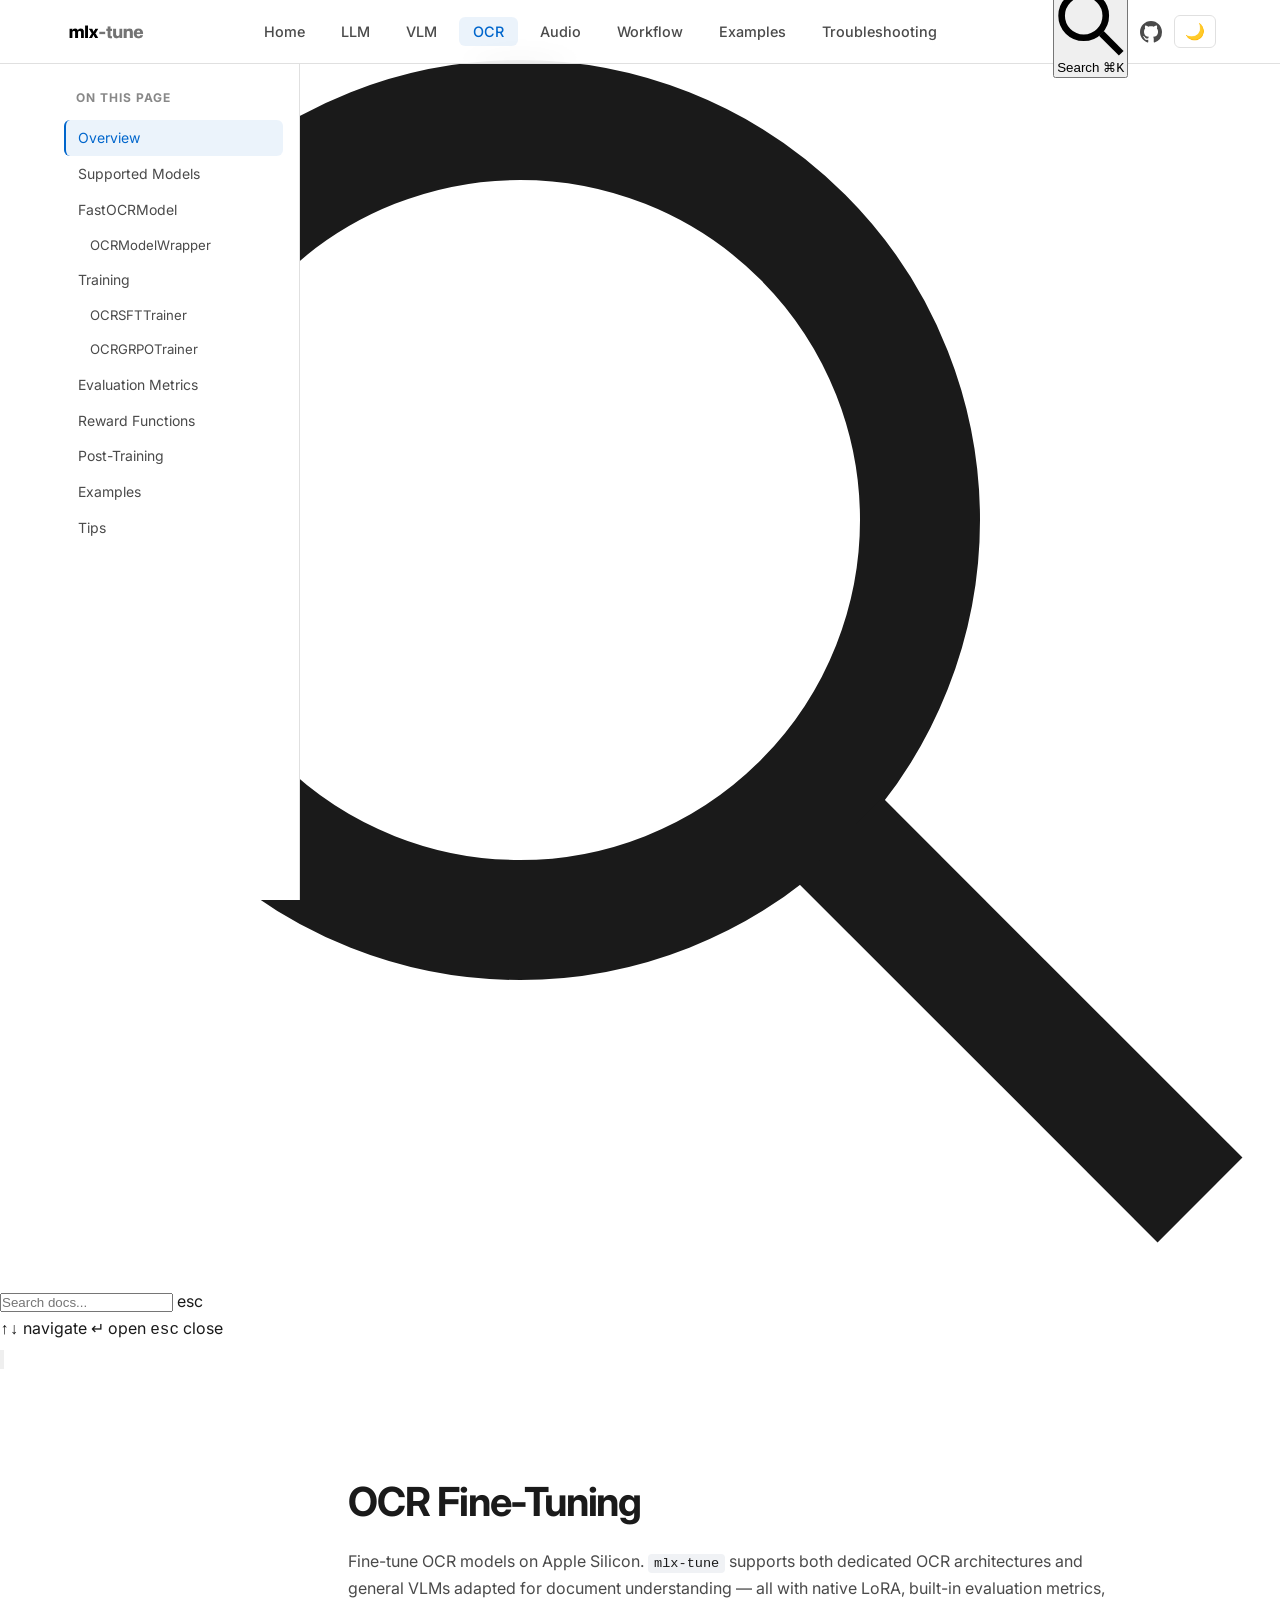
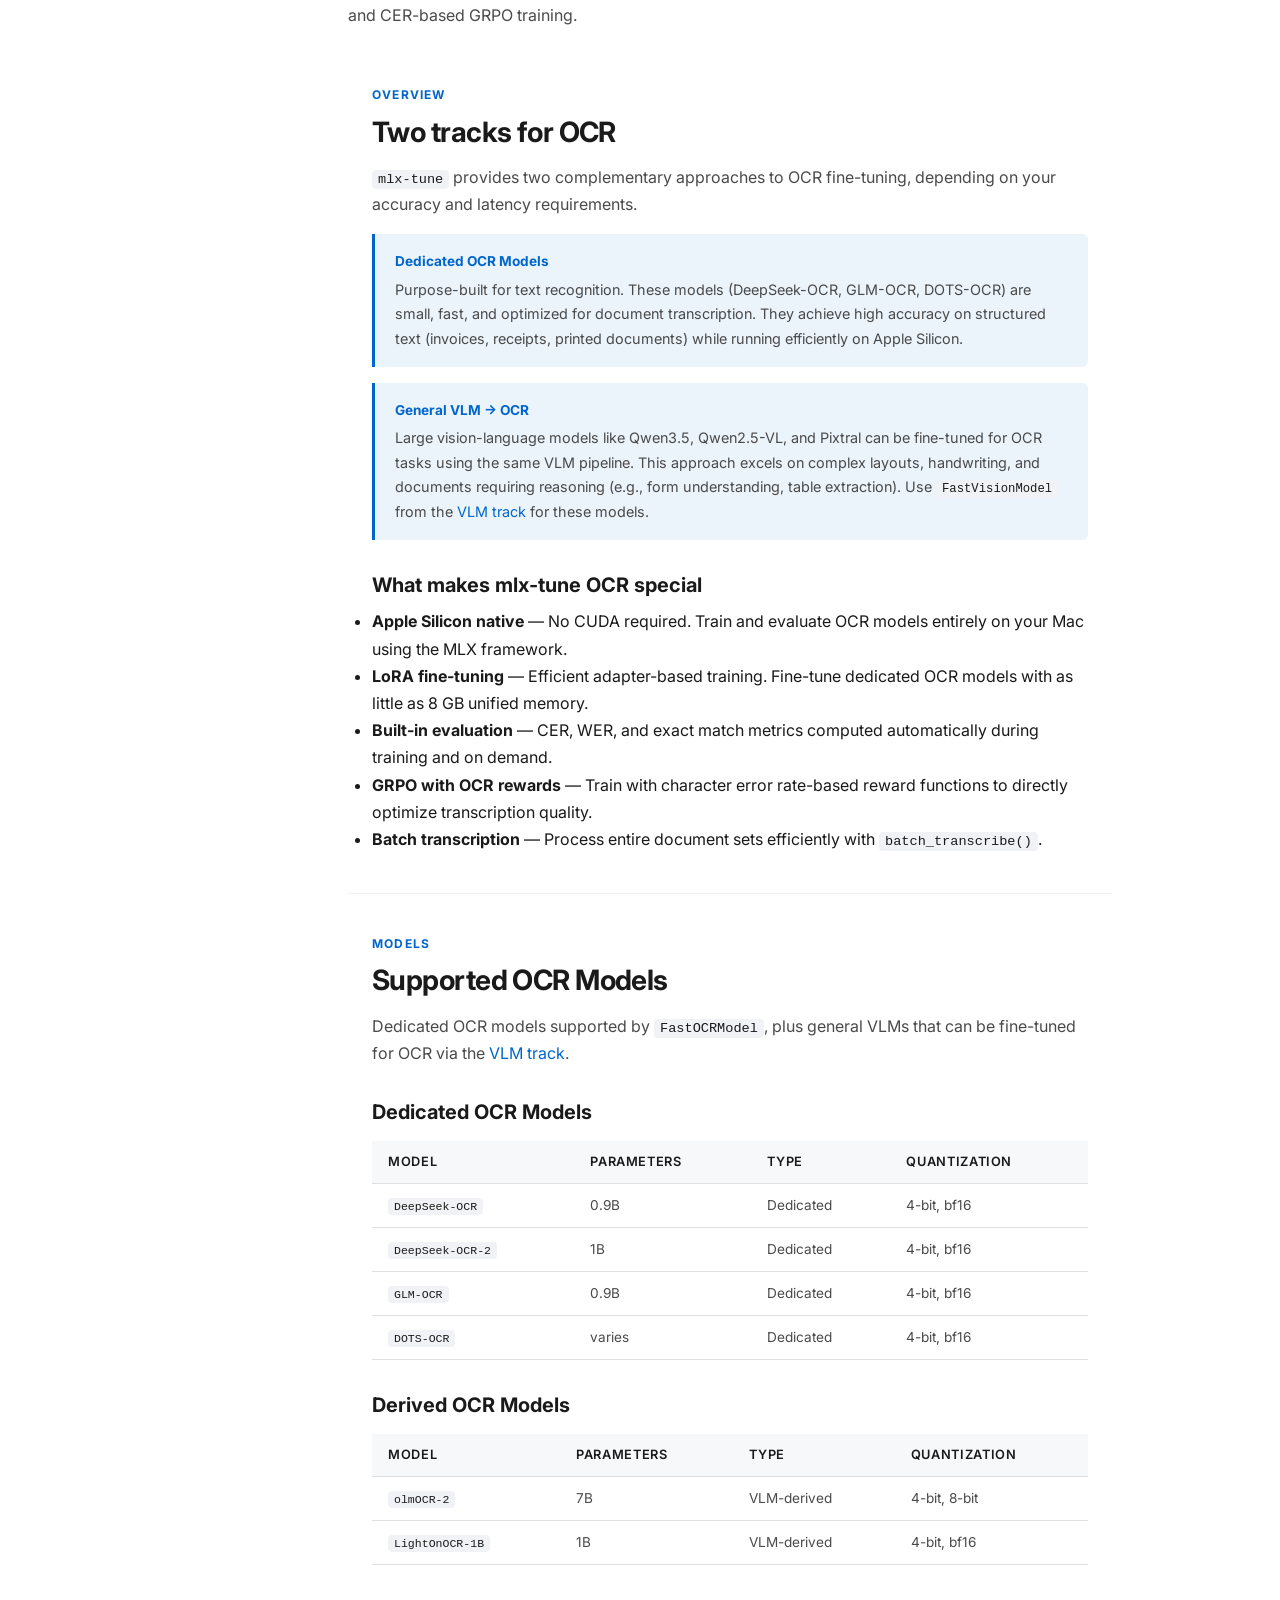
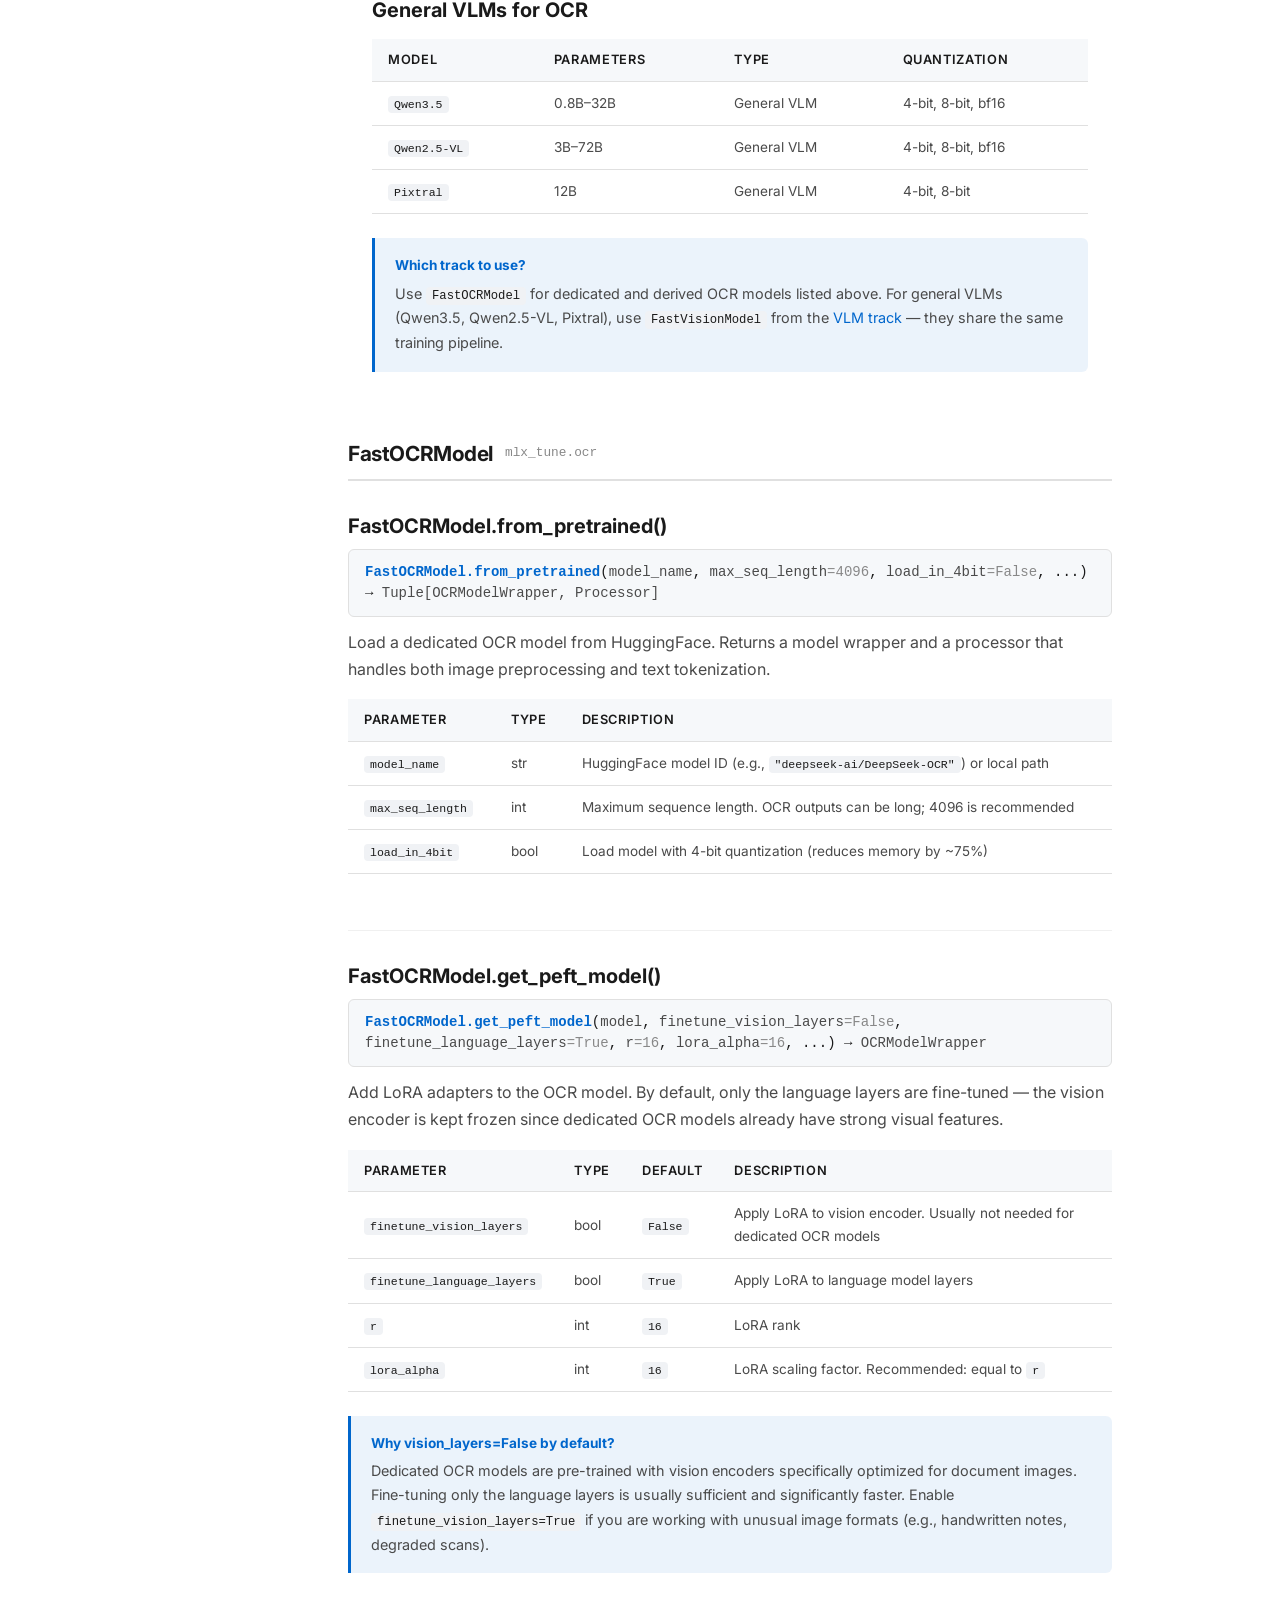
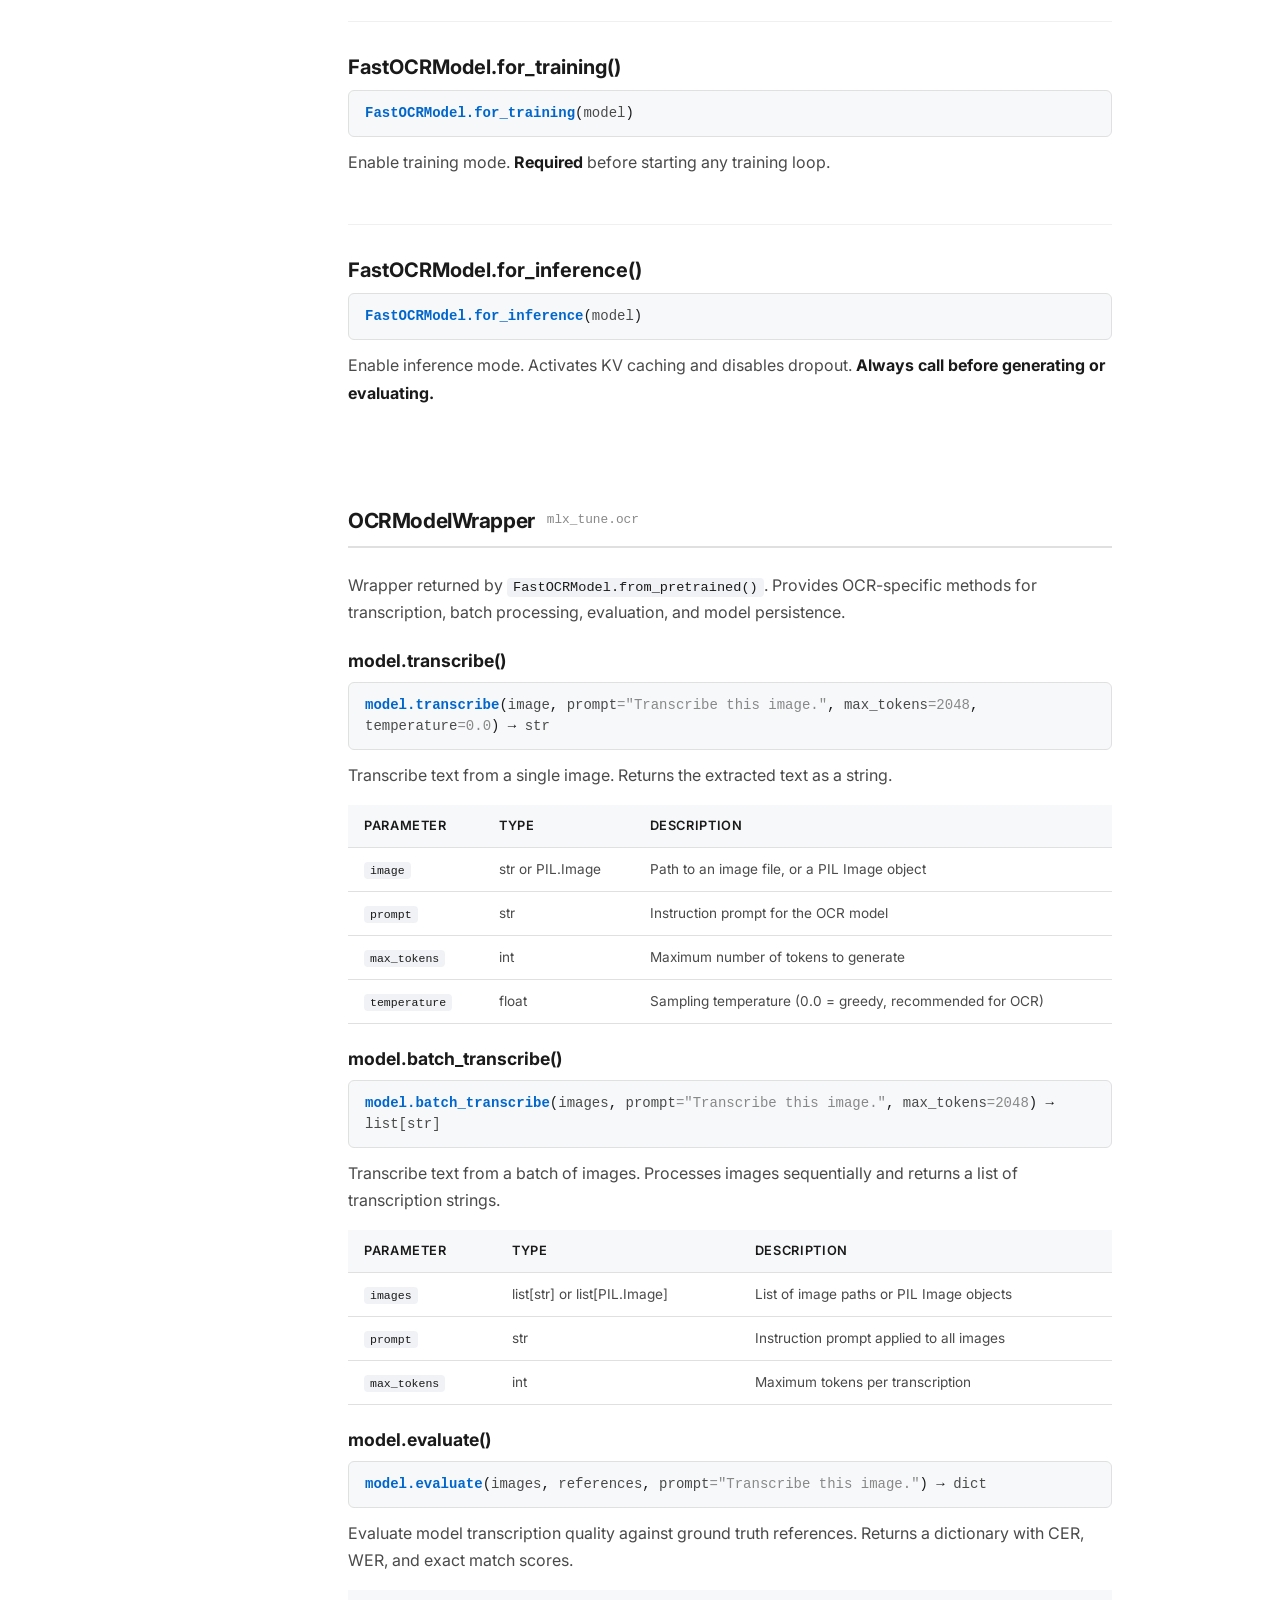
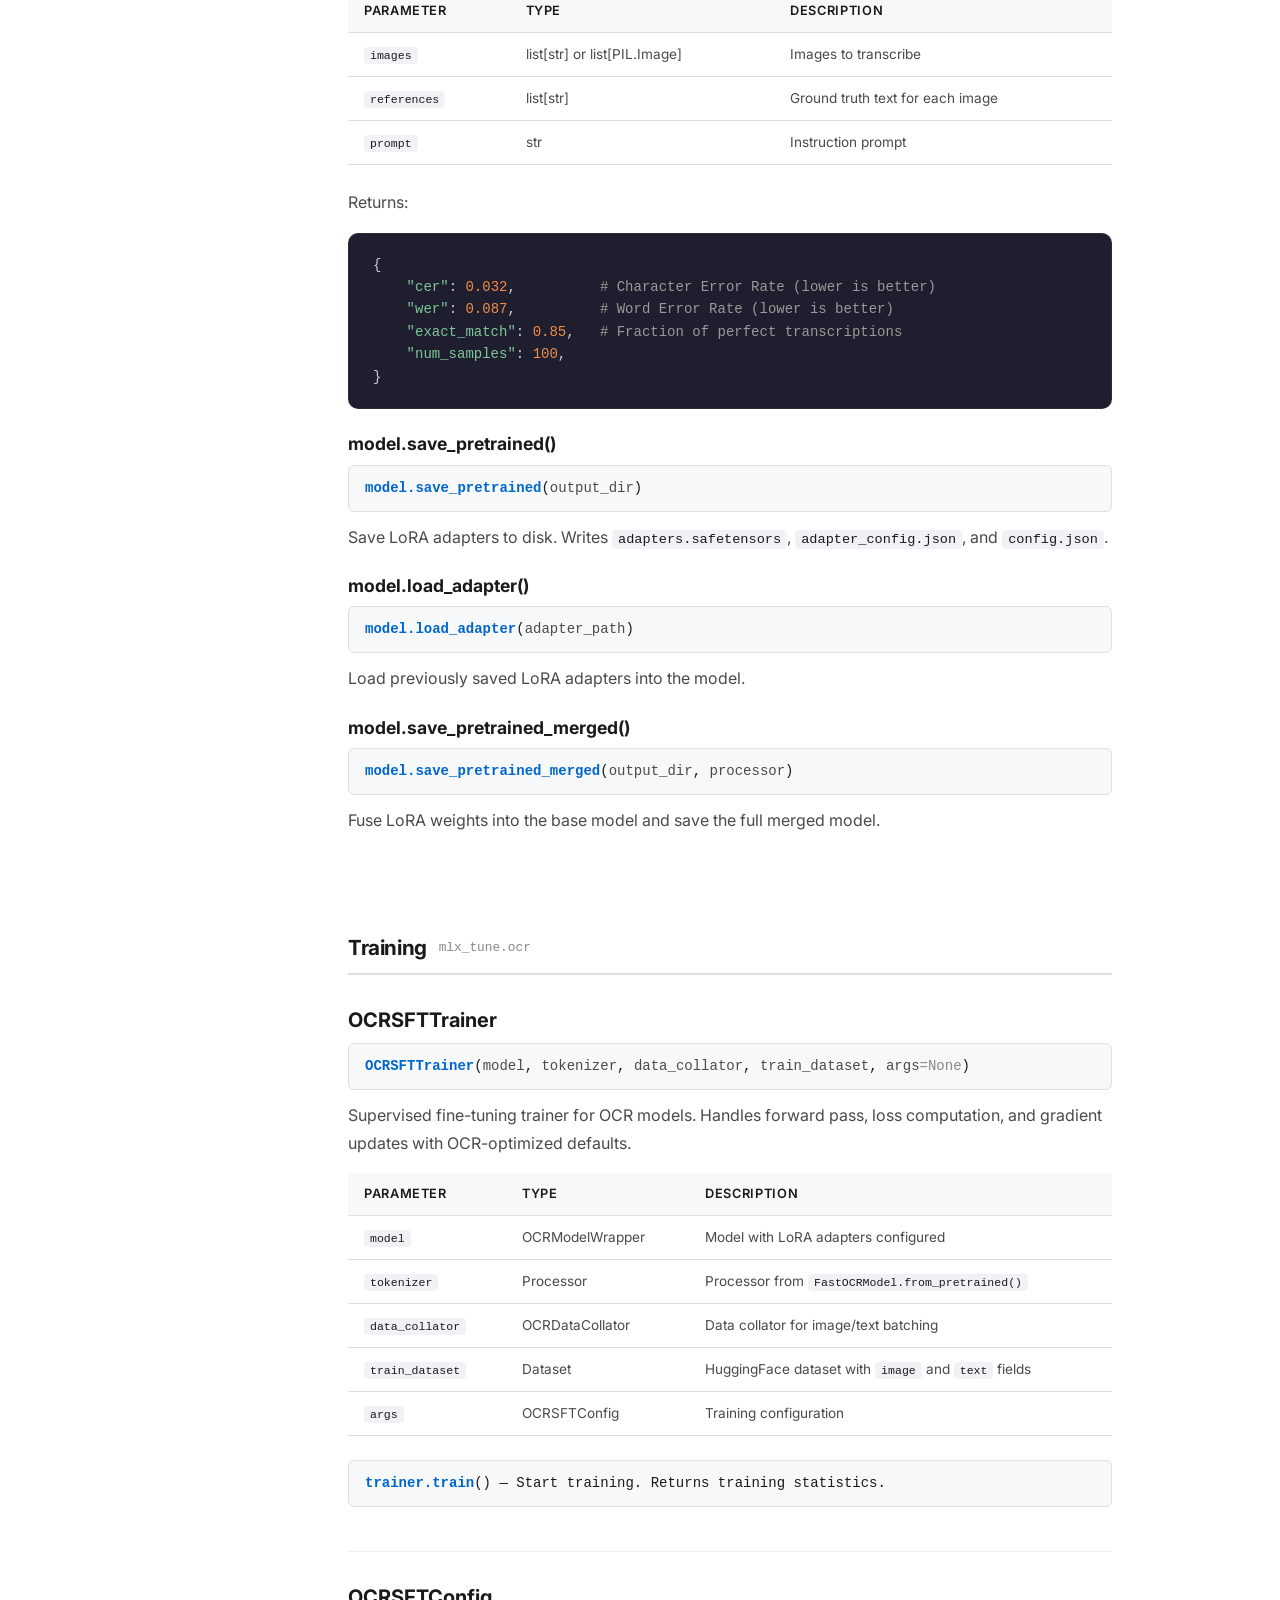
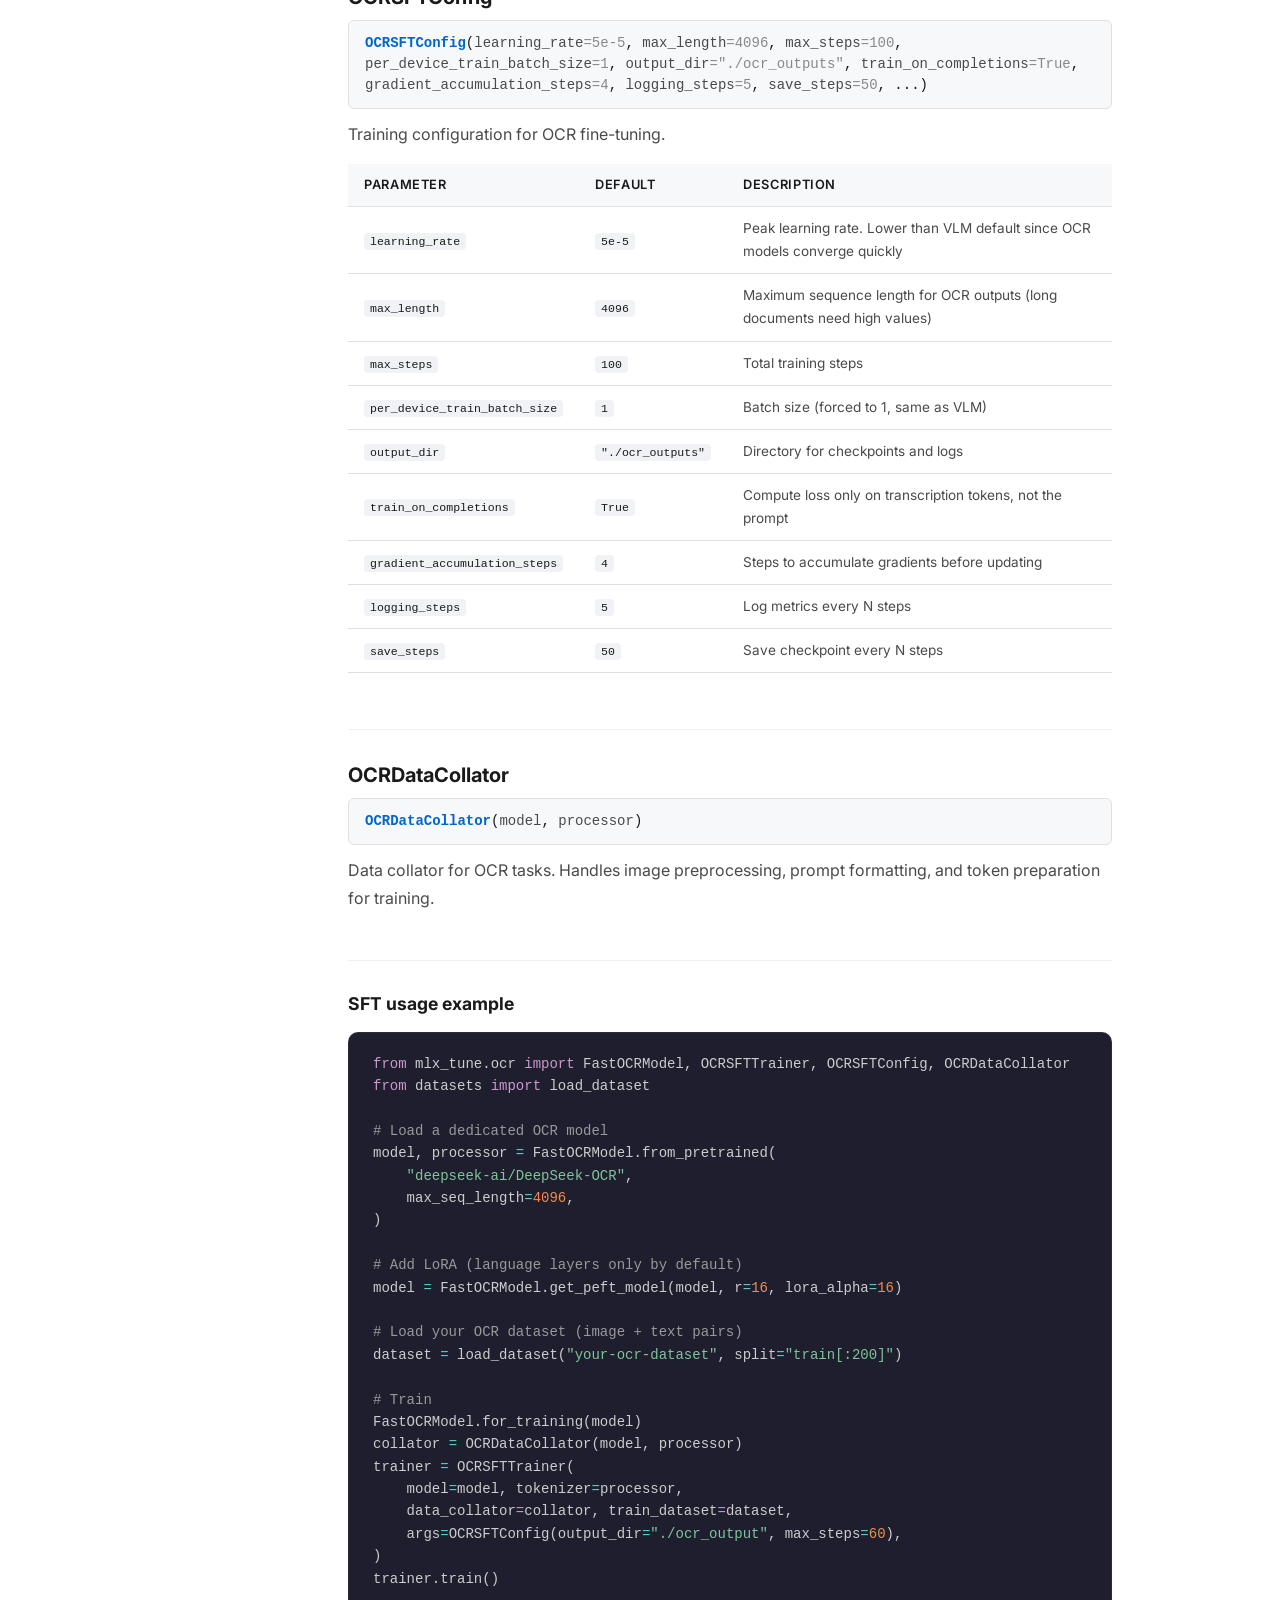
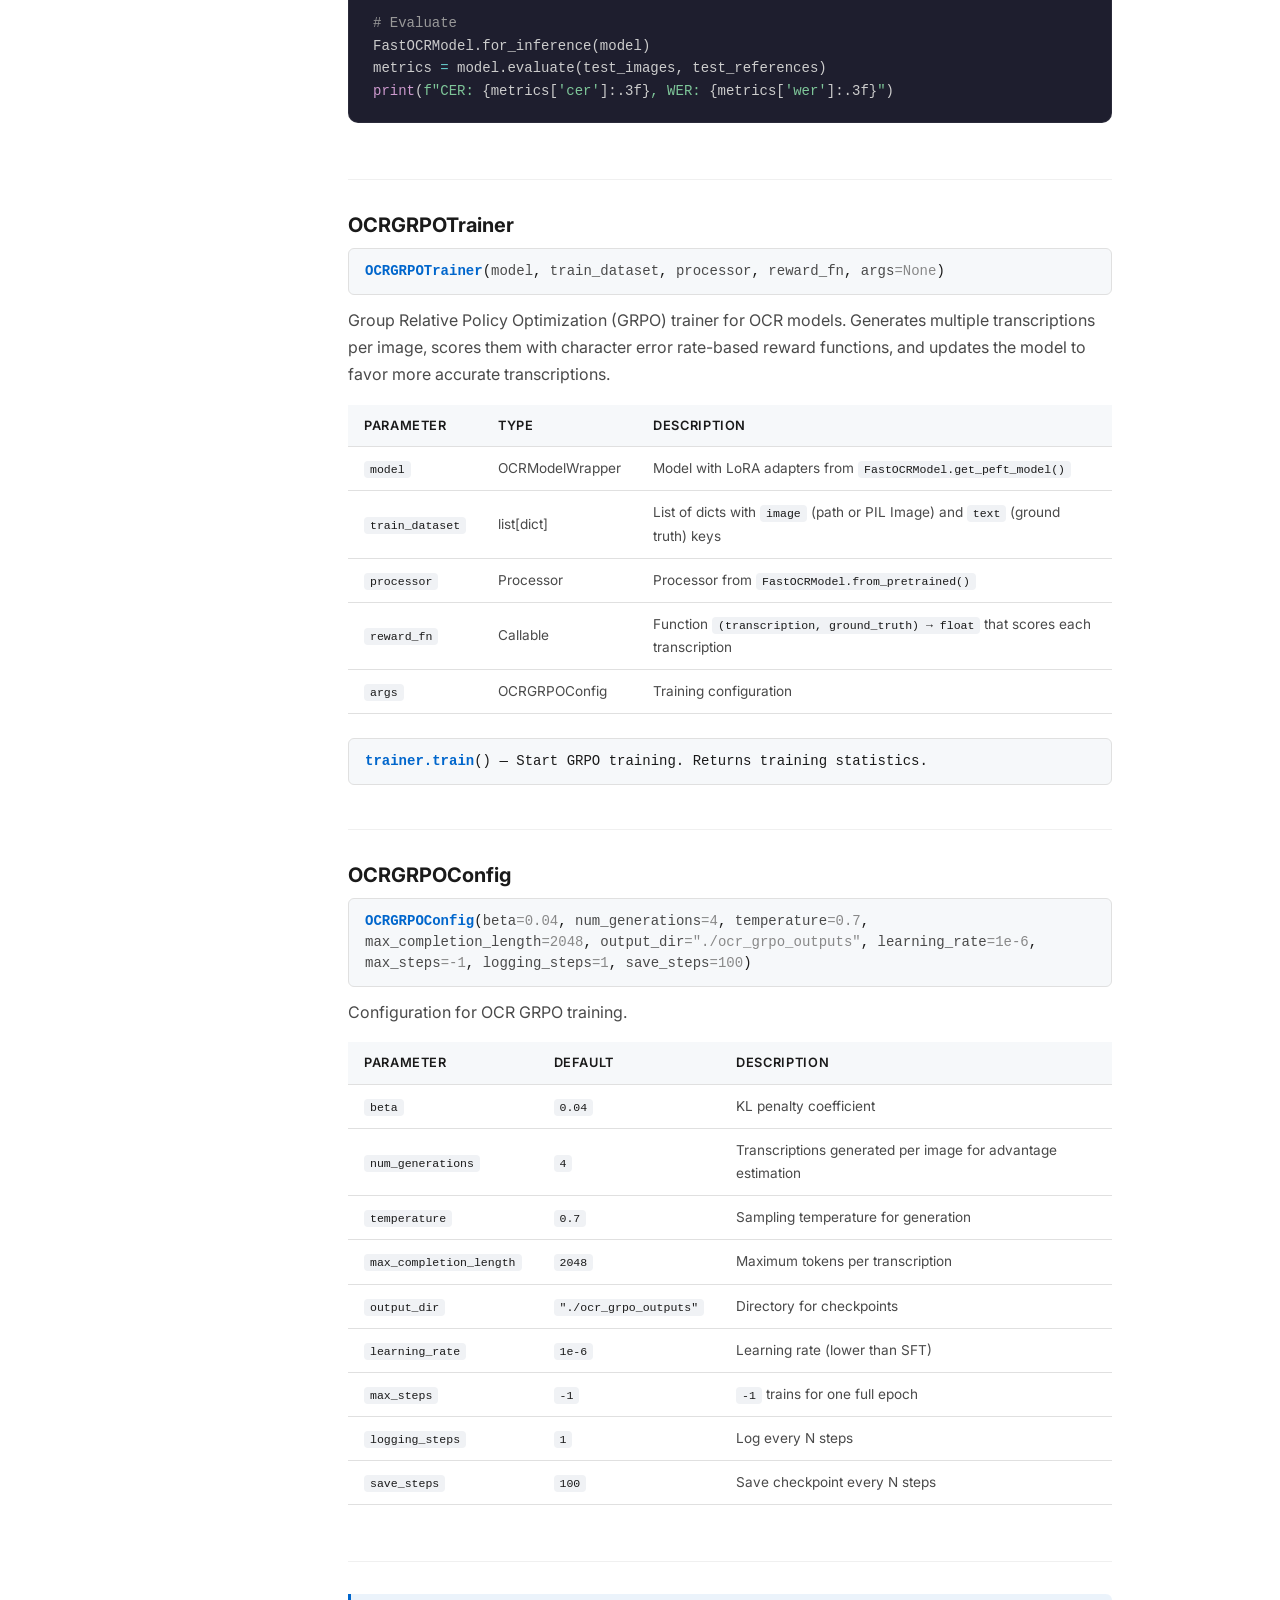
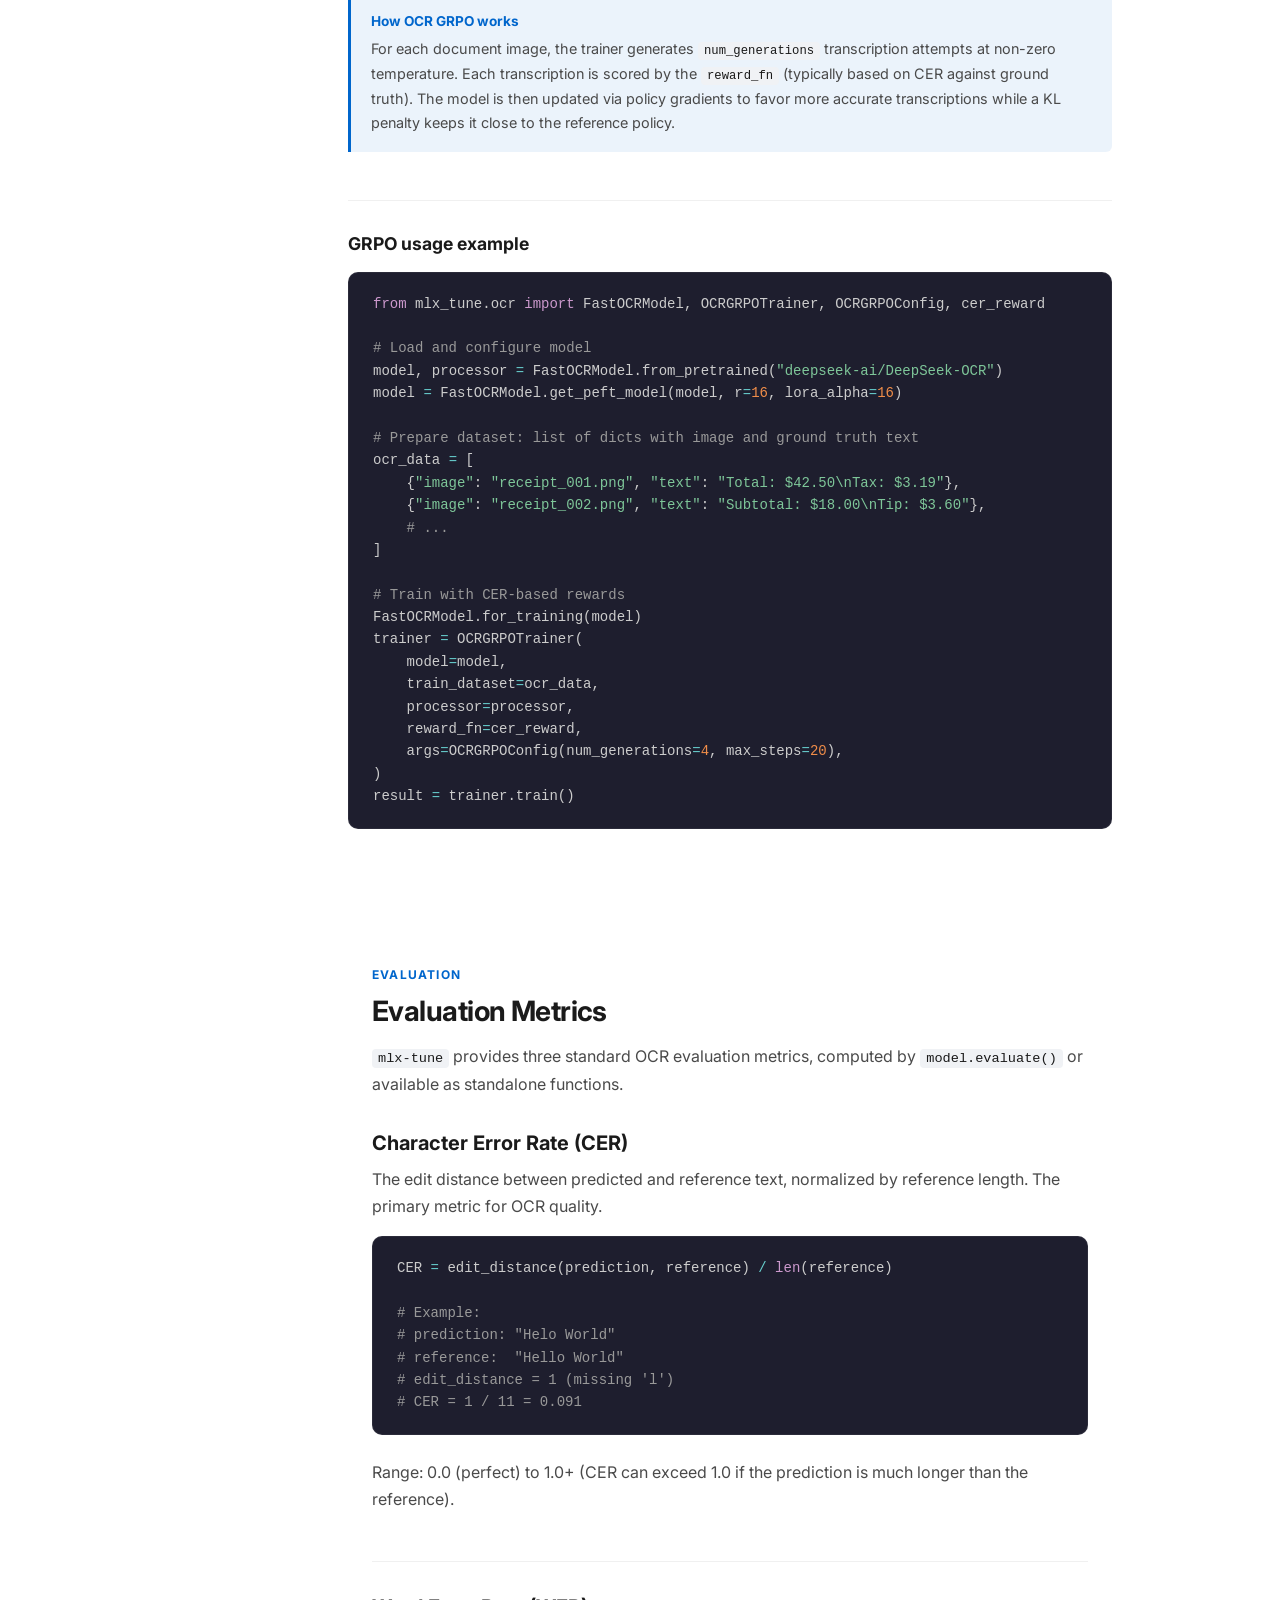
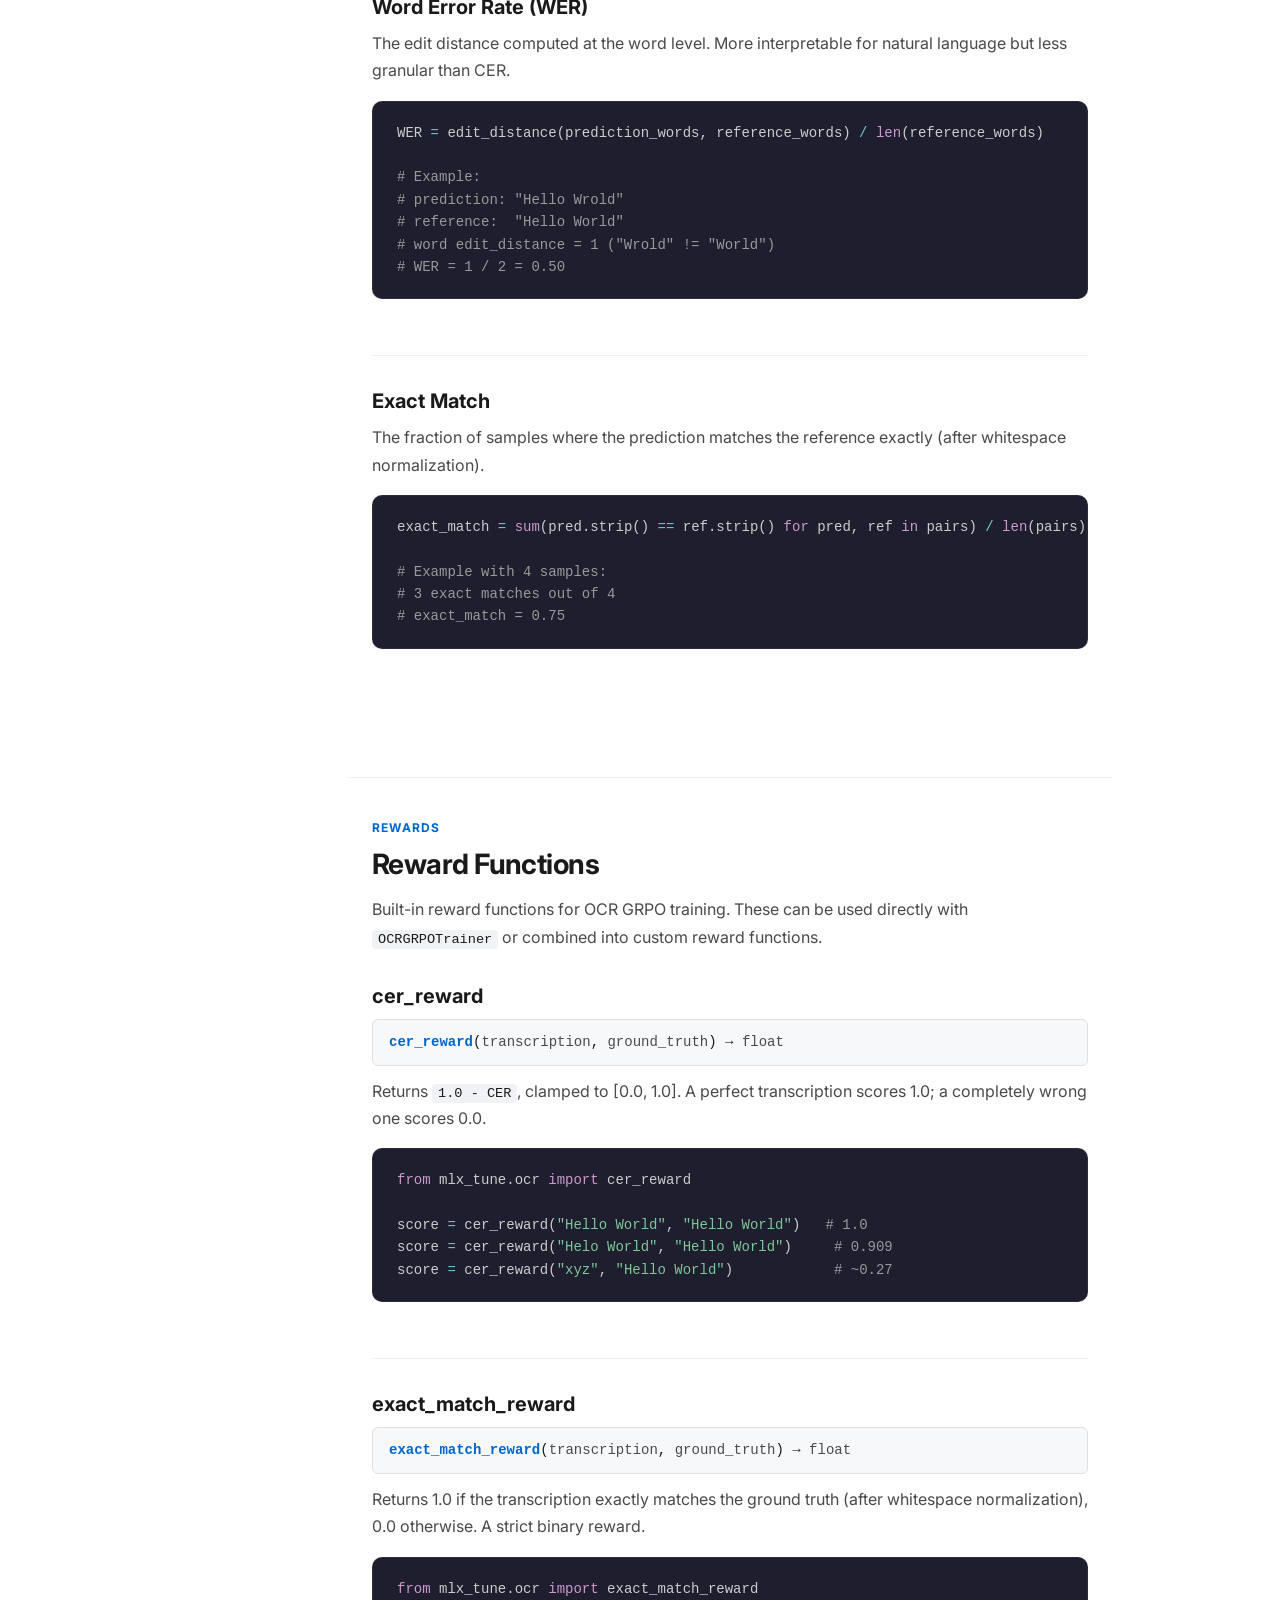
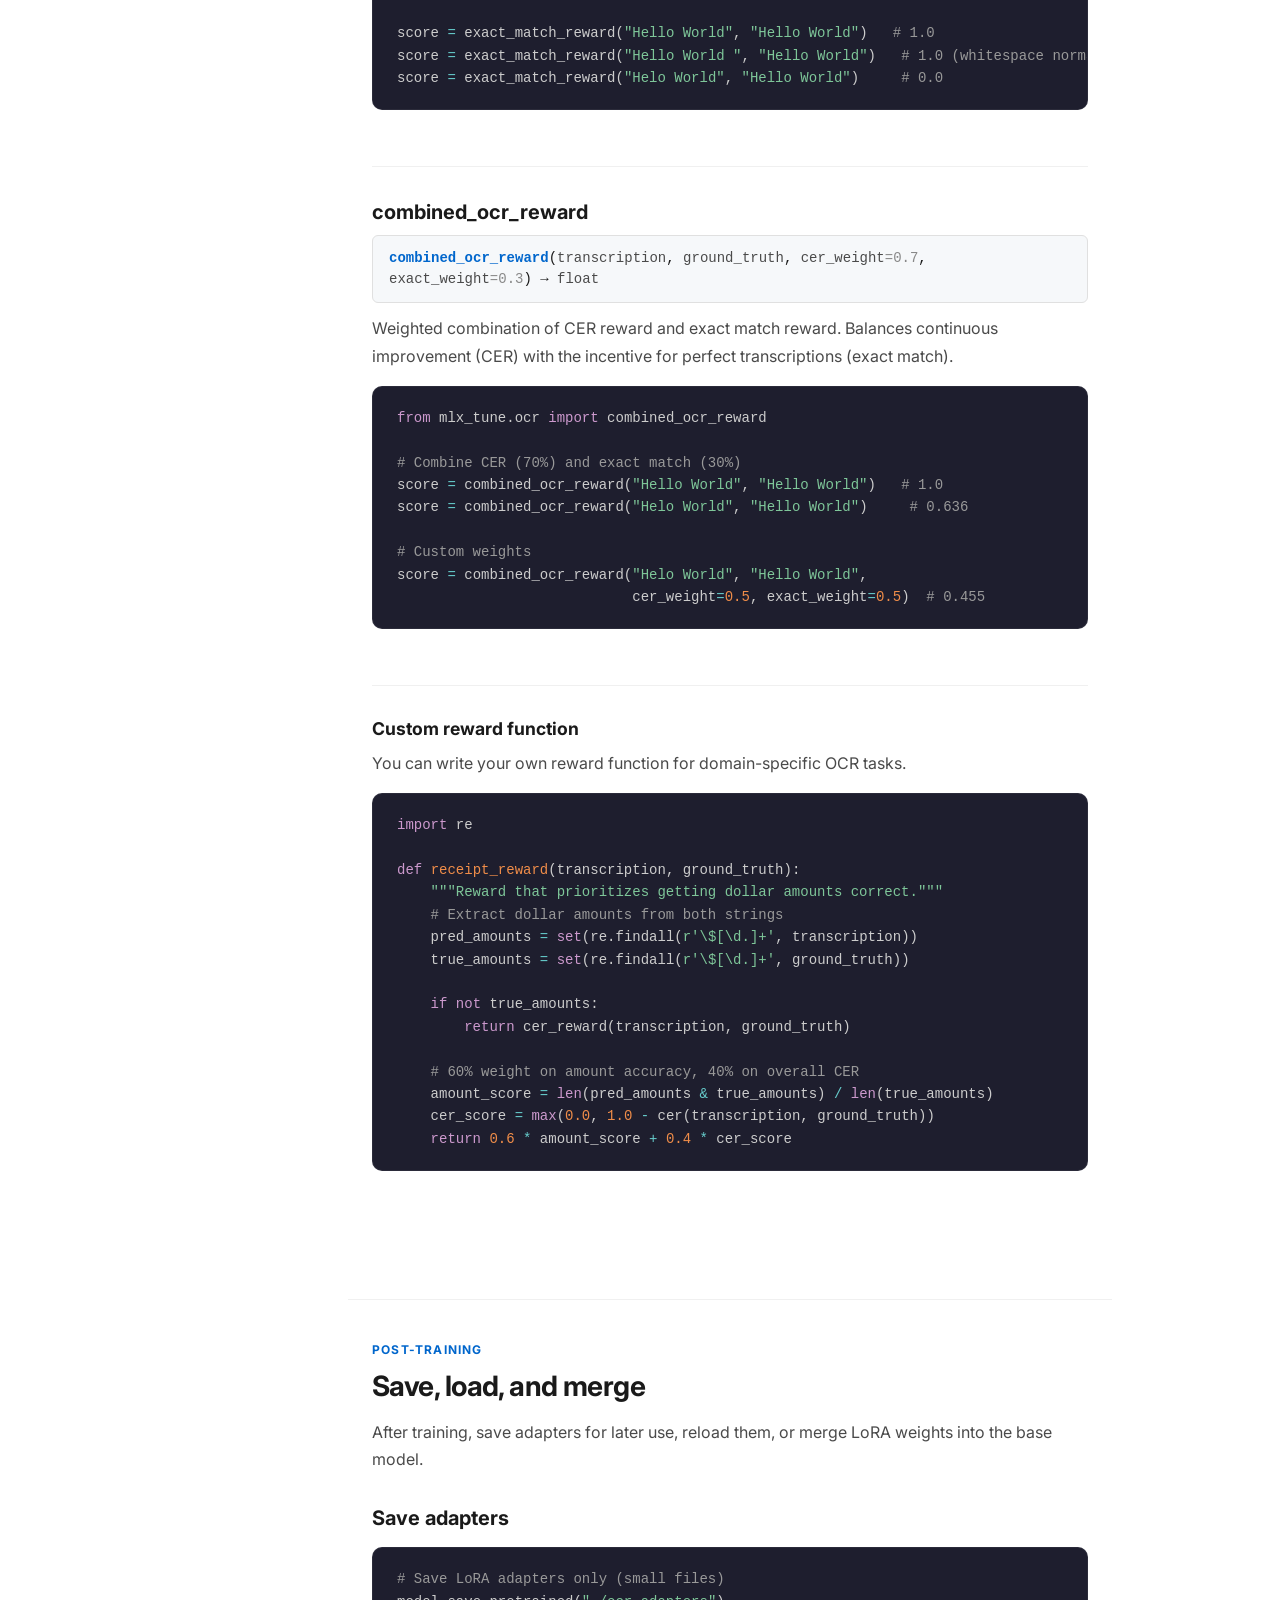
<file: docs/ocr.html>
<!DOCTYPE html>
<html lang="en" data-theme="light">
<head>
  <meta charset="UTF-8">
  <meta name="viewport" content="width=device-width, initial-scale=1.0">
  <title>OCR Fine-Tuning &mdash; mlx-tune Docs</title>
  <meta name="description" content="Fine-tune OCR models on Apple Silicon with mlx-tune. Dedicated OCR models, VLM-based OCR, evaluation metrics, and GRPO training with CER rewards.">
  <link rel="icon" href="data:image/svg+xml,<svg xmlns='http://www.w3.org/2000/svg' viewBox='0 0 32 32'><rect width='32' height='32' rx='6' fill='%230d1117'/><text x='50%25' y='73%25' text-anchor='middle' font-family='system-ui,-apple-system,sans-serif' font-weight='900' font-size='22' fill='%23e6edf3'>m</text></svg>">
  <meta property="og:title" content="OCR Fine-Tuning - mlx-tune Docs">
  <meta property="og:description" content="Fine-tune OCR models on Apple Silicon with mlx-tune. Dedicated OCR models, VLM-based OCR, evaluation metrics, and GRPO training.">
  <meta property="og:image" content="https://arahim3.github.io/mlx-tune/assets/img/og-image.png?v=2">
  <meta property="og:url" content="https://arahim3.github.io/mlx-tune/ocr.html">
  <meta name="twitter:card" content="summary_large_image">
  <meta name="twitter:title" content="OCR Fine-Tuning - mlx-tune Docs">
  <meta name="twitter:description" content="Fine-tune OCR models on Apple Silicon with mlx-tune. Dedicated OCR models, VLM-based OCR, evaluation metrics.">
  <meta name="twitter:image" content="https://arahim3.github.io/mlx-tune/assets/img/og-image.png?v=2">
  <link rel="preconnect" href="https://fonts.googleapis.com">
  <link rel="preconnect" href="https://fonts.gstatic.com" crossorigin>
  <link href="https://fonts.googleapis.com/css2?family=Inter:wght@400;600;700&display=swap" rel="stylesheet">
  <link rel="stylesheet" href="assets/css/prism-dark.css">
  <link rel="stylesheet" href="assets/css/style.css">
</head>
<body>

  <nav class="top-nav">
    <div class="nav-inner">
      <a href="index.html" class="nav-logo"><img src="assets/img/logo.png" alt="mlx-tune"></a>
      <ul class="nav-links">
        <li><a href="index.html">Home</a></li>
        <li><a href="llm.html">LLM</a></li>
        <li><a href="vlm.html">VLM</a></li>
        <li><a href="ocr.html" class="active">OCR</a></li>
        <li><a href="audio.html">Audio</a></li>
        <li><a href="workflow.html">Workflow</a></li>
        <li><a href="examples.html">Examples</a></li>
        <li><a href="troubleshooting.html">Troubleshooting</a></li>
      </ul>
      <div class="nav-right">
        <button class="search-trigger" aria-label="Search docs">
          <svg viewBox="0 0 16 16" fill="none" stroke="currentColor" stroke-width="1.5"><circle cx="6.5" cy="6.5" r="5"/><path d="M10.5 10.5L15 15"/></svg>
          Search
          <kbd>⌘K</kbd>
        </button>
        <a href="https://github.com/ARahim3/mlx-tune" class="github-link" target="_blank" rel="noopener" aria-label="GitHub"><svg viewBox="0 0 16 16"><path d="M8 0C3.58 0 0 3.58 0 8c0 3.54 2.29 6.53 5.47 7.59.4.07.55-.17.55-.38 0-.19-.01-.82-.01-1.49-2.01.37-2.53-.49-2.69-.94-.09-.23-.48-.94-.82-1.13-.28-.15-.68-.52-.01-.53.63-.01 1.08.58 1.23.82.72 1.21 1.87.87 2.33.66.07-.52.28-.87.51-1.07-1.78-.2-3.64-.89-3.64-3.95 0-.87.31-1.59.82-2.15-.08-.2-.36-1.02.08-2.12 0 0 .67-.21 2.2.82.64-.18 1.32-.27 2-.27.68 0 1.36.09 2 .27 1.53-1.04 2.2-.82 2.2-.82.44 1.1.16 1.92.08 2.12.51.56.82 1.27.82 2.15 0 3.07-1.87 3.75-3.65 3.95.29.25.54.73.54 1.48 0 1.07-.01 1.93-.01 2.2 0 .21.15.46.55.38A8.013 8.013 0 0016 8c0-4.42-3.58-8-8-8z" fill="currentColor"/></svg></a>
        <button class="theme-toggle" aria-label="Toggle theme"></button>
        <button class="mobile-toggle" aria-label="Menu">&#9776;</button>
      </div>
    </div>
  </nav>

  <!-- Search Modal -->
  <div class="search-overlay" role="dialog" aria-label="Search documentation">
    <div class="search-modal">
      <div class="search-input-wrap">
        <svg viewBox="0 0 16 16" fill="none" stroke="currentColor" stroke-width="1.5"><circle cx="6.5" cy="6.5" r="5"/><path d="M10.5 10.5L15 15"/></svg>
        <input type="text" class="search-input" placeholder="Search docs..." autocomplete="off" spellcheck="false">
        <span class="search-esc">esc</span>
      </div>
      <div class="search-results"></div>
      <div class="search-footer">
        <span class="search-footer-item"><kbd>&uarr;</kbd><kbd>&darr;</kbd> navigate</span>
        <span class="search-footer-item"><kbd>&crarr;</kbd> open</span>
        <span class="search-footer-item"><kbd>esc</kbd> close</span>
      </div>
    </div>
  </div>

  <!-- Back to Top -->
  <button class="back-to-top" aria-label="Back to top">
    <svg viewBox="0 0 16 16" fill="none" stroke="currentColor" stroke-width="2" stroke-linecap="round"><path d="M8 13V3M3 7l5-5 5 5"/></svg>
  </button>

  <div class="page-wrapper">
    <aside class="sidebar">
      <div class="sidebar-title">On This Page</div>
      <ul class="sidebar-nav">
        <li><a href="#overview">Overview</a></li>
        <li><a href="#models">Supported Models</a></li>
        <li><a href="#FastOCRModel">FastOCRModel</a></li>
        <li class="sub-item"><a href="#OCRModelWrapper">OCRModelWrapper</a></li>
        <li><a href="#training">Training</a></li>
        <li class="sub-item"><a href="#OCRSFTTrainer">OCRSFTTrainer</a></li>
        <li class="sub-item"><a href="#OCRGRPOTrainer">OCRGRPOTrainer</a></li>
        <li><a href="#evaluation">Evaluation Metrics</a></li>
        <li><a href="#rewards">Reward Functions</a></li>
        <li><a href="#post-training">Post-Training</a></li>
        <li><a href="#examples">Examples</a></li>
        <li><a href="#tips">Tips</a></li>
      </ul>
    </aside>

    <main class="content">
      <h1>OCR Fine-Tuning</h1>
      <p>Fine-tune OCR models on Apple Silicon. <code>mlx-tune</code> supports both dedicated OCR architectures and general VLMs adapted for document understanding &mdash; all with native LoRA, built-in evaluation metrics, and CER-based GRPO training.</p>

      <!-- ===== Overview ===== -->
      <section class="section" id="overview">
        <div class="section-label">Overview</div>
        <h2 style="margin-top: 0;">Two tracks for OCR</h2>
        <p><code>mlx-tune</code> provides two complementary approaches to OCR fine-tuning, depending on your accuracy and latency requirements.</p>

        <div class="callout">
          <div class="callout-title">Dedicated OCR Models</div>
          <p>Purpose-built for text recognition. These models (DeepSeek-OCR, GLM-OCR, DOTS-OCR) are small, fast, and optimized for document transcription. They achieve high accuracy on structured text (invoices, receipts, printed documents) while running efficiently on Apple Silicon.</p>
        </div>

        <div class="callout">
          <div class="callout-title">General VLM &rarr; OCR</div>
          <p>Large vision-language models like Qwen3.5, Qwen2.5-VL, and Pixtral can be fine-tuned for OCR tasks using the same VLM pipeline. This approach excels on complex layouts, handwriting, and documents requiring reasoning (e.g., form understanding, table extraction). Use <code>FastVisionModel</code> from the <a href="vlm.html">VLM track</a> for these models.</p>
        </div>

        <h3>What makes mlx-tune OCR special</h3>
        <ul>
          <li><strong>Apple Silicon native</strong> &mdash; No CUDA required. Train and evaluate OCR models entirely on your Mac using the MLX framework.</li>
          <li><strong>LoRA fine-tuning</strong> &mdash; Efficient adapter-based training. Fine-tune dedicated OCR models with as little as 8 GB unified memory.</li>
          <li><strong>Built-in evaluation</strong> &mdash; CER, WER, and exact match metrics computed automatically during training and on demand.</li>
          <li><strong>GRPO with OCR rewards</strong> &mdash; Train with character error rate-based reward functions to directly optimize transcription quality.</li>
          <li><strong>Batch transcription</strong> &mdash; Process entire document sets efficiently with <code>batch_transcribe()</code>.</li>
        </ul>
      </section>

      <!-- ===== Supported Models ===== -->
      <section class="section" id="models">
        <div class="section-label">Models</div>
        <h2 style="margin-top: 0;">Supported OCR Models</h2>
        <p>Dedicated OCR models supported by <code>FastOCRModel</code>, plus general VLMs that can be fine-tuned for OCR via the <a href="vlm.html">VLM track</a>.</p>

        <h3>Dedicated OCR Models</h3>
        <table class="api-params">
          <thead><tr><th>Model</th><th>Parameters</th><th>Type</th><th>Quantization</th></tr></thead>
          <tbody>
            <tr><td><code>DeepSeek-OCR</code></td><td>0.9B</td><td>Dedicated</td><td>4-bit, bf16</td></tr>
            <tr><td><code>DeepSeek-OCR-2</code></td><td>1B</td><td>Dedicated</td><td>4-bit, bf16</td></tr>
            <tr><td><code>GLM-OCR</code></td><td>0.9B</td><td>Dedicated</td><td>4-bit, bf16</td></tr>
            <tr><td><code>DOTS-OCR</code></td><td>varies</td><td>Dedicated</td><td>4-bit, bf16</td></tr>
          </tbody>
        </table>

        <h3>Derived OCR Models</h3>
        <table class="api-params">
          <thead><tr><th>Model</th><th>Parameters</th><th>Type</th><th>Quantization</th></tr></thead>
          <tbody>
            <tr><td><code>olmOCR-2</code></td><td>7B</td><td>VLM-derived</td><td>4-bit, 8-bit</td></tr>
            <tr><td><code>LightOnOCR-1B</code></td><td>1B</td><td>VLM-derived</td><td>4-bit, bf16</td></tr>
          </tbody>
        </table>

        <h3>General VLMs for OCR</h3>
        <table class="api-params">
          <thead><tr><th>Model</th><th>Parameters</th><th>Type</th><th>Quantization</th></tr></thead>
          <tbody>
            <tr><td><code>Qwen3.5</code></td><td>0.8B&ndash;32B</td><td>General VLM</td><td>4-bit, 8-bit, bf16</td></tr>
            <tr><td><code>Qwen2.5-VL</code></td><td>3B&ndash;72B</td><td>General VLM</td><td>4-bit, 8-bit, bf16</td></tr>
            <tr><td><code>Pixtral</code></td><td>12B</td><td>General VLM</td><td>4-bit, 8-bit</td></tr>
          </tbody>
        </table>

        <div class="callout" style="margin-top: 16px;">
          <div class="callout-title">Which track to use?</div>
          <p>Use <code>FastOCRModel</code> for dedicated and derived OCR models listed above. For general VLMs (Qwen3.5, Qwen2.5-VL, Pixtral), use <code>FastVisionModel</code> from the <a href="vlm.html">VLM track</a> &mdash; they share the same training pipeline.</p>
        </div>
      </section>

      <!-- ===== FastOCRModel ===== -->
      <div class="api-module" id="FastOCRModel">
        <div class="api-module-header">
          <h2 style="margin:0;">FastOCRModel</h2>
          <span class="module-path">mlx_tune.ocr</span>
        </div>

        <div class="api-entry">
          <h3>FastOCRModel.from_pretrained()</h3>
          <div class="api-signature">
            <span class="api-name">FastOCRModel.from_pretrained</span>(<span class="api-param">model_name</span>, <span class="api-param">max_seq_length</span><span class="api-default">=4096</span>, <span class="api-param">load_in_4bit</span><span class="api-default">=False</span>, ...) &rarr; <span class="api-param">Tuple[OCRModelWrapper, Processor]</span>
          </div>
          <p>Load a dedicated OCR model from HuggingFace. Returns a model wrapper and a processor that handles both image preprocessing and text tokenization.</p>
          <table class="api-params">
            <thead><tr><th>Parameter</th><th>Type</th><th>Description</th></tr></thead>
            <tbody>
              <tr><td><code>model_name</code></td><td>str</td><td>HuggingFace model ID (e.g., <code>"deepseek-ai/DeepSeek-OCR"</code>) or local path</td></tr>
              <tr><td><code>max_seq_length</code></td><td>int</td><td>Maximum sequence length. OCR outputs can be long; 4096 is recommended</td></tr>
              <tr><td><code>load_in_4bit</code></td><td>bool</td><td>Load model with 4-bit quantization (reduces memory by ~75%)</td></tr>
            </tbody>
          </table>
        </div>

        <div class="api-entry">
          <h3>FastOCRModel.get_peft_model()</h3>
          <div class="api-signature">
            <span class="api-name">FastOCRModel.get_peft_model</span>(<span class="api-param">model</span>, <span class="api-param">finetune_vision_layers</span><span class="api-default">=False</span>, <span class="api-param">finetune_language_layers</span><span class="api-default">=True</span>, <span class="api-param">r</span><span class="api-default">=16</span>, <span class="api-param">lora_alpha</span><span class="api-default">=16</span>, ...) &rarr; <span class="api-param">OCRModelWrapper</span>
          </div>
          <p>Add LoRA adapters to the OCR model. By default, only the language layers are fine-tuned &mdash; the vision encoder is kept frozen since dedicated OCR models already have strong visual features.</p>
          <table class="api-params">
            <thead><tr><th>Parameter</th><th>Type</th><th>Default</th><th>Description</th></tr></thead>
            <tbody>
              <tr><td><code>finetune_vision_layers</code></td><td>bool</td><td><code>False</code></td><td>Apply LoRA to vision encoder. Usually not needed for dedicated OCR models</td></tr>
              <tr><td><code>finetune_language_layers</code></td><td>bool</td><td><code>True</code></td><td>Apply LoRA to language model layers</td></tr>
              <tr><td><code>r</code></td><td>int</td><td><code>16</code></td><td>LoRA rank</td></tr>
              <tr><td><code>lora_alpha</code></td><td>int</td><td><code>16</code></td><td>LoRA scaling factor. Recommended: equal to <code>r</code></td></tr>
            </tbody>
          </table>

          <div class="callout" style="margin-top: 16px;">
            <div class="callout-title">Why vision_layers=False by default?</div>
            <p>Dedicated OCR models are pre-trained with vision encoders specifically optimized for document images. Fine-tuning only the language layers is usually sufficient and significantly faster. Enable <code>finetune_vision_layers=True</code> if you are working with unusual image formats (e.g., handwritten notes, degraded scans).</p>
          </div>
        </div>

        <div class="api-entry">
          <h3>FastOCRModel.for_training()</h3>
          <div class="api-signature">
            <span class="api-name">FastOCRModel.for_training</span>(<span class="api-param">model</span>)
          </div>
          <p>Enable training mode. <strong>Required</strong> before starting any training loop.</p>
        </div>

        <div class="api-entry">
          <h3>FastOCRModel.for_inference()</h3>
          <div class="api-signature">
            <span class="api-name">FastOCRModel.for_inference</span>(<span class="api-param">model</span>)
          </div>
          <p>Enable inference mode. Activates KV caching and disables dropout. <strong>Always call before generating or evaluating.</strong></p>
        </div>
      </div>

      <!-- ===== OCRModelWrapper ===== -->
      <div class="api-module" id="OCRModelWrapper">
        <div class="api-module-header">
          <h2 style="margin:0;">OCRModelWrapper</h2>
          <span class="module-path">mlx_tune.ocr</span>
        </div>

        <div class="api-entry">
          <p>Wrapper returned by <code>FastOCRModel.from_pretrained()</code>. Provides OCR-specific methods for transcription, batch processing, evaluation, and model persistence.</p>

          <h4>model.transcribe()</h4>
          <div class="api-signature">
            <span class="api-name">model.transcribe</span>(<span class="api-param">image</span>, <span class="api-param">prompt</span><span class="api-default">="Transcribe this image."</span>, <span class="api-param">max_tokens</span><span class="api-default">=2048</span>, <span class="api-param">temperature</span><span class="api-default">=0.0</span>) &rarr; <span class="api-param">str</span>
          </div>
          <p>Transcribe text from a single image. Returns the extracted text as a string.</p>
          <table class="api-params">
            <thead><tr><th>Parameter</th><th>Type</th><th>Description</th></tr></thead>
            <tbody>
              <tr><td><code>image</code></td><td>str or PIL.Image</td><td>Path to an image file, or a PIL Image object</td></tr>
              <tr><td><code>prompt</code></td><td>str</td><td>Instruction prompt for the OCR model</td></tr>
              <tr><td><code>max_tokens</code></td><td>int</td><td>Maximum number of tokens to generate</td></tr>
              <tr><td><code>temperature</code></td><td>float</td><td>Sampling temperature (0.0 = greedy, recommended for OCR)</td></tr>
            </tbody>
          </table>

          <h4>model.batch_transcribe()</h4>
          <div class="api-signature">
            <span class="api-name">model.batch_transcribe</span>(<span class="api-param">images</span>, <span class="api-param">prompt</span><span class="api-default">="Transcribe this image."</span>, <span class="api-param">max_tokens</span><span class="api-default">=2048</span>) &rarr; <span class="api-param">list[str]</span>
          </div>
          <p>Transcribe text from a batch of images. Processes images sequentially and returns a list of transcription strings.</p>
          <table class="api-params">
            <thead><tr><th>Parameter</th><th>Type</th><th>Description</th></tr></thead>
            <tbody>
              <tr><td><code>images</code></td><td>list[str] or list[PIL.Image]</td><td>List of image paths or PIL Image objects</td></tr>
              <tr><td><code>prompt</code></td><td>str</td><td>Instruction prompt applied to all images</td></tr>
              <tr><td><code>max_tokens</code></td><td>int</td><td>Maximum tokens per transcription</td></tr>
            </tbody>
          </table>

          <h4>model.evaluate()</h4>
          <div class="api-signature">
            <span class="api-name">model.evaluate</span>(<span class="api-param">images</span>, <span class="api-param">references</span>, <span class="api-param">prompt</span><span class="api-default">="Transcribe this image."</span>) &rarr; <span class="api-param">dict</span>
          </div>
          <p>Evaluate model transcription quality against ground truth references. Returns a dictionary with CER, WER, and exact match scores.</p>
          <table class="api-params">
            <thead><tr><th>Parameter</th><th>Type</th><th>Description</th></tr></thead>
            <tbody>
              <tr><td><code>images</code></td><td>list[str] or list[PIL.Image]</td><td>Images to transcribe</td></tr>
              <tr><td><code>references</code></td><td>list[str]</td><td>Ground truth text for each image</td></tr>
              <tr><td><code>prompt</code></td><td>str</td><td>Instruction prompt</td></tr>
            </tbody>
          </table>
          <p>Returns:</p>
          <div class="code-block-wrapper"><button class="copy-btn">Copy</button>
<pre><code class="language-python">{
    "cer": 0.032,          # Character Error Rate (lower is better)
    "wer": 0.087,          # Word Error Rate (lower is better)
    "exact_match": 0.85,   # Fraction of perfect transcriptions
    "num_samples": 100,
}</code></pre>
          </div>

          <h4>model.save_pretrained()</h4>
          <div class="api-signature">
            <span class="api-name">model.save_pretrained</span>(<span class="api-param">output_dir</span>)
          </div>
          <p>Save LoRA adapters to disk. Writes <code>adapters.safetensors</code>, <code>adapter_config.json</code>, and <code>config.json</code>.</p>

          <h4>model.load_adapter()</h4>
          <div class="api-signature">
            <span class="api-name">model.load_adapter</span>(<span class="api-param">adapter_path</span>)
          </div>
          <p>Load previously saved LoRA adapters into the model.</p>

          <h4>model.save_pretrained_merged()</h4>
          <div class="api-signature">
            <span class="api-name">model.save_pretrained_merged</span>(<span class="api-param">output_dir</span>, <span class="api-param">processor</span>)
          </div>
          <p>Fuse LoRA weights into the base model and save the full merged model.</p>
        </div>
      </div>

      <!-- ===== Training ===== -->
      <div class="api-module" id="training">
        <div class="api-module-header">
          <h2 style="margin:0;">Training</h2>
          <span class="module-path">mlx_tune.ocr</span>
        </div>

        <div class="api-entry" id="OCRSFTTrainer">
          <h3>OCRSFTTrainer</h3>
          <div class="api-signature">
            <span class="api-name">OCRSFTTrainer</span>(<span class="api-param">model</span>, <span class="api-param">tokenizer</span>, <span class="api-param">data_collator</span>, <span class="api-param">train_dataset</span>, <span class="api-param">args</span><span class="api-default">=None</span>)
          </div>
          <p>Supervised fine-tuning trainer for OCR models. Handles forward pass, loss computation, and gradient updates with OCR-optimized defaults.</p>
          <table class="api-params">
            <thead><tr><th>Parameter</th><th>Type</th><th>Description</th></tr></thead>
            <tbody>
              <tr><td><code>model</code></td><td>OCRModelWrapper</td><td>Model with LoRA adapters configured</td></tr>
              <tr><td><code>tokenizer</code></td><td>Processor</td><td>Processor from <code>FastOCRModel.from_pretrained()</code></td></tr>
              <tr><td><code>data_collator</code></td><td>OCRDataCollator</td><td>Data collator for image/text batching</td></tr>
              <tr><td><code>train_dataset</code></td><td>Dataset</td><td>HuggingFace dataset with <code>image</code> and <code>text</code> fields</td></tr>
              <tr><td><code>args</code></td><td>OCRSFTConfig</td><td>Training configuration</td></tr>
            </tbody>
          </table>
          <div class="api-signature" style="margin-top:12px;"><span class="api-name">trainer.train</span>() &mdash; Start training. Returns training statistics.</div>
        </div>

        <div class="api-entry">
          <h3>OCRSFTConfig</h3>
          <div class="api-signature">
            <span class="api-name">OCRSFTConfig</span>(<span class="api-param">learning_rate</span><span class="api-default">=5e-5</span>, <span class="api-param">max_length</span><span class="api-default">=4096</span>, <span class="api-param">max_steps</span><span class="api-default">=100</span>, <span class="api-param">per_device_train_batch_size</span><span class="api-default">=1</span>, <span class="api-param">output_dir</span><span class="api-default">="./ocr_outputs"</span>, <span class="api-param">train_on_completions</span><span class="api-default">=True</span>, <span class="api-param">gradient_accumulation_steps</span><span class="api-default">=4</span>, <span class="api-param">logging_steps</span><span class="api-default">=5</span>, <span class="api-param">save_steps</span><span class="api-default">=50</span>, ...)
          </div>
          <p>Training configuration for OCR fine-tuning.</p>
          <table class="api-params">
            <thead><tr><th>Parameter</th><th>Default</th><th>Description</th></tr></thead>
            <tbody>
              <tr><td><code>learning_rate</code></td><td><code>5e-5</code></td><td>Peak learning rate. Lower than VLM default since OCR models converge quickly</td></tr>
              <tr><td><code>max_length</code></td><td><code>4096</code></td><td>Maximum sequence length for OCR outputs (long documents need high values)</td></tr>
              <tr><td><code>max_steps</code></td><td><code>100</code></td><td>Total training steps</td></tr>
              <tr><td><code>per_device_train_batch_size</code></td><td><code>1</code></td><td>Batch size (forced to 1, same as VLM)</td></tr>
              <tr><td><code>output_dir</code></td><td><code>"./ocr_outputs"</code></td><td>Directory for checkpoints and logs</td></tr>
              <tr><td><code>train_on_completions</code></td><td><code>True</code></td><td>Compute loss only on transcription tokens, not the prompt</td></tr>
              <tr><td><code>gradient_accumulation_steps</code></td><td><code>4</code></td><td>Steps to accumulate gradients before updating</td></tr>
              <tr><td><code>logging_steps</code></td><td><code>5</code></td><td>Log metrics every N steps</td></tr>
              <tr><td><code>save_steps</code></td><td><code>50</code></td><td>Save checkpoint every N steps</td></tr>
            </tbody>
          </table>
        </div>

        <div class="api-entry">
          <h3>OCRDataCollator</h3>
          <div class="api-signature">
            <span class="api-name">OCRDataCollator</span>(<span class="api-param">model</span>, <span class="api-param">processor</span>)
          </div>
          <p>Data collator for OCR tasks. Handles image preprocessing, prompt formatting, and token preparation for training.</p>
        </div>

        <div class="api-entry">
          <h4>SFT usage example</h4>
          <div class="code-block-wrapper"><button class="copy-btn">Copy</button>
<pre><code class="language-python">from mlx_tune.ocr import FastOCRModel, OCRSFTTrainer, OCRSFTConfig, OCRDataCollator
from datasets import load_dataset

# Load a dedicated OCR model
model, processor = FastOCRModel.from_pretrained(
    "deepseek-ai/DeepSeek-OCR",
    max_seq_length=4096,
)

# Add LoRA (language layers only by default)
model = FastOCRModel.get_peft_model(model, r=16, lora_alpha=16)

# Load your OCR dataset (image + text pairs)
dataset = load_dataset("your-ocr-dataset", split="train[:200]")

# Train
FastOCRModel.for_training(model)
collator = OCRDataCollator(model, processor)
trainer = OCRSFTTrainer(
    model=model, tokenizer=processor,
    data_collator=collator, train_dataset=dataset,
    args=OCRSFTConfig(output_dir="./ocr_output", max_steps=60),
)
trainer.train()

# Evaluate
FastOCRModel.for_inference(model)
metrics = model.evaluate(test_images, test_references)
print(f"CER: {metrics['cer']:.3f}, WER: {metrics['wer']:.3f}")</code></pre>
          </div>
        </div>

        <!-- ===== OCRGRPOTrainer ===== -->
        <div class="api-entry" id="OCRGRPOTrainer">
          <h3>OCRGRPOTrainer</h3>
          <div class="api-signature">
            <span class="api-name">OCRGRPOTrainer</span>(<span class="api-param">model</span>, <span class="api-param">train_dataset</span>, <span class="api-param">processor</span>, <span class="api-param">reward_fn</span>, <span class="api-param">args</span><span class="api-default">=None</span>)
          </div>
          <p>Group Relative Policy Optimization (GRPO) trainer for OCR models. Generates multiple transcriptions per image, scores them with character error rate-based reward functions, and updates the model to favor more accurate transcriptions.</p>
          <table class="api-params">
            <thead><tr><th>Parameter</th><th>Type</th><th>Description</th></tr></thead>
            <tbody>
              <tr><td><code>model</code></td><td>OCRModelWrapper</td><td>Model with LoRA adapters from <code>FastOCRModel.get_peft_model()</code></td></tr>
              <tr><td><code>train_dataset</code></td><td>list[dict]</td><td>List of dicts with <code>image</code> (path or PIL Image) and <code>text</code> (ground truth) keys</td></tr>
              <tr><td><code>processor</code></td><td>Processor</td><td>Processor from <code>FastOCRModel.from_pretrained()</code></td></tr>
              <tr><td><code>reward_fn</code></td><td>Callable</td><td>Function <code>(transcription, ground_truth) &rarr; float</code> that scores each transcription</td></tr>
              <tr><td><code>args</code></td><td>OCRGRPOConfig</td><td>Training configuration</td></tr>
            </tbody>
          </table>
          <div class="api-signature" style="margin-top:12px;"><span class="api-name">trainer.train</span>() &mdash; Start GRPO training. Returns training statistics.</div>
        </div>

        <div class="api-entry">
          <h3>OCRGRPOConfig</h3>
          <div class="api-signature">
            <span class="api-name">OCRGRPOConfig</span>(<span class="api-param">beta</span><span class="api-default">=0.04</span>, <span class="api-param">num_generations</span><span class="api-default">=4</span>, <span class="api-param">temperature</span><span class="api-default">=0.7</span>, <span class="api-param">max_completion_length</span><span class="api-default">=2048</span>, <span class="api-param">output_dir</span><span class="api-default">="./ocr_grpo_outputs"</span>, <span class="api-param">learning_rate</span><span class="api-default">=1e-6</span>, <span class="api-param">max_steps</span><span class="api-default">=-1</span>, <span class="api-param">logging_steps</span><span class="api-default">=1</span>, <span class="api-param">save_steps</span><span class="api-default">=100</span>)
          </div>
          <p>Configuration for OCR GRPO training.</p>
          <table class="api-params">
            <thead><tr><th>Parameter</th><th>Default</th><th>Description</th></tr></thead>
            <tbody>
              <tr><td><code>beta</code></td><td><code>0.04</code></td><td>KL penalty coefficient</td></tr>
              <tr><td><code>num_generations</code></td><td><code>4</code></td><td>Transcriptions generated per image for advantage estimation</td></tr>
              <tr><td><code>temperature</code></td><td><code>0.7</code></td><td>Sampling temperature for generation</td></tr>
              <tr><td><code>max_completion_length</code></td><td><code>2048</code></td><td>Maximum tokens per transcription</td></tr>
              <tr><td><code>output_dir</code></td><td><code>"./ocr_grpo_outputs"</code></td><td>Directory for checkpoints</td></tr>
              <tr><td><code>learning_rate</code></td><td><code>1e-6</code></td><td>Learning rate (lower than SFT)</td></tr>
              <tr><td><code>max_steps</code></td><td><code>-1</code></td><td><code>-1</code> trains for one full epoch</td></tr>
              <tr><td><code>logging_steps</code></td><td><code>1</code></td><td>Log every N steps</td></tr>
              <tr><td><code>save_steps</code></td><td><code>100</code></td><td>Save checkpoint every N steps</td></tr>
            </tbody>
          </table>
        </div>

        <div class="api-entry">
          <div class="callout">
            <div class="callout-title">How OCR GRPO works</div>
            <p>For each document image, the trainer generates <code>num_generations</code> transcription attempts at non-zero temperature. Each transcription is scored by the <code>reward_fn</code> (typically based on CER against ground truth). The model is then updated via policy gradients to favor more accurate transcriptions while a KL penalty keeps it close to the reference policy.</p>
          </div>
        </div>

        <div class="api-entry">
          <h4>GRPO usage example</h4>
          <div class="code-block-wrapper"><button class="copy-btn">Copy</button>
<pre><code class="language-python">from mlx_tune.ocr import FastOCRModel, OCRGRPOTrainer, OCRGRPOConfig, cer_reward

# Load and configure model
model, processor = FastOCRModel.from_pretrained("deepseek-ai/DeepSeek-OCR")
model = FastOCRModel.get_peft_model(model, r=16, lora_alpha=16)

# Prepare dataset: list of dicts with image and ground truth text
ocr_data = [
    {"image": "receipt_001.png", "text": "Total: $42.50\nTax: $3.19"},
    {"image": "receipt_002.png", "text": "Subtotal: $18.00\nTip: $3.60"},
    # ...
]

# Train with CER-based rewards
FastOCRModel.for_training(model)
trainer = OCRGRPOTrainer(
    model=model,
    train_dataset=ocr_data,
    processor=processor,
    reward_fn=cer_reward,
    args=OCRGRPOConfig(num_generations=4, max_steps=20),
)
result = trainer.train()</code></pre>
          </div>
        </div>
      </div>

      <!-- ===== Evaluation Metrics ===== -->
      <section class="section" id="evaluation">
        <div class="section-label">Evaluation</div>
        <h2 style="margin-top: 0;">Evaluation Metrics</h2>
        <p><code>mlx-tune</code> provides three standard OCR evaluation metrics, computed by <code>model.evaluate()</code> or available as standalone functions.</p>

        <div class="api-entry">
          <h3>Character Error Rate (CER)</h3>
          <p>The edit distance between predicted and reference text, normalized by reference length. The primary metric for OCR quality.</p>
          <div class="code-block-wrapper"><button class="copy-btn">Copy</button>
<pre><code class="language-python">CER = edit_distance(prediction, reference) / len(reference)

# Example:
# prediction: "Helo World"
# reference:  "Hello World"
# edit_distance = 1 (missing 'l')
# CER = 1 / 11 = 0.091</code></pre>
          </div>
          <p>Range: 0.0 (perfect) to 1.0+ (CER can exceed 1.0 if the prediction is much longer than the reference).</p>
        </div>

        <div class="api-entry">
          <h3>Word Error Rate (WER)</h3>
          <p>The edit distance computed at the word level. More interpretable for natural language but less granular than CER.</p>
          <div class="code-block-wrapper"><button class="copy-btn">Copy</button>
<pre><code class="language-python">WER = edit_distance(prediction_words, reference_words) / len(reference_words)

# Example:
# prediction: "Hello Wrold"
# reference:  "Hello World"
# word edit_distance = 1 ("Wrold" != "World")
# WER = 1 / 2 = 0.50</code></pre>
          </div>
        </div>

        <div class="api-entry">
          <h3>Exact Match</h3>
          <p>The fraction of samples where the prediction matches the reference exactly (after whitespace normalization).</p>
          <div class="code-block-wrapper"><button class="copy-btn">Copy</button>
<pre><code class="language-python">exact_match = sum(pred.strip() == ref.strip() for pred, ref in pairs) / len(pairs)

# Example with 4 samples:
# 3 exact matches out of 4
# exact_match = 0.75</code></pre>
          </div>
        </div>
      </section>

      <!-- ===== Reward Functions ===== -->
      <section class="section" id="rewards">
        <div class="section-label">Rewards</div>
        <h2 style="margin-top: 0;">Reward Functions</h2>
        <p>Built-in reward functions for OCR GRPO training. These can be used directly with <code>OCRGRPOTrainer</code> or combined into custom reward functions.</p>

        <div class="api-entry">
          <h3>cer_reward</h3>
          <div class="api-signature">
            <span class="api-name">cer_reward</span>(<span class="api-param">transcription</span>, <span class="api-param">ground_truth</span>) &rarr; <span class="api-param">float</span>
          </div>
          <p>Returns <code>1.0 - CER</code>, clamped to [0.0, 1.0]. A perfect transcription scores 1.0; a completely wrong one scores 0.0.</p>
          <div class="code-block-wrapper"><button class="copy-btn">Copy</button>
<pre><code class="language-python">from mlx_tune.ocr import cer_reward

score = cer_reward("Hello World", "Hello World")   # 1.0
score = cer_reward("Helo World", "Hello World")     # 0.909
score = cer_reward("xyz", "Hello World")            # ~0.27</code></pre>
          </div>
        </div>

        <div class="api-entry">
          <h3>exact_match_reward</h3>
          <div class="api-signature">
            <span class="api-name">exact_match_reward</span>(<span class="api-param">transcription</span>, <span class="api-param">ground_truth</span>) &rarr; <span class="api-param">float</span>
          </div>
          <p>Returns 1.0 if the transcription exactly matches the ground truth (after whitespace normalization), 0.0 otherwise. A strict binary reward.</p>
          <div class="code-block-wrapper"><button class="copy-btn">Copy</button>
<pre><code class="language-python">from mlx_tune.ocr import exact_match_reward

score = exact_match_reward("Hello World", "Hello World")   # 1.0
score = exact_match_reward("Hello World ", "Hello World")   # 1.0 (whitespace normalized)
score = exact_match_reward("Helo World", "Hello World")     # 0.0</code></pre>
          </div>
        </div>

        <div class="api-entry">
          <h3>combined_ocr_reward</h3>
          <div class="api-signature">
            <span class="api-name">combined_ocr_reward</span>(<span class="api-param">transcription</span>, <span class="api-param">ground_truth</span>, <span class="api-param">cer_weight</span><span class="api-default">=0.7</span>, <span class="api-param">exact_weight</span><span class="api-default">=0.3</span>) &rarr; <span class="api-param">float</span>
          </div>
          <p>Weighted combination of CER reward and exact match reward. Balances continuous improvement (CER) with the incentive for perfect transcriptions (exact match).</p>
          <div class="code-block-wrapper"><button class="copy-btn">Copy</button>
<pre><code class="language-python">from mlx_tune.ocr import combined_ocr_reward

# Combine CER (70%) and exact match (30%)
score = combined_ocr_reward("Hello World", "Hello World")   # 1.0
score = combined_ocr_reward("Helo World", "Hello World")     # 0.636

# Custom weights
score = combined_ocr_reward("Helo World", "Hello World",
                            cer_weight=0.5, exact_weight=0.5)  # 0.455</code></pre>
          </div>
        </div>

        <div class="api-entry">
          <h4>Custom reward function</h4>
          <p>You can write your own reward function for domain-specific OCR tasks.</p>
          <div class="code-block-wrapper"><button class="copy-btn">Copy</button>
<pre><code class="language-python">import re

def receipt_reward(transcription, ground_truth):
    """Reward that prioritizes getting dollar amounts correct."""
    # Extract dollar amounts from both strings
    pred_amounts = set(re.findall(r'\$[\d.]+', transcription))
    true_amounts = set(re.findall(r'\$[\d.]+', ground_truth))

    if not true_amounts:
        return cer_reward(transcription, ground_truth)

    # 60% weight on amount accuracy, 40% on overall CER
    amount_score = len(pred_amounts & true_amounts) / len(true_amounts)
    cer_score = max(0.0, 1.0 - cer(transcription, ground_truth))
    return 0.6 * amount_score + 0.4 * cer_score</code></pre>
          </div>
        </div>
      </section>

      <!-- ===== Post-Training ===== -->
      <section class="section" id="post-training">
        <div class="section-label">Post-Training</div>
        <h2 style="margin-top: 0;">Save, load, and merge</h2>
        <p>After training, save adapters for later use, reload them, or merge LoRA weights into the base model.</p>

        <h3>Save adapters</h3>
        <div class="code-block-wrapper"><button class="copy-btn">Copy</button>
<pre><code class="language-python"># Save LoRA adapters only (small files)
model.save_pretrained("./ocr_adapters")</code></pre>
        </div>

        <h3>Load adapters</h3>
        <div class="code-block-wrapper"><button class="copy-btn">Copy</button>
<pre><code class="language-python"># Load adapters into a fresh model
model, processor = FastOCRModel.from_pretrained("deepseek-ai/DeepSeek-OCR")
model.load_adapter("./ocr_adapters")</code></pre>
        </div>

        <h3>Merge LoRA into base model</h3>
        <div class="code-block-wrapper"><button class="copy-btn">Copy</button>
<pre><code class="language-python"># Fuse LoRA weights and save full model
model.save_pretrained_merged("./ocr_merged", processor)</code></pre>
        </div>

        <h3>Evaluate after loading</h3>
        <div class="code-block-wrapper"><button class="copy-btn">Copy</button>
<pre><code class="language-python"># Evaluate a saved model
model, processor = FastOCRModel.from_pretrained("deepseek-ai/DeepSeek-OCR")
model.load_adapter("./ocr_adapters")
FastOCRModel.for_inference(model)

metrics = model.evaluate(test_images, test_references)
print(f"CER: {metrics['cer']:.3f}, WER: {metrics['wer']:.3f}, "
      f"Exact Match: {metrics['exact_match']:.1%}")</code></pre>
        </div>
      </section>

      <!-- ===== Examples ===== -->
      <section class="section" id="examples">
        <div class="section-label">Examples</div>
        <h2 style="margin-top: 0;">Working examples</h2>
        <p>Complete scripts you can run directly.</p>

        <div class="example-grid">
          <div class="example-card">
            <h4>33 &mdash; DeepSeek-OCR Fine-Tuning</h4>
            <p>Fine-tune DeepSeek-OCR on document images with LoRA. Includes evaluation with CER/WER metrics.</p>
            <div class="example-tags"><span class="example-tag">OCR</span><span class="example-tag">SFT</span><span class="example-tag">DeepSeek</span></div>
            <p><a href="https://github.com/ARahim3/mlx-tune/blob/main/examples/33_deepseek_ocr_finetuning.py" target="_blank">View source &rarr;</a></p>
          </div>

          <div class="example-card">
            <h4>34 &mdash; GLM-OCR Fine-Tuning</h4>
            <p>Fine-tune GLM-OCR for specialized document types. Receipt and invoice transcription with custom prompts.</p>
            <div class="example-tags"><span class="example-tag">OCR</span><span class="example-tag">SFT</span><span class="example-tag">GLM</span></div>
            <p><a href="https://github.com/ARahim3/mlx-tune/blob/main/examples/34_glm_ocr_finetuning.py" target="_blank">View source &rarr;</a></p>
          </div>

          <div class="example-card">
            <h4>35 &mdash; OCR GRPO Training</h4>
            <p>Train an OCR model with GRPO using CER-based rewards. Directly optimizes transcription accuracy via reinforcement learning.</p>
            <div class="example-tags"><span class="example-tag">OCR</span><span class="example-tag">GRPO</span><span class="example-tag">RL</span></div>
            <p><a href="https://github.com/ARahim3/mlx-tune/blob/main/examples/35_ocr_grpo_training.py" target="_blank">View source &rarr;</a></p>
          </div>

          <div class="example-card">
            <h4>36 &mdash; olmOCR-2 Fine-Tuning</h4>
            <p>Fine-tune the 7B olmOCR-2 model for complex document understanding. Tables, forms, and multi-column layouts.</p>
            <div class="example-tags"><span class="example-tag">OCR</span><span class="example-tag">SFT</span><span class="example-tag">7B</span></div>
            <p><a href="https://github.com/ARahim3/mlx-tune/blob/main/examples/36_olmocr2_finetuning.py" target="_blank">View source &rarr;</a></p>
          </div>

          <div class="example-card">
            <h4>37 &mdash; OCR Evaluation Pipeline</h4>
            <p>Complete evaluation pipeline: load a fine-tuned model, run batch transcription, compute CER/WER/exact match, and compare against baseline.</p>
            <div class="example-tags"><span class="example-tag">OCR</span><span class="example-tag">Evaluation</span><span class="example-tag">Metrics</span></div>
            <p><a href="https://github.com/ARahim3/mlx-tune/blob/main/examples/37_ocr_evaluation_pipeline.py" target="_blank">View source &rarr;</a></p>
          </div>
        </div>
      </section>

      <!-- ===== Tips ===== -->
      <section class="section" id="tips">
        <div class="section-label">Tips</div>
        <h2 style="margin-top: 0;">Best practices</h2>

        <div class="callout">
          <div class="callout-title">Use greedy decoding for OCR</div>
          <p>Set <code>temperature=0.0</code> for transcription and evaluation. Non-zero temperature introduces randomness that reduces OCR accuracy. Only use non-zero temperature during GRPO training where diversity is needed for advantage estimation.</p>
        </div>

        <div class="callout">
          <div class="callout-title">Increase max_length for long documents</div>
          <p>Default <code>max_length=4096</code> is sufficient for most single-page documents. For multi-page or dense documents, increase to 8192 or higher. Monitor for truncation in your evaluation metrics.</p>
        </div>

        <div class="callout">
          <div class="callout-title">Dedicated vs. general VLMs</div>
          <p>Dedicated OCR models (DeepSeek-OCR, GLM-OCR) are smaller and faster but focused on text extraction. General VLMs (Qwen3.5, Qwen2.5-VL) are larger but can handle complex tasks like table understanding, form field extraction, and document reasoning. Choose based on your task complexity.</p>
        </div>

        <div class="callout">
          <div class="callout-title">Image preprocessing</div>
          <p>OCR models work best with clean, well-lit images. For degraded scans, consider preprocessing with contrast enhancement or deskewing before training and inference. The processor handles resizing automatically.</p>
        </div>

        <div class="callout">
          <div class="callout-title">Memory requirements</div>
          <p>Dedicated OCR models (0.9B&ndash;1B) run comfortably on 8 GB unified memory. The 7B olmOCR-2 in 4-bit quantization needs 16 GB+. General VLMs follow the same memory guidelines as the <a href="vlm.html#tips">VLM track</a>.</p>
        </div>

        <div class="callout">
          <div class="callout-title">Batch size must be 1</div>
          <p>Like VLM training, OCR training is forced to <code>batch_size=1</code> since each document image produces a different number of vision tokens. Use <code>gradient_accumulation_steps</code> to simulate larger effective batch sizes.</p>
        </div>
      </section>

      <footer class="footer">
        <p>Community project, not affiliated with Unsloth AI or Apple.</p>
        <p><a href="https://github.com/ARahim3/mlx-tune">GitHub</a> &middot; <a href="https://pypi.org/project/mlx-tune/">PyPI</a> &middot; Apache 2.0 License</p>
      </footer>
    </main>
  </div>

  <script src="assets/js/prism.min.js"></script>
  <script src="assets/js/prism-python.min.js"></script>
  <script src="assets/js/prism-bash.min.js"></script>
  <script src="assets/js/search-index.js"></script>
  <script src="assets/js/main.js"></script>
</body>
</html>
</file>
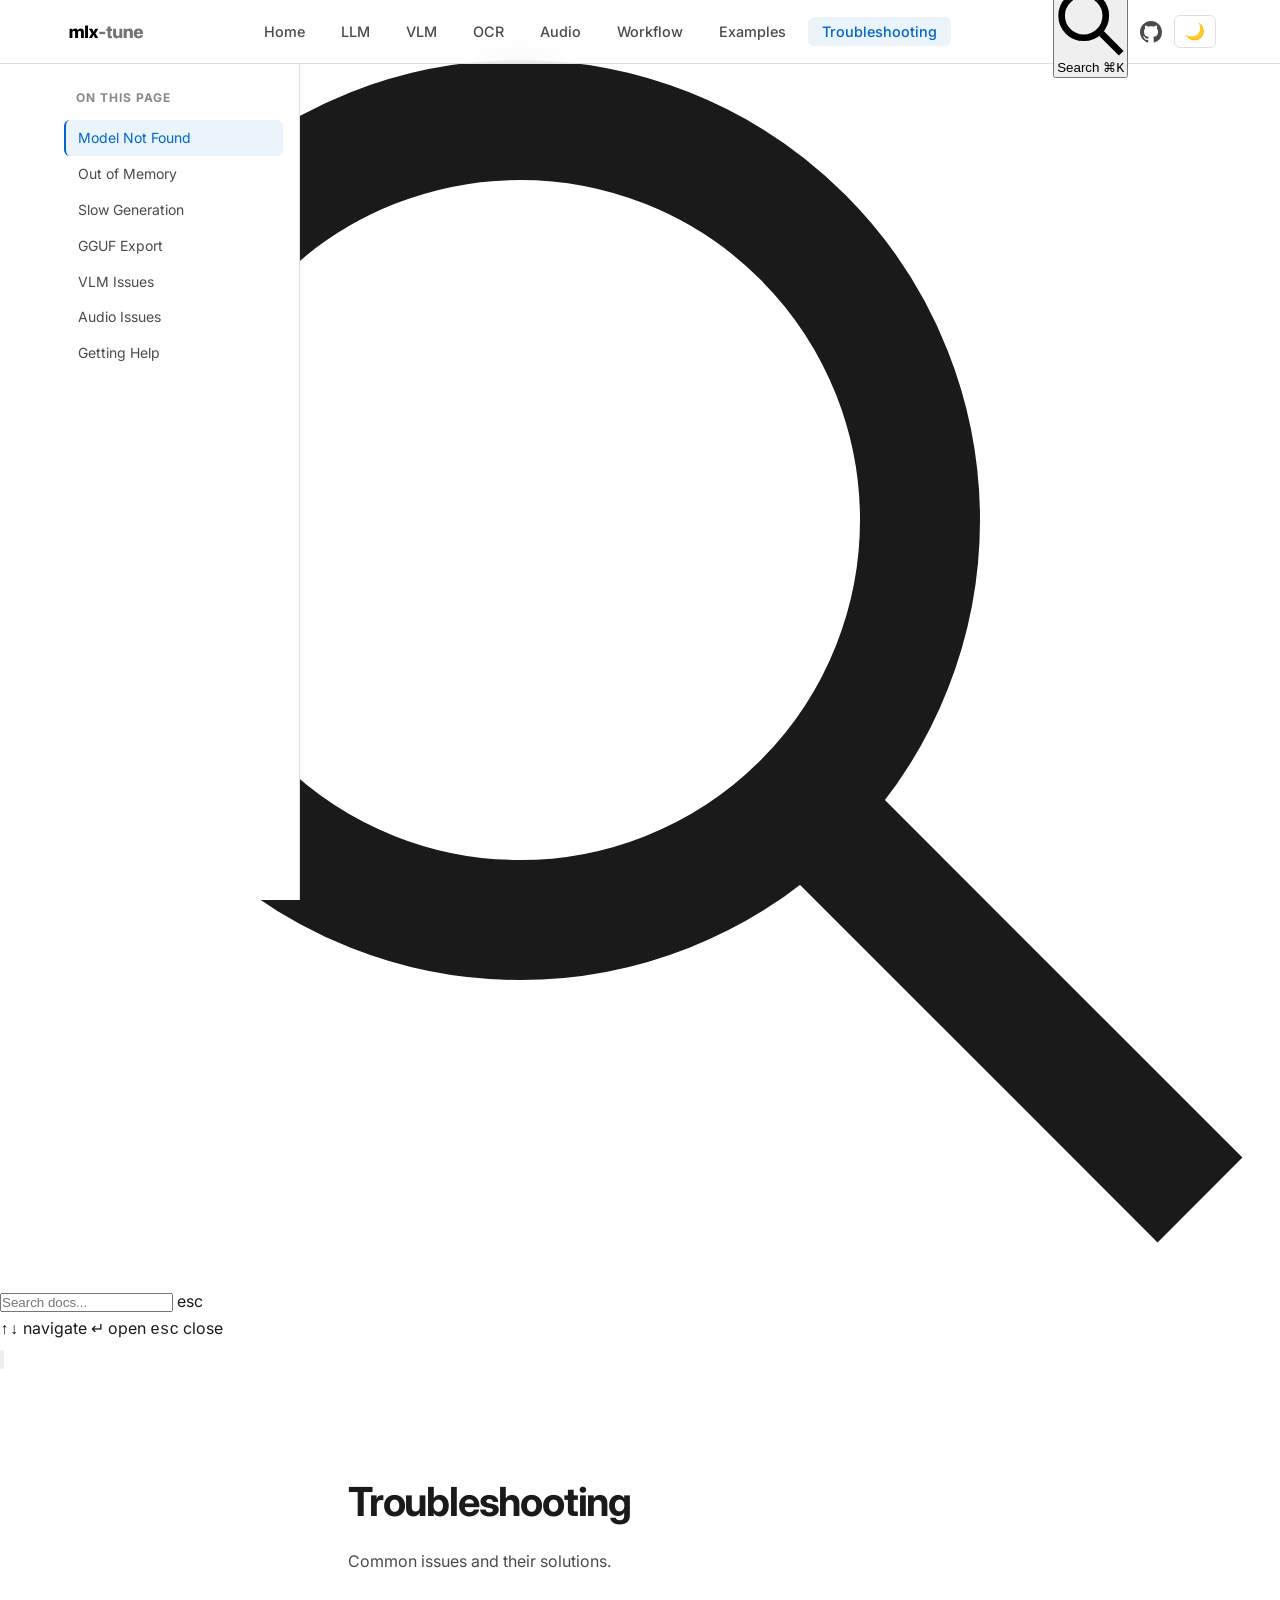
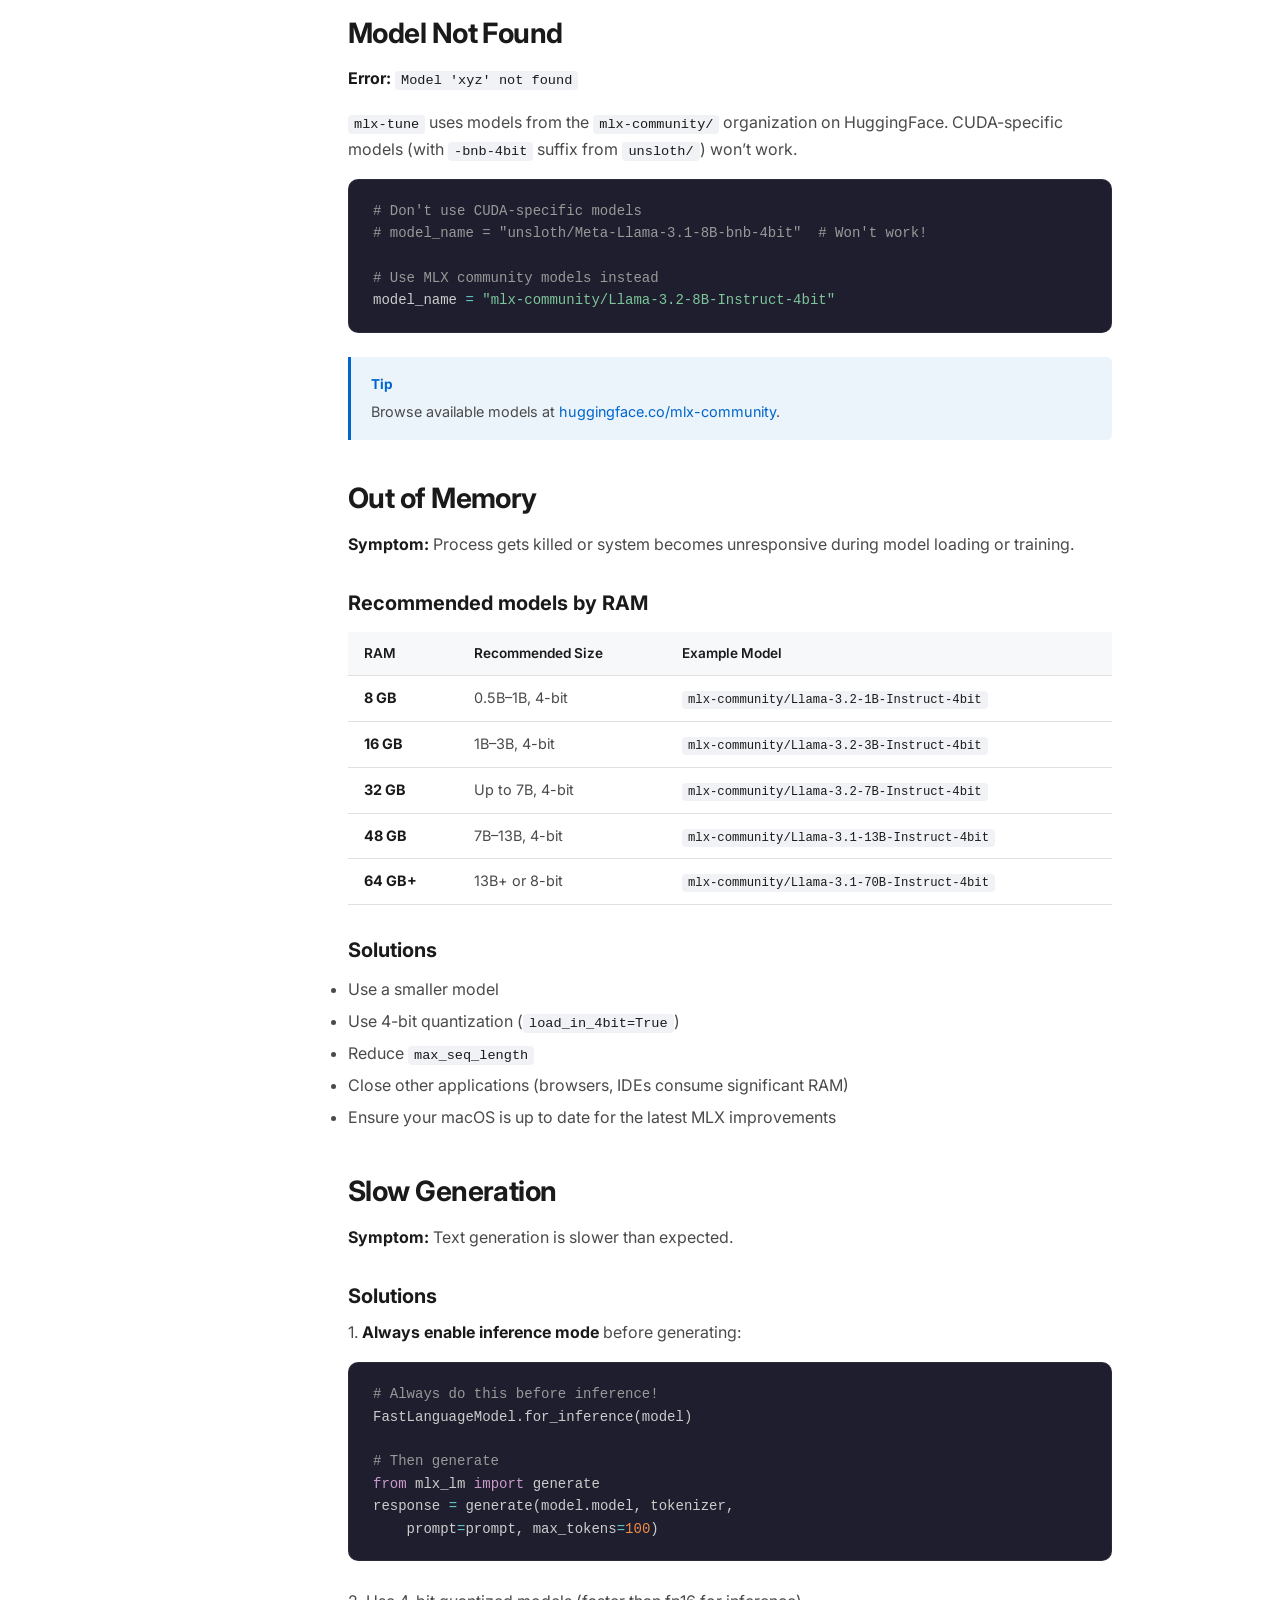
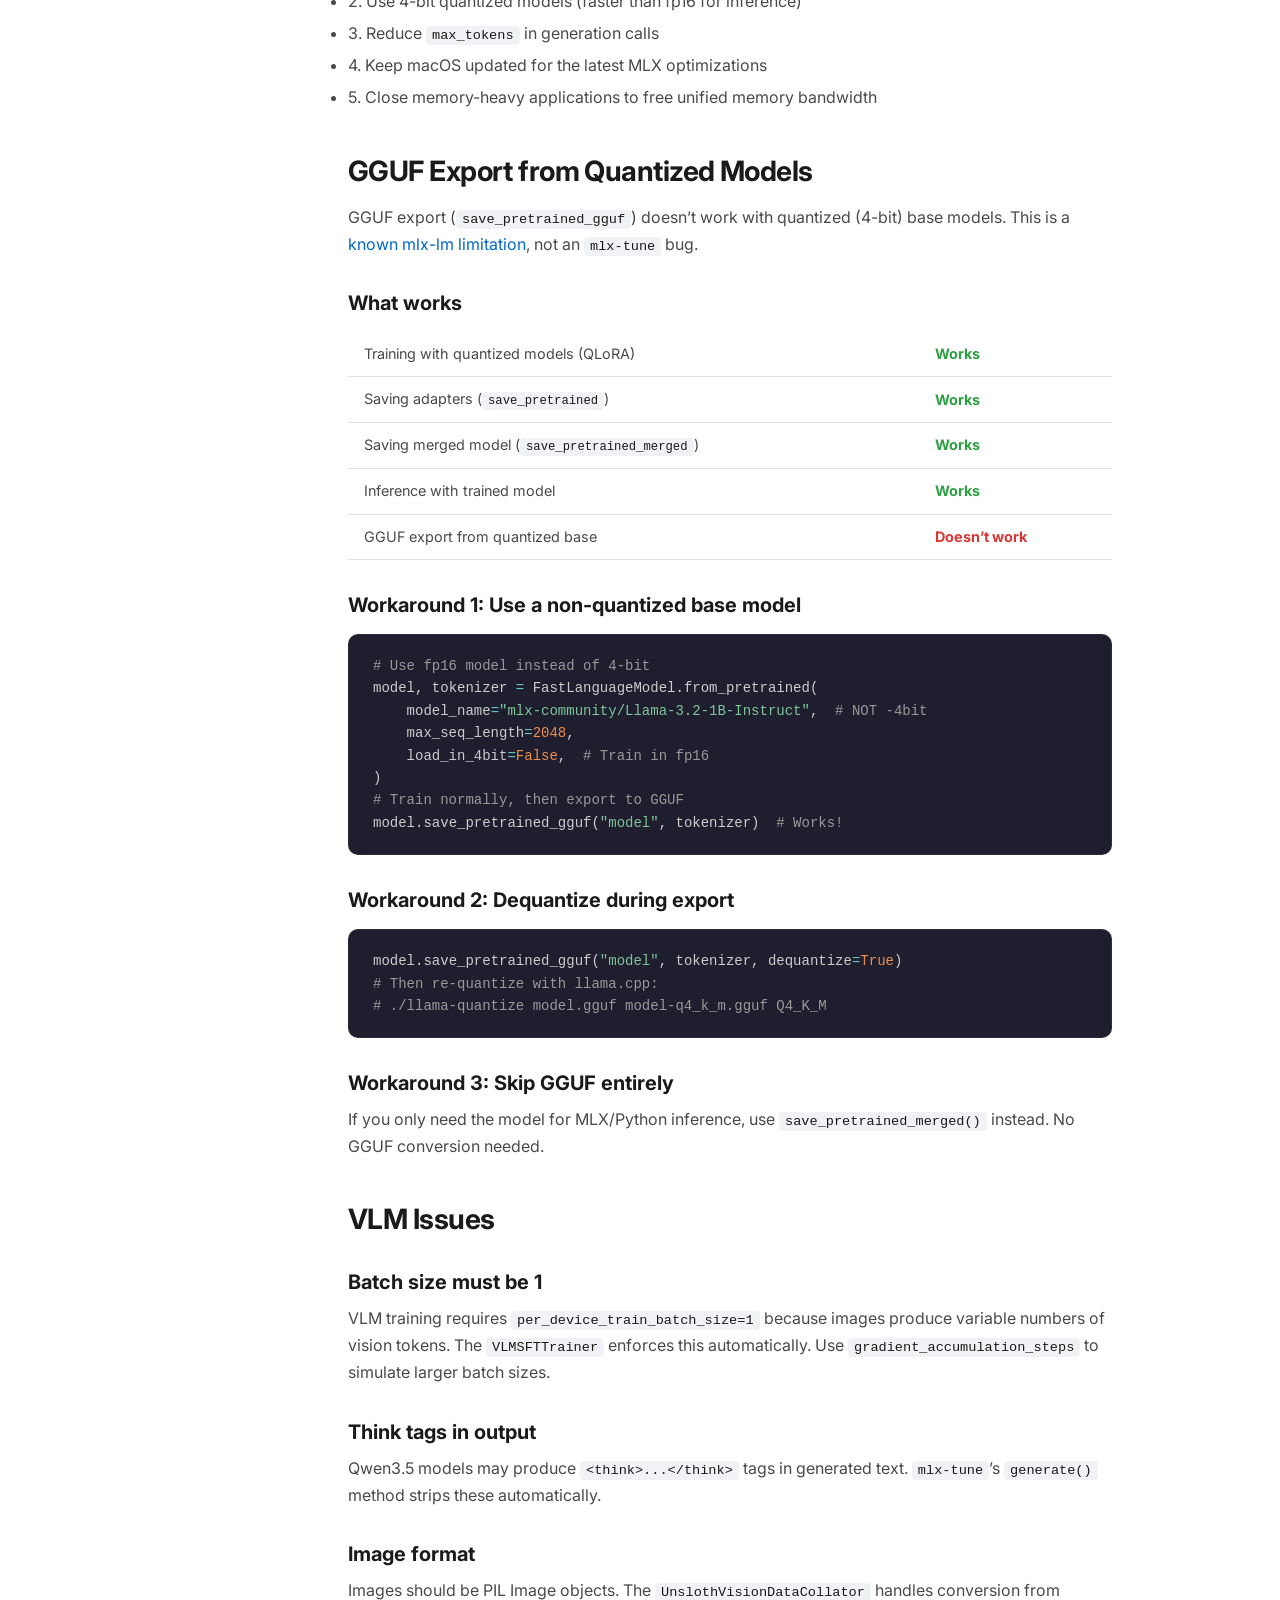
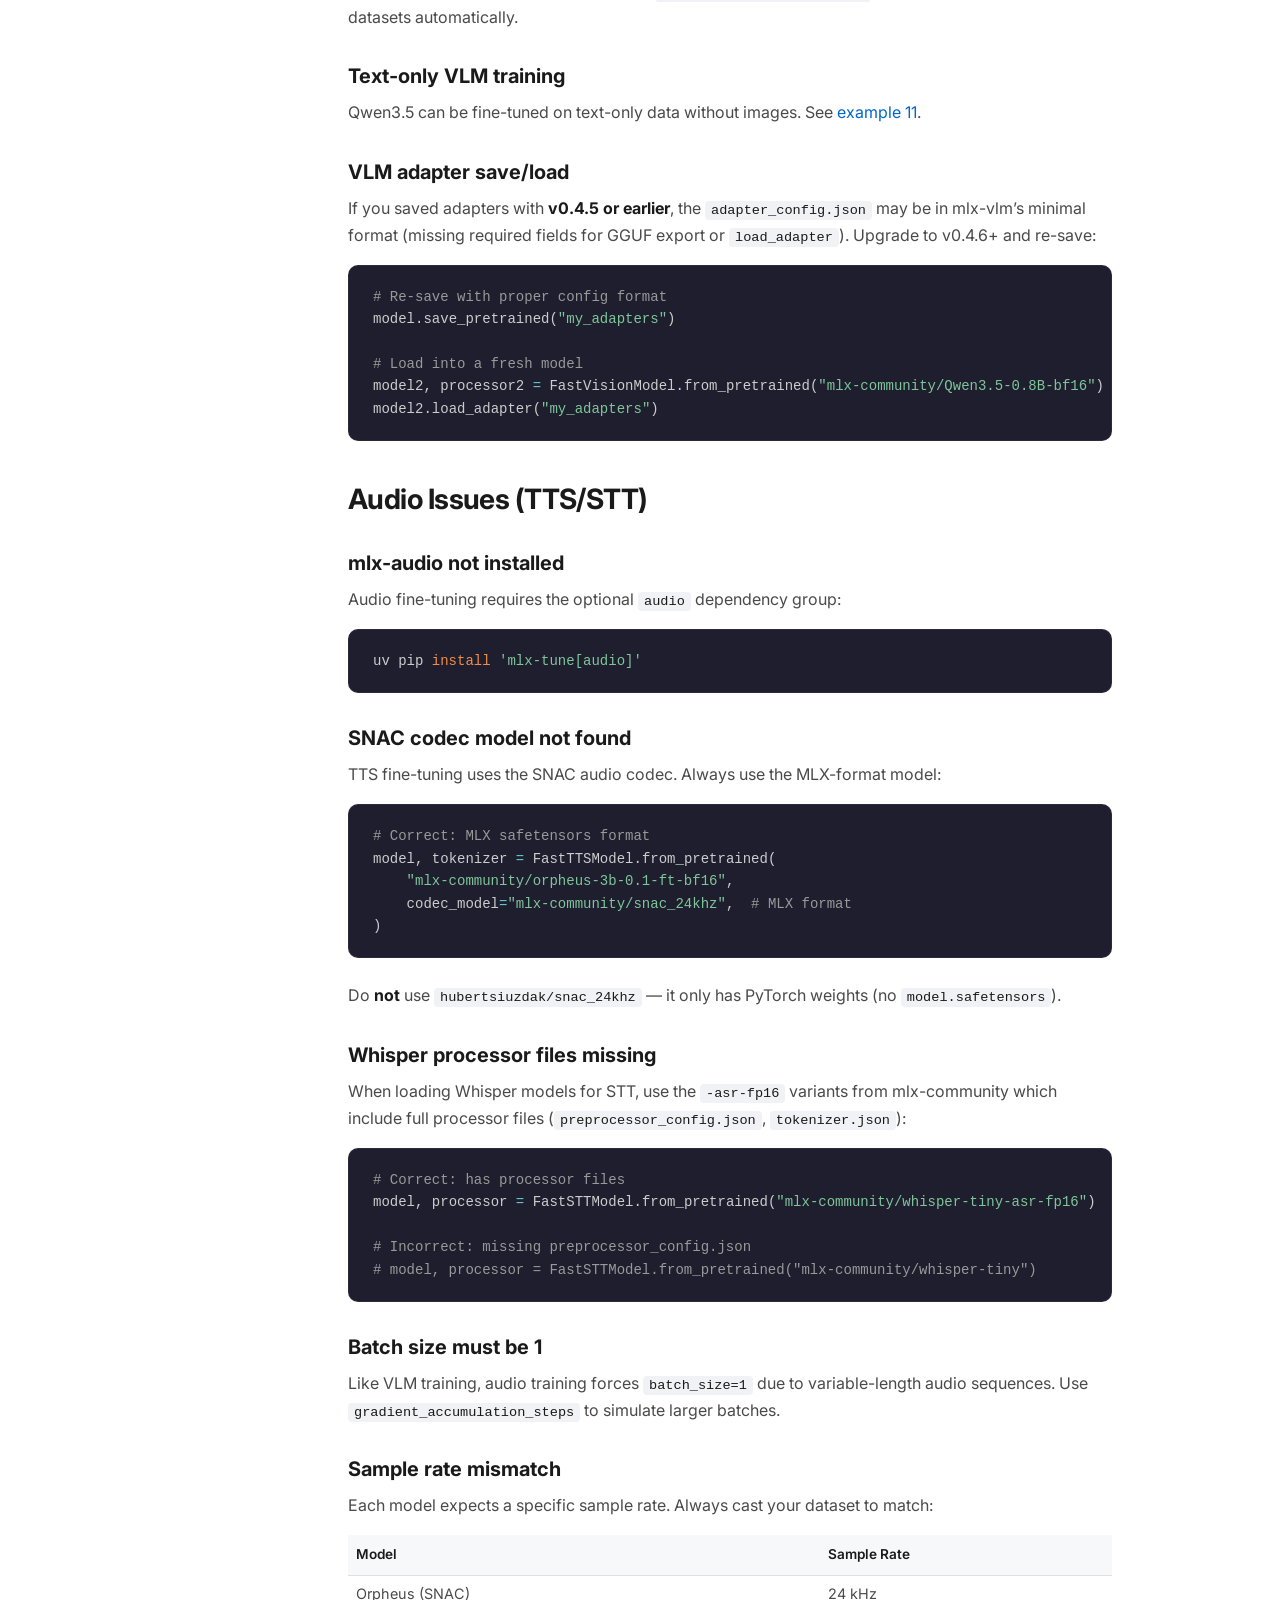
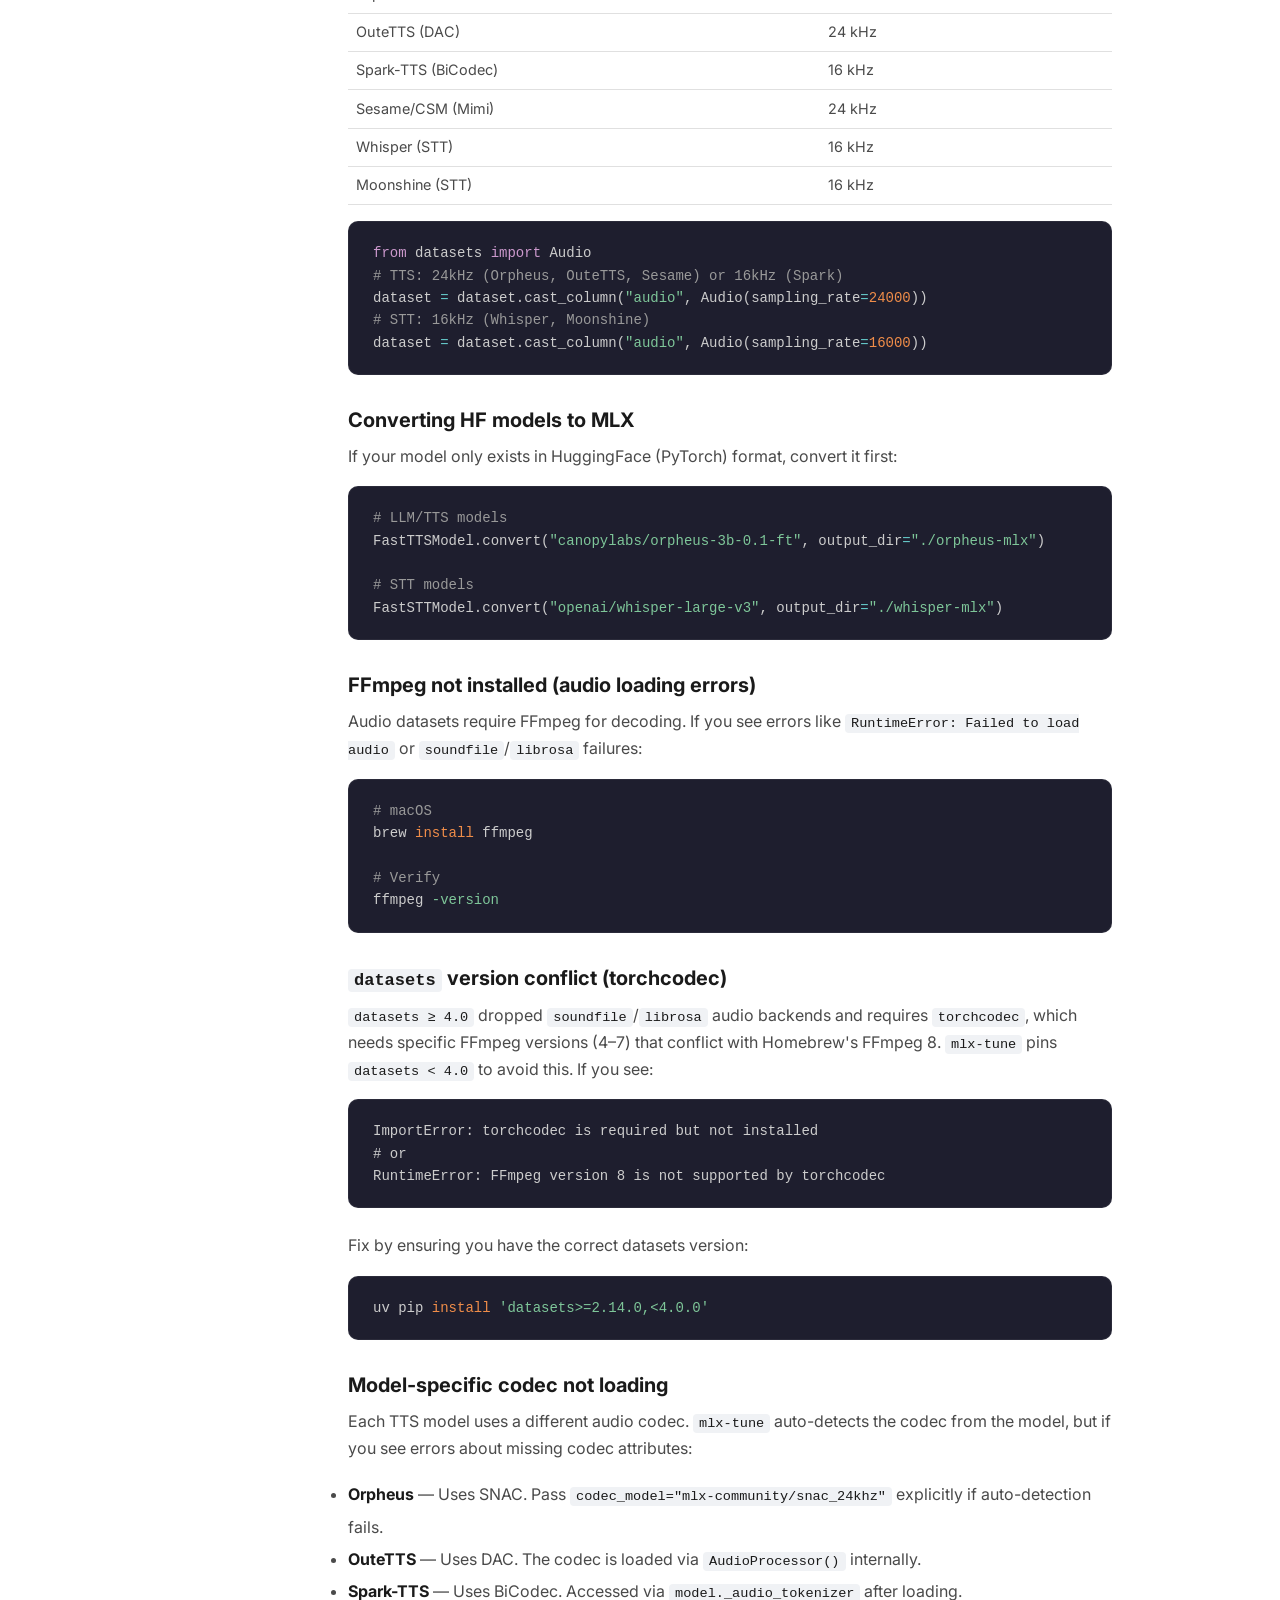
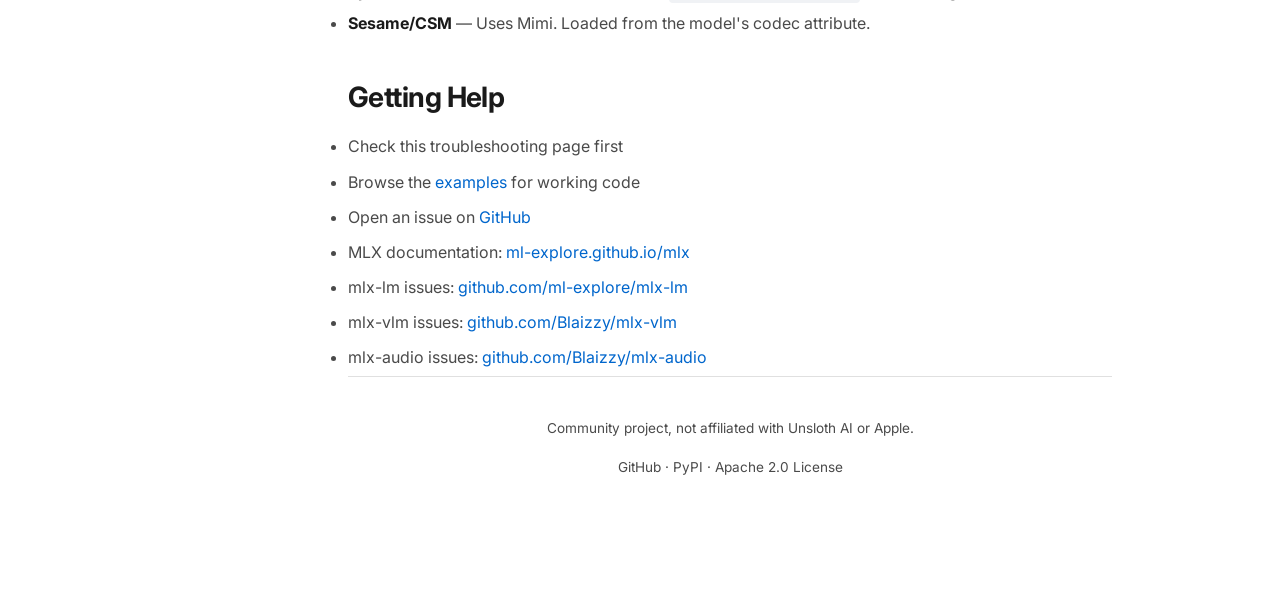
<file: docs/troubleshooting.html>
<!DOCTYPE html>
<html lang="en" data-theme="light">
<head>
  <meta charset="UTF-8">
  <meta name="viewport" content="width=device-width, initial-scale=1.0">
  <title>Troubleshooting &mdash; mlx-tune Docs</title>
  <meta name="description" content="Common issues and solutions for mlx-tune.">
  <link rel="icon" href="data:image/svg+xml,<svg xmlns='http://www.w3.org/2000/svg' viewBox='0 0 32 32'><rect width='32' height='32' rx='6' fill='%230d1117'/><text x='50%25' y='73%25' text-anchor='middle' font-family='system-ui,-apple-system,sans-serif' font-weight='900' font-size='22' fill='%23e6edf3'>m</text></svg>">
  <meta property="og:title" content="Troubleshooting - mlx-tune Docs">
  <meta property="og:image" content="https://arahim3.github.io/mlx-tune/assets/img/og-image.png?v=2">
  <link rel="preconnect" href="https://fonts.googleapis.com">
  <link rel="preconnect" href="https://fonts.gstatic.com" crossorigin>
  <link href="https://fonts.googleapis.com/css2?family=Inter:wght@400;600;700&display=swap" rel="stylesheet">
  <link rel="stylesheet" href="assets/css/prism-dark.css">
  <link rel="stylesheet" href="assets/css/style.css">
</head>
<body>

  <nav class="top-nav">
    <div class="nav-inner">
      <a href="index.html" class="nav-logo"><img src="assets/img/logo.png" alt="mlx-tune"></a>
      <ul class="nav-links">
        <li><a href="index.html">Home</a></li>
        <li><a href="llm.html">LLM</a></li>
        <li><a href="vlm.html">VLM</a></li>
        <li><a href="ocr.html">OCR</a></li>
        <li><a href="audio.html">Audio</a></li>
        <li><a href="workflow.html">Workflow</a></li>
        <li><a href="examples.html">Examples</a></li>
        <li><a href="troubleshooting.html">Troubleshooting</a></li>
      </ul>
      <div class="nav-right">
        <button class="search-trigger" aria-label="Search docs">
          <svg viewBox="0 0 16 16" fill="none" stroke="currentColor" stroke-width="1.5"><circle cx="6.5" cy="6.5" r="5"/><path d="M10.5 10.5L15 15"/></svg>
          Search
          <kbd>⌘K</kbd>
        </button>
        <a href="https://github.com/ARahim3/mlx-tune" class="github-link" target="_blank" rel="noopener" aria-label="GitHub"><svg viewBox="0 0 16 16"><path d="M8 0C3.58 0 0 3.58 0 8c0 3.54 2.29 6.53 5.47 7.59.4.07.55-.17.55-.38 0-.19-.01-.82-.01-1.49-2.01.37-2.53-.49-2.69-.94-.09-.23-.48-.94-.82-1.13-.28-.15-.68-.52-.01-.53.63-.01 1.08.58 1.23.82.72 1.21 1.87.87 2.33.66.07-.52.28-.87.51-1.07-1.78-.2-3.64-.89-3.64-3.95 0-.87.31-1.59.82-2.15-.08-.2-.36-1.02.08-2.12 0 0 .67-.21 2.2.82.64-.18 1.32-.27 2-.27.68 0 1.36.09 2 .27 1.53-1.04 2.2-.82 2.2-.82.44 1.1.16 1.92.08 2.12.51.56.82 1.27.82 2.15 0 3.07-1.87 3.75-3.65 3.95.29.25.54.73.54 1.48 0 1.07-.01 1.93-.01 2.2 0 .21.15.46.55.38A8.013 8.013 0 0016 8c0-4.42-3.58-8-8-8z" fill="currentColor"/></svg></a>
        <button class="theme-toggle" aria-label="Toggle theme"></button>
        <button class="mobile-toggle" aria-label="Menu">&#9776;</button>
      </div>
    </div>
  </nav>

  <!-- Search Modal -->
  <div class="search-overlay" role="dialog" aria-label="Search documentation">
    <div class="search-modal">
      <div class="search-input-wrap">
        <svg viewBox="0 0 16 16" fill="none" stroke="currentColor" stroke-width="1.5"><circle cx="6.5" cy="6.5" r="5"/><path d="M10.5 10.5L15 15"/></svg>
        <input type="text" class="search-input" placeholder="Search docs..." autocomplete="off" spellcheck="false">
        <span class="search-esc">esc</span>
      </div>
      <div class="search-results"></div>
      <div class="search-footer">
        <span class="search-footer-item"><kbd>&uarr;</kbd><kbd>&darr;</kbd> navigate</span>
        <span class="search-footer-item"><kbd>&crarr;</kbd> open</span>
        <span class="search-footer-item"><kbd>esc</kbd> close</span>
      </div>
    </div>
  </div>

  <!-- Back to Top -->
  <button class="back-to-top" aria-label="Back to top">
    <svg viewBox="0 0 16 16" fill="none" stroke="currentColor" stroke-width="2" stroke-linecap="round"><path d="M8 13V3M3 7l5-5 5 5"/></svg>
  </button>

  <div class="page-wrapper">
    <aside class="sidebar">
      <div class="sidebar-title">On This Page</div>
      <ul class="sidebar-nav">
        <li><a href="#model-not-found">Model Not Found</a></li>
        <li><a href="#oom">Out of Memory</a></li>
        <li><a href="#slow">Slow Generation</a></li>
        <li><a href="#gguf">GGUF Export</a></li>
        <li><a href="#vlm-issues">VLM Issues</a></li>
        <li><a href="#audio-issues">Audio Issues</a></li>
        <li><a href="#help">Getting Help</a></li>
      </ul>
    </aside>

    <main class="content">
      <h1>Troubleshooting</h1>
      <p>Common issues and their solutions.</p>

      <!-- Model Not Found -->
      <h2 id="model-not-found">Model Not Found</h2>
      <p><strong>Error:</strong> <code>Model 'xyz' not found</code></p>
      <p><code>mlx-tune</code> uses models from the <code>mlx-community/</code> organization on HuggingFace. CUDA-specific models (with <code>-bnb-4bit</code> suffix from <code>unsloth/</code>) won&rsquo;t work.</p>
      <div class="code-block-wrapper"><button class="copy-btn">Copy</button>
<pre><code class="language-python"># Don't use CUDA-specific models
# model_name = "unsloth/Meta-Llama-3.1-8B-bnb-4bit"  # Won't work!

# Use MLX community models instead
model_name = "mlx-community/Llama-3.2-8B-Instruct-4bit"</code></pre>
      </div>
      <div class="callout">
        <div class="callout-title">Tip</div>
        <p>Browse available models at <a href="https://huggingface.co/mlx-community" target="_blank">huggingface.co/mlx-community</a>.</p>
      </div>

      <!-- Out of Memory -->
      <h2 id="oom">Out of Memory</h2>
      <p><strong>Symptom:</strong> Process gets killed or system becomes unresponsive during model loading or training.</p>
      <h3>Recommended models by RAM</h3>
      <table>
        <thead><tr><th>RAM</th><th>Recommended Size</th><th>Example Model</th></tr></thead>
        <tbody>
          <tr><td><strong>8 GB</strong></td><td>0.5B&ndash;1B, 4-bit</td><td><code>mlx-community/Llama-3.2-1B-Instruct-4bit</code></td></tr>
          <tr><td><strong>16 GB</strong></td><td>1B&ndash;3B, 4-bit</td><td><code>mlx-community/Llama-3.2-3B-Instruct-4bit</code></td></tr>
          <tr><td><strong>32 GB</strong></td><td>Up to 7B, 4-bit</td><td><code>mlx-community/Llama-3.2-7B-Instruct-4bit</code></td></tr>
          <tr><td><strong>48 GB</strong></td><td>7B&ndash;13B, 4-bit</td><td><code>mlx-community/Llama-3.1-13B-Instruct-4bit</code></td></tr>
          <tr><td><strong>64 GB+</strong></td><td>13B+ or 8-bit</td><td><code>mlx-community/Llama-3.1-70B-Instruct-4bit</code></td></tr>
        </tbody>
      </table>
      <h3>Solutions</h3>
      <ul style="color:var(--text-secondary);line-height:2;">
        <li>Use a smaller model</li>
        <li>Use 4-bit quantization (<code>load_in_4bit=True</code>)</li>
        <li>Reduce <code>max_seq_length</code></li>
        <li>Close other applications (browsers, IDEs consume significant RAM)</li>
        <li>Ensure your macOS is up to date for the latest MLX improvements</li>
      </ul>

      <!-- Slow Generation -->
      <h2 id="slow">Slow Generation</h2>
      <p><strong>Symptom:</strong> Text generation is slower than expected.</p>
      <h3>Solutions</h3>
      <p>1. <strong>Always enable inference mode</strong> before generating:</p>
      <div class="code-block-wrapper"><button class="copy-btn">Copy</button>
<pre><code class="language-python"># Always do this before inference!
FastLanguageModel.for_inference(model)

# Then generate
from mlx_lm import generate
response = generate(model.model, tokenizer,
    prompt=prompt, max_tokens=100)</code></pre>
      </div>
      <ul style="color:var(--text-secondary);line-height:2;">
        <li>2. Use 4-bit quantized models (faster than fp16 for inference)</li>
        <li>3. Reduce <code>max_tokens</code> in generation calls</li>
        <li>4. Keep macOS updated for the latest MLX optimizations</li>
        <li>5. Close memory-heavy applications to free unified memory bandwidth</li>
      </ul>

      <!-- GGUF Export -->
      <h2 id="gguf">GGUF Export from Quantized Models</h2>
      <p>GGUF export (<code>save_pretrained_gguf</code>) doesn&rsquo;t work with quantized (4-bit) base models. This is a <a href="https://github.com/ml-explore/mlx-lm/issues/353" target="_blank">known mlx-lm limitation</a>, not an <code>mlx-tune</code> bug.</p>

      <h3>What works</h3>
      <table>
        <tbody>
          <tr><td>Training with quantized models (QLoRA)</td><td><strong style="color:#2ea043;">Works</strong></td></tr>
          <tr><td>Saving adapters (<code>save_pretrained</code>)</td><td><strong style="color:#2ea043;">Works</strong></td></tr>
          <tr><td>Saving merged model (<code>save_pretrained_merged</code>)</td><td><strong style="color:#2ea043;">Works</strong></td></tr>
          <tr><td>Inference with trained model</td><td><strong style="color:#2ea043;">Works</strong></td></tr>
          <tr><td>GGUF export from quantized base</td><td><strong style="color:#da3633;">Doesn&rsquo;t work</strong></td></tr>
        </tbody>
      </table>

      <h3>Workaround 1: Use a non-quantized base model</h3>
      <div class="code-block-wrapper"><button class="copy-btn">Copy</button>
<pre><code class="language-python"># Use fp16 model instead of 4-bit
model, tokenizer = FastLanguageModel.from_pretrained(
    model_name="mlx-community/Llama-3.2-1B-Instruct",  # NOT -4bit
    max_seq_length=2048,
    load_in_4bit=False,  # Train in fp16
)
# Train normally, then export to GGUF
model.save_pretrained_gguf("model", tokenizer)  # Works!</code></pre>
      </div>

      <h3>Workaround 2: Dequantize during export</h3>
      <div class="code-block-wrapper"><button class="copy-btn">Copy</button>
<pre><code class="language-python">model.save_pretrained_gguf("model", tokenizer, dequantize=True)
# Then re-quantize with llama.cpp:
# ./llama-quantize model.gguf model-q4_k_m.gguf Q4_K_M</code></pre>
      </div>

      <h3>Workaround 3: Skip GGUF entirely</h3>
      <p>If you only need the model for MLX/Python inference, use <code>save_pretrained_merged()</code> instead. No GGUF conversion needed.</p>

      <!-- VLM Issues -->
      <h2 id="vlm-issues">VLM Issues</h2>

      <h3>Batch size must be 1</h3>
      <p>VLM training requires <code>per_device_train_batch_size=1</code> because images produce variable numbers of vision tokens. The <code>VLMSFTTrainer</code> enforces this automatically. Use <code>gradient_accumulation_steps</code> to simulate larger batch sizes.</p>

      <h3>Think tags in output</h3>
      <p>Qwen3.5 models may produce <code>&lt;think&gt;...&lt;/think&gt;</code> tags in generated text. <code>mlx-tune</code>&rsquo;s <code>generate()</code> method strips these automatically.</p>

      <h3>Image format</h3>
      <p>Images should be PIL Image objects. The <code>UnslothVisionDataCollator</code> handles conversion from datasets automatically.</p>

      <h3>Text-only VLM training</h3>
      <p>Qwen3.5 can be fine-tuned on text-only data without images. See <a href="https://github.com/ARahim3/mlx-tune/blob/main/examples/11_qwen35_text_finetuning.py" target="_blank">example 11</a>.</p>

      <h3>VLM adapter save/load</h3>
      <p>If you saved adapters with <strong>v0.4.5 or earlier</strong>, the <code>adapter_config.json</code> may be in mlx-vlm&rsquo;s minimal format (missing required fields for GGUF export or <code>load_adapter</code>). Upgrade to v0.4.6+ and re-save:</p>
<pre><code class="language-python"># Re-save with proper config format
model.save_pretrained("my_adapters")

# Load into a fresh model
model2, processor2 = FastVisionModel.from_pretrained("mlx-community/Qwen3.5-0.8B-bf16")
model2.load_adapter("my_adapters")</code></pre>

      <!-- Audio Issues -->
      <h2 id="audio-issues">Audio Issues (TTS/STT)</h2>

      <h3>mlx-audio not installed</h3>
      <p>Audio fine-tuning requires the optional <code>audio</code> dependency group:</p>
      <div class="code-block-wrapper"><button class="copy-btn">Copy</button>
<pre><code class="language-bash">uv pip install 'mlx-tune[audio]'</code></pre>
      </div>

      <h3>SNAC codec model not found</h3>
      <p>TTS fine-tuning uses the SNAC audio codec. Always use the MLX-format model:</p>
      <div class="code-block-wrapper"><button class="copy-btn">Copy</button>
<pre><code class="language-python"># Correct: MLX safetensors format
model, tokenizer = FastTTSModel.from_pretrained(
    "mlx-community/orpheus-3b-0.1-ft-bf16",
    codec_model="mlx-community/snac_24khz",  # MLX format
)</code></pre>
      </div>
      <p>Do <strong>not</strong> use <code>hubertsiuzdak/snac_24khz</code> &mdash; it only has PyTorch weights (no <code>model.safetensors</code>).</p>

      <h3>Whisper processor files missing</h3>
      <p>When loading Whisper models for STT, use the <code>-asr-fp16</code> variants from mlx-community which include full processor files (<code>preprocessor_config.json</code>, <code>tokenizer.json</code>):</p>
      <div class="code-block-wrapper"><button class="copy-btn">Copy</button>
<pre><code class="language-python"># Correct: has processor files
model, processor = FastSTTModel.from_pretrained("mlx-community/whisper-tiny-asr-fp16")

# Incorrect: missing preprocessor_config.json
# model, processor = FastSTTModel.from_pretrained("mlx-community/whisper-tiny")</code></pre>
      </div>

      <h3>Batch size must be 1</h3>
      <p>Like VLM training, audio training forces <code>batch_size=1</code> due to variable-length audio sequences. Use <code>gradient_accumulation_steps</code> to simulate larger batches.</p>

      <h3>Sample rate mismatch</h3>
      <p>Each model expects a specific sample rate. Always cast your dataset to match:</p>
      <table style="width:100%;margin:1rem 0;border-collapse:collapse;">
        <thead><tr style="border-bottom:1px solid var(--border);text-align:left;">
          <th style="padding:0.5rem;">Model</th><th style="padding:0.5rem;">Sample Rate</th>
        </tr></thead>
        <tbody style="color:var(--text-secondary);">
          <tr><td style="padding:0.4rem 0.5rem;">Orpheus (SNAC)</td><td style="padding:0.4rem 0.5rem;">24 kHz</td></tr>
          <tr><td style="padding:0.4rem 0.5rem;">OuteTTS (DAC)</td><td style="padding:0.4rem 0.5rem;">24 kHz</td></tr>
          <tr><td style="padding:0.4rem 0.5rem;">Spark-TTS (BiCodec)</td><td style="padding:0.4rem 0.5rem;">16 kHz</td></tr>
          <tr><td style="padding:0.4rem 0.5rem;">Sesame/CSM (Mimi)</td><td style="padding:0.4rem 0.5rem;">24 kHz</td></tr>
          <tr><td style="padding:0.4rem 0.5rem;">Whisper (STT)</td><td style="padding:0.4rem 0.5rem;">16 kHz</td></tr>
          <tr><td style="padding:0.4rem 0.5rem;">Moonshine (STT)</td><td style="padding:0.4rem 0.5rem;">16 kHz</td></tr>
        </tbody>
      </table>
      <div class="code-block-wrapper"><button class="copy-btn">Copy</button>
<pre><code class="language-python">from datasets import Audio
# TTS: 24kHz (Orpheus, OuteTTS, Sesame) or 16kHz (Spark)
dataset = dataset.cast_column("audio", Audio(sampling_rate=24000))
# STT: 16kHz (Whisper, Moonshine)
dataset = dataset.cast_column("audio", Audio(sampling_rate=16000))</code></pre>
      </div>

      <h3>Converting HF models to MLX</h3>
      <p>If your model only exists in HuggingFace (PyTorch) format, convert it first:</p>
      <div class="code-block-wrapper"><button class="copy-btn">Copy</button>
<pre><code class="language-python"># LLM/TTS models
FastTTSModel.convert("canopylabs/orpheus-3b-0.1-ft", output_dir="./orpheus-mlx")

# STT models
FastSTTModel.convert("openai/whisper-large-v3", output_dir="./whisper-mlx")</code></pre>
      </div>

      <h3>FFmpeg not installed (audio loading errors)</h3>
      <p>Audio datasets require FFmpeg for decoding. If you see errors like <code>RuntimeError: Failed to load audio</code> or <code>soundfile</code>/<code>librosa</code> failures:</p>
      <div class="code-block-wrapper"><button class="copy-btn">Copy</button>
<pre><code class="language-bash"># macOS
brew install ffmpeg

# Verify
ffmpeg -version</code></pre>
      </div>

      <h3><code>datasets</code> version conflict (torchcodec)</h3>
      <p><code>datasets &ge; 4.0</code> dropped <code>soundfile</code>/<code>librosa</code> audio backends and requires <code>torchcodec</code>, which needs specific FFmpeg versions (4&ndash;7) that conflict with Homebrew's FFmpeg 8. <code>mlx-tune</code> pins <code>datasets &lt; 4.0</code> to avoid this. If you see:</p>
      <div class="code-block-wrapper"><button class="copy-btn">Copy</button>
<pre><code class="language-text">ImportError: torchcodec is required but not installed
# or
RuntimeError: FFmpeg version 8 is not supported by torchcodec</code></pre>
      </div>
      <p>Fix by ensuring you have the correct datasets version:</p>
      <div class="code-block-wrapper"><button class="copy-btn">Copy</button>
<pre><code class="language-bash">uv pip install 'datasets>=2.14.0,<4.0.0'</code></pre>
      </div>

      <h3>Model-specific codec not loading</h3>
      <p>Each TTS model uses a different audio codec. <code>mlx-tune</code> auto-detects the codec from the model, but if you see errors about missing codec attributes:</p>
      <ul style="color:var(--text-secondary);line-height:2;">
        <li><strong>Orpheus</strong> &mdash; Uses SNAC. Pass <code>codec_model="mlx-community/snac_24khz"</code> explicitly if auto-detection fails.</li>
        <li><strong>OuteTTS</strong> &mdash; Uses DAC. The codec is loaded via <code>AudioProcessor()</code> internally.</li>
        <li><strong>Spark-TTS</strong> &mdash; Uses BiCodec. Accessed via <code>model._audio_tokenizer</code> after loading.</li>
        <li><strong>Sesame/CSM</strong> &mdash; Uses Mimi. Loaded from the model's codec attribute.</li>
      </ul>

      <!-- Getting Help -->
      <h2 id="help">Getting Help</h2>
      <ul style="color:var(--text-secondary);line-height:2.2;">
        <li>Check this troubleshooting page first</li>
        <li>Browse the <a href="examples.html">examples</a> for working code</li>
        <li>Open an issue on <a href="https://github.com/ARahim3/mlx-tune/issues" target="_blank">GitHub</a></li>
        <li>MLX documentation: <a href="https://ml-explore.github.io/mlx/" target="_blank">ml-explore.github.io/mlx</a></li>
        <li>mlx-lm issues: <a href="https://github.com/ml-explore/mlx-lm/issues" target="_blank">github.com/ml-explore/mlx-lm</a></li>
        <li>mlx-vlm issues: <a href="https://github.com/Blaizzy/mlx-vlm/issues" target="_blank">github.com/Blaizzy/mlx-vlm</a></li>
        <li>mlx-audio issues: <a href="https://github.com/Blaizzy/mlx-audio/issues" target="_blank">github.com/Blaizzy/mlx-audio</a></li>
      </ul>

      <footer class="footer">
        <p>Community project, not affiliated with Unsloth AI or Apple.</p>
        <p><a href="https://github.com/ARahim3/mlx-tune">GitHub</a> &middot; <a href="https://pypi.org/project/mlx-tune/">PyPI</a> &middot; Apache 2.0 License</p>
      </footer>
    </main>
  </div>

  <script src="assets/js/prism.min.js"></script>
  <script src="assets/js/prism-python.min.js"></script>
  <script src="assets/js/prism-bash.min.js"></script>
  <script src="assets/js/search-index.js"></script>
  <script src="assets/js/main.js"></script>
</body>
</html>
</file>
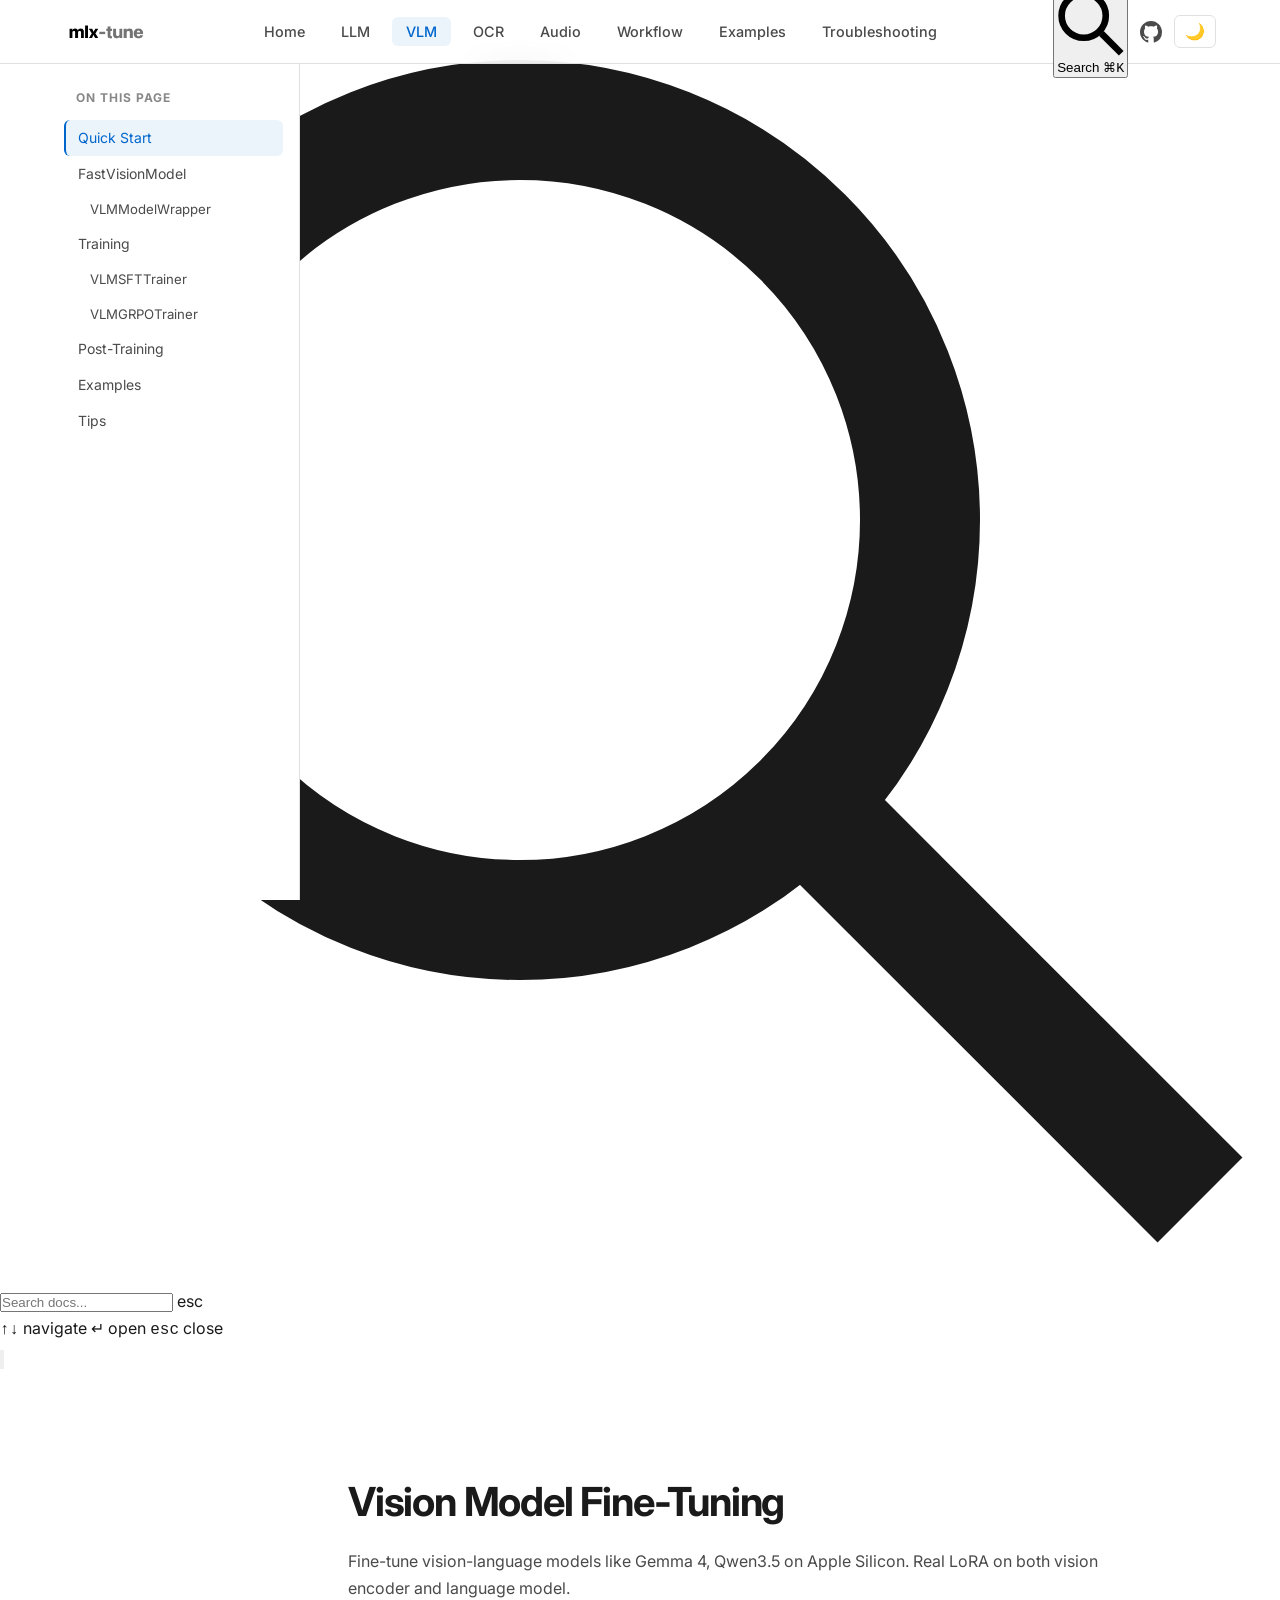
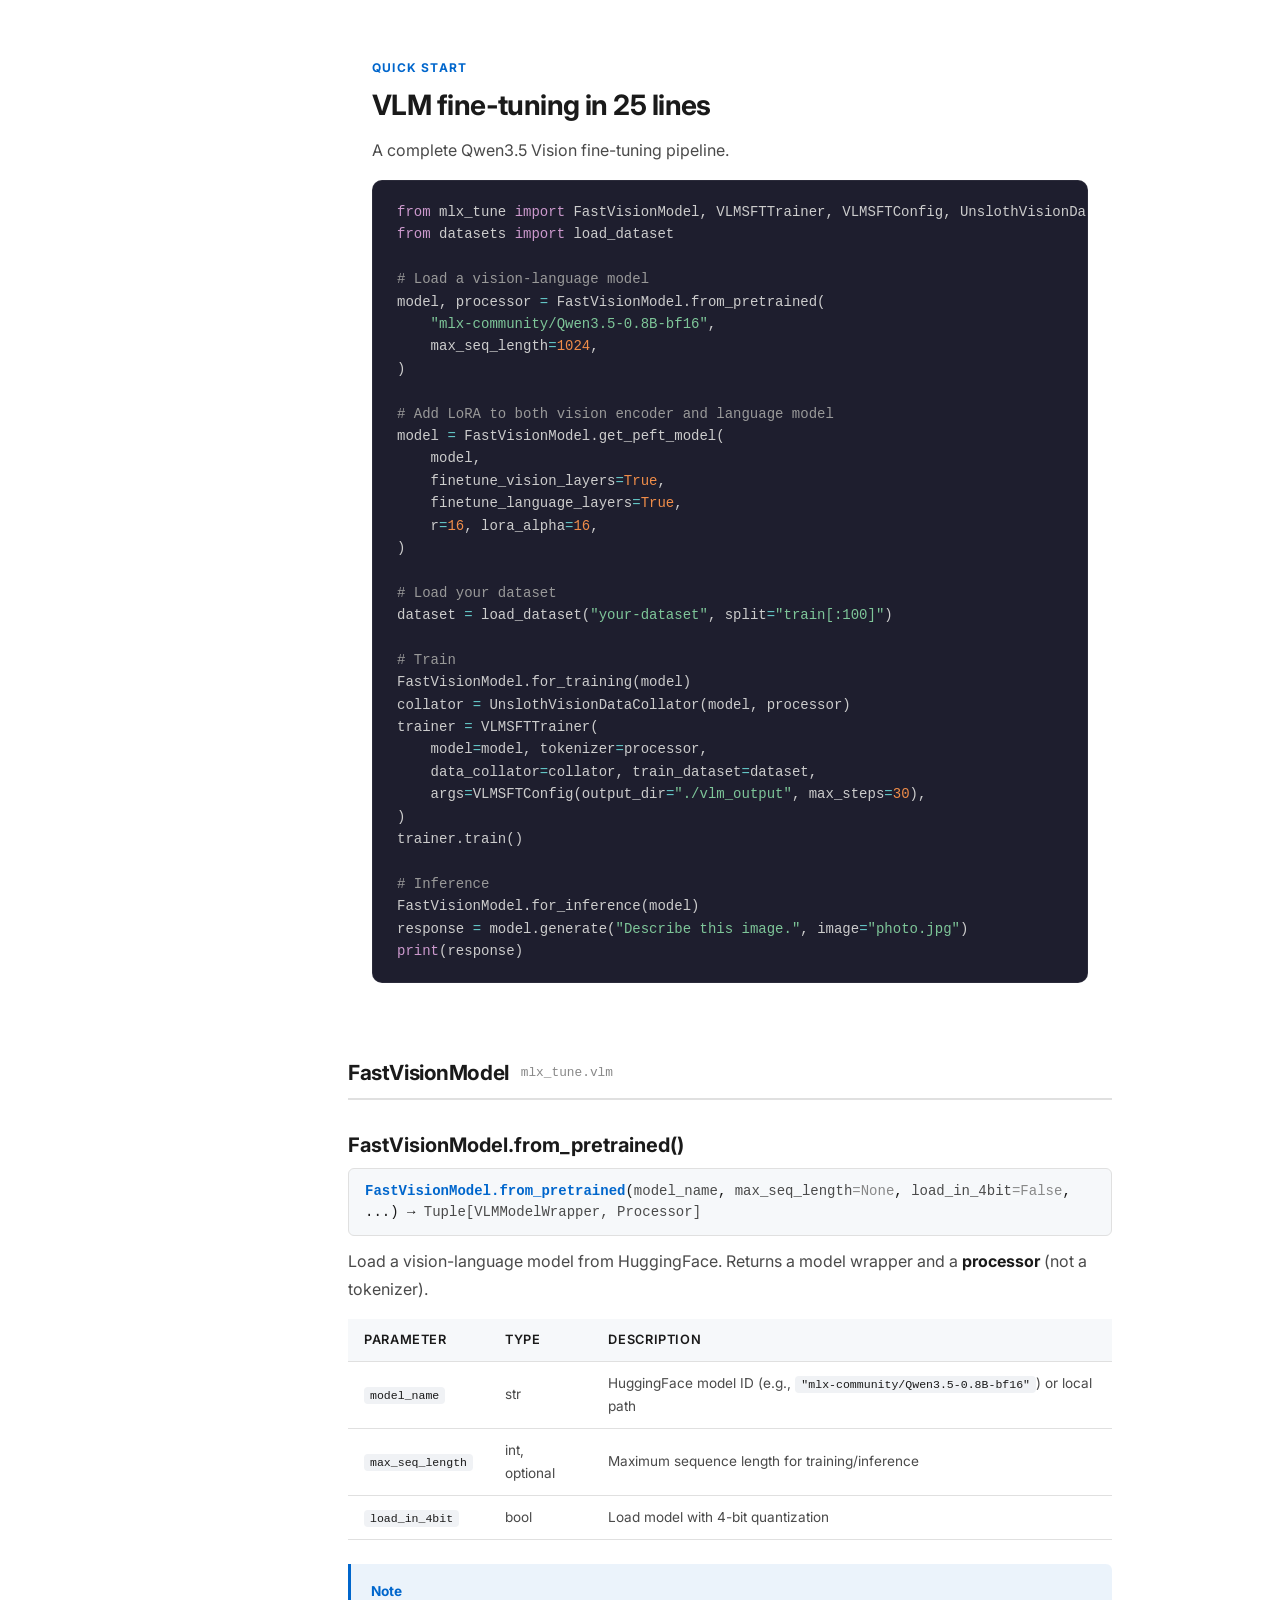
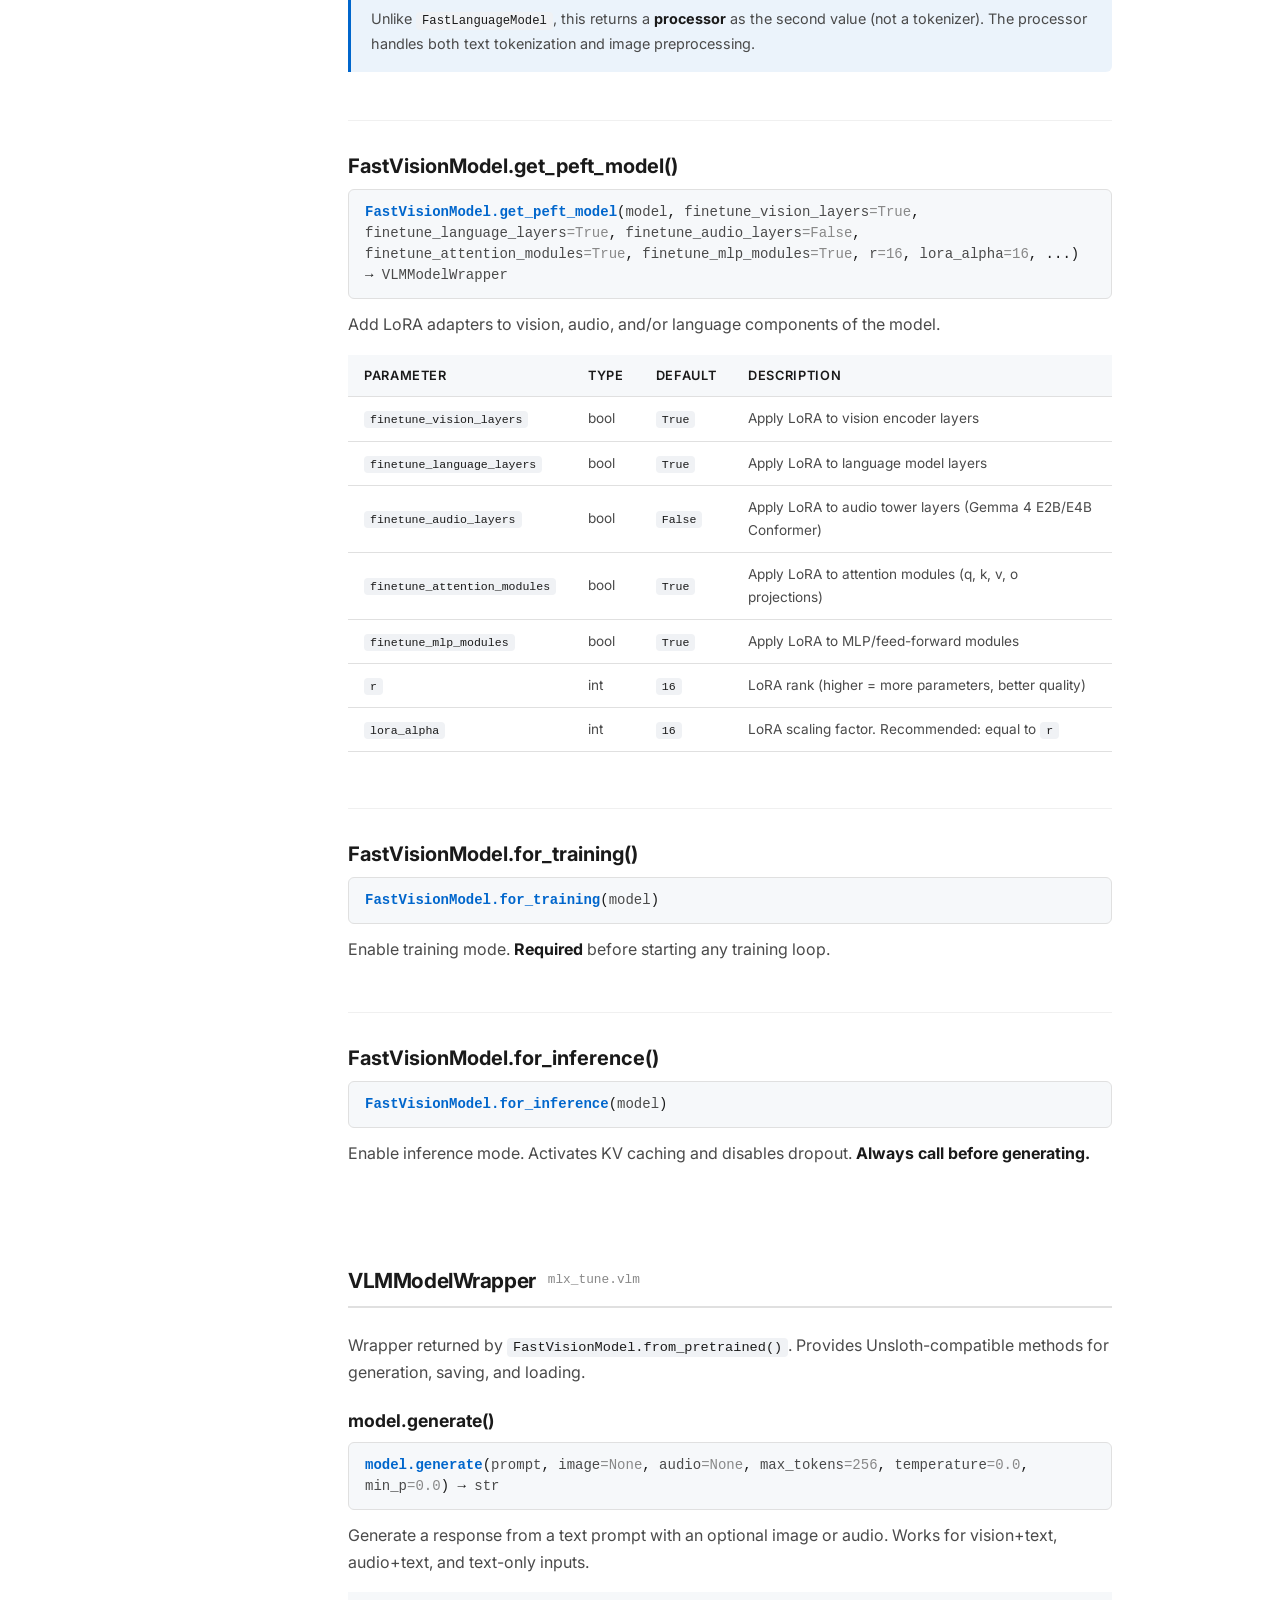
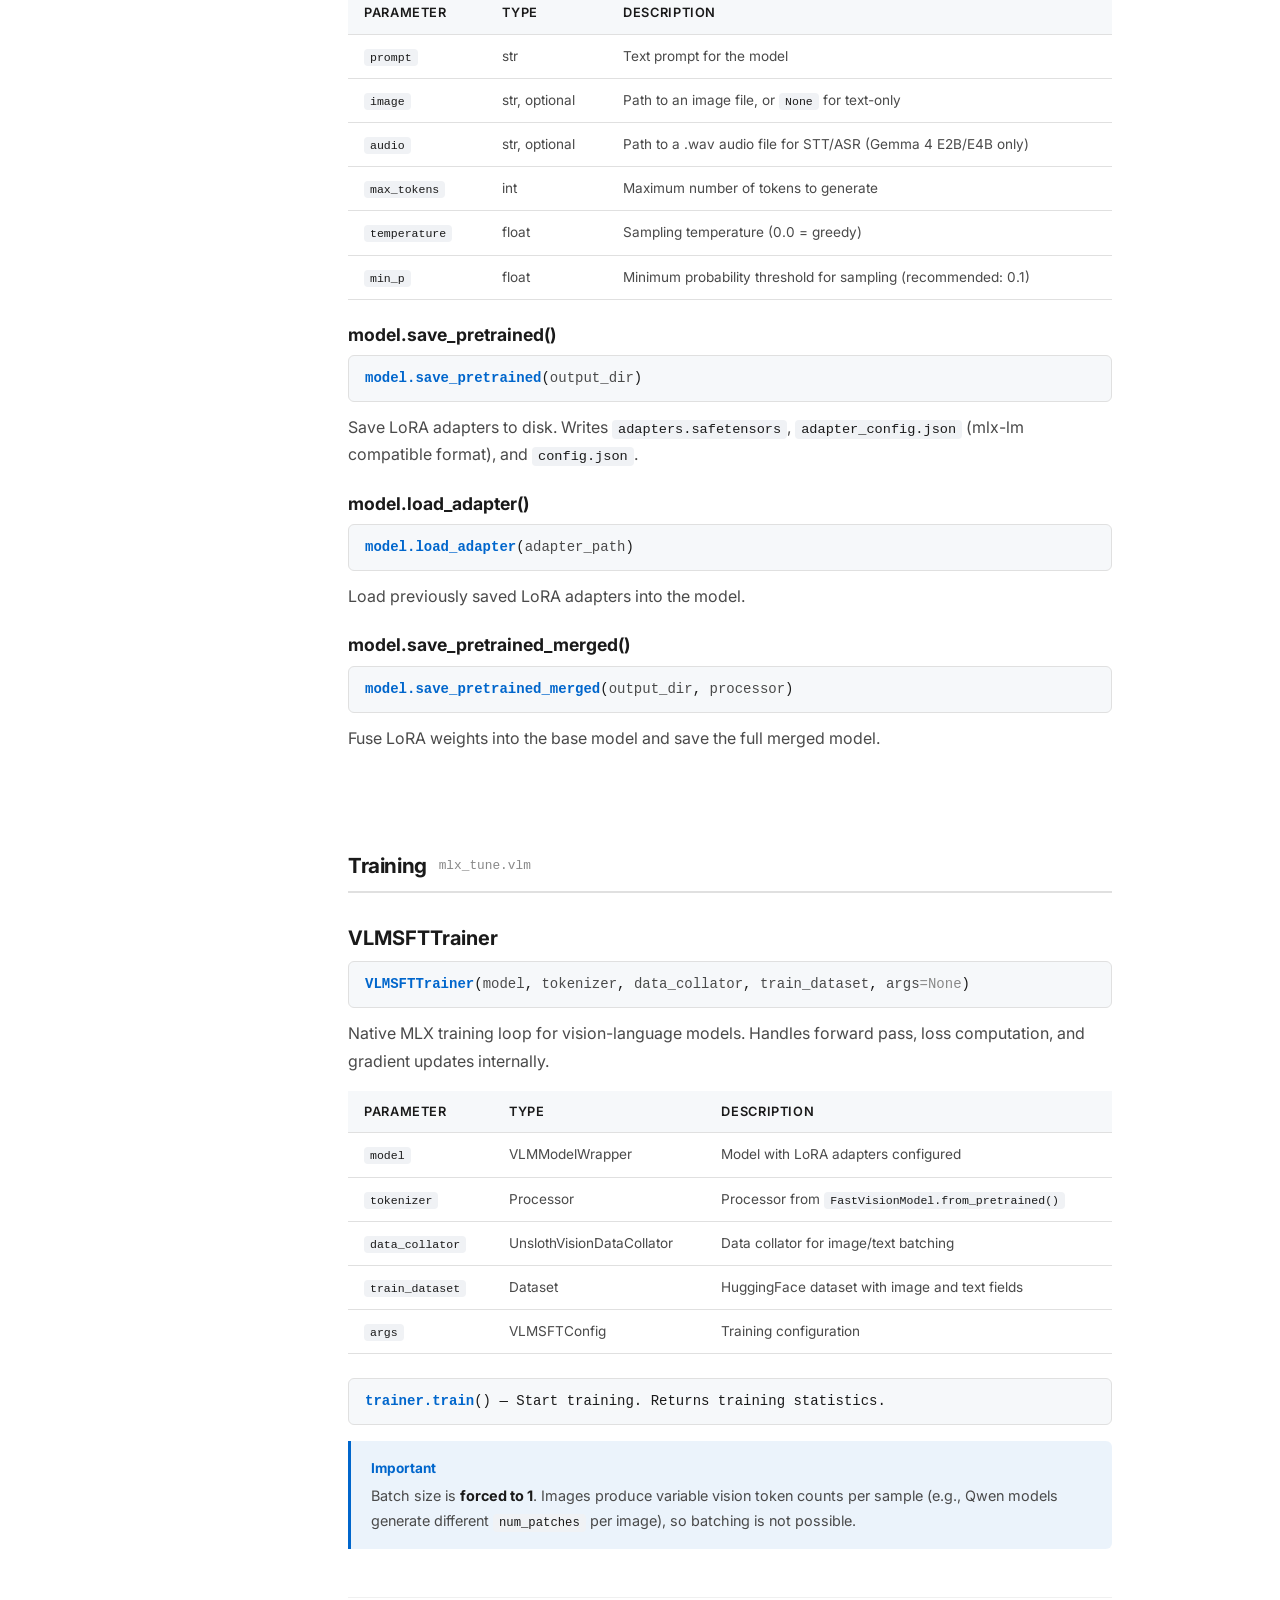
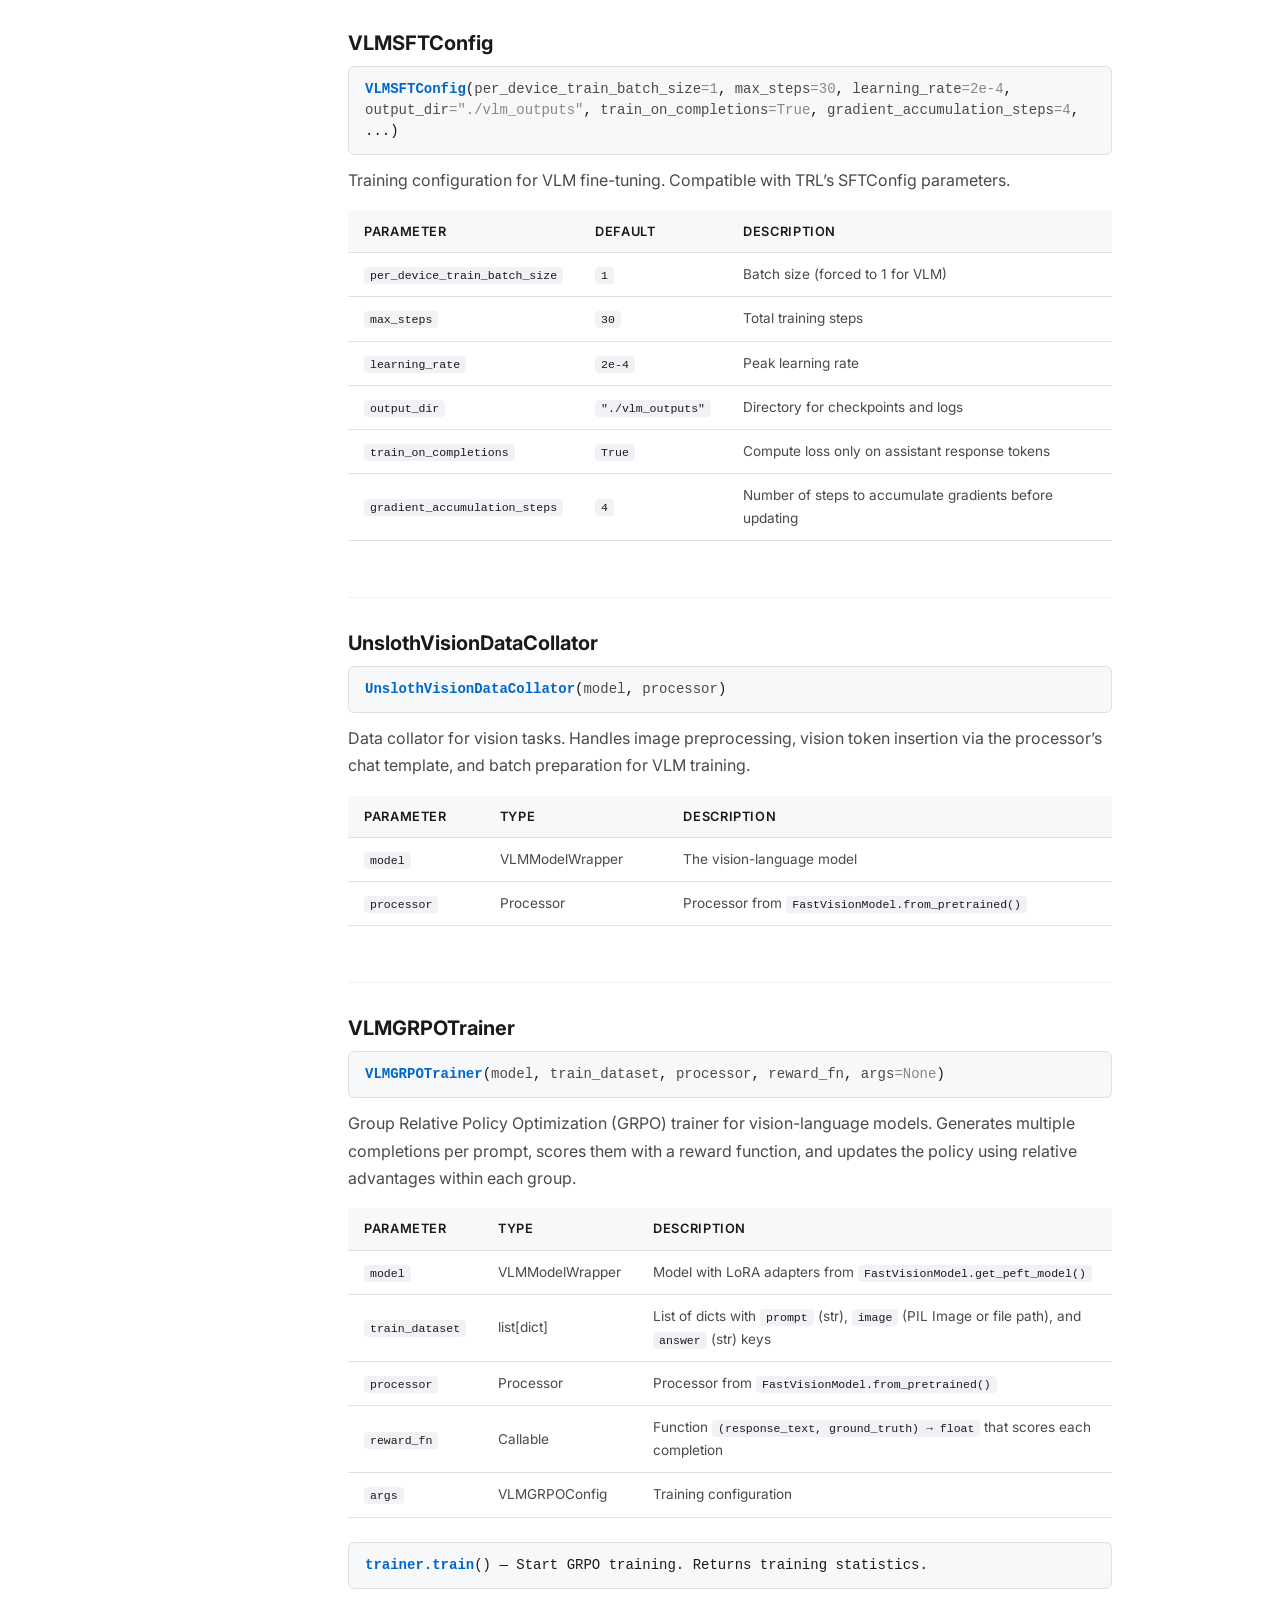
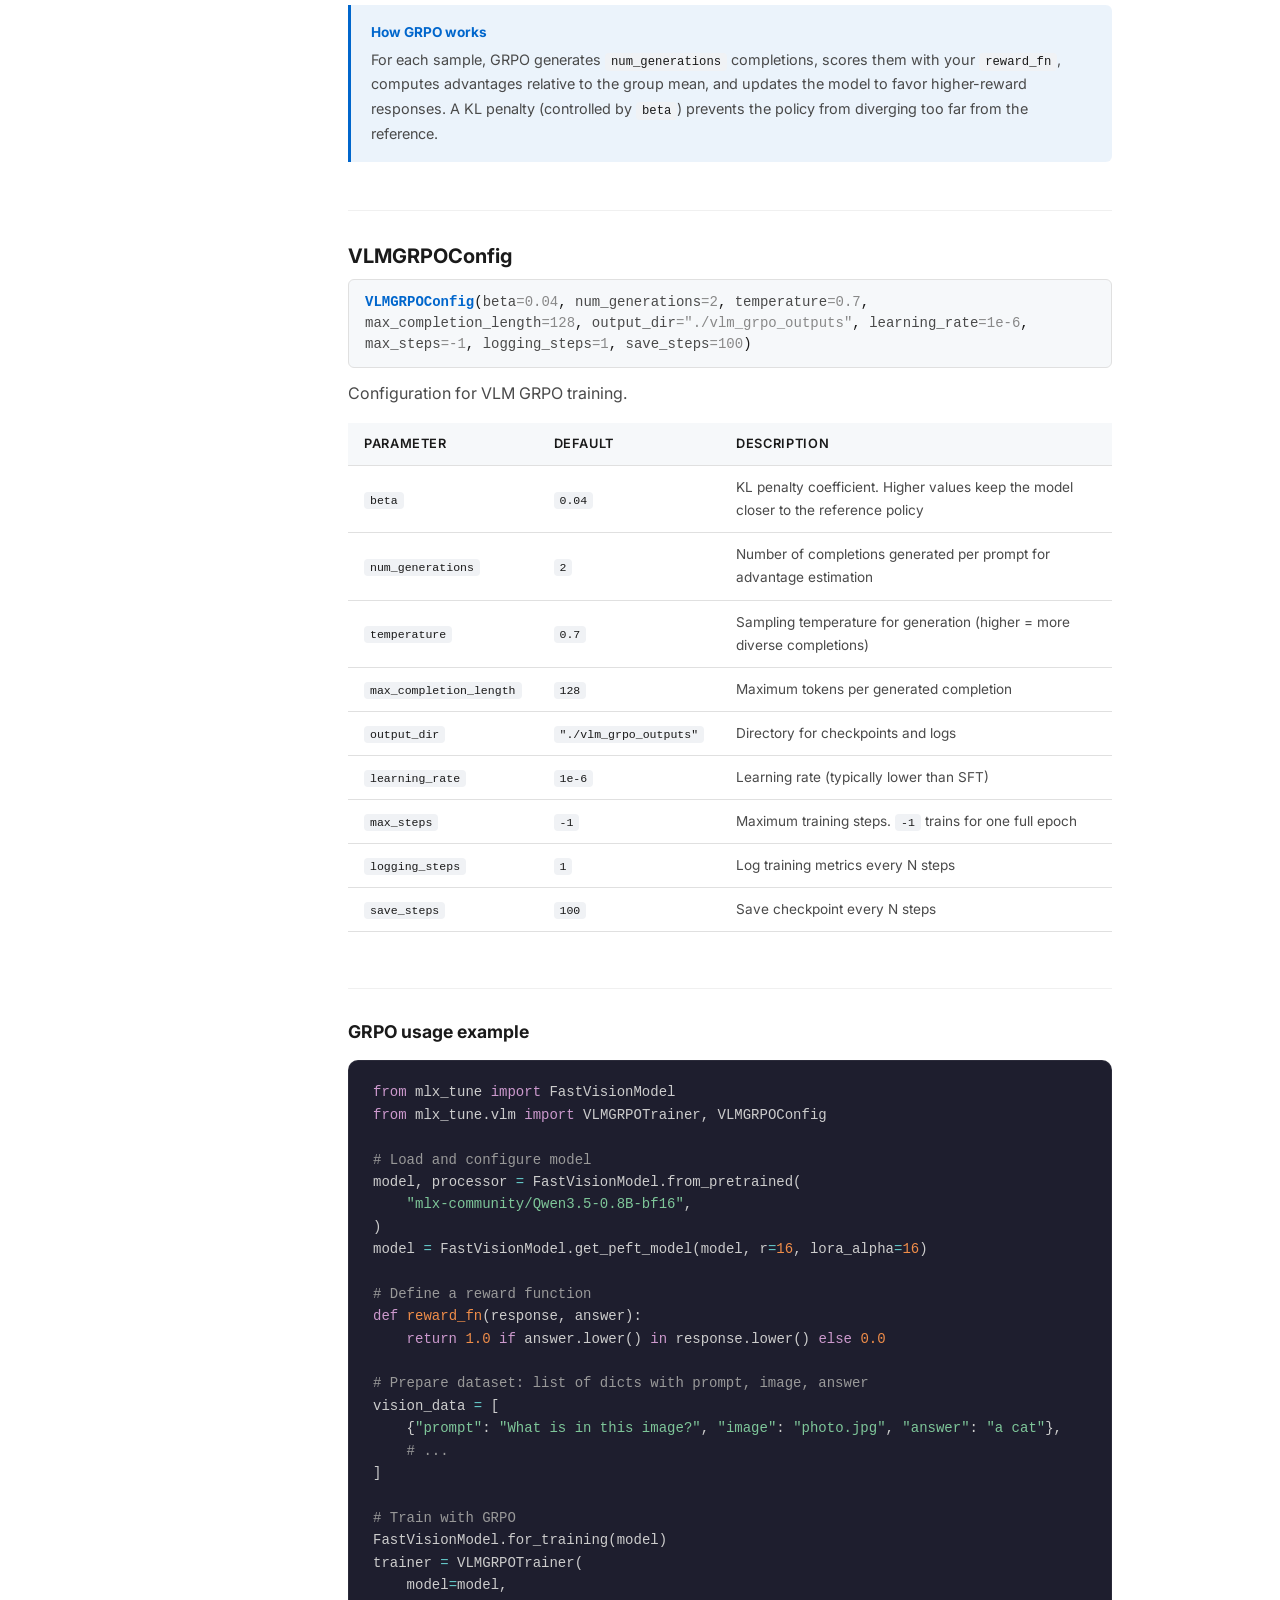
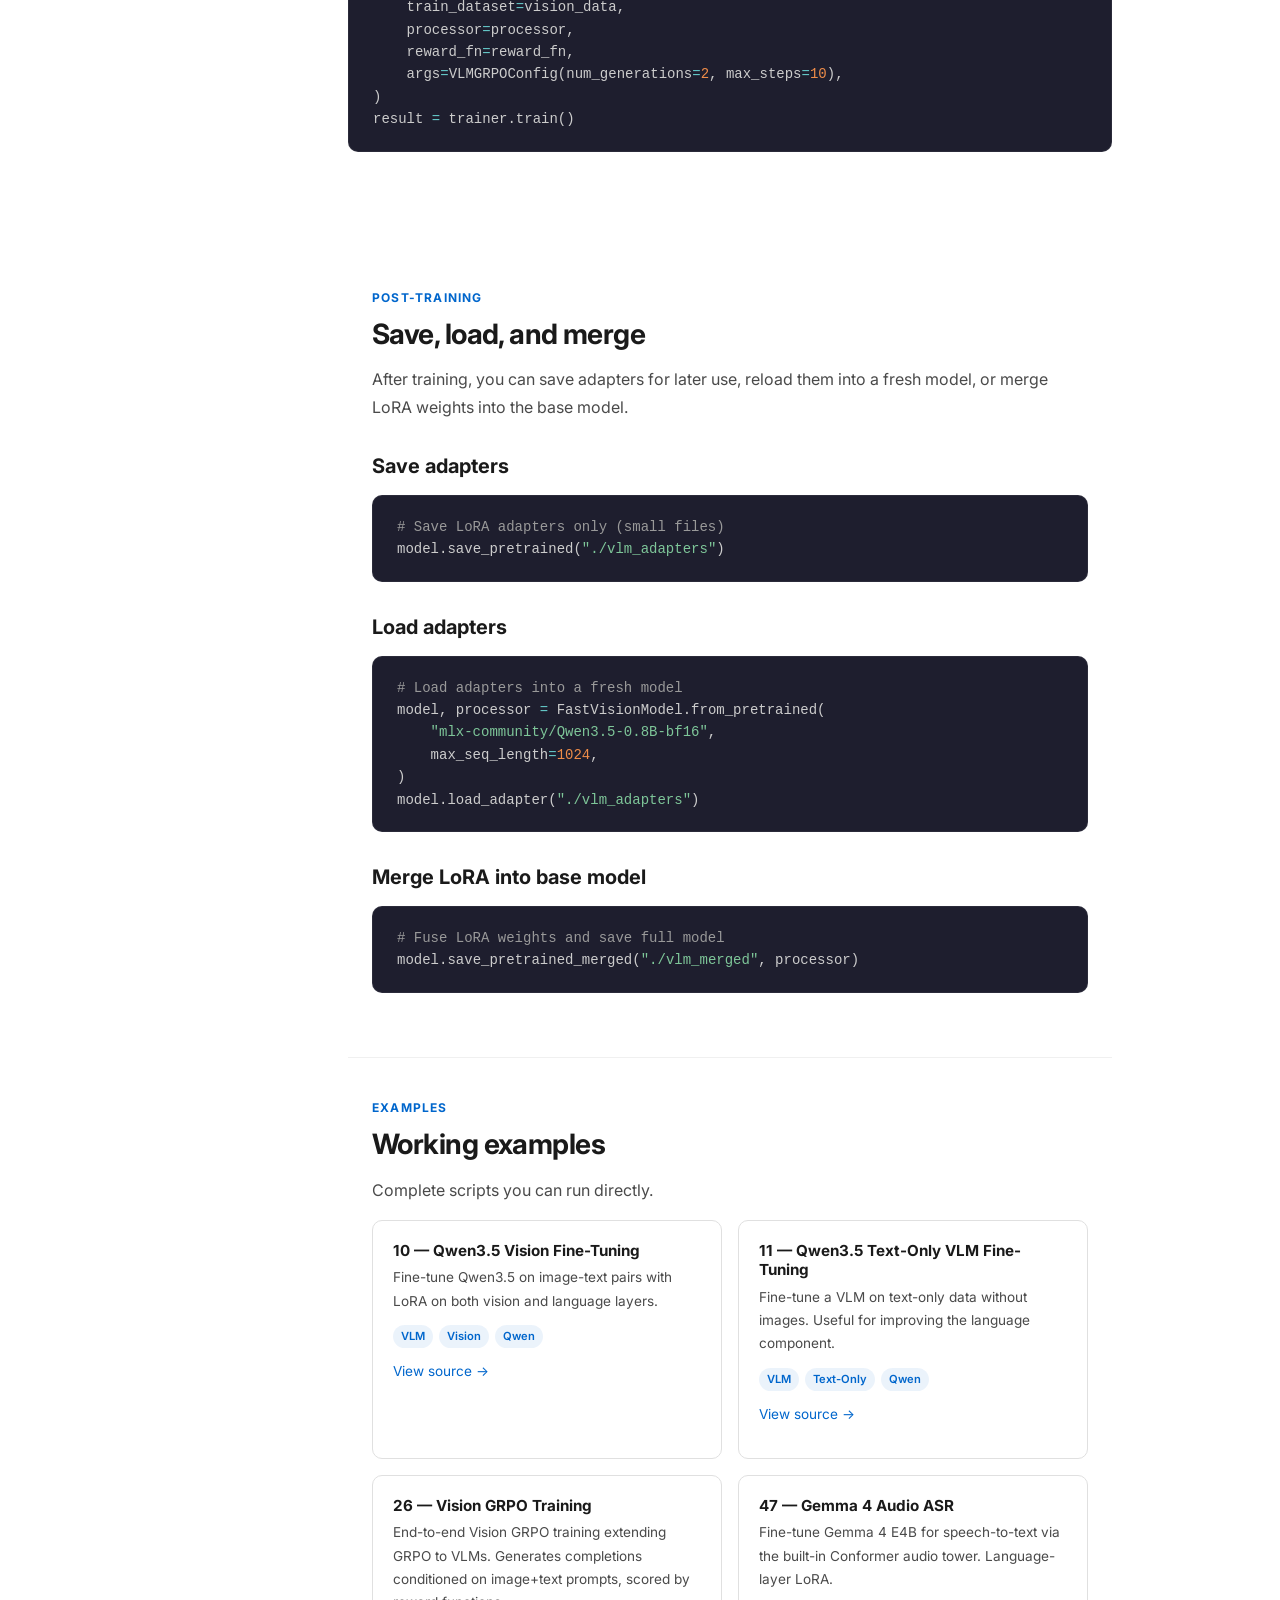
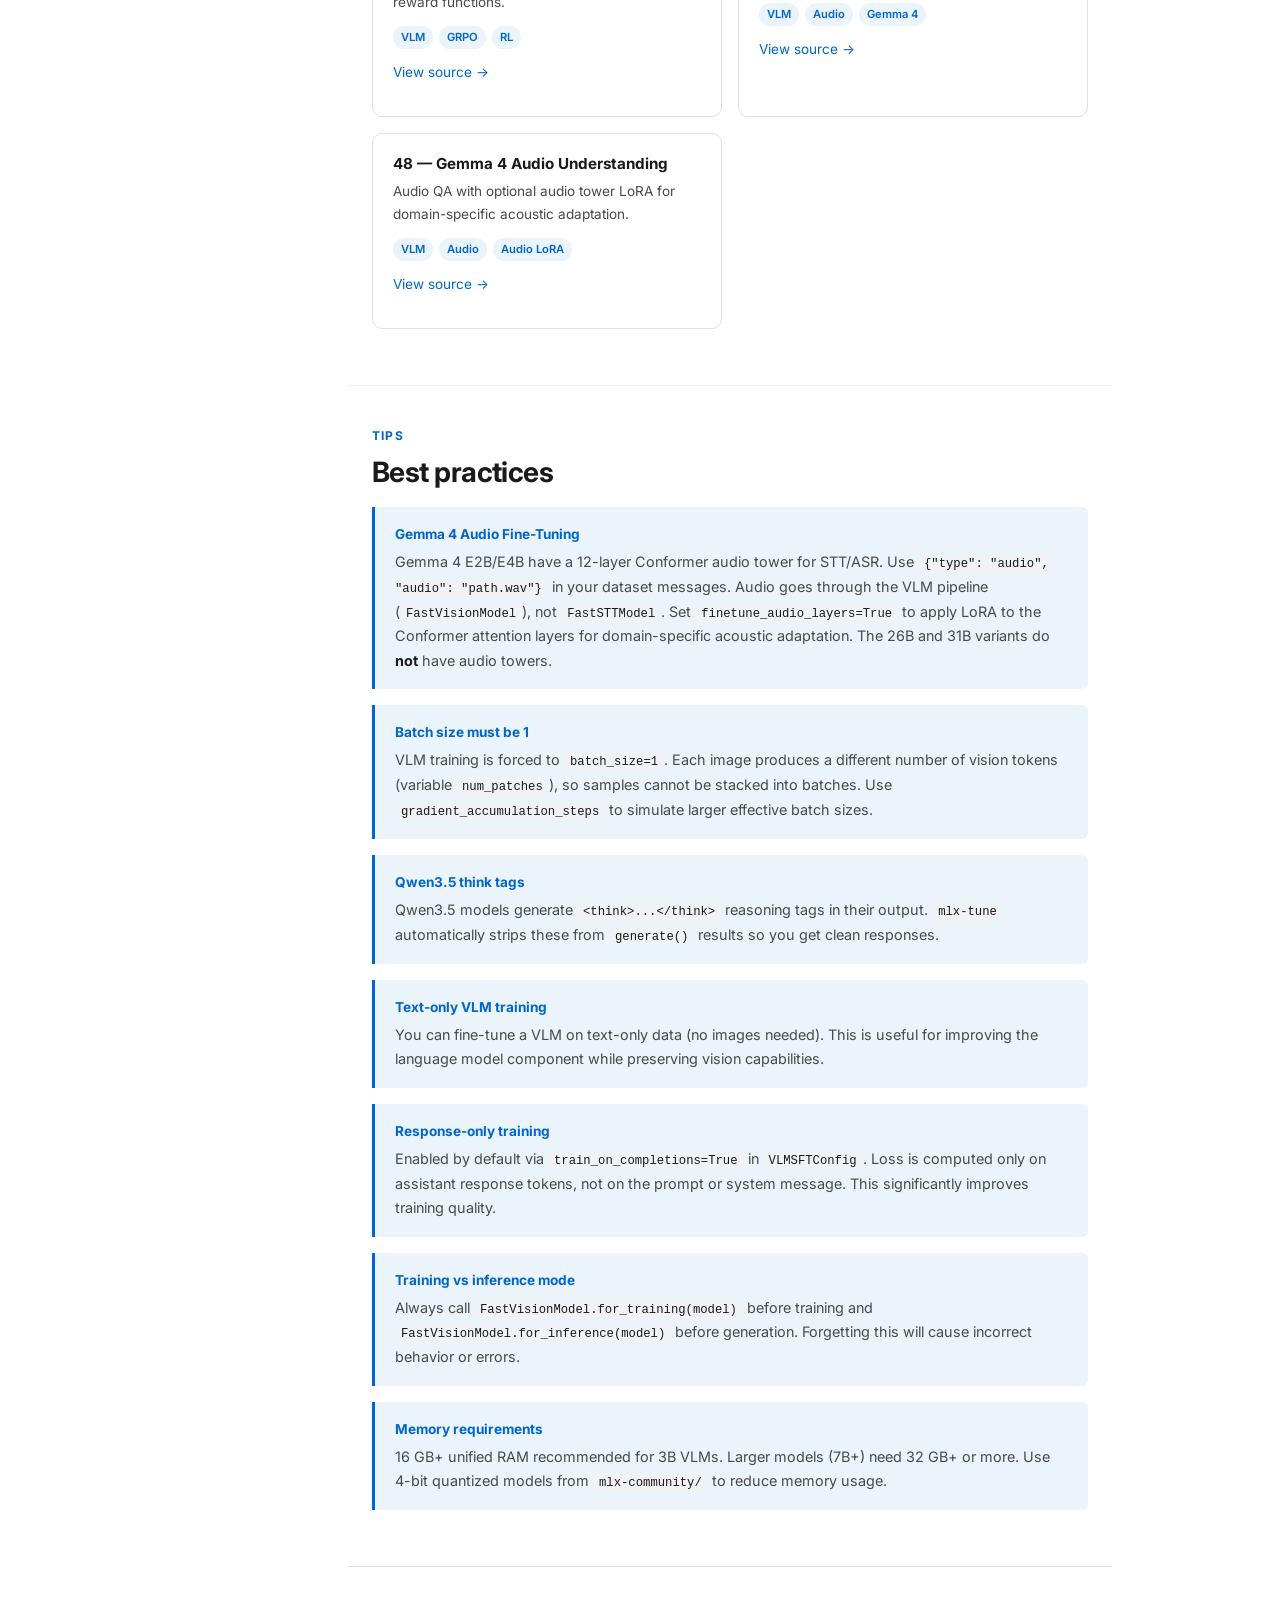
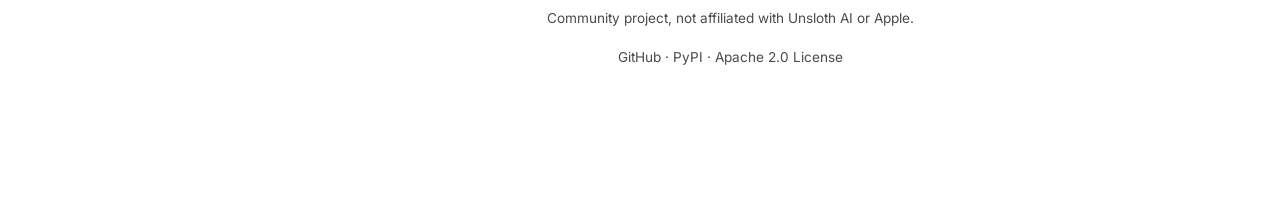
<file: docs/vlm.html>
<!DOCTYPE html>
<html lang="en" data-theme="light">
<head>
  <meta charset="UTF-8">
  <meta name="viewport" content="width=device-width, initial-scale=1.0">
  <title>Vision Model Fine-Tuning &mdash; mlx-tune Docs</title>
  <meta name="description" content="Fine-tune vision-language models like Qwen3.5 on Apple Silicon with mlx-tune. Real LoRA on both vision encoder and language model.">
  <link rel="icon" href="data:image/svg+xml,<svg xmlns='http://www.w3.org/2000/svg' viewBox='0 0 32 32'><rect width='32' height='32' rx='6' fill='%230d1117'/><text x='50%25' y='73%25' text-anchor='middle' font-family='system-ui,-apple-system,sans-serif' font-weight='900' font-size='22' fill='%23e6edf3'>m</text></svg>">
  <meta property="og:title" content="Vision Model Fine-Tuning - mlx-tune Docs">
  <meta property="og:image" content="https://arahim3.github.io/mlx-tune/assets/img/og-image.png?v=2">
  <link rel="preconnect" href="https://fonts.googleapis.com">
  <link rel="preconnect" href="https://fonts.gstatic.com" crossorigin>
  <link href="https://fonts.googleapis.com/css2?family=Inter:wght@400;600;700&display=swap" rel="stylesheet">
  <link rel="stylesheet" href="assets/css/prism-dark.css">
  <link rel="stylesheet" href="assets/css/style.css">
</head>
<body>

  <nav class="top-nav">
    <div class="nav-inner">
      <a href="index.html" class="nav-logo"><img src="assets/img/logo.png" alt="mlx-tune"></a>
      <ul class="nav-links">
        <li><a href="index.html">Home</a></li>
        <li><a href="llm.html">LLM</a></li>
        <li><a href="vlm.html" class="active">VLM</a></li>
        <li><a href="ocr.html">OCR</a></li>
        <li><a href="audio.html">Audio</a></li>
        <li><a href="workflow.html">Workflow</a></li>
        <li><a href="examples.html">Examples</a></li>
        <li><a href="troubleshooting.html">Troubleshooting</a></li>
      </ul>
      <div class="nav-right">
        <button class="search-trigger" aria-label="Search docs">
          <svg viewBox="0 0 16 16" fill="none" stroke="currentColor" stroke-width="1.5"><circle cx="6.5" cy="6.5" r="5"/><path d="M10.5 10.5L15 15"/></svg>
          Search
          <kbd>⌘K</kbd>
        </button>
        <a href="https://github.com/ARahim3/mlx-tune" class="github-link" target="_blank" rel="noopener" aria-label="GitHub"><svg viewBox="0 0 16 16"><path d="M8 0C3.58 0 0 3.58 0 8c0 3.54 2.29 6.53 5.47 7.59.4.07.55-.17.55-.38 0-.19-.01-.82-.01-1.49-2.01.37-2.53-.49-2.69-.94-.09-.23-.48-.94-.82-1.13-.28-.15-.68-.52-.01-.53.63-.01 1.08.58 1.23.82.72 1.21 1.87.87 2.33.66.07-.52.28-.87.51-1.07-1.78-.2-3.64-.89-3.64-3.95 0-.87.31-1.59.82-2.15-.08-.2-.36-1.02.08-2.12 0 0 .67-.21 2.2.82.64-.18 1.32-.27 2-.27.68 0 1.36.09 2 .27 1.53-1.04 2.2-.82 2.2-.82.44 1.1.16 1.92.08 2.12.51.56.82 1.27.82 2.15 0 3.07-1.87 3.75-3.65 3.95.29.25.54.73.54 1.48 0 1.07-.01 1.93-.01 2.2 0 .21.15.46.55.38A8.013 8.013 0 0016 8c0-4.42-3.58-8-8-8z" fill="currentColor"/></svg></a>
        <button class="theme-toggle" aria-label="Toggle theme"></button>
        <button class="mobile-toggle" aria-label="Menu">&#9776;</button>
      </div>
    </div>
  </nav>

  <!-- Search Modal -->
  <div class="search-overlay" role="dialog" aria-label="Search documentation">
    <div class="search-modal">
      <div class="search-input-wrap">
        <svg viewBox="0 0 16 16" fill="none" stroke="currentColor" stroke-width="1.5"><circle cx="6.5" cy="6.5" r="5"/><path d="M10.5 10.5L15 15"/></svg>
        <input type="text" class="search-input" placeholder="Search docs..." autocomplete="off" spellcheck="false">
        <span class="search-esc">esc</span>
      </div>
      <div class="search-results"></div>
      <div class="search-footer">
        <span class="search-footer-item"><kbd>&uarr;</kbd><kbd>&darr;</kbd> navigate</span>
        <span class="search-footer-item"><kbd>&crarr;</kbd> open</span>
        <span class="search-footer-item"><kbd>esc</kbd> close</span>
      </div>
    </div>
  </div>

  <!-- Back to Top -->
  <button class="back-to-top" aria-label="Back to top">
    <svg viewBox="0 0 16 16" fill="none" stroke="currentColor" stroke-width="2" stroke-linecap="round"><path d="M8 13V3M3 7l5-5 5 5"/></svg>
  </button>

  <div class="page-wrapper">
    <aside class="sidebar">
      <div class="sidebar-title">On This Page</div>
      <ul class="sidebar-nav">
        <li><a href="#quick-start">Quick Start</a></li>
        <li><a href="#FastVisionModel">FastVisionModel</a></li>
        <li class="sub-item"><a href="#VLMModelWrapper">VLMModelWrapper</a></li>
        <li><a href="#training">Training</a></li>
        <li class="sub-item"><a href="#VLMSFTTrainer">VLMSFTTrainer</a></li>
        <li class="sub-item"><a href="#VLMGRPOTrainer">VLMGRPOTrainer</a></li>
        <li><a href="#post-training">Post-Training</a></li>
        <li><a href="#examples">Examples</a></li>
        <li><a href="#tips">Tips</a></li>
      </ul>
    </aside>

    <main class="content">
      <h1>Vision Model Fine-Tuning</h1>
      <p>Fine-tune vision-language models like Gemma 4, Qwen3.5 on Apple Silicon. Real LoRA on both vision encoder and language model.</p>

      <!-- ===== Quick Start ===== -->
      <section class="section" id="quick-start">
        <div class="section-label">Quick Start</div>
        <h2 style="margin-top: 0;">VLM fine-tuning in 25 lines</h2>
        <p>A complete Qwen3.5 Vision fine-tuning pipeline.</p>

        <div class="code-block-wrapper"><button class="copy-btn">Copy</button>
<pre><code class="language-python">from mlx_tune import FastVisionModel, VLMSFTTrainer, VLMSFTConfig, UnslothVisionDataCollator
from datasets import load_dataset

# Load a vision-language model
model, processor = FastVisionModel.from_pretrained(
    "mlx-community/Qwen3.5-0.8B-bf16",
    max_seq_length=1024,
)

# Add LoRA to both vision encoder and language model
model = FastVisionModel.get_peft_model(
    model,
    finetune_vision_layers=True,
    finetune_language_layers=True,
    r=16, lora_alpha=16,
)

# Load your dataset
dataset = load_dataset("your-dataset", split="train[:100]")

# Train
FastVisionModel.for_training(model)
collator = UnslothVisionDataCollator(model, processor)
trainer = VLMSFTTrainer(
    model=model, tokenizer=processor,
    data_collator=collator, train_dataset=dataset,
    args=VLMSFTConfig(output_dir="./vlm_output", max_steps=30),
)
trainer.train()

# Inference
FastVisionModel.for_inference(model)
response = model.generate("Describe this image.", image="photo.jpg")
print(response)</code></pre>
        </div>
      </section>

      <!-- ===== FastVisionModel ===== -->
      <div class="api-module" id="FastVisionModel">
        <div class="api-module-header">
          <h2 style="margin:0;">FastVisionModel</h2>
          <span class="module-path">mlx_tune.vlm</span>
        </div>

        <div class="api-entry">
          <h3>FastVisionModel.from_pretrained()</h3>
          <div class="api-signature">
            <span class="api-name">FastVisionModel.from_pretrained</span>(<span class="api-param">model_name</span>, <span class="api-param">max_seq_length</span><span class="api-default">=None</span>, <span class="api-param">load_in_4bit</span><span class="api-default">=False</span>, ...) &rarr; <span class="api-param">Tuple[VLMModelWrapper, Processor]</span>
          </div>
          <p>Load a vision-language model from HuggingFace. Returns a model wrapper and a <strong>processor</strong> (not a tokenizer).</p>
          <table class="api-params">
            <thead><tr><th>Parameter</th><th>Type</th><th>Description</th></tr></thead>
            <tbody>
              <tr><td><code>model_name</code></td><td>str</td><td>HuggingFace model ID (e.g., <code>"mlx-community/Qwen3.5-0.8B-bf16"</code>) or local path</td></tr>
              <tr><td><code>max_seq_length</code></td><td>int, optional</td><td>Maximum sequence length for training/inference</td></tr>
              <tr><td><code>load_in_4bit</code></td><td>bool</td><td>Load model with 4-bit quantization</td></tr>
            </tbody>
          </table>

          <div class="callout" style="margin-top: 16px;">
            <div class="callout-title">Note</div>
            <p>Unlike <code>FastLanguageModel</code>, this returns a <strong>processor</strong> as the second value (not a tokenizer). The processor handles both text tokenization and image preprocessing.</p>
          </div>
        </div>

        <div class="api-entry">
          <h3>FastVisionModel.get_peft_model()</h3>
          <div class="api-signature">
            <span class="api-name">FastVisionModel.get_peft_model</span>(<span class="api-param">model</span>, <span class="api-param">finetune_vision_layers</span><span class="api-default">=True</span>, <span class="api-param">finetune_language_layers</span><span class="api-default">=True</span>, <span class="api-param">finetune_audio_layers</span><span class="api-default">=False</span>, <span class="api-param">finetune_attention_modules</span><span class="api-default">=True</span>, <span class="api-param">finetune_mlp_modules</span><span class="api-default">=True</span>, <span class="api-param">r</span><span class="api-default">=16</span>, <span class="api-param">lora_alpha</span><span class="api-default">=16</span>, ...) &rarr; <span class="api-param">VLMModelWrapper</span>
          </div>
          <p>Add LoRA adapters to vision, audio, and/or language components of the model.</p>
          <table class="api-params">
            <thead><tr><th>Parameter</th><th>Type</th><th>Default</th><th>Description</th></tr></thead>
            <tbody>
              <tr><td><code>finetune_vision_layers</code></td><td>bool</td><td><code>True</code></td><td>Apply LoRA to vision encoder layers</td></tr>
              <tr><td><code>finetune_language_layers</code></td><td>bool</td><td><code>True</code></td><td>Apply LoRA to language model layers</td></tr>
              <tr><td><code>finetune_audio_layers</code></td><td>bool</td><td><code>False</code></td><td>Apply LoRA to audio tower layers (Gemma 4 E2B/E4B Conformer)</td></tr>
              <tr><td><code>finetune_attention_modules</code></td><td>bool</td><td><code>True</code></td><td>Apply LoRA to attention modules (q, k, v, o projections)</td></tr>
              <tr><td><code>finetune_mlp_modules</code></td><td>bool</td><td><code>True</code></td><td>Apply LoRA to MLP/feed-forward modules</td></tr>
              <tr><td><code>r</code></td><td>int</td><td><code>16</code></td><td>LoRA rank (higher = more parameters, better quality)</td></tr>
              <tr><td><code>lora_alpha</code></td><td>int</td><td><code>16</code></td><td>LoRA scaling factor. Recommended: equal to <code>r</code></td></tr>
            </tbody>
          </table>
        </div>

        <div class="api-entry">
          <h3>FastVisionModel.for_training()</h3>
          <div class="api-signature">
            <span class="api-name">FastVisionModel.for_training</span>(<span class="api-param">model</span>)
          </div>
          <p>Enable training mode. <strong>Required</strong> before starting any training loop.</p>
        </div>

        <div class="api-entry">
          <h3>FastVisionModel.for_inference()</h3>
          <div class="api-signature">
            <span class="api-name">FastVisionModel.for_inference</span>(<span class="api-param">model</span>)
          </div>
          <p>Enable inference mode. Activates KV caching and disables dropout. <strong>Always call before generating.</strong></p>
        </div>
      </div>

      <!-- ===== VLMModelWrapper ===== -->
      <div class="api-module" id="VLMModelWrapper">
        <div class="api-module-header">
          <h2 style="margin:0;">VLMModelWrapper</h2>
          <span class="module-path">mlx_tune.vlm</span>
        </div>

        <div class="api-entry">
          <p>Wrapper returned by <code>FastVisionModel.from_pretrained()</code>. Provides Unsloth-compatible methods for generation, saving, and loading.</p>

          <h4>model.generate()</h4>
          <div class="api-signature">
            <span class="api-name">model.generate</span>(<span class="api-param">prompt</span>, <span class="api-param">image</span><span class="api-default">=None</span>, <span class="api-param">audio</span><span class="api-default">=None</span>, <span class="api-param">max_tokens</span><span class="api-default">=256</span>, <span class="api-param">temperature</span><span class="api-default">=0.0</span>, <span class="api-param">min_p</span><span class="api-default">=0.0</span>) &rarr; <span class="api-param">str</span>
          </div>
          <p>Generate a response from a text prompt with an optional image or audio. Works for vision+text, audio+text, and text-only inputs.</p>
          <table class="api-params">
            <thead><tr><th>Parameter</th><th>Type</th><th>Description</th></tr></thead>
            <tbody>
              <tr><td><code>prompt</code></td><td>str</td><td>Text prompt for the model</td></tr>
              <tr><td><code>image</code></td><td>str, optional</td><td>Path to an image file, or <code>None</code> for text-only</td></tr>
              <tr><td><code>audio</code></td><td>str, optional</td><td>Path to a .wav audio file for STT/ASR (Gemma 4 E2B/E4B only)</td></tr>
              <tr><td><code>max_tokens</code></td><td>int</td><td>Maximum number of tokens to generate</td></tr>
              <tr><td><code>temperature</code></td><td>float</td><td>Sampling temperature (0.0 = greedy)</td></tr>
              <tr><td><code>min_p</code></td><td>float</td><td>Minimum probability threshold for sampling (recommended: 0.1)</td></tr>
            </tbody>
          </table>

          <h4>model.save_pretrained()</h4>
          <div class="api-signature">
            <span class="api-name">model.save_pretrained</span>(<span class="api-param">output_dir</span>)
          </div>
          <p>Save LoRA adapters to disk. Writes <code>adapters.safetensors</code>, <code>adapter_config.json</code> (mlx-lm compatible format), and <code>config.json</code>.</p>

          <h4>model.load_adapter()</h4>
          <div class="api-signature">
            <span class="api-name">model.load_adapter</span>(<span class="api-param">adapter_path</span>)
          </div>
          <p>Load previously saved LoRA adapters into the model.</p>

          <h4>model.save_pretrained_merged()</h4>
          <div class="api-signature">
            <span class="api-name">model.save_pretrained_merged</span>(<span class="api-param">output_dir</span>, <span class="api-param">processor</span>)
          </div>
          <p>Fuse LoRA weights into the base model and save the full merged model.</p>
        </div>
      </div>

      <!-- ===== Training ===== -->
      <div class="api-module" id="training">
        <div class="api-module-header">
          <h2 style="margin:0;">Training</h2>
          <span class="module-path">mlx_tune.vlm</span>
        </div>

        <div class="api-entry" id="VLMSFTTrainer">
          <h3>VLMSFTTrainer</h3>
          <div class="api-signature">
            <span class="api-name">VLMSFTTrainer</span>(<span class="api-param">model</span>, <span class="api-param">tokenizer</span>, <span class="api-param">data_collator</span>, <span class="api-param">train_dataset</span>, <span class="api-param">args</span><span class="api-default">=None</span>)
          </div>
          <p>Native MLX training loop for vision-language models. Handles forward pass, loss computation, and gradient updates internally.</p>
          <table class="api-params">
            <thead><tr><th>Parameter</th><th>Type</th><th>Description</th></tr></thead>
            <tbody>
              <tr><td><code>model</code></td><td>VLMModelWrapper</td><td>Model with LoRA adapters configured</td></tr>
              <tr><td><code>tokenizer</code></td><td>Processor</td><td>Processor from <code>FastVisionModel.from_pretrained()</code></td></tr>
              <tr><td><code>data_collator</code></td><td>UnslothVisionDataCollator</td><td>Data collator for image/text batching</td></tr>
              <tr><td><code>train_dataset</code></td><td>Dataset</td><td>HuggingFace dataset with image and text fields</td></tr>
              <tr><td><code>args</code></td><td>VLMSFTConfig</td><td>Training configuration</td></tr>
            </tbody>
          </table>
          <div class="api-signature" style="margin-top:12px;"><span class="api-name">trainer.train</span>() &mdash; Start training. Returns training statistics.</div>

          <div class="callout" style="margin-top: 16px;">
            <div class="callout-title">Important</div>
            <p>Batch size is <strong>forced to 1</strong>. Images produce variable vision token counts per sample (e.g., Qwen models generate different <code>num_patches</code> per image), so batching is not possible.</p>
          </div>
        </div>

        <div class="api-entry">
          <h3>VLMSFTConfig</h3>
          <div class="api-signature">
            <span class="api-name">VLMSFTConfig</span>(<span class="api-param">per_device_train_batch_size</span><span class="api-default">=1</span>, <span class="api-param">max_steps</span><span class="api-default">=30</span>, <span class="api-param">learning_rate</span><span class="api-default">=2e-4</span>, <span class="api-param">output_dir</span><span class="api-default">="./vlm_outputs"</span>, <span class="api-param">train_on_completions</span><span class="api-default">=True</span>, <span class="api-param">gradient_accumulation_steps</span><span class="api-default">=4</span>, ...)
          </div>
          <p>Training configuration for VLM fine-tuning. Compatible with TRL&rsquo;s SFTConfig parameters.</p>
          <table class="api-params">
            <thead><tr><th>Parameter</th><th>Default</th><th>Description</th></tr></thead>
            <tbody>
              <tr><td><code>per_device_train_batch_size</code></td><td><code>1</code></td><td>Batch size (forced to 1 for VLM)</td></tr>
              <tr><td><code>max_steps</code></td><td><code>30</code></td><td>Total training steps</td></tr>
              <tr><td><code>learning_rate</code></td><td><code>2e-4</code></td><td>Peak learning rate</td></tr>
              <tr><td><code>output_dir</code></td><td><code>"./vlm_outputs"</code></td><td>Directory for checkpoints and logs</td></tr>
              <tr><td><code>train_on_completions</code></td><td><code>True</code></td><td>Compute loss only on assistant response tokens</td></tr>
              <tr><td><code>gradient_accumulation_steps</code></td><td><code>4</code></td><td>Number of steps to accumulate gradients before updating</td></tr>
            </tbody>
          </table>
        </div>

        <div class="api-entry">
          <h3>UnslothVisionDataCollator</h3>
          <div class="api-signature">
            <span class="api-name">UnslothVisionDataCollator</span>(<span class="api-param">model</span>, <span class="api-param">processor</span>)
          </div>
          <p>Data collator for vision tasks. Handles image preprocessing, vision token insertion via the processor&rsquo;s chat template, and batch preparation for VLM training.</p>
          <table class="api-params">
            <thead><tr><th>Parameter</th><th>Type</th><th>Description</th></tr></thead>
            <tbody>
              <tr><td><code>model</code></td><td>VLMModelWrapper</td><td>The vision-language model</td></tr>
              <tr><td><code>processor</code></td><td>Processor</td><td>Processor from <code>FastVisionModel.from_pretrained()</code></td></tr>
            </tbody>
          </table>
        </div>

        <div class="api-entry" id="VLMGRPOTrainer">
          <h3>VLMGRPOTrainer</h3>
          <div class="api-signature">
            <span class="api-name">VLMGRPOTrainer</span>(<span class="api-param">model</span>, <span class="api-param">train_dataset</span>, <span class="api-param">processor</span>, <span class="api-param">reward_fn</span>, <span class="api-param">args</span><span class="api-default">=None</span>)
          </div>
          <p>Group Relative Policy Optimization (GRPO) trainer for vision-language models. Generates multiple completions per prompt, scores them with a reward function, and updates the policy using relative advantages within each group.</p>
          <table class="api-params">
            <thead><tr><th>Parameter</th><th>Type</th><th>Description</th></tr></thead>
            <tbody>
              <tr><td><code>model</code></td><td>VLMModelWrapper</td><td>Model with LoRA adapters from <code>FastVisionModel.get_peft_model()</code></td></tr>
              <tr><td><code>train_dataset</code></td><td>list[dict]</td><td>List of dicts with <code>prompt</code> (str), <code>image</code> (PIL Image or file path), and <code>answer</code> (str) keys</td></tr>
              <tr><td><code>processor</code></td><td>Processor</td><td>Processor from <code>FastVisionModel.from_pretrained()</code></td></tr>
              <tr><td><code>reward_fn</code></td><td>Callable</td><td>Function <code>(response_text, ground_truth) &rarr; float</code> that scores each completion</td></tr>
              <tr><td><code>args</code></td><td>VLMGRPOConfig</td><td>Training configuration</td></tr>
            </tbody>
          </table>
          <div class="api-signature" style="margin-top:12px;"><span class="api-name">trainer.train</span>() &mdash; Start GRPO training. Returns training statistics.</div>

          <div class="callout" style="margin-top: 16px;">
            <div class="callout-title">How GRPO works</div>
            <p>For each sample, GRPO generates <code>num_generations</code> completions, scores them with your <code>reward_fn</code>, computes advantages relative to the group mean, and updates the model to favor higher-reward responses. A KL penalty (controlled by <code>beta</code>) prevents the policy from diverging too far from the reference.</p>
          </div>
        </div>

        <div class="api-entry">
          <h3>VLMGRPOConfig</h3>
          <div class="api-signature">
            <span class="api-name">VLMGRPOConfig</span>(<span class="api-param">beta</span><span class="api-default">=0.04</span>, <span class="api-param">num_generations</span><span class="api-default">=2</span>, <span class="api-param">temperature</span><span class="api-default">=0.7</span>, <span class="api-param">max_completion_length</span><span class="api-default">=128</span>, <span class="api-param">output_dir</span><span class="api-default">="./vlm_grpo_outputs"</span>, <span class="api-param">learning_rate</span><span class="api-default">=1e-6</span>, <span class="api-param">max_steps</span><span class="api-default">=-1</span>, <span class="api-param">logging_steps</span><span class="api-default">=1</span>, <span class="api-param">save_steps</span><span class="api-default">=100</span>)
          </div>
          <p>Configuration for VLM GRPO training.</p>
          <table class="api-params">
            <thead><tr><th>Parameter</th><th>Default</th><th>Description</th></tr></thead>
            <tbody>
              <tr><td><code>beta</code></td><td><code>0.04</code></td><td>KL penalty coefficient. Higher values keep the model closer to the reference policy</td></tr>
              <tr><td><code>num_generations</code></td><td><code>2</code></td><td>Number of completions generated per prompt for advantage estimation</td></tr>
              <tr><td><code>temperature</code></td><td><code>0.7</code></td><td>Sampling temperature for generation (higher = more diverse completions)</td></tr>
              <tr><td><code>max_completion_length</code></td><td><code>128</code></td><td>Maximum tokens per generated completion</td></tr>
              <tr><td><code>output_dir</code></td><td><code>"./vlm_grpo_outputs"</code></td><td>Directory for checkpoints and logs</td></tr>
              <tr><td><code>learning_rate</code></td><td><code>1e-6</code></td><td>Learning rate (typically lower than SFT)</td></tr>
              <tr><td><code>max_steps</code></td><td><code>-1</code></td><td>Maximum training steps. <code>-1</code> trains for one full epoch</td></tr>
              <tr><td><code>logging_steps</code></td><td><code>1</code></td><td>Log training metrics every N steps</td></tr>
              <tr><td><code>save_steps</code></td><td><code>100</code></td><td>Save checkpoint every N steps</td></tr>
            </tbody>
          </table>
        </div>

        <div class="api-entry">
          <h4>GRPO usage example</h4>
          <div class="code-block-wrapper"><button class="copy-btn">Copy</button>
<pre><code class="language-python">from mlx_tune import FastVisionModel
from mlx_tune.vlm import VLMGRPOTrainer, VLMGRPOConfig

# Load and configure model
model, processor = FastVisionModel.from_pretrained(
    "mlx-community/Qwen3.5-0.8B-bf16",
)
model = FastVisionModel.get_peft_model(model, r=16, lora_alpha=16)

# Define a reward function
def reward_fn(response, answer):
    return 1.0 if answer.lower() in response.lower() else 0.0

# Prepare dataset: list of dicts with prompt, image, answer
vision_data = [
    {"prompt": "What is in this image?", "image": "photo.jpg", "answer": "a cat"},
    # ...
]

# Train with GRPO
FastVisionModel.for_training(model)
trainer = VLMGRPOTrainer(
    model=model,
    train_dataset=vision_data,
    processor=processor,
    reward_fn=reward_fn,
    args=VLMGRPOConfig(num_generations=2, max_steps=10),
)
result = trainer.train()</code></pre>
          </div>
        </div>
      </div>

      <!-- ===== Post-Training ===== -->
      <section class="section" id="post-training">
        <div class="section-label">Post-Training</div>
        <h2 style="margin-top: 0;">Save, load, and merge</h2>
        <p>After training, you can save adapters for later use, reload them into a fresh model, or merge LoRA weights into the base model.</p>

        <h3>Save adapters</h3>
        <div class="code-block-wrapper"><button class="copy-btn">Copy</button>
<pre><code class="language-python"># Save LoRA adapters only (small files)
model.save_pretrained("./vlm_adapters")</code></pre>
        </div>

        <h3>Load adapters</h3>
        <div class="code-block-wrapper"><button class="copy-btn">Copy</button>
<pre><code class="language-python"># Load adapters into a fresh model
model, processor = FastVisionModel.from_pretrained(
    "mlx-community/Qwen3.5-0.8B-bf16",
    max_seq_length=1024,
)
model.load_adapter("./vlm_adapters")</code></pre>
        </div>

        <h3>Merge LoRA into base model</h3>
        <div class="code-block-wrapper"><button class="copy-btn">Copy</button>
<pre><code class="language-python"># Fuse LoRA weights and save full model
model.save_pretrained_merged("./vlm_merged", processor)</code></pre>
        </div>
      </section>

      <!-- ===== Examples ===== -->
      <section class="section" id="examples">
        <div class="section-label">Examples</div>
        <h2 style="margin-top: 0;">Working examples</h2>
        <p>Complete scripts you can run directly.</p>

        <div class="example-grid">
          <div class="example-card">
            <h4>10 &mdash; Qwen3.5 Vision Fine-Tuning</h4>
            <p>Fine-tune Qwen3.5 on image-text pairs with LoRA on both vision and language layers.</p>
            <div class="example-tags"><span class="example-tag">VLM</span><span class="example-tag">Vision</span><span class="example-tag">Qwen</span></div>
            <p><a href="https://github.com/ARahim3/mlx-tune/blob/main/examples/10_qwen35_vision_finetuning.py" target="_blank">View source &rarr;</a></p>
          </div>

          <div class="example-card">
            <h4>11 &mdash; Qwen3.5 Text-Only VLM Fine-Tuning</h4>
            <p>Fine-tune a VLM on text-only data without images. Useful for improving the language component.</p>
            <div class="example-tags"><span class="example-tag">VLM</span><span class="example-tag">Text-Only</span><span class="example-tag">Qwen</span></div>
            <p><a href="https://github.com/ARahim3/mlx-tune/blob/main/examples/11_qwen35_text_only_vlm.py" target="_blank">View source &rarr;</a></p>
          </div>

          <div class="example-card">
            <h4>26 &mdash; Vision GRPO Training</h4>
            <p>End-to-end Vision GRPO training extending GRPO to VLMs. Generates completions conditioned on image+text prompts, scored by reward functions.</p>
            <div class="example-tags"><span class="example-tag">VLM</span><span class="example-tag">GRPO</span><span class="example-tag">RL</span></div>
            <p><a href="https://github.com/ARahim3/mlx-tune/blob/main/examples/26_vision_grpo_training.py" target="_blank">View source &rarr;</a></p>
          </div>

          <div class="example-card">
            <h4>47 &mdash; Gemma 4 Audio ASR</h4>
            <p>Fine-tune Gemma 4 E4B for speech-to-text via the built-in Conformer audio tower. Language-layer LoRA.</p>
            <div class="example-tags"><span class="example-tag">VLM</span><span class="example-tag">Audio</span><span class="example-tag">Gemma 4</span></div>
            <p><a href="https://github.com/ARahim3/mlx-tune/blob/main/examples/47_gemma4_audio_asr_finetuning.py" target="_blank">View source &rarr;</a></p>
          </div>

          <div class="example-card">
            <h4>48 &mdash; Gemma 4 Audio Understanding</h4>
            <p>Audio QA with optional audio tower LoRA for domain-specific acoustic adaptation.</p>
            <div class="example-tags"><span class="example-tag">VLM</span><span class="example-tag">Audio</span><span class="example-tag">Audio LoRA</span></div>
            <p><a href="https://github.com/ARahim3/mlx-tune/blob/main/examples/48_gemma4_audio_understanding.py" target="_blank">View source &rarr;</a></p>
          </div>
        </div>
      </section>

      <!-- ===== Tips ===== -->
      <section class="section" id="tips">
        <div class="section-label">Tips</div>
        <h2 style="margin-top: 0;">Best practices</h2>

        <div class="callout">
          <div class="callout-title">Gemma 4 Audio Fine-Tuning</div>
          <p>Gemma 4 E2B/E4B have a 12-layer Conformer audio tower for STT/ASR. Use <code>{"type": "audio", "audio": "path.wav"}</code> in your dataset messages. Audio goes through the VLM pipeline (<code>FastVisionModel</code>), not <code>FastSTTModel</code>. Set <code>finetune_audio_layers=True</code> to apply LoRA to the Conformer attention layers for domain-specific acoustic adaptation. The 26B and 31B variants do <strong>not</strong> have audio towers.</p>
        </div>

        <div class="callout">
          <div class="callout-title">Batch size must be 1</div>
          <p>VLM training is forced to <code>batch_size=1</code>. Each image produces a different number of vision tokens (variable <code>num_patches</code>), so samples cannot be stacked into batches. Use <code>gradient_accumulation_steps</code> to simulate larger effective batch sizes.</p>
        </div>

        <div class="callout">
          <div class="callout-title">Qwen3.5 think tags</div>
          <p>Qwen3.5 models generate <code>&lt;think&gt;...&lt;/think&gt;</code> reasoning tags in their output. <code>mlx-tune</code> automatically strips these from <code>generate()</code> results so you get clean responses.</p>
        </div>

        <div class="callout">
          <div class="callout-title">Text-only VLM training</div>
          <p>You can fine-tune a VLM on text-only data (no images needed). This is useful for improving the language model component while preserving vision capabilities.</p>
        </div>

        <div class="callout">
          <div class="callout-title">Response-only training</div>
          <p>Enabled by default via <code>train_on_completions=True</code> in <code>VLMSFTConfig</code>. Loss is computed only on assistant response tokens, not on the prompt or system message. This significantly improves training quality.</p>
        </div>

        <div class="callout">
          <div class="callout-title">Training vs inference mode</div>
          <p>Always call <code>FastVisionModel.for_training(model)</code> before training and <code>FastVisionModel.for_inference(model)</code> before generation. Forgetting this will cause incorrect behavior or errors.</p>
        </div>

        <div class="callout">
          <div class="callout-title">Memory requirements</div>
          <p>16 GB+ unified RAM recommended for 3B VLMs. Larger models (7B+) need 32 GB+ or more. Use 4-bit quantized models from <code>mlx-community/</code> to reduce memory usage.</p>
        </div>
      </section>

      <footer class="footer">
        <p>Community project, not affiliated with Unsloth AI or Apple.</p>
        <p><a href="https://github.com/ARahim3/mlx-tune">GitHub</a> &middot; <a href="https://pypi.org/project/mlx-tune/">PyPI</a> &middot; Apache 2.0 License</p>
      </footer>
    </main>
  </div>

  <script src="assets/js/prism.min.js"></script>
  <script src="assets/js/prism-python.min.js"></script>
  <script src="assets/js/prism-bash.min.js"></script>
  <script src="assets/js/search-index.js"></script>
  <script src="assets/js/main.js"></script>
</body>
</html>
</file>
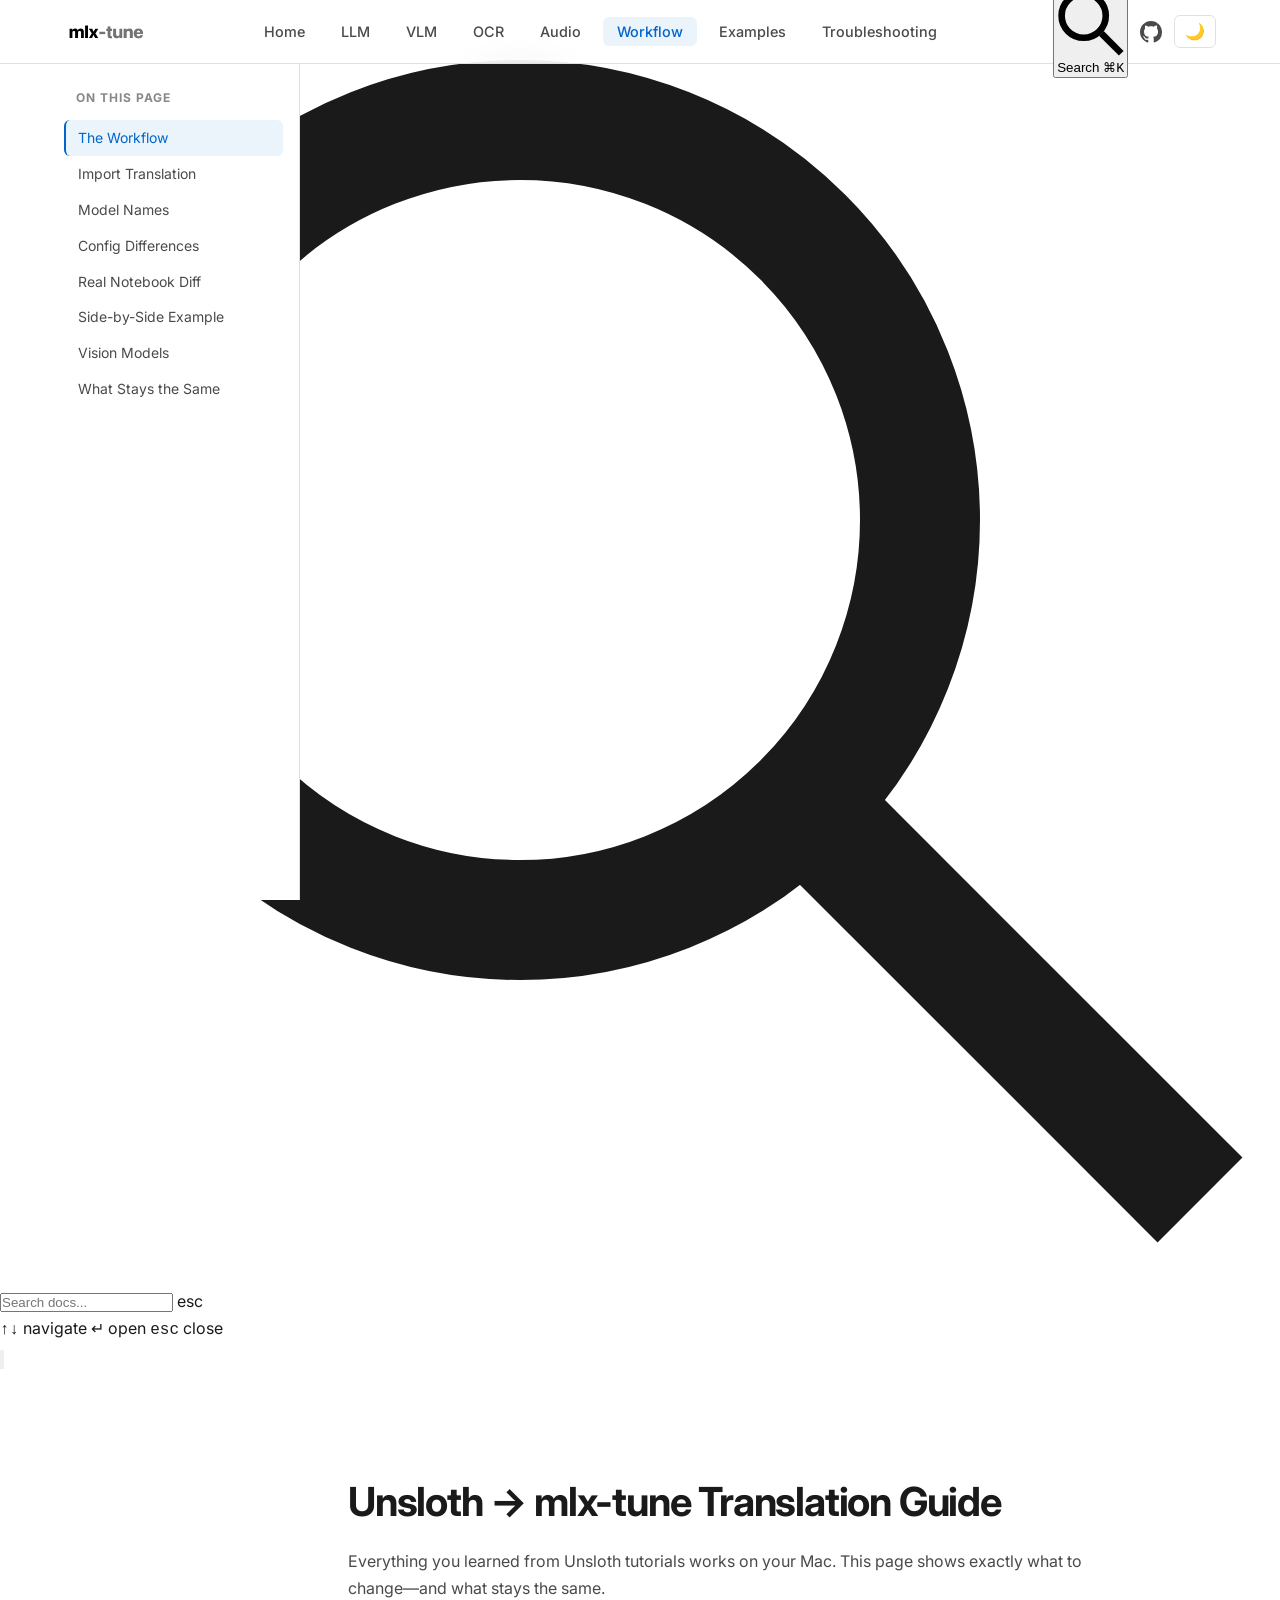
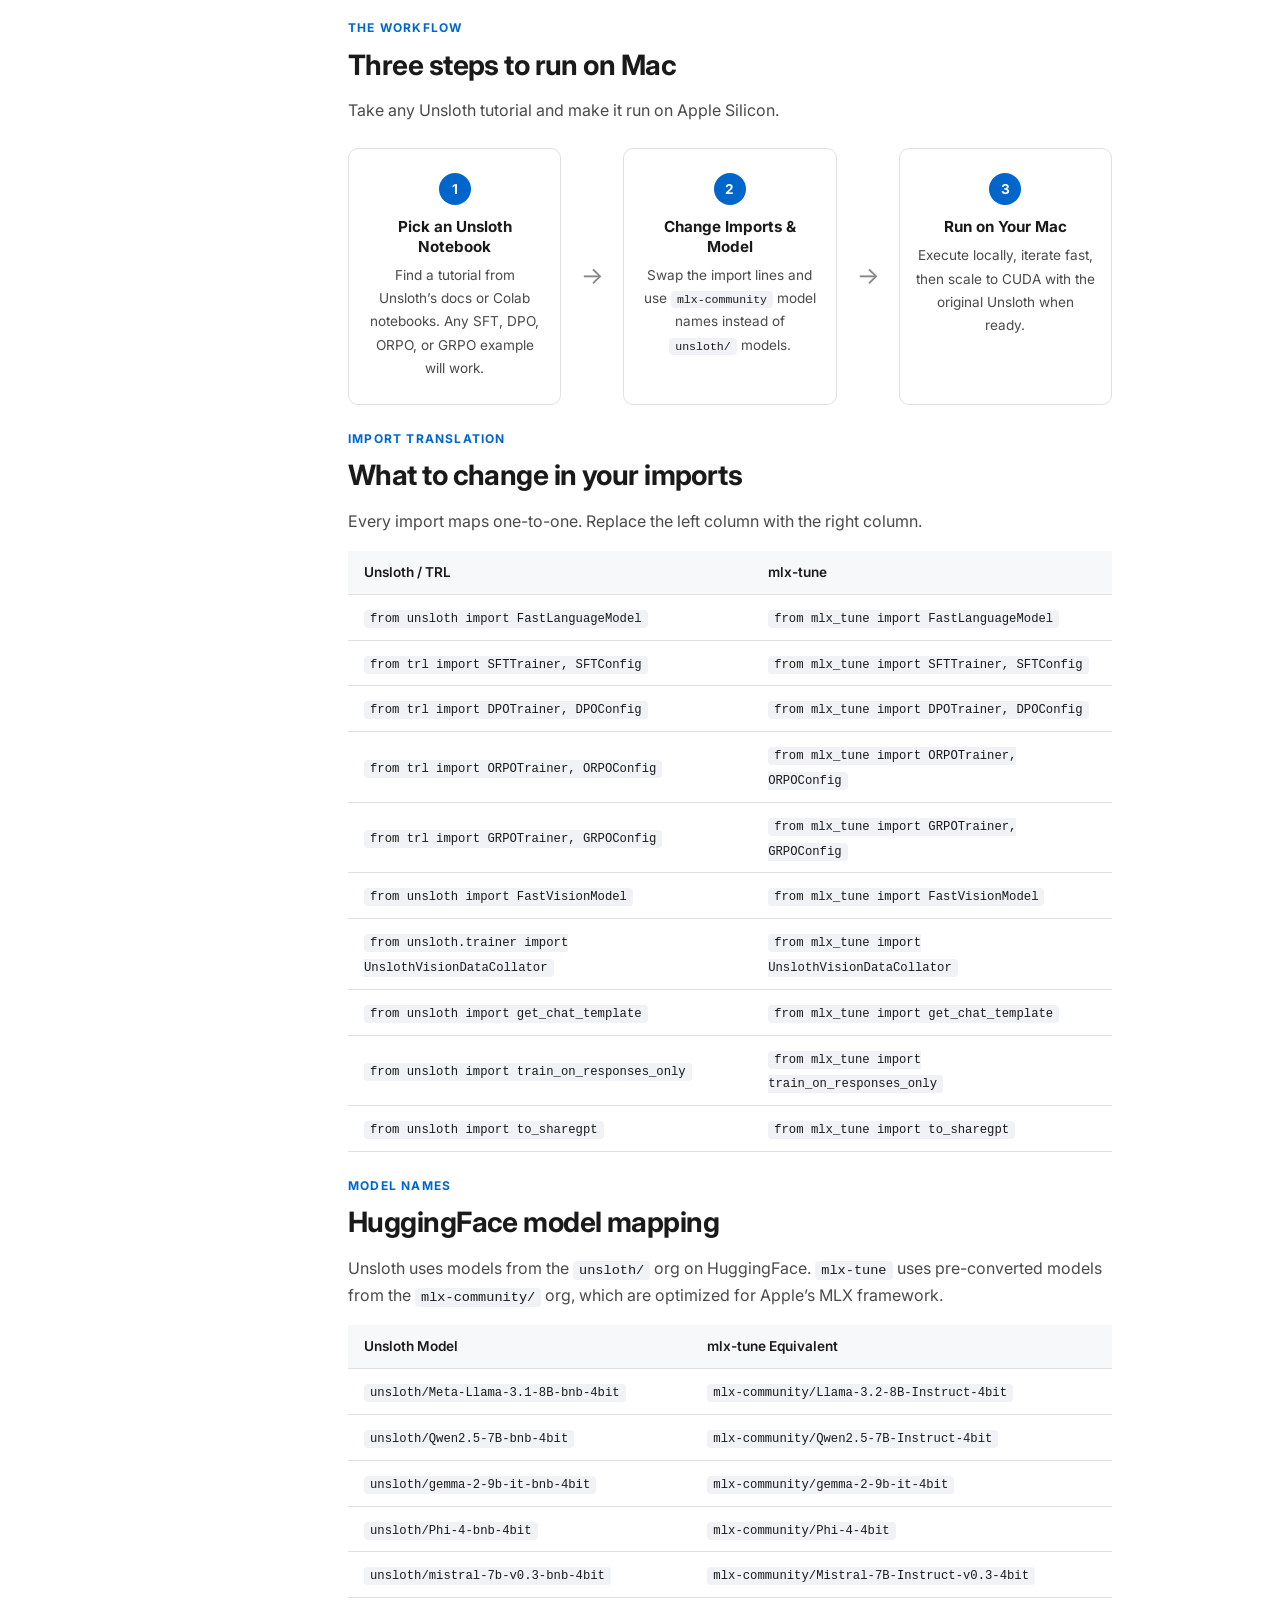
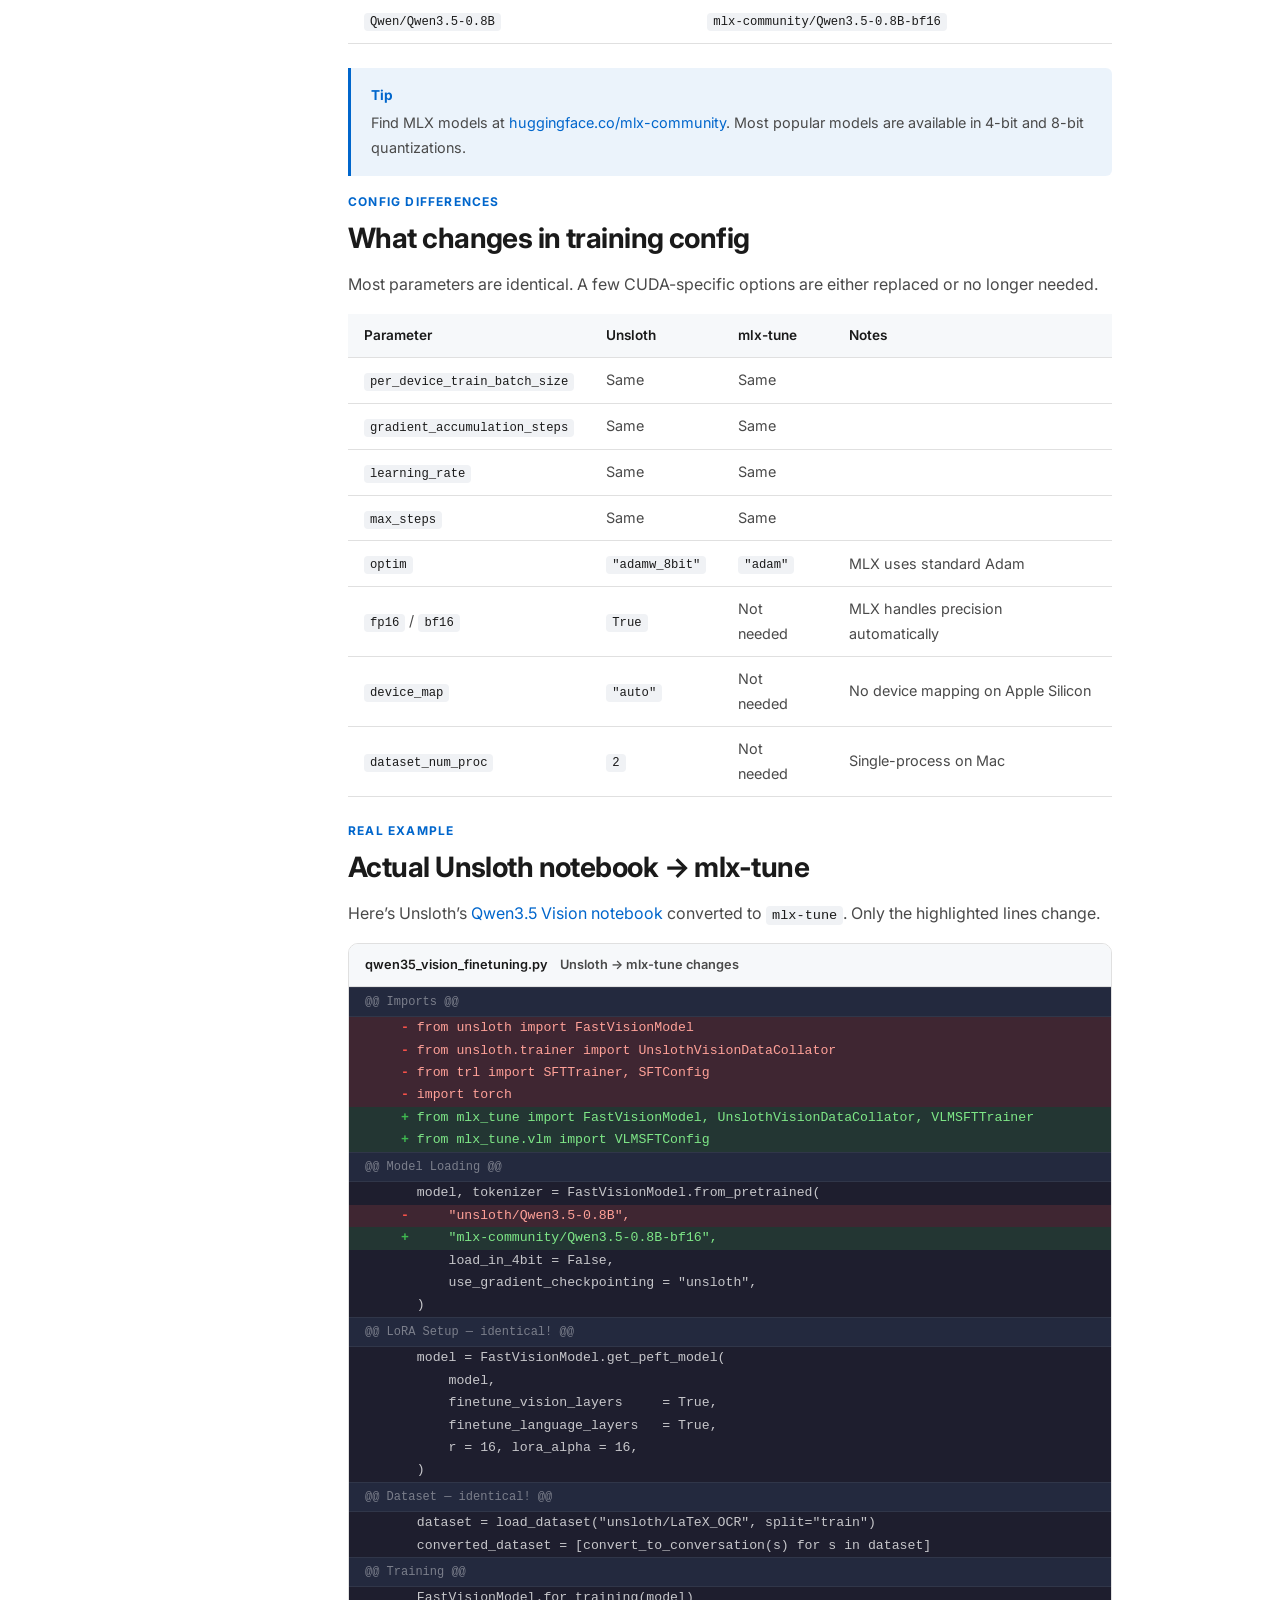
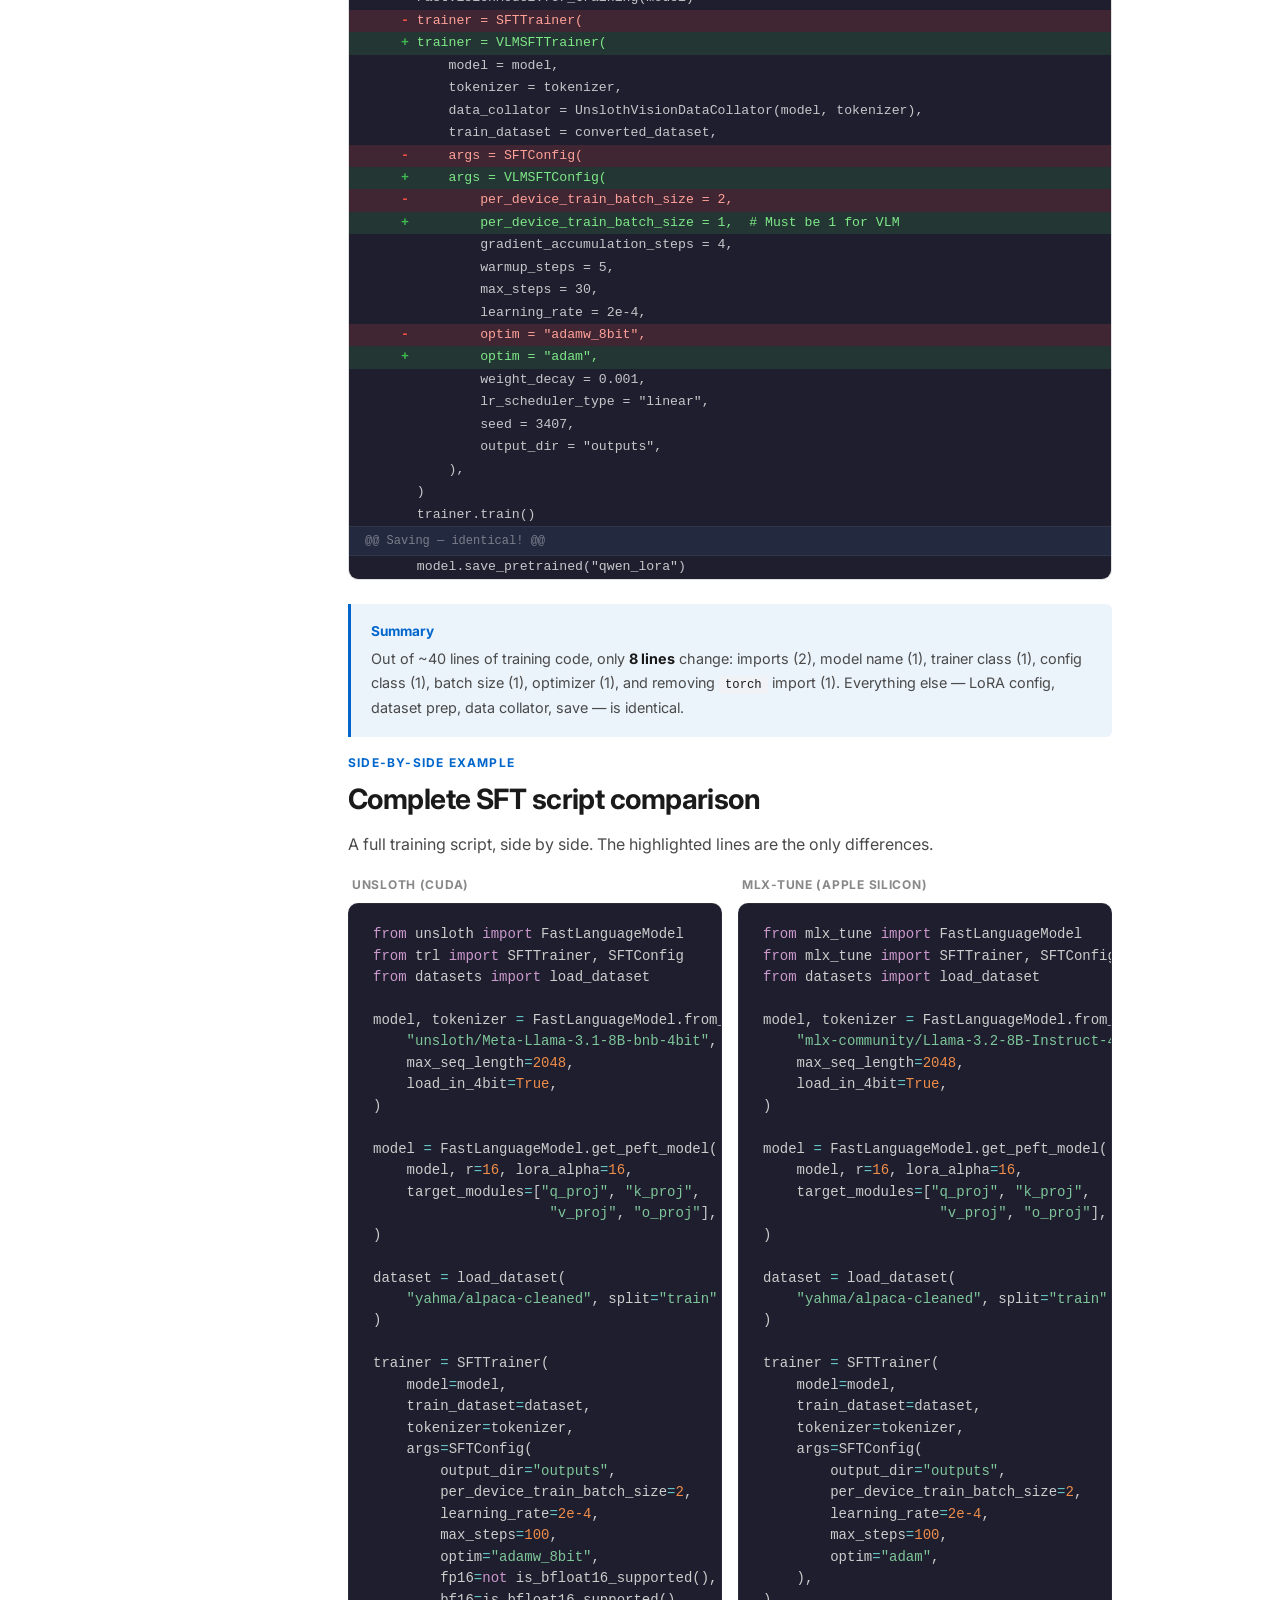
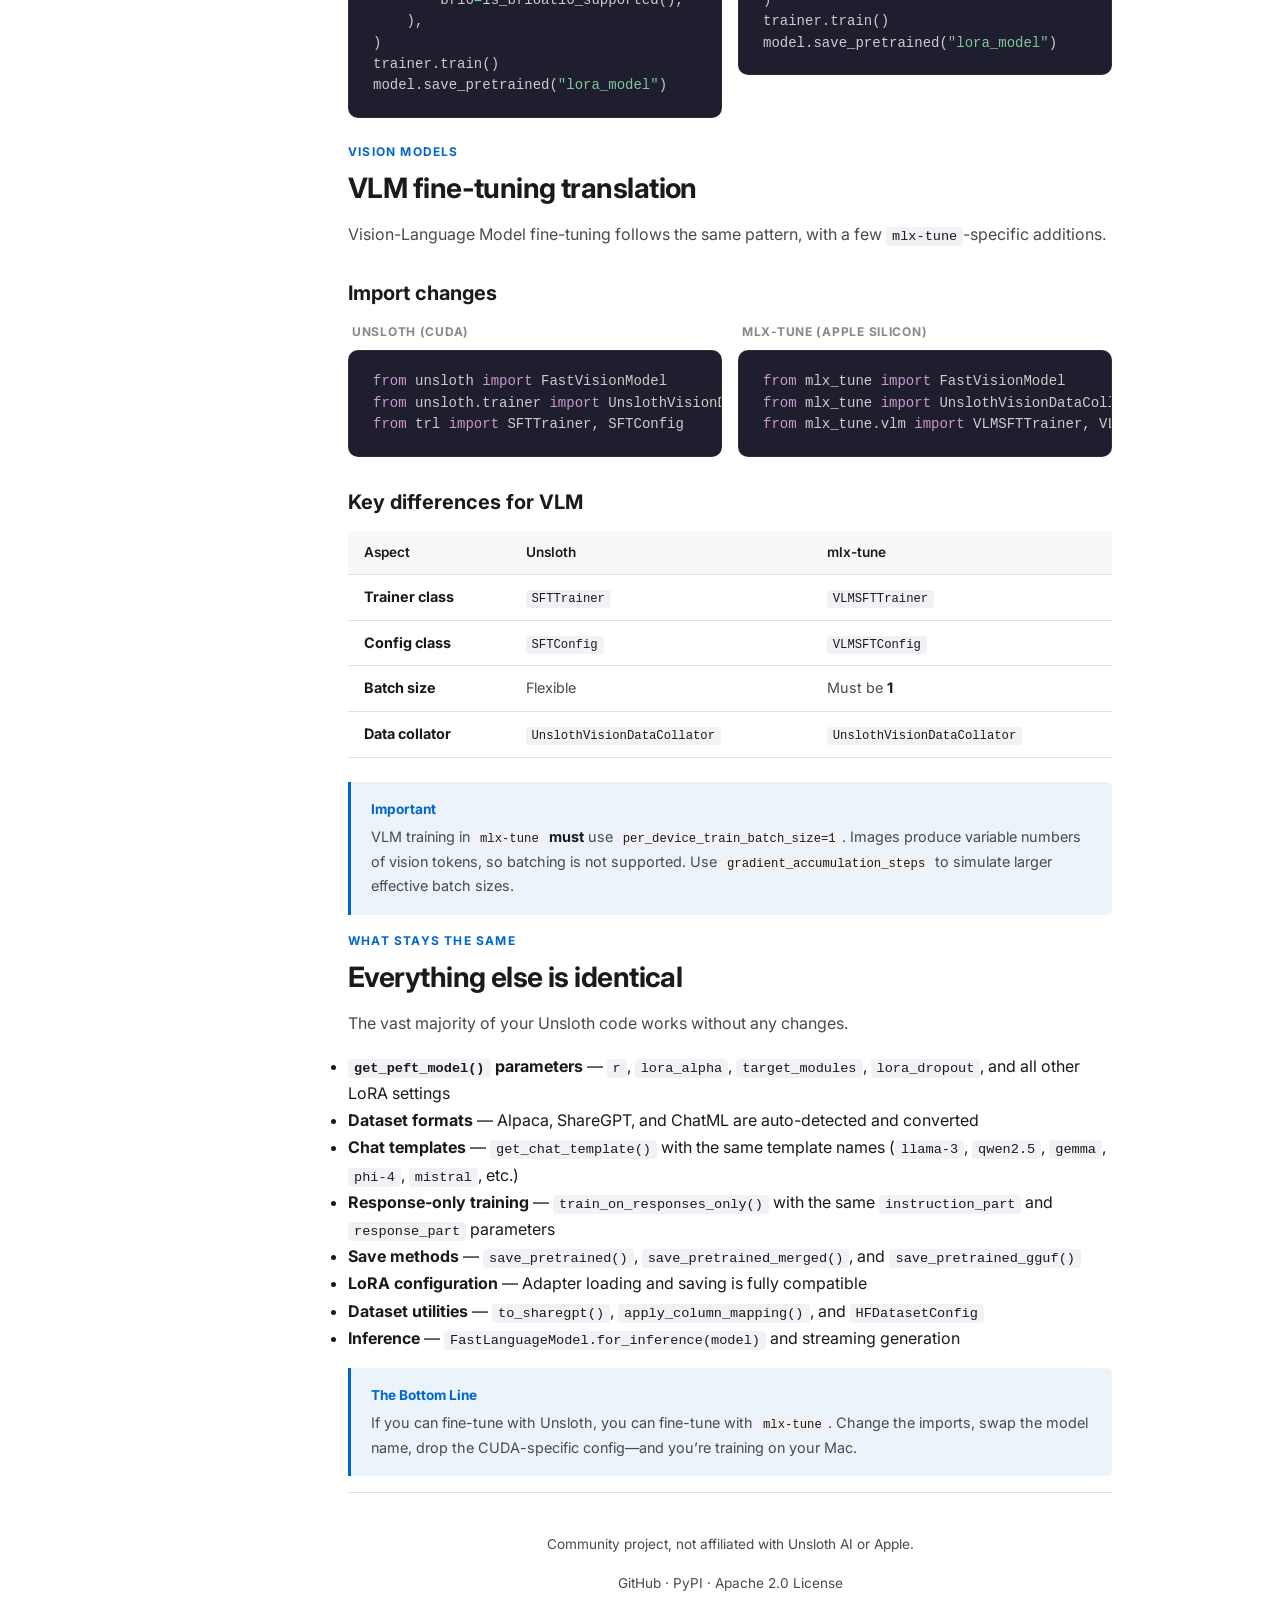
<file: docs/workflow.html>
<!DOCTYPE html>
<html lang="en" data-theme="light">
<head>
  <meta charset="UTF-8">
  <meta name="viewport" content="width=device-width, initial-scale=1.0">
  <title>Workflow &mdash; mlx-tune</title>
  <meta name="description" content="Translate your Unsloth training scripts to run on Apple Silicon with mlx-tune.">

  <!-- Favicon: bold "m" in SVG -->
  <link rel="icon" href="data:image/svg+xml,<svg xmlns='http://www.w3.org/2000/svg' viewBox='0 0 32 32'><rect width='32' height='32' rx='6' fill='%230d1117'/><text x='50%25' y='73%25' text-anchor='middle' font-family='system-ui,-apple-system,sans-serif' font-weight='900' font-size='22' fill='%23e6edf3'>m</text></svg>">
  <link rel="apple-touch-icon" href="assets/img/logo.png">

  <!-- Open Graph / Social -->
  <meta property="og:type" content="website">
  <meta property="og:title" content="Workflow - mlx-tune Translation Guide">
  <meta property="og:description" content="Translate your Unsloth training scripts to run on Apple Silicon with mlx-tune.">
  <meta property="og:image" content="https://arahim3.github.io/mlx-tune/assets/img/og-image.png?v=2">
  <meta property="og:url" content="https://arahim3.github.io/mlx-tune/workflow.html">
  <meta name="twitter:card" content="summary_large_image">
  <meta name="twitter:title" content="Workflow - mlx-tune Translation Guide">
  <meta name="twitter:description" content="Translate your Unsloth training scripts to run on Apple Silicon with mlx-tune.">
  <meta name="twitter:image" content="https://arahim3.github.io/mlx-tune/assets/img/og-image.png?v=2">

  <!-- Fonts -->
  <link rel="preconnect" href="https://fonts.googleapis.com">
  <link rel="preconnect" href="https://fonts.gstatic.com" crossorigin>
  <link href="https://fonts.googleapis.com/css2?family=Inter:wght@400;600;700&display=swap" rel="stylesheet">

  <!-- Styles -->
  <link rel="stylesheet" href="assets/css/prism-dark.css">
  <link rel="stylesheet" href="assets/css/style.css">
</head>
<body>

  <!-- ===== Navigation ===== -->
  <nav class="top-nav">
    <div class="nav-inner">
      <a href="index.html" class="nav-logo">
        <img src="assets/img/logo.png" alt="mlx-tune">
      </a>

      <ul class="nav-links">
        <li><a href="index.html">Home</a></li>
        <li><a href="llm.html">LLM</a></li>
        <li><a href="vlm.html">VLM</a></li>
        <li><a href="ocr.html">OCR</a></li>
        <li><a href="audio.html">Audio</a></li>
        <li><a href="workflow.html" class="active">Workflow</a></li>
        <li><a href="examples.html">Examples</a></li>
        <li><a href="troubleshooting.html">Troubleshooting</a></li>
      </ul>

      <div class="nav-right">
        <button class="search-trigger" aria-label="Search docs">
          <svg viewBox="0 0 16 16" fill="none" stroke="currentColor" stroke-width="1.5"><circle cx="6.5" cy="6.5" r="5"/><path d="M10.5 10.5L15 15"/></svg>
          Search
          <kbd>⌘K</kbd>
        </button>
        <a href="https://github.com/ARahim3/mlx-tune" class="github-link" target="_blank" rel="noopener" aria-label="GitHub">
          <svg viewBox="0 0 16 16" aria-hidden="true"><path d="M8 0C3.58 0 0 3.58 0 8c0 3.54 2.29 6.53 5.47 7.59.4.07.55-.17.55-.38 0-.19-.01-.82-.01-1.49-2.01.37-2.53-.49-2.69-.94-.09-.23-.48-.94-.82-1.13-.28-.15-.68-.52-.01-.53.63-.01 1.08.58 1.23.82.72 1.21 1.87.87 2.33.66.07-.52.28-.87.51-1.07-1.78-.2-3.64-.89-3.64-3.95 0-.87.31-1.59.82-2.15-.08-.2-.36-1.02.08-2.12 0 0 .67-.21 2.2.82.64-.18 1.32-.27 2-.27.68 0 1.36.09 2 .27 1.53-1.04 2.2-.82 2.2-.82.44 1.1.16 1.92.08 2.12.51.56.82 1.27.82 2.15 0 3.07-1.87 3.75-3.65 3.95.29.25.54.73.54 1.48 0 1.07-.01 1.93-.01 2.2 0 .21.15.46.55.38A8.013 8.013 0 0016 8c0-4.42-3.58-8-8-8z"/></svg>
        </a>
        <button class="theme-toggle" aria-label="Toggle theme"></button>
        <button class="mobile-toggle" aria-label="Menu">&#9776;</button>
      </div>
    </div>
  </nav>

  <!-- Search Modal -->
  <div class="search-overlay" role="dialog" aria-label="Search documentation">
    <div class="search-modal">
      <div class="search-input-wrap">
        <svg viewBox="0 0 16 16" fill="none" stroke="currentColor" stroke-width="1.5"><circle cx="6.5" cy="6.5" r="5"/><path d="M10.5 10.5L15 15"/></svg>
        <input type="text" class="search-input" placeholder="Search docs..." autocomplete="off" spellcheck="false">
        <span class="search-esc">esc</span>
      </div>
      <div class="search-results"></div>
      <div class="search-footer">
        <span class="search-footer-item"><kbd>&uarr;</kbd><kbd>&darr;</kbd> navigate</span>
        <span class="search-footer-item"><kbd>&crarr;</kbd> open</span>
        <span class="search-footer-item"><kbd>esc</kbd> close</span>
      </div>
    </div>
  </div>

  <!-- Back to Top -->
  <button class="back-to-top" aria-label="Back to top">
    <svg viewBox="0 0 16 16" fill="none" stroke="currentColor" stroke-width="2" stroke-linecap="round"><path d="M8 13V3M3 7l5-5 5 5"/></svg>
  </button>

  <!-- ===== Main Content ===== -->
  <div class="page-wrapper">

    <!-- ===== Sidebar ===== -->
    <aside class="sidebar">
      <div class="sidebar-title">On This Page</div>
      <ul class="sidebar-nav">
        <li><a href="#workflow">The Workflow</a></li>
        <li><a href="#imports">Import Translation</a></li>
        <li><a href="#models">Model Names</a></li>
        <li><a href="#config">Config Differences</a></li>
        <li><a href="#real-diff">Real Notebook Diff</a></li>
        <li><a href="#side-by-side">Side-by-Side Example</a></li>
        <li><a href="#vlm">Vision Models</a></li>
        <li><a href="#same">What Stays the Same</a></li>
      </ul>
    </aside>

    <main class="content">

      <h1>Unsloth &rarr; mlx-tune Translation Guide</h1>
      <p>Everything you learned from Unsloth tutorials works on your Mac. This page shows exactly what to change&mdash;and what stays the same.</p>

      <!-- ===== The Workflow ===== -->
      <section id="workflow">
        <div class="section-label">The Workflow</div>
        <h2 style="margin-top: 0;">Three steps to run on Mac</h2>
        <p>Take any Unsloth tutorial and make it run on Apple Silicon.</p>

        <div class="workflow-steps">
          <div class="workflow-step">
            <div class="workflow-step-number">1</div>
            <h4>Pick an Unsloth Notebook</h4>
            <p>Find a tutorial from Unsloth&rsquo;s docs or Colab notebooks. Any SFT, DPO, ORPO, or GRPO example will work.</p>
          </div>
          <div class="workflow-arrow">&rarr;</div>
          <div class="workflow-step">
            <div class="workflow-step-number">2</div>
            <h4>Change Imports &amp; Model</h4>
            <p>Swap the import lines and use <code>mlx-community</code> model names instead of <code>unsloth/</code> models.</p>
          </div>
          <div class="workflow-arrow">&rarr;</div>
          <div class="workflow-step">
            <div class="workflow-step-number">3</div>
            <h4>Run on Your Mac</h4>
            <p>Execute locally, iterate fast, then scale to CUDA with the original Unsloth when ready.</p>
          </div>
        </div>
      </section>

      <!-- ===== Import Translation ===== -->
      <section id="imports">
        <div class="section-label">Import Translation</div>
        <h2 style="margin-top: 0;">What to change in your imports</h2>
        <p>Every import maps one-to-one. Replace the left column with the right column.</p>

        <table>
          <thead>
            <tr>
              <th>Unsloth / TRL</th>
              <th>mlx-tune</th>
            </tr>
          </thead>
          <tbody>
            <tr>
              <td><code>from unsloth import FastLanguageModel</code></td>
              <td><code>from mlx_tune import FastLanguageModel</code></td>
            </tr>
            <tr>
              <td><code>from trl import SFTTrainer, SFTConfig</code></td>
              <td><code>from mlx_tune import SFTTrainer, SFTConfig</code></td>
            </tr>
            <tr>
              <td><code>from trl import DPOTrainer, DPOConfig</code></td>
              <td><code>from mlx_tune import DPOTrainer, DPOConfig</code></td>
            </tr>
            <tr>
              <td><code>from trl import ORPOTrainer, ORPOConfig</code></td>
              <td><code>from mlx_tune import ORPOTrainer, ORPOConfig</code></td>
            </tr>
            <tr>
              <td><code>from trl import GRPOTrainer, GRPOConfig</code></td>
              <td><code>from mlx_tune import GRPOTrainer, GRPOConfig</code></td>
            </tr>
            <tr>
              <td><code>from unsloth import FastVisionModel</code></td>
              <td><code>from mlx_tune import FastVisionModel</code></td>
            </tr>
            <tr>
              <td><code>from unsloth.trainer import UnslothVisionDataCollator</code></td>
              <td><code>from mlx_tune import UnslothVisionDataCollator</code></td>
            </tr>
            <tr>
              <td><code>from unsloth import get_chat_template</code></td>
              <td><code>from mlx_tune import get_chat_template</code></td>
            </tr>
            <tr>
              <td><code>from unsloth import train_on_responses_only</code></td>
              <td><code>from mlx_tune import train_on_responses_only</code></td>
            </tr>
            <tr>
              <td><code>from unsloth import to_sharegpt</code></td>
              <td><code>from mlx_tune import to_sharegpt</code></td>
            </tr>
          </tbody>
        </table>
      </section>

      <!-- ===== Model Names ===== -->
      <section id="models">
        <div class="section-label">Model Names</div>
        <h2 style="margin-top: 0;">HuggingFace model mapping</h2>
        <p>Unsloth uses models from the <code>unsloth/</code> org on HuggingFace. <code>mlx-tune</code> uses pre-converted models from the <code>mlx-community/</code> org, which are optimized for Apple&rsquo;s MLX framework.</p>

        <table>
          <thead>
            <tr>
              <th>Unsloth Model</th>
              <th>mlx-tune Equivalent</th>
            </tr>
          </thead>
          <tbody>
            <tr>
              <td><code>unsloth/Meta-Llama-3.1-8B-bnb-4bit</code></td>
              <td><code>mlx-community/Llama-3.2-8B-Instruct-4bit</code></td>
            </tr>
            <tr>
              <td><code>unsloth/Qwen2.5-7B-bnb-4bit</code></td>
              <td><code>mlx-community/Qwen2.5-7B-Instruct-4bit</code></td>
            </tr>
            <tr>
              <td><code>unsloth/gemma-2-9b-it-bnb-4bit</code></td>
              <td><code>mlx-community/gemma-2-9b-it-4bit</code></td>
            </tr>
            <tr>
              <td><code>unsloth/Phi-4-bnb-4bit</code></td>
              <td><code>mlx-community/Phi-4-4bit</code></td>
            </tr>
            <tr>
              <td><code>unsloth/mistral-7b-v0.3-bnb-4bit</code></td>
              <td><code>mlx-community/Mistral-7B-Instruct-v0.3-4bit</code></td>
            </tr>
            <tr>
              <td><code>Qwen/Qwen3.5-0.8B</code></td>
              <td><code>mlx-community/Qwen3.5-0.8B-bf16</code></td>
            </tr>
          </tbody>
        </table>

        <div class="callout">
          <div class="callout-title">Tip</div>
          <p>Find MLX models at <a href="https://huggingface.co/mlx-community" target="_blank" rel="noopener">huggingface.co/mlx-community</a>. Most popular models are available in 4-bit and 8-bit quantizations.</p>
        </div>
      </section>

      <!-- ===== Config Differences ===== -->
      <section id="config">
        <div class="section-label">Config Differences</div>
        <h2 style="margin-top: 0;">What changes in training config</h2>
        <p>Most parameters are identical. A few CUDA-specific options are either replaced or no longer needed.</p>

        <table>
          <thead>
            <tr>
              <th>Parameter</th>
              <th>Unsloth</th>
              <th>mlx-tune</th>
              <th>Notes</th>
            </tr>
          </thead>
          <tbody>
            <tr>
              <td><code>per_device_train_batch_size</code></td>
              <td>Same</td>
              <td>Same</td>
              <td></td>
            </tr>
            <tr>
              <td><code>gradient_accumulation_steps</code></td>
              <td>Same</td>
              <td>Same</td>
              <td></td>
            </tr>
            <tr>
              <td><code>learning_rate</code></td>
              <td>Same</td>
              <td>Same</td>
              <td></td>
            </tr>
            <tr>
              <td><code>max_steps</code></td>
              <td>Same</td>
              <td>Same</td>
              <td></td>
            </tr>
            <tr>
              <td><code>optim</code></td>
              <td><code>"adamw_8bit"</code></td>
              <td><code>"adam"</code></td>
              <td>MLX uses standard Adam</td>
            </tr>
            <tr>
              <td><code>fp16</code> / <code>bf16</code></td>
              <td><code>True</code></td>
              <td>Not needed</td>
              <td>MLX handles precision automatically</td>
            </tr>
            <tr>
              <td><code>device_map</code></td>
              <td><code>"auto"</code></td>
              <td>Not needed</td>
              <td>No device mapping on Apple Silicon</td>
            </tr>
            <tr>
              <td><code>dataset_num_proc</code></td>
              <td><code>2</code></td>
              <td>Not needed</td>
              <td>Single-process on Mac</td>
            </tr>
          </tbody>
        </table>
      </section>

      <!-- ===== Real Notebook Diff ===== -->
      <section id="real-diff">
        <div class="section-label">Real Example</div>
        <h2 style="margin-top: 0;">Actual Unsloth notebook &rarr; mlx-tune</h2>
        <p>Here&rsquo;s Unsloth&rsquo;s <a href="https://colab.research.google.com/github/unslothai/notebooks/blob/main/nb/Qwen3_5_(0_8B)_Vision.ipynb" target="_blank">Qwen3.5 Vision notebook</a> converted to <code>mlx-tune</code>. Only the highlighted lines change.</p>

        <div class="diff-viewer">
          <div class="diff-header">
            <span class="diff-file">qwen35_vision_finetuning.py</span>
            <span>Unsloth &rarr; mlx-tune changes</span>
          </div>
          <div class="diff-body">
            <div class="diff-separator">@@ Imports @@</div>
            <div class="diff-line diff-remove"><span class="diff-line-num"></span><span class="diff-line-content">from unsloth import FastVisionModel</span></div>
            <div class="diff-line diff-remove"><span class="diff-line-num"></span><span class="diff-line-content">from unsloth.trainer import UnslothVisionDataCollator</span></div>
            <div class="diff-line diff-remove"><span class="diff-line-num"></span><span class="diff-line-content">from trl import SFTTrainer, SFTConfig</span></div>
            <div class="diff-line diff-remove"><span class="diff-line-num"></span><span class="diff-line-content">import torch</span></div>
            <div class="diff-line diff-add"><span class="diff-line-num"></span><span class="diff-line-content">from mlx_tune import FastVisionModel, UnslothVisionDataCollator, VLMSFTTrainer</span></div>
            <div class="diff-line diff-add"><span class="diff-line-num"></span><span class="diff-line-content">from mlx_tune.vlm import VLMSFTConfig</span></div>

            <div class="diff-separator">@@ Model Loading @@</div>
            <div class="diff-line diff-context"><span class="diff-line-num"></span><span class="diff-line-content">model, tokenizer = FastVisionModel.from_pretrained(</span></div>
            <div class="diff-line diff-remove"><span class="diff-line-num"></span><span class="diff-line-content">    "unsloth/Qwen3.5-0.8B",</span></div>
            <div class="diff-line diff-add"><span class="diff-line-num"></span><span class="diff-line-content">    "mlx-community/Qwen3.5-0.8B-bf16",</span></div>
            <div class="diff-line diff-context"><span class="diff-line-num"></span><span class="diff-line-content">    load_in_4bit = False,</span></div>
            <div class="diff-line diff-context"><span class="diff-line-num"></span><span class="diff-line-content">    use_gradient_checkpointing = "unsloth",</span></div>
            <div class="diff-line diff-context"><span class="diff-line-num"></span><span class="diff-line-content">)</span></div>

            <div class="diff-separator">@@ LoRA Setup &mdash; identical! @@</div>
            <div class="diff-line diff-context"><span class="diff-line-num"></span><span class="diff-line-content">model = FastVisionModel.get_peft_model(</span></div>
            <div class="diff-line diff-context"><span class="diff-line-num"></span><span class="diff-line-content">    model,</span></div>
            <div class="diff-line diff-context"><span class="diff-line-num"></span><span class="diff-line-content">    finetune_vision_layers     = True,</span></div>
            <div class="diff-line diff-context"><span class="diff-line-num"></span><span class="diff-line-content">    finetune_language_layers   = True,</span></div>
            <div class="diff-line diff-context"><span class="diff-line-num"></span><span class="diff-line-content">    r = 16, lora_alpha = 16,</span></div>
            <div class="diff-line diff-context"><span class="diff-line-num"></span><span class="diff-line-content">)</span></div>

            <div class="diff-separator">@@ Dataset &mdash; identical! @@</div>
            <div class="diff-line diff-context"><span class="diff-line-num"></span><span class="diff-line-content">dataset = load_dataset("unsloth/LaTeX_OCR", split="train")</span></div>
            <div class="diff-line diff-context"><span class="diff-line-num"></span><span class="diff-line-content">converted_dataset = [convert_to_conversation(s) for s in dataset]</span></div>

            <div class="diff-separator">@@ Training @@</div>
            <div class="diff-line diff-context"><span class="diff-line-num"></span><span class="diff-line-content">FastVisionModel.for_training(model)</span></div>
            <div class="diff-line diff-remove"><span class="diff-line-num"></span><span class="diff-line-content">trainer = SFTTrainer(</span></div>
            <div class="diff-line diff-add"><span class="diff-line-num"></span><span class="diff-line-content">trainer = VLMSFTTrainer(</span></div>
            <div class="diff-line diff-context"><span class="diff-line-num"></span><span class="diff-line-content">    model = model,</span></div>
            <div class="diff-line diff-context"><span class="diff-line-num"></span><span class="diff-line-content">    tokenizer = tokenizer,</span></div>
            <div class="diff-line diff-context"><span class="diff-line-num"></span><span class="diff-line-content">    data_collator = UnslothVisionDataCollator(model, tokenizer),</span></div>
            <div class="diff-line diff-context"><span class="diff-line-num"></span><span class="diff-line-content">    train_dataset = converted_dataset,</span></div>
            <div class="diff-line diff-remove"><span class="diff-line-num"></span><span class="diff-line-content">    args = SFTConfig(</span></div>
            <div class="diff-line diff-add"><span class="diff-line-num"></span><span class="diff-line-content">    args = VLMSFTConfig(</span></div>
            <div class="diff-line diff-remove"><span class="diff-line-num"></span><span class="diff-line-content">        per_device_train_batch_size = 2,</span></div>
            <div class="diff-line diff-add"><span class="diff-line-num"></span><span class="diff-line-content">        per_device_train_batch_size = 1,  # Must be 1 for VLM</span></div>
            <div class="diff-line diff-context"><span class="diff-line-num"></span><span class="diff-line-content">        gradient_accumulation_steps = 4,</span></div>
            <div class="diff-line diff-context"><span class="diff-line-num"></span><span class="diff-line-content">        warmup_steps = 5,</span></div>
            <div class="diff-line diff-context"><span class="diff-line-num"></span><span class="diff-line-content">        max_steps = 30,</span></div>
            <div class="diff-line diff-context"><span class="diff-line-num"></span><span class="diff-line-content">        learning_rate = 2e-4,</span></div>
            <div class="diff-line diff-remove"><span class="diff-line-num"></span><span class="diff-line-content">        optim = "adamw_8bit",</span></div>
            <div class="diff-line diff-add"><span class="diff-line-num"></span><span class="diff-line-content">        optim = "adam",</span></div>
            <div class="diff-line diff-context"><span class="diff-line-num"></span><span class="diff-line-content">        weight_decay = 0.001,</span></div>
            <div class="diff-line diff-context"><span class="diff-line-num"></span><span class="diff-line-content">        lr_scheduler_type = "linear",</span></div>
            <div class="diff-line diff-context"><span class="diff-line-num"></span><span class="diff-line-content">        seed = 3407,</span></div>
            <div class="diff-line diff-context"><span class="diff-line-num"></span><span class="diff-line-content">        output_dir = "outputs",</span></div>
            <div class="diff-line diff-context"><span class="diff-line-num"></span><span class="diff-line-content">    ),</span></div>
            <div class="diff-line diff-context"><span class="diff-line-num"></span><span class="diff-line-content">)</span></div>
            <div class="diff-line diff-context"><span class="diff-line-num"></span><span class="diff-line-content">trainer.train()</span></div>

            <div class="diff-separator">@@ Saving &mdash; identical! @@</div>
            <div class="diff-line diff-context"><span class="diff-line-num"></span><span class="diff-line-content">model.save_pretrained("qwen_lora")</span></div>
          </div>
        </div>

        <div class="callout">
          <div class="callout-title">Summary</div>
          <p>Out of ~40 lines of training code, only <strong>8 lines</strong> change: imports (2), model name (1), trainer class (1), config class (1), batch size (1), optimizer (1), and removing <code>torch</code> import (1). Everything else &mdash; LoRA config, dataset prep, data collator, save &mdash; is identical.</p>
        </div>
      </section>

      <!-- ===== Side-by-Side Example ===== -->
      <section id="side-by-side">
        <div class="section-label">Side-by-Side Example</div>
        <h2 style="margin-top: 0;">Complete SFT script comparison</h2>
        <p>A full training script, side by side. The highlighted lines are the only differences.</p>

        <div class="code-compare">
          <div class="code-compare-panel">
            <div class="code-compare-label">Unsloth (CUDA)</div>
            <div class="code-block-wrapper">
              <button class="copy-btn">Copy</button>
              <pre><code class="language-python">from unsloth import FastLanguageModel
from trl import SFTTrainer, SFTConfig
from datasets import load_dataset

model, tokenizer = FastLanguageModel.from_pretrained(
    "unsloth/Meta-Llama-3.1-8B-bnb-4bit",
    max_seq_length=2048,
    load_in_4bit=True,
)

model = FastLanguageModel.get_peft_model(
    model, r=16, lora_alpha=16,
    target_modules=["q_proj", "k_proj",
                     "v_proj", "o_proj"],
)

dataset = load_dataset(
    "yahma/alpaca-cleaned", split="train"
)

trainer = SFTTrainer(
    model=model,
    train_dataset=dataset,
    tokenizer=tokenizer,
    args=SFTConfig(
        output_dir="outputs",
        per_device_train_batch_size=2,
        learning_rate=2e-4,
        max_steps=100,
        optim="adamw_8bit",
        fp16=not is_bfloat16_supported(),
        bf16=is_bfloat16_supported(),
    ),
)
trainer.train()
model.save_pretrained("lora_model")</code></pre>
            </div>
          </div>
          <div class="code-compare-panel">
            <div class="code-compare-label">mlx-tune (Apple Silicon)</div>
            <div class="code-block-wrapper">
              <button class="copy-btn">Copy</button>
              <pre><code class="language-python">from mlx_tune import FastLanguageModel
from mlx_tune import SFTTrainer, SFTConfig
from datasets import load_dataset

model, tokenizer = FastLanguageModel.from_pretrained(
    "mlx-community/Llama-3.2-8B-Instruct-4bit",
    max_seq_length=2048,
    load_in_4bit=True,
)

model = FastLanguageModel.get_peft_model(
    model, r=16, lora_alpha=16,
    target_modules=["q_proj", "k_proj",
                     "v_proj", "o_proj"],
)

dataset = load_dataset(
    "yahma/alpaca-cleaned", split="train"
)

trainer = SFTTrainer(
    model=model,
    train_dataset=dataset,
    tokenizer=tokenizer,
    args=SFTConfig(
        output_dir="outputs",
        per_device_train_batch_size=2,
        learning_rate=2e-4,
        max_steps=100,
        optim="adam",
    ),
)
trainer.train()
model.save_pretrained("lora_model")</code></pre>
            </div>
          </div>
        </div>
      </section>

      <!-- ===== Vision Models ===== -->
      <section id="vlm">
        <div class="section-label">Vision Models</div>
        <h2 style="margin-top: 0;">VLM fine-tuning translation</h2>
        <p>Vision-Language Model fine-tuning follows the same pattern, with a few <code>mlx-tune</code>-specific additions.</p>

        <h3>Import changes</h3>
        <div class="code-compare">
          <div class="code-compare-panel">
            <div class="code-compare-label">Unsloth (CUDA)</div>
            <div class="code-block-wrapper">
              <button class="copy-btn">Copy</button>
              <pre><code class="language-python">from unsloth import FastVisionModel
from unsloth.trainer import UnslothVisionDataCollator
from trl import SFTTrainer, SFTConfig</code></pre>
            </div>
          </div>
          <div class="code-compare-panel">
            <div class="code-compare-label">mlx-tune (Apple Silicon)</div>
            <div class="code-block-wrapper">
              <button class="copy-btn">Copy</button>
              <pre><code class="language-python">from mlx_tune import FastVisionModel
from mlx_tune import UnslothVisionDataCollator
from mlx_tune.vlm import VLMSFTTrainer, VLMSFTConfig</code></pre>
            </div>
          </div>
        </div>

        <h3>Key differences for VLM</h3>
        <table>
          <thead>
            <tr>
              <th>Aspect</th>
              <th>Unsloth</th>
              <th>mlx-tune</th>
            </tr>
          </thead>
          <tbody>
            <tr>
              <td><strong>Trainer class</strong></td>
              <td><code>SFTTrainer</code></td>
              <td><code>VLMSFTTrainer</code></td>
            </tr>
            <tr>
              <td><strong>Config class</strong></td>
              <td><code>SFTConfig</code></td>
              <td><code>VLMSFTConfig</code></td>
            </tr>
            <tr>
              <td><strong>Batch size</strong></td>
              <td>Flexible</td>
              <td>Must be <strong>1</strong></td>
            </tr>
            <tr>
              <td><strong>Data collator</strong></td>
              <td><code>UnslothVisionDataCollator</code></td>
              <td><code>UnslothVisionDataCollator</code></td>
            </tr>
          </tbody>
        </table>

        <div class="callout">
          <div class="callout-title">Important</div>
          <p>VLM training in <code>mlx-tune</code> <strong>must</strong> use <code>per_device_train_batch_size=1</code>. Images produce variable numbers of vision tokens, so batching is not supported. Use <code>gradient_accumulation_steps</code> to simulate larger effective batch sizes.</p>
        </div>
      </section>

      <!-- ===== What Stays the Same ===== -->
      <section id="same">
        <div class="section-label">What Stays the Same</div>
        <h2 style="margin-top: 0;">Everything else is identical</h2>
        <p>The vast majority of your Unsloth code works without any changes.</p>

        <ul>
          <li><strong><code>get_peft_model()</code> parameters</strong> &mdash; <code>r</code>, <code>lora_alpha</code>, <code>target_modules</code>, <code>lora_dropout</code>, and all other LoRA settings</li>
          <li><strong>Dataset formats</strong> &mdash; Alpaca, ShareGPT, and ChatML are auto-detected and converted</li>
          <li><strong>Chat templates</strong> &mdash; <code>get_chat_template()</code> with the same template names (<code>llama-3</code>, <code>qwen2.5</code>, <code>gemma</code>, <code>phi-4</code>, <code>mistral</code>, etc.)</li>
          <li><strong>Response-only training</strong> &mdash; <code>train_on_responses_only()</code> with the same <code>instruction_part</code> and <code>response_part</code> parameters</li>
          <li><strong>Save methods</strong> &mdash; <code>save_pretrained()</code>, <code>save_pretrained_merged()</code>, and <code>save_pretrained_gguf()</code></li>
          <li><strong>LoRA configuration</strong> &mdash; Adapter loading and saving is fully compatible</li>
          <li><strong>Dataset utilities</strong> &mdash; <code>to_sharegpt()</code>, <code>apply_column_mapping()</code>, and <code>HFDatasetConfig</code></li>
          <li><strong>Inference</strong> &mdash; <code>FastLanguageModel.for_inference(model)</code> and streaming generation</li>
        </ul>

        <div class="callout">
          <div class="callout-title">The Bottom Line</div>
          <p>If you can fine-tune with Unsloth, you can fine-tune with <code>mlx-tune</code>. Change the imports, swap the model name, drop the CUDA-specific config&mdash;and you&rsquo;re training on your Mac.</p>
        </div>
      </section>

      <!-- ===== Footer ===== -->
      <footer class="footer">
        <p>Community project, not affiliated with Unsloth AI or Apple.</p>
        <p><a href="https://github.com/ARahim3/mlx-tune">GitHub</a> &middot; <a href="https://pypi.org/project/mlx-tune/">PyPI</a> &middot; Apache 2.0 License</p>
      </footer>

    </main>
  </div>

  <!-- ===== Scripts ===== -->
  <script src="assets/js/prism.min.js"></script>
  <script src="assets/js/prism-python.min.js"></script>
  <script src="assets/js/prism-bash.min.js"></script>
  <script src="assets/js/search-index.js"></script>
  <script src="assets/js/main.js"></script>
</body>
</html>
</file>
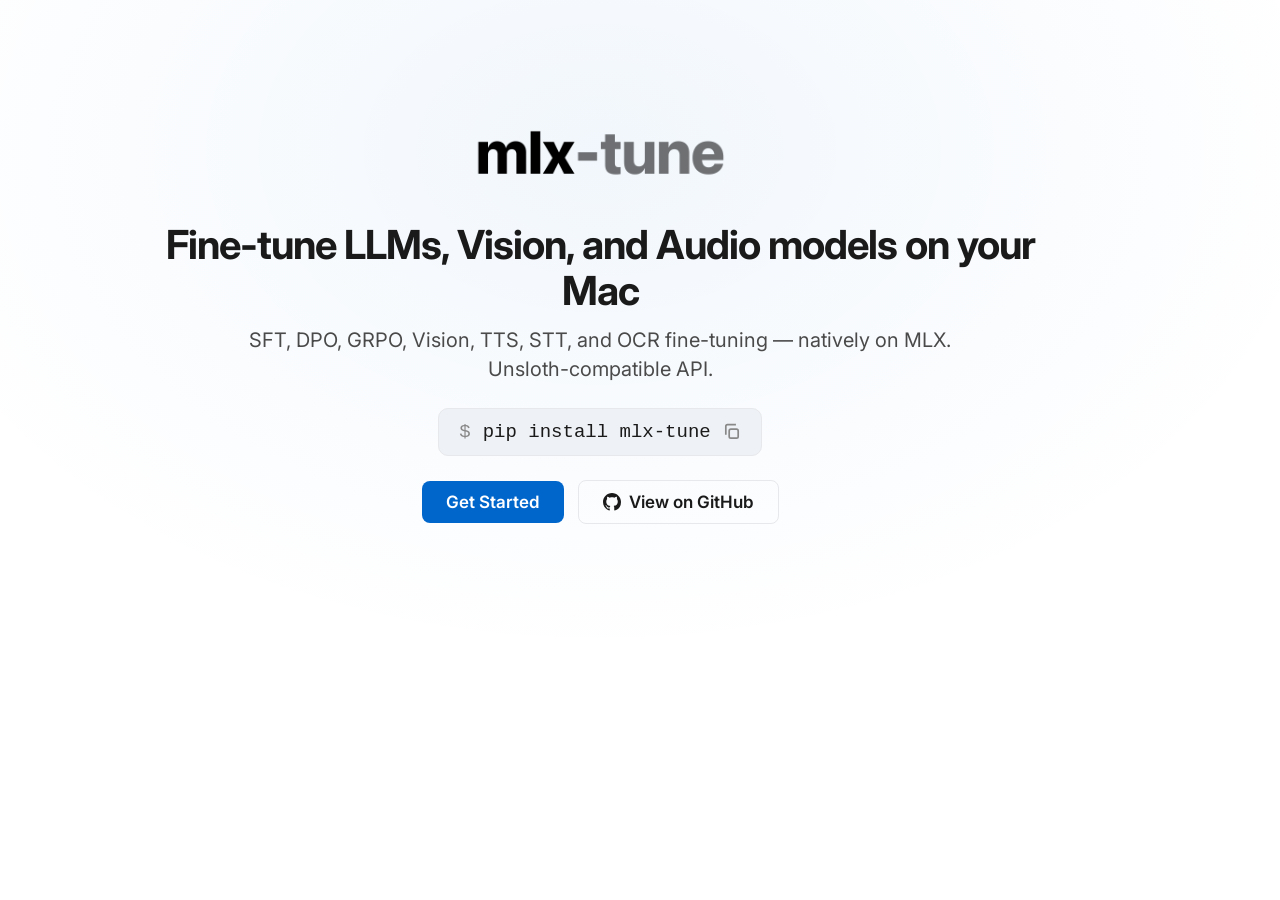
<file: docs/assets/img/og-image.html>
<!doctype html>
<html lang="en">
<head>
  <meta charset="UTF-8" />
  <title>mlx-tune — OG Image</title>
  <link href="https://fonts.googleapis.com/css2?family=Inter:wght@400;500;600;700;800&display=swap" rel="stylesheet">
  <style>
    :root {
      --bg-primary: #ffffff;
      --bg-tertiary: #eef1f5;
      --text-primary: #1a1a1a;
      --text-secondary: #4a4a4a;
      --text-muted: #888888;
      --accent: #0066cc;
      --accent-hover: #0052a3;
      --accent-subtle: rgba(0, 102, 204, 0.08);
      --border: #e6e8eb;
    }

    * { margin: 0; padding: 0; box-sizing: border-box; }

    html, body {
      width: 1200px;
      height: 630px;
    }

    body {
      background: var(--bg-primary);
      display: flex;
      align-items: center;
      justify-content: center;
      position: relative;
      overflow: hidden;
      font-family: 'Inter', -apple-system, BlinkMacSystemFont, 'Segoe UI', sans-serif;
      color: var(--text-primary);
      -webkit-font-smoothing: antialiased;
      -moz-osx-font-smoothing: grayscale;
    }

    /* Matches homepage .hero-glow::before — radial tint from the top center,
       widened so the fade is gentle and doesn't form a visible bright disc around the logo. */
    body::before {
      content: '';
      position: absolute;
      top: -400px;
      left: 50%;
      transform: translateX(-50%);
      width: 1600px;
      height: 1100px;
      background: radial-gradient(ellipse, var(--accent-subtle) 0%, transparent 65%);
      pointer-events: none;
      opacity: 0.7;
    }

    .hero {
      text-align: center;
      position: relative;
      z-index: 1;
      padding: 0 48px;
      max-width: 1000px;
    }

    .hero-logo {
      width: 280px;
      height: auto;
      display: block;
      margin: 0 auto 22px;
    }

    .hero-tagline {
      font-size: 40px;
      font-weight: 700;
      letter-spacing: -0.025em;
      line-height: 1.15;
      color: var(--text-primary);
      margin-bottom: 12px;
    }

    .hero-subtitle {
      font-size: 20px;
      font-weight: 400;
      color: var(--text-secondary);
      line-height: 1.45;
      margin: 0 auto 24px;
      max-width: 760px;
    }

    .hero-install {
      display: inline-flex;
      align-items: center;
      gap: 12px;
      background: var(--bg-tertiary);
      border: 1px solid var(--border);
      border-radius: 10px;
      padding: 12px 20px;
      font-family: 'SF Mono', 'JetBrains Mono', 'Fira Code', ui-monospace, monospace;
      font-size: 19px;
      color: var(--text-primary);
      margin-bottom: 24px;
    }
    .hero-install .dollar {
      color: var(--text-muted);
    }
    .hero-install .copy-icon {
      width: 18px;
      height: 18px;
      color: var(--text-muted);
    }

    .hero-buttons {
      display: flex;
      gap: 14px;
      justify-content: center;
      align-items: center;
    }

    .btn {
      display: inline-flex;
      align-items: center;
      gap: 8px;
      padding: 11px 24px;
      border-radius: 8px;
      font-size: 17px;
      font-weight: 600;
      font-family: inherit;
    }

    .btn-primary {
      background: var(--accent);
      color: #ffffff;
    }

    .btn-secondary {
      background: transparent;
      color: var(--text-primary);
      border: 1px solid var(--border);
    }

    .btn-secondary svg {
      width: 18px;
      height: 18px;
    }
  </style>
</head>
<body>
  <section class="hero">
    <img src="logo-transparent.png" alt="mlx-tune" class="hero-logo" />
    <h1 class="hero-tagline">Fine-tune LLMs, Vision, and Audio models on your Mac</h1>
    <p class="hero-subtitle">SFT, DPO, GRPO, Vision, TTS, STT, and OCR fine-tuning &mdash; natively on MLX. Unsloth-compatible API.</p>

    <div class="hero-install">
      <span class="dollar">$</span>
      <span>pip install mlx-tune</span>
      <svg class="copy-icon" viewBox="0 0 16 16" fill="none" stroke="currentColor" stroke-width="1.5">
        <rect x="5.5" y="5.5" width="8" height="8" rx="1.5"/>
        <path d="M2.5 10.5V3a1.5 1.5 0 011.5-1.5h7.5"/>
      </svg>
    </div>

    <div class="hero-buttons">
      <span class="btn btn-primary">Get Started</span>
      <span class="btn btn-secondary">
        <svg viewBox="0 0 16 16" fill="currentColor" aria-hidden="true"><path d="M8 0C3.58 0 0 3.58 0 8c0 3.54 2.29 6.53 5.47 7.59.4.07.55-.17.55-.38 0-.19-.01-.82-.01-1.49-2.01.37-2.53-.49-2.69-.94-.09-.23-.48-.94-.82-1.13-.28-.15-.68-.52-.01-.53.63-.01 1.08.58 1.23.82.72 1.21 1.87.87 2.33.66.07-.52.28-.87.51-1.07-1.78-.2-3.64-.89-3.64-3.95 0-.87.31-1.59.82-2.15-.08-.2-.36-1.02.08-2.12 0 0 .67-.21 2.2.82.64-.18 1.32-.27 2-.27.68 0 1.36.09 2 .27 1.53-1.04 2.2-.82 2.2-.82.44 1.1.16 1.92.08 2.12.51.56.82 1.27.82 2.15 0 3.07-1.87 3.75-3.65 3.95.29.25.54.73.54 1.48 0 1.07-.01 1.93-.01 2.2 0 .21.15.46.55.38A8.013 8.013 0 0016 8c0-4.42-3.58-8-8-8z"/></svg>
        View on GitHub
      </span>
    </div>
  </section>
</body>
</html>
</file>
<file: docs/assets/css/prism-dark.css>
code[class*=language-],pre[class*=language-]{color:#ccc;background:0 0;font-family:Consolas,Monaco,'Andale Mono','Ubuntu Mono',monospace;font-size:1em;text-align:left;white-space:pre;word-spacing:normal;word-break:normal;word-wrap:normal;line-height:1.5;-moz-tab-size:4;-o-tab-size:4;tab-size:4;-webkit-hyphens:none;-moz-hyphens:none;-ms-hyphens:none;hyphens:none}pre[class*=language-]{padding:1em;margin:.5em 0;overflow:auto}:not(pre)>code[class*=language-],pre[class*=language-]{background:#2d2d2d}:not(pre)>code[class*=language-]{padding:.1em;border-radius:.3em;white-space:normal}.token.block-comment,.token.cdata,.token.comment,.token.doctype,.token.prolog{color:#999}.token.punctuation{color:#ccc}.token.attr-name,.token.deleted,.token.namespace,.token.tag{color:#e2777a}.token.function-name{color:#6196cc}.token.boolean,.token.function,.token.number{color:#f08d49}.token.class-name,.token.constant,.token.property,.token.symbol{color:#f8c555}.token.atrule,.token.builtin,.token.important,.token.keyword,.token.selector{color:#cc99cd}.token.attr-value,.token.char,.token.regex,.token.string,.token.variable{color:#7ec699}.token.entity,.token.operator,.token.url{color:#67cdcc}.token.bold,.token.important{font-weight:700}.token.italic{font-style:italic}.token.entity{cursor:help}.token.inserted{color:green}
</file>
<file: docs/assets/css/style.css>
/* ===== MLX-Tune Documentation - Design System ===== */

/* --- CSS Custom Properties (Theming) --- */
:root {
  --bg-primary: #ffffff;
  --bg-secondary: #f6f8fa;
  --bg-tertiary: #eef1f5;
  --bg-nav: rgba(255, 255, 255, 0.85);
  --text-primary: #1a1a1a;
  --text-secondary: #4a4a4a;
  --text-muted: #888888;
  --accent: #0066cc;
  --accent-hover: #0052a3;
  --accent-subtle: rgba(0, 102, 204, 0.08);
  --border: #e0e0e0;
  --border-light: #f0f0f0;
  --card-bg: #ffffff;
  --card-shadow: 0 1px 3px rgba(0, 0, 0, 0.08), 0 1px 2px rgba(0, 0, 0, 0.06);
  --card-shadow-hover: 0 4px 12px rgba(0, 0, 0, 0.1);
  --code-bg: #f6f8fa;
  --code-inline-bg: #f0f2f5;
  --nav-height: 64px;
  --sidebar-width: 260px;
  --content-max-width: 860px;
  --page-max-width: 1200px;
  --font-body: 'Inter', -apple-system, BlinkMacSystemFont, 'Segoe UI', sans-serif;
  --font-mono: 'SF Mono', 'Fira Code', 'Cascadia Code', 'Consolas', monospace;
  --radius-sm: 6px;
  --radius-md: 10px;
  --radius-lg: 16px;
  --transition: 0.2s ease;
}

[data-theme="dark"] {
  --bg-primary: #0d1117;
  --bg-secondary: #161b22;
  --bg-tertiary: #1c2128;
  --bg-nav: rgba(13, 17, 23, 0.85);
  --text-primary: #e6edf3;
  --text-secondary: #8b949e;
  --text-muted: #6e7681;
  --accent: #58a6ff;
  --accent-hover: #79b8ff;
  --accent-subtle: rgba(88, 166, 255, 0.08);
  --border: #30363d;
  --border-light: #21262d;
  --card-bg: #161b22;
  --card-shadow: 0 1px 3px rgba(0, 0, 0, 0.3);
  --card-shadow-hover: 0 4px 12px rgba(0, 0, 0, 0.4);
  --code-bg: #161b22;
  --code-inline-bg: #1c2128;
}

/* --- Reset & Base --- */
*, *::before, *::after {
  margin: 0;
  padding: 0;
  box-sizing: border-box;
}

html {
  scroll-behavior: smooth;
  scroll-padding-top: calc(var(--nav-height) + 24px);
}

body {
  font-family: var(--font-body);
  font-size: 16px;
  line-height: 1.7;
  color: var(--text-primary);
  background: var(--bg-primary);
  -webkit-font-smoothing: antialiased;
  -moz-osx-font-smoothing: grayscale;
  transition: background var(--transition), color var(--transition);
}

/* --- Typography --- */
h1, h2, h3, h4, h5, h6 {
  font-weight: 700;
  line-height: 1.3;
  color: var(--text-primary);
  margin-bottom: 0.5em;
}

h1 { font-size: 2.5rem; letter-spacing: -0.03em; }
h2 { font-size: 1.75rem; letter-spacing: -0.02em; margin-top: 2.5rem; }
h3 { font-size: 1.25rem; margin-top: 2rem; }
h4 { font-size: 1.1rem; margin-top: 1.5rem; }

p { margin-bottom: 1rem; color: var(--text-secondary); }

a {
  color: var(--accent);
  text-decoration: none;
  transition: color var(--transition);
}
a:hover { color: var(--accent-hover); text-decoration: underline; }

strong { color: var(--text-primary); }

/* --- Navigation --- */
.top-nav {
  position: fixed;
  top: 0;
  left: 0;
  right: 0;
  height: var(--nav-height);
  background: var(--bg-nav);
  backdrop-filter: blur(12px);
  -webkit-backdrop-filter: blur(12px);
  border-bottom: 1px solid var(--border);
  z-index: 100;
  transition: background var(--transition), border-color var(--transition);
}

.nav-inner {
  max-width: var(--page-max-width);
  margin: 0 auto;
  padding: 0 24px;
  height: 100%;
  display: flex;
  align-items: center;
  justify-content: space-between;
}

.nav-logo {
  display: flex;
  align-items: center;
  gap: 10px;
  text-decoration: none;
  font-weight: 800;
  font-size: 1.2rem;
  color: var(--text-primary);
  letter-spacing: -0.02em;
}
.nav-logo:hover { text-decoration: none; color: var(--text-primary); }
.nav-logo img {
  height: 28px;
  width: auto;
}

.nav-links {
  display: flex;
  align-items: center;
  gap: 8px;
  list-style: none;
}

.nav-links a {
  padding: 6px 14px;
  border-radius: var(--radius-sm);
  font-size: 0.9rem;
  font-weight: 500;
  color: var(--text-secondary);
  transition: all var(--transition);
}
.nav-links a:hover {
  color: var(--text-primary);
  background: var(--accent-subtle);
  text-decoration: none;
}
.nav-links a.active {
  color: var(--accent);
  background: var(--accent-subtle);
}

.nav-right {
  display: flex;
  align-items: center;
  gap: 12px;
}

.theme-toggle {
  background: none;
  border: 1px solid var(--border);
  border-radius: var(--radius-sm);
  padding: 6px 10px;
  cursor: pointer;
  color: var(--text-secondary);
  font-size: 1rem;
  transition: all var(--transition);
  display: flex;
  align-items: center;
}
.theme-toggle:hover {
  color: var(--text-primary);
  border-color: var(--text-muted);
}

.github-link {
  display: flex;
  align-items: center;
  color: var(--text-secondary);
  transition: color var(--transition);
}
.github-link:hover { color: var(--text-primary); text-decoration: none; }
.github-link svg { width: 22px; height: 22px; fill: currentColor; }

.mobile-toggle {
  display: none;
  background: none;
  border: none;
  color: var(--text-primary);
  font-size: 1.5rem;
  cursor: pointer;
  padding: 4px;
}

/* --- Page Layout --- */
.page-wrapper {
  display: flex;
  max-width: var(--page-max-width);
  margin: 0 auto;
  padding-top: var(--nav-height);
  min-height: 100vh;
}

.sidebar {
  position: fixed;
  top: var(--nav-height);
  left: max(0px, calc((100vw - var(--page-max-width)) / 2));
  width: var(--sidebar-width);
  height: calc(100vh - var(--nav-height));
  padding: 24px 16px 24px 24px;
  overflow-y: auto;
  border-right: 1px solid var(--border);
  background: var(--bg-primary);
  transition: background var(--transition), border-color var(--transition);
}

.sidebar-title {
  font-size: 0.75rem;
  font-weight: 700;
  text-transform: uppercase;
  letter-spacing: 0.08em;
  color: var(--text-muted);
  margin-bottom: 12px;
  padding-left: 12px;
}

.sidebar-nav {
  list-style: none;
}

.sidebar-nav a {
  display: block;
  padding: 6px 12px;
  font-size: 0.875rem;
  color: var(--text-secondary);
  border-radius: var(--radius-sm);
  border-left: 2px solid transparent;
  transition: all var(--transition);
}
.sidebar-nav a:hover {
  color: var(--text-primary);
  background: var(--accent-subtle);
  text-decoration: none;
}
.sidebar-nav a.active {
  color: var(--accent);
  border-left-color: var(--accent);
  background: var(--accent-subtle);
}

.sidebar-nav .sub-item a {
  padding-left: 24px;
  font-size: 0.825rem;
}

.content {
  flex: 1;
  min-width: 0;
  max-width: var(--content-max-width);
  margin-left: var(--sidebar-width);
  padding: 40px 48px 80px;
}

/* No sidebar layout (home page) */
.content.full-width {
  margin-left: 0;
  max-width: 100%;
  padding: 0;
}

/* --- Hero Section --- */
.hero {
  text-align: center;
  padding: 80px 24px 60px;
  max-width: 800px;
  margin: 0 auto;
}

.hero-logo {
  width: 280px;
  max-width: 80%;
  margin-bottom: 24px;
}

.hero-tagline {
  font-size: 1.5rem;
  font-weight: 600;
  color: var(--text-primary);
  margin-bottom: 8px;
  letter-spacing: -0.02em;
}

.hero-subtitle {
  font-size: 1.1rem;
  color: var(--text-secondary);
  margin-bottom: 32px;
  max-width: 600px;
  margin-left: auto;
  margin-right: auto;
}

.hero-install {
  display: inline-flex;
  align-items: center;
  gap: 12px;
  background: var(--bg-tertiary);
  border: 1px solid var(--border);
  border-radius: var(--radius-md);
  padding: 12px 20px;
  font-family: var(--font-mono);
  font-size: 0.95rem;
  color: var(--text-primary);
  margin-bottom: 32px;
  cursor: pointer;
  transition: all var(--transition);
  position: relative;
}
.hero-install:hover {
  border-color: var(--accent);
}
.hero-install .copy-icon {
  color: var(--text-muted);
  transition: color var(--transition);
}
.hero-install:hover .copy-icon {
  color: var(--accent);
}
.hero-install .copied-tooltip {
  position: absolute;
  top: -32px;
  left: 50%;
  transform: translateX(-50%);
  background: var(--text-primary);
  color: var(--bg-primary);
  padding: 4px 10px;
  border-radius: var(--radius-sm);
  font-size: 0.75rem;
  font-family: var(--font-body);
  opacity: 0;
  pointer-events: none;
  transition: opacity 0.15s;
}
.hero-install .copied-tooltip.show {
  opacity: 1;
}

.hero-buttons {
  display: flex;
  gap: 12px;
  justify-content: center;
  flex-wrap: wrap;
}

/* --- Buttons --- */
.btn {
  display: inline-flex;
  align-items: center;
  gap: 8px;
  padding: 10px 24px;
  border-radius: var(--radius-sm);
  font-size: 0.95rem;
  font-weight: 600;
  text-decoration: none;
  transition: all var(--transition);
  cursor: pointer;
  border: none;
}
.btn:hover { text-decoration: none; }

.btn-primary {
  background: var(--accent);
  color: #fff;
}
.btn-primary:hover {
  background: var(--accent-hover);
  color: #fff;
}

.btn-secondary {
  background: transparent;
  color: var(--text-primary);
  border: 1px solid var(--border);
}
.btn-secondary:hover {
  border-color: var(--text-muted);
  background: var(--accent-subtle);
}

/* --- Feature Cards --- */
.features {
  display: grid;
  grid-template-columns: repeat(2, 1fr);
  gap: 20px;
  max-width: 800px;
  margin: 0 auto;
  padding: 0 24px 60px;
}

.feature-card {
  background: var(--card-bg);
  border: 1px solid var(--border);
  border-radius: var(--radius-md);
  padding: 24px;
  transition: all var(--transition);
}
.feature-card:hover {
  box-shadow: var(--card-shadow-hover);
  border-color: var(--text-muted);
}

.feature-icon {
  font-size: 1.5rem;
  margin-bottom: 12px;
}

.feature-card h3 {
  font-size: 1rem;
  margin-top: 0;
  margin-bottom: 8px;
}

.feature-card p {
  font-size: 0.9rem;
  margin-bottom: 0;
  color: var(--text-secondary);
}

/* --- Sections --- */
.section {
  max-width: 800px;
  margin: 0 auto;
  padding: 40px 24px;
}

.section + .section {
  border-top: 1px solid var(--border-light);
}

.section-label {
  font-size: 0.75rem;
  font-weight: 700;
  text-transform: uppercase;
  letter-spacing: 0.1em;
  color: var(--accent);
  margin-bottom: 8px;
}

/* --- Code Blocks --- */
pre[class*="language-"] {
  background: #1e1e2e !important;
  border-radius: var(--radius-md);
  padding: 20px 24px;
  margin: 16px 0 24px;
  overflow-x: auto;
  font-size: 0.875rem;
  line-height: 1.6;
  border: 1px solid rgba(255, 255, 255, 0.06);
}

code[class*="language-"] {
  font-family: var(--font-mono);
  font-size: 0.875rem;
}

code:not([class*="language-"]) {
  font-family: var(--font-mono);
  font-size: 0.85em;
  background: var(--code-inline-bg);
  padding: 2px 6px;
  border-radius: 4px;
  color: var(--text-primary);
}

.code-block-wrapper {
  position: relative;
}

.code-block-wrapper .copy-btn {
  position: absolute;
  top: 8px;
  right: 8px;
  background: rgba(255, 255, 255, 0.1);
  border: none;
  border-radius: 4px;
  padding: 4px 8px;
  color: rgba(255, 255, 255, 0.5);
  cursor: pointer;
  font-size: 0.75rem;
  font-family: var(--font-body);
  transition: all var(--transition);
  opacity: 0;
}
.code-block-wrapper:hover .copy-btn { opacity: 1; }
.code-block-wrapper .copy-btn:hover {
  background: rgba(255, 255, 255, 0.2);
  color: rgba(255, 255, 255, 0.8);
}

/* Side-by-side code comparison */
.code-compare {
  display: grid;
  grid-template-columns: 1fr 1fr;
  gap: 16px;
  margin: 16px 0 24px;
}

.code-compare-panel {
  min-width: 0;
}

.code-compare-label {
  font-size: 0.75rem;
  font-weight: 700;
  text-transform: uppercase;
  letter-spacing: 0.06em;
  color: var(--text-muted);
  margin-bottom: 8px;
  padding-left: 4px;
}

.code-compare pre[class*="language-"] {
  margin: 0;
  font-size: 0.8rem;
}

/* --- Tables --- */
table {
  width: 100%;
  border-collapse: collapse;
  margin: 16px 0 24px;
  font-size: 0.9rem;
}

th, td {
  text-align: left;
  padding: 10px 16px;
  border-bottom: 1px solid var(--border);
}

th {
  font-weight: 600;
  color: var(--text-primary);
  background: var(--bg-secondary);
  font-size: 0.85rem;
}

td { color: var(--text-secondary); }

tr:hover td { background: var(--accent-subtle); }

/* --- Example Cards --- */
.example-grid {
  display: grid;
  grid-template-columns: repeat(auto-fill, minmax(320px, 1fr));
  gap: 16px;
  margin: 16px 0;
}

.example-card {
  background: var(--card-bg);
  border: 1px solid var(--border);
  border-radius: var(--radius-md);
  padding: 20px;
  transition: all var(--transition);
}
.example-card:hover {
  box-shadow: var(--card-shadow-hover);
}

.example-card h4 {
  margin-top: 0;
  margin-bottom: 6px;
  font-size: 0.95rem;
}

.example-card p {
  font-size: 0.85rem;
  margin-bottom: 12px;
}

.example-tags {
  display: flex;
  flex-wrap: wrap;
  gap: 6px;
  margin-bottom: 12px;
}

.example-tag {
  font-size: 0.7rem;
  font-weight: 600;
  padding: 2px 8px;
  border-radius: 20px;
  background: var(--accent-subtle);
  color: var(--accent);
}

.example-toggle {
  background: none;
  border: 1px solid var(--border);
  border-radius: var(--radius-sm);
  padding: 6px 14px;
  font-size: 0.8rem;
  font-weight: 500;
  color: var(--text-secondary);
  cursor: pointer;
  transition: all var(--transition);
  font-family: var(--font-body);
}
.example-toggle:hover {
  border-color: var(--accent);
  color: var(--accent);
}

.example-code {
  display: none;
  margin-top: 12px;
}
.example-code.open {
  display: block;
}

/* --- API Reference --- */
.api-module {
  margin-bottom: 40px;
}

.api-module-header {
  display: flex;
  align-items: center;
  gap: 12px;
  padding: 12px 0;
  border-bottom: 2px solid var(--border);
  margin-bottom: 24px;
  cursor: pointer;
}

.api-module-header h2 {
  margin: 0;
  font-size: 1.3rem;
}

.api-module-header .module-path {
  font-family: var(--font-mono);
  font-size: 0.8rem;
  color: var(--text-muted);
}

.api-entry {
  margin-bottom: 32px;
  padding-bottom: 32px;
  border-bottom: 1px solid var(--border-light);
}
.api-entry:last-child {
  border-bottom: none;
}

.api-signature {
  font-family: var(--font-mono);
  font-size: 0.875rem;
  background: var(--bg-secondary);
  border: 1px solid var(--border);
  border-radius: var(--radius-sm);
  padding: 12px 16px;
  margin-bottom: 12px;
  overflow-x: auto;
  line-height: 1.5;
}

.api-signature .api-name {
  font-weight: 700;
  color: var(--accent);
}

.api-signature .api-param {
  color: var(--text-secondary);
}

.api-signature .api-default {
  color: var(--text-muted);
}

.api-decorator {
  display: block;
  color: var(--text-muted);
  font-size: 0.8rem;
  margin-bottom: 4px;
}

.api-description {
  margin-bottom: 12px;
}

.api-params {
  font-size: 0.85rem;
}

.api-params th {
  font-size: 0.8rem;
  text-transform: uppercase;
  letter-spacing: 0.05em;
}

.api-example {
  margin-top: 12px;
}

.api-example-label {
  font-size: 0.75rem;
  font-weight: 700;
  text-transform: uppercase;
  letter-spacing: 0.06em;
  color: var(--text-muted);
  margin-bottom: 4px;
}

/* --- Collapsible Sections --- */
.collapsible-header {
  display: flex;
  align-items: center;
  gap: 8px;
  cursor: pointer;
  user-select: none;
}

.collapsible-header .chevron {
  transition: transform var(--transition);
  font-size: 0.8rem;
  color: var(--text-muted);
}

.collapsible-header.open .chevron {
  transform: rotate(90deg);
}

.collapsible-content {
  display: none;
}
.collapsible-content.open {
  display: block;
}

/* --- Footer --- */
.footer {
  text-align: center;
  padding: 40px 24px;
  border-top: 1px solid var(--border);
  color: var(--text-muted);
  font-size: 0.85rem;
}

.footer a {
  color: var(--text-secondary);
}
.footer a:hover {
  color: var(--accent);
}

/* --- Utility Classes --- */
.container {
  max-width: var(--page-max-width);
  margin: 0 auto;
  padding: 0 24px;
}

.text-center { text-align: center; }
.text-muted { color: var(--text-muted); }
.mt-1 { margin-top: 8px; }
.mt-2 { margin-top: 16px; }
.mt-3 { margin-top: 24px; }
.mb-1 { margin-bottom: 8px; }
.mb-2 { margin-bottom: 16px; }
.mb-3 { margin-bottom: 24px; }

/* --- Callout / Note --- */
.callout {
  background: var(--accent-subtle);
  border-left: 3px solid var(--accent);
  border-radius: 0 var(--radius-sm) var(--radius-sm) 0;
  padding: 16px 20px;
  margin: 16px 0;
  font-size: 0.9rem;
}

.callout p { margin-bottom: 0; }

.callout-title {
  font-weight: 700;
  color: var(--accent);
  font-size: 0.85rem;
  margin-bottom: 4px;
}

/* --- Workflow Steps --- */
.workflow-steps {
  display: flex;
  gap: 20px;
  margin: 24px 0;
}

.workflow-step {
  flex: 1;
  text-align: center;
  padding: 24px 16px;
  background: var(--card-bg);
  border: 1px solid var(--border);
  border-radius: var(--radius-md);
  position: relative;
}

.workflow-step-number {
  display: inline-flex;
  align-items: center;
  justify-content: center;
  width: 32px;
  height: 32px;
  background: var(--accent);
  color: #fff;
  font-weight: 700;
  font-size: 0.85rem;
  border-radius: 50%;
  margin-bottom: 12px;
}

.workflow-step h4 {
  margin-top: 0;
  font-size: 0.95rem;
}

.workflow-step p {
  font-size: 0.85rem;
  margin-bottom: 0;
}

.workflow-arrow {
  display: flex;
  align-items: center;
  color: var(--text-muted);
  font-size: 1.5rem;
  flex-shrink: 0;
}

/* --- Diff Viewer --- */
.diff-viewer {
  border: 1px solid var(--border);
  border-radius: var(--radius-md);
  overflow: hidden;
  margin: 16px 0 24px;
  font-family: var(--font-mono);
  font-size: 0.825rem;
  line-height: 1.7;
}

.diff-header {
  display: flex;
  align-items: center;
  gap: 12px;
  padding: 10px 16px;
  background: var(--bg-secondary);
  border-bottom: 1px solid var(--border);
  font-family: var(--font-body);
  font-size: 0.8rem;
  font-weight: 600;
  color: var(--text-secondary);
}

.diff-header .diff-file {
  color: var(--text-primary);
}

.diff-body {
  background: #1e1e2e;
  padding: 0;
  overflow-x: auto;
}

.diff-line {
  display: flex;
  padding: 0 16px;
  min-height: 1.7em;
  white-space: pre;
}

.diff-line-num {
  width: 36px;
  flex-shrink: 0;
  text-align: right;
  padding-right: 12px;
  color: rgba(255, 255, 255, 0.25);
  user-select: none;
}

.diff-line-content {
  flex: 1;
  color: rgba(255, 255, 255, 0.75);
}

.diff-line.diff-remove {
  background: rgba(248, 81, 73, 0.15);
}
.diff-line.diff-remove .diff-line-content {
  color: #ffa198;
}
.diff-line.diff-remove .diff-line-content::before {
  content: '- ';
  color: #f85149;
  font-weight: 700;
}

.diff-line.diff-add {
  background: rgba(63, 185, 80, 0.15);
}
.diff-line.diff-add .diff-line-content {
  color: #7ee787;
}
.diff-line.diff-add .diff-line-content::before {
  content: '+ ';
  color: #3fb950;
  font-weight: 700;
}

.diff-line.diff-context .diff-line-content::before {
  content: '  ';
}

.diff-separator {
  padding: 4px 16px;
  background: rgba(88, 166, 255, 0.08);
  color: rgba(255, 255, 255, 0.4);
  font-size: 0.75rem;
  border-top: 1px solid rgba(255, 255, 255, 0.06);
  border-bottom: 1px solid rgba(255, 255, 255, 0.06);
}

/* --- Responsive --- */
@media (max-width: 1024px) {
  .sidebar {
    left: 0;
  }
}

@media (max-width: 768px) {
  h1 { font-size: 1.8rem; }
  h2 { font-size: 1.4rem; }

  .nav-links { display: none; }
  .mobile-toggle { display: block; }

  .nav-links.mobile-open {
    display: flex;
    flex-direction: column;
    position: absolute;
    top: var(--nav-height);
    left: 0;
    right: 0;
    background: var(--bg-primary);
    border-bottom: 1px solid var(--border);
    padding: 12px 24px;
    gap: 4px;
  }

  .sidebar {
    display: none;
    position: fixed;
    top: var(--nav-height);
    left: 0;
    width: 100%;
    height: auto;
    max-height: 60vh;
    border-right: none;
    border-bottom: 1px solid var(--border);
    z-index: 50;
    padding: 16px;
  }
  .sidebar.mobile-open {
    display: block;
  }

  .content {
    margin-left: 0;
    padding: 24px 16px 60px;
  }

  .features {
    grid-template-columns: 1fr;
    padding: 0 16px 40px;
  }

  .hero {
    padding: 40px 16px;
  }

  .hero-tagline { font-size: 1.2rem; }
  .hero-subtitle { font-size: 1rem; }

  .code-compare {
    grid-template-columns: 1fr;
  }

  .workflow-steps {
    flex-direction: column;
  }

  .workflow-arrow {
    transform: rotate(90deg);
    justify-content: center;
  }

  .example-grid {
    grid-template-columns: 1fr;
  }

  table {
    font-size: 0.8rem;
  }

  th, td {
    padding: 8px 10px;
  }
}

@media (max-width: 480px) {
  .hero-install {
    font-size: 0.8rem;
    padding: 10px 14px;
  }

  .hero-buttons {
    flex-direction: column;
    align-items: center;
  }
}
</file>
